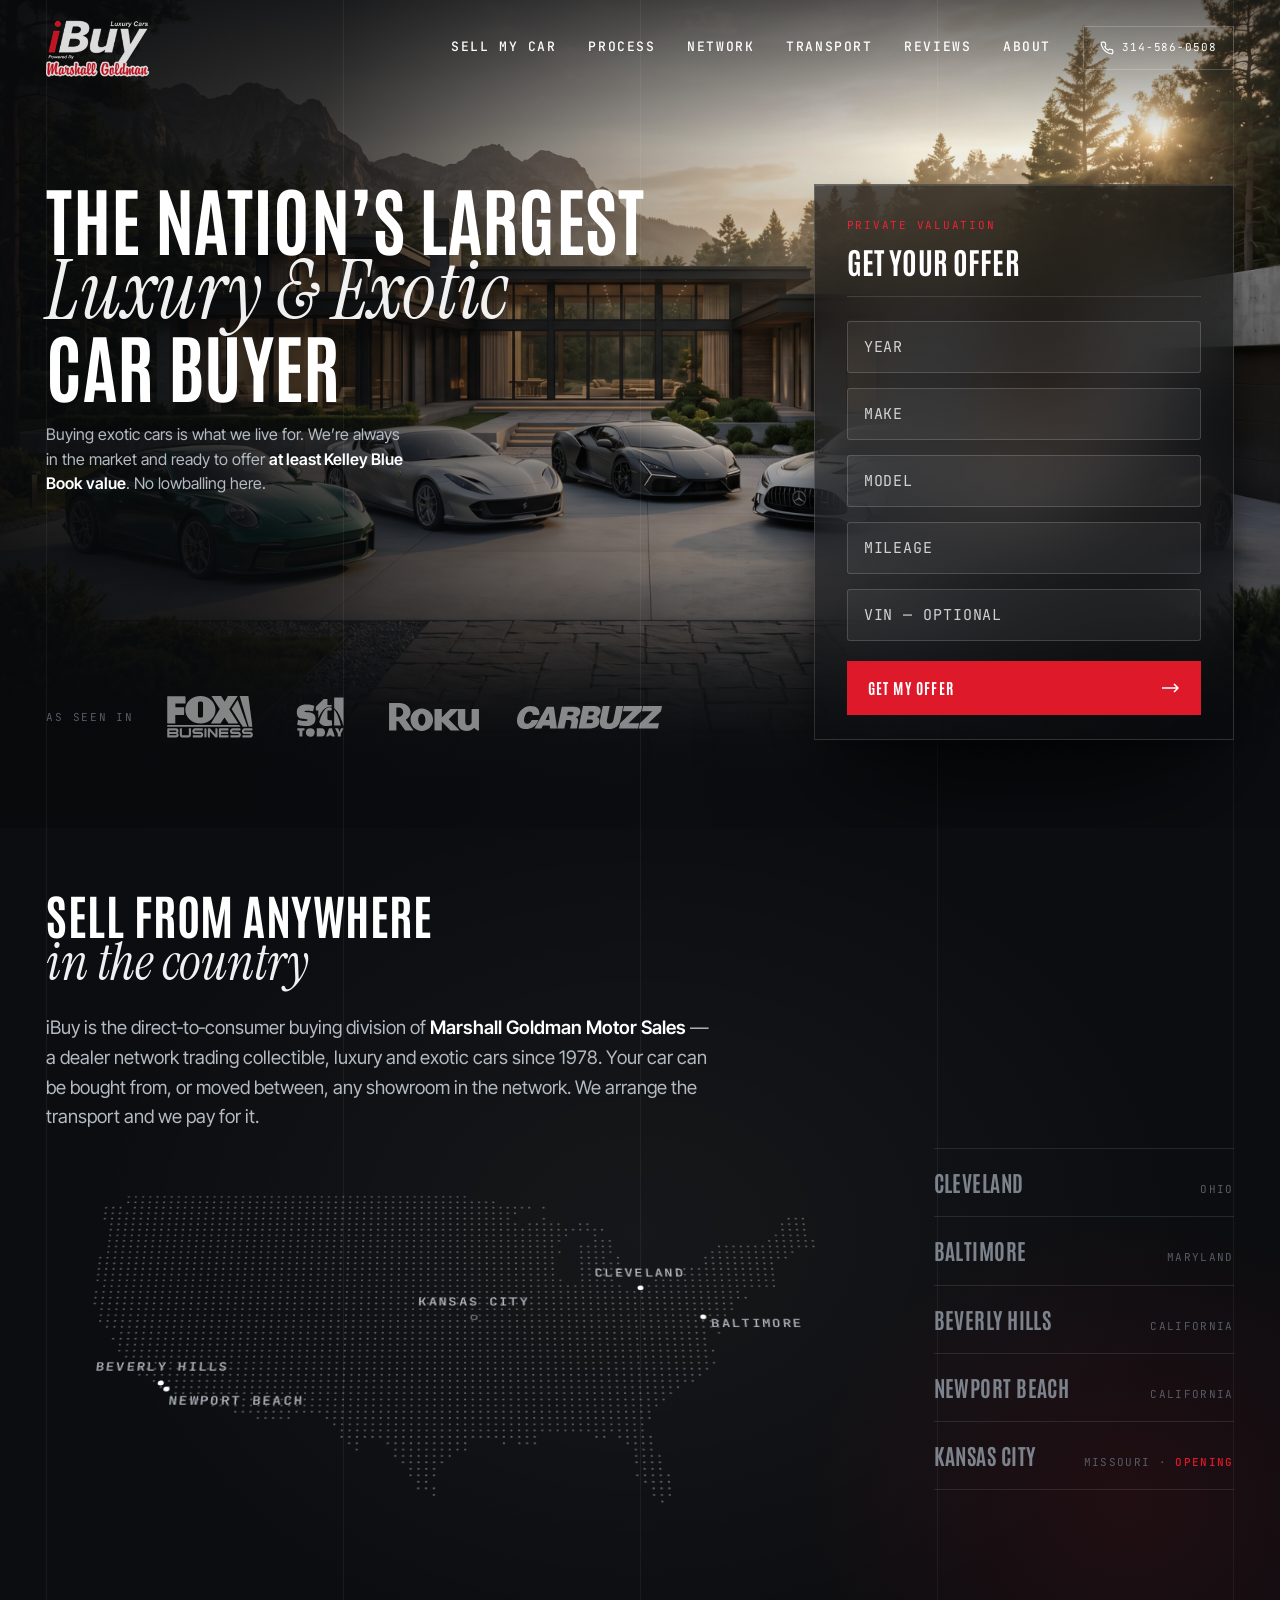
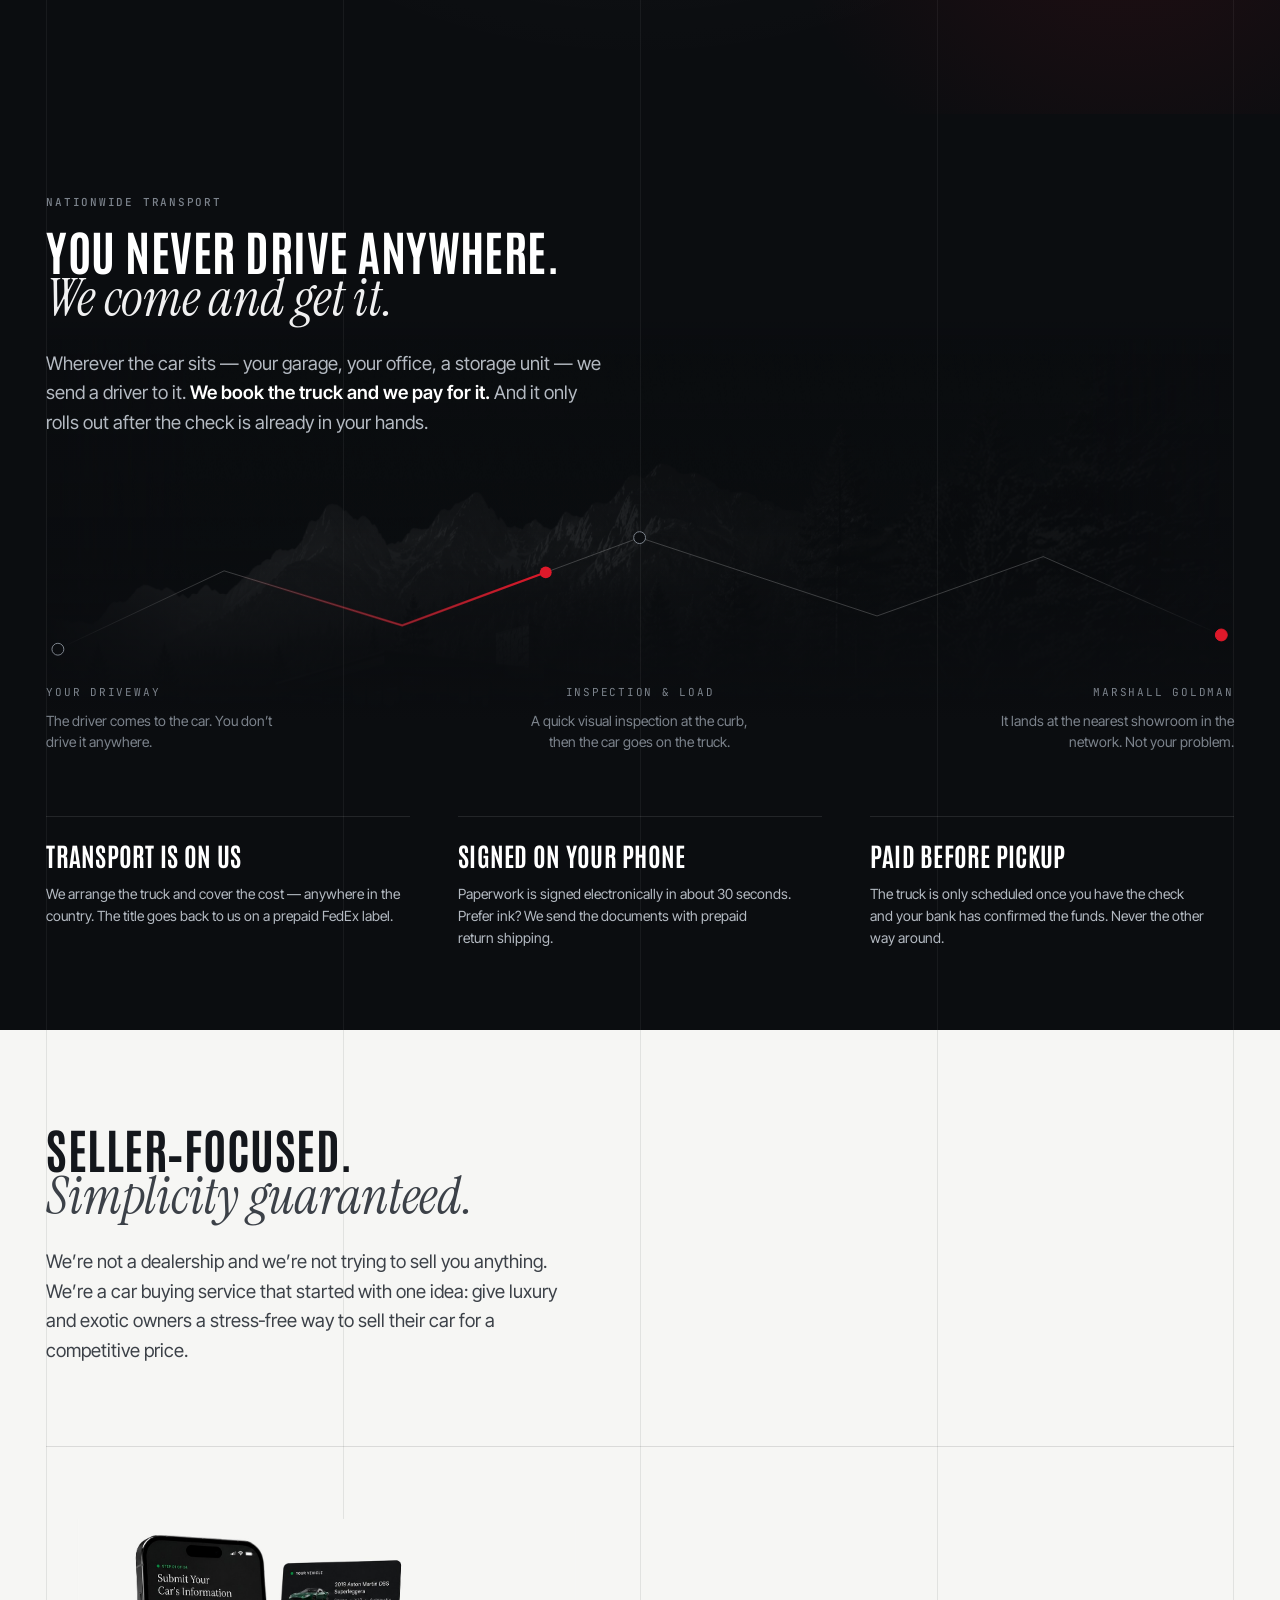
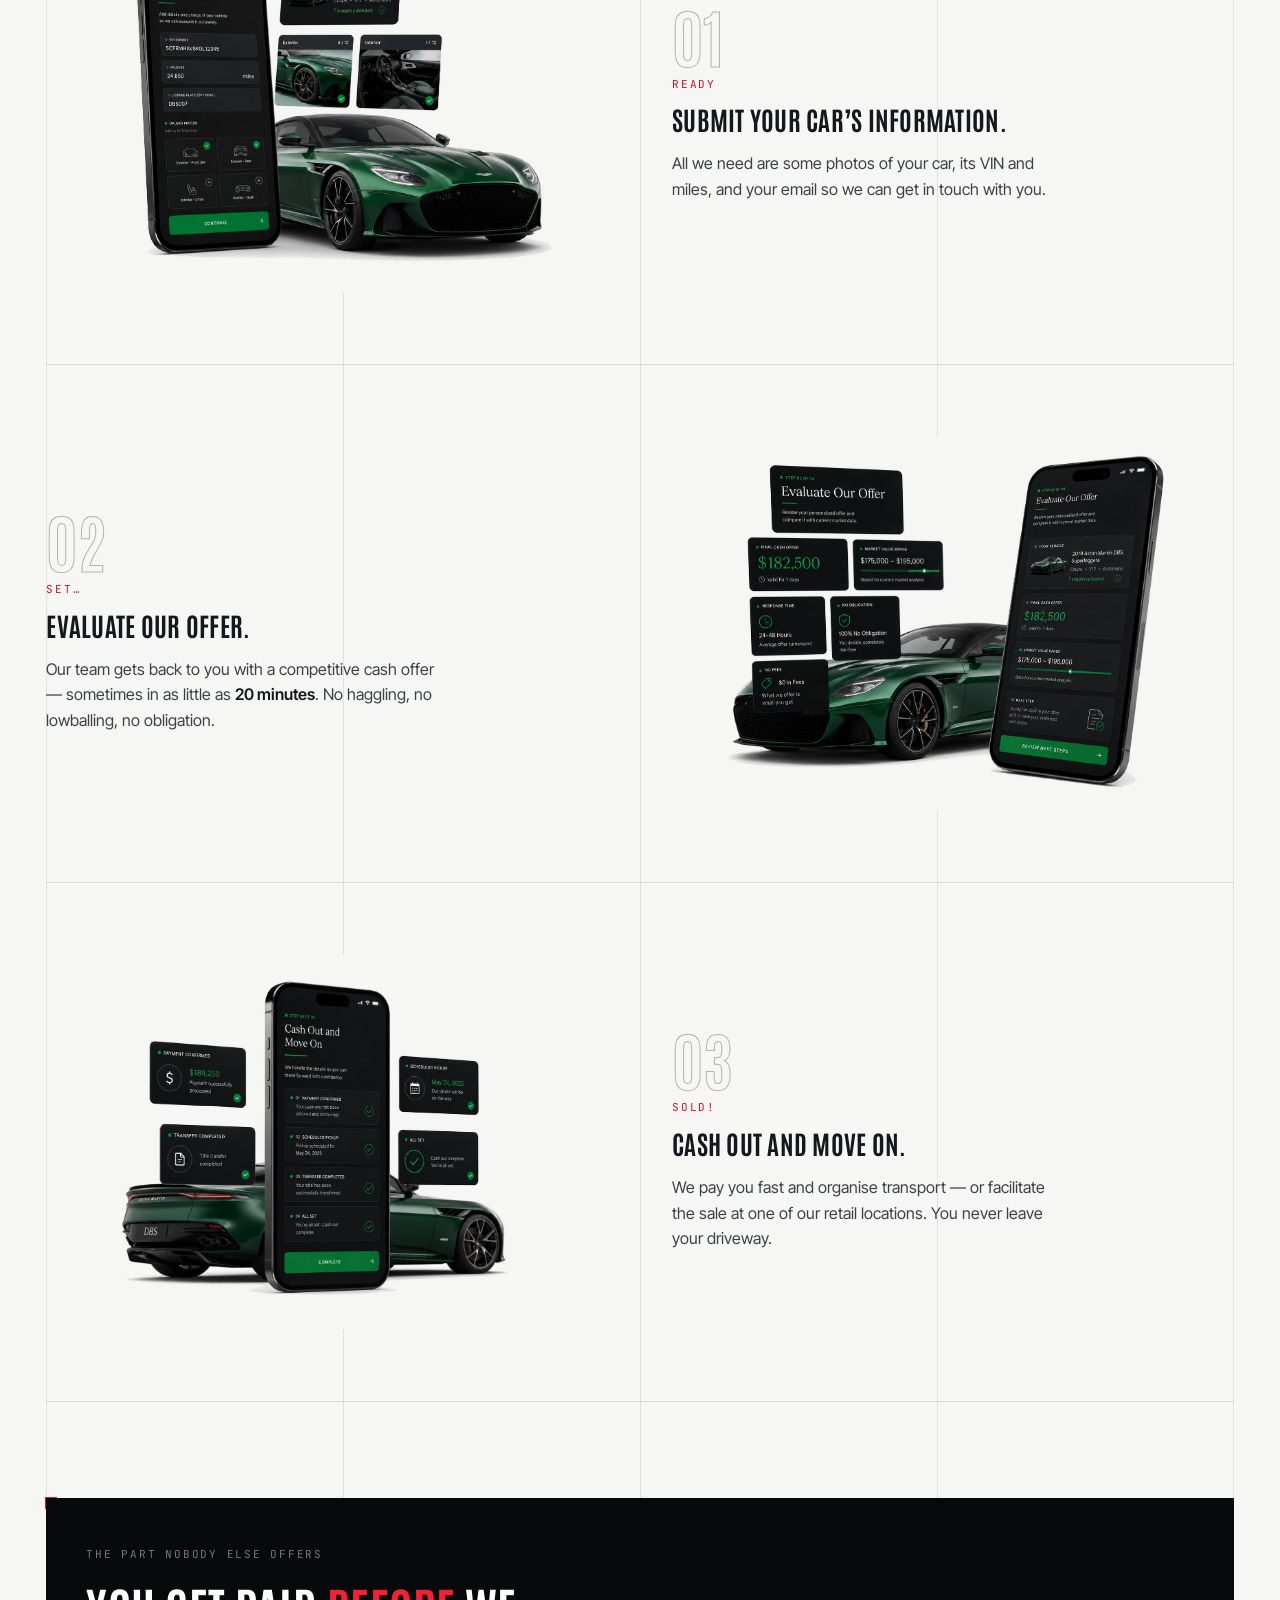
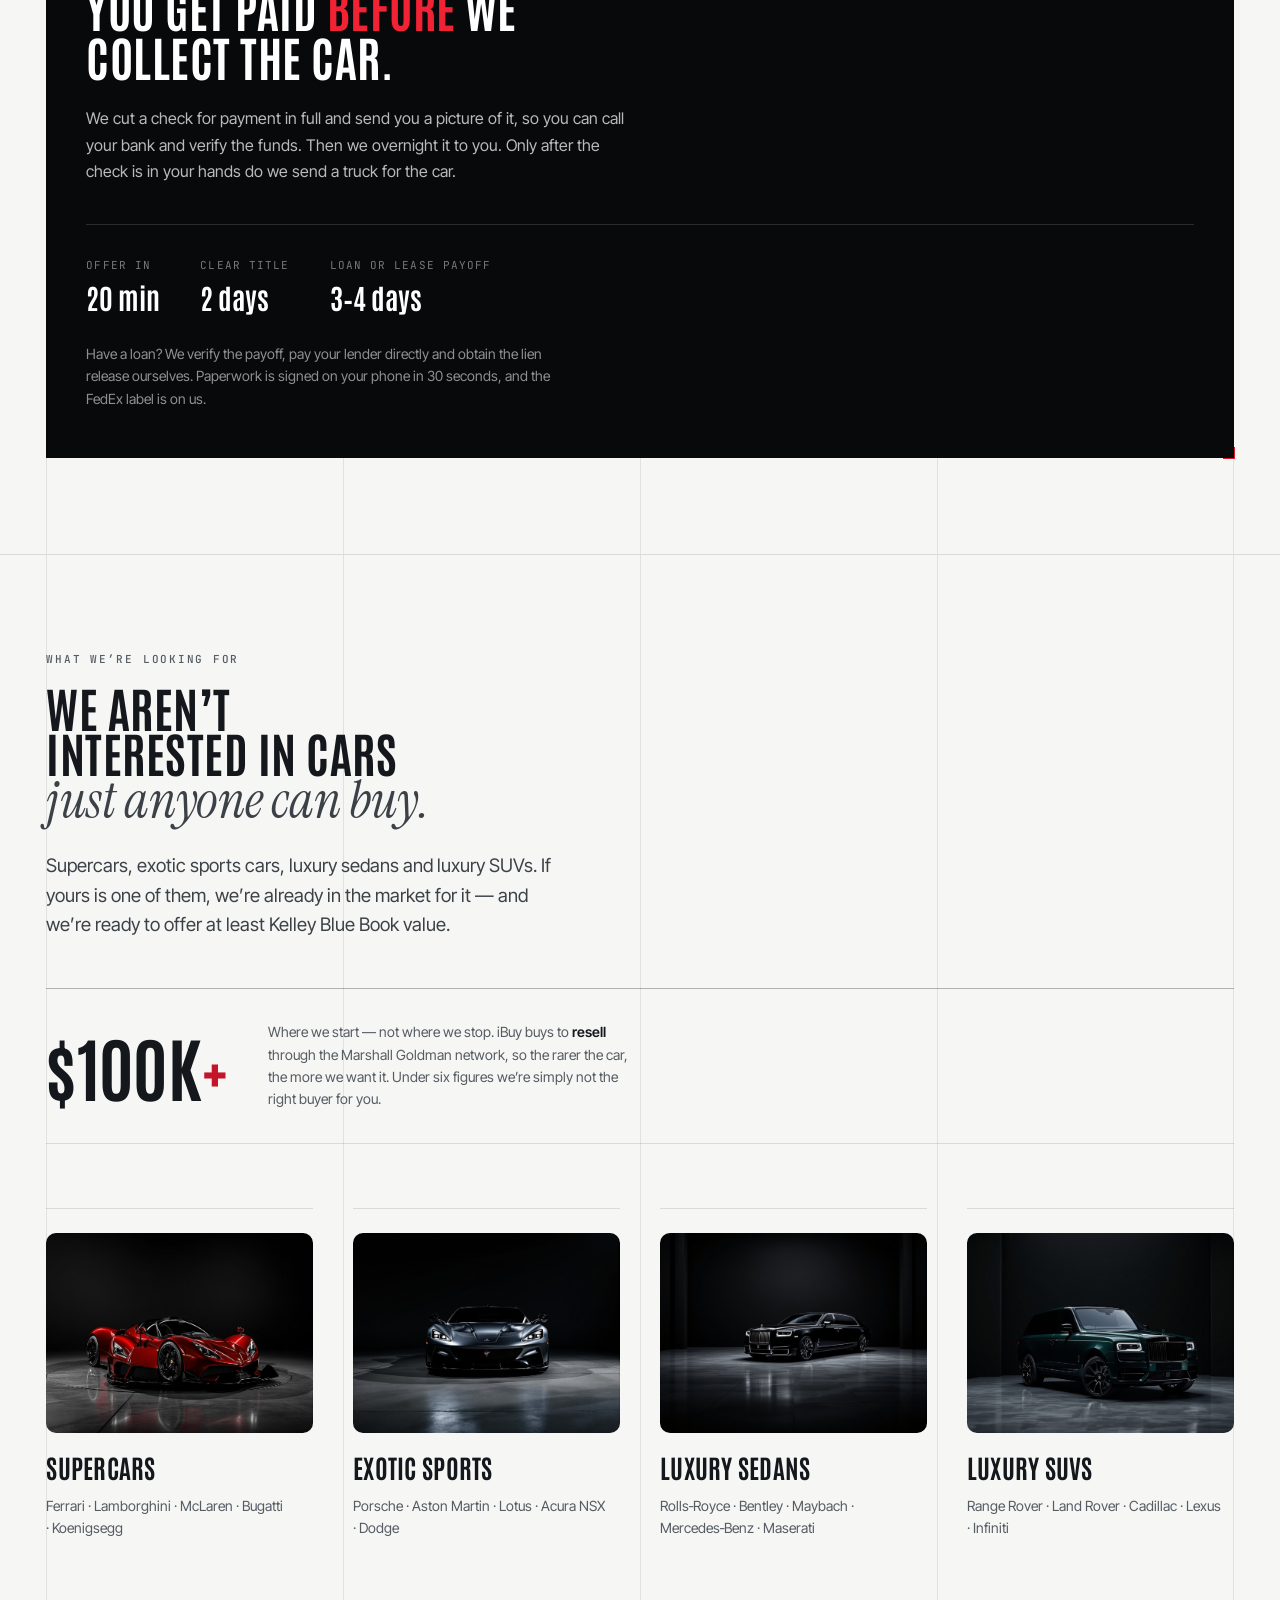
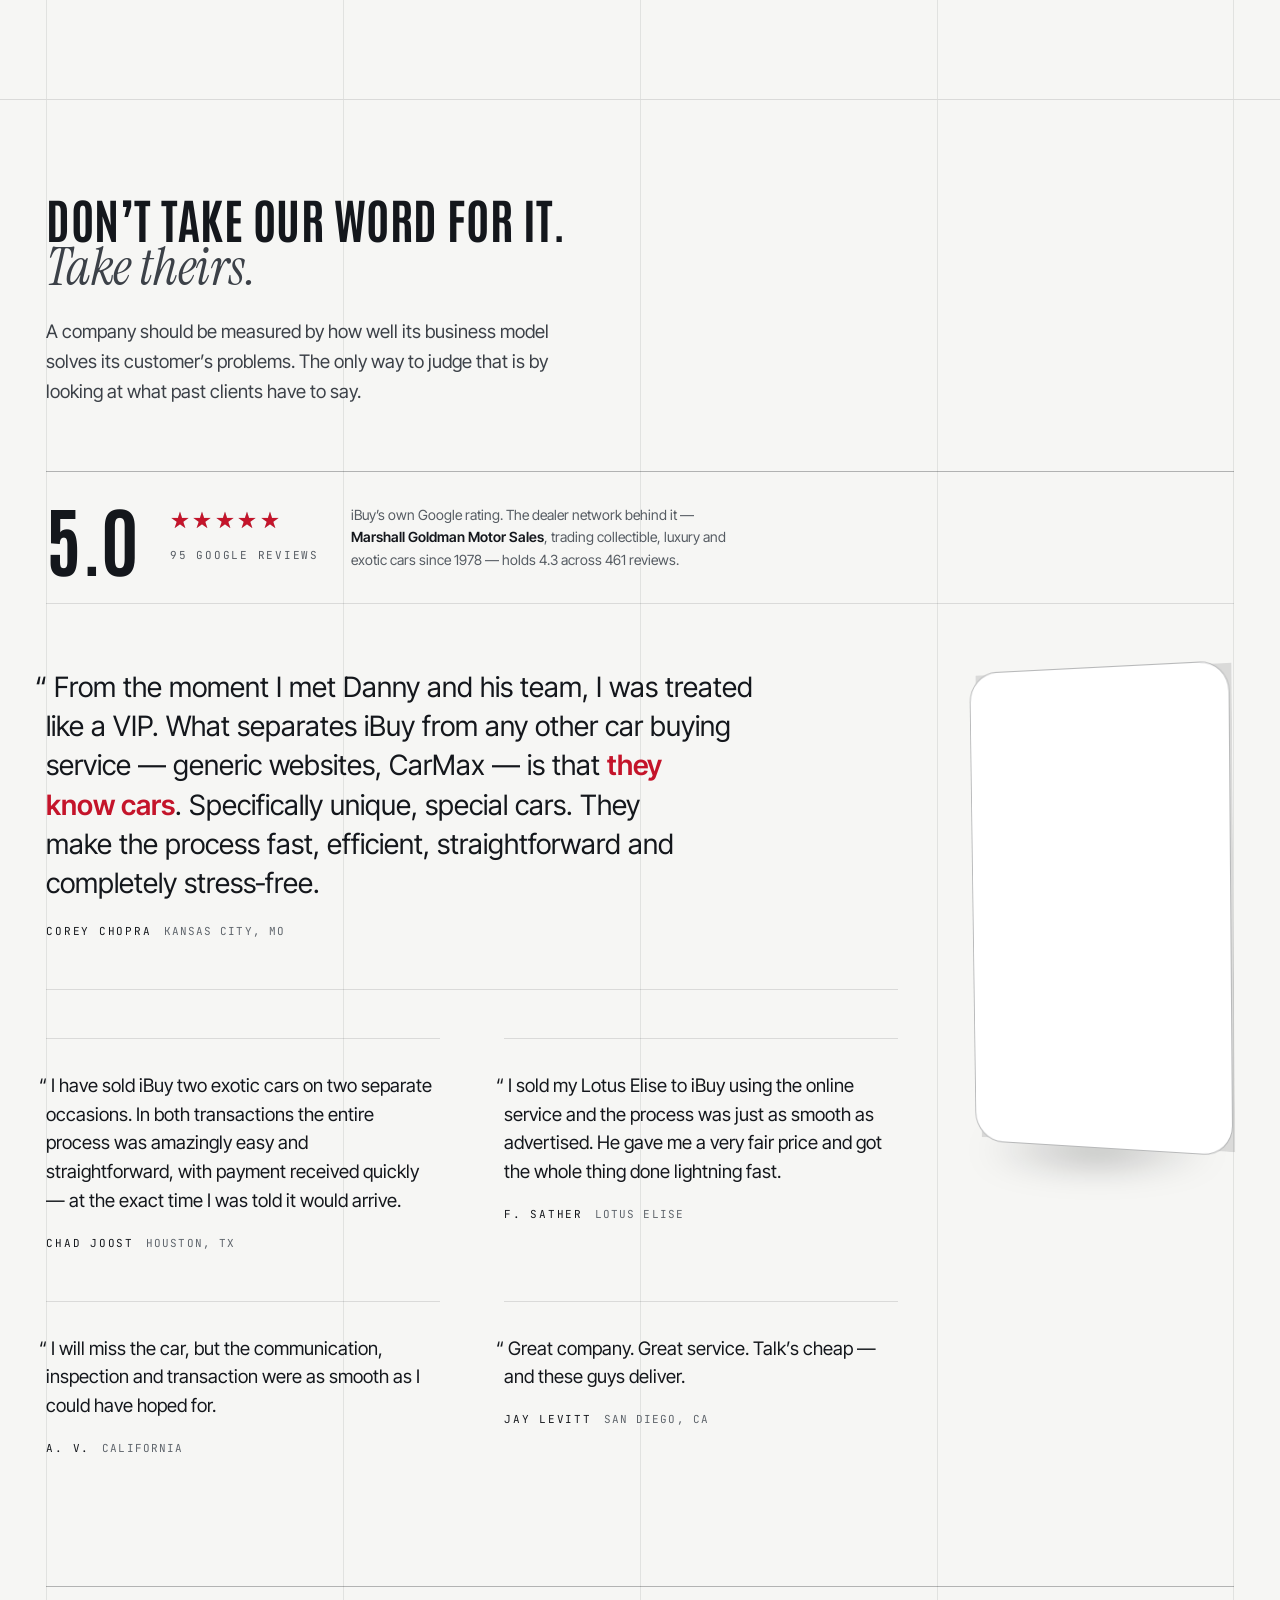
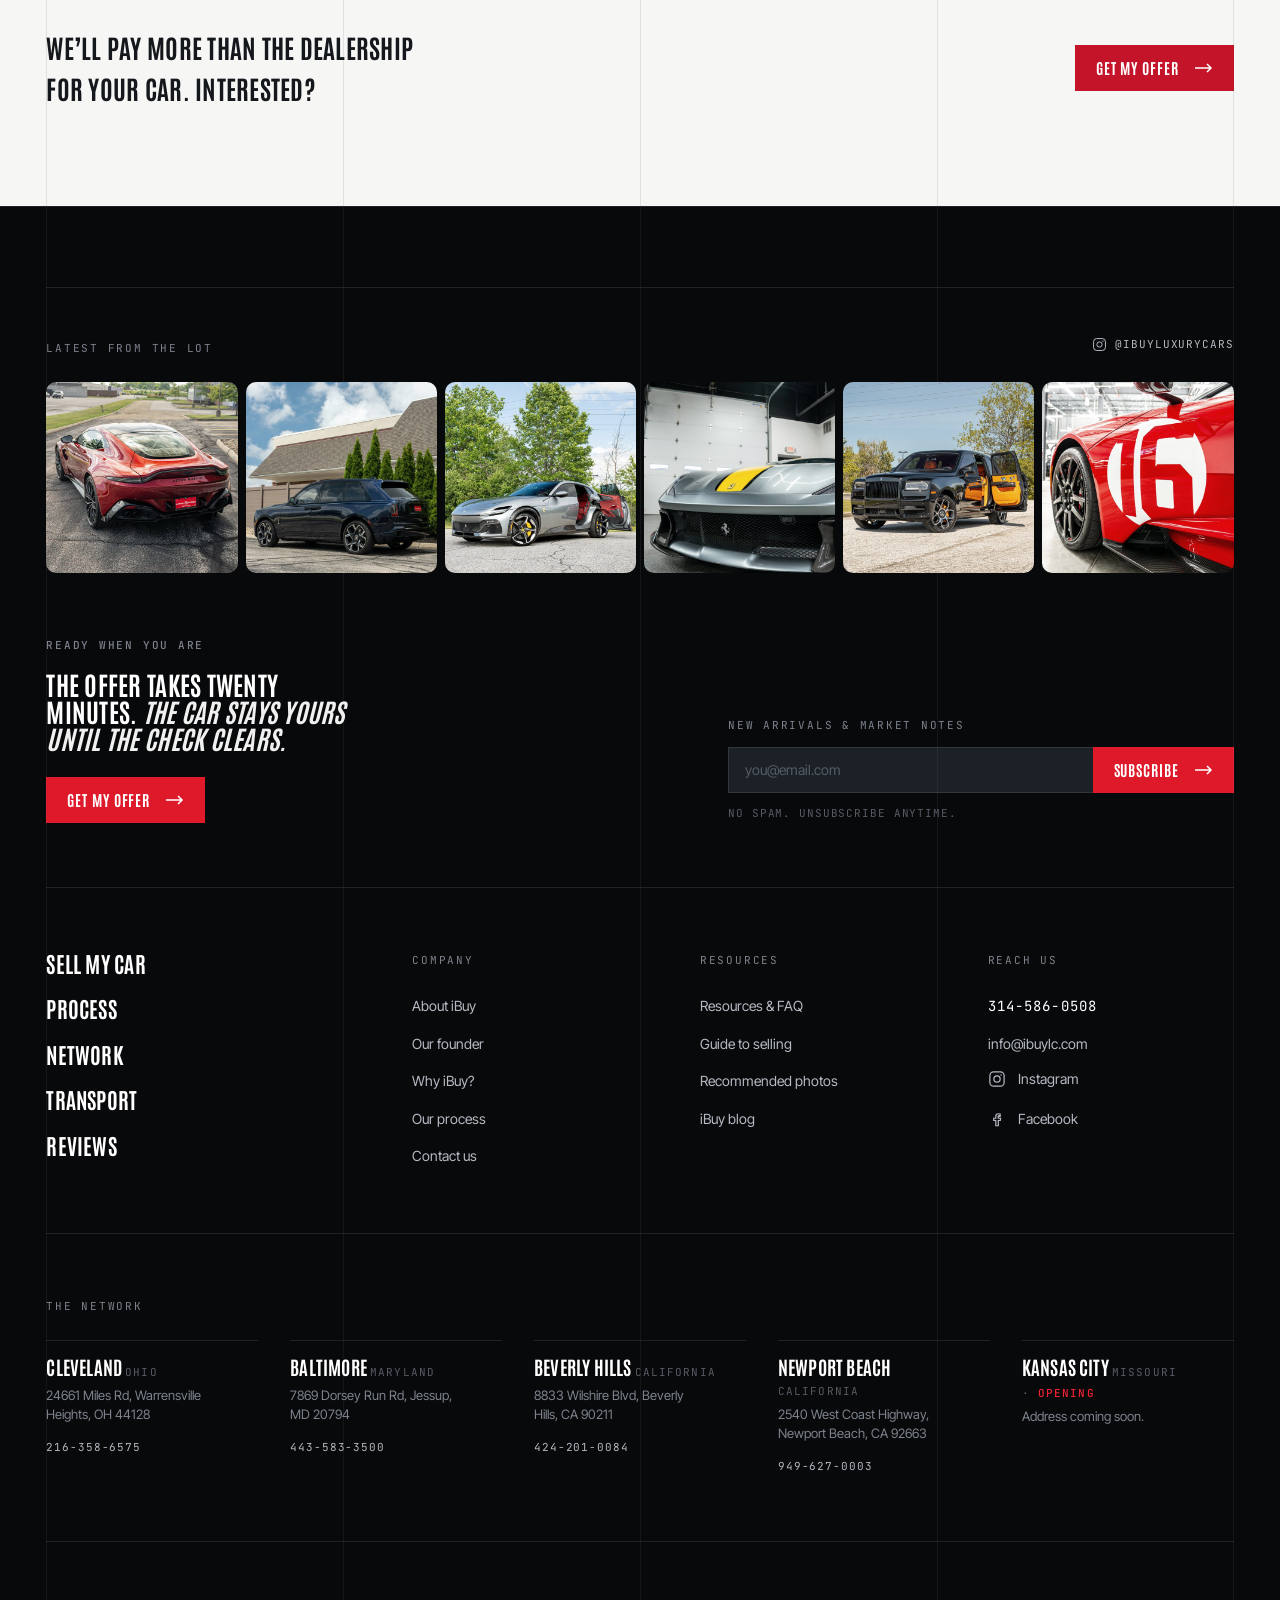
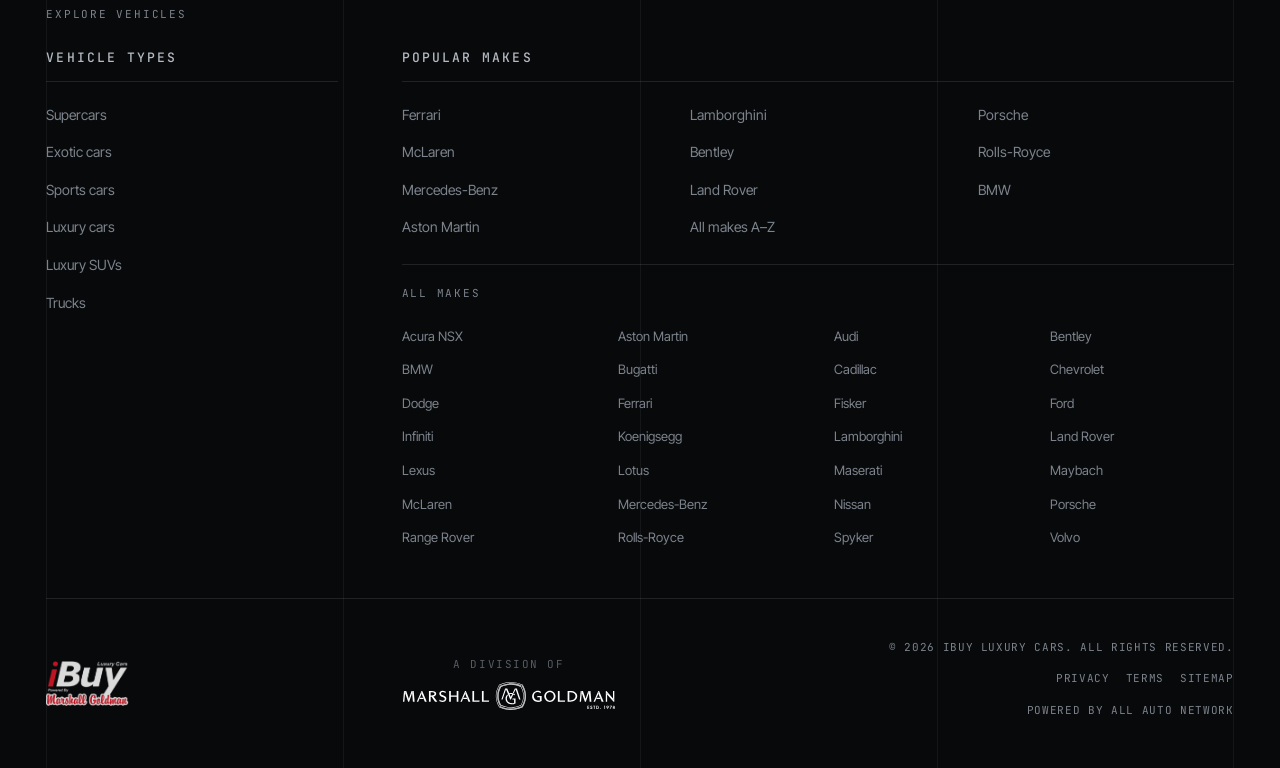
<file: index.html>
<!doctype html>
<html lang="en">
<head>
  <meta charset="utf-8">
  <meta name="viewport" content="width=device-width, initial-scale=1">

  <title>Sell Your Luxury or Exotic Car | iBuy Luxury Cars</title>
  <meta name="description" content="Get a real cash offer on your luxury or exotic car within 24 hours. No lowball offers, no consignment, no hoops. iBuy Luxury Cars — a division of Marshall Goldman Motor Sales.">

  <link rel="preconnect" href="https://fonts.googleapis.com">
  <link rel="preconnect" href="https://fonts.gstatic.com" crossorigin>
  <link href="https://fonts.googleapis.com/css2?family=Antonio:wght@400;600;700&family=Inter+Tight:wght@400;500;600&family=Instrument+Serif:ital@0;1&family=JetBrains+Mono:wght@400;500&display=swap" rel="stylesheet">

  <link rel="stylesheet" href="css/tokens.css">
  <link rel="stylesheet" href="css/base.css">
  <link rel="stylesheet" href="css/sections/hero.css">
  <link rel="stylesheet" href="css/sections/network.css">
  <link rel="stylesheet" href="css/sections/transport.css">
  <link rel="stylesheet" href="css/sections/process.css">
  <link rel="stylesheet" href="css/sections/buy.css">
  <link rel="stylesheet" href="css/sections/reviews.css">
  <link rel="stylesheet" href="css/sections/footer.css">
  <link rel="stylesheet" href="css/sections/quote-glass.css">
  <link rel="stylesheet" href="css/footer3.css">
</head>

<body>
  <a class="skip-link" href="#quote-form">Skip to offer form</a>

  <!-- ======================================================================
       HEADER
       ====================================================================== -->
  <header class="header" id="header">
    <div class="container header__inner">

      <a class="header__logo" href="/" aria-label="iBuy Luxury Cars — home">
        <img src="assets/img/logo.png" alt="iBuy Luxury Cars, powered by Marshall Goldman" width="183" height="102">
      </a>

      <nav class="header__nav" aria-label="Main">
        <a class="header__link" href="#quote-form">Sell my car</a>
        <a class="header__link" href="#process">Process</a>
        <a class="header__link" href="#network">Network</a>
        <a class="header__link" href="#transport">Transport</a>
        <a class="header__link" href="#reviews">Reviews</a>
        <a class="header__link" href="about.html">About</a>
      </nav>

      <a class="header__phone" href="tel:+13145860508">
        <svg viewBox="0 0 24 24" fill="none" stroke="currentColor" stroke-width="2" stroke-linecap="round" stroke-linejoin="round" aria-hidden="true">
          <path d="M22 16.92v3a2 2 0 0 1-2.18 2 19.79 19.79 0 0 1-8.63-3.07 19.5 19.5 0 0 1-6-6 19.79 19.79 0 0 1-3.07-8.67A2 2 0 0 1 4.11 2h3a2 2 0 0 1 2 1.72c.13.96.36 1.9.7 2.81a2 2 0 0 1-.45 2.11L8.09 9.91a16 16 0 0 0 6 6l1.27-1.27a2 2 0 0 1 2.11-.45c.9.34 1.85.57 2.81.7A2 2 0 0 1 22 16.92z"/>
        </svg>
        <span>314-586-0508</span>
      </a>

      <button class="header__burger" type="button" aria-label="Open menu" aria-expanded="false">
        <svg width="18" height="12" viewBox="0 0 18 12" fill="none" stroke="currentColor" stroke-width="1.5" aria-hidden="true">
          <path d="M0 1h18M0 6h18M0 11h18"/>
        </svg>
      </button>

    </div>
  </header>

  <main id="main">

    <!-- ====================================================================
         SECTION 01 — HERO
         Слева обещание, справа форма. Внизу пресса + подсказка скролла.
         ==================================================================== -->
    <section class="hero" aria-labelledby="hero-title">

      <!-- Клиент просил кинематографичный видео-герой; съёмка будет, когда
           достроят объект. Разметка уже видео-готовая: пока источника нет,
           браузер показывает poster — тот же кадр. Придёт footage — добавляем
           <source>, и больше ничего не трогаем. -->
      <div class="hero__media">
        <video poster="assets/img/hero-lineup.jpg"
               autoplay muted loop playsinline preload="none"
               aria-label="A lineup of luxury and exotic cars parked at a modern estate at sunset.">
          <!-- <source src="assets/video/hero.webm" type="video/webm"> -->
          <!-- <source src="assets/video/hero.mp4"  type="video/mp4"> -->
        </video>
      </div>

      <div class="hero__scrim" aria-hidden="true"></div>

      <!-- Колоночная сетка — видимая конструкция кадра -->
      <div class="hero__grid" aria-hidden="true">
        <span></span><span></span><span></span><span></span>
      </div>

      <!-- ЗЕМЛЯ.
           Телеметрия лежит на бетоне перед машинами, в перспективе — как цифры
           на поле в elemets.jpg и подписи по рельефу в MAP.jpg. Не наклейка
           поверх кадра: буквы живут в его пространстве.
           Вырез машин для этого не нужен — земля и так перед ними. -->
      <!-- Пустая в покое. Оживает только под цифру: наведение на машину или
           оценка. Дежурный текст тут был дублем секции 02 (она делает то же,
           но по-настоящему — картой) и просто лежал поперёк машин. -->
      <div class="hero__ground" aria-hidden="true">
        <div class="ground__plane">
          <p class="ground__line" data-slot="ground-label"></p>
          <p class="ground__figure" data-slot="ground-figure"></p>
          <p class="ground__line ground__line--sub" data-slot="ground-sub"></p>
        </div>
      </div>

      <div class="container hero__inner">

        <!-- Левая колонка -->
        <div class="hero__copy">

          <h1 class="hero__title" id="hero-title" data-rise="side">
            The Nation&rsquo;s Largest
            <em>Luxury &amp; Exotic</em>
            Car Buyer
          </h1>

          <!-- Текст с оригинала (ibuylc.com), сжатый. Свой лид я выбросил:
               у клиента формулировки точнее и это его голос, а не мой. -->
          <p class="hero__lead" data-rise>
            Buying exotic cars is what we live for. We&rsquo;re always in the market
            and ready to offer <strong>at least Kelley Blue Book value</strong>.
            No lowballing here.
          </p>

          <!-- TRUST BAR живёт в левой колонке и прижат к её низу (margin-top:
               auto). Колонка тянется до высоты формы, поэтому нижняя линия
               логотипов совпадает с нижним краем формы сама — без подгонки
               отступами, которая ломалась бы при смене высоты формы.

               Векторы Alex'а, прогнанные через svgo: было ~1 МБ, стало 20 КБ
               (Fox весил 712 КБ; Roku — 268 КБ, внутри семь base64-растров и
               ни одного viewBox). У Post-Dispatch снята красная подложка: иначе
               при перекраске в белый он превращался в сплошной прямоугольник.

               Цвет задаётся из CSS (filter), а не в файлах: логотипы обязаны
               быть монохромными, иначе фиолетовый Roku, красный CarBuzz и
               зелёный Trustpilot устроят радугу и подерутся с нашим
               единственным акцентом. -->
          <div class="trust" data-rise>
            <p class="trust__label">As seen in</p>
            <ul class="trust__list">
              <li><img class="trust__logo trust__logo--fox"  src="assets/img/logos/fox-business.svg"  alt="Fox Business"></li>
              <li><img class="trust__logo trust__logo--stl"  src="assets/img/logos/post-dispatch.svg" alt="St. Louis Post-Dispatch"></li>
              <li><img class="trust__logo trust__logo--roku" src="assets/img/logos/roku.svg"          alt="Roku"></li>
              <li><img class="trust__logo trust__logo--buzz" src="assets/img/logos/carbuzz.svg"       alt="CarBuzz"></li>

              <!-- TRUSTPILOT ОТКЛЮЧЁН. Проверено 13.07.2026 на самом Trustpilot:
                   у ibuylc.com профиль заявлен с июня 2021, но отзывов — НОЛЬ.
                   Страница так и называется: «Be the first to review ibuylc.com».
                   Логотип здесь обещал бы соцдоказательство, которого нет, а тот,
                   кто кликнет, упрётся в пустой профиль. Хуже, чем не иметь его.

                   Клиент в брифе просит GOOGLE Reviews — вот там отзывы реальные.
                   Появятся отзывы на Trustpilot — раскомментировать.

              <li><img class="trust__logo trust__logo--trust" src="assets/img/logos/trustpilot.svg" alt="Trustpilot"></li>
              -->
            </ul>
          </div>

        </div>

        <!-- Правая колонка: форма. Смысл всей секции.
             На текущем сайте она есть только на главной — на 30 SEO-лендингах
             формы нет вообще. -->
        <div class="quote" data-rise>

          <div class="quote__head">
            <p class="quote__eyebrow">Private valuation</p>
            <h2 class="quote__title">Get your offer</h2>
          </div>

          <form class="quote__form" id="quote-form" novalidate>

            <div class="quote__grid">

              <div class="field">
                <label class="field__label" for="q-year">Year</label>
                <input class="field__input" id="q-year" name="year" type="text"
                       inputmode="numeric" autocomplete="off" placeholder="Year" required>
                <span class="field__error" data-error-for="q-year" aria-live="polite"></span>
              </div>

              <div class="field">
                <label class="field__label" for="q-make">Make</label>
                <input class="field__input" id="q-make" name="make" type="text"
                       autocomplete="off" placeholder="Make" required>
                <span class="field__error" data-error-for="q-make" aria-live="polite"></span>
              </div>

              <div class="field">
                <label class="field__label" for="q-model">Model</label>
                <input class="field__input" id="q-model" name="model" type="text"
                       autocomplete="off" placeholder="Model" required>
                <span class="field__error" data-error-for="q-model" aria-live="polite"></span>
              </div>

              <div class="field">
                <label class="field__label" for="q-mileage">Mileage</label>
                <input class="field__input" id="q-mileage" name="mileage" type="text"
                       inputmode="numeric" autocomplete="off" placeholder="Mileage" required>
                <span class="field__error" data-error-for="q-mileage" aria-live="polite"></span>
              </div>

              <div class="field field--full">
                <label class="field__label" for="q-vin">
                  VIN <span class="field__optional">— optional</span>
                </label>
                <input class="field__input" id="q-vin" name="vin" type="text"
                       autocomplete="off" placeholder="VIN — optional">
                <span class="field__error" data-error-for="q-vin" aria-live="polite"></span>
              </div>

            </div>

            <button class="btn btn--primary btn--block" type="submit">
              Get my offer
              <svg width="18" height="10" viewBox="0 0 18 10" fill="none" stroke="currentColor" stroke-width="1.5" aria-hidden="true">
                <path d="M0 5h16M12 1l4 4-4 4"/>
              </svg>
            </button>

          </form>

        </div>

      </div>

      <!-- ====================================================================
           ВРЕМЕННО ОТКЛЮЧЕНО: приборный блок + лента выкупленных машин.
           На их месте сейчас trust bar (ниже).

           Живая оценка на бетоне при этом ПРОДОЛЖАЕТ работать: в main.js узлы
           readout и lineup стали необязательными. Раскомментируешь — оживёт
           обратно, править JS не нужно.

           ВНИМАНИЕ: внутри блока не должно быть вложенных комментариев и даже
           упоминания закрывающей последовательности. HTML-комментарии не
           вкладываются: первая же такая последовательность закроет внешний
           комментарий, часть разметки оживёт, а её остаток вылезет на страницу
           текстом. Ровно на это здесь уже наступили дважды.

      <div class="instrument">

        <div class="readout" id="readout" aria-live="polite">

          <div class="readout__pane is-active" data-pane="default">
            <ul class="readout__stats">
              <li><b>24 h</b><span>Cash offer</span></li>
              <li><b>KBB+</b><span>Minimum value</span></li>
              <li><b>50</b><span>States covered</span></li>
            </ul>
          </div>

          <div class="readout__pane" data-pane="car">
            <p class="readout__name" data-slot="name"></p>
            <dl class="readout__grid">
              <div><dt>Paid</dt><dd data-slot="paid"></dd></div>
              <div><dt>Acquired</dt><dd data-slot="where"></dd></div>
              <div><dt>Offer in</dt><dd data-slot="time"></dd></div>
            </dl>
          </div>

          <div class="readout__pane" data-pane="estimate">
            <p class="readout__name">
              Estimated offer
              <b class="readout__status" data-slot="status">Computing</b>
            </p>
            <p class="readout__figure" data-slot="range">&mdash;</p>
            <p class="readout__compare" data-slot="compare"></p>
          </div>

        </div>

        <div class="lineup">
          <span class="lineup__label">Recently acquired</span>

          <ul class="lineup__list" id="lineup">
            <li>
              <button class="lineup__item" type="button"
                      data-name="Ferrari 812 Superfast &mdash; 2021 &middot; 4,200 mi"
                      data-paid="$289,000" data-where="Beverly Hills" data-time="19 hours">
                812 Superfast
              </button>
            </li>
            <li>
              <button class="lineup__item" type="button"
                      data-name="Lamborghini Revuelto &mdash; 2024 &middot; 1,100 mi"
                      data-paid="$561,000" data-where="Newport Beach" data-time="11 hours">
                Revuelto
              </button>
            </li>
            <li>
              <button class="lineup__item" type="button"
                      data-name="Mercedes-AMG GT Black Series &mdash; 2022 &middot; 6,800 mi"
                      data-paid="$342,000" data-where="Cleveland" data-time="22 hours">
                AMG GT Black
              </button>
            </li>
            <li>
              <button class="lineup__item" type="button"
                      data-name="Porsche 911 GT3 Touring &mdash; 2023 &middot; 3,400 mi"
                      data-paid="$237,000" data-where="Kansas City" data-time="14 hours">
                911 GT3
              </button>
            </li>
            <li>
              <button class="lineup__item" type="button"
                      data-name="McLaren 720S Spider &mdash; 2021 &middot; 8,900 mi"
                      data-paid="$258,000" data-where="Maryland" data-time="16 hours">
                720S Spider
              </button>
            </li>
          </ul>
        </div>

      </div>

           ==================================================================== -->

    </section>


    <!-- ====================================================================
         SECTION 02 — NETWORK
         Требования клиента №3 и №4: сеть Marshall Goldman и перегон машин
         между локациями + доставка по стране.

         Адреса и телефоны — НАСТОЯЩИЕ, сняты с marshallgoldman.com.
         Kansas City клиент назвал в брифе, но на сайте Marshall Goldman его
         нет — вероятно, это и есть тот «новый объект, который достраивается».
         Адрес ему не выдуман: помечен как открывающийся.
         ==================================================================== -->
    <!-- ТЁМНАЯ. Карта работает кадром — светящиеся точки, дуги перегона, пинг
         источника — и на светлом теряет всю драму. Светлое начинается со
         следующей секции (см. .theme-light в tokens.css). -->
    <section class="network" id="network" aria-labelledby="network-title">

      <!-- Колоночная сетка. Та же, что в герое: конструкция листа идёт насквозь. -->
      <div class="gridlines" aria-hidden="true">
        <span></span><span></span><span></span><span></span>
      </div>
      <div class="container">

        <header class="network__head">
          <h2 class="network__title" id="network-title" data-rise="side">
            Sell from anywhere
            <em>in the country</em>
          </h2>

          <p class="network__lead" data-rise>
            iBuy is the direct&#8209;to&#8209;consumer buying division of
            <strong>Marshall Goldman Motor Sales</strong> &mdash; a dealer network
            trading collectible, luxury and exotic cars since 1978. Your car can be
            bought from, or moved between, any showroom in the network. We arrange
            the transport and we pay for it.
          </p>
        </header>

        <div class="network__body">

          <!-- Карта. Наклонена в перспективе: плоская читается как схема,
               наклонённая — как местность. Приём тот же, что у «земли» в герое.

               ДВА СЛОЯ, и это принципиально:
               · .map__stage — наклонён. В нём точки страны (canvas) и маркеры
                 с подписями (SVG). Подписи ложатся НА местность, кольца пинга
                 становятся эллипсами — так и должно быть на плоскости в перспективе.
               · .map__air — НЕ наклонён, лежит поверх. В нём дуги перегона.
                 Если бы они жили в наклонённой плоскости, то легли бы на землю
                 крашеными полосами. В отдельном слое они выгибаются НАД страной —
                 и только тогда читаются как маршруты.

               Концы дуг берутся из реальных экранных координат маркеров после
               3D-трансформа (см. network.js), а не считаются заново. -->
          <figure class="map">

            <div class="map__stage">
              <canvas class="map__dots" aria-hidden="true"></canvas>

              <svg class="map__svg" viewBox="0 0 1000 528" role="img"
                   aria-label="Map of the United States showing Marshall Goldman showrooms in Cleveland, Baltimore, Beverly Hills, Newport Beach, and a new Kansas City location.">
                <g class="map__markers">
                <g class="marker" data-city="cleveland" transform="translate(748.1 172.9)">
                  <circle class="marker__ping" r="4"></circle>
                  <circle class="marker__ping" r="4"></circle>
                  <circle class="marker__ping" r="4"></circle>
                  <circle class="marker__halo" r="14"></circle>
                  <circle class="marker__dot" r="4"></circle>
                  <text class="marker__label" x="0" y="-20">Cleveland</text>
                </g>
                <g class="marker" data-city="baltimore" transform="translate(830.2 222.7)">
                  <circle class="marker__ping" r="4"></circle>
                  <circle class="marker__ping" r="4"></circle>
                  <circle class="marker__ping" r="4"></circle>
                  <circle class="marker__halo" r="14"></circle>
                  <circle class="marker__dot" r="4"></circle>
                  <text class="marker__label" x="10" y="18">Baltimore</text>
                </g>
                <g class="marker" data-city="beverlyHills" transform="translate(109.2 333.3)">
                  <circle class="marker__ping" r="4"></circle>
                  <circle class="marker__ping" r="4"></circle>
                  <circle class="marker__ping" r="4"></circle>
                  <circle class="marker__halo" r="14"></circle>
                  <circle class="marker__dot" r="4"></circle>
                  <text class="marker__label" x="0" y="-20">Beverly Hills</text>
                </g>
                <g class="marker" data-city="newportBeach" transform="translate(117.4 343)">
                  <circle class="marker__ping" r="4"></circle>
                  <circle class="marker__ping" r="4"></circle>
                  <circle class="marker__ping" r="4"></circle>
                  <circle class="marker__halo" r="14"></circle>
                  <circle class="marker__dot" r="4"></circle>
                  <text class="marker__label" x="4" y="26">Newport Beach</text>
                </g>
                <g class="marker marker--soon" data-city="kansasCity" transform="translate(521.9 223.8)">
                  <circle class="marker__ping" r="4"></circle>
                  <circle class="marker__ping" r="4"></circle>
                  <circle class="marker__ping" r="4"></circle>
                  <circle class="marker__halo" r="14"></circle>
                  <circle class="marker__dot" r="4"></circle>
                  <text class="marker__label" x="0" y="-20">Kansas City</text>
                </g>
              </g>
              </svg>
            </div>

            <!-- Дуги перегона. Отдельный, НЕ наклонённый слой поверх плоскости —
                 иначе маршрут ляжет на землю. viewBox выставляется из JS
                 по реальному размеру карты в пикселях. -->
            <svg class="map__air" aria-hidden="true">
              <g class="map__arcs"></g>
            </svg>

          </figure>

          <!-- Список локаций -->
          <div class="network__side">
            <ul class="locs">

              <li>
                <button class="loc" type="button" data-city="cleveland"
                        data-name="Marshall Goldman Cleveland"
                        data-address="24661 Miles Rd, Warrensville Heights, OH 44128"
                        data-phone="216-358-6575">
                  <span class="loc__city">Cleveland</span>
                  <span class="loc__state">Ohio</span>
                </button>
              </li>

              <li>
                <button class="loc" type="button" data-city="baltimore"
                        data-name="Marshall Goldman Baltimore"
                        data-address="7869 Dorsey Run Rd, Jessup, MD 20794"
                        data-phone="443-583-3500">
                  <span class="loc__city">Baltimore</span>
                  <span class="loc__state">Maryland</span>
                </button>
              </li>

              <li>
                <button class="loc" type="button" data-city="beverlyHills"
                        data-name="Marshall Goldman Beverly Hills"
                        data-address="8833 Wilshire Blvd, Beverly Hills, CA 90211"
                        data-phone="424-201-0084">
                  <span class="loc__city">Beverly Hills</span>
                  <span class="loc__state">California</span>
                </button>
              </li>

              <li>
                <button class="loc" type="button" data-city="newportBeach"
                        data-name="Marshall Goldman Newport Beach"
                        data-address="2540 West Coast Highway, Newport Beach, CA 92663"
                        data-phone="949-627-0003">
                  <span class="loc__city">Newport Beach</span>
                  <span class="loc__state">California</span>
                </button>
              </li>

              <li>
                <button class="loc loc--soon" type="button" data-city="kansasCity"
                        data-name="Marshall Goldman Kansas City"
                        data-address="Opening soon — address to be confirmed">
                  <span class="loc__city">Kansas City</span>
                  <span class="loc__state">Missouri &middot; <b>Opening</b></span>
                </button>
              </li>

            </ul>

            <!-- Панель раскрывается при наведении на локацию -->
            <div class="locpanel" aria-live="polite">
              <p class="locpanel__name" data-slot="loc-name"></p>
              <p class="locpanel__address" data-slot="loc-address"></p>
              <a class="locpanel__phone" data-slot="loc-phone" href="#"></a>
            </div>

          </div>

        </div>

      </div>
    </section>


    <!-- ====================================================================
         SECTION 03 — TRANSPORT   (тёмная)
         Требование клиента №4: национальный конcierge и перевозка.

         Стоит сразу после карты намеренно: карта обещает «продавайте откуда
         угодно», и первый вопрос человека — «а как машина доедет из моего
         двора в Кливленд?». Здесь ответ, а не общие слова про concierge.

         ВСЕ ФАКТЫ — с ibuylc.com/our-process/, дословно по смыслу:
         «We send a driver to grab the car», грузовик заказывают и оплачивают
         они, водитель осматривает машину на месте, титул уезжает по
         предоплаченной FedEx-наклейке, бумаги подписываются с телефона
         (PandaDoc). Условия доставки — не то место, где можно выдумывать.
         ==================================================================== -->
    <section class="transport" id="transport" aria-labelledby="transport-title">

      <div class="gridlines" aria-hidden="true">
        <span></span><span></span><span></span><span></span>
      </div>

      <div class="container">

        <header class="transport__head">
          <p class="eyebrow">Nationwide transport</p>
          <h2 class="transport__title" id="transport-title" data-rise="side">
            You never drive anywhere.
            <em>We come and get it.</em>
          </h2>
          <p class="transport__lead" data-rise>
            Wherever the car sits &mdash; your garage, your office, a storage unit &mdash;
            we send a driver to it. <strong>We book the truck and we pay for it.</strong>
            And it only rolls out after the check is already in your hands.
          </p>
        </header>

        <!-- МАРШРУТ — ДУГА, а не прямая. Прямая читалась как полоса загрузки;
             дуга рифмуется с перегонами на карте выше (они там тоже выгнуты) и
             сразу говорит «это перелёт через страну», а не «шаг 1-2-3».

             Всё внутри SVG: и кривая, и точки, и каретка. Иначе не сходится —
             точка на прямой держится процентами, а на кривой её положение надо
             брать с самого пути. Каретку ведёт animateMotion по <mpath>: она
             идёт ровно по нарисованной линии при любой ширине экрана.

             Хвост — три «призрака», отстающих на 0.12/0.24/0.36с. На перегоне
             они растягиваются за кареткой в след, а на остановке догоняют её и
             сливаются — хвост пропадает сам, без отдельной анимации. -->
        <div class="rail" data-rise>

          <!-- Пейзаж ПОД маршрутом: каретка едет по горам, а не по пустоте.
               Кадр тот же, что в герое, только ночью — страница возвращается
               туда, откуда началась.

               Края растворены маской, поверх лежит скрим: подписи остановок
               идут прямо по кадру, и без него они бы тонули в кустах. -->
          <div class="rail__bg" aria-hidden="true">
            <img src="assets/img/transportation.png"
                 alt="" width="1920" height="805" loading="lazy">
          </div>

          <svg class="rail__svg" viewBox="0 0 1000 140" fill="none" aria-hidden="true">
            <defs>
              <!-- Линия растворяется к краям: маршрут приходит извне кадра и
                   уходит дальше — ровно то, что значит «по всей стране». -->
              <linearGradient id="rail-fade" x1="0" y1="0" x2="1" y2="0">
                <stop offset="0"    stop-color="currentColor" stop-opacity="0"/>
                <stop offset="0.14" stop-color="currentColor" stop-opacity="1"/>
                <stop offset="0.86" stop-color="currentColor" stop-opacity="1"/>
                <stop offset="1"    stop-color="currentColor" stop-opacity="0"/>
              </linearGradient>

              <!-- ЗАТУХАНИЕ СЛЕДА. Градиента ВДОЛЬ пути в SVG не существует —
                   линейный идёт по осям, а не по кривой. Поэтому хвост гасим не
                   обводкой, а МАСКОЙ: горизонтальный градиент, который едет
                   вместе с кареткой (x2 — её координата, x1 — на 260 позади).

                   Координаты головы посчитаны по времени, а не взяты линейно:
                   на ломаной длина пути и координата x расходятся (сегменты
                   разного наклона), и «на глаз» градиент отставал бы от каретки
                   на перегибах. -->
              <linearGradient id="trace-fade" gradientUnits="userSpaceOnUse"
                              x1="-250" y1="0" x2="10" y2="0">
                <stop offset="0" stop-color="#fff" stop-opacity="0"/>
                <stop offset="1" stop-color="#fff" stop-opacity="1"/>
                <animate attributeName="x2" dur="8s" repeatCount="indefinite" calcMode="linear"
                         keyTimes="0;0.125;0.1594;0.1938;0.2281;0.2625;0.2969;0.3313;0.3656;0.4;0.525;0.5594;0.5938;0.6281;0.6625;0.6969;0.7313;0.7656;0.8;1"
                         values="10; 10; 69; 129; 190; 253; 315; 376; 438; 499; 499; 561; 624; 686; 748; 809; 870; 930; 990; 990"/>
                <animate attributeName="x1" dur="8s" repeatCount="indefinite" calcMode="linear"
                         keyTimes="0;0.125;0.1594;0.1938;0.2281;0.2625;0.2969;0.3313;0.3656;0.4;0.525;0.5594;0.5938;0.6281;0.6625;0.6969;0.7313;0.7656;0.8;1"
                         values="-250; -250; -191; -131; -70; -7; 55; 116; 178; 239; 239; 301; 364; 426; 488; 549; 610; 670; 730; 730"/>
              </linearGradient>

              <mask id="trace-mask" maskUnits="userSpaceOnUse" x="0" y="0" width="1000" height="140">
                <rect x="0" y="0" width="1000" height="140" fill="url(#trace-fade)"/>
              </mask>
            </defs>

            <!-- ЛОМАНАЯ, а не гладкая дуга: маршрут прыгает по высотам, как
                 профиль перегона. Вершины между остановками — это не украшение,
                 а те самые «где-то там» между вашим двором и шоурумом.

                 Геометрия посчитана, а не подобрана: средняя остановка попадает
                 ровно на половину длины пути (0.5008), поэтому keyPoints каретки
                 остаются 0 / 0.5 / 1 и она встаёт точно в точку. -->
            <path id="rail-path" class="rail__curve"
                  d="M10 124 L150 58 L300 104 L500 30 L700 96 L840 46 L990 112"
                  stroke="url(#rail-fade)"/>

            <!-- Остановки сидят на вершинах ломаной: своя высота у каждой. -->
            <circle class="rail__ping"     cx="10"  cy="124" r="5" style="--i: 0"/>
            <circle class="rail__ping"     cx="500" cy="30"  r="5" style="--i: 1"/>
            <circle class="rail__ping"     cx="990" cy="112" r="5" style="--i: 2"/>

            <circle class="rail__stop" cx="10"  cy="124" r="5"/>
            <circle class="rail__stop" cx="500" cy="30"  r="5"/>
            <circle class="rail__stop rail__stop--end" cx="990" cy="112" r="5"/>

            <!-- СЛЕД. Два механизма, каждый делает своё:

                 1. dasharray/dashoffset — обрезают линию ВПЕРЕДИ каретки:
                    нарисован только пройденный участок. Доли те же, что у
                    каретки (0 → ½ → 1), поэтому голова линии всегда под ней.

                 2. Маска-градиент — гасит линию ПОЗАДИ: хвост длиной 260 плавно
                    уходит в ноль. Именно это даёт мягкий след вместо обрубка. -->
            <path class="rail__trace"
                  d="M10 124 L150 58 L300 104 L500 30 L700 96 L840 46 L990 112"
                  stroke-dasharray="1049"
                  mask="url(#trace-mask)">
              <animate attributeName="stroke-dashoffset" dur="8s" repeatCount="indefinite"
                       calcMode="linear" keyTimes="0;0.125;0.4;0.525;0.8;1"
                       values="1049; 1049; 524; 524; 0; 0"/>
            </path>

            <!-- Каретка. Держится 1с на каждой остановке: keyPoints повторяют
                 одно и то же значение, пока идёт стоянка. -->
            <circle class="rail__car" r="5" cx="0" cy="0">
              <animateMotion dur="8s" repeatCount="indefinite" calcMode="linear"
                             keyPoints="0;0;0.5;0.5;1;1" keyTimes="0;0.125;0.4;0.525;0.8;1">
                <mpath href="#rail-path"/>
              </animateMotion>
            </circle>
          </svg>

          <ol class="rail__stops">
            <li>
              <p class="rail__label">Your driveway</p>
              <p class="rail__note">
                The driver comes to the car. You don&rsquo;t drive it anywhere.
              </p>
            </li>
            <li>
              <p class="rail__label">Inspection &amp; load</p>
              <p class="rail__note">
                A quick visual inspection at the curb, then the car goes on the truck.
              </p>
            </li>
            <li>
              <p class="rail__label">Marshall Goldman</p>
              <p class="rail__note">
                It lands at the nearest showroom in the network. Not your problem.
              </p>
            </li>
          </ol>
        </div>

        <ul class="transport__facts" data-rise>
          <li>
            <h3 class="fact__title">Transport is on us</h3>
            <p class="fact__text">
              We arrange the truck and cover the cost &mdash; anywhere in the country.
              The title goes back to us on a prepaid FedEx label.
            </p>
          </li>
          <li>
            <h3 class="fact__title">Signed on your phone</h3>
            <p class="fact__text">
              Paperwork is signed electronically in about 30 seconds. Prefer ink?
              We send the documents with prepaid return shipping.
            </p>
          </li>
          <li>
            <h3 class="fact__title">Paid before pickup</h3>
            <p class="fact__text">
              The truck is only scheduled once you have the check and your bank has
              confirmed the funds. Never the other way around.
            </p>
          </li>
        </ul>

      </div>
    </section>


    <!-- ====================================================================
         SECTION 04 — HOW IT WORKS   (светлая)
         Требование клиента №4: прозрачный процесс.

         ВЕСЬ ТЕКСТ — с ibuylc.com/our-process/, ничего не выдумано.
         Фотографии — РЕАЛЬНЫЕ машины, выкупленные клиентом (ibuy-main/assets),
         водяной знак вырезан кадрированием. Оригиналы без знака надо запросить.

         Главное здесь — плашка «You get paid before we collect the car».
         Это их собственный порядок действий, закопанный в стену текста на
         странице, куда никто не заходит: чек приходит РАНЬШЕ эвакуатора.
         Ни один конкурент такого не обещает, а они об этом молчат.
         ==================================================================== -->
    <section class="process theme-light" id="process" aria-labelledby="process-title">

      <!-- Колоночная сетка. Та же, что в герое: конструкция листа идёт насквозь. -->
      <div class="gridlines" aria-hidden="true">
        <span></span><span></span><span></span><span></span>
      </div>
      <div class="container">

        <header class="process__head">
          <h2 class="process__title" id="process-title" data-rise="side">
            Seller&#8209;focused.
            <em>Simplicity guaranteed.</em>
          </h2>
          <p class="process__lead" data-rise>
            We&rsquo;re not a dealership and we&rsquo;re not trying to sell you anything.
            We&rsquo;re a car buying service that started with one idea: give luxury and
            exotic owners a stress&#8209;free way to sell their car for a competitive price.
          </p>
        </header>

        <ol class="steps">

          <li class="step">
            <!-- Финальная серия рендеров Alex'а (steps/final steps/). Три кадра
                 одного зелёного Aston DBS — единая серия под три шага. Фон
                 приведён к цвету секции: предмет на плашке, не в белой коробке.

                 object-fit: contain, а не cover: кадрирование срезало бы телефон,
                 ради которого рендер и взят. -->
            <figure class="step__media step__media--plate" data-rise="side">
              <img src="assets/img/steps/step-01-submit.jpg"
                   alt="A green Aston Martin DBS beside a phone showing the iBuy form: VIN, mileage and photos uploaded."
                   width="1448" height="1086" loading="lazy">
            </figure>
            <div class="step__body" data-rise>
              <p class="step__num">01</p>
              <p class="step__kicker">Ready</p>
              <h3 class="step__title">Submit your car&rsquo;s information.</h3>
              <p class="step__text">
                All we need are some photos of your car, its VIN and miles, and your
                email so we can get in touch with you.
              </p>
            </div>
          </li>

          <li class="step">
            <!-- ⚠️ ЦИФРЫ НА ЭКРАНЕ ВЫДУМАНЫ РЕНДЕРОМ: $182,500, вилка рынка,
                 «valid for 7 days». Двадцать минут (в тексте) — правда, их
                 заявление; суммы и срок оффера — нет. Перед показом клиенту
                 подтвердить или перерисовать. -->
            <figure class="step__media step__media--plate" data-rise="side-right">
              <img src="assets/img/steps/step-02-offer.jpg"
                   alt="A green Aston Martin DBS beside a phone showing the iBuy offer: final cash offer and market range."
                   width="1448" height="1086" loading="lazy">
            </figure>
            <div class="step__body" data-rise>
              <p class="step__num">02</p>
              <p class="step__kicker">Set&hellip;</p>
              <h3 class="step__title">Evaluate our offer.</h3>
              <p class="step__text">
                Our team gets back to you with a competitive cash offer &mdash;
                sometimes in as little as <strong>20 minutes</strong>. No haggling,
                no lowballing, no obligation.
              </p>
            </div>
          </li>

          <li class="step">
            <figure class="step__media step__media--plate" data-rise="side">
              <img src="assets/img/steps/step-03-collected.jpg"
                   alt="A green Aston Martin DBS beside a phone confirming payment, pickup date and title transfer complete."
                   width="1448" height="1086" loading="lazy">
            </figure>
            <div class="step__body" data-rise>
              <p class="step__num">03</p>
              <p class="step__kicker">Sold!</p>
              <h3 class="step__title">Cash out and move on.</h3>
              <p class="step__text">
                We pay you fast and organise transport &mdash; or facilitate the sale
                at one of our retail locations. You never leave your driveway.
              </p>
            </div>
          </li>

        </ol>

        <!-- Их собственный порядок действий. Сильнейший аргумент на сайте,
             и он закопан в стене текста на /our-process/. -->
        <aside class="pledge theme-dark">
          <p class="pledge__label">The part nobody else offers</p>
          <p class="pledge__claim">You get paid <em>before</em> we collect the car.</p>
          <p class="pledge__detail">
            We cut a check for payment in full and send you a picture of it, so you can
            call your bank and verify the funds. Then we overnight it to you. Only after
            the check is in your hands do we send a truck for the car.
          </p>

          <!-- Цифры набегают, когда блок входит в кадр. У диапазона считаются
               ОБА числа: если гнать только второе, на экране мелькает «3–0». -->
          <dl class="pledge__facts">
            <div>
              <dt>Offer in</dt>
              <dd><span data-count="20">20</span> min</dd>
            </div>
            <div>
              <dt>Clear title</dt>
              <dd><span data-count="2">2</span> days</dd>
            </div>
            <div>
              <dt>Loan or lease payoff</dt>
              <dd><span data-count="3">3</span>&ndash;<span data-count="4">4</span> days</dd>
            </div>
          </dl>

          <p class="pledge__note">
            Have a loan? We verify the payoff, pay your lender directly and obtain the
            lien release ourselves. Paperwork is signed on your phone in 30 seconds, and
            the FedEx label is on us.
          </p>
        </aside>

      </div>
    </section>


    <!-- ====================================================================
         SECTION 05 — WHAT WE'RE LOOKING FOR   (светлая)

         Дыры не было ни в брифе, ни в макете — она есть на живом сайте, и она
         рабочая: человек нигде не узнаёт, ЧТО именно они покупают и от какой
         суммы. Блок отсеивает мусорные заявки: владелец Camry не должен доходить
         до формы, а владелец 812 Superfast обязан увидеть себя в списке.

         Порог ($100,000), четыре типа кузова и все 28 марок — с ibuylc.com,
         дословно. Заголовок — их собственная фраза «we aren't interested in cars
         just anyone can buy»: она честнее и злее любой, которую написал бы я.

         КАРТОЧКИ ТИПОВ ГОТОВЫ ПОД ФОТО. Придут кадры — <img> встаёт в
         .type__media, CSS уже написан. Пока кадров нет, карточка живёт
         типографикой: это печатная полоса, а не дырка с надписью «здесь фото».
         ==================================================================== -->
    <section class="buy theme-light" id="what-we-buy" aria-labelledby="buy-title">

      <div class="gridlines" aria-hidden="true">
        <span></span><span></span><span></span><span></span>
      </div>

      <div class="container">

        <header class="buy__head">
          <p class="eyebrow">What we&rsquo;re looking for</p>
          <h2 class="buy__title" id="buy-title" data-rise="side">
            We aren&rsquo;t interested in cars
            <em>just anyone can buy.</em>
          </h2>
          <p class="buy__lead" data-rise>
            Supercars, exotic sports cars, luxury sedans and luxury SUVs. If yours is
            one of them, we&rsquo;re already in the market for it &mdash; and we&rsquo;re
            ready to offer at least Kelley Blue Book value.
          </p>
        </header>

        <!-- Порог остался (он отсекает мусорные заявки), но развёрнут другой
             стороной. Раньше секция открывалась гигантским «$100,000 — that's
             the floor»: для владельца 812 это ничего не значит, а для остальных
             читается как отказ. Секция не должна начинаться с «вам тут не рады».

             Теперь это не потолок, а СТАРТ: «100K+», где плюс — красный, наш
             единственный акцент, и он означает движение вверх. Отсечка ушла в
             последнюю фразу, тихо. -->
        <div class="floor" data-rise>
          <p class="floor__num">
            $<span data-count="100">100</span>K<em>+</em>
          </p>
          <p class="floor__note">
            Where we start &mdash; not where we stop. iBuy buys to
            <strong>resell</strong> through the Marshall Goldman network, so the rarer
            the car, the more we want it. Under six figures we&rsquo;re simply not the
            right buyer for you.
          </p>
        </div>

        <ul class="types">
          <li data-rise>
            <figure class="type__media">
              <img src="assets/img/types/supercars.jpg" alt="A red mid-engine supercar in a dark studio." width="1400" height="1059" loading="lazy">
            </figure>
            <h3 class="type__title">Supercars</h3>
            <p class="type__makes">
              Ferrari &middot; Lamborghini &middot; McLaren &middot; Bugatti &middot; Koenigsegg
            </p>
          </li>
          <li data-rise>
            <figure class="type__media">
              <img src="assets/img/types/exotic.jpg" alt="A graphite sports coupe in a dark studio." width="1400" height="1059" loading="lazy">
            </figure>
            <h3 class="type__title">Exotic sports</h3>
            <p class="type__makes">
              Porsche &middot; Aston Martin &middot; Lotus &middot; Acura NSX &middot; Dodge
            </p>
          </li>
          <li data-rise>
            <figure class="type__media">
              <img src="assets/img/types/sedans.jpg" alt="A black ultra-luxury saloon in a dark studio." width="1400" height="1059" loading="lazy">
            </figure>
            <h3 class="type__title">Luxury sedans</h3>
            <p class="type__makes">
              Rolls&#8209;Royce &middot; Bentley &middot; Maybach &middot; Mercedes&#8209;Benz &middot; Maserati
            </p>
          </li>
          <li data-rise>
            <figure class="type__media">
              <img src="assets/img/types/suvs.jpg" alt="A dark green full-size luxury SUV in a dark studio." width="1400" height="1059" loading="lazy">
            </figure>
            <h3 class="type__title">Luxury SUVs</h3>
            <p class="type__makes">
              Range Rover &middot; Land Rover &middot; Cadillac &middot; Lexus &middot; Infiniti
            </p>
          </li>
        </ul>

      </div>
    </section>



    <!-- ====================================================================
         SECTION 06 — REVIEWS   (светлая)
         Требование клиента №2: Google Reviews на видном месте.

         ЧЕСТНОСТЬ ЗДЕСЬ КРИТИЧНА, и мой первый расклад был НЕВЕРЕН. Проверено
         14.07.2026 повторно:
         · у iBuy ЕСТЬ свой профиль в Google — 5.0★ по 95 отзывам;
         · 4.3★ / 461 — это отдельная цифра MARSHALL GOLDMAN, другой компании.

         Прежний вывод («у iBuy отзывов нет») стоял на странице Kansas City с
         тремя отзывами, которую я принял за всю компанию. Поэтому рейтинг тут
         СВОЙ, а цифра сети стоит рядом отдельной строкой — смешивать нельзя.

         Тексты отзывов — с ibuylc.com/testimonials/: они про ПРОДАЖУ машины и
         отвечают на настоящий страх продавца, а отзывы Marshall Goldman писали
         те, кто машину покупал.
         ==================================================================== -->
    <section class="reviews theme-light" id="reviews" aria-labelledby="reviews-title">

      <!-- Колоночная сетка. Та же, что в герое: конструкция листа идёт насквозь. -->
      <div class="gridlines" aria-hidden="true">
        <span></span><span></span><span></span><span></span>
      </div>
      <div class="container">

        <header class="reviews__head">
          <h2 class="reviews__title" id="reviews-title" data-rise="side">
            Don&rsquo;t take our word for it.
            <em>Take theirs.</em>
          </h2>
          <p class="reviews__lead" data-rise>
            A company should be measured by how well its business model solves its
            customer&rsquo;s problems. The only way to judge that is by looking at
            what past clients have to say.
          </p>
        </header>

        <!-- Рейтинг iBuy — СВОЙ, а не занятый у материнской компании: 5.0 по 95
             отзывам в Google. Рейтинг Marshall Goldman стоит рядом отдельной
             строкой, потому что это другая компания и другие цифры. -->
        <div class="rating" data-rise>
          <p class="rating__score">5.0</p>

          <div class="rating__meta">
            <div class="stars" role="img" aria-label="Rated 5.0 out of 5">
              <div class="stars__base" aria-hidden="true">★★★★★</div>
              <div class="stars__fill" style="width: 100%" aria-hidden="true">★★★★★</div>
            </div>
            <p class="rating__count">95 Google reviews</p>
          </div>

          <p class="rating__attrib">
            iBuy&rsquo;s own Google rating. The dealer network behind it &mdash;
            <strong>Marshall Goldman Motor Sales</strong>, trading collectible, luxury
            and exotic cars since 1978 &mdash; holds 4.3 across 461 reviews.
          </p>
        </div>

        <div class="reviews__body" data-rise>

        <div class="reviews__main">

        <!-- Развёрнутый отзыв. Единственный, где человек прямо сравнивает
             iBuy с CarMax — поэтому он и вынесен вперёд. -->
        <figure class="review review--lead">
          <blockquote class="review__quote">
            From the moment I met Danny and his team, I was treated like a VIP. What
            separates iBuy from any other car buying service &mdash; generic websites,
            CarMax &mdash; is that <em>they know cars</em>. Specifically unique, special
            cars. They make the process fast, efficient, straightforward and completely
            stress&#8209;free.
          </blockquote>
          <figcaption class="review__by">
            <span class="review__name">Corey Chopra</span>
            <span class="review__where">Kansas City, MO</span>
          </figcaption>
        </figure>

        <ul class="reviews__grid">

          <li>
            <figure class="review">
              <blockquote class="review__quote">
                I have sold iBuy two exotic cars on two separate occasions. In both
                transactions the entire process was amazingly easy and straightforward,
                with payment received quickly &mdash; at the exact time I was told it
                would arrive.
              </blockquote>
              <figcaption class="review__by">
                <span class="review__name">Chad Joost</span>
                <span class="review__where">Houston, TX</span>
              </figcaption>
            </figure>
          </li>

          <li>
            <figure class="review">
              <blockquote class="review__quote">
                I sold my Lotus Elise to iBuy using the online service and the process
                was just as smooth as advertised. He gave me a very fair price and got
                the whole thing done lightning fast.
              </blockquote>
              <figcaption class="review__by">
                <span class="review__name">F. Sather</span>
                <span class="review__where">Lotus Elise</span>
              </figcaption>
            </figure>
          </li>

          <li>
            <figure class="review">
              <blockquote class="review__quote">
                I will miss the car, but the communication, inspection and transaction
                were as smooth as I could have hoped for.
              </blockquote>
              <figcaption class="review__by">
                <span class="review__name">A. V.</span>
                <span class="review__where">California</span>
              </figcaption>
            </figure>
          </li>

          <li>
            <figure class="review">
              <blockquote class="review__quote">
                Great company. Great service. Talk&rsquo;s cheap &mdash; and these guys
                deliver.
              </blockquote>
              <figcaption class="review__by">
                <span class="review__name">Jay Levitt</span>
                <span class="review__where">San Diego, CA</span>
              </figcaption>
            </figure>
          </li>

        </ul>

        </div>

        <!-- ТЕЛЕФОН.
             Отзывы уже набраны слева — повторять их тут же на экране было бы
             дублированием в пределах одного взгляда. Поэтому телефон показывает
             не ленту, а РЕЗУЛЬТАТ: пять звёзд собираются и превращаются в галочку.

             Цвета — гугловские (синий, красный, жёлтый, зелёный). Это не «яркости
             ради»: 5.0 по 95 отзывам — это именно рейтинг iBuy в Google, и палитра
             называет источник, не подделывая логотип.

             Корпус нарисован нашим языком: волосяной контур, без бликов, глянца и
             теней. Фотореалистичный макет — ровно то, за что старый сайт получил
             в аудите. -->
        <aside class="phone" aria-label="iBuy is rated 5.0 out of 5 across 95 Google reviews">
          <div class="phone__frame">
            <div class="phone__notch" aria-hidden="true"></div>

            <div class="phone__screen">
              <p class="phone__label">Google reviews</p>

              <div class="verdict is-stars" id="verdict">

                <div class="verdict__stage" aria-hidden="true">
                  <div class="verdict__glow"></div>

                  <!-- Пять звёзд. У каждой свой цвет и свой шаг задержки: они
                       зажигаются по одной, как считающийся результат. -->
                  <ul class="verdict__stars">
                    <li style="--i: 0"><svg viewBox="0 0 24 24" aria-hidden="true"><path d="M12 2.4l2.9 5.9 6.5.9-4.7 4.6 1.1 6.5-5.8-3-5.8 3 1.1-6.5-4.7-4.6 6.5-.9z"/></svg></li>
                    <li style="--i: 1"><svg viewBox="0 0 24 24" aria-hidden="true"><path d="M12 2.4l2.9 5.9 6.5.9-4.7 4.6 1.1 6.5-5.8-3-5.8 3 1.1-6.5-4.7-4.6 6.5-.9z"/></svg></li>
                    <li style="--i: 2"><svg viewBox="0 0 24 24" aria-hidden="true"><path d="M12 2.4l2.9 5.9 6.5.9-4.7 4.6 1.1 6.5-5.8-3-5.8 3 1.1-6.5-4.7-4.6 6.5-.9z"/></svg></li>
                    <li style="--i: 3"><svg viewBox="0 0 24 24" aria-hidden="true"><path d="M12 2.4l2.9 5.9 6.5.9-4.7 4.6 1.1 6.5-5.8-3-5.8 3 1.1-6.5-4.7-4.6 6.5-.9z"/></svg></li>
                    <li style="--i: 4"><svg viewBox="0 0 24 24" aria-hidden="true"><path d="M12 2.4l2.9 5.9 6.5.9-4.7 4.6 1.1 6.5-5.8-3-5.8 3 1.1-6.5-4.7-4.6 6.5-.9z"/></svg></li>
                  </ul>

                  <!-- Кольцо обводится градиентом из тех же четырёх цветов,
                       галочка дорисовывается следом. Обе — обводка по длине пути,
                       поэтому анимация идёт в обе стороны и цикл замыкается. -->
                  <svg class="verdict__check" viewBox="0 0 100 100">
                    <defs>
                      <linearGradient id="g-ring" x1="0" y1="0" x2="1" y2="1">
                        <stop offset="0"    stop-color="#4285F4"/>
                        <stop offset="0.34" stop-color="#EA4335"/>
                        <stop offset="0.67" stop-color="#FBBC05"/>
                        <stop offset="1"    stop-color="#34A853"/>
                      </linearGradient>
                    </defs>
                    <circle class="verdict__ring" cx="50" cy="50" r="42"/>
                    <path class="verdict__tick" d="M31 51 L44 64 L69 36"/>
                  </svg>
                </div>

                <!-- Цифры набегают: 5.0 — пока зажигаются звёзды, 95 — пока
                     обводится кольцо. Тогда кольцо читается как «просмотрено
                     95 отзывов», а галочка как итог. -->
                <p class="verdict__score" id="verdict-score">5.0</p>
                <p class="verdict__meta">
                  <span id="verdict-count">95</span> reviews &middot; iBuy Luxury Cars
                </p>
              </div>

              <!-- Блик. Одна полоса света, проходящая по стеклу в момент
                   галочки. Не глянец стокового макета — короткий свет,
                   сообщающий «щёлкнуло». -->
              <div class="phone__sheen" aria-hidden="true"></div>
            </div>
          </div>
        </aside>

        </div>

        <!-- Их собственная строка со страницы отзывов. Возвращаем человека
             к форме: доверие уже построено, действие должно быть под рукой. -->
        <div class="reviews__cta" data-rise>
          <p class="reviews__ask">
            We&rsquo;ll pay more than the dealership for your car. Interested?
          </p>
          <a class="btn btn--primary" href="#quote-form">
            Get my offer
            <svg width="18" height="10" viewBox="0 0 18 10" fill="none" stroke="currentColor" stroke-width="1.5" aria-hidden="true">
              <path d="M0 5h16M12 1l4 4-4 4"/>
            </svg>
          </a>
        </div>

      </div>
    </section>

  </main>

  <!-- ======================================================================
       FOOTER

       Три требования клиента сходятся тут: сеть Marshall Goldman (№3) — пятью
       адресами текстом, а не только точками на карте; связь с материнским
       брендом — вордмарком MARSHALL GOLDMAN (клиент просил обязательно); и
       возврат к действию — крупной строкой + формой подписки.

       Адреса и телефоны — те же, что на карте (data-address из секции сети),
       ничего не выдумано. Kansas City без адреса: его ещё нет.

       ⚠️ Подписка НИКУДА НЕ УХОДИТ: у нас нет эндпоинта, как и у главной формы.
       Поле свёрстано, но клиент должен дать Mailchimp/CRM. Помечено ниже. -->
  <footer class="footer theme-dark" role="contentinfo">

    <div class="gridlines" aria-hidden="true">
      <span></span><span></span><span></span><span></span>
    </div>

    <div class="container">

      <!-- Лента Instagram — реальные машины, выкупленные клиентом (их же снимки
           из inventory, водяной знак срезан кадрированием). Не живой виджет:
           официальное API закрыто, а сторонние виджеты тащат чужой JS и точку
           отказа. Это отобранная полоса, обновляется руками — для лидогенератора
           нормально. Каждая плитка ведёт в их аккаунт. -->
      <div class="iglive">
        <div class="iglive__head">
          <p class="footer__head">Latest from the lot</p>
          <a class="iglive__handle" href="https://www.instagram.com/ibuyluxurycars/" target="_blank" rel="noopener">
            <svg width="15" height="15" viewBox="0 0 24 24" fill="none" stroke="currentColor" stroke-width="1.6" aria-hidden="true">
              <rect x="2.5" y="2.5" width="19" height="19" rx="5"/>
              <circle cx="12" cy="12" r="4.2"/>
              <circle cx="17.4" cy="6.6" r="1" fill="currentColor" stroke="none"/>
            </svg>
            @ibuyluxurycars
          </a>
        </div>
        <ul class="iglive__grid">
          <li><a href="https://www.instagram.com/ibuyluxurycars/" target="_blank" rel="noopener"><img src="assets/img/social/ig-1.jpg" alt="A red Lamborghini bought by iBuy" width="560" height="560" loading="lazy"></a></li>
          <li><a href="https://www.instagram.com/ibuyluxurycars/" target="_blank" rel="noopener"><img src="assets/img/social/ig-2.jpg" alt="A black convertible bought by iBuy" width="560" height="560" loading="lazy"></a></li>
          <li><a href="https://www.instagram.com/ibuyluxurycars/" target="_blank" rel="noopener"><img src="assets/img/social/ig-3.jpg" alt="A grey Aston Martin Vantage bought by iBuy" width="560" height="560" loading="lazy"></a></li>
          <li><a href="https://www.instagram.com/ibuyluxurycars/" target="_blank" rel="noopener"><img src="assets/img/social/ig-4.jpg" alt="A silver Aston Martin DBS bought by iBuy" width="560" height="560" loading="lazy"></a></li>
          <li><a href="https://www.instagram.com/ibuyluxurycars/" target="_blank" rel="noopener"><img src="assets/img/social/ig-5.jpg" alt="A grey Porsche 911 bought by iBuy" width="560" height="560" loading="lazy"></a></li>
          <li><a href="https://www.instagram.com/ibuyluxurycars/" target="_blank" rel="noopener"><img src="assets/img/social/ig-6.jpg" alt="A grey Mercedes-AMG GT bought by iBuy" width="560" height="560" loading="lazy"></a></li>
        </ul>
      </div>


      <!-- Возврат к действию + подписка -->
      <div class="footer__top">
        <div class="footer__cta">
          <p class="eyebrow">Ready when you are</p>
          <p class="footer__ask">
            The offer takes twenty minutes.
            <em>The car stays yours until the check clears.</em>
          </p>
          <a class="btn btn--primary" href="#quote-form">
            Get my offer
            <svg width="18" height="10" viewBox="0 0 18 10" fill="none" stroke="currentColor" stroke-width="1.5" aria-hidden="true">
              <path d="M0 5h16M12 1l4 4-4 4"/>
            </svg>
          </a>
        </div>

        <!-- ⚠️ Эндпоинта нет — форма пока только визуальная. -->
        <form class="signup" novalidate aria-label="Newsletter signup">
          <p class="signup__label">New arrivals &amp; market notes</p>
          <div class="signup__row">
            <input class="signup__input" type="email" name="email"
                   placeholder="you@email.com" autocomplete="email" required>
            <button class="btn btn--primary" type="submit">
              Subscribe
              <svg width="18" height="10" viewBox="0 0 18 10" fill="none" stroke="currentColor" stroke-width="1.5" aria-hidden="true">
                <path d="M0 5h16M12 1l4 4-4 4"/>
              </svg>
            </button>
          </div>
          <p class="signup__note">No spam. Unsubscribe anytime.</p>
        </form>
      </div>

      <!-- ======================================================================
           УРОВЕНЬ 1 — основная навигация. «Sell your car» = навигация нового
           одностраничника, у неё сильнейшая иерархия (ярче и крупнее). Company /
           Resources / Reach — тише. Все ссылки одностраничника — на реальные id
           секций; ссылки на отдельные страницы — точные URL с ibuylc.com.
           ====================================================================== -->
      <div class="fnav">
        <nav class="fnav__group fnav__group--primary" aria-label="Main menu">
          <ul class="flinks flinks--lead">
            <li><a href="#quote-form">Sell my car</a></li>
            <li><a href="#process">Process</a></li>
            <li><a href="#network">Network</a></li>
            <li><a href="#transport">Transport</a></li>
            <li><a href="#reviews">Reviews</a></li>
          </ul>
        </nav>

        <nav class="fnav__group" aria-label="Company">
          <p class="footer__head">Company</p>
          <ul class="flinks">
            <li><a href="about.html">About iBuy</a></li>
            <li><a href="https://www.ibuylc.com/our-team/">Our founder</a></li>
            <li><a href="https://www.ibuylc.com/why-ibuy/">Why iBuy?</a></li>
            <li><a href="https://www.ibuylc.com/our-process/">Our process</a></li>
            <li><a href="https://www.ibuylc.com/contact-us/">Contact us</a></li>
          </ul>
        </nav>

        <nav class="fnav__group" aria-label="Resources">
          <p class="footer__head">Resources</p>
          <ul class="flinks">
            <li><a href="https://www.ibuylc.com/resources/">Resources &amp; FAQ</a></li>
            <li><a href="https://www.ibuylc.com/guide-to-selling-your-car-privately/">Guide to selling</a></li>
            <li><a href="https://www.ibuylc.com/recommended-photos/">Recommended photos</a></li>
            <li><a href="https://www.ibuylc.com/iblc-news/">iBuy blog</a></li>
          </ul>
        </nav>

        <div class="fnav__group fnav__group--reach">
          <p class="footer__head">Reach us</p>
          <ul class="flinks">
            <li><a class="flinks__strong" href="tel:+13145860508">314-586-0508</a></li>
            <li><a href="mailto:info@ibuylc.com">info@ibuylc.com</a></li>
            <li>
              <a href="https://www.instagram.com/ibuyluxurycars/" target="_blank" rel="noopener" aria-label="iBuy on Instagram">
                <svg class="flinks__ig" width="18" height="18" viewBox="0 0 24 24" fill="none" stroke="currentColor" stroke-width="1.6" aria-hidden="true"><rect x="2.5" y="2.5" width="19" height="19" rx="5"/><circle cx="12" cy="12" r="4.2"/><circle cx="17.4" cy="6.6" r="1" fill="currentColor" stroke="none"/></svg>
                Instagram
              </a>
            </li>
            <li>
              <a href="https://www.facebook.com/ibuyluxurycars/" target="_blank" rel="noopener" aria-label="iBuy on Facebook">
                <svg class="flinks__ig" width="18" height="18" viewBox="0 0 24 24" fill="none" stroke="currentColor" stroke-width="1.6" aria-hidden="true"><path d="M14 8.5h2.2V5.3C15.8 5.2 14.9 5 13.9 5c-2.1 0-3.5 1.3-3.5 3.6V11H7.6v3h2.8v7h3.3v-7h2.7l.4-3h-3.1V8.9c0-.8.2-1.4 1.3-1.4z"/></svg>
                Facebook
              </a>
            </li>
          </ul>
        </div>
      </div>


      <!-- ======================================================================
           УРОВЕНЬ 2 — СЕТЬ. Полноширинная полоса, пять локаций, разделены
           волосяными линейками (не карточки). Адреса/телефоны — те же, что на
           карте. Kansas City сохраняет статус Opening / «address coming soon».
           ====================================================================== -->
      <section class="fnet-wide" aria-label="The Marshall Goldman network">
        <p class="footer__head">The network</p>
        <ul class="fnet fnet--row">
          <li>
            <p class="fnet__city">Cleveland <span>Ohio</span></p>
            <p class="fnet__addr">24661 Miles Rd, Warrensville Heights, OH 44128</p>
            <a class="fnet__phone" href="tel:+12163586575">216-358-6575</a>
          </li>
          <li>
            <p class="fnet__city">Baltimore <span>Maryland</span></p>
            <p class="fnet__addr">7869 Dorsey Run Rd, Jessup, MD 20794</p>
            <a class="fnet__phone" href="tel:+14435833500">443-583-3500</a>
          </li>
          <li>
            <p class="fnet__city">Beverly Hills <span>California</span></p>
            <p class="fnet__addr">8833 Wilshire Blvd, Beverly Hills, CA 90211</p>
            <a class="fnet__phone" href="tel:+14242010084">424-201-0084</a>
          </li>
          <li>
            <p class="fnet__city">Newport Beach <span>California</span></p>
            <p class="fnet__addr">2540 West Coast Highway, Newport Beach, CA 92663</p>
            <a class="fnet__phone" href="tel:+19496270003">949-627-0003</a>
          </li>
          <li>
            <p class="fnet__city">Kansas City <span>Missouri &middot; <b>Opening</b></span></p>
            <p class="fnet__addr fnet__addr--soon">Address coming soon.</p>
          </li>
        </ul>
      </section>


      <!-- ======================================================================
           УРОВЕНЬ 3 — SEO-каталог. Тише основной навигации: приглушённый цвет,
           мельче, отдельно от продающего пути. Полный список марок раскрыт статично (без дропдауна) — все ссылки
           в DOM, доступны и краулятся. URL —
           точные с ibuylc.com; марки без своей страницы (Acura NSX, Koenigsegg,
           Lotus, Spyker) — простой текст, не ссылки.
           ====================================================================== -->
      <section class="fdir" aria-label="Explore vehicles">
        <p class="footer__head footer__head--quiet">Explore vehicles</p>

        <div class="fdir__grid">
          <div class="fdir__col">
            <p class="fdir__label">Vehicle types</p>
            <ul class="fdir__links">
              <li><a href="https://www.ibuylc.com/supercar/">Supercars</a></li>
              <li><a href="https://www.ibuylc.com/exotic-car/">Exotic cars</a></li>
              <li><a href="https://www.ibuylc.com/sports-car/">Sports cars</a></li>
              <li><a href="https://www.ibuylc.com/luxury-car/">Luxury cars</a></li>
              <li><a href="https://www.ibuylc.com/suv/">Luxury SUVs</a></li>
              <li><a href="https://www.ibuylc.com/truck/">Trucks</a></li>
            </ul>
          </div>

          <div class="fdir__col fdir__col--makes">
            <p class="fdir__label">Popular makes</p>
            <ul class="fdir__links fdir__links--makes">
              <li><a href="https://www.ibuylc.com/sell-my-ferrari/">Ferrari</a></li>
              <li><a href="https://www.ibuylc.com/sell-my-lamborghini/">Lamborghini</a></li>
              <li><a href="https://www.ibuylc.com/sell-my-porsche/">Porsche</a></li>
              <li><a href="https://www.ibuylc.com/make/mclaren/">McLaren</a></li>
              <li><a href="https://www.ibuylc.com/sell-my-bentley/">Bentley</a></li>
              <li><a href="https://www.ibuylc.com/sell-my-rolls-royce/">Rolls-Royce</a></li>
              <li><a href="https://www.ibuylc.com/mercedes-benz/">Mercedes-Benz</a></li>
              <li><a href="https://www.ibuylc.com/sell-my-land-rover/">Land Rover</a></li>
              <li><a href="https://www.ibuylc.com/sell-my-bmw/">BMW</a></li>
              <li><a href="https://www.ibuylc.com/sell-my-aston-martin/">Aston Martin</a></li>
              <li><a href="https://www.ibuylc.com/make/">All makes A&ndash;Z</a></li>
            </ul>

            <div class="fdir__all">
              <p class="fdir__sublabel">All makes</p>
              <ul class="fdir__links fdir__links--all">
                <li><span>Acura NSX</span></li>
                <li><a href="https://www.ibuylc.com/sell-my-aston-martin/">Aston Martin</a></li>
                <li><a href="make-audi.html">Audi</a></li>
                <li><a href="https://www.ibuylc.com/sell-my-bentley/">Bentley</a></li>
                <li><a href="https://www.ibuylc.com/sell-my-bmw/">BMW</a></li>
                <li><a href="https://www.ibuylc.com/make/bugatti/">Bugatti</a></li>
                <li><a href="https://www.ibuylc.com/make/cadillac/">Cadillac</a></li>
                <li><a href="https://www.ibuylc.com/make/chevrolet/">Chevrolet</a></li>
                <li><a href="https://www.ibuylc.com/make/dodge/">Dodge</a></li>
                <li><a href="https://www.ibuylc.com/sell-my-ferrari/">Ferrari</a></li>
                <li><a href="https://www.ibuylc.com/make/fisker/">Fisker</a></li>
                <li><a href="https://www.ibuylc.com/make/ford/">Ford</a></li>
                <li><a href="https://www.ibuylc.com/make/infiniti/">Infiniti</a></li>
                <li><span>Koenigsegg</span></li>
                <li><a href="https://www.ibuylc.com/sell-my-lamborghini/">Lamborghini</a></li>
                <li><a href="https://www.ibuylc.com/sell-my-land-rover/">Land Rover</a></li>
                <li><a href="https://www.ibuylc.com/make/lexus/">Lexus</a></li>
                <li><span>Lotus</span></li>
                <li><a href="https://www.ibuylc.com/sell-my-maserati/">Maserati</a></li>
                <li><a href="https://www.ibuylc.com/make/maybach/">Maybach</a></li>
                <li><a href="https://www.ibuylc.com/make/mclaren/">McLaren</a></li>
                <li><a href="https://www.ibuylc.com/mercedes-benz/">Mercedes-Benz</a></li>
                <li><a href="https://www.ibuylc.com/make/nissan/">Nissan</a></li>
                <li><a href="https://www.ibuylc.com/sell-my-porsche/">Porsche</a></li>
                <li><a href="https://www.ibuylc.com/sell-my-range-rover/">Range Rover</a></li>
                <li><a href="https://www.ibuylc.com/sell-my-rolls-royce/">Rolls-Royce</a></li>
                <li><span>Spyker</span></li>
                <li><a href="https://www.ibuylc.com/make/volvo/">Volvo</a></li>
              </ul>
            </div>
          </div>
        </div>
      </section>


      <!-- Нижняя строка: связь с материнским брендом обязательна -->
      <div class="footer__base">
        <a class="footer__logo" href="/" aria-label="iBuy Luxury Cars — home">
          <img src="assets/img/logo.png" alt="iBuy Luxury Cars" width="183" height="102">
        </a>

        <!-- Настоящий вордмарк Marshall Goldman (goldman_logo.svg, монохром белым)
             — клиент требовал логотип обязательно. Над ним тихая подпись связи. -->
        <a class="mglock" href="https://www.marshallgoldmanoh.com/" target="_blank" rel="noopener"
           aria-label="A division of Marshall Goldman Motor Sales">
          <span class="mglock__div">A division of</span>
          <img class="mglock__mark" src="assets/img/goldman_logo.svg"
               alt="Marshall Goldman Motor Sales" width="415" height="55">
        </a>

        <div class="footer__legal">
          <p>&copy; 2026 iBuy Luxury Cars. All rights reserved.</p>
          <nav aria-label="Legal">
            <a href="https://www.ibuylc.com/privacy-policy/">Privacy</a>
            <a href="https://www.ibuylc.com/terms-of-use/">Terms</a>
            <a href="https://www.ibuylc.com/sitemap/">Sitemap</a>
          </nav>
          <p class="footer__powered">Powered by <a href="https://www.allautonetwork.com/" target="_blank" rel="noopener">All Auto Network</a></p>
        </div>
      </div>

    </div>
  </footer>

  <!-- type="module" — карта импортирует свои данные из us-map.js.
       Модули и так откладываются, defer не нужен. -->
  <script type="module" src="js/main.js"></script>
</body>
</html>
</file>
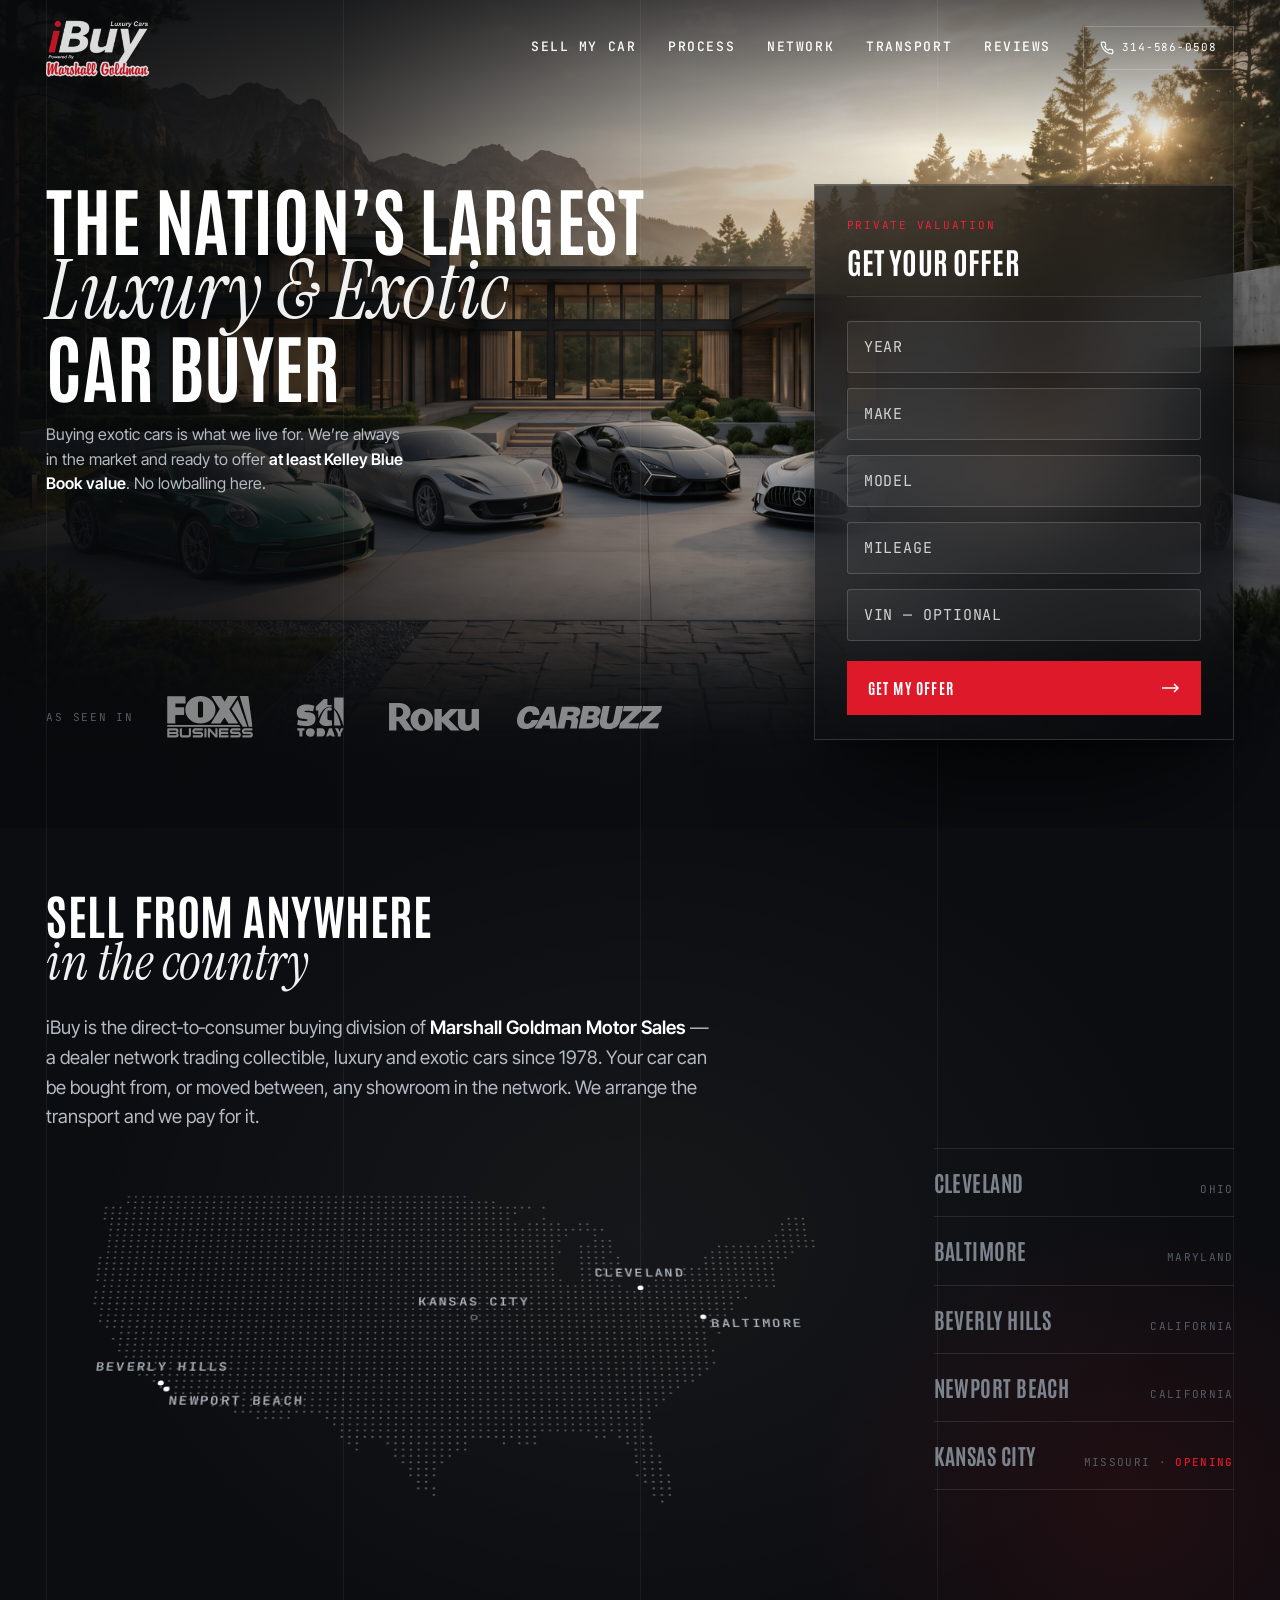
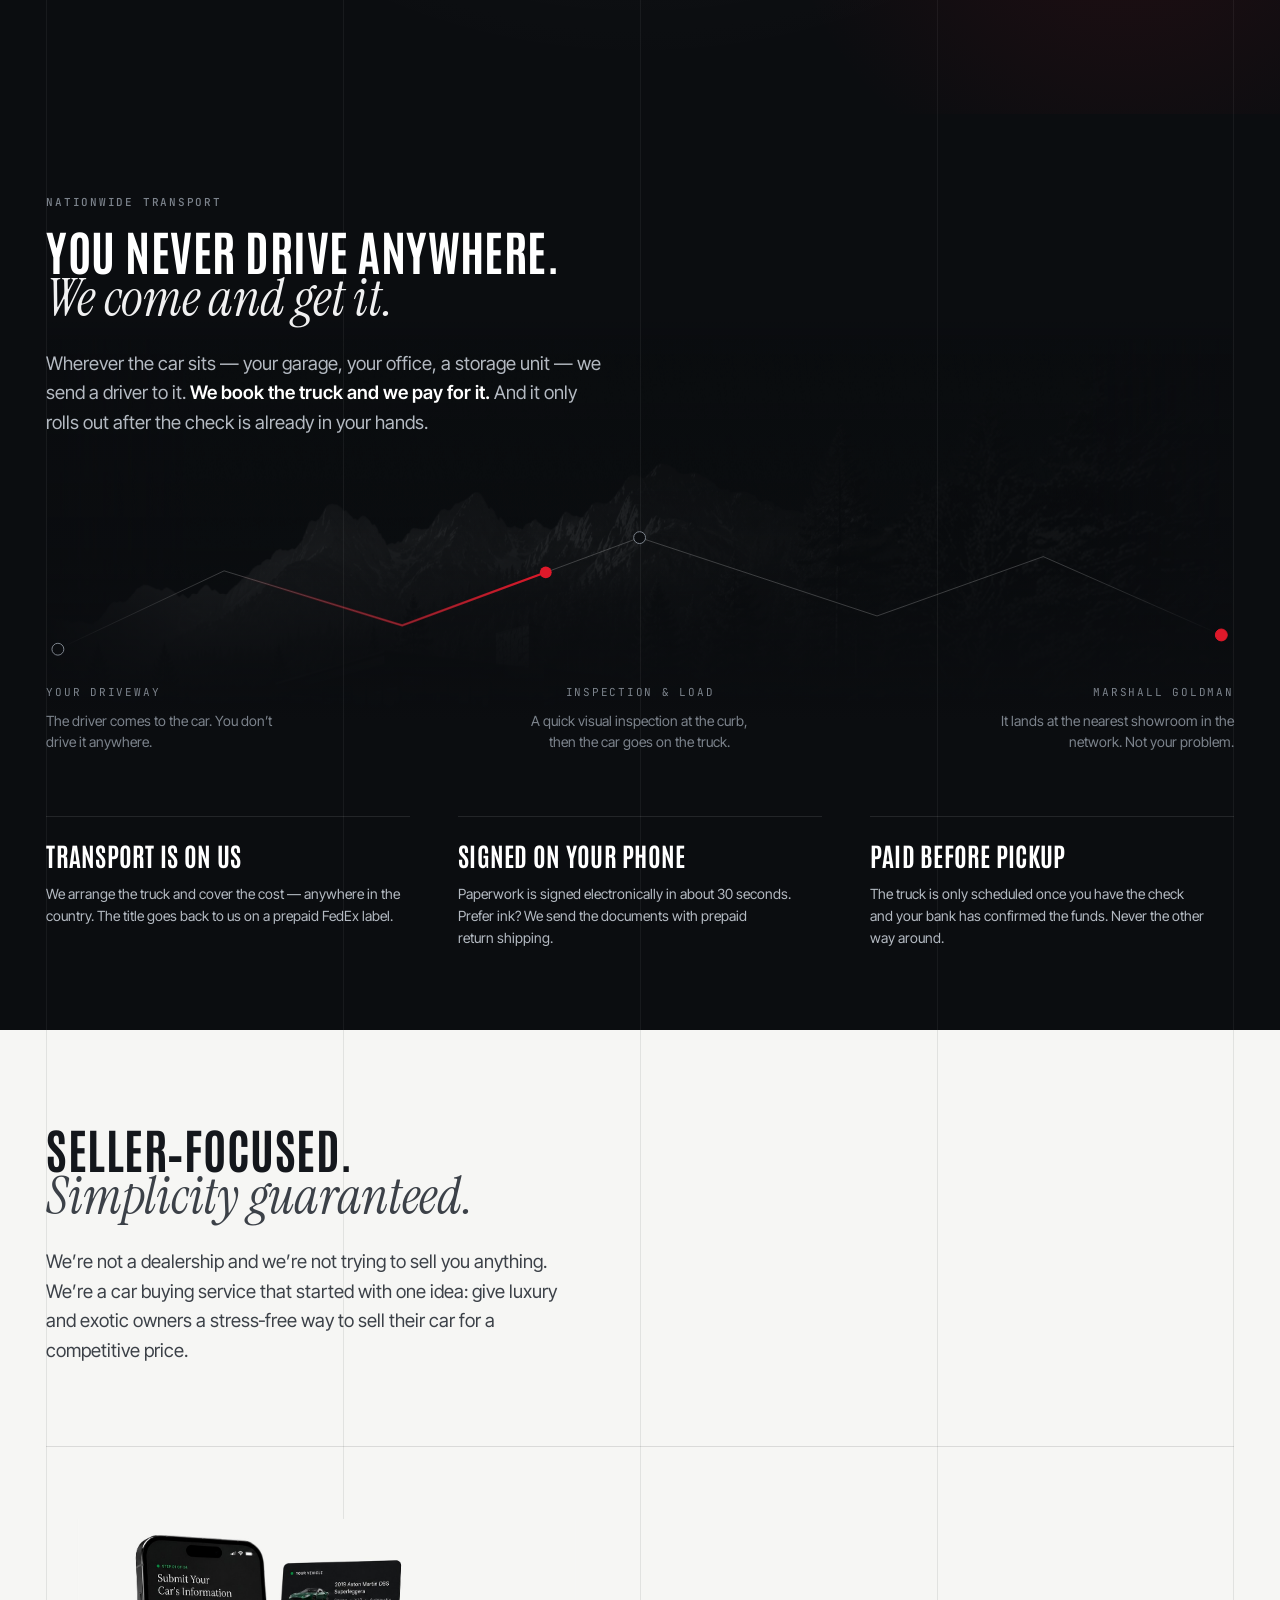
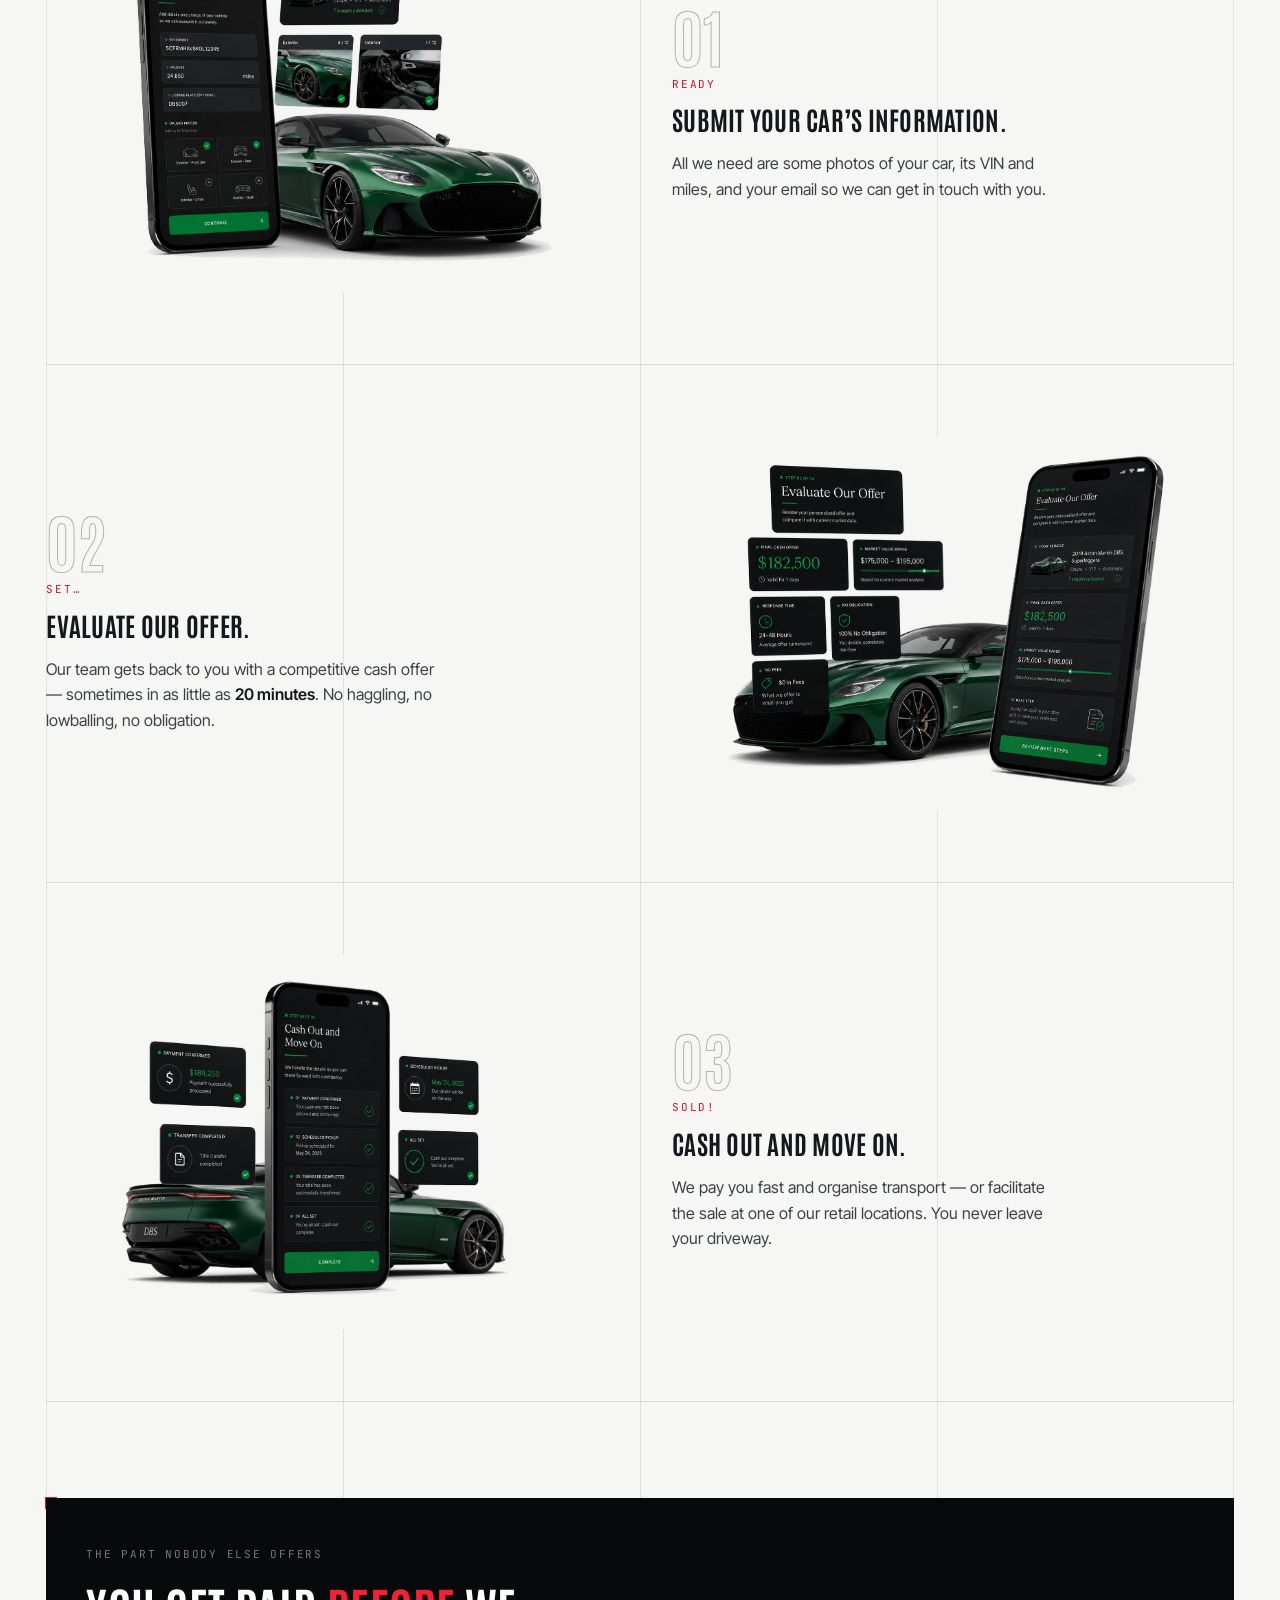
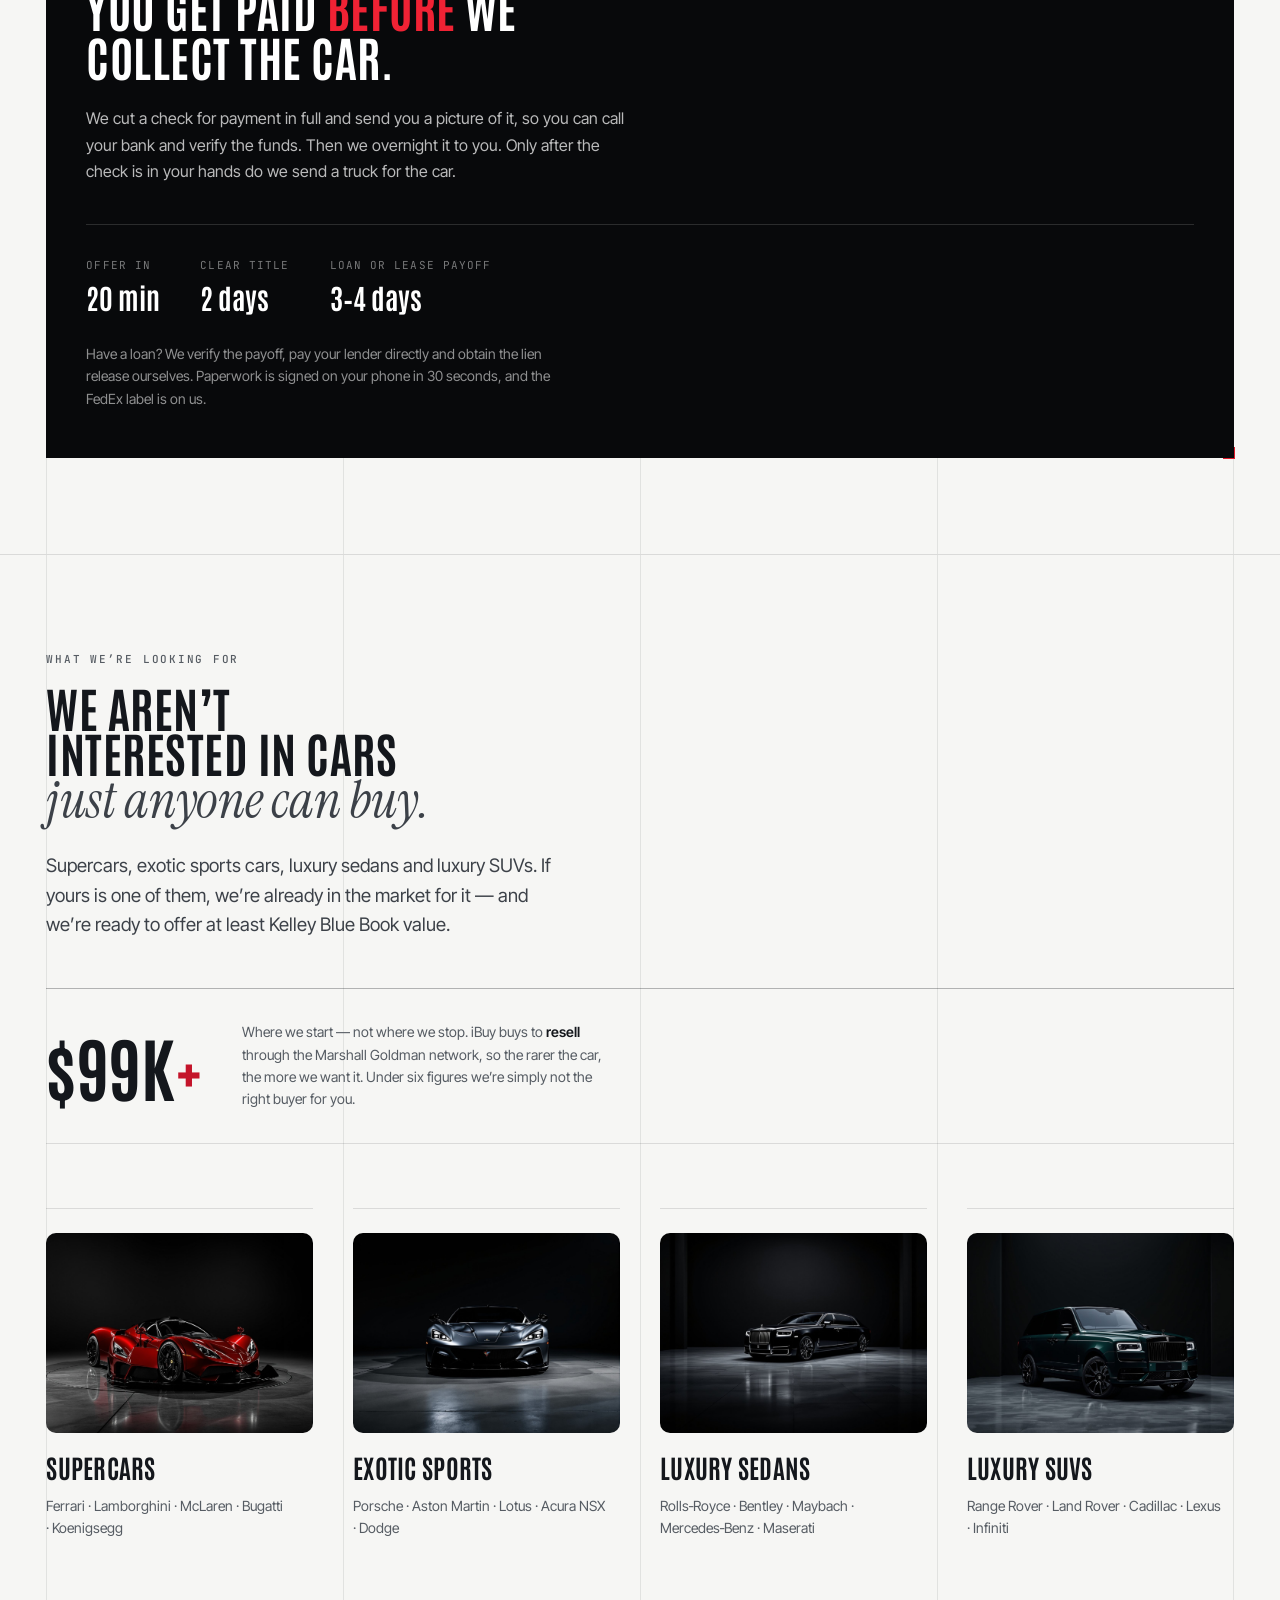
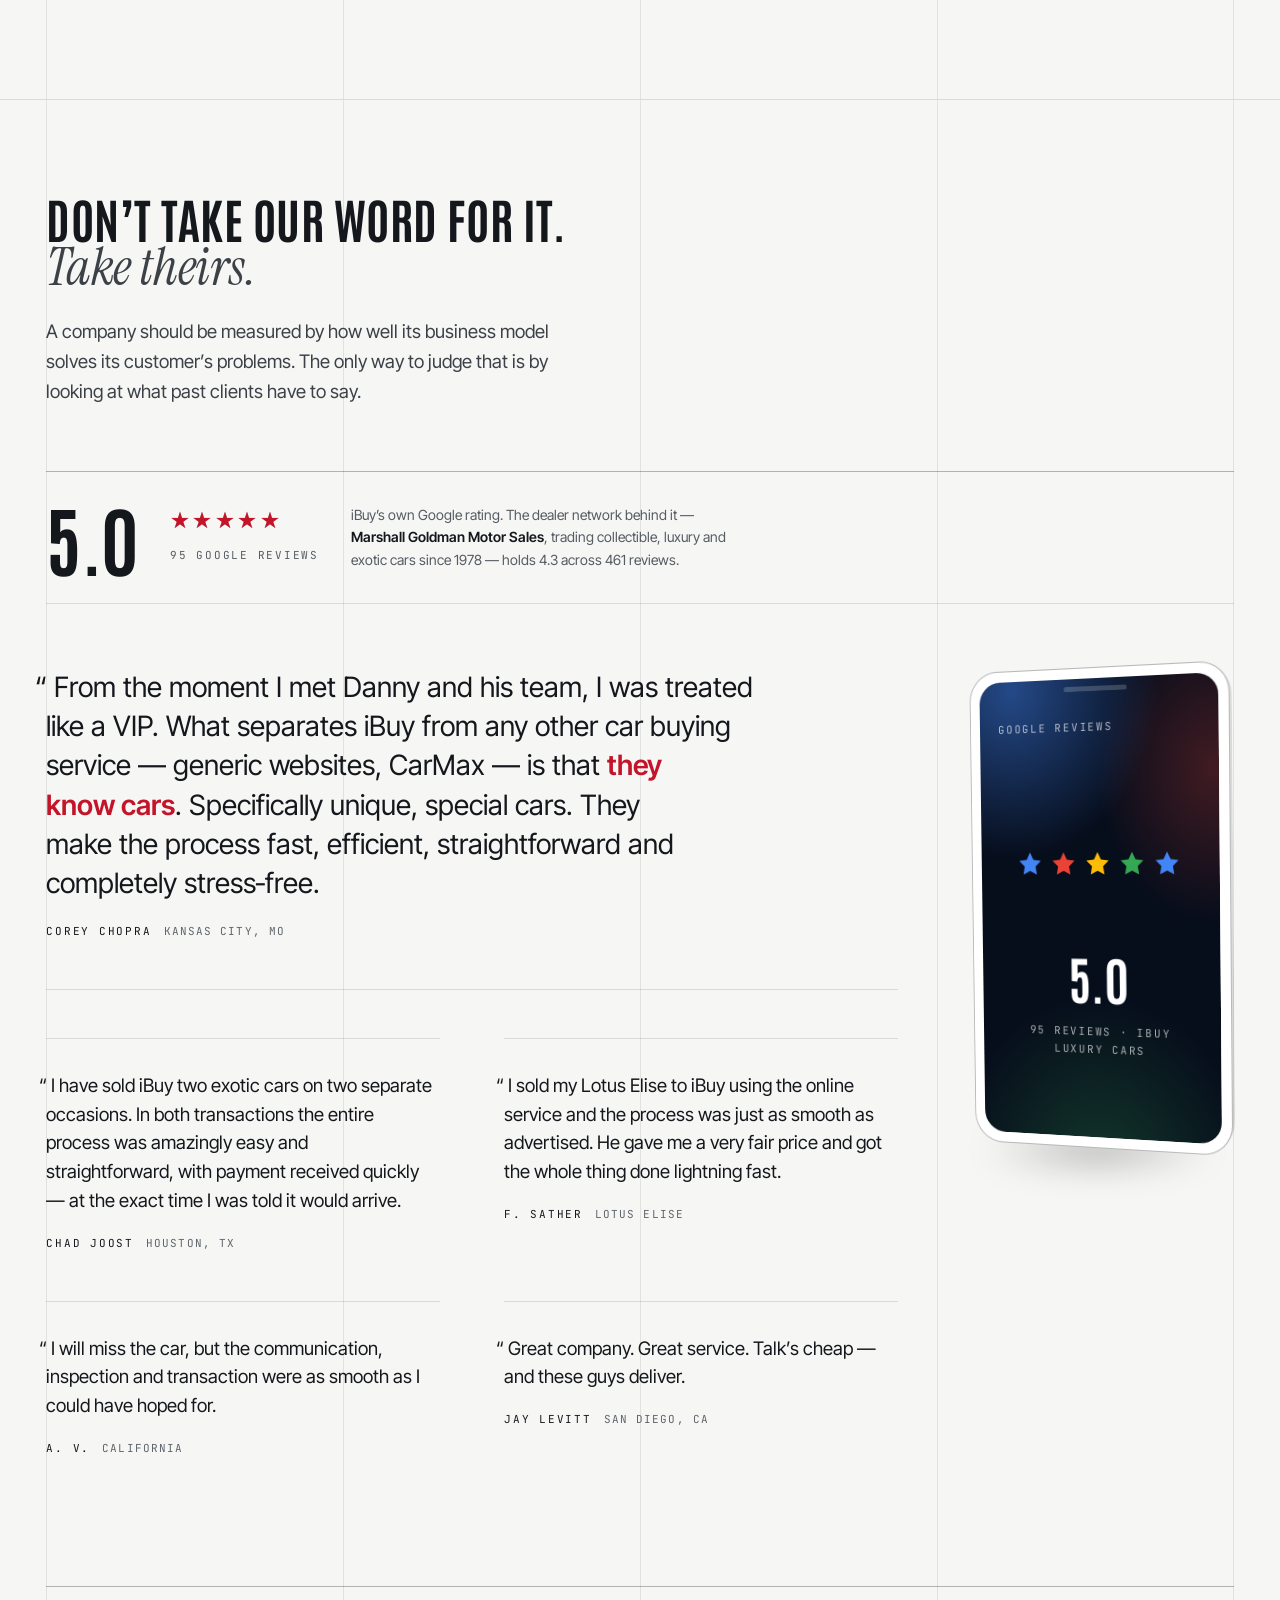
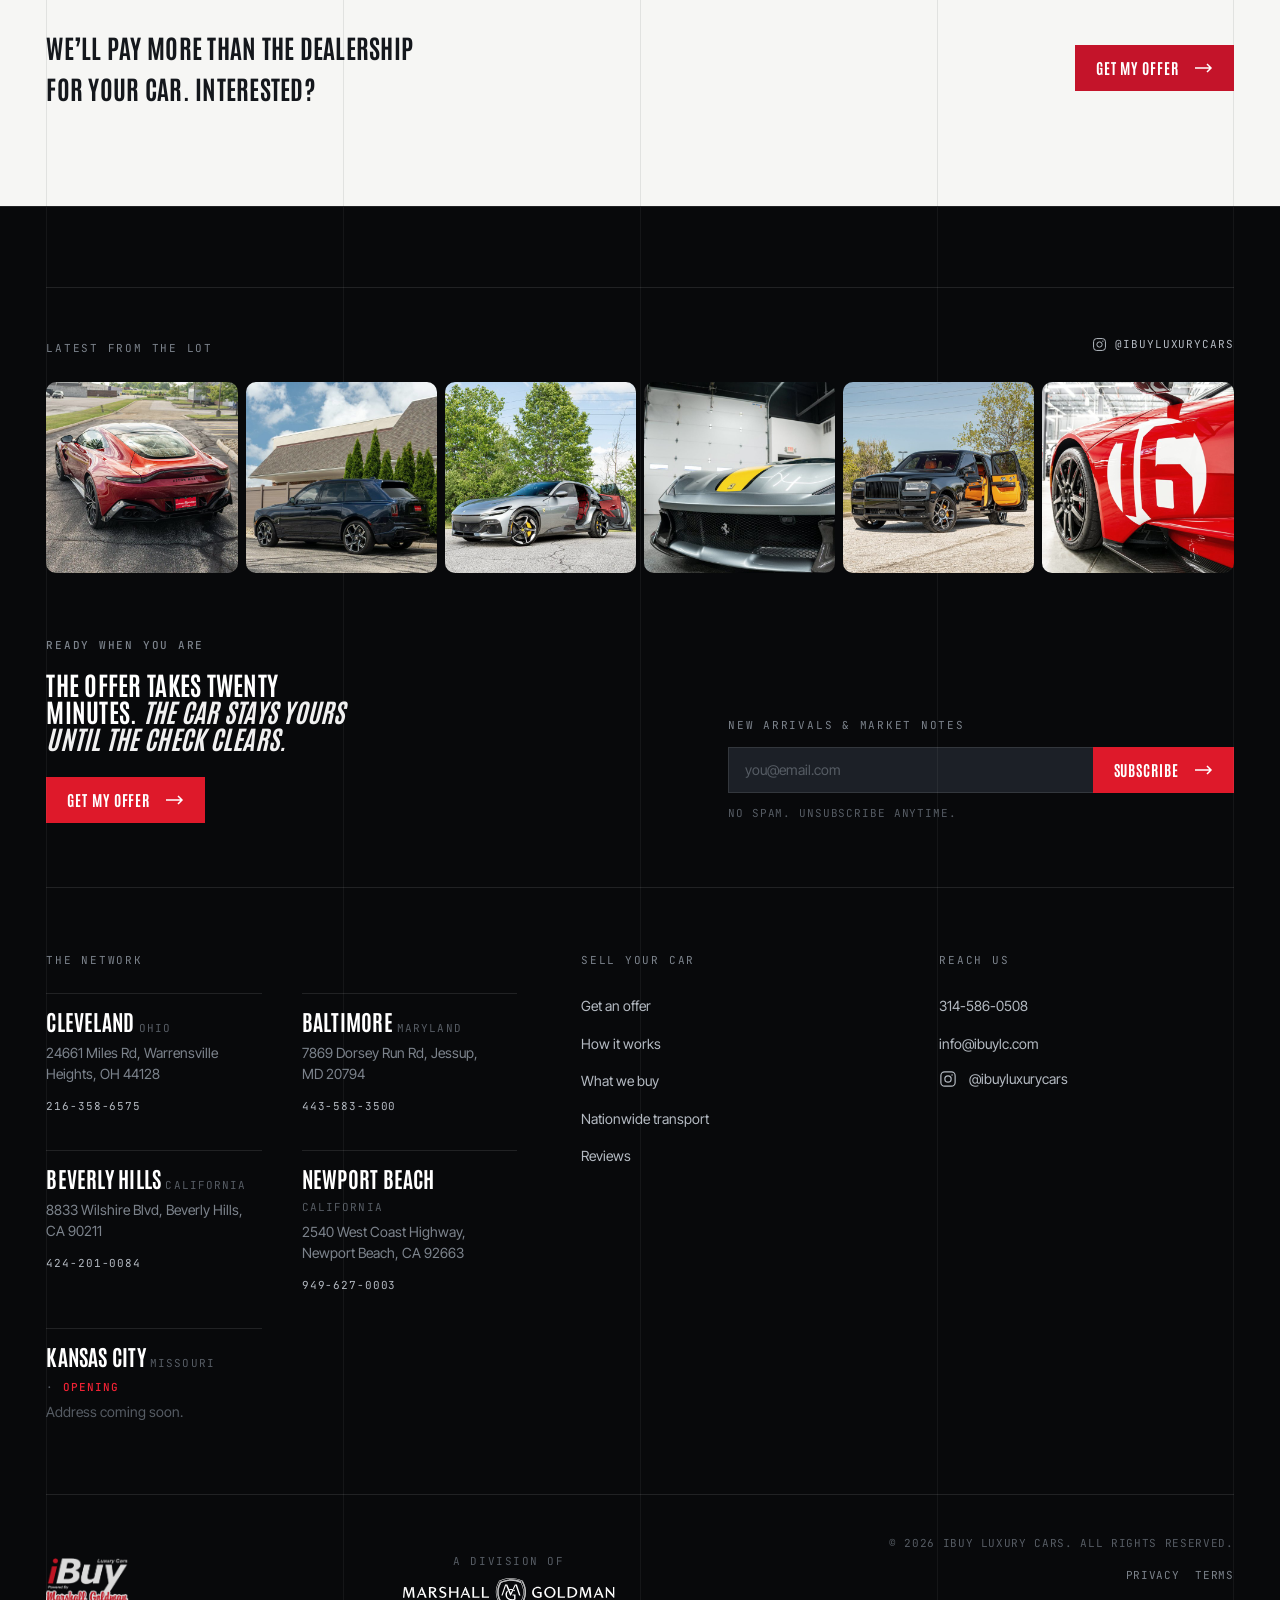
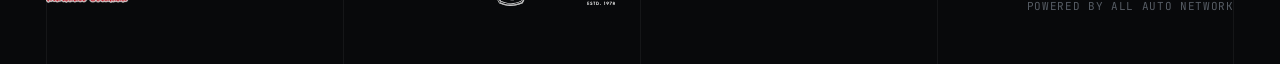
<file: 04-build/index.html>
<!doctype html>
<html lang="en">
<head>
  <meta charset="utf-8">
  <meta name="viewport" content="width=device-width, initial-scale=1">

  <title>Sell Your Luxury or Exotic Car | iBuy Luxury Cars</title>
  <meta name="description" content="Get a real cash offer on your luxury or exotic car within 24 hours. No lowball offers, no consignment, no hoops. iBuy Luxury Cars — a division of Marshall Goldman Motor Sales.">

  <link rel="preconnect" href="https://fonts.googleapis.com">
  <link rel="preconnect" href="https://fonts.gstatic.com" crossorigin>
  <link href="https://fonts.googleapis.com/css2?family=Antonio:wght@400;600;700&family=Inter+Tight:wght@400;500;600&family=Instrument+Serif:ital@0;1&family=JetBrains+Mono:wght@400;500&display=swap" rel="stylesheet">

  <link rel="stylesheet" href="css/tokens.css">
  <link rel="stylesheet" href="css/base.css">
  <link rel="stylesheet" href="css/sections/hero.css">
  <link rel="stylesheet" href="css/sections/network.css">
  <link rel="stylesheet" href="css/sections/transport.css">
  <link rel="stylesheet" href="css/sections/process.css">
  <link rel="stylesheet" href="css/sections/buy.css">
  <link rel="stylesheet" href="css/sections/reviews.css">
  <link rel="stylesheet" href="css/sections/footer.css">
  <link rel="stylesheet" href="css/sections/quote-glass.css">
</head>

<body>
  <a class="skip-link" href="#quote-form">Skip to offer form</a>

  <!-- ======================================================================
       HEADER
       ====================================================================== -->
  <header class="header" id="header">
    <div class="container header__inner">

      <a class="header__logo" href="/" aria-label="iBuy Luxury Cars — home">
        <img src="assets/img/logo.png" alt="iBuy Luxury Cars, powered by Marshall Goldman" width="183" height="102">
      </a>

      <nav class="header__nav" aria-label="Main">
        <a class="header__link" href="#quote-form">Sell my car</a>
        <a class="header__link" href="#process">Process</a>
        <a class="header__link" href="#network">Network</a>
        <a class="header__link" href="#transport">Transport</a>
        <a class="header__link" href="#reviews">Reviews</a>
      </nav>

      <a class="header__phone" href="tel:+13145860508">
        <svg viewBox="0 0 24 24" fill="none" stroke="currentColor" stroke-width="2" stroke-linecap="round" stroke-linejoin="round" aria-hidden="true">
          <path d="M22 16.92v3a2 2 0 0 1-2.18 2 19.79 19.79 0 0 1-8.63-3.07 19.5 19.5 0 0 1-6-6 19.79 19.79 0 0 1-3.07-8.67A2 2 0 0 1 4.11 2h3a2 2 0 0 1 2 1.72c.13.96.36 1.9.7 2.81a2 2 0 0 1-.45 2.11L8.09 9.91a16 16 0 0 0 6 6l1.27-1.27a2 2 0 0 1 2.11-.45c.9.34 1.85.57 2.81.7A2 2 0 0 1 22 16.92z"/>
        </svg>
        <span>314-586-0508</span>
      </a>

      <button class="header__burger" type="button" aria-label="Open menu" aria-expanded="false">
        <svg width="18" height="12" viewBox="0 0 18 12" fill="none" stroke="currentColor" stroke-width="1.5" aria-hidden="true">
          <path d="M0 1h18M0 6h18M0 11h18"/>
        </svg>
      </button>

    </div>
  </header>

  <main id="main">

    <!-- ====================================================================
         SECTION 01 — HERO
         Слева обещание, справа форма. Внизу пресса + подсказка скролла.
         ==================================================================== -->
    <section class="hero" aria-labelledby="hero-title">

      <!-- Клиент просил кинематографичный видео-герой; съёмка будет, когда
           достроят объект. Разметка уже видео-готовая: пока источника нет,
           браузер показывает poster — тот же кадр. Придёт footage — добавляем
           <source>, и больше ничего не трогаем. -->
      <div class="hero__media">
        <video poster="assets/img/hero-lineup.jpg"
               autoplay muted loop playsinline preload="none"
               aria-label="A lineup of luxury and exotic cars parked at a modern estate at sunset.">
          <!-- <source src="assets/video/hero.webm" type="video/webm"> -->
          <!-- <source src="assets/video/hero.mp4"  type="video/mp4"> -->
        </video>
      </div>

      <div class="hero__scrim" aria-hidden="true"></div>

      <!-- Колоночная сетка — видимая конструкция кадра -->
      <div class="hero__grid" aria-hidden="true">
        <span></span><span></span><span></span><span></span>
      </div>

      <!-- ЗЕМЛЯ.
           Телеметрия лежит на бетоне перед машинами, в перспективе — как цифры
           на поле в elemets.jpg и подписи по рельефу в MAP.jpg. Не наклейка
           поверх кадра: буквы живут в его пространстве.
           Вырез машин для этого не нужен — земля и так перед ними. -->
      <!-- Пустая в покое. Оживает только под цифру: наведение на машину или
           оценка. Дежурный текст тут был дублем секции 02 (она делает то же,
           но по-настоящему — картой) и просто лежал поперёк машин. -->
      <div class="hero__ground" aria-hidden="true">
        <div class="ground__plane">
          <p class="ground__line" data-slot="ground-label"></p>
          <p class="ground__figure" data-slot="ground-figure"></p>
          <p class="ground__line ground__line--sub" data-slot="ground-sub"></p>
        </div>
      </div>

      <div class="container hero__inner">

        <!-- Левая колонка -->
        <div class="hero__copy">

          <h1 class="hero__title" id="hero-title" data-rise="side">
            The Nation&rsquo;s Largest
            <em>Luxury &amp; Exotic</em>
            Car Buyer
          </h1>

          <!-- Текст с оригинала (ibuylc.com), сжатый. Свой лид я выбросил:
               у клиента формулировки точнее и это его голос, а не мой. -->
          <p class="hero__lead" data-rise>
            Buying exotic cars is what we live for. We&rsquo;re always in the market
            and ready to offer <strong>at least Kelley Blue Book value</strong>.
            No lowballing here.
          </p>

          <!-- TRUST BAR живёт в левой колонке и прижат к её низу (margin-top:
               auto). Колонка тянется до высоты формы, поэтому нижняя линия
               логотипов совпадает с нижним краем формы сама — без подгонки
               отступами, которая ломалась бы при смене высоты формы.

               Векторы Alex'а, прогнанные через svgo: было ~1 МБ, стало 20 КБ
               (Fox весил 712 КБ; Roku — 268 КБ, внутри семь base64-растров и
               ни одного viewBox). У Post-Dispatch снята красная подложка: иначе
               при перекраске в белый он превращался в сплошной прямоугольник.

               Цвет задаётся из CSS (filter), а не в файлах: логотипы обязаны
               быть монохромными, иначе фиолетовый Roku, красный CarBuzz и
               зелёный Trustpilot устроят радугу и подерутся с нашим
               единственным акцентом. -->
          <div class="trust" data-rise>
            <p class="trust__label">As seen in</p>
            <ul class="trust__list">
              <li><img class="trust__logo trust__logo--fox"  src="assets/img/logos/fox-business.svg"  alt="Fox Business"></li>
              <li><img class="trust__logo trust__logo--stl"  src="assets/img/logos/post-dispatch.svg" alt="St. Louis Post-Dispatch"></li>
              <li><img class="trust__logo trust__logo--roku" src="assets/img/logos/roku.svg"          alt="Roku"></li>
              <li><img class="trust__logo trust__logo--buzz" src="assets/img/logos/carbuzz.svg"       alt="CarBuzz"></li>

              <!-- TRUSTPILOT ОТКЛЮЧЁН. Проверено 13.07.2026 на самом Trustpilot:
                   у ibuylc.com профиль заявлен с июня 2021, но отзывов — НОЛЬ.
                   Страница так и называется: «Be the first to review ibuylc.com».
                   Логотип здесь обещал бы соцдоказательство, которого нет, а тот,
                   кто кликнет, упрётся в пустой профиль. Хуже, чем не иметь его.

                   Клиент в брифе просит GOOGLE Reviews — вот там отзывы реальные.
                   Появятся отзывы на Trustpilot — раскомментировать.

              <li><img class="trust__logo trust__logo--trust" src="assets/img/logos/trustpilot.svg" alt="Trustpilot"></li>
              -->
            </ul>
          </div>

        </div>

        <!-- Правая колонка: форма. Смысл всей секции.
             На текущем сайте она есть только на главной — на 30 SEO-лендингах
             формы нет вообще. -->
        <div class="quote" data-rise>

          <div class="quote__head">
            <p class="quote__eyebrow">Private valuation</p>
            <h2 class="quote__title">Get your offer</h2>
          </div>

          <form class="quote__form" id="quote-form" novalidate>

            <div class="quote__grid">

              <div class="field">
                <label class="field__label" for="q-year">Year</label>
                <input class="field__input" id="q-year" name="year" type="text"
                       inputmode="numeric" autocomplete="off" placeholder="Year" required>
                <span class="field__error" data-error-for="q-year" aria-live="polite"></span>
              </div>

              <div class="field">
                <label class="field__label" for="q-make">Make</label>
                <input class="field__input" id="q-make" name="make" type="text"
                       autocomplete="off" placeholder="Make" required>
                <span class="field__error" data-error-for="q-make" aria-live="polite"></span>
              </div>

              <div class="field">
                <label class="field__label" for="q-model">Model</label>
                <input class="field__input" id="q-model" name="model" type="text"
                       autocomplete="off" placeholder="Model" required>
                <span class="field__error" data-error-for="q-model" aria-live="polite"></span>
              </div>

              <div class="field">
                <label class="field__label" for="q-mileage">Mileage</label>
                <input class="field__input" id="q-mileage" name="mileage" type="text"
                       inputmode="numeric" autocomplete="off" placeholder="Mileage" required>
                <span class="field__error" data-error-for="q-mileage" aria-live="polite"></span>
              </div>

              <div class="field field--full">
                <label class="field__label" for="q-vin">
                  VIN <span class="field__optional">— optional</span>
                </label>
                <input class="field__input" id="q-vin" name="vin" type="text"
                       autocomplete="off" placeholder="VIN — optional">
                <span class="field__error" data-error-for="q-vin" aria-live="polite"></span>
              </div>

            </div>

            <button class="btn btn--primary btn--block" type="submit">
              Get my offer
              <svg width="18" height="10" viewBox="0 0 18 10" fill="none" stroke="currentColor" stroke-width="1.5" aria-hidden="true">
                <path d="M0 5h16M12 1l4 4-4 4"/>
              </svg>
            </button>

          </form>

        </div>

      </div>

      <!-- ====================================================================
           ВРЕМЕННО ОТКЛЮЧЕНО: приборный блок + лента выкупленных машин.
           На их месте сейчас trust bar (ниже).

           Живая оценка на бетоне при этом ПРОДОЛЖАЕТ работать: в main.js узлы
           readout и lineup стали необязательными. Раскомментируешь — оживёт
           обратно, править JS не нужно.

           ВНИМАНИЕ: внутри блока не должно быть вложенных комментариев и даже
           упоминания закрывающей последовательности. HTML-комментарии не
           вкладываются: первая же такая последовательность закроет внешний
           комментарий, часть разметки оживёт, а её остаток вылезет на страницу
           текстом. Ровно на это здесь уже наступили дважды.

      <div class="instrument">

        <div class="readout" id="readout" aria-live="polite">

          <div class="readout__pane is-active" data-pane="default">
            <ul class="readout__stats">
              <li><b>24 h</b><span>Cash offer</span></li>
              <li><b>KBB+</b><span>Minimum value</span></li>
              <li><b>50</b><span>States covered</span></li>
            </ul>
          </div>

          <div class="readout__pane" data-pane="car">
            <p class="readout__name" data-slot="name"></p>
            <dl class="readout__grid">
              <div><dt>Paid</dt><dd data-slot="paid"></dd></div>
              <div><dt>Acquired</dt><dd data-slot="where"></dd></div>
              <div><dt>Offer in</dt><dd data-slot="time"></dd></div>
            </dl>
          </div>

          <div class="readout__pane" data-pane="estimate">
            <p class="readout__name">
              Estimated offer
              <b class="readout__status" data-slot="status">Computing</b>
            </p>
            <p class="readout__figure" data-slot="range">&mdash;</p>
            <p class="readout__compare" data-slot="compare"></p>
          </div>

        </div>

        <div class="lineup">
          <span class="lineup__label">Recently acquired</span>

          <ul class="lineup__list" id="lineup">
            <li>
              <button class="lineup__item" type="button"
                      data-name="Ferrari 812 Superfast &mdash; 2021 &middot; 4,200 mi"
                      data-paid="$289,000" data-where="Beverly Hills" data-time="19 hours">
                812 Superfast
              </button>
            </li>
            <li>
              <button class="lineup__item" type="button"
                      data-name="Lamborghini Revuelto &mdash; 2024 &middot; 1,100 mi"
                      data-paid="$561,000" data-where="Newport Beach" data-time="11 hours">
                Revuelto
              </button>
            </li>
            <li>
              <button class="lineup__item" type="button"
                      data-name="Mercedes-AMG GT Black Series &mdash; 2022 &middot; 6,800 mi"
                      data-paid="$342,000" data-where="Cleveland" data-time="22 hours">
                AMG GT Black
              </button>
            </li>
            <li>
              <button class="lineup__item" type="button"
                      data-name="Porsche 911 GT3 Touring &mdash; 2023 &middot; 3,400 mi"
                      data-paid="$237,000" data-where="Kansas City" data-time="14 hours">
                911 GT3
              </button>
            </li>
            <li>
              <button class="lineup__item" type="button"
                      data-name="McLaren 720S Spider &mdash; 2021 &middot; 8,900 mi"
                      data-paid="$258,000" data-where="Maryland" data-time="16 hours">
                720S Spider
              </button>
            </li>
          </ul>
        </div>

      </div>

           ==================================================================== -->

    </section>


    <!-- ====================================================================
         SECTION 02 — NETWORK
         Требования клиента №3 и №4: сеть Marshall Goldman и перегон машин
         между локациями + доставка по стране.

         Адреса и телефоны — НАСТОЯЩИЕ, сняты с marshallgoldman.com.
         Kansas City клиент назвал в брифе, но на сайте Marshall Goldman его
         нет — вероятно, это и есть тот «новый объект, который достраивается».
         Адрес ему не выдуман: помечен как открывающийся.
         ==================================================================== -->
    <!-- ТЁМНАЯ. Карта работает кадром — светящиеся точки, дуги перегона, пинг
         источника — и на светлом теряет всю драму. Светлое начинается со
         следующей секции (см. .theme-light в tokens.css). -->
    <section class="network" id="network" aria-labelledby="network-title">

      <!-- Колоночная сетка. Та же, что в герое: конструкция листа идёт насквозь. -->
      <div class="gridlines" aria-hidden="true">
        <span></span><span></span><span></span><span></span>
      </div>
      <div class="container">

        <header class="network__head">
          <h2 class="network__title" id="network-title" data-rise="side">
            Sell from anywhere
            <em>in the country</em>
          </h2>

          <p class="network__lead" data-rise>
            iBuy is the direct&#8209;to&#8209;consumer buying division of
            <strong>Marshall Goldman Motor Sales</strong> &mdash; a dealer network
            trading collectible, luxury and exotic cars since 1978. Your car can be
            bought from, or moved between, any showroom in the network. We arrange
            the transport and we pay for it.
          </p>
        </header>

        <div class="network__body">

          <!-- Карта. Наклонена в перспективе: плоская читается как схема,
               наклонённая — как местность. Приём тот же, что у «земли» в герое.

               ДВА СЛОЯ, и это принципиально:
               · .map__stage — наклонён. В нём точки страны (canvas) и маркеры
                 с подписями (SVG). Подписи ложатся НА местность, кольца пинга
                 становятся эллипсами — так и должно быть на плоскости в перспективе.
               · .map__air — НЕ наклонён, лежит поверх. В нём дуги перегона.
                 Если бы они жили в наклонённой плоскости, то легли бы на землю
                 крашеными полосами. В отдельном слое они выгибаются НАД страной —
                 и только тогда читаются как маршруты.

               Концы дуг берутся из реальных экранных координат маркеров после
               3D-трансформа (см. network.js), а не считаются заново. -->
          <figure class="map">

            <div class="map__stage">
              <canvas class="map__dots" aria-hidden="true"></canvas>

              <svg class="map__svg" viewBox="0 0 1000 528" role="img"
                   aria-label="Map of the United States showing Marshall Goldman showrooms in Cleveland, Baltimore, Beverly Hills, Newport Beach, and a new Kansas City location.">
                <g class="map__markers">
                <g class="marker" data-city="cleveland" transform="translate(748.1 172.9)">
                  <circle class="marker__ping" r="4"></circle>
                  <circle class="marker__ping" r="4"></circle>
                  <circle class="marker__ping" r="4"></circle>
                  <circle class="marker__halo" r="14"></circle>
                  <circle class="marker__dot" r="4"></circle>
                  <text class="marker__label" x="0" y="-20">Cleveland</text>
                </g>
                <g class="marker" data-city="baltimore" transform="translate(830.2 222.7)">
                  <circle class="marker__ping" r="4"></circle>
                  <circle class="marker__ping" r="4"></circle>
                  <circle class="marker__ping" r="4"></circle>
                  <circle class="marker__halo" r="14"></circle>
                  <circle class="marker__dot" r="4"></circle>
                  <text class="marker__label" x="10" y="18">Baltimore</text>
                </g>
                <g class="marker" data-city="beverlyHills" transform="translate(109.2 333.3)">
                  <circle class="marker__ping" r="4"></circle>
                  <circle class="marker__ping" r="4"></circle>
                  <circle class="marker__ping" r="4"></circle>
                  <circle class="marker__halo" r="14"></circle>
                  <circle class="marker__dot" r="4"></circle>
                  <text class="marker__label" x="0" y="-20">Beverly Hills</text>
                </g>
                <g class="marker" data-city="newportBeach" transform="translate(117.4 343)">
                  <circle class="marker__ping" r="4"></circle>
                  <circle class="marker__ping" r="4"></circle>
                  <circle class="marker__ping" r="4"></circle>
                  <circle class="marker__halo" r="14"></circle>
                  <circle class="marker__dot" r="4"></circle>
                  <text class="marker__label" x="4" y="26">Newport Beach</text>
                </g>
                <g class="marker marker--soon" data-city="kansasCity" transform="translate(521.9 223.8)">
                  <circle class="marker__ping" r="4"></circle>
                  <circle class="marker__ping" r="4"></circle>
                  <circle class="marker__ping" r="4"></circle>
                  <circle class="marker__halo" r="14"></circle>
                  <circle class="marker__dot" r="4"></circle>
                  <text class="marker__label" x="0" y="-20">Kansas City</text>
                </g>
              </g>
              </svg>
            </div>

            <!-- Дуги перегона. Отдельный, НЕ наклонённый слой поверх плоскости —
                 иначе маршрут ляжет на землю. viewBox выставляется из JS
                 по реальному размеру карты в пикселях. -->
            <svg class="map__air" aria-hidden="true">
              <g class="map__arcs"></g>
            </svg>

          </figure>

          <!-- Список локаций -->
          <div class="network__side">
            <ul class="locs">

              <li>
                <button class="loc" type="button" data-city="cleveland"
                        data-name="Marshall Goldman Cleveland"
                        data-address="24661 Miles Rd, Warrensville Heights, OH 44128"
                        data-phone="216-358-6575">
                  <span class="loc__city">Cleveland</span>
                  <span class="loc__state">Ohio</span>
                </button>
              </li>

              <li>
                <button class="loc" type="button" data-city="baltimore"
                        data-name="Marshall Goldman Baltimore"
                        data-address="7869 Dorsey Run Rd, Jessup, MD 20794"
                        data-phone="443-583-3500">
                  <span class="loc__city">Baltimore</span>
                  <span class="loc__state">Maryland</span>
                </button>
              </li>

              <li>
                <button class="loc" type="button" data-city="beverlyHills"
                        data-name="Marshall Goldman Beverly Hills"
                        data-address="8833 Wilshire Blvd, Beverly Hills, CA 90211"
                        data-phone="424-201-0084">
                  <span class="loc__city">Beverly Hills</span>
                  <span class="loc__state">California</span>
                </button>
              </li>

              <li>
                <button class="loc" type="button" data-city="newportBeach"
                        data-name="Marshall Goldman Newport Beach"
                        data-address="2540 West Coast Highway, Newport Beach, CA 92663"
                        data-phone="949-627-0003">
                  <span class="loc__city">Newport Beach</span>
                  <span class="loc__state">California</span>
                </button>
              </li>

              <li>
                <button class="loc loc--soon" type="button" data-city="kansasCity"
                        data-name="Marshall Goldman Kansas City"
                        data-address="Opening soon — address to be confirmed">
                  <span class="loc__city">Kansas City</span>
                  <span class="loc__state">Missouri &middot; <b>Opening</b></span>
                </button>
              </li>

            </ul>

            <!-- Панель раскрывается при наведении на локацию -->
            <div class="locpanel" aria-live="polite">
              <p class="locpanel__name" data-slot="loc-name"></p>
              <p class="locpanel__address" data-slot="loc-address"></p>
              <a class="locpanel__phone" data-slot="loc-phone" href="#"></a>
            </div>

          </div>

        </div>

      </div>
    </section>


    <!-- ====================================================================
         SECTION 03 — TRANSPORT   (тёмная)
         Требование клиента №4: национальный конcierge и перевозка.

         Стоит сразу после карты намеренно: карта обещает «продавайте откуда
         угодно», и первый вопрос человека — «а как машина доедет из моего
         двора в Кливленд?». Здесь ответ, а не общие слова про concierge.

         ВСЕ ФАКТЫ — с ibuylc.com/our-process/, дословно по смыслу:
         «We send a driver to grab the car», грузовик заказывают и оплачивают
         они, водитель осматривает машину на месте, титул уезжает по
         предоплаченной FedEx-наклейке, бумаги подписываются с телефона
         (PandaDoc). Условия доставки — не то место, где можно выдумывать.
         ==================================================================== -->
    <section class="transport" id="transport" aria-labelledby="transport-title">

      <div class="gridlines" aria-hidden="true">
        <span></span><span></span><span></span><span></span>
      </div>

      <div class="container">

        <header class="transport__head">
          <p class="eyebrow">Nationwide transport</p>
          <h2 class="transport__title" id="transport-title" data-rise="side">
            You never drive anywhere.
            <em>We come and get it.</em>
          </h2>
          <p class="transport__lead" data-rise>
            Wherever the car sits &mdash; your garage, your office, a storage unit &mdash;
            we send a driver to it. <strong>We book the truck and we pay for it.</strong>
            And it only rolls out after the check is already in your hands.
          </p>
        </header>

        <!-- МАРШРУТ — ДУГА, а не прямая. Прямая читалась как полоса загрузки;
             дуга рифмуется с перегонами на карте выше (они там тоже выгнуты) и
             сразу говорит «это перелёт через страну», а не «шаг 1-2-3».

             Всё внутри SVG: и кривая, и точки, и каретка. Иначе не сходится —
             точка на прямой держится процентами, а на кривой её положение надо
             брать с самого пути. Каретку ведёт animateMotion по <mpath>: она
             идёт ровно по нарисованной линии при любой ширине экрана.

             Хвост — три «призрака», отстающих на 0.12/0.24/0.36с. На перегоне
             они растягиваются за кареткой в след, а на остановке догоняют её и
             сливаются — хвост пропадает сам, без отдельной анимации. -->
        <div class="rail" data-rise>

          <!-- Пейзаж ПОД маршрутом: каретка едет по горам, а не по пустоте.
               Кадр тот же, что в герое, только ночью — страница возвращается
               туда, откуда началась.

               Края растворены маской, поверх лежит скрим: подписи остановок
               идут прямо по кадру, и без него они бы тонули в кустах. -->
          <div class="rail__bg" aria-hidden="true">
            <img src="assets/img/transportation.png"
                 alt="" width="1920" height="805" loading="lazy">
          </div>

          <svg class="rail__svg" viewBox="0 0 1000 140" fill="none" aria-hidden="true">
            <defs>
              <!-- Линия растворяется к краям: маршрут приходит извне кадра и
                   уходит дальше — ровно то, что значит «по всей стране». -->
              <linearGradient id="rail-fade" x1="0" y1="0" x2="1" y2="0">
                <stop offset="0"    stop-color="currentColor" stop-opacity="0"/>
                <stop offset="0.14" stop-color="currentColor" stop-opacity="1"/>
                <stop offset="0.86" stop-color="currentColor" stop-opacity="1"/>
                <stop offset="1"    stop-color="currentColor" stop-opacity="0"/>
              </linearGradient>

              <!-- ЗАТУХАНИЕ СЛЕДА. Градиента ВДОЛЬ пути в SVG не существует —
                   линейный идёт по осям, а не по кривой. Поэтому хвост гасим не
                   обводкой, а МАСКОЙ: горизонтальный градиент, который едет
                   вместе с кареткой (x2 — её координата, x1 — на 260 позади).

                   Координаты головы посчитаны по времени, а не взяты линейно:
                   на ломаной длина пути и координата x расходятся (сегменты
                   разного наклона), и «на глаз» градиент отставал бы от каретки
                   на перегибах. -->
              <linearGradient id="trace-fade" gradientUnits="userSpaceOnUse"
                              x1="-250" y1="0" x2="10" y2="0">
                <stop offset="0" stop-color="#fff" stop-opacity="0"/>
                <stop offset="1" stop-color="#fff" stop-opacity="1"/>
                <animate attributeName="x2" dur="8s" repeatCount="indefinite" calcMode="linear"
                         keyTimes="0;0.125;0.1594;0.1938;0.2281;0.2625;0.2969;0.3313;0.3656;0.4;0.525;0.5594;0.5938;0.6281;0.6625;0.6969;0.7313;0.7656;0.8;1"
                         values="10; 10; 69; 129; 190; 253; 315; 376; 438; 499; 499; 561; 624; 686; 748; 809; 870; 930; 990; 990"/>
                <animate attributeName="x1" dur="8s" repeatCount="indefinite" calcMode="linear"
                         keyTimes="0;0.125;0.1594;0.1938;0.2281;0.2625;0.2969;0.3313;0.3656;0.4;0.525;0.5594;0.5938;0.6281;0.6625;0.6969;0.7313;0.7656;0.8;1"
                         values="-250; -250; -191; -131; -70; -7; 55; 116; 178; 239; 239; 301; 364; 426; 488; 549; 610; 670; 730; 730"/>
              </linearGradient>

              <mask id="trace-mask" maskUnits="userSpaceOnUse" x="0" y="0" width="1000" height="140">
                <rect x="0" y="0" width="1000" height="140" fill="url(#trace-fade)"/>
              </mask>
            </defs>

            <!-- ЛОМАНАЯ, а не гладкая дуга: маршрут прыгает по высотам, как
                 профиль перегона. Вершины между остановками — это не украшение,
                 а те самые «где-то там» между вашим двором и шоурумом.

                 Геометрия посчитана, а не подобрана: средняя остановка попадает
                 ровно на половину длины пути (0.5008), поэтому keyPoints каретки
                 остаются 0 / 0.5 / 1 и она встаёт точно в точку. -->
            <path id="rail-path" class="rail__curve"
                  d="M10 124 L150 58 L300 104 L500 30 L700 96 L840 46 L990 112"
                  stroke="url(#rail-fade)"/>

            <!-- Остановки сидят на вершинах ломаной: своя высота у каждой. -->
            <circle class="rail__ping"     cx="10"  cy="124" r="5" style="--i: 0"/>
            <circle class="rail__ping"     cx="500" cy="30"  r="5" style="--i: 1"/>
            <circle class="rail__ping"     cx="990" cy="112" r="5" style="--i: 2"/>

            <circle class="rail__stop" cx="10"  cy="124" r="5"/>
            <circle class="rail__stop" cx="500" cy="30"  r="5"/>
            <circle class="rail__stop rail__stop--end" cx="990" cy="112" r="5"/>

            <!-- СЛЕД. Два механизма, каждый делает своё:

                 1. dasharray/dashoffset — обрезают линию ВПЕРЕДИ каретки:
                    нарисован только пройденный участок. Доли те же, что у
                    каретки (0 → ½ → 1), поэтому голова линии всегда под ней.

                 2. Маска-градиент — гасит линию ПОЗАДИ: хвост длиной 260 плавно
                    уходит в ноль. Именно это даёт мягкий след вместо обрубка. -->
            <path class="rail__trace"
                  d="M10 124 L150 58 L300 104 L500 30 L700 96 L840 46 L990 112"
                  stroke-dasharray="1049"
                  mask="url(#trace-mask)">
              <animate attributeName="stroke-dashoffset" dur="8s" repeatCount="indefinite"
                       calcMode="linear" keyTimes="0;0.125;0.4;0.525;0.8;1"
                       values="1049; 1049; 524; 524; 0; 0"/>
            </path>

            <!-- Каретка. Держится 1с на каждой остановке: keyPoints повторяют
                 одно и то же значение, пока идёт стоянка. -->
            <circle class="rail__car" r="5" cx="0" cy="0">
              <animateMotion dur="8s" repeatCount="indefinite" calcMode="linear"
                             keyPoints="0;0;0.5;0.5;1;1" keyTimes="0;0.125;0.4;0.525;0.8;1">
                <mpath href="#rail-path"/>
              </animateMotion>
            </circle>
          </svg>

          <ol class="rail__stops">
            <li>
              <p class="rail__label">Your driveway</p>
              <p class="rail__note">
                The driver comes to the car. You don&rsquo;t drive it anywhere.
              </p>
            </li>
            <li>
              <p class="rail__label">Inspection &amp; load</p>
              <p class="rail__note">
                A quick visual inspection at the curb, then the car goes on the truck.
              </p>
            </li>
            <li>
              <p class="rail__label">Marshall Goldman</p>
              <p class="rail__note">
                It lands at the nearest showroom in the network. Not your problem.
              </p>
            </li>
          </ol>
        </div>

        <ul class="transport__facts" data-rise>
          <li>
            <h3 class="fact__title">Transport is on us</h3>
            <p class="fact__text">
              We arrange the truck and cover the cost &mdash; anywhere in the country.
              The title goes back to us on a prepaid FedEx label.
            </p>
          </li>
          <li>
            <h3 class="fact__title">Signed on your phone</h3>
            <p class="fact__text">
              Paperwork is signed electronically in about 30 seconds. Prefer ink?
              We send the documents with prepaid return shipping.
            </p>
          </li>
          <li>
            <h3 class="fact__title">Paid before pickup</h3>
            <p class="fact__text">
              The truck is only scheduled once you have the check and your bank has
              confirmed the funds. Never the other way around.
            </p>
          </li>
        </ul>

      </div>
    </section>


    <!-- ====================================================================
         SECTION 04 — HOW IT WORKS   (светлая)
         Требование клиента №4: прозрачный процесс.

         ВЕСЬ ТЕКСТ — с ibuylc.com/our-process/, ничего не выдумано.
         Фотографии — РЕАЛЬНЫЕ машины, выкупленные клиентом (ibuy-main/assets),
         водяной знак вырезан кадрированием. Оригиналы без знака надо запросить.

         Главное здесь — плашка «You get paid before we collect the car».
         Это их собственный порядок действий, закопанный в стену текста на
         странице, куда никто не заходит: чек приходит РАНЬШЕ эвакуатора.
         Ни один конкурент такого не обещает, а они об этом молчат.
         ==================================================================== -->
    <section class="process theme-light" id="process" aria-labelledby="process-title">

      <!-- Колоночная сетка. Та же, что в герое: конструкция листа идёт насквозь. -->
      <div class="gridlines" aria-hidden="true">
        <span></span><span></span><span></span><span></span>
      </div>
      <div class="container">

        <header class="process__head">
          <h2 class="process__title" id="process-title" data-rise="side">
            Seller&#8209;focused.
            <em>Simplicity guaranteed.</em>
          </h2>
          <p class="process__lead" data-rise>
            We&rsquo;re not a dealership and we&rsquo;re not trying to sell you anything.
            We&rsquo;re a car buying service that started with one idea: give luxury and
            exotic owners a stress&#8209;free way to sell their car for a competitive price.
          </p>
        </header>

        <ol class="steps">

          <li class="step">
            <!-- Финальная серия рендеров Alex'а (steps/final steps/). Три кадра
                 одного зелёного Aston DBS — единая серия под три шага. Фон
                 приведён к цвету секции: предмет на плашке, не в белой коробке.

                 object-fit: contain, а не cover: кадрирование срезало бы телефон,
                 ради которого рендер и взят. -->
            <figure class="step__media step__media--plate" data-rise="side">
              <img src="assets/img/steps/step-01-submit.jpg"
                   alt="A green Aston Martin DBS beside a phone showing the iBuy form: VIN, mileage and photos uploaded."
                   width="1448" height="1086" loading="lazy">
            </figure>
            <div class="step__body" data-rise>
              <p class="step__num">01</p>
              <p class="step__kicker">Ready</p>
              <h3 class="step__title">Submit your car&rsquo;s information.</h3>
              <p class="step__text">
                All we need are some photos of your car, its VIN and miles, and your
                email so we can get in touch with you.
              </p>
            </div>
          </li>

          <li class="step">
            <!-- ⚠️ ЦИФРЫ НА ЭКРАНЕ ВЫДУМАНЫ РЕНДЕРОМ: $182,500, вилка рынка,
                 «valid for 7 days». Двадцать минут (в тексте) — правда, их
                 заявление; суммы и срок оффера — нет. Перед показом клиенту
                 подтвердить или перерисовать. -->
            <figure class="step__media step__media--plate" data-rise="side-right">
              <img src="assets/img/steps/step-02-offer.jpg"
                   alt="A green Aston Martin DBS beside a phone showing the iBuy offer: final cash offer and market range."
                   width="1448" height="1086" loading="lazy">
            </figure>
            <div class="step__body" data-rise>
              <p class="step__num">02</p>
              <p class="step__kicker">Set&hellip;</p>
              <h3 class="step__title">Evaluate our offer.</h3>
              <p class="step__text">
                Our team gets back to you with a competitive cash offer &mdash;
                sometimes in as little as <strong>20 minutes</strong>. No haggling,
                no lowballing, no obligation.
              </p>
            </div>
          </li>

          <li class="step">
            <figure class="step__media step__media--plate" data-rise="side">
              <img src="assets/img/steps/step-03-collected.jpg"
                   alt="A green Aston Martin DBS beside a phone confirming payment, pickup date and title transfer complete."
                   width="1448" height="1086" loading="lazy">
            </figure>
            <div class="step__body" data-rise>
              <p class="step__num">03</p>
              <p class="step__kicker">Sold!</p>
              <h3 class="step__title">Cash out and move on.</h3>
              <p class="step__text">
                We pay you fast and organise transport &mdash; or facilitate the sale
                at one of our retail locations. You never leave your driveway.
              </p>
            </div>
          </li>

        </ol>

        <!-- Их собственный порядок действий. Сильнейший аргумент на сайте,
             и он закопан в стене текста на /our-process/. -->
        <aside class="pledge theme-dark">
          <p class="pledge__label">The part nobody else offers</p>
          <p class="pledge__claim">You get paid <em>before</em> we collect the car.</p>
          <p class="pledge__detail">
            We cut a check for payment in full and send you a picture of it, so you can
            call your bank and verify the funds. Then we overnight it to you. Only after
            the check is in your hands do we send a truck for the car.
          </p>

          <!-- Цифры набегают, когда блок входит в кадр. У диапазона считаются
               ОБА числа: если гнать только второе, на экране мелькает «3–0». -->
          <dl class="pledge__facts">
            <div>
              <dt>Offer in</dt>
              <dd><span data-count="20">20</span> min</dd>
            </div>
            <div>
              <dt>Clear title</dt>
              <dd><span data-count="2">2</span> days</dd>
            </div>
            <div>
              <dt>Loan or lease payoff</dt>
              <dd><span data-count="3">3</span>&ndash;<span data-count="4">4</span> days</dd>
            </div>
          </dl>

          <p class="pledge__note">
            Have a loan? We verify the payoff, pay your lender directly and obtain the
            lien release ourselves. Paperwork is signed on your phone in 30 seconds, and
            the FedEx label is on us.
          </p>
        </aside>

      </div>
    </section>


    <!-- ====================================================================
         SECTION 05 — WHAT WE'RE LOOKING FOR   (светлая)

         Дыры не было ни в брифе, ни в макете — она есть на живом сайте, и она
         рабочая: человек нигде не узнаёт, ЧТО именно они покупают и от какой
         суммы. Блок отсеивает мусорные заявки: владелец Camry не должен доходить
         до формы, а владелец 812 Superfast обязан увидеть себя в списке.

         Порог ($100,000), четыре типа кузова и все 28 марок — с ibuylc.com,
         дословно. Заголовок — их собственная фраза «we aren't interested in cars
         just anyone can buy»: она честнее и злее любой, которую написал бы я.

         КАРТОЧКИ ТИПОВ ГОТОВЫ ПОД ФОТО. Придут кадры — <img> встаёт в
         .type__media, CSS уже написан. Пока кадров нет, карточка живёт
         типографикой: это печатная полоса, а не дырка с надписью «здесь фото».
         ==================================================================== -->
    <section class="buy theme-light" id="what-we-buy" aria-labelledby="buy-title">

      <div class="gridlines" aria-hidden="true">
        <span></span><span></span><span></span><span></span>
      </div>

      <div class="container">

        <header class="buy__head">
          <p class="eyebrow">What we&rsquo;re looking for</p>
          <h2 class="buy__title" id="buy-title" data-rise="side">
            We aren&rsquo;t interested in cars
            <em>just anyone can buy.</em>
          </h2>
          <p class="buy__lead" data-rise>
            Supercars, exotic sports cars, luxury sedans and luxury SUVs. If yours is
            one of them, we&rsquo;re already in the market for it &mdash; and we&rsquo;re
            ready to offer at least Kelley Blue Book value.
          </p>
        </header>

        <!-- Порог остался (он отсекает мусорные заявки), но развёрнут другой
             стороной. Раньше секция открывалась гигантским «$100,000 — that's
             the floor»: для владельца 812 это ничего не значит, а для остальных
             читается как отказ. Секция не должна начинаться с «вам тут не рады».

             Теперь это не потолок, а СТАРТ: «100K+», где плюс — красный, наш
             единственный акцент, и он означает движение вверх. Отсечка ушла в
             последнюю фразу, тихо. -->
        <div class="floor" data-rise>
          <p class="floor__num">
            $<span data-count="100">100</span>K<em>+</em>
          </p>
          <p class="floor__note">
            Where we start &mdash; not where we stop. iBuy buys to
            <strong>resell</strong> through the Marshall Goldman network, so the rarer
            the car, the more we want it. Under six figures we&rsquo;re simply not the
            right buyer for you.
          </p>
        </div>

        <ul class="types">
          <li data-rise>
            <figure class="type__media">
              <img src="assets/img/types/supercars.jpg" alt="A red mid-engine supercar in a dark studio." width="1400" height="1059" loading="lazy">
            </figure>
            <h3 class="type__title">Supercars</h3>
            <p class="type__makes">
              Ferrari &middot; Lamborghini &middot; McLaren &middot; Bugatti &middot; Koenigsegg
            </p>
          </li>
          <li data-rise>
            <figure class="type__media">
              <img src="assets/img/types/exotic.jpg" alt="A graphite sports coupe in a dark studio." width="1400" height="1059" loading="lazy">
            </figure>
            <h3 class="type__title">Exotic sports</h3>
            <p class="type__makes">
              Porsche &middot; Aston Martin &middot; Lotus &middot; Acura NSX &middot; Dodge
            </p>
          </li>
          <li data-rise>
            <figure class="type__media">
              <img src="assets/img/types/sedans.jpg" alt="A black ultra-luxury saloon in a dark studio." width="1400" height="1059" loading="lazy">
            </figure>
            <h3 class="type__title">Luxury sedans</h3>
            <p class="type__makes">
              Rolls&#8209;Royce &middot; Bentley &middot; Maybach &middot; Mercedes&#8209;Benz &middot; Maserati
            </p>
          </li>
          <li data-rise>
            <figure class="type__media">
              <img src="assets/img/types/suvs.jpg" alt="A dark green full-size luxury SUV in a dark studio." width="1400" height="1059" loading="lazy">
            </figure>
            <h3 class="type__title">Luxury SUVs</h3>
            <p class="type__makes">
              Range Rover &middot; Land Rover &middot; Cadillac &middot; Lexus &middot; Infiniti
            </p>
          </li>
        </ul>

      </div>
    </section>



    <!-- ====================================================================
         SECTION 06 — REVIEWS   (светлая)
         Требование клиента №2: Google Reviews на видном месте.

         ЧЕСТНОСТЬ ЗДЕСЬ КРИТИЧНА, и мой первый расклад был НЕВЕРЕН. Проверено
         14.07.2026 повторно:
         · у iBuy ЕСТЬ свой профиль в Google — 5.0★ по 95 отзывам;
         · 4.3★ / 461 — это отдельная цифра MARSHALL GOLDMAN, другой компании.

         Прежний вывод («у iBuy отзывов нет») стоял на странице Kansas City с
         тремя отзывами, которую я принял за всю компанию. Поэтому рейтинг тут
         СВОЙ, а цифра сети стоит рядом отдельной строкой — смешивать нельзя.

         Тексты отзывов — с ibuylc.com/testimonials/: они про ПРОДАЖУ машины и
         отвечают на настоящий страх продавца, а отзывы Marshall Goldman писали
         те, кто машину покупал.
         ==================================================================== -->
    <section class="reviews theme-light" id="reviews" aria-labelledby="reviews-title">

      <!-- Колоночная сетка. Та же, что в герое: конструкция листа идёт насквозь. -->
      <div class="gridlines" aria-hidden="true">
        <span></span><span></span><span></span><span></span>
      </div>
      <div class="container">

        <header class="reviews__head">
          <h2 class="reviews__title" id="reviews-title" data-rise="side">
            Don&rsquo;t take our word for it.
            <em>Take theirs.</em>
          </h2>
          <p class="reviews__lead" data-rise>
            A company should be measured by how well its business model solves its
            customer&rsquo;s problems. The only way to judge that is by looking at
            what past clients have to say.
          </p>
        </header>

        <!-- Рейтинг iBuy — СВОЙ, а не занятый у материнской компании: 5.0 по 95
             отзывам в Google. Рейтинг Marshall Goldman стоит рядом отдельной
             строкой, потому что это другая компания и другие цифры. -->
        <div class="rating" data-rise>
          <p class="rating__score">5.0</p>

          <div class="rating__meta">
            <div class="stars" role="img" aria-label="Rated 5.0 out of 5">
              <div class="stars__base" aria-hidden="true">★★★★★</div>
              <div class="stars__fill" style="width: 100%" aria-hidden="true">★★★★★</div>
            </div>
            <p class="rating__count">95 Google reviews</p>
          </div>

          <p class="rating__attrib">
            iBuy&rsquo;s own Google rating. The dealer network behind it &mdash;
            <strong>Marshall Goldman Motor Sales</strong>, trading collectible, luxury
            and exotic cars since 1978 &mdash; holds 4.3 across 461 reviews.
          </p>
        </div>

        <div class="reviews__body" data-rise>

        <div class="reviews__main">

        <!-- Развёрнутый отзыв. Единственный, где человек прямо сравнивает
             iBuy с CarMax — поэтому он и вынесен вперёд. -->
        <figure class="review review--lead">
          <blockquote class="review__quote">
            From the moment I met Danny and his team, I was treated like a VIP. What
            separates iBuy from any other car buying service &mdash; generic websites,
            CarMax &mdash; is that <em>they know cars</em>. Specifically unique, special
            cars. They make the process fast, efficient, straightforward and completely
            stress&#8209;free.
          </blockquote>
          <figcaption class="review__by">
            <span class="review__name">Corey Chopra</span>
            <span class="review__where">Kansas City, MO</span>
          </figcaption>
        </figure>

        <ul class="reviews__grid">

          <li>
            <figure class="review">
              <blockquote class="review__quote">
                I have sold iBuy two exotic cars on two separate occasions. In both
                transactions the entire process was amazingly easy and straightforward,
                with payment received quickly &mdash; at the exact time I was told it
                would arrive.
              </blockquote>
              <figcaption class="review__by">
                <span class="review__name">Chad Joost</span>
                <span class="review__where">Houston, TX</span>
              </figcaption>
            </figure>
          </li>

          <li>
            <figure class="review">
              <blockquote class="review__quote">
                I sold my Lotus Elise to iBuy using the online service and the process
                was just as smooth as advertised. He gave me a very fair price and got
                the whole thing done lightning fast.
              </blockquote>
              <figcaption class="review__by">
                <span class="review__name">F. Sather</span>
                <span class="review__where">Lotus Elise</span>
              </figcaption>
            </figure>
          </li>

          <li>
            <figure class="review">
              <blockquote class="review__quote">
                I will miss the car, but the communication, inspection and transaction
                were as smooth as I could have hoped for.
              </blockquote>
              <figcaption class="review__by">
                <span class="review__name">A. V.</span>
                <span class="review__where">California</span>
              </figcaption>
            </figure>
          </li>

          <li>
            <figure class="review">
              <blockquote class="review__quote">
                Great company. Great service. Talk&rsquo;s cheap &mdash; and these guys
                deliver.
              </blockquote>
              <figcaption class="review__by">
                <span class="review__name">Jay Levitt</span>
                <span class="review__where">San Diego, CA</span>
              </figcaption>
            </figure>
          </li>

        </ul>

        </div>

        <!-- ТЕЛЕФОН.
             Отзывы уже набраны слева — повторять их тут же на экране было бы
             дублированием в пределах одного взгляда. Поэтому телефон показывает
             не ленту, а РЕЗУЛЬТАТ: пять звёзд собираются и превращаются в галочку.

             Цвета — гугловские (синий, красный, жёлтый, зелёный). Это не «яркости
             ради»: 5.0 по 95 отзывам — это именно рейтинг iBuy в Google, и палитра
             называет источник, не подделывая логотип.

             Корпус нарисован нашим языком: волосяной контур, без бликов, глянца и
             теней. Фотореалистичный макет — ровно то, за что старый сайт получил
             в аудите. -->
        <aside class="phone" aria-label="iBuy is rated 5.0 out of 5 across 95 Google reviews">
          <div class="phone__frame">
            <div class="phone__notch" aria-hidden="true"></div>

            <div class="phone__screen">
              <p class="phone__label">Google reviews</p>

              <div class="verdict is-stars" id="verdict">

                <div class="verdict__stage" aria-hidden="true">
                  <div class="verdict__glow"></div>

                  <!-- Пять звёзд. У каждой свой цвет и свой шаг задержки: они
                       зажигаются по одной, как считающийся результат. -->
                  <ul class="verdict__stars">
                    <li style="--i: 0"><svg viewBox="0 0 24 24" aria-hidden="true"><path d="M12 2.4l2.9 5.9 6.5.9-4.7 4.6 1.1 6.5-5.8-3-5.8 3 1.1-6.5-4.7-4.6 6.5-.9z"/></svg></li>
                    <li style="--i: 1"><svg viewBox="0 0 24 24" aria-hidden="true"><path d="M12 2.4l2.9 5.9 6.5.9-4.7 4.6 1.1 6.5-5.8-3-5.8 3 1.1-6.5-4.7-4.6 6.5-.9z"/></svg></li>
                    <li style="--i: 2"><svg viewBox="0 0 24 24" aria-hidden="true"><path d="M12 2.4l2.9 5.9 6.5.9-4.7 4.6 1.1 6.5-5.8-3-5.8 3 1.1-6.5-4.7-4.6 6.5-.9z"/></svg></li>
                    <li style="--i: 3"><svg viewBox="0 0 24 24" aria-hidden="true"><path d="M12 2.4l2.9 5.9 6.5.9-4.7 4.6 1.1 6.5-5.8-3-5.8 3 1.1-6.5-4.7-4.6 6.5-.9z"/></svg></li>
                    <li style="--i: 4"><svg viewBox="0 0 24 24" aria-hidden="true"><path d="M12 2.4l2.9 5.9 6.5.9-4.7 4.6 1.1 6.5-5.8-3-5.8 3 1.1-6.5-4.7-4.6 6.5-.9z"/></svg></li>
                  </ul>

                  <!-- Кольцо обводится градиентом из тех же четырёх цветов,
                       галочка дорисовывается следом. Обе — обводка по длине пути,
                       поэтому анимация идёт в обе стороны и цикл замыкается. -->
                  <svg class="verdict__check" viewBox="0 0 100 100">
                    <defs>
                      <linearGradient id="g-ring" x1="0" y1="0" x2="1" y2="1">
                        <stop offset="0"    stop-color="#4285F4"/>
                        <stop offset="0.34" stop-color="#EA4335"/>
                        <stop offset="0.67" stop-color="#FBBC05"/>
                        <stop offset="1"    stop-color="#34A853"/>
                      </linearGradient>
                    </defs>
                    <circle class="verdict__ring" cx="50" cy="50" r="42"/>
                    <path class="verdict__tick" d="M31 51 L44 64 L69 36"/>
                  </svg>
                </div>

                <!-- Цифры набегают: 5.0 — пока зажигаются звёзды, 95 — пока
                     обводится кольцо. Тогда кольцо читается как «просмотрено
                     95 отзывов», а галочка как итог. -->
                <p class="verdict__score" id="verdict-score">5.0</p>
                <p class="verdict__meta">
                  <span id="verdict-count">95</span> reviews &middot; iBuy Luxury Cars
                </p>
              </div>

              <!-- Блик. Одна полоса света, проходящая по стеклу в момент
                   галочки. Не глянец стокового макета — короткий свет,
                   сообщающий «щёлкнуло». -->
              <div class="phone__sheen" aria-hidden="true"></div>
            </div>
          </div>
        </aside>

        </div>

        <!-- Их собственная строка со страницы отзывов. Возвращаем человека
             к форме: доверие уже построено, действие должно быть под рукой. -->
        <div class="reviews__cta" data-rise>
          <p class="reviews__ask">
            We&rsquo;ll pay more than the dealership for your car. Interested?
          </p>
          <a class="btn btn--primary" href="#quote-form">
            Get my offer
            <svg width="18" height="10" viewBox="0 0 18 10" fill="none" stroke="currentColor" stroke-width="1.5" aria-hidden="true">
              <path d="M0 5h16M12 1l4 4-4 4"/>
            </svg>
          </a>
        </div>

      </div>
    </section>

  </main>

  <!-- ======================================================================
       FOOTER

       Три требования клиента сходятся тут: сеть Marshall Goldman (№3) — пятью
       адресами текстом, а не только точками на карте; связь с материнским
       брендом — вордмарком MARSHALL GOLDMAN (клиент просил обязательно); и
       возврат к действию — крупной строкой + формой подписки.

       Адреса и телефоны — те же, что на карте (data-address из секции сети),
       ничего не выдумано. Kansas City без адреса: его ещё нет.

       ⚠️ Подписка НИКУДА НЕ УХОДИТ: у нас нет эндпоинта, как и у главной формы.
       Поле свёрстано, но клиент должен дать Mailchimp/CRM. Помечено ниже. -->
  <footer class="footer theme-dark" role="contentinfo">

    <div class="gridlines" aria-hidden="true">
      <span></span><span></span><span></span><span></span>
    </div>

    <div class="container">

      <!-- Лента Instagram — реальные машины, выкупленные клиентом (их же снимки
           из inventory, водяной знак срезан кадрированием). Не живой виджет:
           официальное API закрыто, а сторонние виджеты тащат чужой JS и точку
           отказа. Это отобранная полоса, обновляется руками — для лидогенератора
           нормально. Каждая плитка ведёт в их аккаунт. -->
      <div class="iglive">
        <div class="iglive__head">
          <p class="footer__head">Latest from the lot</p>
          <a class="iglive__handle" href="https://www.instagram.com/ibuyluxurycars/" target="_blank" rel="noopener">
            <svg width="15" height="15" viewBox="0 0 24 24" fill="none" stroke="currentColor" stroke-width="1.6" aria-hidden="true">
              <rect x="2.5" y="2.5" width="19" height="19" rx="5"/>
              <circle cx="12" cy="12" r="4.2"/>
              <circle cx="17.4" cy="6.6" r="1" fill="currentColor" stroke="none"/>
            </svg>
            @ibuyluxurycars
          </a>
        </div>
        <ul class="iglive__grid">
          <li><a href="https://www.instagram.com/ibuyluxurycars/" target="_blank" rel="noopener"><img src="assets/img/social/ig-1.jpg" alt="A red Lamborghini bought by iBuy" width="560" height="560" loading="lazy"></a></li>
          <li><a href="https://www.instagram.com/ibuyluxurycars/" target="_blank" rel="noopener"><img src="assets/img/social/ig-2.jpg" alt="A black convertible bought by iBuy" width="560" height="560" loading="lazy"></a></li>
          <li><a href="https://www.instagram.com/ibuyluxurycars/" target="_blank" rel="noopener"><img src="assets/img/social/ig-3.jpg" alt="A grey Aston Martin Vantage bought by iBuy" width="560" height="560" loading="lazy"></a></li>
          <li><a href="https://www.instagram.com/ibuyluxurycars/" target="_blank" rel="noopener"><img src="assets/img/social/ig-4.jpg" alt="A silver Aston Martin DBS bought by iBuy" width="560" height="560" loading="lazy"></a></li>
          <li><a href="https://www.instagram.com/ibuyluxurycars/" target="_blank" rel="noopener"><img src="assets/img/social/ig-5.jpg" alt="A grey Porsche 911 bought by iBuy" width="560" height="560" loading="lazy"></a></li>
          <li><a href="https://www.instagram.com/ibuyluxurycars/" target="_blank" rel="noopener"><img src="assets/img/social/ig-6.jpg" alt="A grey Mercedes-AMG GT bought by iBuy" width="560" height="560" loading="lazy"></a></li>
        </ul>
      </div>


      <!-- Возврат к действию + подписка -->
      <div class="footer__top">
        <div class="footer__cta">
          <p class="eyebrow">Ready when you are</p>
          <p class="footer__ask">
            The offer takes twenty minutes.
            <em>The car stays yours until the check clears.</em>
          </p>
          <a class="btn btn--primary" href="#quote-form">
            Get my offer
            <svg width="18" height="10" viewBox="0 0 18 10" fill="none" stroke="currentColor" stroke-width="1.5" aria-hidden="true">
              <path d="M0 5h16M12 1l4 4-4 4"/>
            </svg>
          </a>
        </div>

        <!-- ⚠️ Эндпоинта нет — форма пока только визуальная. -->
        <form class="signup" novalidate aria-label="Newsletter signup">
          <p class="signup__label">New arrivals &amp; market notes</p>
          <div class="signup__row">
            <input class="signup__input" type="email" name="email"
                   placeholder="you@email.com" autocomplete="email" required>
            <button class="btn btn--primary" type="submit">
              Subscribe
              <svg width="18" height="10" viewBox="0 0 18 10" fill="none" stroke="currentColor" stroke-width="1.5" aria-hidden="true">
                <path d="M0 5h16M12 1l4 4-4 4"/>
              </svg>
            </button>
          </div>
          <p class="signup__note">No spam. Unsubscribe anytime.</p>
        </form>
      </div>

      <!-- Сеть + навигация + соцсети -->
      <div class="footer__cols">

        <div class="footer__col footer__col--net">
          <p class="footer__head">The network</p>
          <ul class="fnet">
            <li>
              <p class="fnet__city">Cleveland <span>Ohio</span></p>
              <p class="fnet__addr">24661 Miles Rd, Warrensville Heights, OH 44128</p>
              <a class="fnet__phone" href="tel:+12163586575">216-358-6575</a>
            </li>
            <li>
              <p class="fnet__city">Baltimore <span>Maryland</span></p>
              <p class="fnet__addr">7869 Dorsey Run Rd, Jessup, MD 20794</p>
              <a class="fnet__phone" href="tel:+14435833500">443-583-3500</a>
            </li>
            <li>
              <p class="fnet__city">Beverly Hills <span>California</span></p>
              <p class="fnet__addr">8833 Wilshire Blvd, Beverly Hills, CA 90211</p>
              <a class="fnet__phone" href="tel:+14242010084">424-201-0084</a>
            </li>
            <li>
              <p class="fnet__city">Newport Beach <span>California</span></p>
              <p class="fnet__addr">2540 West Coast Highway, Newport Beach, CA 92663</p>
              <a class="fnet__phone" href="tel:+19496270003">949-627-0003</a>
            </li>
            <li>
              <p class="fnet__city">Kansas City <span>Missouri &middot; <b>Opening</b></span></p>
              <p class="fnet__addr fnet__addr--soon">Address coming soon.</p>
            </li>
          </ul>
        </div>

        <div class="footer__col">
          <p class="footer__head">Sell your car</p>
          <ul class="flinks">
            <li><a href="#quote-form">Get an offer</a></li>
            <li><a href="#process">How it works</a></li>
            <li><a href="#what-we-buy">What we buy</a></li>
            <li><a href="#transport">Nationwide transport</a></li>
            <li><a href="#reviews">Reviews</a></li>
          </ul>
        </div>

        <div class="footer__col">
          <p class="footer__head">Reach us</p>
          <ul class="flinks">
            <li><a href="tel:+13145860508">314-586-0508</a></li>
            <li><a href="mailto:info@ibuylc.com">info@ibuylc.com</a></li>
            <li>
              <a href="https://www.instagram.com/ibuyluxurycars/" target="_blank" rel="noopener">
                <svg class="flinks__ig" width="18" height="18" viewBox="0 0 24 24" fill="none" stroke="currentColor" stroke-width="1.6" aria-hidden="true">
                  <rect x="2.5" y="2.5" width="19" height="19" rx="5"/>
                  <circle cx="12" cy="12" r="4.2"/>
                  <circle cx="17.4" cy="6.6" r="1" fill="currentColor" stroke="none"/>
                </svg>
                @ibuyluxurycars
              </a>
            </li>
          </ul>
        </div>
      </div>

      <!-- Нижняя строка: связь с материнским брендом обязательна -->
      <div class="footer__base">
        <a class="footer__logo" href="/" aria-label="iBuy Luxury Cars — home">
          <img src="assets/img/logo.png" alt="iBuy Luxury Cars" width="183" height="102">
        </a>

        <!-- Настоящий вордмарк Marshall Goldman (goldman_logo.svg, монохром белым)
             — клиент требовал логотип обязательно. Над ним тихая подпись связи. -->
        <a class="mglock" href="https://www.marshallgoldman.com/" target="_blank" rel="noopener"
           aria-label="A division of Marshall Goldman Motor Sales">
          <span class="mglock__div">A division of</span>
          <img class="mglock__mark" src="assets/img/goldman_logo.svg"
               alt="Marshall Goldman Motor Sales" width="415" height="55">
        </a>

        <div class="footer__legal">
          <p>&copy; 2026 iBuy Luxury Cars. All rights reserved.</p>
          <nav aria-label="Legal">
            <a href="/privacy/">Privacy</a>
            <a href="/terms/">Terms</a>
          </nav>
          <p class="footer__powered">Powered by All Auto Network</p>
        </div>
      </div>

    </div>
  </footer>

  <!-- type="module" — карта импортирует свои данные из us-map.js.
       Модули и так откладываются, defer не нужен. -->
  <script type="module" src="js/main.js"></script>
</body>
</html>
</file>
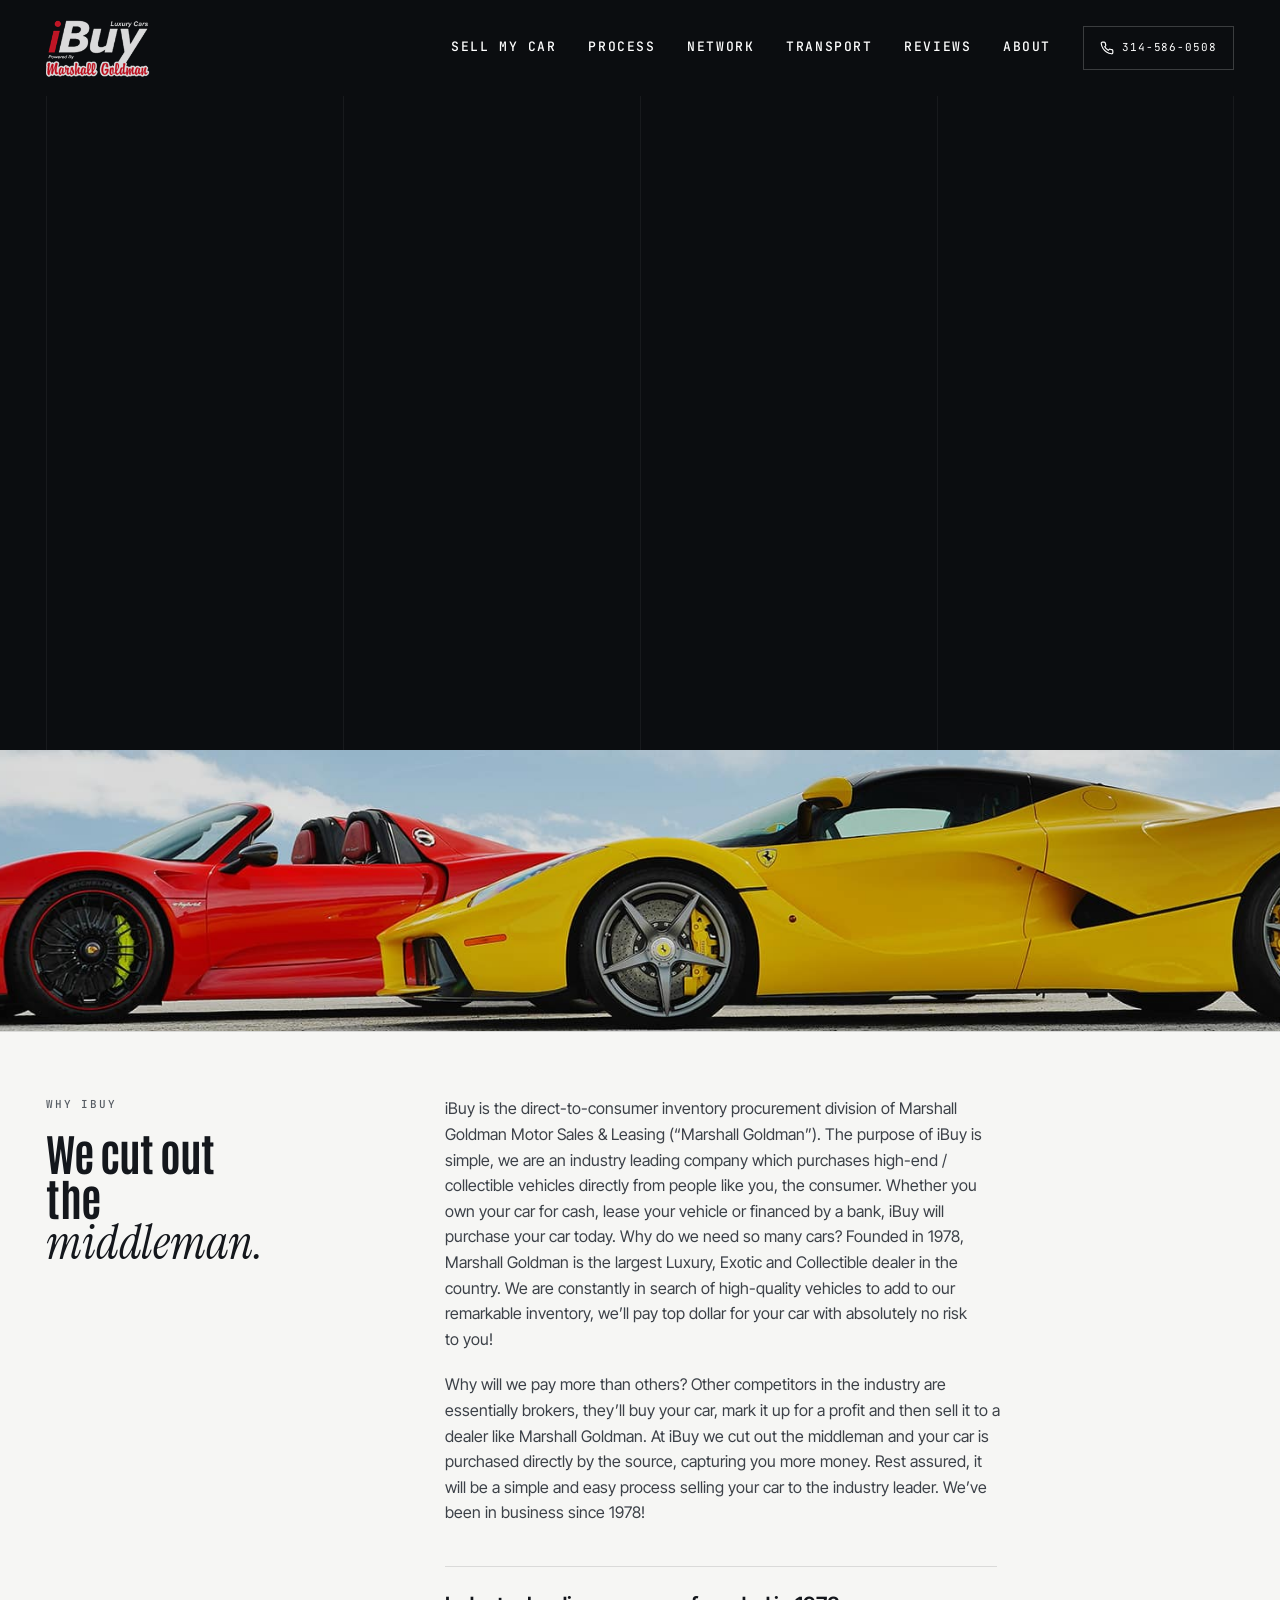
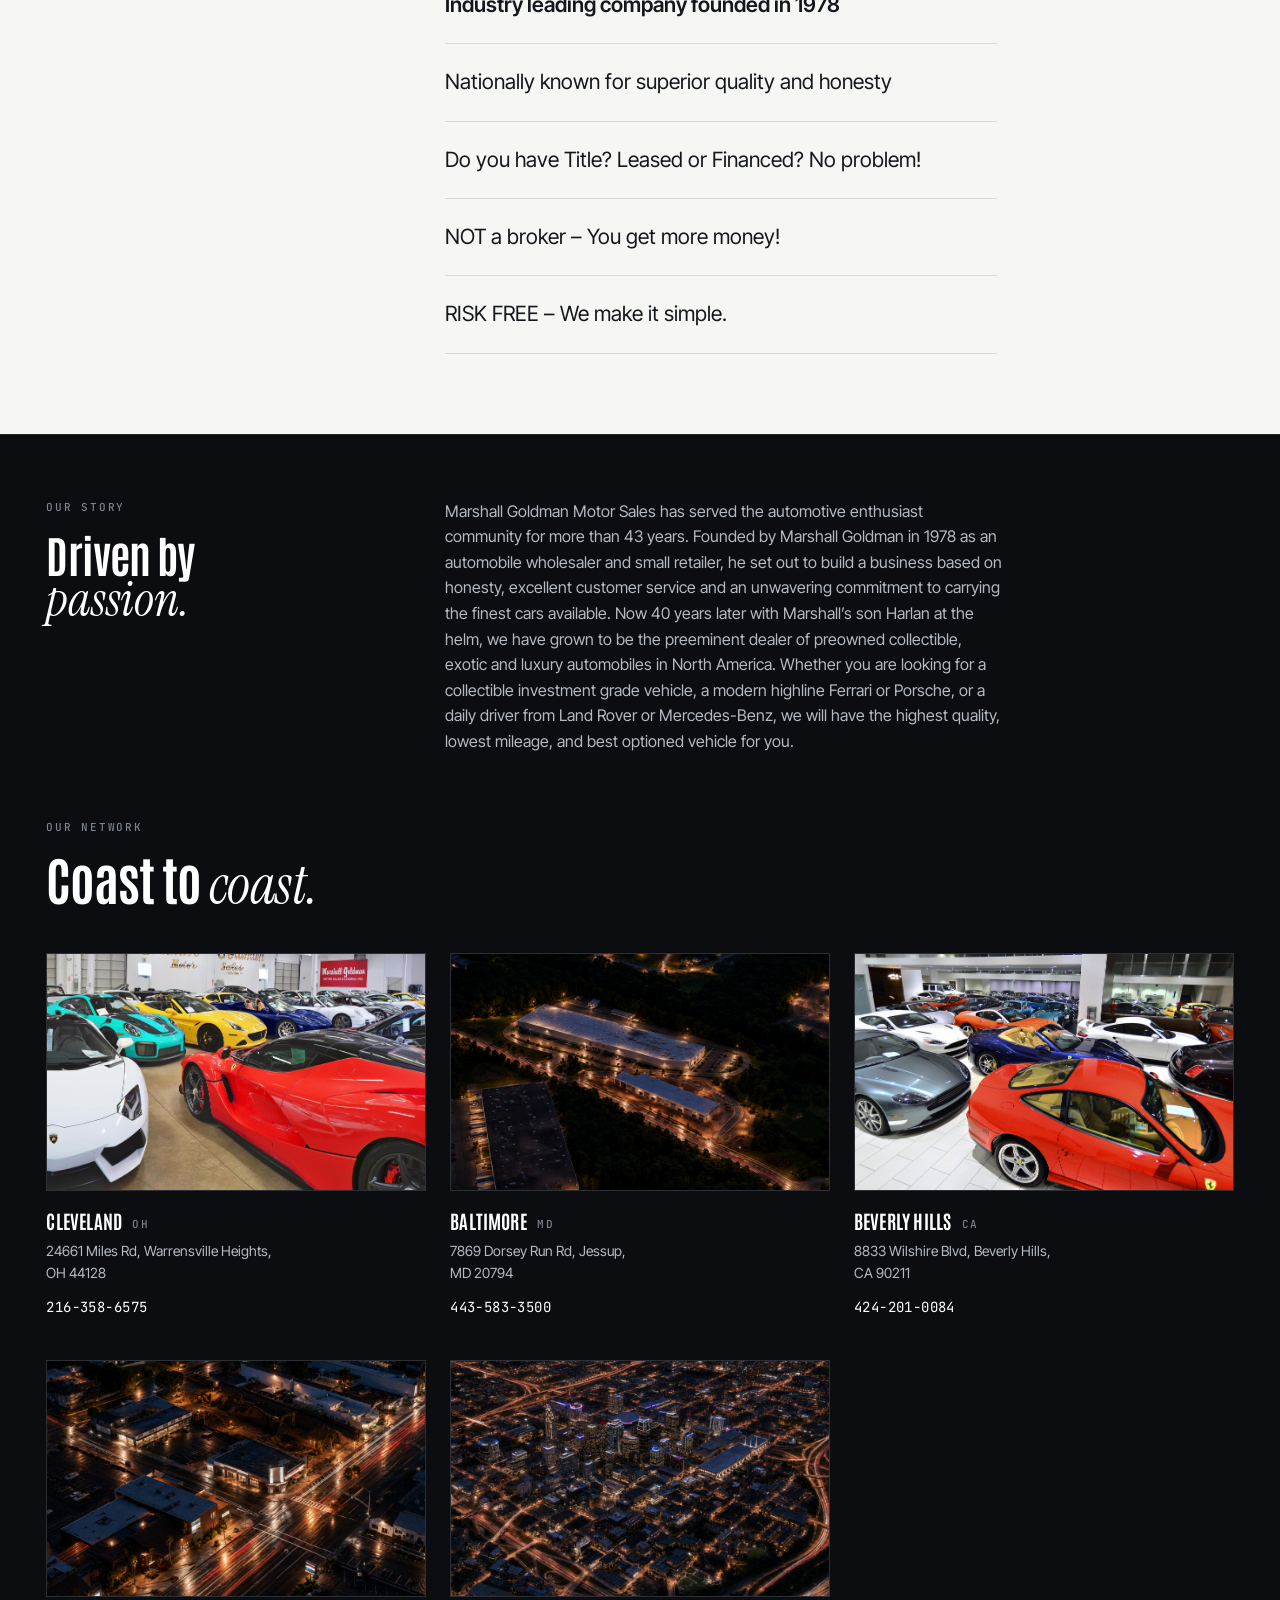
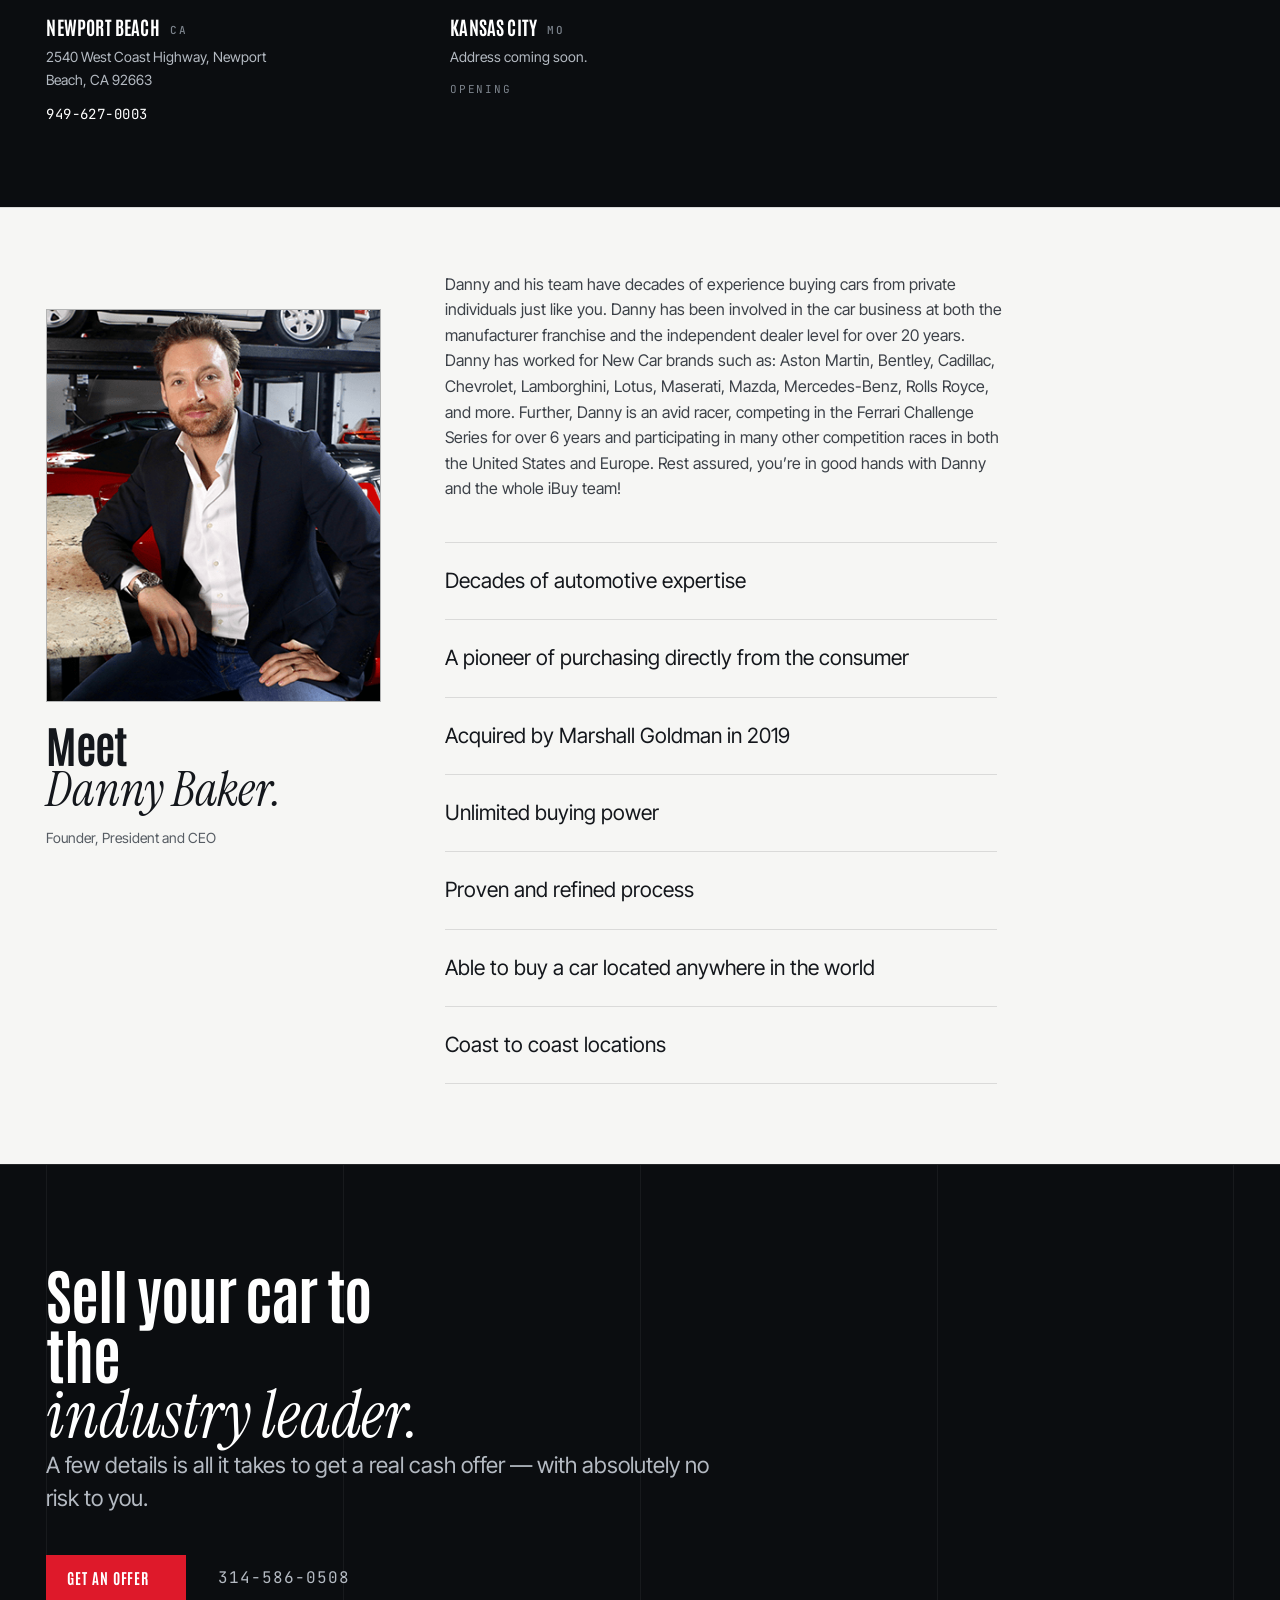
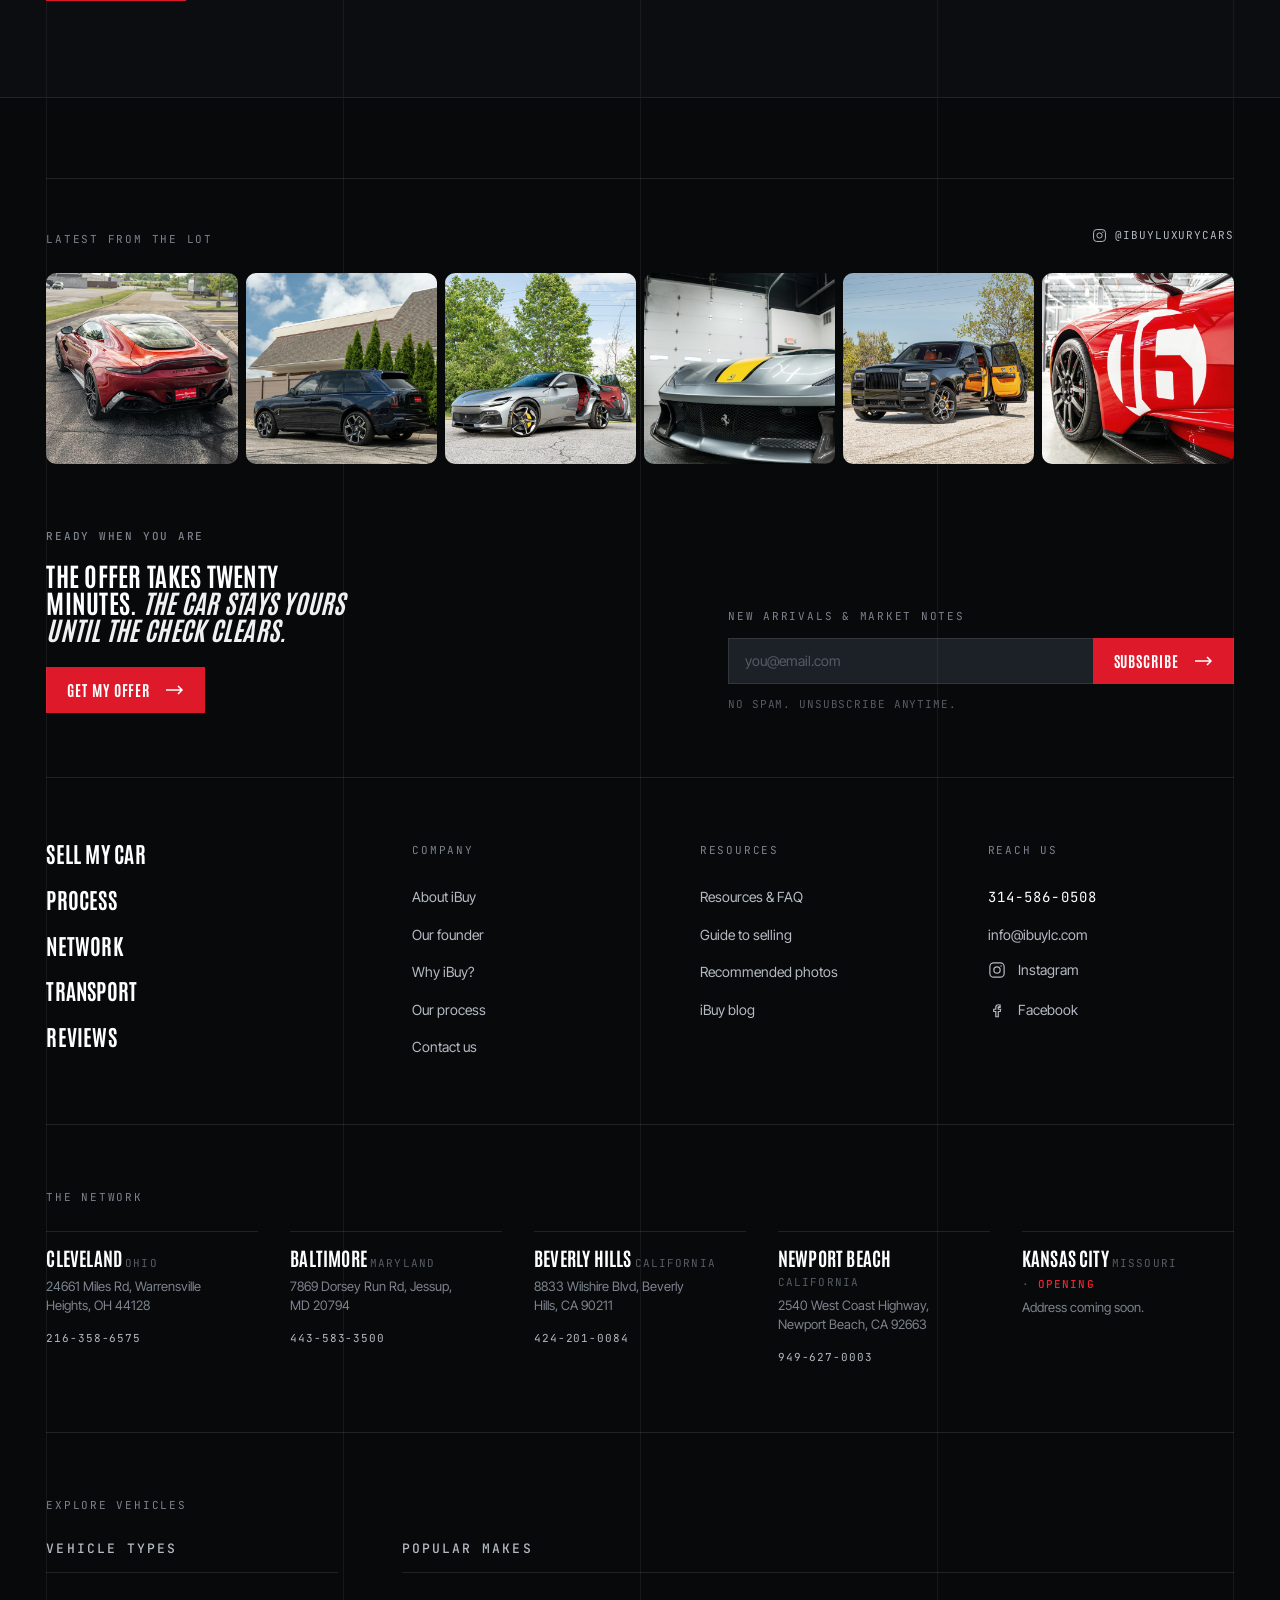
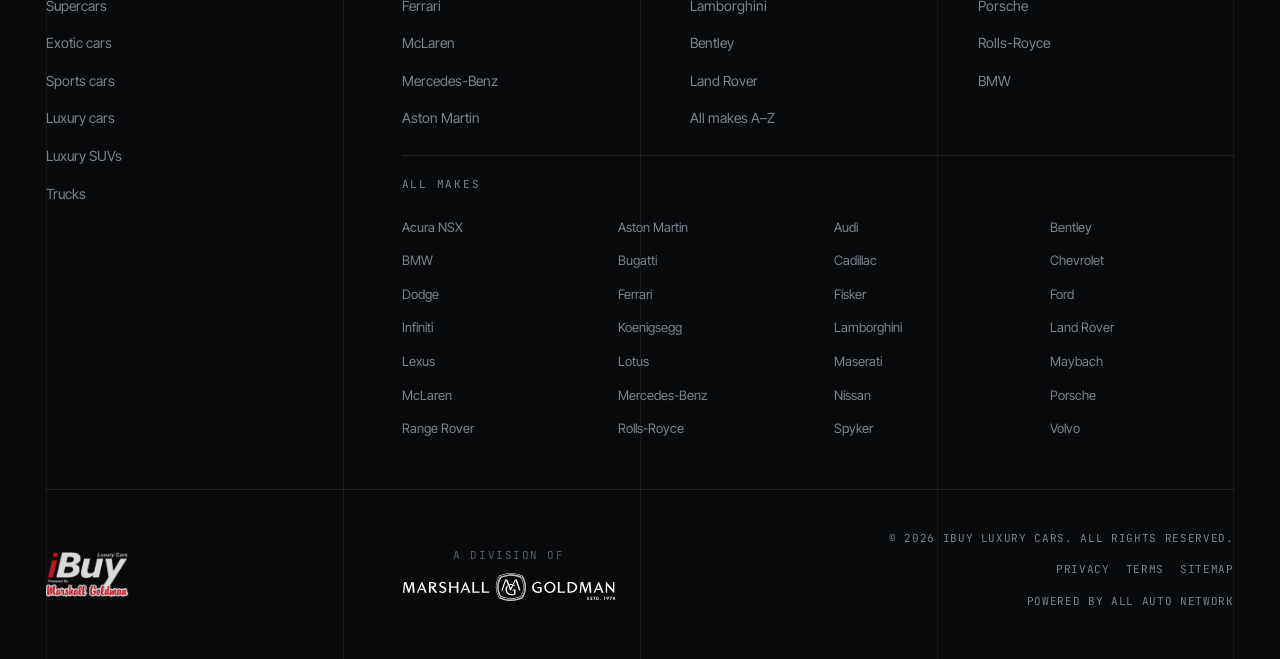
<file: about.html>
<!doctype html>
<html lang="en">
<head>
  <meta charset="utf-8">
  <meta name="viewport" content="width=device-width, initial-scale=1">

  <title>About iBuy &mdash; Direct Buyers of Luxury &amp; Exotic Cars | iBuy Luxury Cars</title>
  <meta name="description" content="iBuy is the direct-to-consumer buying division of Marshall Goldman Motor Sales & Leasing — founded 1978. We buy luxury and exotic cars directly from owners, nationwide. Meet the company and its founder, Danny Baker.">

  <link rel="preconnect" href="https://fonts.googleapis.com">
  <link rel="preconnect" href="https://fonts.gstatic.com" crossorigin>
  <link href="https://fonts.googleapis.com/css2?family=Antonio:wght@400;600;700&family=Inter+Tight:wght@400;500;600&family=Instrument+Serif:ital@0;1&family=JetBrains+Mono:wght@400;500&display=swap" rel="stylesheet">

  <link rel="stylesheet" href="css/tokens.css">
  <link rel="stylesheet" href="css/base.css">
  <link rel="stylesheet" href="css/sections/hero.css">
  <link rel="stylesheet" href="css/sections/network.css">
  <link rel="stylesheet" href="css/sections/transport.css">
  <link rel="stylesheet" href="css/sections/process.css">
  <link rel="stylesheet" href="css/sections/buy.css">
  <link rel="stylesheet" href="css/sections/reviews.css">
  <link rel="stylesheet" href="css/sections/footer.css">
  <link rel="stylesheet" href="css/sections/quote-glass.css">
  <link rel="stylesheet" href="css/footer3.css">
  <link rel="stylesheet" href="css/page.css">
</head>
<body>
  <a class="skip-link" href="#main">Skip to content</a>

  <!-- ======================================================================
       HEADER
       ====================================================================== -->
  <header class="header" id="header">
    <div class="container header__inner">

      <a class="header__logo" href="index.html" aria-label="iBuy Luxury Cars — home">
        <img src="assets/img/logo.png" alt="iBuy Luxury Cars, powered by Marshall Goldman" width="183" height="102">
      </a>

      <nav class="header__nav" aria-label="Main">
        <a class="header__link" href="index.html#quote-form">Sell my car</a>
        <a class="header__link" href="index.html#process">Process</a>
        <a class="header__link" href="index.html#network">Network</a>
        <a class="header__link" href="index.html#transport">Transport</a>
        <a class="header__link" href="index.html#reviews">Reviews</a>
        <a class="header__link" href="about.html" aria-current="page">About</a>
      </nav>

      <a class="header__phone" href="tel:+13145860508">
        <svg viewBox="0 0 24 24" fill="none" stroke="currentColor" stroke-width="2" stroke-linecap="round" stroke-linejoin="round" aria-hidden="true">
          <path d="M22 16.92v3a2 2 0 0 1-2.18 2 19.79 19.79 0 0 1-8.63-3.07 19.5 19.5 0 0 1-6-6 19.79 19.79 0 0 1-3.07-8.67A2 2 0 0 1 4.11 2h3a2 2 0 0 1 2 1.72c.13.96.36 1.9.7 2.81a2 2 0 0 1-.45 2.11L8.09 9.91a16 16 0 0 0 6 6l1.27-1.27a2 2 0 0 1 2.11-.45c.9.34 1.85.57 2.81.7A2 2 0 0 1 22 16.92z"/>
        </svg>
        <span>314-586-0508</span>
      </a>

      <button class="header__burger" type="button" aria-label="Open menu" aria-expanded="false">
        <svg width="18" height="12" viewBox="0 0 18 12" fill="none" stroke="currentColor" stroke-width="1.5" aria-hidden="true">
          <path d="M0 1h18M0 6h18M0 11h18"/>
        </svg>
      </button>

    </div>
  </header>

  <main class="page" id="main">

    <!-- ГЕРОЙ -->
    <section class="phero">
      <div class="gridlines" aria-hidden="true"><span></span><span></span><span></span><span></span></div>
      <div class="container">
        <div class="phero__inner">
          <p class="eyebrow" data-rise="side">About Us</p>
          <h1 data-rise="side">The industry leader<br>since <em>1978.</em></h1>
          <p class="prose prose--lead" data-rise>iBuy is the direct-to-consumer inventory procurement division of Marshall Goldman Motor Sales &amp; Leasing.</p>
          <div class="phero__cta" data-rise>
            <a class="btn btn--primary" href="index.html#quote-form">Get an offer <svg viewBox="0 0 24 24" fill="none" stroke="currentColor" stroke-width="2" stroke-linecap="round" stroke-linejoin="round" aria-hidden="true"><path d="M5 12h14M13 6l6 6-6 6"/></svg></a>
            <a class="btn btn--ghost" href="index.html#network">Our network</a>
          </div>
        </div>
      </div>
    </section>

    <!-- ПАНОРАМА (luxury-cars.jpg) -->
    <figure class="pbanner">
      <img src="assets/img/about/luxury-cars.jpg" alt="Marshall Goldman luxury, exotic and collectible inventory" width="1920" height="320" loading="lazy">
    </figure>

    <!-- КОМПАНИЯ / ПОЧЕМУ БОЛЬШЕ (дословно) — СВЕТЛАЯ -->
    <section class="psection theme-light">
      <div class="container">
        <div class="prow">
          <div class="prow__aside">
            <p class="eyebrow" data-rise="side">Why iBuy</p>
            <h2 class="prow__head" data-rise="side">We cut out<br>the <em>middleman.</em></h2>
          </div>
          <div class="prow__body">
            <div class="prose" data-rise>
              <p>iBuy is the direct-to-consumer inventory procurement division of Marshall Goldman Motor Sales &amp; Leasing (&ldquo;Marshall Goldman&rdquo;). The purpose of iBuy is simple, we are an industry leading company which purchases high-end / collectible vehicles directly from people like you, the consumer. Whether you own your car for cash, lease your vehicle or financed by a bank, iBuy will purchase your car today. Why do we need so many cars? Founded in 1978, Marshall Goldman is the largest Luxury, Exotic and Collectible dealer in the country. We are constantly in search of high-quality vehicles to add to our remarkable inventory, we&rsquo;ll pay top dollar for your car with absolutely no risk to you!</p>
              <p>Why will we pay more than others? Other competitors in the industry are essentially brokers, they&rsquo;ll buy your car, mark it up for a profit and then sell it to a dealer like Marshall Goldman. At iBuy we cut out the middleman and your car is purchased directly by the source, capturing you more money. Rest assured, it will be a simple and easy process selling your car to the industry leader. We&rsquo;ve been in business since 1978!</p>
            </div>
            <ul class="pfeatures" data-rise>
              <li class="pfeat"><b>Industry leading company founded in 1978</b></li>
              <li class="pfeat">Nationally known for superior quality and honesty</li>
              <li class="pfeat">Do you have Title? Leased or Financed? No problem!</li>
              <li class="pfeat">NOT a broker &ndash; You get more money!</li>
              <li class="pfeat">RISK FREE &ndash; We make it simple.</li>
            </ul>
          </div>
        </div>
      </div>
    </section>

    <!-- DRIVEN BY PASSION (дословно) + локации с фото -->
    <section class="psection">
      <div class="container">
        <div class="prow">
          <div class="prow__aside">
            <p class="eyebrow" data-rise="side">Our story</p>
            <h2 class="prow__head" data-rise="side">Driven by<br><em>passion.</em></h2>
          </div>
          <div class="prow__body">
            <div class="prose" data-rise>
              <p>Marshall Goldman Motor Sales has served the automotive enthusiast community for more than 43 years. Founded by Marshall Goldman in 1978 as an automobile wholesaler and small retailer, he set out to build a business based on honesty, excellent customer service and an unwavering commitment to carrying the finest cars available. Now 40 years later with Marshall&rsquo;s son Harlan at the helm, we have grown to be the preeminent dealer of preowned collectible, exotic and luxury automobiles in North America. Whether you are looking for a collectible investment grade vehicle, a modern highline Ferrari or Porsche, or a daily driver from Land Rover or Mercedes-Benz, we will have the highest quality, lowest mileage, and best optioned vehicle for you.</p>
            </div>
          </div>
        </div>

        <!-- СЕТЬ — 5 карточек локаций, у каждой своё фото (плейсхолдеры → заменить реальными) -->
        <div class="netgrid" data-rise>
          <div class="netgrid__head">
            <p class="eyebrow">Our network</p>
            <p class="netblock__head">Coast to <span class="netblock__accent">coast.</span></p>
          </div>
          <ul class="loccards">
            <li class="loccard">
              <figure class="loccard__media"><img src="assets/img/about/ohio.jpg" alt="Marshall Goldman showroom in Cleveland, Ohio" width="1920" height="1080" loading="lazy"></figure>
              <p class="loccard__city">Cleveland <span>OH</span></p>
              <p class="loccard__addr">24661 Miles Rd, Warrensville Heights, OH 44128</p>
              <a class="loccard__phone" href="tel:+12163586575">216-358-6575</a>
            </li>
            <li class="loccard">
              <figure class="loccard__media"><img src="assets/img/about/baltimore.jpg" alt="Marshall Goldman showroom in Jessup, Maryland" width="1056" height="594" loading="lazy"></figure>
              <p class="loccard__city">Baltimore <span>MD</span></p>
              <p class="loccard__addr">7869 Dorsey Run Rd, Jessup, MD 20794</p>
              <a class="loccard__phone" href="tel:+14435833500">443-583-3500</a>
            </li>
            <li class="loccard">
              <figure class="loccard__media"><img src="assets/img/about/beverly-hills.jpg" alt="Marshall Goldman showroom in Beverly Hills, California" width="1920" height="1080" loading="lazy"></figure>
              <p class="loccard__city">Beverly Hills <span>CA</span></p>
              <p class="loccard__addr">8833 Wilshire Blvd, Beverly Hills, CA 90211</p>
              <a class="loccard__phone" href="tel:+14242010084">424-201-0084</a>
            </li>
            <li class="loccard">
              <figure class="loccard__media"><img src="assets/img/about/newport-beach.jpg" alt="Marshall Goldman showroom in Newport Beach, California" width="1056" height="594" loading="lazy"></figure>
              <p class="loccard__city">Newport Beach <span>CA</span></p>
              <p class="loccard__addr">2540 West Coast Highway, Newport Beach, CA 92663</p>
              <a class="loccard__phone" href="tel:+19496270003">949-627-0003</a>
            </li>
            <li class="loccard loccard--soon">
              <figure class="loccard__media"><img src="assets/img/about/kansas-city.jpg" alt="iBuy location in Kansas City, Missouri" width="1056" height="594" loading="lazy"></figure>
              <p class="loccard__city">Kansas City <span>MO</span></p>
              <p class="loccard__addr">Address coming soon.</p>
              <p class="loccard__badge">Opening</p>
            </li>
          </ul>
        </div>
      </div>
    </section>

    <!-- HOW IT STARTED / ОСНОВАТЕЛЬ (дословно) + фото Danny — СВЕТЛАЯ -->
    <section class="psection theme-light">
      <div class="container">
        <div class="prow">
          <div class="prow__aside">
            <p class="eyebrow" data-rise="side">How it started</p>
            <figure class="pfounder__photo" data-rise>
              <img src="assets/img/about/danny-baker.png" alt="Danny Baker, Founder, President and CEO of iBuy" width="366" height="430" loading="lazy">
            </figure>
            <h2 class="prow__head" data-rise="side">Meet <em>Danny Baker.</em></h2>
            <p class="prole" data-rise>Founder, President and CEO</p>
          </div>
          <div class="prow__body">
            <div class="prose" data-rise>
              <p>Danny and his team have decades of experience buying cars from private individuals just like you. Danny has been involved in the car business at both the manufacturer franchise and the independent dealer level for over 20 years. Danny has worked for New Car brands such as: Aston Martin, Bentley, Cadillac, Chevrolet, Lamborghini, Lotus, Maserati, Mazda, Mercedes-Benz, Rolls Royce, and more. Further, Danny is an avid racer, competing in the Ferrari Challenge Series for over 6 years and participating in many other competition races in both the United States and Europe. Rest assured, you&rsquo;re in good hands with Danny and the whole iBuy team!</p>
            </div>
            <ul class="pfeatures" data-rise>
              <li class="pfeat">Decades of automotive expertise</li>
              <li class="pfeat">A pioneer of purchasing directly from the consumer</li>
              <li class="pfeat">Acquired by Marshall Goldman in 2019</li>
              <li class="pfeat">Unlimited buying power</li>
              <li class="pfeat">Proven and refined process</li>
              <li class="pfeat">Able to buy a car located anywhere in the world</li>
              <li class="pfeat">Coast to coast locations</li>
            </ul>
          </div>
        </div>
      </div>
    </section>

    <!-- ПРИЗЫВ -->
    <section class="pcta">
      <div class="gridlines" aria-hidden="true"><span></span><span></span><span></span><span></span></div>
      <div class="container">
        <div class="pcta__inner">
          <p class="eyebrow" data-rise="side">Ready when you are</p>
          <h2 data-rise="side">Sell your car to<br>the <em>industry leader.</em></h2>
          <p class="prose prose--lead" data-rise>A few details is all it takes to get a real cash offer &mdash; with absolutely no risk to you.</p>
          <div class="pcta__row" data-rise>
            <a class="btn btn--primary" href="index.html#quote-form">Get an offer <svg viewBox="0 0 24 24" fill="none" stroke="currentColor" stroke-width="2" stroke-linecap="round" stroke-linejoin="round" aria-hidden="true"><path d="M5 12h14M13 6l6 6-6 6"/></svg></a>
            <a class="pcta__phone" href="tel:+13145860508">314-586-0508</a>
          </div>
        </div>
      </div>
    </section>

  </main>

<footer class="footer theme-dark" role="contentinfo">

    <div class="gridlines" aria-hidden="true">
      <span></span><span></span><span></span><span></span>
    </div>

    <div class="container">

      <!-- Лента Instagram — реальные машины, выкупленные клиентом (их же снимки
           из inventory, водяной знак срезан кадрированием). Не живой виджет:
           официальное API закрыто, а сторонние виджеты тащат чужой JS и точку
           отказа. Это отобранная полоса, обновляется руками — для лидогенератора
           нормально. Каждая плитка ведёт в их аккаунт. -->
      <div class="iglive">
        <div class="iglive__head">
          <p class="footer__head">Latest from the lot</p>
          <a class="iglive__handle" href="https://www.instagram.com/ibuyluxurycars/" target="_blank" rel="noopener">
            <svg width="15" height="15" viewBox="0 0 24 24" fill="none" stroke="currentColor" stroke-width="1.6" aria-hidden="true">
              <rect x="2.5" y="2.5" width="19" height="19" rx="5"/>
              <circle cx="12" cy="12" r="4.2"/>
              <circle cx="17.4" cy="6.6" r="1" fill="currentColor" stroke="none"/>
            </svg>
            @ibuyluxurycars
          </a>
        </div>
        <ul class="iglive__grid">
          <li><a href="https://www.instagram.com/ibuyluxurycars/" target="_blank" rel="noopener"><img src="assets/img/social/ig-1.jpg" alt="A red Lamborghini bought by iBuy" width="560" height="560" loading="lazy"></a></li>
          <li><a href="https://www.instagram.com/ibuyluxurycars/" target="_blank" rel="noopener"><img src="assets/img/social/ig-2.jpg" alt="A black convertible bought by iBuy" width="560" height="560" loading="lazy"></a></li>
          <li><a href="https://www.instagram.com/ibuyluxurycars/" target="_blank" rel="noopener"><img src="assets/img/social/ig-3.jpg" alt="A grey Aston Martin Vantage bought by iBuy" width="560" height="560" loading="lazy"></a></li>
          <li><a href="https://www.instagram.com/ibuyluxurycars/" target="_blank" rel="noopener"><img src="assets/img/social/ig-4.jpg" alt="A silver Aston Martin DBS bought by iBuy" width="560" height="560" loading="lazy"></a></li>
          <li><a href="https://www.instagram.com/ibuyluxurycars/" target="_blank" rel="noopener"><img src="assets/img/social/ig-5.jpg" alt="A grey Porsche 911 bought by iBuy" width="560" height="560" loading="lazy"></a></li>
          <li><a href="https://www.instagram.com/ibuyluxurycars/" target="_blank" rel="noopener"><img src="assets/img/social/ig-6.jpg" alt="A grey Mercedes-AMG GT bought by iBuy" width="560" height="560" loading="lazy"></a></li>
        </ul>
      </div>


      <!-- Возврат к действию + подписка -->
      <div class="footer__top">
        <div class="footer__cta">
          <p class="eyebrow">Ready when you are</p>
          <p class="footer__ask">
            The offer takes twenty minutes.
            <em>The car stays yours until the check clears.</em>
          </p>
          <a class="btn btn--primary" href="index.html#quote-form">
            Get my offer
            <svg width="18" height="10" viewBox="0 0 18 10" fill="none" stroke="currentColor" stroke-width="1.5" aria-hidden="true">
              <path d="M0 5h16M12 1l4 4-4 4"/>
            </svg>
          </a>
        </div>

        <!-- ⚠️ Эндпоинта нет — форма пока только визуальная. -->
        <form class="signup" novalidate aria-label="Newsletter signup">
          <p class="signup__label">New arrivals &amp; market notes</p>
          <div class="signup__row">
            <input class="signup__input" type="email" name="email"
                   placeholder="you@email.com" autocomplete="email" required>
            <button class="btn btn--primary" type="submit">
              Subscribe
              <svg width="18" height="10" viewBox="0 0 18 10" fill="none" stroke="currentColor" stroke-width="1.5" aria-hidden="true">
                <path d="M0 5h16M12 1l4 4-4 4"/>
              </svg>
            </button>
          </div>
          <p class="signup__note">No spam. Unsubscribe anytime.</p>
        </form>
      </div>

      <!-- ======================================================================
           УРОВЕНЬ 1 — основная навигация. «Sell your car» = навигация нового
           одностраничника, у неё сильнейшая иерархия (ярче и крупнее). Company /
           Resources / Reach — тише. Все ссылки одностраничника — на реальные id
           секций; ссылки на отдельные страницы — точные URL с ibuylc.com.
           ====================================================================== -->
      <div class="fnav">
        <nav class="fnav__group fnav__group--primary" aria-label="Main menu">
          <ul class="flinks flinks--lead">
            <li><a href="index.html#quote-form">Sell my car</a></li>
            <li><a href="index.html#process">Process</a></li>
            <li><a href="index.html#network">Network</a></li>
            <li><a href="index.html#transport">Transport</a></li>
            <li><a href="index.html#reviews">Reviews</a></li>
          </ul>
        </nav>

        <nav class="fnav__group" aria-label="Company">
          <p class="footer__head">Company</p>
          <ul class="flinks">
            <li><a href="about.html">About iBuy</a></li>
            <li><a href="https://www.ibuylc.com/our-team/">Our founder</a></li>
            <li><a href="https://www.ibuylc.com/why-ibuy/">Why iBuy?</a></li>
            <li><a href="https://www.ibuylc.com/our-process/">Our process</a></li>
            <li><a href="https://www.ibuylc.com/contact-us/">Contact us</a></li>
          </ul>
        </nav>

        <nav class="fnav__group" aria-label="Resources">
          <p class="footer__head">Resources</p>
          <ul class="flinks">
            <li><a href="https://www.ibuylc.com/resources/">Resources &amp; FAQ</a></li>
            <li><a href="https://www.ibuylc.com/guide-to-selling-your-car-privately/">Guide to selling</a></li>
            <li><a href="https://www.ibuylc.com/recommended-photos/">Recommended photos</a></li>
            <li><a href="https://www.ibuylc.com/iblc-news/">iBuy blog</a></li>
          </ul>
        </nav>

        <div class="fnav__group fnav__group--reach">
          <p class="footer__head">Reach us</p>
          <ul class="flinks">
            <li><a class="flinks__strong" href="tel:+13145860508">314-586-0508</a></li>
            <li><a href="mailto:info@ibuylc.com">info@ibuylc.com</a></li>
            <li>
              <a href="https://www.instagram.com/ibuyluxurycars/" target="_blank" rel="noopener" aria-label="iBuy on Instagram">
                <svg class="flinks__ig" width="18" height="18" viewBox="0 0 24 24" fill="none" stroke="currentColor" stroke-width="1.6" aria-hidden="true"><rect x="2.5" y="2.5" width="19" height="19" rx="5"/><circle cx="12" cy="12" r="4.2"/><circle cx="17.4" cy="6.6" r="1" fill="currentColor" stroke="none"/></svg>
                Instagram
              </a>
            </li>
            <li>
              <a href="https://www.facebook.com/ibuyluxurycars/" target="_blank" rel="noopener" aria-label="iBuy on Facebook">
                <svg class="flinks__ig" width="18" height="18" viewBox="0 0 24 24" fill="none" stroke="currentColor" stroke-width="1.6" aria-hidden="true"><path d="M14 8.5h2.2V5.3C15.8 5.2 14.9 5 13.9 5c-2.1 0-3.5 1.3-3.5 3.6V11H7.6v3h2.8v7h3.3v-7h2.7l.4-3h-3.1V8.9c0-.8.2-1.4 1.3-1.4z"/></svg>
                Facebook
              </a>
            </li>
          </ul>
        </div>
      </div>


      <!-- ======================================================================
           УРОВЕНЬ 2 — СЕТЬ. Полноширинная полоса, пять локаций, разделены
           волосяными линейками (не карточки). Адреса/телефоны — те же, что на
           карте. Kansas City сохраняет статус Opening / «address coming soon».
           ====================================================================== -->
      <section class="fnet-wide" aria-label="The Marshall Goldman network">
        <p class="footer__head">The network</p>
        <ul class="fnet fnet--row">
          <li>
            <p class="fnet__city">Cleveland <span>Ohio</span></p>
            <p class="fnet__addr">24661 Miles Rd, Warrensville Heights, OH 44128</p>
            <a class="fnet__phone" href="tel:+12163586575">216-358-6575</a>
          </li>
          <li>
            <p class="fnet__city">Baltimore <span>Maryland</span></p>
            <p class="fnet__addr">7869 Dorsey Run Rd, Jessup, MD 20794</p>
            <a class="fnet__phone" href="tel:+14435833500">443-583-3500</a>
          </li>
          <li>
            <p class="fnet__city">Beverly Hills <span>California</span></p>
            <p class="fnet__addr">8833 Wilshire Blvd, Beverly Hills, CA 90211</p>
            <a class="fnet__phone" href="tel:+14242010084">424-201-0084</a>
          </li>
          <li>
            <p class="fnet__city">Newport Beach <span>California</span></p>
            <p class="fnet__addr">2540 West Coast Highway, Newport Beach, CA 92663</p>
            <a class="fnet__phone" href="tel:+19496270003">949-627-0003</a>
          </li>
          <li>
            <p class="fnet__city">Kansas City <span>Missouri &middot; <b>Opening</b></span></p>
            <p class="fnet__addr fnet__addr--soon">Address coming soon.</p>
          </li>
        </ul>
      </section>


      <!-- ======================================================================
           УРОВЕНЬ 3 — SEO-каталог. Тише основной навигации: приглушённый цвет,
           мельче, отдельно от продающего пути. Полный список марок раскрыт статично (без дропдауна) — все ссылки
           в DOM, доступны и краулятся. URL —
           точные с ibuylc.com; марки без своей страницы (Acura NSX, Koenigsegg,
           Lotus, Spyker) — простой текст, не ссылки.
           ====================================================================== -->
      <section class="fdir" aria-label="Explore vehicles">
        <p class="footer__head footer__head--quiet">Explore vehicles</p>

        <div class="fdir__grid">
          <div class="fdir__col">
            <p class="fdir__label">Vehicle types</p>
            <ul class="fdir__links">
              <li><a href="https://www.ibuylc.com/supercar/">Supercars</a></li>
              <li><a href="https://www.ibuylc.com/exotic-car/">Exotic cars</a></li>
              <li><a href="https://www.ibuylc.com/sports-car/">Sports cars</a></li>
              <li><a href="https://www.ibuylc.com/luxury-car/">Luxury cars</a></li>
              <li><a href="https://www.ibuylc.com/suv/">Luxury SUVs</a></li>
              <li><a href="https://www.ibuylc.com/truck/">Trucks</a></li>
            </ul>
          </div>

          <div class="fdir__col fdir__col--makes">
            <p class="fdir__label">Popular makes</p>
            <ul class="fdir__links fdir__links--makes">
              <li><a href="https://www.ibuylc.com/sell-my-ferrari/">Ferrari</a></li>
              <li><a href="https://www.ibuylc.com/sell-my-lamborghini/">Lamborghini</a></li>
              <li><a href="https://www.ibuylc.com/sell-my-porsche/">Porsche</a></li>
              <li><a href="https://www.ibuylc.com/make/mclaren/">McLaren</a></li>
              <li><a href="https://www.ibuylc.com/sell-my-bentley/">Bentley</a></li>
              <li><a href="https://www.ibuylc.com/sell-my-rolls-royce/">Rolls-Royce</a></li>
              <li><a href="https://www.ibuylc.com/mercedes-benz/">Mercedes-Benz</a></li>
              <li><a href="https://www.ibuylc.com/sell-my-land-rover/">Land Rover</a></li>
              <li><a href="https://www.ibuylc.com/sell-my-bmw/">BMW</a></li>
              <li><a href="https://www.ibuylc.com/sell-my-aston-martin/">Aston Martin</a></li>
              <li><a href="https://www.ibuylc.com/make/">All makes A&ndash;Z</a></li>
            </ul>

            <div class="fdir__all">
              <p class="fdir__sublabel">All makes</p>
              <ul class="fdir__links fdir__links--all">
                <li><span>Acura NSX</span></li>
                <li><a href="https://www.ibuylc.com/sell-my-aston-martin/">Aston Martin</a></li>
                <li><a href="make-audi.html">Audi</a></li>
                <li><a href="https://www.ibuylc.com/sell-my-bentley/">Bentley</a></li>
                <li><a href="https://www.ibuylc.com/sell-my-bmw/">BMW</a></li>
                <li><a href="https://www.ibuylc.com/make/bugatti/">Bugatti</a></li>
                <li><a href="https://www.ibuylc.com/make/cadillac/">Cadillac</a></li>
                <li><a href="https://www.ibuylc.com/make/chevrolet/">Chevrolet</a></li>
                <li><a href="https://www.ibuylc.com/make/dodge/">Dodge</a></li>
                <li><a href="https://www.ibuylc.com/sell-my-ferrari/">Ferrari</a></li>
                <li><a href="https://www.ibuylc.com/make/fisker/">Fisker</a></li>
                <li><a href="https://www.ibuylc.com/make/ford/">Ford</a></li>
                <li><a href="https://www.ibuylc.com/make/infiniti/">Infiniti</a></li>
                <li><span>Koenigsegg</span></li>
                <li><a href="https://www.ibuylc.com/sell-my-lamborghini/">Lamborghini</a></li>
                <li><a href="https://www.ibuylc.com/sell-my-land-rover/">Land Rover</a></li>
                <li><a href="https://www.ibuylc.com/make/lexus/">Lexus</a></li>
                <li><span>Lotus</span></li>
                <li><a href="https://www.ibuylc.com/sell-my-maserati/">Maserati</a></li>
                <li><a href="https://www.ibuylc.com/make/maybach/">Maybach</a></li>
                <li><a href="https://www.ibuylc.com/make/mclaren/">McLaren</a></li>
                <li><a href="https://www.ibuylc.com/mercedes-benz/">Mercedes-Benz</a></li>
                <li><a href="https://www.ibuylc.com/make/nissan/">Nissan</a></li>
                <li><a href="https://www.ibuylc.com/sell-my-porsche/">Porsche</a></li>
                <li><a href="https://www.ibuylc.com/sell-my-range-rover/">Range Rover</a></li>
                <li><a href="https://www.ibuylc.com/sell-my-rolls-royce/">Rolls-Royce</a></li>
                <li><span>Spyker</span></li>
                <li><a href="https://www.ibuylc.com/make/volvo/">Volvo</a></li>
              </ul>
            </div>
          </div>
        </div>
      </section>


      <!-- Нижняя строка: связь с материнским брендом обязательна -->
      <div class="footer__base">
        <a class="footer__logo" href="/" aria-label="iBuy Luxury Cars — home">
          <img src="assets/img/logo.png" alt="iBuy Luxury Cars" width="183" height="102">
        </a>

        <!-- Настоящий вордмарк Marshall Goldman (goldman_logo.svg, монохром белым)
             — клиент требовал логотип обязательно. Над ним тихая подпись связи. -->
        <a class="mglock" href="https://www.marshallgoldmanoh.com/" target="_blank" rel="noopener"
           aria-label="A division of Marshall Goldman Motor Sales">
          <span class="mglock__div">A division of</span>
          <img class="mglock__mark" src="assets/img/goldman_logo.svg"
               alt="Marshall Goldman Motor Sales" width="415" height="55">
        </a>

        <div class="footer__legal">
          <p>&copy; 2026 iBuy Luxury Cars. All rights reserved.</p>
          <nav aria-label="Legal">
            <a href="https://www.ibuylc.com/privacy-policy/">Privacy</a>
            <a href="https://www.ibuylc.com/terms-of-use/">Terms</a>
            <a href="https://www.ibuylc.com/sitemap/">Sitemap</a>
          </nav>
          <p class="footer__powered">Powered by <a href="https://www.allautonetwork.com/" target="_blank" rel="noopener">All Auto Network</a></p>
        </div>
      </div>

    </div>
  </footer>

  <!-- type="module" — main.js подхватывает data-rise, шапку, бургер. -->
  <script type="module" src="js/main.js"></script>
</body>
</html>
</file>
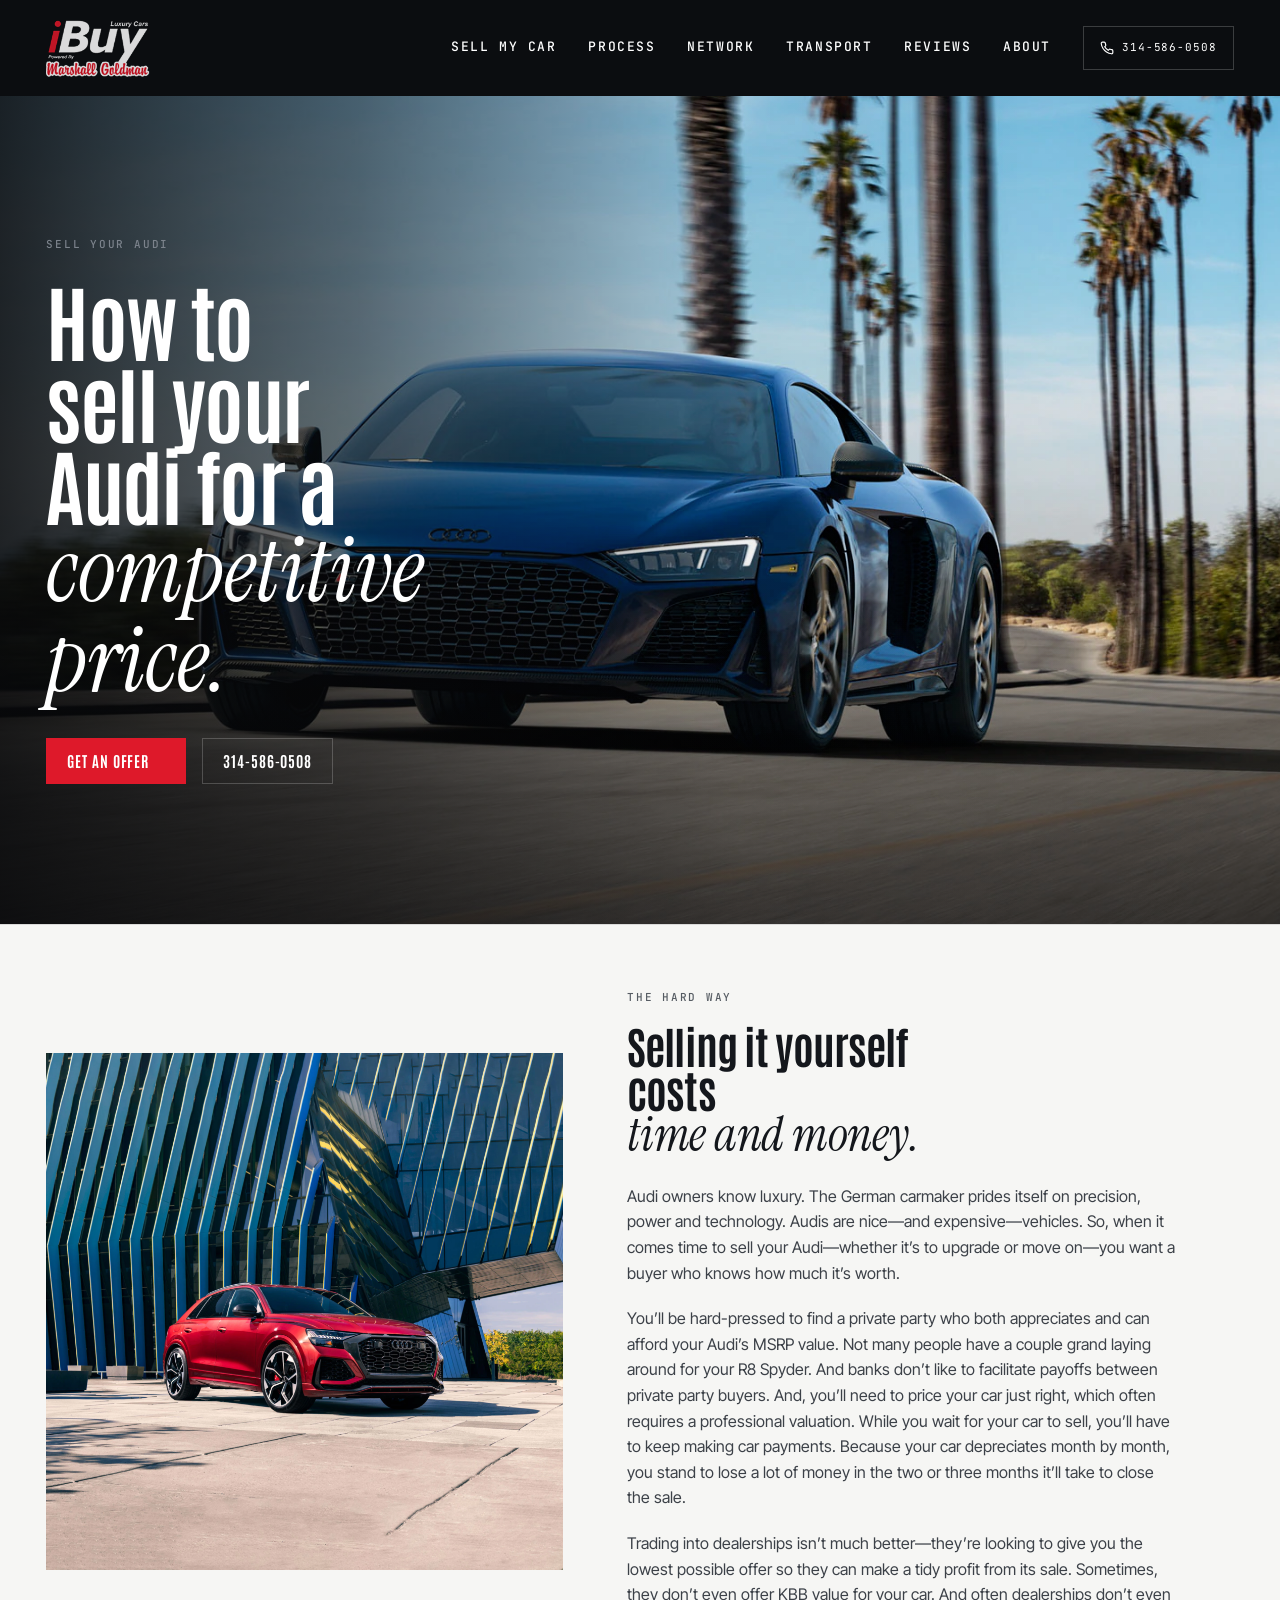
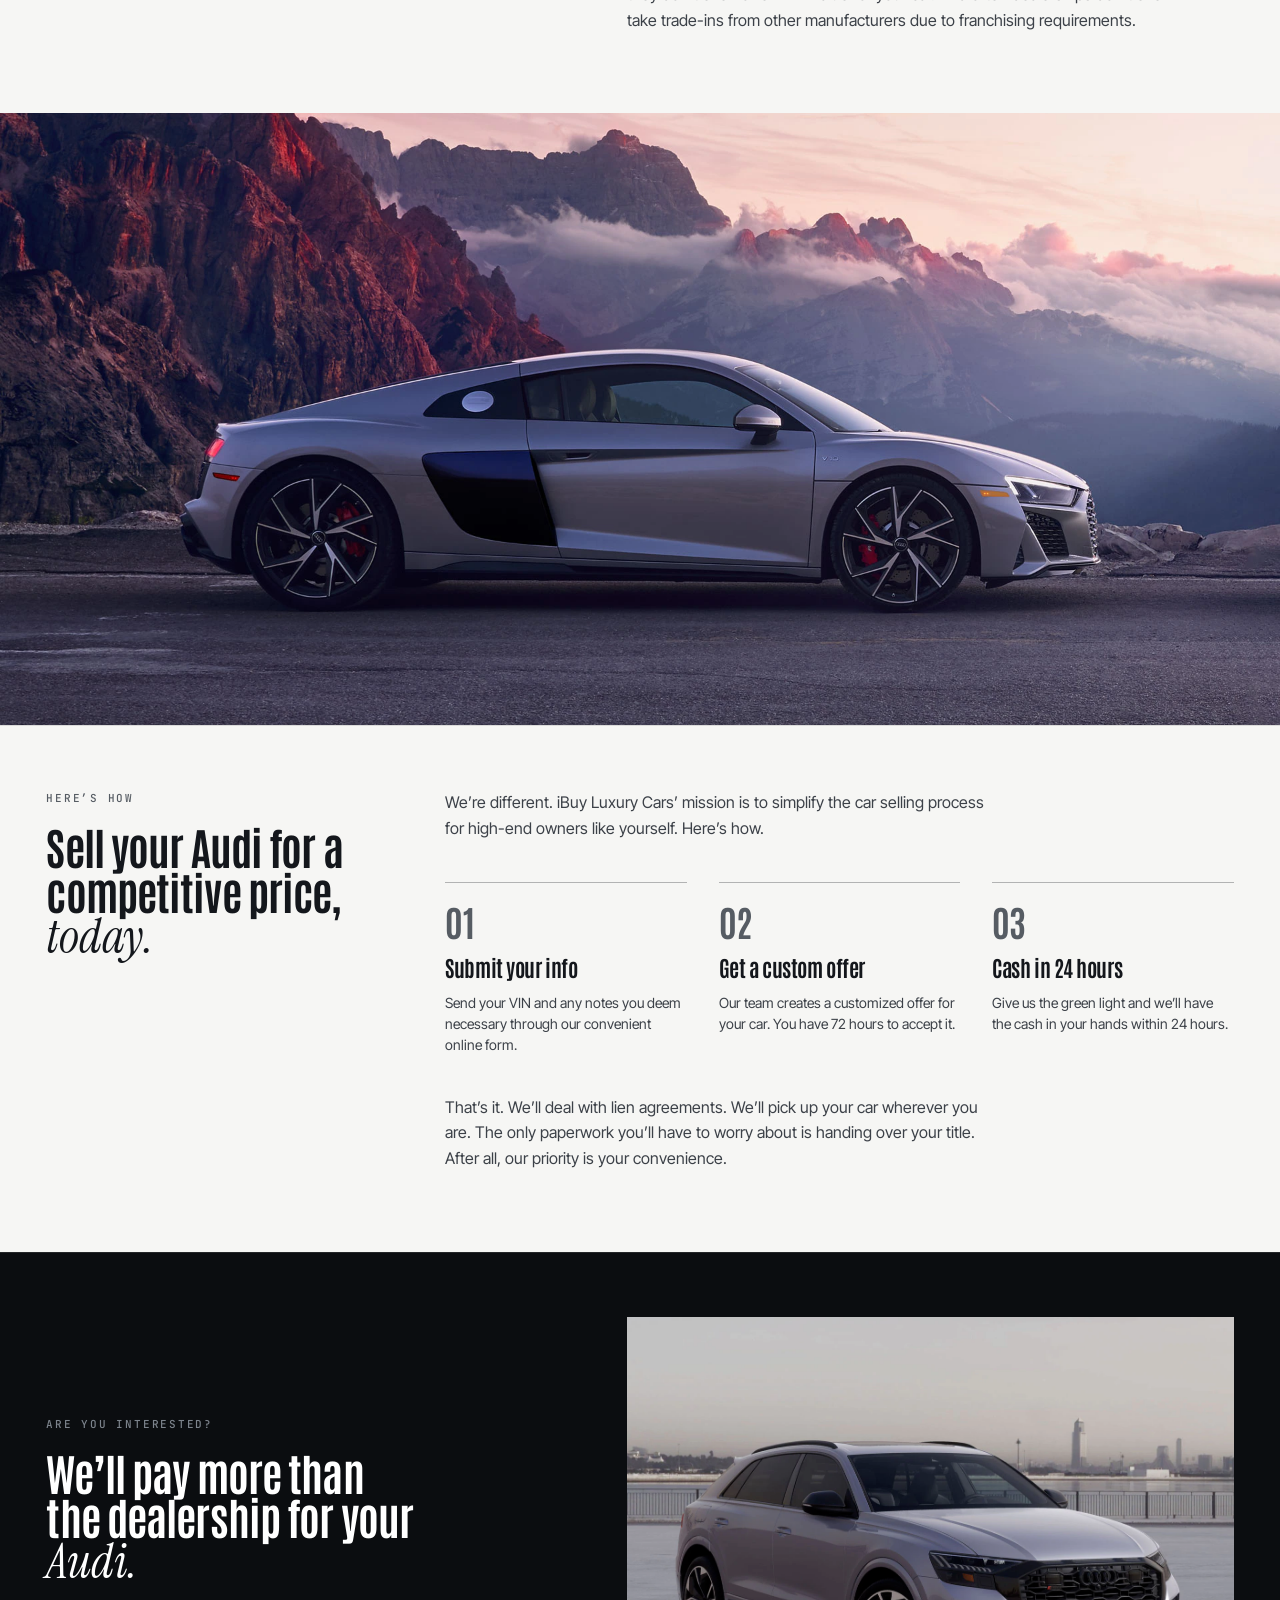
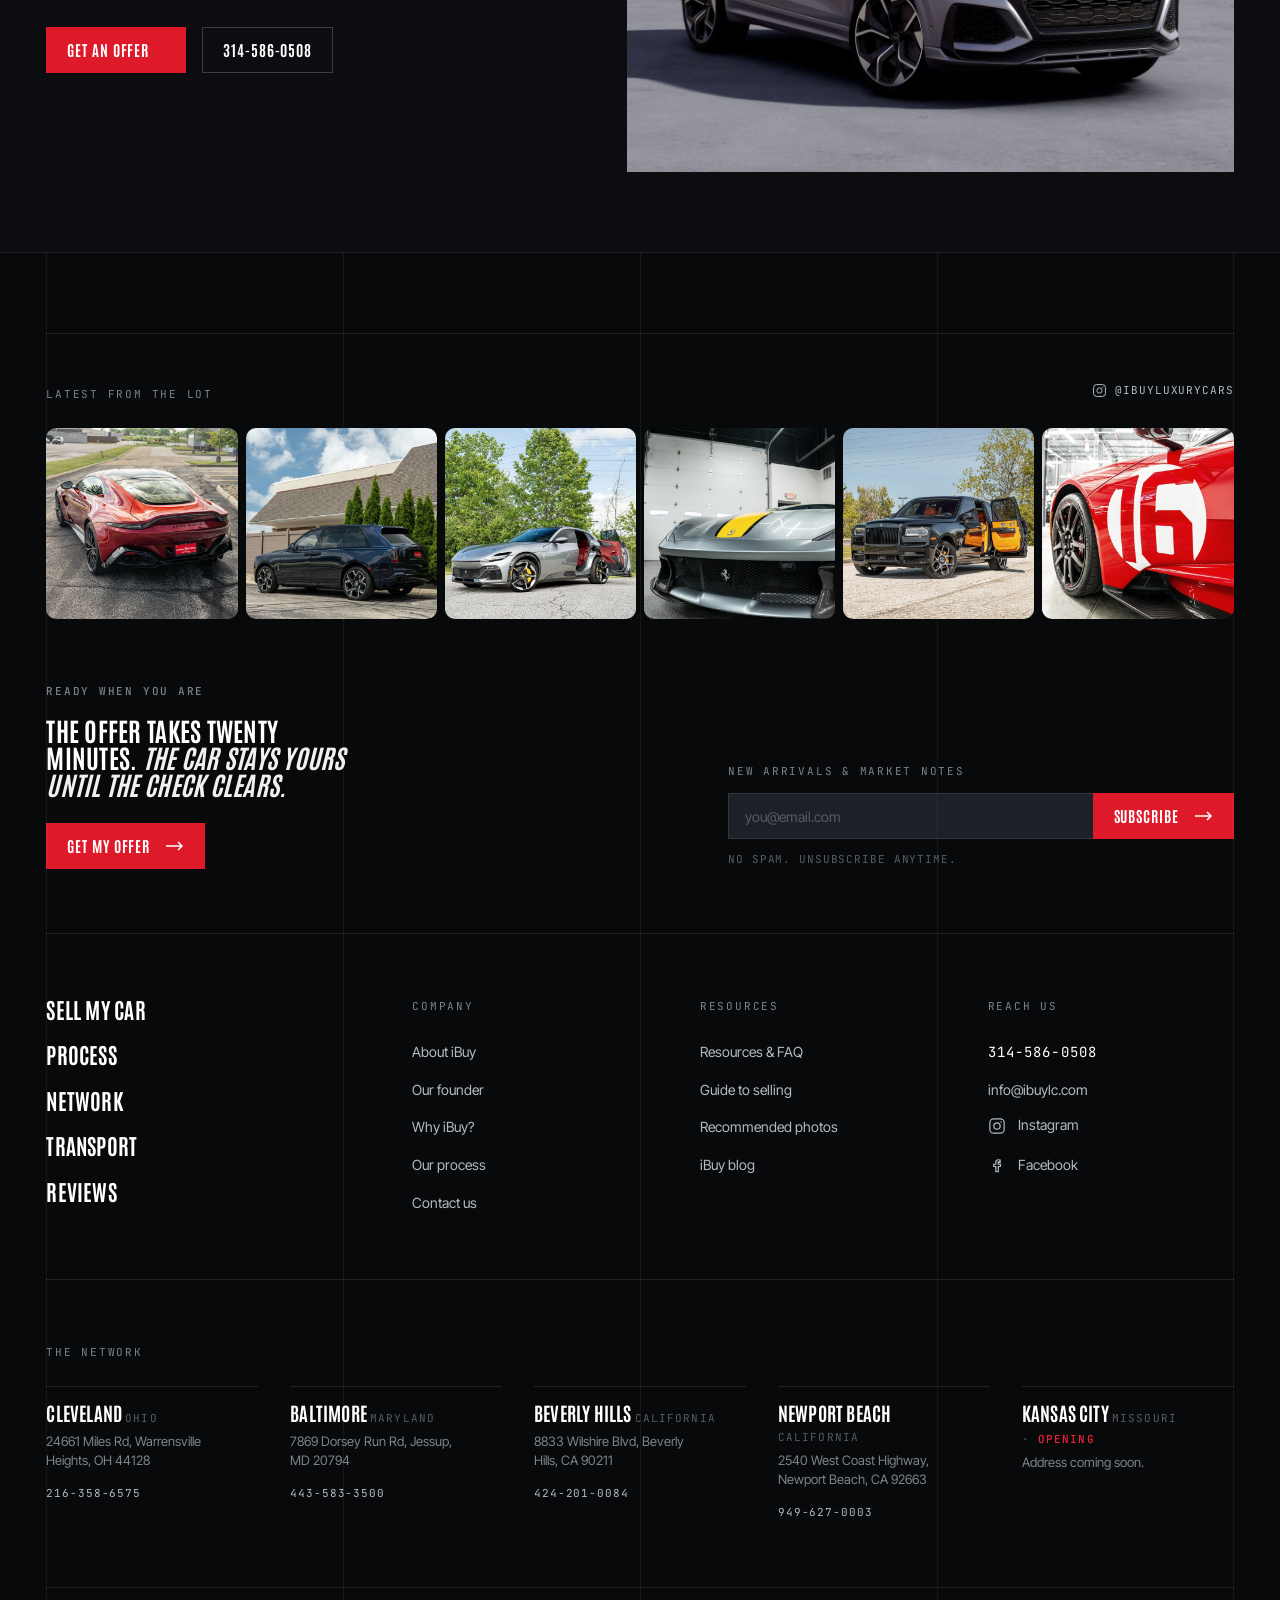
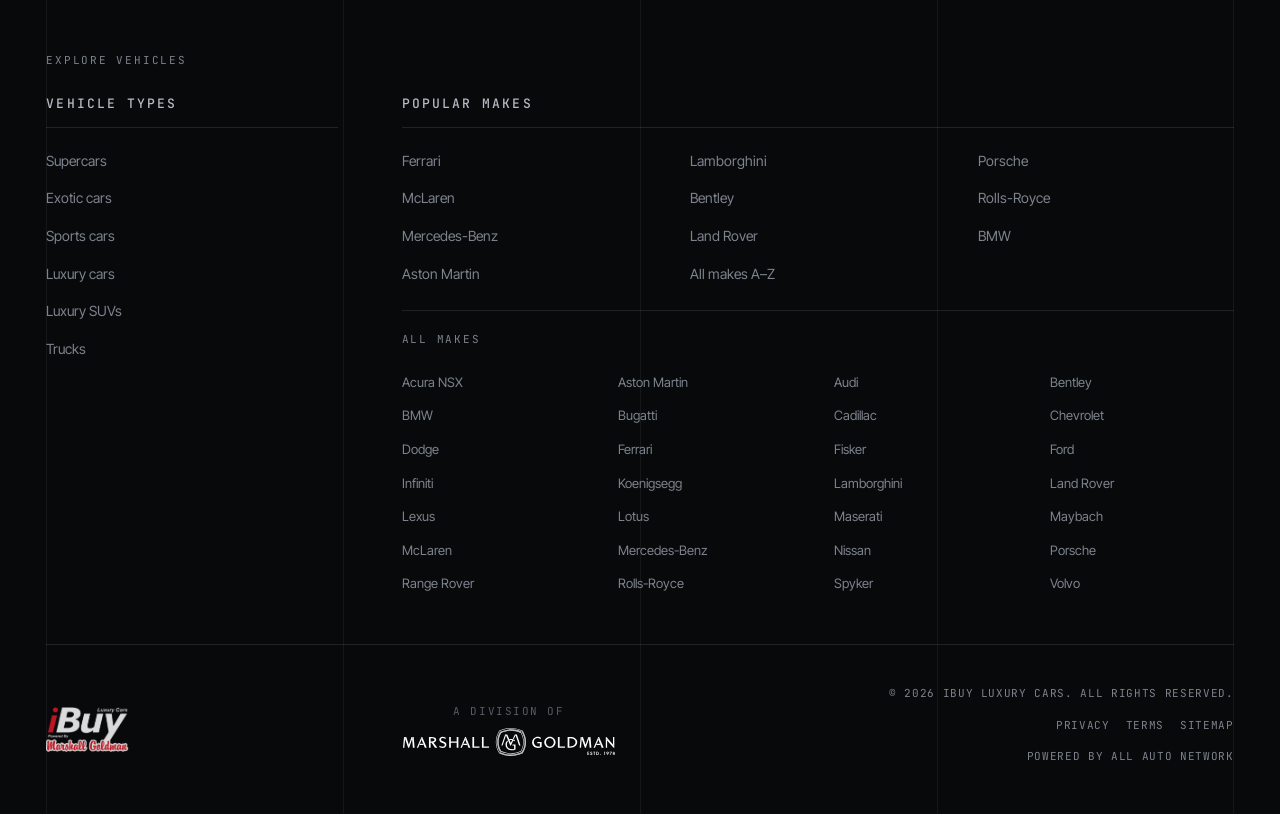
<file: make-audi.html>
<!doctype html>
<html lang="en">
<head>
  <meta charset="utf-8">
  <meta name="viewport" content="width=device-width, initial-scale=1">

  <title>Sell My Audi &mdash; iBuy Luxury Cars</title>
  <meta name="description" content="Sell your Audi for a competitive price. iBuy Luxury Cars pays more than the dealership — send your VIN, get a custom offer in 72 hours, and cash in hand within 24.">

  <link rel="preconnect" href="https://fonts.googleapis.com">
  <link rel="preconnect" href="https://fonts.gstatic.com" crossorigin>
  <link href="https://fonts.googleapis.com/css2?family=Antonio:wght@400;600;700&family=Inter+Tight:wght@400;500;600&family=Instrument+Serif:ital@0;1&family=JetBrains+Mono:wght@400;500&display=swap" rel="stylesheet">

  <link rel="stylesheet" href="css/tokens.css">
  <link rel="stylesheet" href="css/base.css">
  <link rel="stylesheet" href="css/sections/hero.css">
  <link rel="stylesheet" href="css/sections/network.css">
  <link rel="stylesheet" href="css/sections/transport.css">
  <link rel="stylesheet" href="css/sections/process.css">
  <link rel="stylesheet" href="css/sections/buy.css">
  <link rel="stylesheet" href="css/sections/reviews.css">
  <link rel="stylesheet" href="css/sections/footer.css">
  <link rel="stylesheet" href="css/sections/quote-glass.css">
  <link rel="stylesheet" href="css/footer3.css">
  <link rel="stylesheet" href="css/page.css">
</head>
<body>
  <a class="skip-link" href="#main">Skip to content</a>

  <!-- ======================================================================
       HEADER
       ====================================================================== -->
  <header class="header" id="header">
    <div class="container header__inner">

      <a class="header__logo" href="index.html" aria-label="iBuy Luxury Cars — home">
        <img src="assets/img/logo.png" alt="iBuy Luxury Cars, powered by Marshall Goldman" width="183" height="102">
      </a>

      <nav class="header__nav" aria-label="Main">
        <a class="header__link" href="index.html#quote-form">Sell my car</a>
        <a class="header__link" href="index.html#process">Process</a>
        <a class="header__link" href="index.html#network">Network</a>
        <a class="header__link" href="index.html#transport">Transport</a>
        <a class="header__link" href="index.html#reviews">Reviews</a>
        <a class="header__link" href="about.html">About</a>
      </nav>

      <a class="header__phone" href="tel:+13145860508">
        <svg viewBox="0 0 24 24" fill="none" stroke="currentColor" stroke-width="2" stroke-linecap="round" stroke-linejoin="round" aria-hidden="true">
          <path d="M22 16.92v3a2 2 0 0 1-2.18 2 19.79 19.79 0 0 1-8.63-3.07 19.5 19.5 0 0 1-6-6 19.79 19.79 0 0 1-3.07-8.67A2 2 0 0 1 4.11 2h3a2 2 0 0 1 2 1.72c.13.96.36 1.9.7 2.81a2 2 0 0 1-.45 2.11L8.09 9.91a16 16 0 0 0 6 6l1.27-1.27a2 2 0 0 1 2.11-.45c.9.34 1.85.57 2.81.7A2 2 0 0 1 22 16.92z"/>
        </svg>
        <span>314-586-0508</span>
      </a>

      <button class="header__burger" type="button" aria-label="Open menu" aria-expanded="false">
        <svg width="18" height="12" viewBox="0 0 18 12" fill="none" stroke="currentColor" stroke-width="1.5" aria-hidden="true">
          <path d="M0 1h18M0 6h18M0 11h18"/>
        </svg>
      </button>

    </div>
  </header>

  <main class="page" id="main">

    <!-- ГЕРОЙ: кинематографичный фулл-блид (Audi R8), текст поверх -->
    <section class="chero">
      <figure class="chero__media">
        <img src="assets/img/make/audi-r8-1.png" alt="Audi R8 driving on a palm-lined road" width="1920" height="926" loading="eager">
      </figure>
      <div class="container">
        <div class="chero__inner">
          <p class="eyebrow" data-rise="side">Sell your Audi</p>
          <h1 data-rise="side">How to sell your Audi for a <em>competitive price.</em></h1>
          <div class="chero__cta" data-rise>
            <a class="btn btn--primary" href="index.html#quote-form">Get an offer <svg viewBox="0 0 24 24" fill="none" stroke="currentColor" stroke-width="2" stroke-linecap="round" stroke-linejoin="round" aria-hidden="true"><path d="M5 12h14M13 6l6 6-6 6"/></svg></a>
            <a class="btn btn--ghost" href="tel:+13145860508">314-586-0508</a>
          </div>
        </div>
      </div>
    </section>

    <!-- ПРОБЛЕМА (светлая) — красный RS Q8 ведёт + 3 абзаца дословно -->
    <section class="psection theme-light">
      <div class="container">
        <div class="msplit">
          <figure class="msplit__media" data-rise="side">
            <img src="assets/img/make/audi-1.png" alt="Audi RS Q8 in red outside a glass building" width="1024" height="1024" loading="lazy">
          </figure>
          <div class="msplit__text">
            <p class="eyebrow" data-rise>The hard way</p>
            <h2 class="prow__head" data-rise>Selling it yourself<br>costs <em>time and money.</em></h2>
            <div class="prose" data-rise>
              <p>Audi owners know luxury. The German carmaker prides itself on precision, power and technology. Audis are nice&mdash;and expensive&mdash;vehicles. So, when it comes time to sell your Audi&mdash;whether it&rsquo;s to upgrade or move on&mdash;you want a buyer who knows how much it&rsquo;s worth.</p>
              <p>You&rsquo;ll be hard-pressed to find a private party who both appreciates and can afford your Audi&rsquo;s MSRP value. Not many people have a couple grand laying around for your R8 Spyder. And banks don&rsquo;t like to facilitate payoffs between private party buyers. And, you&rsquo;ll need to price your car just right, which often requires a professional valuation. While you wait for your car to sell, you&rsquo;ll have to keep making car payments. Because your car depreciates month by month, you stand to lose a lot of money in the two or three months it&rsquo;ll take to close the sale.</p>
              <p>Trading into dealerships isn&rsquo;t much better&mdash;they&rsquo;re looking to give you the lowest possible offer so they can make a tidy profit from its sale. Sometimes, they don&rsquo;t even offer KBB value for your car. And often dealerships don&rsquo;t even take trade-ins from other manufacturers due to franchising requirements.</p>
            </div>
          </div>
        </div>
      </div>
    </section>

    <!-- КИНЕМАТОГРАФИЧНАЯ ПЛАШКА (серебристый R8, горы) -->
    <figure class="cplate">
      <img src="assets/img/make/audi-r8-2.png" alt="Audi R8 V10 in silver against sunset mountains" width="1920" height="1080" loading="lazy">
    </figure>

    <!-- КАК ЭТО РАБОТАЕТ (светлая) — дословно + 3 шага -->
    <section class="psection theme-light">
      <div class="container">
        <div class="prow">
          <div class="prow__aside">
            <p class="eyebrow" data-rise="side">Here&rsquo;s how</p>
            <h2 class="prow__head" data-rise="side">Sell your Audi for a<br>competitive price, <em>today.</em></h2>
          </div>
          <div class="prow__body">
            <div class="prose" data-rise>
              <p>We&rsquo;re different. iBuy Luxury Cars&rsquo; mission is to simplify the car selling process for high-end owners like yourself. Here&rsquo;s how.</p>
            </div>
            <ol class="psteps" data-rise>
              <li class="pstep">
                <p class="pstep__n">01</p>
                <h3 class="pstep__t">Submit your info</h3>
                <p class="pstep__b">Send your VIN and any notes you deem necessary through our convenient online form.</p>
              </li>
              <li class="pstep">
                <p class="pstep__n">02</p>
                <h3 class="pstep__t">Get a custom offer</h3>
                <p class="pstep__b">Our team creates a customized offer for your car. You have 72 hours to accept it.</p>
              </li>
              <li class="pstep">
                <p class="pstep__n">03</p>
                <h3 class="pstep__t">Cash in 24 hours</h3>
                <p class="pstep__b">Give us the green light and we&rsquo;ll have the cash in your hands within 24 hours.</p>
              </li>
            </ol>
            <p class="prose" data-rise>That&rsquo;s it. We&rsquo;ll deal with lien agreements. We&rsquo;ll pick up your car wherever you are. The only paperwork you&rsquo;ll have to worry about is handing over your title. After all, our priority is your convenience.</p>
          </div>
        </div>
      </div>
    </section>

    <!-- CTA (тёмная) — серебристый RS Q8 + призыв дословно -->
    <section class="psection">
      <div class="container">
        <div class="msplit">
          <div class="msplit__text">
            <p class="eyebrow" data-rise>Are you interested?</p>
            <h2 class="prow__head" data-rise>We&rsquo;ll pay more than the dealership for your <em>Audi.</em></h2>
            <div class="phero__cta" data-rise>
              <a class="btn btn--primary" href="index.html#quote-form">Get an offer <svg viewBox="0 0 24 24" fill="none" stroke="currentColor" stroke-width="2" stroke-linecap="round" stroke-linejoin="round" aria-hidden="true"><path d="M5 12h14M13 6l6 6-6 6"/></svg></a>
              <a class="btn btn--ghost" href="tel:+13145860508">314-586-0508</a>
            </div>
          </div>
          <figure class="msplit__media" data-rise="side-right">
            <img src="assets/img/make/audi-2.png" alt="Audi RS Q8 in silver against a city skyline" width="1329" height="998" loading="lazy">
          </figure>
        </div>
      </div>
    </section>

  </main>

<footer class="footer theme-dark" role="contentinfo">

    <div class="gridlines" aria-hidden="true">
      <span></span><span></span><span></span><span></span>
    </div>

    <div class="container">

      <!-- Лента Instagram — реальные машины, выкупленные клиентом (их же снимки
           из inventory, водяной знак срезан кадрированием). Не живой виджет:
           официальное API закрыто, а сторонние виджеты тащат чужой JS и точку
           отказа. Это отобранная полоса, обновляется руками — для лидогенератора
           нормально. Каждая плитка ведёт в их аккаунт. -->
      <div class="iglive">
        <div class="iglive__head">
          <p class="footer__head">Latest from the lot</p>
          <a class="iglive__handle" href="https://www.instagram.com/ibuyluxurycars/" target="_blank" rel="noopener">
            <svg width="15" height="15" viewBox="0 0 24 24" fill="none" stroke="currentColor" stroke-width="1.6" aria-hidden="true">
              <rect x="2.5" y="2.5" width="19" height="19" rx="5"/>
              <circle cx="12" cy="12" r="4.2"/>
              <circle cx="17.4" cy="6.6" r="1" fill="currentColor" stroke="none"/>
            </svg>
            @ibuyluxurycars
          </a>
        </div>
        <ul class="iglive__grid">
          <li><a href="https://www.instagram.com/ibuyluxurycars/" target="_blank" rel="noopener"><img src="assets/img/social/ig-1.jpg" alt="A red Lamborghini bought by iBuy" width="560" height="560" loading="lazy"></a></li>
          <li><a href="https://www.instagram.com/ibuyluxurycars/" target="_blank" rel="noopener"><img src="assets/img/social/ig-2.jpg" alt="A black convertible bought by iBuy" width="560" height="560" loading="lazy"></a></li>
          <li><a href="https://www.instagram.com/ibuyluxurycars/" target="_blank" rel="noopener"><img src="assets/img/social/ig-3.jpg" alt="A grey Aston Martin Vantage bought by iBuy" width="560" height="560" loading="lazy"></a></li>
          <li><a href="https://www.instagram.com/ibuyluxurycars/" target="_blank" rel="noopener"><img src="assets/img/social/ig-4.jpg" alt="A silver Aston Martin DBS bought by iBuy" width="560" height="560" loading="lazy"></a></li>
          <li><a href="https://www.instagram.com/ibuyluxurycars/" target="_blank" rel="noopener"><img src="assets/img/social/ig-5.jpg" alt="A grey Porsche 911 bought by iBuy" width="560" height="560" loading="lazy"></a></li>
          <li><a href="https://www.instagram.com/ibuyluxurycars/" target="_blank" rel="noopener"><img src="assets/img/social/ig-6.jpg" alt="A grey Mercedes-AMG GT bought by iBuy" width="560" height="560" loading="lazy"></a></li>
        </ul>
      </div>


      <!-- Возврат к действию + подписка -->
      <div class="footer__top">
        <div class="footer__cta">
          <p class="eyebrow">Ready when you are</p>
          <p class="footer__ask">
            The offer takes twenty minutes.
            <em>The car stays yours until the check clears.</em>
          </p>
          <a class="btn btn--primary" href="index.html#quote-form">
            Get my offer
            <svg width="18" height="10" viewBox="0 0 18 10" fill="none" stroke="currentColor" stroke-width="1.5" aria-hidden="true">
              <path d="M0 5h16M12 1l4 4-4 4"/>
            </svg>
          </a>
        </div>

        <!-- ⚠️ Эндпоинта нет — форма пока только визуальная. -->
        <form class="signup" novalidate aria-label="Newsletter signup">
          <p class="signup__label">New arrivals &amp; market notes</p>
          <div class="signup__row">
            <input class="signup__input" type="email" name="email"
                   placeholder="you@email.com" autocomplete="email" required>
            <button class="btn btn--primary" type="submit">
              Subscribe
              <svg width="18" height="10" viewBox="0 0 18 10" fill="none" stroke="currentColor" stroke-width="1.5" aria-hidden="true">
                <path d="M0 5h16M12 1l4 4-4 4"/>
              </svg>
            </button>
          </div>
          <p class="signup__note">No spam. Unsubscribe anytime.</p>
        </form>
      </div>

      <!-- ======================================================================
           УРОВЕНЬ 1 — основная навигация. «Sell your car» = навигация нового
           одностраничника, у неё сильнейшая иерархия (ярче и крупнее). Company /
           Resources / Reach — тише. Все ссылки одностраничника — на реальные id
           секций; ссылки на отдельные страницы — точные URL с ibuylc.com.
           ====================================================================== -->
      <div class="fnav">
        <nav class="fnav__group fnav__group--primary" aria-label="Main menu">
          <ul class="flinks flinks--lead">
            <li><a href="index.html#quote-form">Sell my car</a></li>
            <li><a href="index.html#process">Process</a></li>
            <li><a href="index.html#network">Network</a></li>
            <li><a href="index.html#transport">Transport</a></li>
            <li><a href="index.html#reviews">Reviews</a></li>
          </ul>
        </nav>

        <nav class="fnav__group" aria-label="Company">
          <p class="footer__head">Company</p>
          <ul class="flinks">
            <li><a href="about.html">About iBuy</a></li>
            <li><a href="https://www.ibuylc.com/our-team/">Our founder</a></li>
            <li><a href="https://www.ibuylc.com/why-ibuy/">Why iBuy?</a></li>
            <li><a href="https://www.ibuylc.com/our-process/">Our process</a></li>
            <li><a href="https://www.ibuylc.com/contact-us/">Contact us</a></li>
          </ul>
        </nav>

        <nav class="fnav__group" aria-label="Resources">
          <p class="footer__head">Resources</p>
          <ul class="flinks">
            <li><a href="https://www.ibuylc.com/resources/">Resources &amp; FAQ</a></li>
            <li><a href="https://www.ibuylc.com/guide-to-selling-your-car-privately/">Guide to selling</a></li>
            <li><a href="https://www.ibuylc.com/recommended-photos/">Recommended photos</a></li>
            <li><a href="https://www.ibuylc.com/iblc-news/">iBuy blog</a></li>
          </ul>
        </nav>

        <div class="fnav__group fnav__group--reach">
          <p class="footer__head">Reach us</p>
          <ul class="flinks">
            <li><a class="flinks__strong" href="tel:+13145860508">314-586-0508</a></li>
            <li><a href="mailto:info@ibuylc.com">info@ibuylc.com</a></li>
            <li>
              <a href="https://www.instagram.com/ibuyluxurycars/" target="_blank" rel="noopener" aria-label="iBuy on Instagram">
                <svg class="flinks__ig" width="18" height="18" viewBox="0 0 24 24" fill="none" stroke="currentColor" stroke-width="1.6" aria-hidden="true"><rect x="2.5" y="2.5" width="19" height="19" rx="5"/><circle cx="12" cy="12" r="4.2"/><circle cx="17.4" cy="6.6" r="1" fill="currentColor" stroke="none"/></svg>
                Instagram
              </a>
            </li>
            <li>
              <a href="https://www.facebook.com/ibuyluxurycars/" target="_blank" rel="noopener" aria-label="iBuy on Facebook">
                <svg class="flinks__ig" width="18" height="18" viewBox="0 0 24 24" fill="none" stroke="currentColor" stroke-width="1.6" aria-hidden="true"><path d="M14 8.5h2.2V5.3C15.8 5.2 14.9 5 13.9 5c-2.1 0-3.5 1.3-3.5 3.6V11H7.6v3h2.8v7h3.3v-7h2.7l.4-3h-3.1V8.9c0-.8.2-1.4 1.3-1.4z"/></svg>
                Facebook
              </a>
            </li>
          </ul>
        </div>
      </div>


      <!-- ======================================================================
           УРОВЕНЬ 2 — СЕТЬ. Полноширинная полоса, пять локаций, разделены
           волосяными линейками (не карточки). Адреса/телефоны — те же, что на
           карте. Kansas City сохраняет статус Opening / «address coming soon».
           ====================================================================== -->
      <section class="fnet-wide" aria-label="The Marshall Goldman network">
        <p class="footer__head">The network</p>
        <ul class="fnet fnet--row">
          <li>
            <p class="fnet__city">Cleveland <span>Ohio</span></p>
            <p class="fnet__addr">24661 Miles Rd, Warrensville Heights, OH 44128</p>
            <a class="fnet__phone" href="tel:+12163586575">216-358-6575</a>
          </li>
          <li>
            <p class="fnet__city">Baltimore <span>Maryland</span></p>
            <p class="fnet__addr">7869 Dorsey Run Rd, Jessup, MD 20794</p>
            <a class="fnet__phone" href="tel:+14435833500">443-583-3500</a>
          </li>
          <li>
            <p class="fnet__city">Beverly Hills <span>California</span></p>
            <p class="fnet__addr">8833 Wilshire Blvd, Beverly Hills, CA 90211</p>
            <a class="fnet__phone" href="tel:+14242010084">424-201-0084</a>
          </li>
          <li>
            <p class="fnet__city">Newport Beach <span>California</span></p>
            <p class="fnet__addr">2540 West Coast Highway, Newport Beach, CA 92663</p>
            <a class="fnet__phone" href="tel:+19496270003">949-627-0003</a>
          </li>
          <li>
            <p class="fnet__city">Kansas City <span>Missouri &middot; <b>Opening</b></span></p>
            <p class="fnet__addr fnet__addr--soon">Address coming soon.</p>
          </li>
        </ul>
      </section>


      <!-- ======================================================================
           УРОВЕНЬ 3 — SEO-каталог. Тише основной навигации: приглушённый цвет,
           мельче, отдельно от продающего пути. Полный список марок раскрыт статично (без дропдауна) — все ссылки
           в DOM, доступны и краулятся. URL —
           точные с ibuylc.com; марки без своей страницы (Acura NSX, Koenigsegg,
           Lotus, Spyker) — простой текст, не ссылки.
           ====================================================================== -->
      <section class="fdir" aria-label="Explore vehicles">
        <p class="footer__head footer__head--quiet">Explore vehicles</p>

        <div class="fdir__grid">
          <div class="fdir__col">
            <p class="fdir__label">Vehicle types</p>
            <ul class="fdir__links">
              <li><a href="https://www.ibuylc.com/supercar/">Supercars</a></li>
              <li><a href="https://www.ibuylc.com/exotic-car/">Exotic cars</a></li>
              <li><a href="https://www.ibuylc.com/sports-car/">Sports cars</a></li>
              <li><a href="https://www.ibuylc.com/luxury-car/">Luxury cars</a></li>
              <li><a href="https://www.ibuylc.com/suv/">Luxury SUVs</a></li>
              <li><a href="https://www.ibuylc.com/truck/">Trucks</a></li>
            </ul>
          </div>

          <div class="fdir__col fdir__col--makes">
            <p class="fdir__label">Popular makes</p>
            <ul class="fdir__links fdir__links--makes">
              <li><a href="https://www.ibuylc.com/sell-my-ferrari/">Ferrari</a></li>
              <li><a href="https://www.ibuylc.com/sell-my-lamborghini/">Lamborghini</a></li>
              <li><a href="https://www.ibuylc.com/sell-my-porsche/">Porsche</a></li>
              <li><a href="https://www.ibuylc.com/make/mclaren/">McLaren</a></li>
              <li><a href="https://www.ibuylc.com/sell-my-bentley/">Bentley</a></li>
              <li><a href="https://www.ibuylc.com/sell-my-rolls-royce/">Rolls-Royce</a></li>
              <li><a href="https://www.ibuylc.com/mercedes-benz/">Mercedes-Benz</a></li>
              <li><a href="https://www.ibuylc.com/sell-my-land-rover/">Land Rover</a></li>
              <li><a href="https://www.ibuylc.com/sell-my-bmw/">BMW</a></li>
              <li><a href="https://www.ibuylc.com/sell-my-aston-martin/">Aston Martin</a></li>
              <li><a href="https://www.ibuylc.com/make/">All makes A&ndash;Z</a></li>
            </ul>

            <div class="fdir__all">
              <p class="fdir__sublabel">All makes</p>
              <ul class="fdir__links fdir__links--all">
                <li><span>Acura NSX</span></li>
                <li><a href="https://www.ibuylc.com/sell-my-aston-martin/">Aston Martin</a></li>
                <li><a href="make-audi.html">Audi</a></li>
                <li><a href="https://www.ibuylc.com/sell-my-bentley/">Bentley</a></li>
                <li><a href="https://www.ibuylc.com/sell-my-bmw/">BMW</a></li>
                <li><a href="https://www.ibuylc.com/make/bugatti/">Bugatti</a></li>
                <li><a href="https://www.ibuylc.com/make/cadillac/">Cadillac</a></li>
                <li><a href="https://www.ibuylc.com/make/chevrolet/">Chevrolet</a></li>
                <li><a href="https://www.ibuylc.com/make/dodge/">Dodge</a></li>
                <li><a href="https://www.ibuylc.com/sell-my-ferrari/">Ferrari</a></li>
                <li><a href="https://www.ibuylc.com/make/fisker/">Fisker</a></li>
                <li><a href="https://www.ibuylc.com/make/ford/">Ford</a></li>
                <li><a href="https://www.ibuylc.com/make/infiniti/">Infiniti</a></li>
                <li><span>Koenigsegg</span></li>
                <li><a href="https://www.ibuylc.com/sell-my-lamborghini/">Lamborghini</a></li>
                <li><a href="https://www.ibuylc.com/sell-my-land-rover/">Land Rover</a></li>
                <li><a href="https://www.ibuylc.com/make/lexus/">Lexus</a></li>
                <li><span>Lotus</span></li>
                <li><a href="https://www.ibuylc.com/sell-my-maserati/">Maserati</a></li>
                <li><a href="https://www.ibuylc.com/make/maybach/">Maybach</a></li>
                <li><a href="https://www.ibuylc.com/make/mclaren/">McLaren</a></li>
                <li><a href="https://www.ibuylc.com/mercedes-benz/">Mercedes-Benz</a></li>
                <li><a href="https://www.ibuylc.com/make/nissan/">Nissan</a></li>
                <li><a href="https://www.ibuylc.com/sell-my-porsche/">Porsche</a></li>
                <li><a href="https://www.ibuylc.com/sell-my-range-rover/">Range Rover</a></li>
                <li><a href="https://www.ibuylc.com/sell-my-rolls-royce/">Rolls-Royce</a></li>
                <li><span>Spyker</span></li>
                <li><a href="https://www.ibuylc.com/make/volvo/">Volvo</a></li>
              </ul>
            </div>
          </div>
        </div>
      </section>


      <!-- Нижняя строка: связь с материнским брендом обязательна -->
      <div class="footer__base">
        <a class="footer__logo" href="/" aria-label="iBuy Luxury Cars — home">
          <img src="assets/img/logo.png" alt="iBuy Luxury Cars" width="183" height="102">
        </a>

        <!-- Настоящий вордмарк Marshall Goldman (goldman_logo.svg, монохром белым)
             — клиент требовал логотип обязательно. Над ним тихая подпись связи. -->
        <a class="mglock" href="https://www.marshallgoldmanoh.com/" target="_blank" rel="noopener"
           aria-label="A division of Marshall Goldman Motor Sales">
          <span class="mglock__div">A division of</span>
          <img class="mglock__mark" src="assets/img/goldman_logo.svg"
               alt="Marshall Goldman Motor Sales" width="415" height="55">
        </a>

        <div class="footer__legal">
          <p>&copy; 2026 iBuy Luxury Cars. All rights reserved.</p>
          <nav aria-label="Legal">
            <a href="https://www.ibuylc.com/privacy-policy/">Privacy</a>
            <a href="https://www.ibuylc.com/terms-of-use/">Terms</a>
            <a href="https://www.ibuylc.com/sitemap/">Sitemap</a>
          </nav>
          <p class="footer__powered">Powered by <a href="https://www.allautonetwork.com/" target="_blank" rel="noopener">All Auto Network</a></p>
        </div>
      </div>

    </div>
  </footer>

  <!-- type="module" — main.js подхватывает data-rise, шапку, бургер. -->
  <script type="module" src="js/main.js"></script>
</body>
</html>
</file>
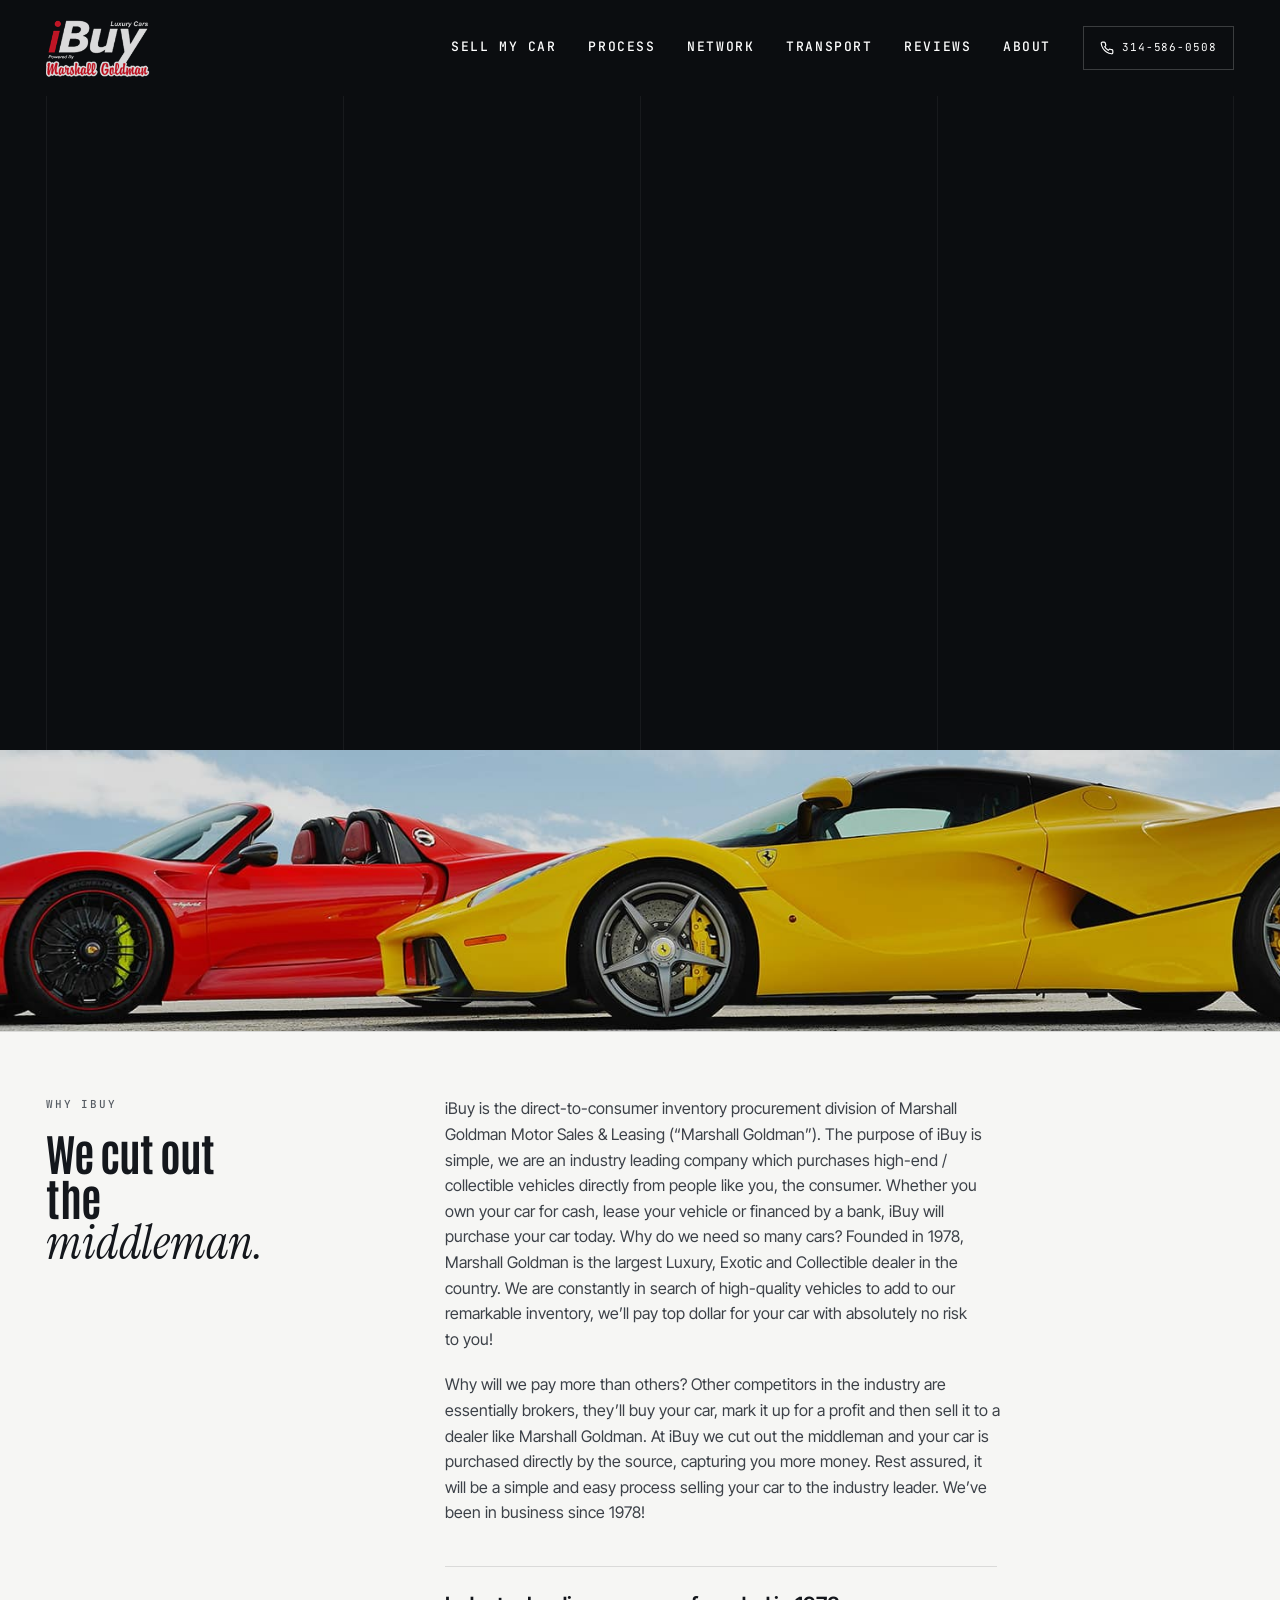
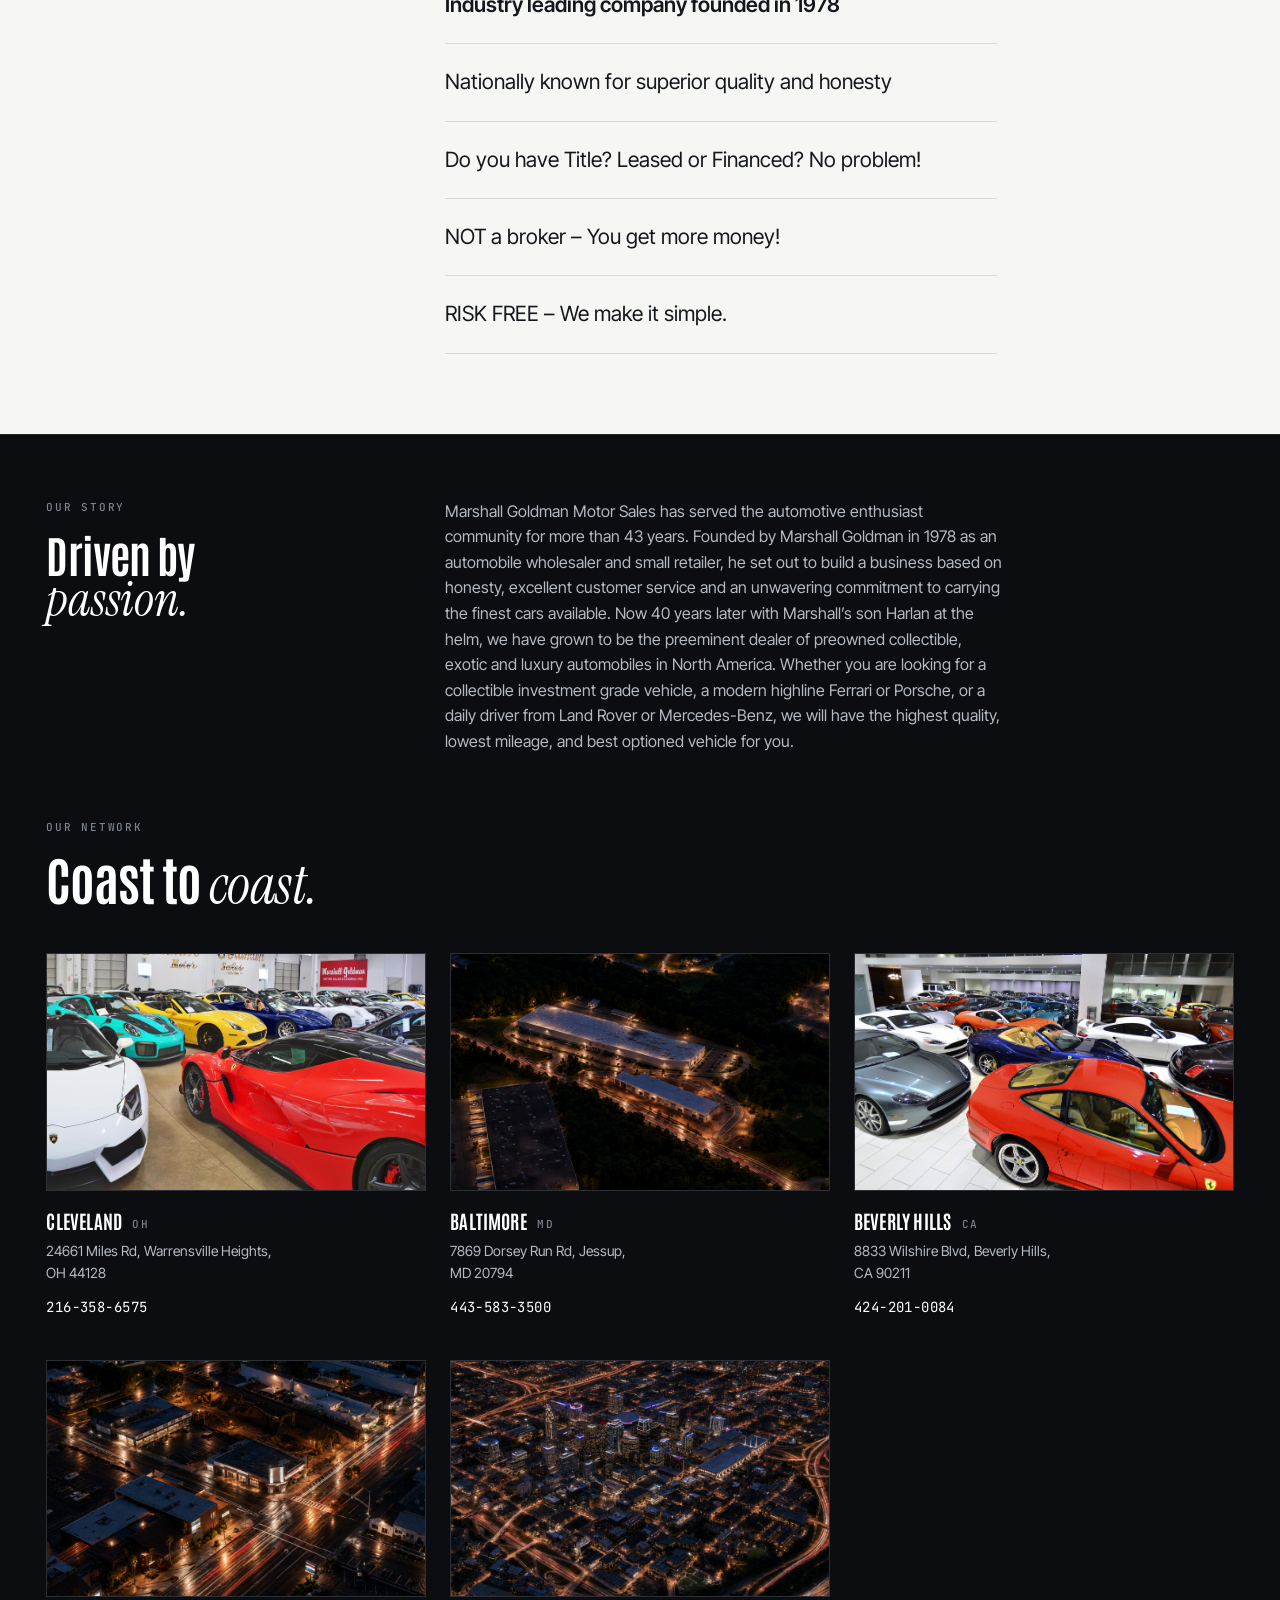
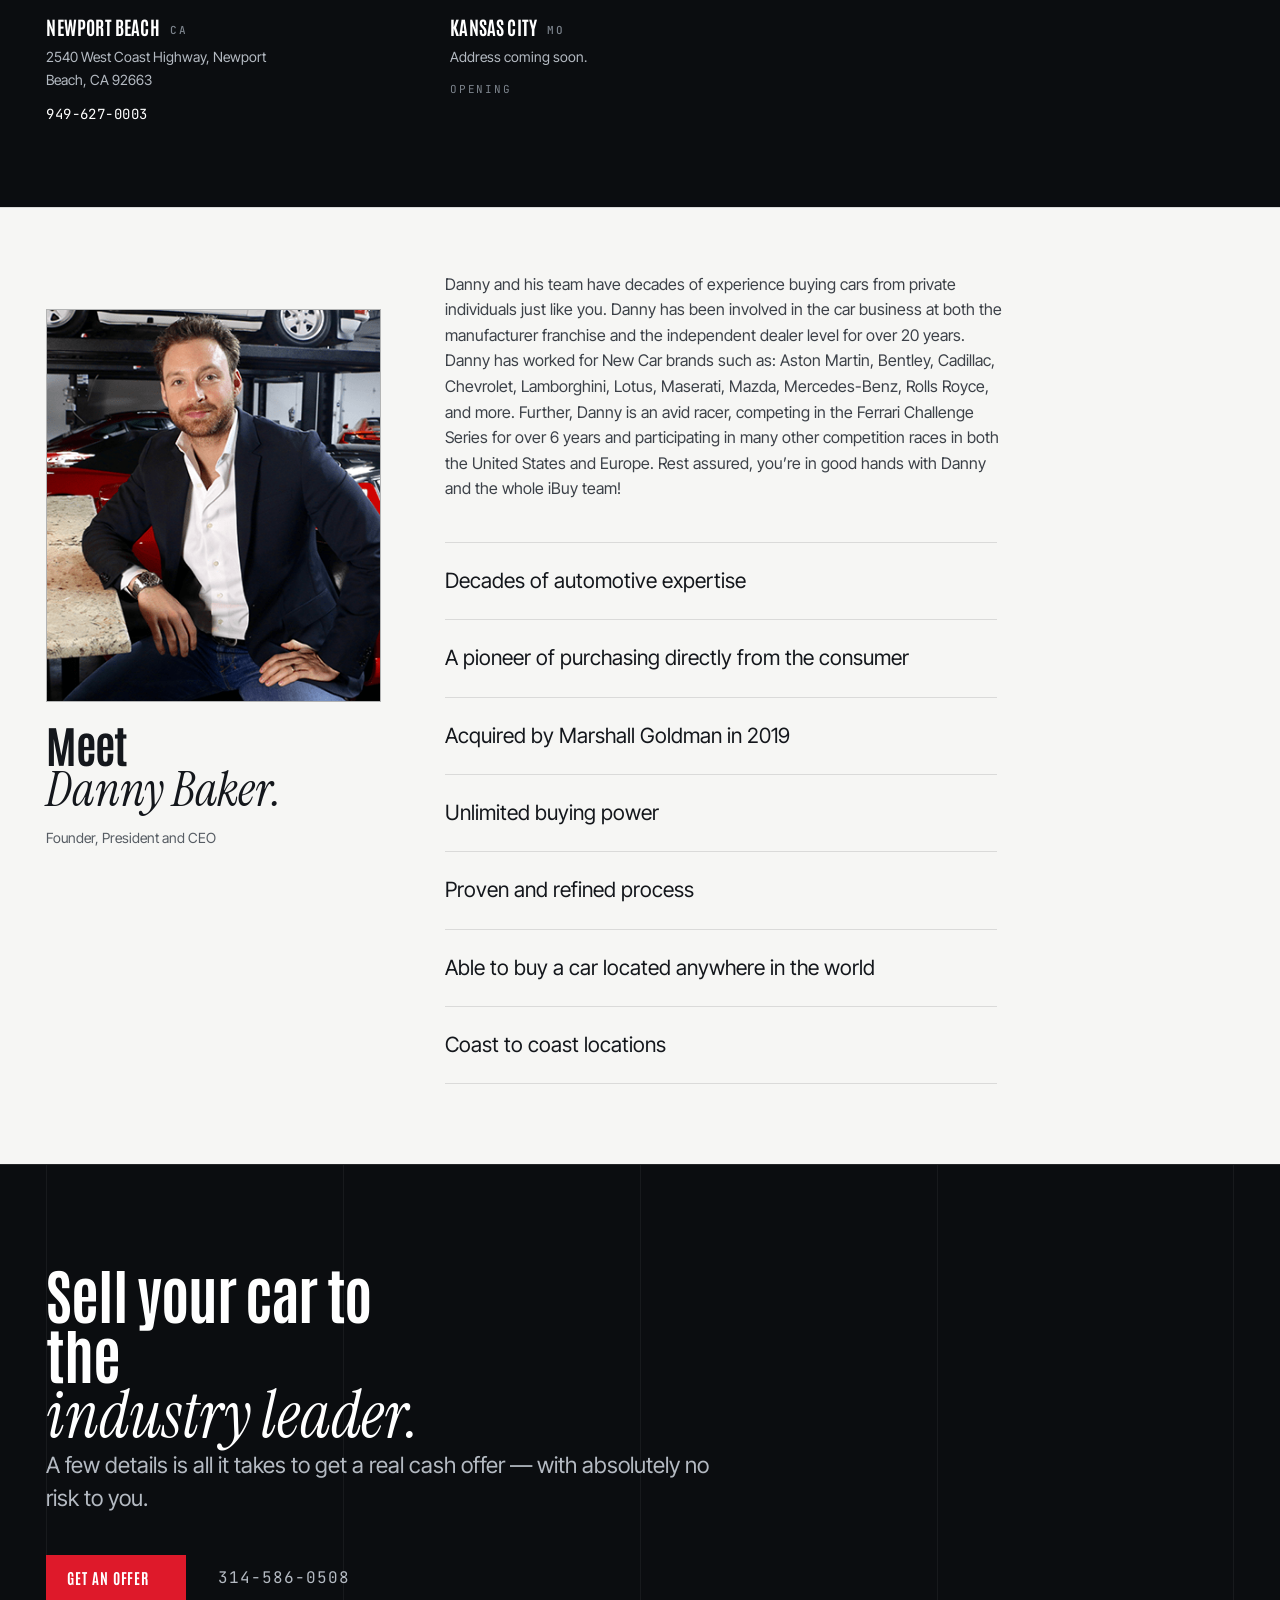
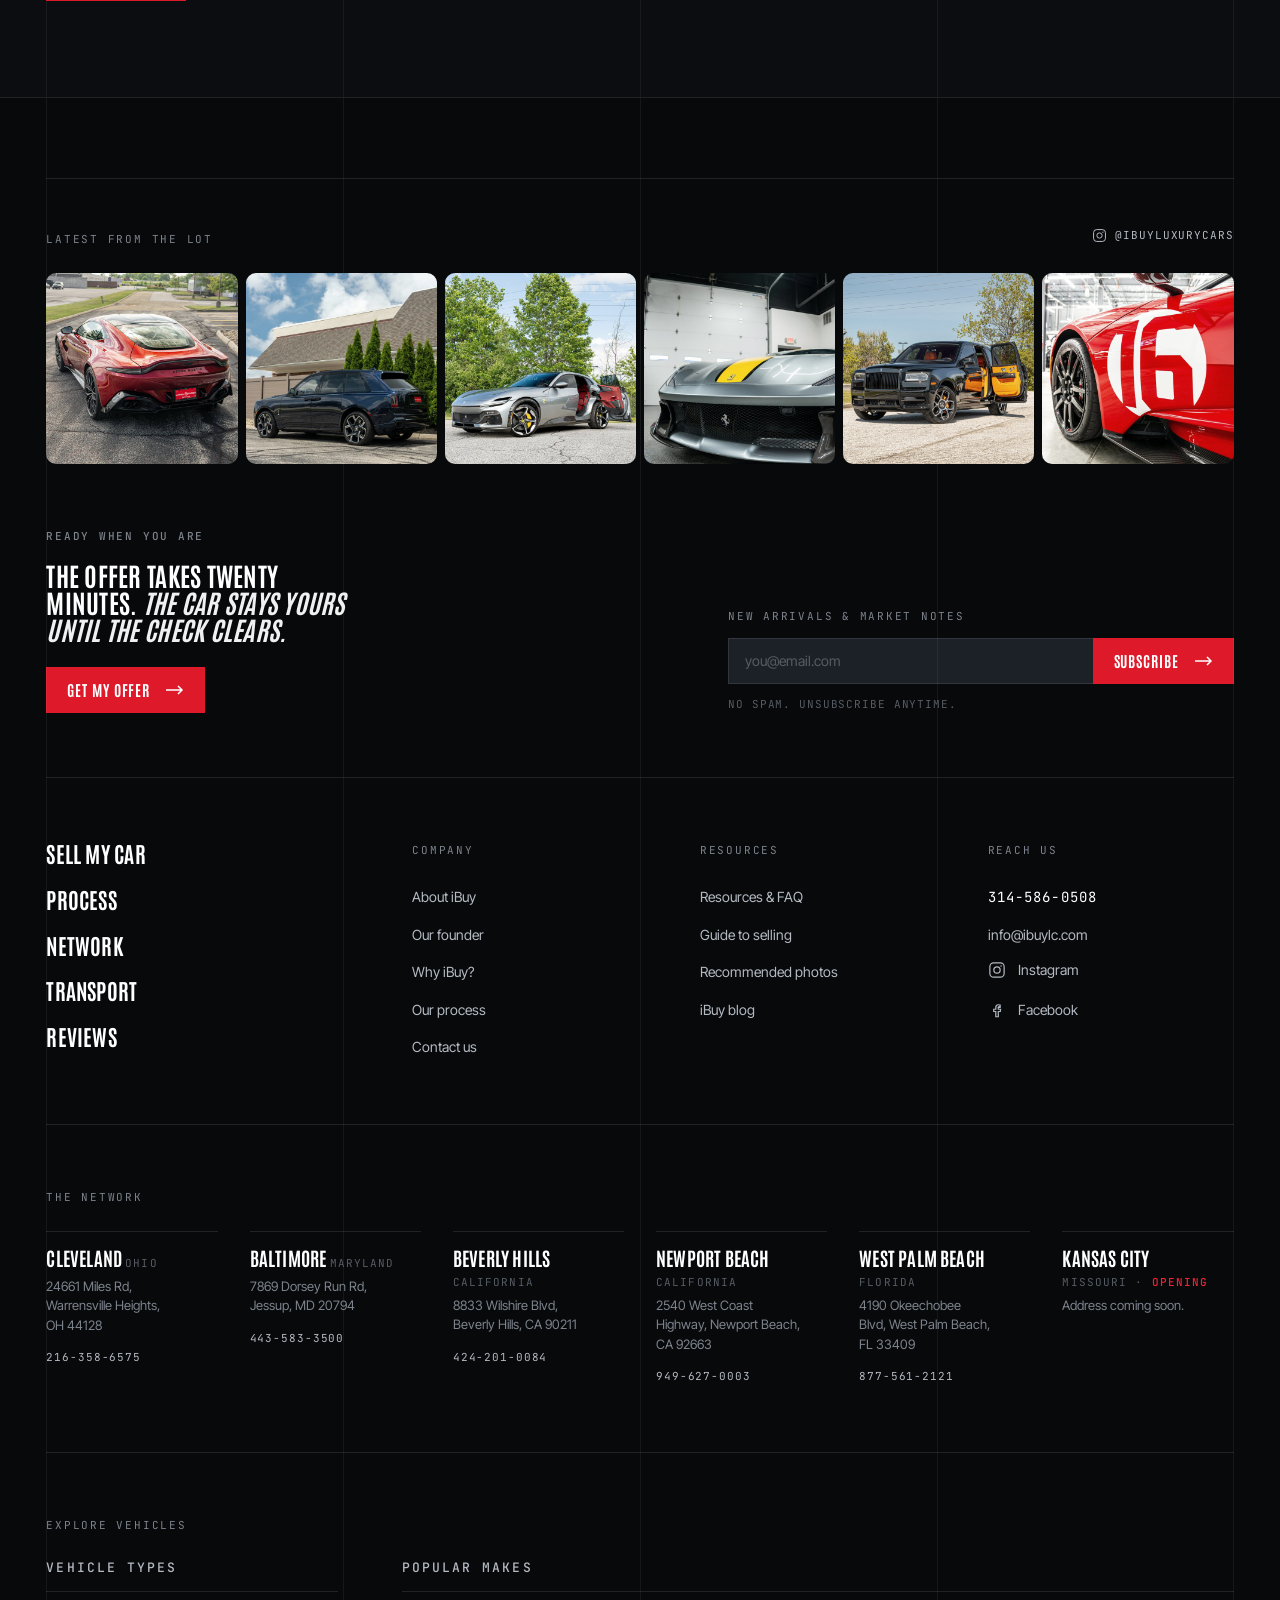
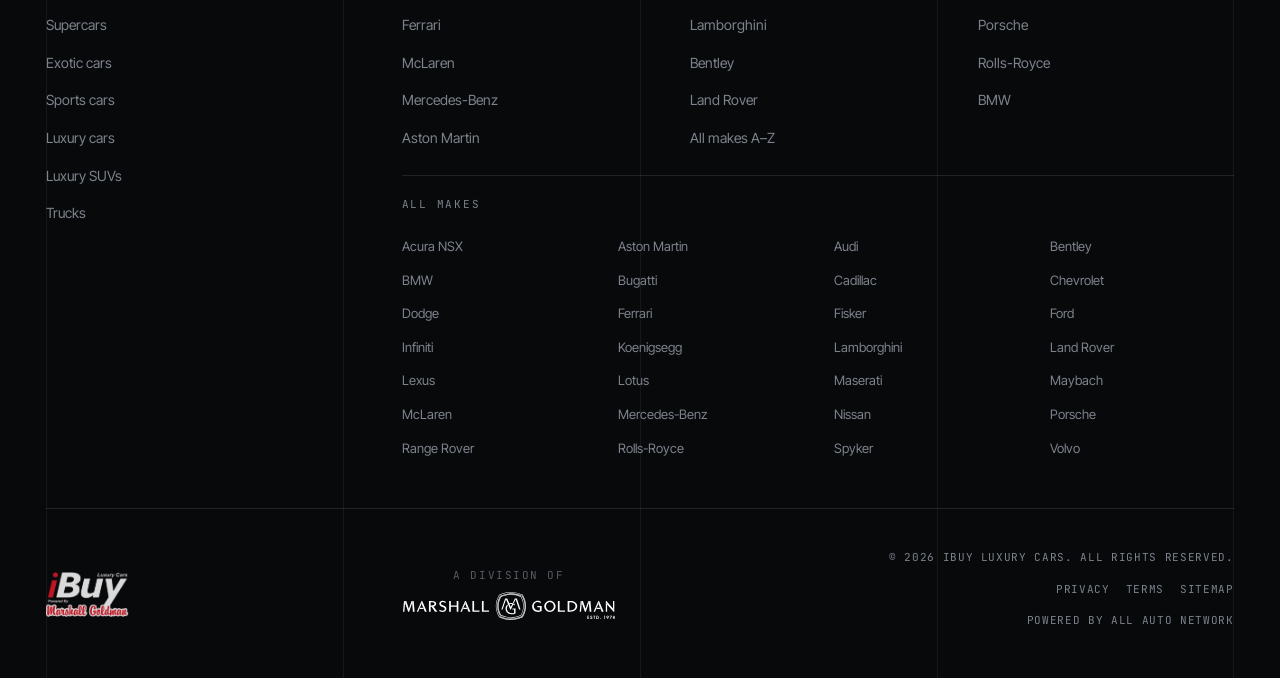
<file: 04-build/about.html>
<!doctype html>
<html lang="en">
<head>
  <meta charset="utf-8">
  <meta name="viewport" content="width=device-width, initial-scale=1">

  <title>About iBuy &mdash; Direct Buyers of Luxury &amp; Exotic Cars | iBuy Luxury Cars</title>
  <meta name="description" content="iBuy is the direct-to-consumer buying division of Marshall Goldman Motor Sales & Leasing — founded 1978. We buy luxury and exotic cars directly from owners, nationwide. Meet the company and its founder, Danny Baker.">

  <link rel="preconnect" href="https://fonts.googleapis.com">
  <link rel="preconnect" href="https://fonts.gstatic.com" crossorigin>
  <link href="https://fonts.googleapis.com/css2?family=Antonio:wght@400;600;700&family=Inter+Tight:wght@400;500;600&family=Instrument+Serif:ital@0;1&family=JetBrains+Mono:wght@400;500&display=swap" rel="stylesheet">

  <link rel="stylesheet" href="css/tokens.css">
  <link rel="stylesheet" href="css/base.css">
  <link rel="stylesheet" href="css/sections/hero.css">
  <link rel="stylesheet" href="css/sections/network.css">
  <link rel="stylesheet" href="css/sections/transport.css">
  <link rel="stylesheet" href="css/sections/process.css">
  <link rel="stylesheet" href="css/sections/buy.css">
  <link rel="stylesheet" href="css/sections/reviews.css">
  <link rel="stylesheet" href="css/sections/footer.css">
  <link rel="stylesheet" href="css/sections/quote-glass.css">
  <link rel="stylesheet" href="css/footer3.css">
  <link rel="stylesheet" href="css/page.css">
</head>
<body>
  <a class="skip-link" href="#main">Skip to content</a>

  <!-- ======================================================================
       HEADER
       ====================================================================== -->
  <header class="header" id="header">
    <div class="container header__inner">

      <a class="header__logo" href="index_3.html" aria-label="iBuy Luxury Cars — home">
        <img src="assets/img/logo.png" alt="iBuy Luxury Cars, powered by Marshall Goldman" width="183" height="102">
      </a>

      <nav class="header__nav" aria-label="Main">
        <a class="header__link" href="index_3.html#quote-form">Sell my car</a>
        <a class="header__link" href="index_3.html#process">Process</a>
        <a class="header__link" href="index_3.html#network">Network</a>
        <a class="header__link" href="index_3.html#transport">Transport</a>
        <a class="header__link" href="index_3.html#reviews">Reviews</a>
        <a class="header__link" href="about.html" aria-current="page">About</a>
      </nav>

      <a class="header__phone" href="tel:+13145860508">
        <svg viewBox="0 0 24 24" fill="none" stroke="currentColor" stroke-width="2" stroke-linecap="round" stroke-linejoin="round" aria-hidden="true">
          <path d="M22 16.92v3a2 2 0 0 1-2.18 2 19.79 19.79 0 0 1-8.63-3.07 19.5 19.5 0 0 1-6-6 19.79 19.79 0 0 1-3.07-8.67A2 2 0 0 1 4.11 2h3a2 2 0 0 1 2 1.72c.13.96.36 1.9.7 2.81a2 2 0 0 1-.45 2.11L8.09 9.91a16 16 0 0 0 6 6l1.27-1.27a2 2 0 0 1 2.11-.45c.9.34 1.85.57 2.81.7A2 2 0 0 1 22 16.92z"/>
        </svg>
        <span>314-586-0508</span>
      </a>

      <button class="header__burger" type="button" aria-label="Open menu" aria-expanded="false">
        <svg width="18" height="12" viewBox="0 0 18 12" fill="none" stroke="currentColor" stroke-width="1.5" aria-hidden="true">
          <path d="M0 1h18M0 6h18M0 11h18"/>
        </svg>
      </button>

    </div>
  </header>

  <main class="page" id="main">

    <!-- ГЕРОЙ -->
    <section class="phero">
      <div class="gridlines" aria-hidden="true"><span></span><span></span><span></span><span></span></div>
      <div class="container">
        <div class="phero__inner">
          <p class="eyebrow" data-rise="side">About Us</p>
          <h1 data-rise="side">The industry leader<br>since <em>1978.</em></h1>
          <p class="prose prose--lead" data-rise>iBuy is the direct-to-consumer inventory procurement division of Marshall Goldman Motor Sales &amp; Leasing.</p>
          <div class="phero__cta" data-rise>
            <a class="btn btn--primary" href="index_3.html#quote-form">Get an offer <svg viewBox="0 0 24 24" fill="none" stroke="currentColor" stroke-width="2" stroke-linecap="round" stroke-linejoin="round" aria-hidden="true"><path d="M5 12h14M13 6l6 6-6 6"/></svg></a>
            <a class="btn btn--ghost" href="index_3.html#network">Our network</a>
          </div>
        </div>
      </div>
    </section>

    <!-- ПАНОРАМА (luxury-cars.jpg) -->
    <figure class="pbanner">
      <img src="assets/img/about/luxury-cars.jpg" alt="Marshall Goldman luxury, exotic and collectible inventory" width="1920" height="320" loading="lazy">
    </figure>

    <!-- КОМПАНИЯ / ПОЧЕМУ БОЛЬШЕ (дословно) — СВЕТЛАЯ -->
    <section class="psection theme-light">
      <div class="container">
        <div class="prow">
          <div class="prow__aside">
            <p class="eyebrow" data-rise="side">Why iBuy</p>
            <h2 class="prow__head" data-rise="side">We cut out<br>the <em>middleman.</em></h2>
          </div>
          <div class="prow__body">
            <div class="prose" data-rise>
              <p>iBuy is the direct-to-consumer inventory procurement division of Marshall Goldman Motor Sales &amp; Leasing (&ldquo;Marshall Goldman&rdquo;). The purpose of iBuy is simple, we are an industry leading company which purchases high-end / collectible vehicles directly from people like you, the consumer. Whether you own your car for cash, lease your vehicle or financed by a bank, iBuy will purchase your car today. Why do we need so many cars? Founded in 1978, Marshall Goldman is the largest Luxury, Exotic and Collectible dealer in the country. We are constantly in search of high-quality vehicles to add to our remarkable inventory, we&rsquo;ll pay top dollar for your car with absolutely no risk to you!</p>
              <p>Why will we pay more than others? Other competitors in the industry are essentially brokers, they&rsquo;ll buy your car, mark it up for a profit and then sell it to a dealer like Marshall Goldman. At iBuy we cut out the middleman and your car is purchased directly by the source, capturing you more money. Rest assured, it will be a simple and easy process selling your car to the industry leader. We&rsquo;ve been in business since 1978!</p>
            </div>
            <ul class="pfeatures" data-rise>
              <li class="pfeat"><b>Industry leading company founded in 1978</b></li>
              <li class="pfeat">Nationally known for superior quality and honesty</li>
              <li class="pfeat">Do you have Title? Leased or Financed? No problem!</li>
              <li class="pfeat">NOT a broker &ndash; You get more money!</li>
              <li class="pfeat">RISK FREE &ndash; We make it simple.</li>
            </ul>
          </div>
        </div>
      </div>
    </section>

    <!-- DRIVEN BY PASSION (дословно) + локации с фото -->
    <section class="psection">
      <div class="container">
        <div class="prow">
          <div class="prow__aside">
            <p class="eyebrow" data-rise="side">Our story</p>
            <h2 class="prow__head" data-rise="side">Driven by<br><em>passion.</em></h2>
          </div>
          <div class="prow__body">
            <div class="prose" data-rise>
              <p>Marshall Goldman Motor Sales has served the automotive enthusiast community for more than 43 years. Founded by Marshall Goldman in 1978 as an automobile wholesaler and small retailer, he set out to build a business based on honesty, excellent customer service and an unwavering commitment to carrying the finest cars available. Now 40 years later with Marshall&rsquo;s son Harlan at the helm, we have grown to be the preeminent dealer of preowned collectible, exotic and luxury automobiles in North America. Whether you are looking for a collectible investment grade vehicle, a modern highline Ferrari or Porsche, or a daily driver from Land Rover or Mercedes-Benz, we will have the highest quality, lowest mileage, and best optioned vehicle for you.</p>
            </div>
          </div>
        </div>

        <!-- СЕТЬ — 5 карточек локаций, у каждой своё фото (плейсхолдеры → заменить реальными) -->
        <div class="netgrid" data-rise>
          <div class="netgrid__head">
            <p class="eyebrow">Our network</p>
            <p class="netblock__head">Coast to <span class="netblock__accent">coast.</span></p>
          </div>
          <ul class="loccards">
            <li class="loccard">
              <figure class="loccard__media"><img src="assets/img/about/ohio.jpg" alt="Marshall Goldman showroom in Cleveland, Ohio" width="1920" height="1080" loading="lazy"></figure>
              <p class="loccard__city">Cleveland <span>OH</span></p>
              <p class="loccard__addr">24661 Miles Rd, Warrensville Heights, OH 44128</p>
              <a class="loccard__phone" href="tel:+12163586575">216-358-6575</a>
            </li>
            <li class="loccard">
              <figure class="loccard__media"><img src="assets/img/about/baltimore.jpg" alt="Marshall Goldman showroom in Jessup, Maryland" width="1056" height="594" loading="lazy"></figure>
              <p class="loccard__city">Baltimore <span>MD</span></p>
              <p class="loccard__addr">7869 Dorsey Run Rd, Jessup, MD 20794</p>
              <a class="loccard__phone" href="tel:+14435833500">443-583-3500</a>
            </li>
            <li class="loccard">
              <figure class="loccard__media"><img src="assets/img/about/beverly-hills.jpg" alt="Marshall Goldman showroom in Beverly Hills, California" width="1920" height="1080" loading="lazy"></figure>
              <p class="loccard__city">Beverly Hills <span>CA</span></p>
              <p class="loccard__addr">8833 Wilshire Blvd, Beverly Hills, CA 90211</p>
              <a class="loccard__phone" href="tel:+14242010084">424-201-0084</a>
            </li>
            <li class="loccard">
              <figure class="loccard__media"><img src="assets/img/about/newport-beach.jpg" alt="Marshall Goldman showroom in Newport Beach, California" width="1056" height="594" loading="lazy"></figure>
              <p class="loccard__city">Newport Beach <span>CA</span></p>
              <p class="loccard__addr">2540 West Coast Highway, Newport Beach, CA 92663</p>
              <a class="loccard__phone" href="tel:+19496270003">949-627-0003</a>
            </li>
            <li class="loccard loccard--soon">
              <figure class="loccard__media"><img src="assets/img/about/kansas-city.jpg" alt="iBuy location in Kansas City, Missouri" width="1056" height="594" loading="lazy"></figure>
              <p class="loccard__city">Kansas City <span>MO</span></p>
              <p class="loccard__addr">Address coming soon.</p>
              <p class="loccard__badge">Opening</p>
            </li>
          </ul>
        </div>
      </div>
    </section>

    <!-- HOW IT STARTED / ОСНОВАТЕЛЬ (дословно) + фото Danny — СВЕТЛАЯ -->
    <section class="psection theme-light">
      <div class="container">
        <div class="prow">
          <div class="prow__aside">
            <p class="eyebrow" data-rise="side">How it started</p>
            <figure class="pfounder__photo" data-rise>
              <img src="assets/img/about/danny-baker.png" alt="Danny Baker, Founder, President and CEO of iBuy" width="366" height="430" loading="lazy">
            </figure>
            <h2 class="prow__head" data-rise="side">Meet <em>Danny Baker.</em></h2>
            <p class="prole" data-rise>Founder, President and CEO</p>
          </div>
          <div class="prow__body">
            <div class="prose" data-rise>
              <p>Danny and his team have decades of experience buying cars from private individuals just like you. Danny has been involved in the car business at both the manufacturer franchise and the independent dealer level for over 20 years. Danny has worked for New Car brands such as: Aston Martin, Bentley, Cadillac, Chevrolet, Lamborghini, Lotus, Maserati, Mazda, Mercedes-Benz, Rolls Royce, and more. Further, Danny is an avid racer, competing in the Ferrari Challenge Series for over 6 years and participating in many other competition races in both the United States and Europe. Rest assured, you&rsquo;re in good hands with Danny and the whole iBuy team!</p>
            </div>
            <ul class="pfeatures" data-rise>
              <li class="pfeat">Decades of automotive expertise</li>
              <li class="pfeat">A pioneer of purchasing directly from the consumer</li>
              <li class="pfeat">Acquired by Marshall Goldman in 2019</li>
              <li class="pfeat">Unlimited buying power</li>
              <li class="pfeat">Proven and refined process</li>
              <li class="pfeat">Able to buy a car located anywhere in the world</li>
              <li class="pfeat">Coast to coast locations</li>
            </ul>
          </div>
        </div>
      </div>
    </section>

    <!-- ПРИЗЫВ -->
    <section class="pcta">
      <div class="gridlines" aria-hidden="true"><span></span><span></span><span></span><span></span></div>
      <div class="container">
        <div class="pcta__inner">
          <p class="eyebrow" data-rise="side">Ready when you are</p>
          <h2 data-rise="side">Sell your car to<br>the <em>industry leader.</em></h2>
          <p class="prose prose--lead" data-rise>A few details is all it takes to get a real cash offer &mdash; with absolutely no risk to you.</p>
          <div class="pcta__row" data-rise>
            <a class="btn btn--primary" href="index_3.html#quote-form">Get an offer <svg viewBox="0 0 24 24" fill="none" stroke="currentColor" stroke-width="2" stroke-linecap="round" stroke-linejoin="round" aria-hidden="true"><path d="M5 12h14M13 6l6 6-6 6"/></svg></a>
            <a class="pcta__phone" href="tel:+13145860508">314-586-0508</a>
          </div>
        </div>
      </div>
    </section>

  </main>

<footer class="footer theme-dark" role="contentinfo">

    <div class="gridlines" aria-hidden="true">
      <span></span><span></span><span></span><span></span>
    </div>

    <div class="container">

      <!-- Лента Instagram — реальные машины, выкупленные клиентом (их же снимки
           из inventory, водяной знак срезан кадрированием). Не живой виджет:
           официальное API закрыто, а сторонние виджеты тащат чужой JS и точку
           отказа. Это отобранная полоса, обновляется руками — для лидогенератора
           нормально. Каждая плитка ведёт в их аккаунт. -->
      <div class="iglive">
        <div class="iglive__head">
          <p class="footer__head">Latest from the lot</p>
          <a class="iglive__handle" href="https://www.instagram.com/ibuyluxurycars/" target="_blank" rel="noopener">
            <svg width="15" height="15" viewBox="0 0 24 24" fill="none" stroke="currentColor" stroke-width="1.6" aria-hidden="true">
              <rect x="2.5" y="2.5" width="19" height="19" rx="5"/>
              <circle cx="12" cy="12" r="4.2"/>
              <circle cx="17.4" cy="6.6" r="1" fill="currentColor" stroke="none"/>
            </svg>
            @ibuyluxurycars
          </a>
        </div>
        <ul class="iglive__grid">
          <li><a href="https://www.instagram.com/ibuyluxurycars/" target="_blank" rel="noopener"><img src="assets/img/social/ig-1.jpg" alt="A red Lamborghini bought by iBuy" width="560" height="560" loading="lazy"></a></li>
          <li><a href="https://www.instagram.com/ibuyluxurycars/" target="_blank" rel="noopener"><img src="assets/img/social/ig-2.jpg" alt="A black convertible bought by iBuy" width="560" height="560" loading="lazy"></a></li>
          <li><a href="https://www.instagram.com/ibuyluxurycars/" target="_blank" rel="noopener"><img src="assets/img/social/ig-3.jpg" alt="A grey Aston Martin Vantage bought by iBuy" width="560" height="560" loading="lazy"></a></li>
          <li><a href="https://www.instagram.com/ibuyluxurycars/" target="_blank" rel="noopener"><img src="assets/img/social/ig-4.jpg" alt="A silver Aston Martin DBS bought by iBuy" width="560" height="560" loading="lazy"></a></li>
          <li><a href="https://www.instagram.com/ibuyluxurycars/" target="_blank" rel="noopener"><img src="assets/img/social/ig-5.jpg" alt="A grey Porsche 911 bought by iBuy" width="560" height="560" loading="lazy"></a></li>
          <li><a href="https://www.instagram.com/ibuyluxurycars/" target="_blank" rel="noopener"><img src="assets/img/social/ig-6.jpg" alt="A grey Mercedes-AMG GT bought by iBuy" width="560" height="560" loading="lazy"></a></li>
        </ul>
      </div>


      <!-- Возврат к действию + подписка -->
      <div class="footer__top">
        <div class="footer__cta">
          <p class="eyebrow">Ready when you are</p>
          <p class="footer__ask">
            The offer takes twenty minutes.
            <em>The car stays yours until the check clears.</em>
          </p>
          <a class="btn btn--primary" href="index_3.html#quote-form">
            Get my offer
            <svg width="18" height="10" viewBox="0 0 18 10" fill="none" stroke="currentColor" stroke-width="1.5" aria-hidden="true">
              <path d="M0 5h16M12 1l4 4-4 4"/>
            </svg>
          </a>
        </div>

        <!-- ⚠️ Эндпоинта нет — форма пока только визуальная. -->
        <form class="signup" novalidate aria-label="Newsletter signup">
          <p class="signup__label">New arrivals &amp; market notes</p>
          <div class="signup__row">
            <input class="signup__input" type="email" name="email"
                   placeholder="you@email.com" autocomplete="email" required>
            <button class="btn btn--primary" type="submit">
              Subscribe
              <svg width="18" height="10" viewBox="0 0 18 10" fill="none" stroke="currentColor" stroke-width="1.5" aria-hidden="true">
                <path d="M0 5h16M12 1l4 4-4 4"/>
              </svg>
            </button>
          </div>
          <p class="signup__note">No spam. Unsubscribe anytime.</p>
        </form>
      </div>

      <!-- ======================================================================
           УРОВЕНЬ 1 — основная навигация. «Sell your car» = навигация нового
           одностраничника, у неё сильнейшая иерархия (ярче и крупнее). Company /
           Resources / Reach — тише. Все ссылки одностраничника — на реальные id
           секций; ссылки на отдельные страницы — точные URL с ibuylc.com.
           ====================================================================== -->
      <div class="fnav">
        <nav class="fnav__group fnav__group--primary" aria-label="Main menu">
          <ul class="flinks flinks--lead">
            <li><a href="index_3.html#quote-form">Sell my car</a></li>
            <li><a href="index_3.html#process">Process</a></li>
            <li><a href="index_3.html#network">Network</a></li>
            <li><a href="index_3.html#transport">Transport</a></li>
            <li><a href="index_3.html#reviews">Reviews</a></li>
          </ul>
        </nav>

        <nav class="fnav__group" aria-label="Company">
          <p class="footer__head">Company</p>
          <ul class="flinks">
            <li><a href="about.html">About iBuy</a></li>
            <li><a href="https://www.ibuylc.com/our-team/">Our founder</a></li>
            <li><a href="https://www.ibuylc.com/why-ibuy/">Why iBuy?</a></li>
            <li><a href="https://www.ibuylc.com/our-process/">Our process</a></li>
            <li><a href="https://www.ibuylc.com/contact-us/">Contact us</a></li>
          </ul>
        </nav>

        <nav class="fnav__group" aria-label="Resources">
          <p class="footer__head">Resources</p>
          <ul class="flinks">
            <li><a href="https://www.ibuylc.com/resources/">Resources &amp; FAQ</a></li>
            <li><a href="https://www.ibuylc.com/guide-to-selling-your-car-privately/">Guide to selling</a></li>
            <li><a href="https://www.ibuylc.com/recommended-photos/">Recommended photos</a></li>
            <li><a href="https://www.ibuylc.com/iblc-news/">iBuy blog</a></li>
          </ul>
        </nav>

        <div class="fnav__group fnav__group--reach">
          <p class="footer__head">Reach us</p>
          <ul class="flinks">
            <li><a class="flinks__strong" href="tel:+13145860508">314-586-0508</a></li>
            <li><a href="mailto:info@ibuylc.com">info@ibuylc.com</a></li>
            <li>
              <a href="https://www.instagram.com/ibuyluxurycars/" target="_blank" rel="noopener" aria-label="iBuy on Instagram">
                <svg class="flinks__ig" width="18" height="18" viewBox="0 0 24 24" fill="none" stroke="currentColor" stroke-width="1.6" aria-hidden="true"><rect x="2.5" y="2.5" width="19" height="19" rx="5"/><circle cx="12" cy="12" r="4.2"/><circle cx="17.4" cy="6.6" r="1" fill="currentColor" stroke="none"/></svg>
                Instagram
              </a>
            </li>
            <li>
              <a href="https://www.facebook.com/ibuyluxurycars/" target="_blank" rel="noopener" aria-label="iBuy on Facebook">
                <svg class="flinks__ig" width="18" height="18" viewBox="0 0 24 24" fill="none" stroke="currentColor" stroke-width="1.6" aria-hidden="true"><path d="M14 8.5h2.2V5.3C15.8 5.2 14.9 5 13.9 5c-2.1 0-3.5 1.3-3.5 3.6V11H7.6v3h2.8v7h3.3v-7h2.7l.4-3h-3.1V8.9c0-.8.2-1.4 1.3-1.4z"/></svg>
                Facebook
              </a>
            </li>
          </ul>
        </div>
      </div>


      <!-- ======================================================================
           УРОВЕНЬ 2 — СЕТЬ. Полноширинная полоса, пять локаций, разделены
           волосяными линейками (не карточки). Адреса/телефоны — те же, что на
           карте. Kansas City сохраняет статус Opening / «address coming soon».
           ====================================================================== -->
      <section class="fnet-wide" aria-label="The Marshall Goldman network">
        <p class="footer__head">The network</p>
        <ul class="fnet fnet--row">
          <li>
            <p class="fnet__city">Cleveland <span>Ohio</span></p>
            <p class="fnet__addr">24661 Miles Rd, Warrensville Heights, OH 44128</p>
            <a class="fnet__phone" href="tel:+12163586575">216-358-6575</a>
          </li>
          <li>
            <p class="fnet__city">Baltimore <span>Maryland</span></p>
            <p class="fnet__addr">7869 Dorsey Run Rd, Jessup, MD 20794</p>
            <a class="fnet__phone" href="tel:+14435833500">443-583-3500</a>
          </li>
          <li>
            <p class="fnet__city">Beverly Hills <span>California</span></p>
            <p class="fnet__addr">8833 Wilshire Blvd, Beverly Hills, CA 90211</p>
            <a class="fnet__phone" href="tel:+14242010084">424-201-0084</a>
          </li>
          <li>
            <p class="fnet__city">Newport Beach <span>California</span></p>
            <p class="fnet__addr">2540 West Coast Highway, Newport Beach, CA 92663</p>
            <a class="fnet__phone" href="tel:+19496270003">949-627-0003</a>
          </li>
          <li>
            <p class="fnet__city">West Palm Beach <span>Florida</span></p>
            <p class="fnet__addr">4190 Okeechobee Blvd, West Palm Beach, FL 33409</p>
            <a class="fnet__phone" href="tel:+18775612121">877-561-2121</a>
          </li>
          <li>
            <p class="fnet__city">Kansas City <span>Missouri &middot; <b>Opening</b></span></p>
            <p class="fnet__addr fnet__addr--soon">Address coming soon.</p>
          </li>
        </ul>
      </section>


      <!-- ======================================================================
           УРОВЕНЬ 3 — SEO-каталог. Тише основной навигации: приглушённый цвет,
           мельче, отдельно от продающего пути. Полный список марок раскрыт статично (без дропдауна) — все ссылки
           в DOM, доступны и краулятся. URL —
           точные с ibuylc.com; марки без своей страницы (Acura NSX, Koenigsegg,
           Lotus, Spyker) — простой текст, не ссылки.
           ====================================================================== -->
      <section class="fdir" aria-label="Explore vehicles">
        <p class="footer__head footer__head--quiet">Explore vehicles</p>

        <div class="fdir__grid">
          <div class="fdir__col">
            <p class="fdir__label">Vehicle types</p>
            <ul class="fdir__links">
              <li><a href="https://www.ibuylc.com/supercar/">Supercars</a></li>
              <li><a href="https://www.ibuylc.com/exotic-car/">Exotic cars</a></li>
              <li><a href="https://www.ibuylc.com/sports-car/">Sports cars</a></li>
              <li><a href="https://www.ibuylc.com/luxury-car/">Luxury cars</a></li>
              <li><a href="https://www.ibuylc.com/suv/">Luxury SUVs</a></li>
              <li><a href="https://www.ibuylc.com/truck/">Trucks</a></li>
            </ul>
          </div>

          <div class="fdir__col fdir__col--makes">
            <p class="fdir__label">Popular makes</p>
            <ul class="fdir__links fdir__links--makes">
              <li><a href="https://www.ibuylc.com/sell-my-ferrari/">Ferrari</a></li>
              <li><a href="https://www.ibuylc.com/sell-my-lamborghini/">Lamborghini</a></li>
              <li><a href="https://www.ibuylc.com/sell-my-porsche/">Porsche</a></li>
              <li><a href="https://www.ibuylc.com/make/mclaren/">McLaren</a></li>
              <li><a href="https://www.ibuylc.com/sell-my-bentley/">Bentley</a></li>
              <li><a href="https://www.ibuylc.com/sell-my-rolls-royce/">Rolls-Royce</a></li>
              <li><a href="https://www.ibuylc.com/mercedes-benz/">Mercedes-Benz</a></li>
              <li><a href="https://www.ibuylc.com/sell-my-land-rover/">Land Rover</a></li>
              <li><a href="https://www.ibuylc.com/sell-my-bmw/">BMW</a></li>
              <li><a href="https://www.ibuylc.com/sell-my-aston-martin/">Aston Martin</a></li>
              <li><a href="https://www.ibuylc.com/make/">All makes A&ndash;Z</a></li>
            </ul>

            <div class="fdir__all">
              <p class="fdir__sublabel">All makes</p>
              <ul class="fdir__links fdir__links--all">
                <li><span>Acura NSX</span></li>
                <li><a href="https://www.ibuylc.com/sell-my-aston-martin/">Aston Martin</a></li>
                <li><a href="make-audi.html">Audi</a></li>
                <li><a href="https://www.ibuylc.com/sell-my-bentley/">Bentley</a></li>
                <li><a href="https://www.ibuylc.com/sell-my-bmw/">BMW</a></li>
                <li><a href="https://www.ibuylc.com/make/bugatti/">Bugatti</a></li>
                <li><a href="https://www.ibuylc.com/make/cadillac/">Cadillac</a></li>
                <li><a href="https://www.ibuylc.com/make/chevrolet/">Chevrolet</a></li>
                <li><a href="https://www.ibuylc.com/make/dodge/">Dodge</a></li>
                <li><a href="https://www.ibuylc.com/sell-my-ferrari/">Ferrari</a></li>
                <li><a href="https://www.ibuylc.com/make/fisker/">Fisker</a></li>
                <li><a href="https://www.ibuylc.com/make/ford/">Ford</a></li>
                <li><a href="https://www.ibuylc.com/make/infiniti/">Infiniti</a></li>
                <li><span>Koenigsegg</span></li>
                <li><a href="https://www.ibuylc.com/sell-my-lamborghini/">Lamborghini</a></li>
                <li><a href="https://www.ibuylc.com/sell-my-land-rover/">Land Rover</a></li>
                <li><a href="https://www.ibuylc.com/make/lexus/">Lexus</a></li>
                <li><span>Lotus</span></li>
                <li><a href="https://www.ibuylc.com/sell-my-maserati/">Maserati</a></li>
                <li><a href="https://www.ibuylc.com/make/maybach/">Maybach</a></li>
                <li><a href="https://www.ibuylc.com/make/mclaren/">McLaren</a></li>
                <li><a href="https://www.ibuylc.com/mercedes-benz/">Mercedes-Benz</a></li>
                <li><a href="https://www.ibuylc.com/make/nissan/">Nissan</a></li>
                <li><a href="https://www.ibuylc.com/sell-my-porsche/">Porsche</a></li>
                <li><a href="https://www.ibuylc.com/sell-my-range-rover/">Range Rover</a></li>
                <li><a href="https://www.ibuylc.com/sell-my-rolls-royce/">Rolls-Royce</a></li>
                <li><span>Spyker</span></li>
                <li><a href="https://www.ibuylc.com/make/volvo/">Volvo</a></li>
              </ul>
            </div>
          </div>
        </div>
      </section>


      <!-- Нижняя строка: связь с материнским брендом обязательна -->
      <div class="footer__base">
        <a class="footer__logo" href="/" aria-label="iBuy Luxury Cars — home">
          <img src="assets/img/logo.png" alt="iBuy Luxury Cars" width="183" height="102">
        </a>

        <!-- Настоящий вордмарк Marshall Goldman (goldman_logo.svg, монохром белым)
             — клиент требовал логотип обязательно. Над ним тихая подпись связи. -->
        <a class="mglock" href="https://www.marshallgoldmanoh.com/" target="_blank" rel="noopener"
           aria-label="A division of Marshall Goldman Motor Sales">
          <span class="mglock__div">A division of</span>
          <img class="mglock__mark" src="assets/img/goldman_logo.svg"
               alt="Marshall Goldman Motor Sales" width="415" height="55">
        </a>

        <div class="footer__legal">
          <p>&copy; 2026 iBuy Luxury Cars. All rights reserved.</p>
          <nav aria-label="Legal">
            <a href="https://www.ibuylc.com/privacy-policy/">Privacy</a>
            <a href="https://www.ibuylc.com/terms-of-use/">Terms</a>
            <a href="https://www.ibuylc.com/sitemap/">Sitemap</a>
          </nav>
          <p class="footer__powered">Powered by <a href="https://www.allautonetwork.com/" target="_blank" rel="noopener">All Auto Network</a></p>
        </div>
      </div>

    </div>
  </footer>

  <!-- type="module" — main.js подхватывает data-rise, шапку, бургер. -->
  <script type="module" src="js/main.js"></script>
</body>
</html>
</file>
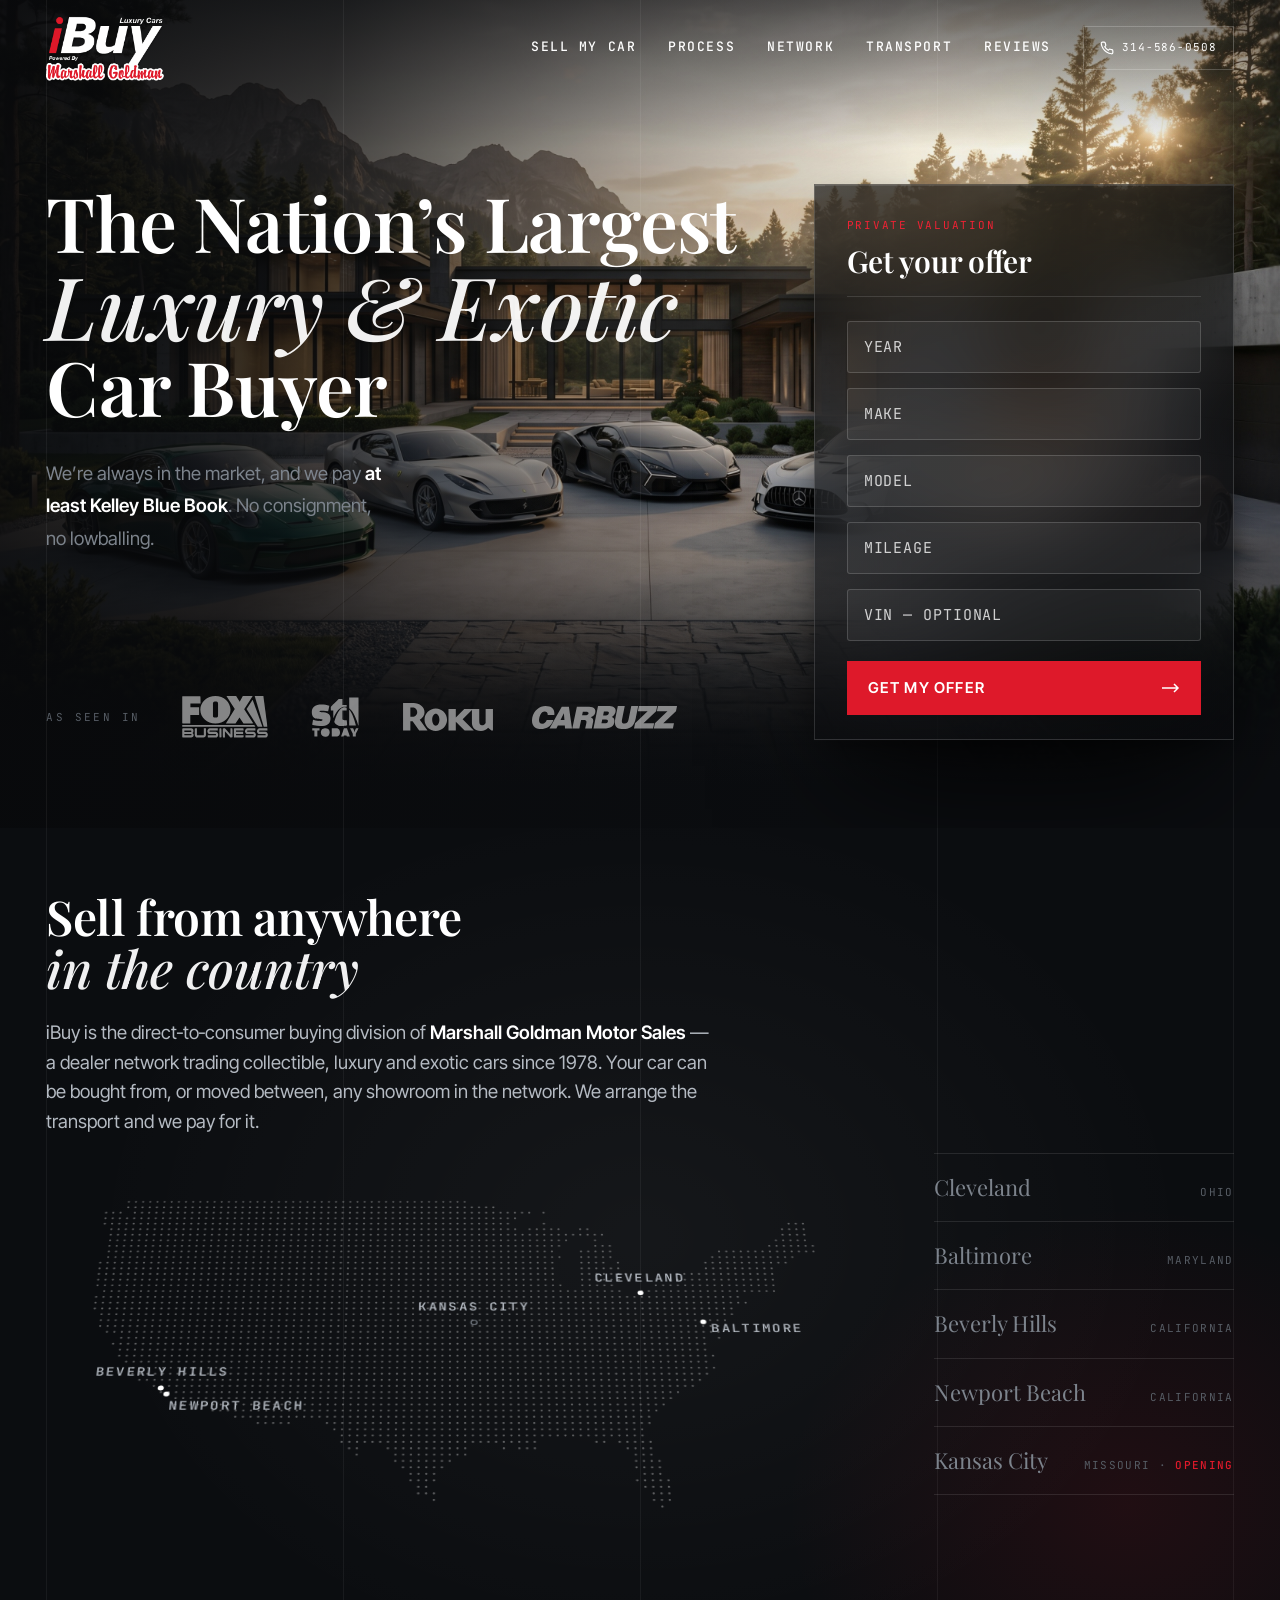
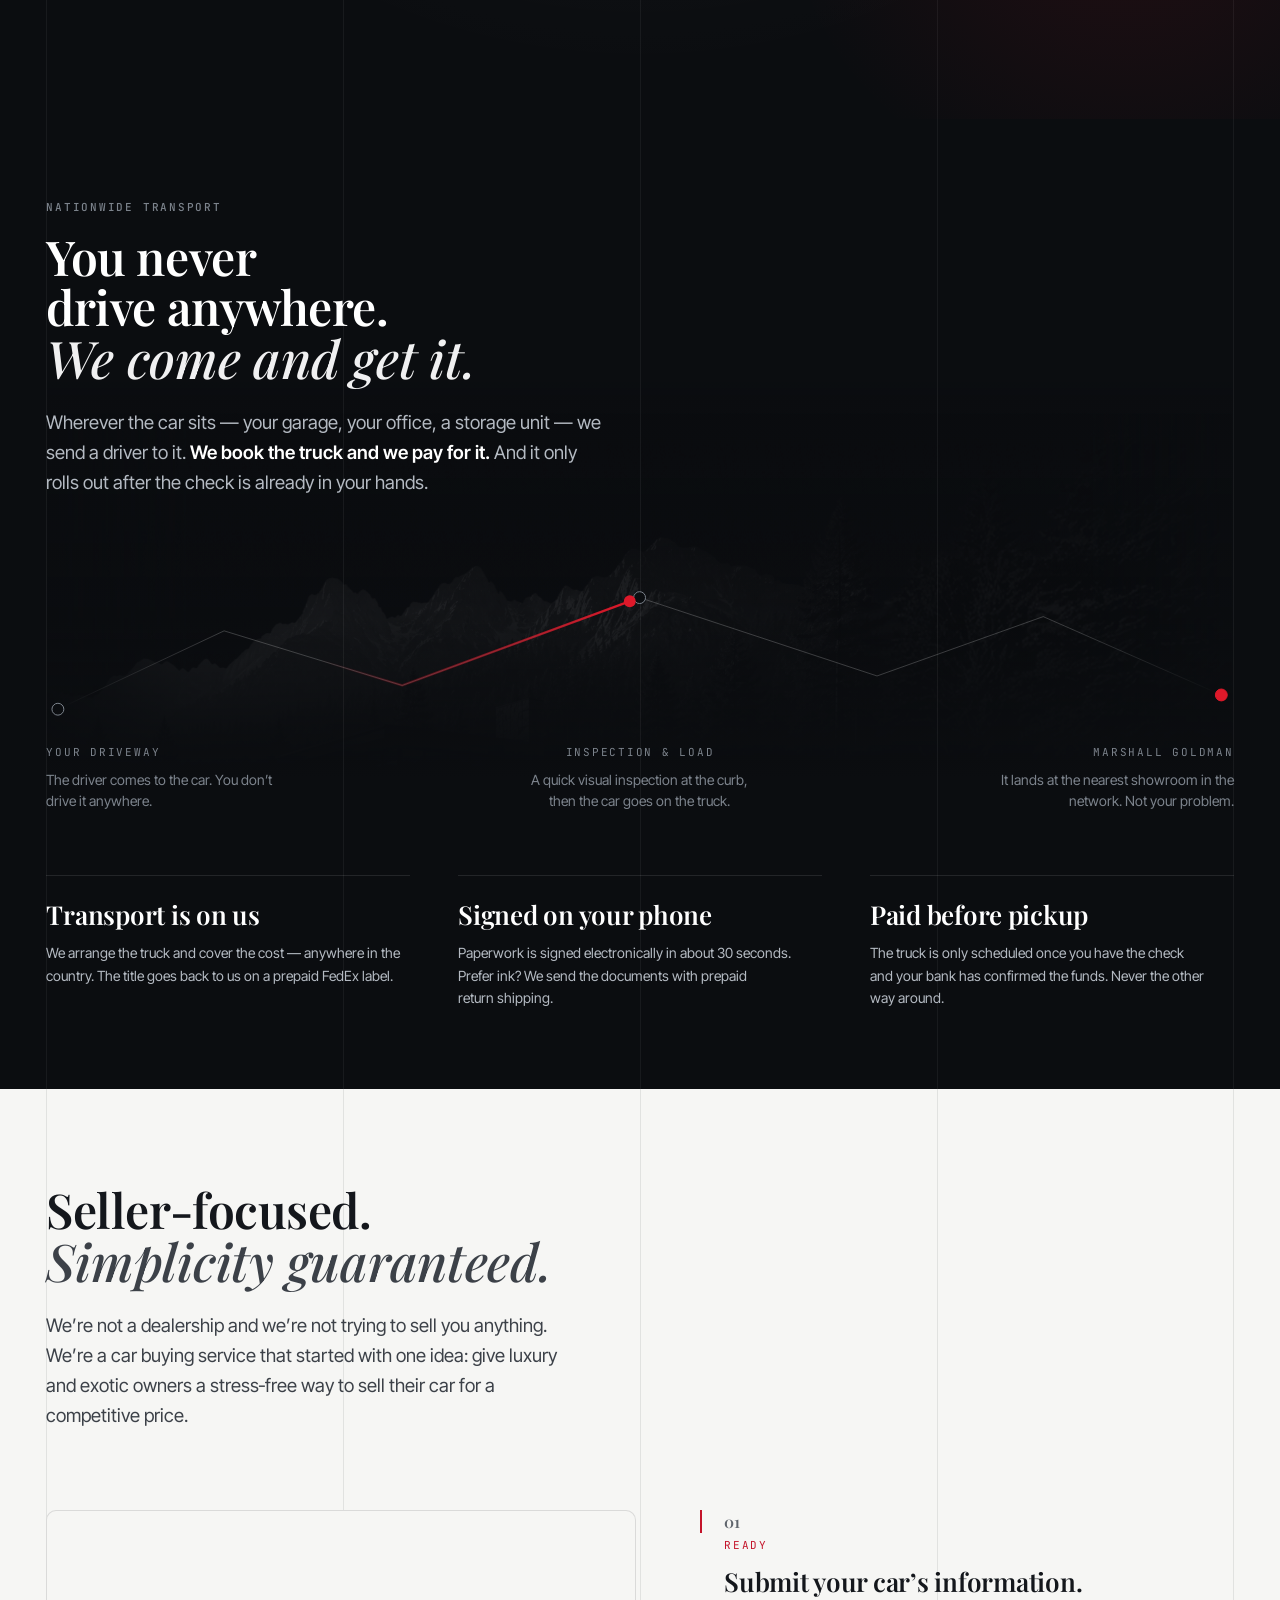
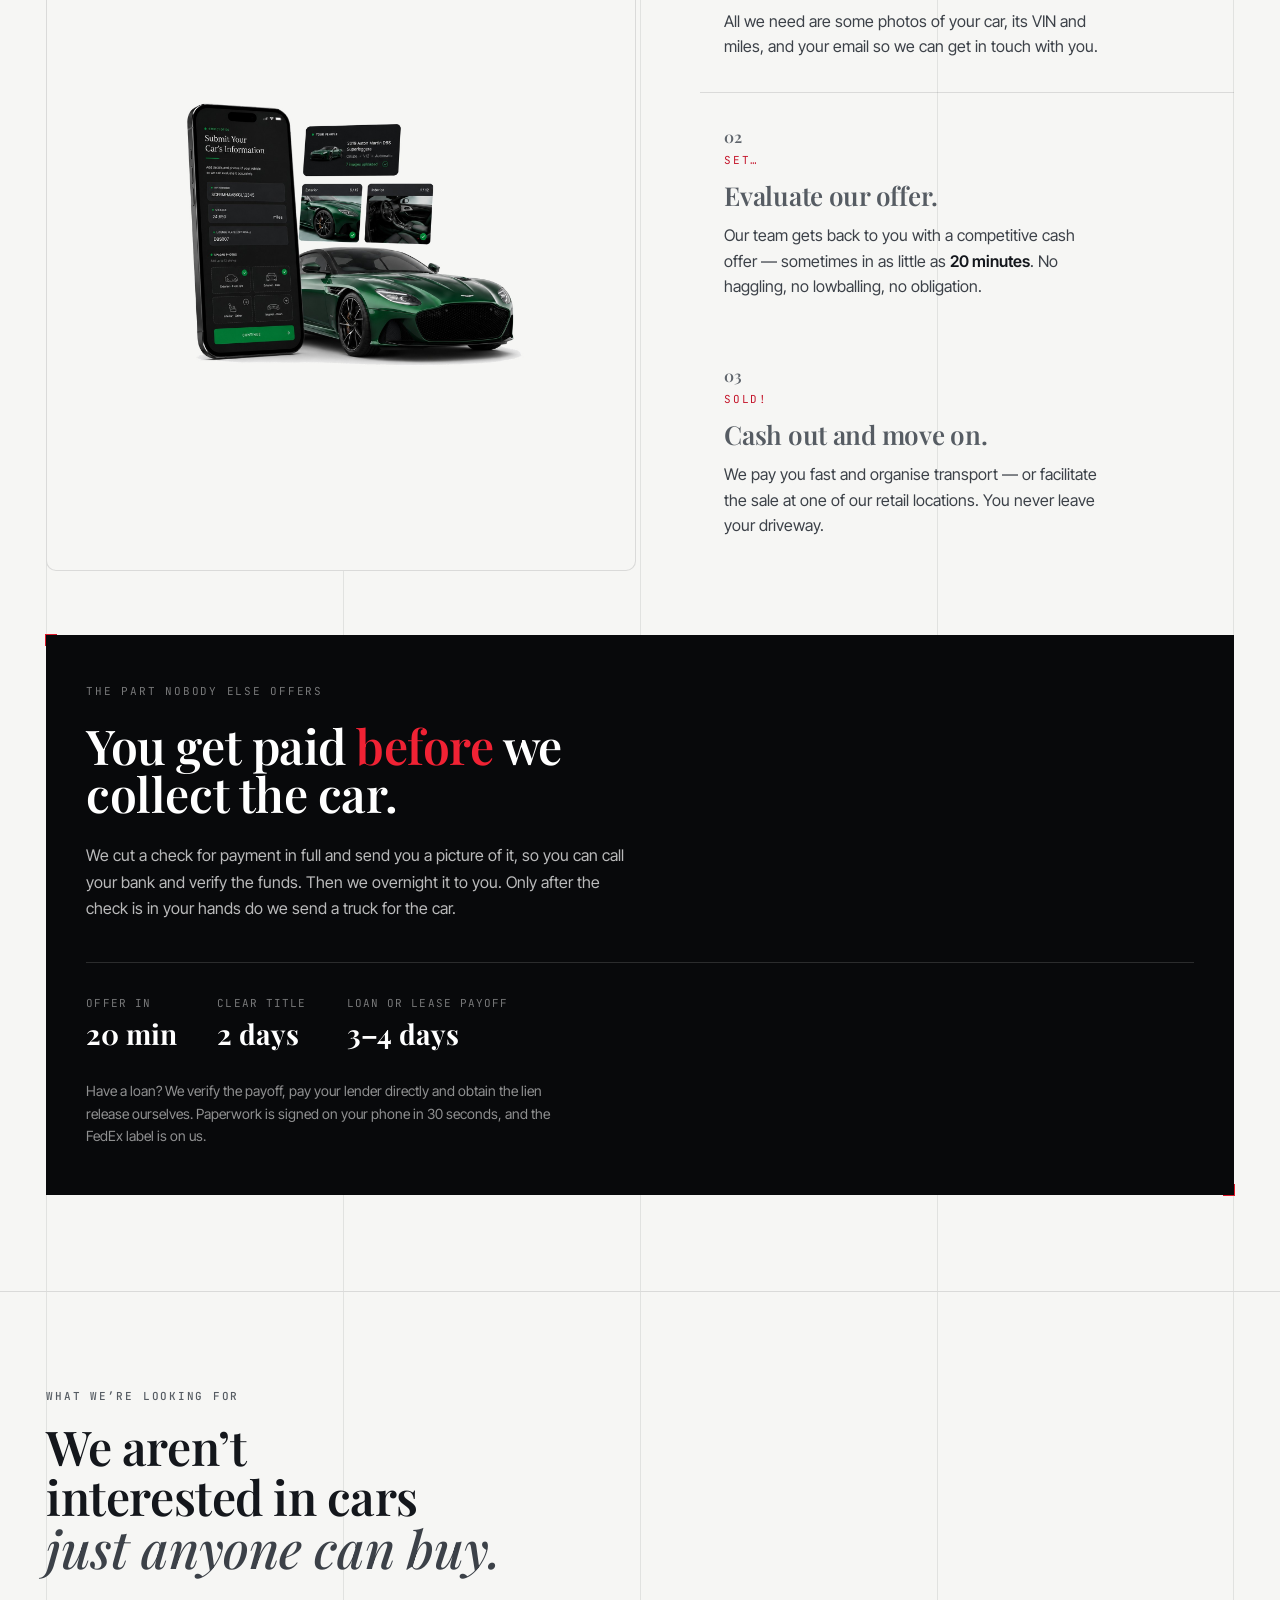
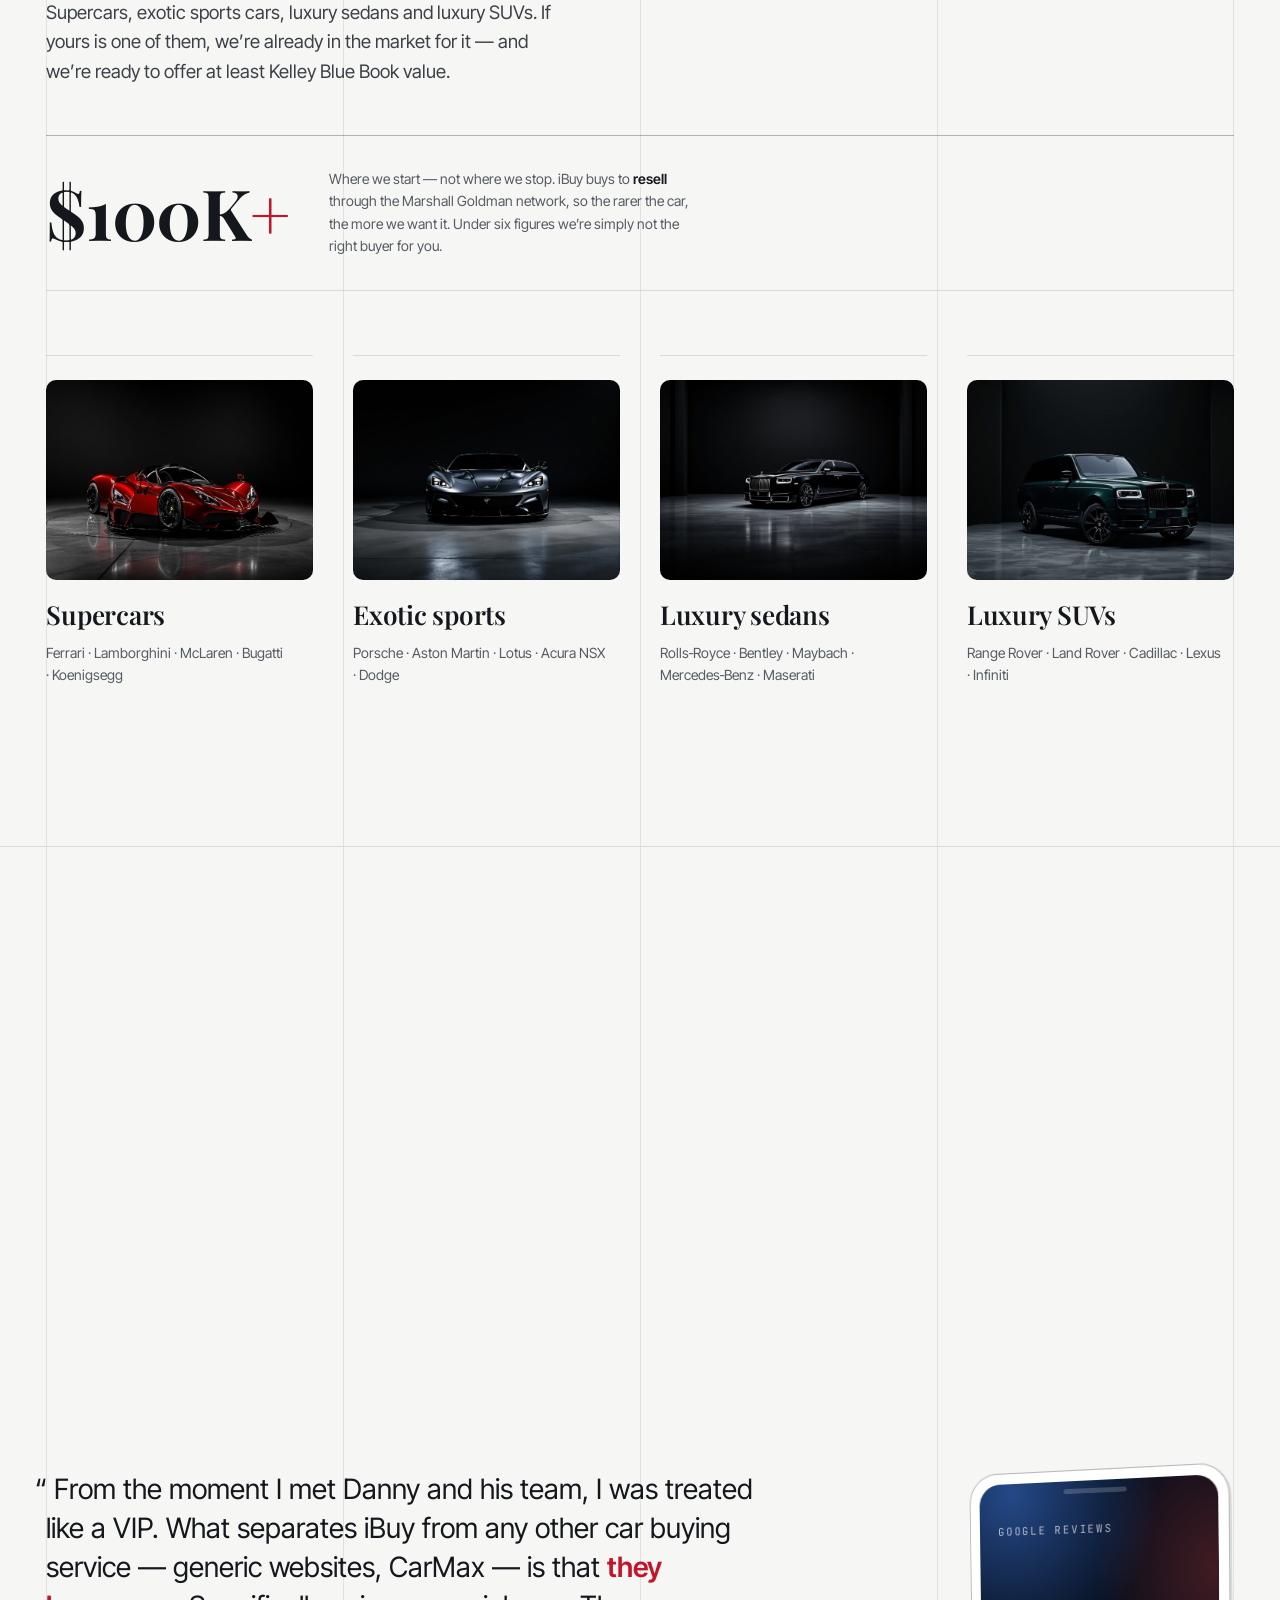
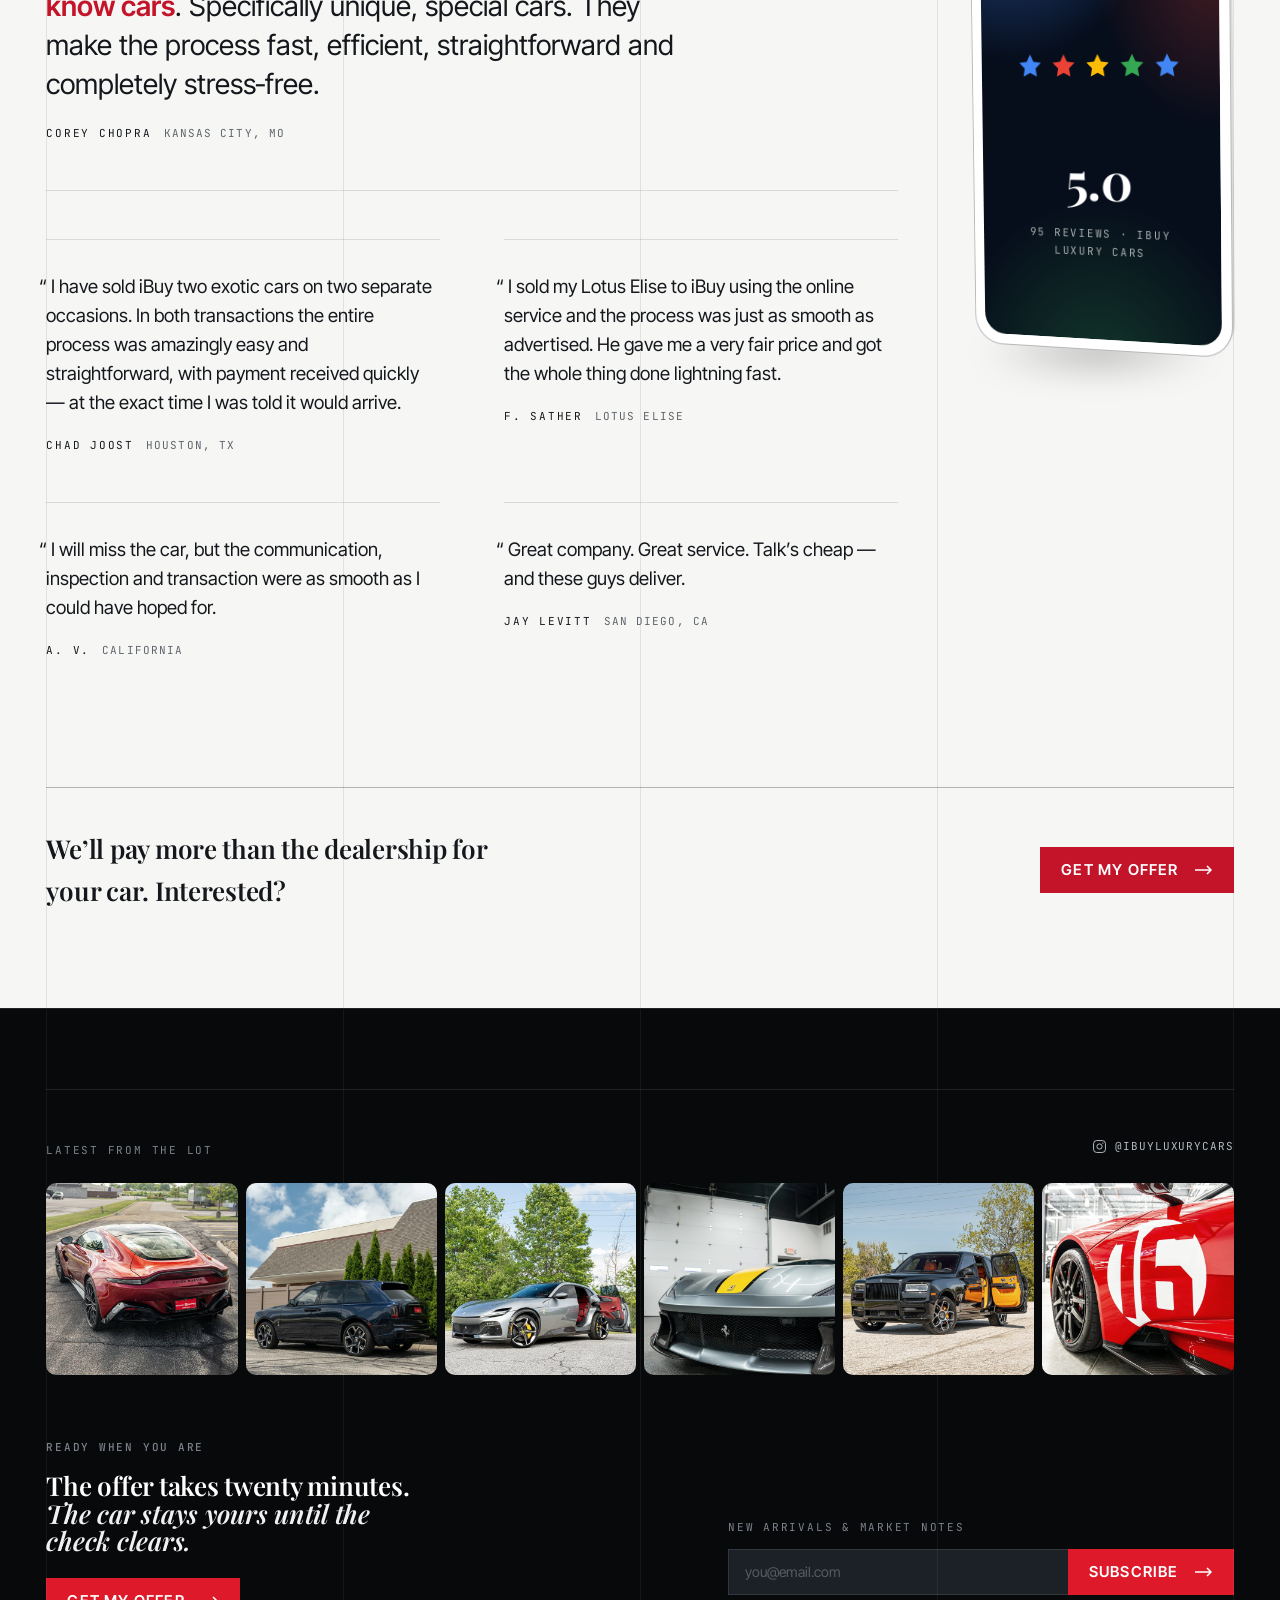
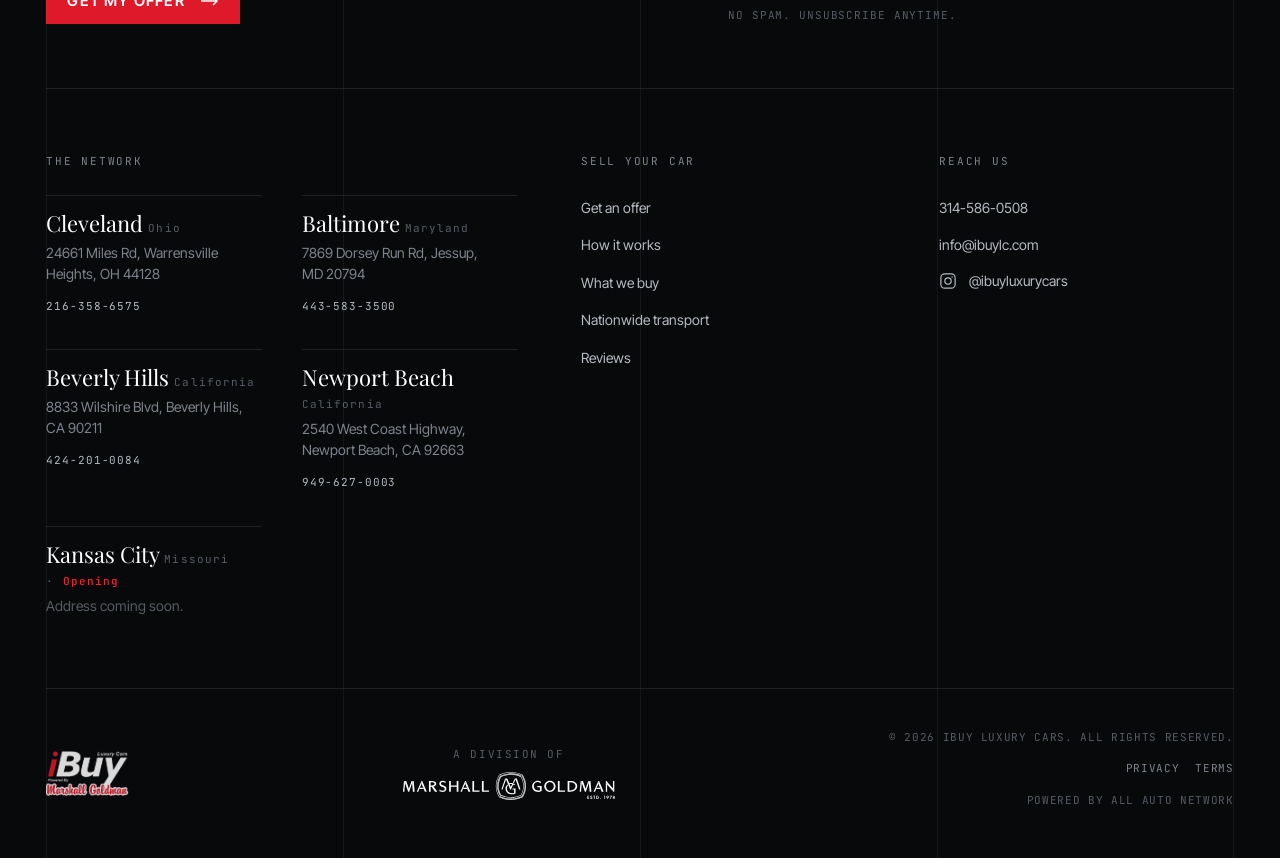
<file: 04-build/index_2.html>
<!doctype html>
<html lang="en">
<head>
  <meta charset="utf-8">
  <meta name="viewport" content="width=device-width, initial-scale=1">

  <title>Sell Your Luxury or Exotic Car | iBuy Luxury Cars</title>
  <meta name="description" content="Get a real cash offer on your luxury or exotic car within 24 hours. No lowball offers, no consignment, no hoops. iBuy Luxury Cars — a division of Marshall Goldman Motor Sales.">

  <link rel="preconnect" href="https://fonts.googleapis.com">
  <link rel="preconnect" href="https://fonts.gstatic.com" crossorigin>
  <link href="https://fonts.googleapis.com/css2?family=Antonio:wght@400;600;700&family=Playfair+Display:ital,wght@0,400..800;1,400..700&family=Inter+Tight:wght@400;500;600&family=Instrument+Serif:ital@0;1&family=JetBrains+Mono:wght@400;500&display=swap" rel="stylesheet">

  <link rel="stylesheet" href="css/tokens.css">
  <link rel="stylesheet" href="css/base.css">
  <link rel="stylesheet" href="css/sections/hero.css">
  <link rel="stylesheet" href="css/sections/network.css">
  <link rel="stylesheet" href="css/sections/transport.css">
  <link rel="stylesheet" href="css/sections/process.css">
  <link rel="stylesheet" href="css/sections/buy.css">
  <link rel="stylesheet" href="css/sections/reviews.css">
  <link rel="stylesheet" href="css/sections/footer.css">
  <link rel="stylesheet" href="css/sections/quote-glass.css">

  <!-- Слой правок клиента — только на этой странице. -->
  <link rel="stylesheet" href="css/v2.css">
</head>

<body>
  <a class="skip-link" href="#quote-form">Skip to offer form</a>

  <!-- ======================================================================
       HEADER
       ====================================================================== -->
  <header class="header" id="header">
    <div class="container header__inner">

      <a class="header__logo" href="/" aria-label="iBuy Luxury Cars — home">
        <img src="assets/img/logo-hi.png" alt="iBuy Luxury Cars, powered by Marshall Goldman" width="207" height="115">
      </a>

      <nav class="header__nav" aria-label="Main">
        <a class="header__link" href="#quote-form">Sell my car</a>
        <a class="header__link" href="#process">Process</a>
        <a class="header__link" href="#network">Network</a>
        <a class="header__link" href="#transport">Transport</a>
        <a class="header__link" href="#reviews">Reviews</a>
      </nav>

      <a class="header__phone" href="tel:+13145860508">
        <svg viewBox="0 0 24 24" fill="none" stroke="currentColor" stroke-width="2" stroke-linecap="round" stroke-linejoin="round" aria-hidden="true">
          <path d="M22 16.92v3a2 2 0 0 1-2.18 2 19.79 19.79 0 0 1-8.63-3.07 19.5 19.5 0 0 1-6-6 19.79 19.79 0 0 1-3.07-8.67A2 2 0 0 1 4.11 2h3a2 2 0 0 1 2 1.72c.13.96.36 1.9.7 2.81a2 2 0 0 1-.45 2.11L8.09 9.91a16 16 0 0 0 6 6l1.27-1.27a2 2 0 0 1 2.11-.45c.9.34 1.85.57 2.81.7A2 2 0 0 1 22 16.92z"/>
        </svg>
        <span>314-586-0508</span>
      </a>

      <button class="header__burger" type="button" aria-label="Open menu" aria-expanded="false">
        <svg width="18" height="12" viewBox="0 0 18 12" fill="none" stroke="currentColor" stroke-width="1.5" aria-hidden="true">
          <path d="M0 1h18M0 6h18M0 11h18"/>
        </svg>
      </button>

    </div>
  </header>

  <main id="main">

    <!-- ====================================================================
         SECTION 01 — HERO
         Слева обещание, справа форма. Внизу пресса + подсказка скролла.
         ==================================================================== -->
    <section class="hero" aria-labelledby="hero-title">

      <!-- Клиент просил кинематографичный видео-герой; съёмка будет, когда
           достроят объект. Разметка уже видео-готовая: пока источника нет,
           браузер показывает poster — тот же кадр. Придёт footage — добавляем
           <source>, и больше ничего не трогаем. -->
      <div class="hero__media">
        <video poster="assets/img/hero-lineup.jpg"
               autoplay muted loop playsinline preload="none"
               aria-label="A lineup of luxury and exotic cars parked at a modern estate at sunset.">
          <!-- <source src="assets/video/hero.webm" type="video/webm"> -->
          <!-- <source src="assets/video/hero.mp4"  type="video/mp4"> -->
        </video>
      </div>

      <div class="hero__scrim" aria-hidden="true"></div>

      <!-- Колоночная сетка — видимая конструкция кадра -->
      <div class="hero__grid" aria-hidden="true">
        <span></span><span></span><span></span><span></span>
      </div>

      <!-- ЗЕМЛЯ.
           Телеметрия лежит на бетоне перед машинами, в перспективе — как цифры
           на поле в elemets.jpg и подписи по рельефу в MAP.jpg. Не наклейка
           поверх кадра: буквы живут в его пространстве.
           Вырез машин для этого не нужен — земля и так перед ними. -->
      <!-- Пустая в покое. Оживает только под цифру: наведение на машину или
           оценка. Дежурный текст тут был дублем секции 02 (она делает то же,
           но по-настоящему — картой) и просто лежал поперёк машин. -->
      <div class="hero__ground" aria-hidden="true">
        <div class="ground__plane">
          <p class="ground__line" data-slot="ground-label"></p>
          <p class="ground__figure" data-slot="ground-figure"></p>
          <p class="ground__line ground__line--sub" data-slot="ground-sub"></p>
        </div>
      </div>

      <div class="container hero__inner">

        <!-- Левая колонка -->
        <div class="hero__copy">

          <h1 class="hero__title" id="hero-title" data-rise="side">
            The Nation&rsquo;s Largest
            <em>Luxury &amp; Exotic</em>
            Car Buyer
          </h1>

          <!-- Текст с оригинала (ibuylc.com), сжатый. Свой лид я выбросил:
               у клиента формулировки точнее и это его голос, а не мой. -->
          <p class="hero__lead" data-rise>
            We&rsquo;re always in the market, and we pay
            <strong>at least Kelley Blue Book</strong>. No consignment, no lowballing.
          </p>

          <!-- TRUST BAR живёт в левой колонке и прижат к её низу (margin-top:
               auto). Колонка тянется до высоты формы, поэтому нижняя линия
               логотипов совпадает с нижним краем формы сама — без подгонки
               отступами, которая ломалась бы при смене высоты формы.

               Векторы Alex'а, прогнанные через svgo: было ~1 МБ, стало 20 КБ
               (Fox весил 712 КБ; Roku — 268 КБ, внутри семь base64-растров и
               ни одного viewBox). У Post-Dispatch снята красная подложка: иначе
               при перекраске в белый он превращался в сплошной прямоугольник.

               Цвет задаётся из CSS (filter), а не в файлах: логотипы обязаны
               быть монохромными, иначе фиолетовый Roku, красный CarBuzz и
               зелёный Trustpilot устроят радугу и подерутся с нашим
               единственным акцентом. -->
          <div class="trust" data-rise>
            <p class="trust__label">As seen in</p>
            <ul class="trust__list">
              <li><img class="trust__logo trust__logo--fox"  src="assets/img/logos/fox-business.svg"  alt="Fox Business"></li>
              <li><img class="trust__logo trust__logo--stl"  src="assets/img/logos/post-dispatch.svg" alt="St. Louis Post-Dispatch"></li>
              <li><img class="trust__logo trust__logo--roku" src="assets/img/logos/roku.svg"          alt="Roku"></li>
              <li><img class="trust__logo trust__logo--buzz" src="assets/img/logos/carbuzz.svg"       alt="CarBuzz"></li>

              <!-- TRUSTPILOT ОТКЛЮЧЁН. Проверено 13.07.2026 на самом Trustpilot:
                   у ibuylc.com профиль заявлен с июня 2021, но отзывов — НОЛЬ.
                   Страница так и называется: «Be the first to review ibuylc.com».
                   Логотип здесь обещал бы соцдоказательство, которого нет, а тот,
                   кто кликнет, упрётся в пустой профиль. Хуже, чем не иметь его.

                   Клиент в брифе просит GOOGLE Reviews — вот там отзывы реальные.
                   Появятся отзывы на Trustpilot — раскомментировать.

              <li><img class="trust__logo trust__logo--trust" src="assets/img/logos/trustpilot.svg" alt="Trustpilot"></li>
              -->
            </ul>
          </div>

        </div>

        <!-- Правая колонка: форма. Смысл всей секции.
             На текущем сайте она есть только на главной — на 30 SEO-лендингах
             формы нет вообще. -->
        <div class="quote" data-rise>

          <div class="quote__head">
            <p class="quote__eyebrow">Private valuation</p>
            <h2 class="quote__title">Get your offer</h2>
          </div>

          <form class="quote__form" id="quote-form" novalidate>

            <div class="quote__grid">

              <div class="field">
                <label class="field__label" for="q-year">Year</label>
                <input class="field__input" id="q-year" name="year" type="text"
                       inputmode="numeric" autocomplete="off" placeholder="Year" required>
                <span class="field__error" data-error-for="q-year" aria-live="polite"></span>
              </div>

              <div class="field">
                <label class="field__label" for="q-make">Make</label>
                <input class="field__input" id="q-make" name="make" type="text"
                       autocomplete="off" placeholder="Make" required>
                <span class="field__error" data-error-for="q-make" aria-live="polite"></span>
              </div>

              <div class="field">
                <label class="field__label" for="q-model">Model</label>
                <input class="field__input" id="q-model" name="model" type="text"
                       autocomplete="off" placeholder="Model" required>
                <span class="field__error" data-error-for="q-model" aria-live="polite"></span>
              </div>

              <div class="field">
                <label class="field__label" for="q-mileage">Mileage</label>
                <input class="field__input" id="q-mileage" name="mileage" type="text"
                       inputmode="numeric" autocomplete="off" placeholder="Mileage" required>
                <span class="field__error" data-error-for="q-mileage" aria-live="polite"></span>
              </div>

              <div class="field field--full">
                <label class="field__label" for="q-vin">
                  VIN <span class="field__optional">— optional</span>
                </label>
                <input class="field__input" id="q-vin" name="vin" type="text"
                       autocomplete="off" placeholder="VIN — optional">
                <span class="field__error" data-error-for="q-vin" aria-live="polite"></span>
              </div>

            </div>

            <button class="btn btn--primary btn--block" type="submit">
              Get my offer
              <svg width="18" height="10" viewBox="0 0 18 10" fill="none" stroke="currentColor" stroke-width="1.5" aria-hidden="true">
                <path d="M0 5h16M12 1l4 4-4 4"/>
              </svg>
            </button>

          </form>

        </div>

      </div>

      <!-- ====================================================================
           ВРЕМЕННО ОТКЛЮЧЕНО: приборный блок + лента выкупленных машин.
           На их месте сейчас trust bar (ниже).

           Живая оценка на бетоне при этом ПРОДОЛЖАЕТ работать: в main.js узлы
           readout и lineup стали необязательными. Раскомментируешь — оживёт
           обратно, править JS не нужно.

           ВНИМАНИЕ: внутри блока не должно быть вложенных комментариев и даже
           упоминания закрывающей последовательности. HTML-комментарии не
           вкладываются: первая же такая последовательность закроет внешний
           комментарий, часть разметки оживёт, а её остаток вылезет на страницу
           текстом. Ровно на это здесь уже наступили дважды.

      <div class="instrument">

        <div class="readout" id="readout" aria-live="polite">

          <div class="readout__pane is-active" data-pane="default">
            <ul class="readout__stats">
              <li><b>24 h</b><span>Cash offer</span></li>
              <li><b>KBB+</b><span>Minimum value</span></li>
              <li><b>50</b><span>States covered</span></li>
            </ul>
          </div>

          <div class="readout__pane" data-pane="car">
            <p class="readout__name" data-slot="name"></p>
            <dl class="readout__grid">
              <div><dt>Paid</dt><dd data-slot="paid"></dd></div>
              <div><dt>Acquired</dt><dd data-slot="where"></dd></div>
              <div><dt>Offer in</dt><dd data-slot="time"></dd></div>
            </dl>
          </div>

          <div class="readout__pane" data-pane="estimate">
            <p class="readout__name">
              Estimated offer
              <b class="readout__status" data-slot="status">Computing</b>
            </p>
            <p class="readout__figure" data-slot="range">&mdash;</p>
            <p class="readout__compare" data-slot="compare"></p>
          </div>

        </div>

        <div class="lineup">
          <span class="lineup__label">Recently acquired</span>

          <ul class="lineup__list" id="lineup">
            <li>
              <button class="lineup__item" type="button"
                      data-name="Ferrari 812 Superfast &mdash; 2021 &middot; 4,200 mi"
                      data-paid="$289,000" data-where="Beverly Hills" data-time="19 hours">
                812 Superfast
              </button>
            </li>
            <li>
              <button class="lineup__item" type="button"
                      data-name="Lamborghini Revuelto &mdash; 2024 &middot; 1,100 mi"
                      data-paid="$561,000" data-where="Newport Beach" data-time="11 hours">
                Revuelto
              </button>
            </li>
            <li>
              <button class="lineup__item" type="button"
                      data-name="Mercedes-AMG GT Black Series &mdash; 2022 &middot; 6,800 mi"
                      data-paid="$342,000" data-where="Cleveland" data-time="22 hours">
                AMG GT Black
              </button>
            </li>
            <li>
              <button class="lineup__item" type="button"
                      data-name="Porsche 911 GT3 Touring &mdash; 2023 &middot; 3,400 mi"
                      data-paid="$237,000" data-where="Kansas City" data-time="14 hours">
                911 GT3
              </button>
            </li>
            <li>
              <button class="lineup__item" type="button"
                      data-name="McLaren 720S Spider &mdash; 2021 &middot; 8,900 mi"
                      data-paid="$258,000" data-where="Maryland" data-time="16 hours">
                720S Spider
              </button>
            </li>
          </ul>
        </div>

      </div>

           ==================================================================== -->

    </section>


    <!-- ====================================================================
         SECTION 02 — NETWORK
         Требования клиента №3 и №4: сеть Marshall Goldman и перегон машин
         между локациями + доставка по стране.

         Адреса и телефоны — НАСТОЯЩИЕ, сняты с marshallgoldman.com.
         Kansas City клиент назвал в брифе, но на сайте Marshall Goldman его
         нет — вероятно, это и есть тот «новый объект, который достраивается».
         Адрес ему не выдуман: помечен как открывающийся.
         ==================================================================== -->
    <!-- ТЁМНАЯ. Карта работает кадром — светящиеся точки, дуги перегона, пинг
         источника — и на светлом теряет всю драму. Светлое начинается со
         следующей секции (см. .theme-light в tokens.css). -->
    <section class="network" id="network" aria-labelledby="network-title">

      <!-- Колоночная сетка. Та же, что в герое: конструкция листа идёт насквозь. -->
      <div class="gridlines" aria-hidden="true">
        <span></span><span></span><span></span><span></span>
      </div>
      <div class="container">

        <header class="network__head">
          <h2 class="network__title" id="network-title" data-rise="side">
            Sell from anywhere
            <em>in the country</em>
          </h2>

          <p class="network__lead" data-rise>
            iBuy is the direct&#8209;to&#8209;consumer buying division of
            <strong>Marshall Goldman Motor Sales</strong> &mdash; a dealer network
            trading collectible, luxury and exotic cars since 1978. Your car can be
            bought from, or moved between, any showroom in the network. We arrange
            the transport and we pay for it.
          </p>
        </header>

        <div class="network__body">

          <!-- Карта. Наклонена в перспективе: плоская читается как схема,
               наклонённая — как местность. Приём тот же, что у «земли» в герое.

               ДВА СЛОЯ, и это принципиально:
               · .map__stage — наклонён. В нём точки страны (canvas) и маркеры
                 с подписями (SVG). Подписи ложатся НА местность, кольца пинга
                 становятся эллипсами — так и должно быть на плоскости в перспективе.
               · .map__air — НЕ наклонён, лежит поверх. В нём дуги перегона.
                 Если бы они жили в наклонённой плоскости, то легли бы на землю
                 крашеными полосами. В отдельном слое они выгибаются НАД страной —
                 и только тогда читаются как маршруты.

               Концы дуг берутся из реальных экранных координат маркеров после
               3D-трансформа (см. network.js), а не считаются заново. -->
          <figure class="map">

            <div class="map__stage">
              <canvas class="map__dots" aria-hidden="true"></canvas>

              <svg class="map__svg" viewBox="0 0 1000 528" role="img"
                   aria-label="Map of the United States showing Marshall Goldman showrooms in Cleveland, Baltimore, Beverly Hills, Newport Beach, and a new Kansas City location.">
                <g class="map__markers">
                <g class="marker" data-city="cleveland" transform="translate(748.1 172.9)">
                  <circle class="marker__ping" r="4"></circle>
                  <circle class="marker__ping" r="4"></circle>
                  <circle class="marker__ping" r="4"></circle>
                  <circle class="marker__halo" r="14"></circle>
                  <circle class="marker__dot" r="4"></circle>
                  <text class="marker__label" x="0" y="-20">Cleveland</text>
                </g>
                <g class="marker" data-city="baltimore" transform="translate(830.2 222.7)">
                  <circle class="marker__ping" r="4"></circle>
                  <circle class="marker__ping" r="4"></circle>
                  <circle class="marker__ping" r="4"></circle>
                  <circle class="marker__halo" r="14"></circle>
                  <circle class="marker__dot" r="4"></circle>
                  <text class="marker__label" x="10" y="18">Baltimore</text>
                </g>
                <g class="marker" data-city="beverlyHills" transform="translate(109.2 333.3)">
                  <circle class="marker__ping" r="4"></circle>
                  <circle class="marker__ping" r="4"></circle>
                  <circle class="marker__ping" r="4"></circle>
                  <circle class="marker__halo" r="14"></circle>
                  <circle class="marker__dot" r="4"></circle>
                  <text class="marker__label" x="0" y="-20">Beverly Hills</text>
                </g>
                <g class="marker" data-city="newportBeach" transform="translate(117.4 343)">
                  <circle class="marker__ping" r="4"></circle>
                  <circle class="marker__ping" r="4"></circle>
                  <circle class="marker__ping" r="4"></circle>
                  <circle class="marker__halo" r="14"></circle>
                  <circle class="marker__dot" r="4"></circle>
                  <text class="marker__label" x="4" y="26">Newport Beach</text>
                </g>
                <g class="marker marker--soon" data-city="kansasCity" transform="translate(521.9 223.8)">
                  <circle class="marker__ping" r="4"></circle>
                  <circle class="marker__ping" r="4"></circle>
                  <circle class="marker__ping" r="4"></circle>
                  <circle class="marker__halo" r="14"></circle>
                  <circle class="marker__dot" r="4"></circle>
                  <text class="marker__label" x="0" y="-20">Kansas City</text>
                </g>
              </g>
              </svg>
            </div>

            <!-- Дуги перегона. Отдельный, НЕ наклонённый слой поверх плоскости —
                 иначе маршрут ляжет на землю. viewBox выставляется из JS
                 по реальному размеру карты в пикселях. -->
            <svg class="map__air" aria-hidden="true">
              <g class="map__arcs"></g>
            </svg>

          </figure>

          <!-- Список локаций -->
          <div class="network__side">
            <ul class="locs">

              <li>
                <button class="loc" type="button" data-city="cleveland"
                        data-name="Marshall Goldman Cleveland"
                        data-address="24661 Miles Rd, Warrensville Heights, OH 44128"
                        data-phone="216-358-6575">
                  <span class="loc__city">Cleveland</span>
                  <span class="loc__state">Ohio</span>
                </button>
              </li>

              <li>
                <button class="loc" type="button" data-city="baltimore"
                        data-name="Marshall Goldman Baltimore"
                        data-address="7869 Dorsey Run Rd, Jessup, MD 20794"
                        data-phone="443-583-3500">
                  <span class="loc__city">Baltimore</span>
                  <span class="loc__state">Maryland</span>
                </button>
              </li>

              <li>
                <button class="loc" type="button" data-city="beverlyHills"
                        data-name="Marshall Goldman Beverly Hills"
                        data-address="8833 Wilshire Blvd, Beverly Hills, CA 90211"
                        data-phone="424-201-0084">
                  <span class="loc__city">Beverly Hills</span>
                  <span class="loc__state">California</span>
                </button>
              </li>

              <li>
                <button class="loc" type="button" data-city="newportBeach"
                        data-name="Marshall Goldman Newport Beach"
                        data-address="2540 West Coast Highway, Newport Beach, CA 92663"
                        data-phone="949-627-0003">
                  <span class="loc__city">Newport Beach</span>
                  <span class="loc__state">California</span>
                </button>
              </li>

              <li>
                <button class="loc loc--soon" type="button" data-city="kansasCity"
                        data-name="Marshall Goldman Kansas City"
                        data-address="Opening soon — address to be confirmed">
                  <span class="loc__city">Kansas City</span>
                  <span class="loc__state">Missouri &middot; <b>Opening</b></span>
                </button>
              </li>

            </ul>

            <!-- Панель раскрывается при наведении на локацию -->
            <div class="locpanel" aria-live="polite">
              <p class="locpanel__name" data-slot="loc-name"></p>
              <p class="locpanel__address" data-slot="loc-address"></p>
              <a class="locpanel__phone" data-slot="loc-phone" href="#"></a>
            </div>

          </div>

        </div>

      </div>
    </section>


    <!-- ====================================================================
         SECTION 03 — TRANSPORT   (тёмная)
         Требование клиента №4: национальный конcierge и перевозка.

         Стоит сразу после карты намеренно: карта обещает «продавайте откуда
         угодно», и первый вопрос человека — «а как машина доедет из моего
         двора в Кливленд?». Здесь ответ, а не общие слова про concierge.

         ВСЕ ФАКТЫ — с ibuylc.com/our-process/, дословно по смыслу:
         «We send a driver to grab the car», грузовик заказывают и оплачивают
         они, водитель осматривает машину на месте, титул уезжает по
         предоплаченной FedEx-наклейке, бумаги подписываются с телефона
         (PandaDoc). Условия доставки — не то место, где можно выдумывать.
         ==================================================================== -->
    <section class="transport" id="transport" aria-labelledby="transport-title">

      <div class="gridlines" aria-hidden="true">
        <span></span><span></span><span></span><span></span>
      </div>

      <div class="container">

        <header class="transport__head">
          <p class="eyebrow">Nationwide transport</p>
          <h2 class="transport__title" id="transport-title" data-rise="side">
            You never drive anywhere.
            <em>We come and get it.</em>
          </h2>
          <p class="transport__lead" data-rise>
            Wherever the car sits &mdash; your garage, your office, a storage unit &mdash;
            we send a driver to it. <strong>We book the truck and we pay for it.</strong>
            And it only rolls out after the check is already in your hands.
          </p>
        </header>

        <!-- МАРШРУТ — ДУГА, а не прямая. Прямая читалась как полоса загрузки;
             дуга рифмуется с перегонами на карте выше (они там тоже выгнуты) и
             сразу говорит «это перелёт через страну», а не «шаг 1-2-3».

             Всё внутри SVG: и кривая, и точки, и каретка. Иначе не сходится —
             точка на прямой держится процентами, а на кривой её положение надо
             брать с самого пути. Каретку ведёт animateMotion по <mpath>: она
             идёт ровно по нарисованной линии при любой ширине экрана.

             Хвост — три «призрака», отстающих на 0.12/0.24/0.36с. На перегоне
             они растягиваются за кареткой в след, а на остановке догоняют её и
             сливаются — хвост пропадает сам, без отдельной анимации. -->
        <div class="rail" data-rise>

          <!-- Пейзаж ПОД маршрутом: каретка едет по горам, а не по пустоте.
               Кадр тот же, что в герое, только ночью — страница возвращается
               туда, откуда началась.

               Края растворены маской, поверх лежит скрим: подписи остановок
               идут прямо по кадру, и без него они бы тонули в кустах. -->
          <div class="rail__bg" aria-hidden="true">
            <img src="assets/img/transportation.png"
                 alt="" width="1920" height="805" loading="lazy">
          </div>

          <svg class="rail__svg" viewBox="0 0 1000 140" fill="none" aria-hidden="true">
            <defs>
              <!-- Линия растворяется к краям: маршрут приходит извне кадра и
                   уходит дальше — ровно то, что значит «по всей стране». -->
              <linearGradient id="rail-fade" x1="0" y1="0" x2="1" y2="0">
                <stop offset="0"    stop-color="currentColor" stop-opacity="0"/>
                <stop offset="0.14" stop-color="currentColor" stop-opacity="1"/>
                <stop offset="0.86" stop-color="currentColor" stop-opacity="1"/>
                <stop offset="1"    stop-color="currentColor" stop-opacity="0"/>
              </linearGradient>

              <!-- ЗАТУХАНИЕ СЛЕДА. Градиента ВДОЛЬ пути в SVG не существует —
                   линейный идёт по осям, а не по кривой. Поэтому хвост гасим не
                   обводкой, а МАСКОЙ: горизонтальный градиент, который едет
                   вместе с кареткой (x2 — её координата, x1 — на 260 позади).

                   Координаты головы посчитаны по времени, а не взяты линейно:
                   на ломаной длина пути и координата x расходятся (сегменты
                   разного наклона), и «на глаз» градиент отставал бы от каретки
                   на перегибах. -->
              <linearGradient id="trace-fade" gradientUnits="userSpaceOnUse"
                              x1="-250" y1="0" x2="10" y2="0">
                <stop offset="0" stop-color="#fff" stop-opacity="0"/>
                <stop offset="1" stop-color="#fff" stop-opacity="1"/>
                <animate attributeName="x2" dur="8s" repeatCount="indefinite" calcMode="linear"
                         keyTimes="0;0.125;0.1594;0.1938;0.2281;0.2625;0.2969;0.3313;0.3656;0.4;0.525;0.5594;0.5938;0.6281;0.6625;0.6969;0.7313;0.7656;0.8;1"
                         values="10; 10; 69; 129; 190; 253; 315; 376; 438; 499; 499; 561; 624; 686; 748; 809; 870; 930; 990; 990"/>
                <animate attributeName="x1" dur="8s" repeatCount="indefinite" calcMode="linear"
                         keyTimes="0;0.125;0.1594;0.1938;0.2281;0.2625;0.2969;0.3313;0.3656;0.4;0.525;0.5594;0.5938;0.6281;0.6625;0.6969;0.7313;0.7656;0.8;1"
                         values="-250; -250; -191; -131; -70; -7; 55; 116; 178; 239; 239; 301; 364; 426; 488; 549; 610; 670; 730; 730"/>
              </linearGradient>

              <mask id="trace-mask" maskUnits="userSpaceOnUse" x="0" y="0" width="1000" height="140">
                <rect x="0" y="0" width="1000" height="140" fill="url(#trace-fade)"/>
              </mask>
            </defs>

            <!-- ЛОМАНАЯ, а не гладкая дуга: маршрут прыгает по высотам, как
                 профиль перегона. Вершины между остановками — это не украшение,
                 а те самые «где-то там» между вашим двором и шоурумом.

                 Геометрия посчитана, а не подобрана: средняя остановка попадает
                 ровно на половину длины пути (0.5008), поэтому keyPoints каретки
                 остаются 0 / 0.5 / 1 и она встаёт точно в точку. -->
            <path id="rail-path" class="rail__curve"
                  d="M10 124 L150 58 L300 104 L500 30 L700 96 L840 46 L990 112"
                  stroke="url(#rail-fade)"/>

            <!-- Остановки сидят на вершинах ломаной: своя высота у каждой. -->
            <circle class="rail__ping"     cx="10"  cy="124" r="5" style="--i: 0"/>
            <circle class="rail__ping"     cx="500" cy="30"  r="5" style="--i: 1"/>
            <circle class="rail__ping"     cx="990" cy="112" r="5" style="--i: 2"/>

            <circle class="rail__stop" cx="10"  cy="124" r="5"/>
            <circle class="rail__stop" cx="500" cy="30"  r="5"/>
            <circle class="rail__stop rail__stop--end" cx="990" cy="112" r="5"/>

            <!-- СЛЕД. Два механизма, каждый делает своё:

                 1. dasharray/dashoffset — обрезают линию ВПЕРЕДИ каретки:
                    нарисован только пройденный участок. Доли те же, что у
                    каретки (0 → ½ → 1), поэтому голова линии всегда под ней.

                 2. Маска-градиент — гасит линию ПОЗАДИ: хвост длиной 260 плавно
                    уходит в ноль. Именно это даёт мягкий след вместо обрубка. -->
            <path class="rail__trace"
                  d="M10 124 L150 58 L300 104 L500 30 L700 96 L840 46 L990 112"
                  stroke-dasharray="1049"
                  mask="url(#trace-mask)">
              <animate attributeName="stroke-dashoffset" dur="8s" repeatCount="indefinite"
                       calcMode="linear" keyTimes="0;0.125;0.4;0.525;0.8;1"
                       values="1049; 1049; 524; 524; 0; 0"/>
            </path>

            <!-- Каретка. Держится 1с на каждой остановке: keyPoints повторяют
                 одно и то же значение, пока идёт стоянка. -->
            <circle class="rail__car" r="5" cx="0" cy="0">
              <animateMotion dur="8s" repeatCount="indefinite" calcMode="linear"
                             keyPoints="0;0;0.5;0.5;1;1" keyTimes="0;0.125;0.4;0.525;0.8;1">
                <mpath href="#rail-path"/>
              </animateMotion>
            </circle>
          </svg>

          <ol class="rail__stops">
            <li>
              <p class="rail__label">Your driveway</p>
              <p class="rail__note">
                The driver comes to the car. You don&rsquo;t drive it anywhere.
              </p>
            </li>
            <li>
              <p class="rail__label">Inspection &amp; load</p>
              <p class="rail__note">
                A quick visual inspection at the curb, then the car goes on the truck.
              </p>
            </li>
            <li>
              <p class="rail__label">Marshall Goldman</p>
              <p class="rail__note">
                It lands at the nearest showroom in the network. Not your problem.
              </p>
            </li>
          </ol>
        </div>

        <ul class="transport__facts" data-rise>
          <li>
            <h3 class="fact__title">Transport is on us</h3>
            <p class="fact__text">
              We arrange the truck and cover the cost &mdash; anywhere in the country.
              The title goes back to us on a prepaid FedEx label.
            </p>
          </li>
          <li>
            <h3 class="fact__title">Signed on your phone</h3>
            <p class="fact__text">
              Paperwork is signed electronically in about 30 seconds. Prefer ink?
              We send the documents with prepaid return shipping.
            </p>
          </li>
          <li>
            <h3 class="fact__title">Paid before pickup</h3>
            <p class="fact__text">
              The truck is only scheduled once you have the check and your bank has
              confirmed the funds. Never the other way around.
            </p>
          </li>
        </ul>

      </div>
    </section>


    <!-- ====================================================================
         SECTION 04 — HOW IT WORKS   (светлая)
         Требование клиента №4: прозрачный процесс.

         ВЕСЬ ТЕКСТ — с ibuylc.com/our-process/, ничего не выдумано.
         Фотографии — РЕАЛЬНЫЕ машины, выкупленные клиентом (ibuy-main/assets),
         водяной знак вырезан кадрированием. Оригиналы без знака надо запросить.

         Главное здесь — плашка «You get paid before we collect the car».
         Это их собственный порядок действий, закопанный в стену текста на
         странице, куда никто не заходит: чек приходит РАНЬШЕ эвакуатора.
         Ни один конкурент такого не обещает, а они об этом молчат.
         ==================================================================== -->
    <section class="process theme-light" id="process" aria-labelledby="process-title">

      <!-- Колоночная сетка. Та же, что в герое: конструкция листа идёт насквозь. -->
      <div class="gridlines" aria-hidden="true">
        <span></span><span></span><span></span><span></span>
      </div>
      <div class="container">

        <header class="process__head">
          <h2 class="process__title" id="process-title" data-rise="side">
            Seller&#8209;focused.
            <em>Simplicity guaranteed.</em>
          </h2>
          <p class="process__lead" data-rise>
            We&rsquo;re not a dealership and we&rsquo;re not trying to sell you anything.
            We&rsquo;re a car buying service that started with one idea: give luxury and
            exotic owners a stress&#8209;free way to sell their car for a competitive price.
          </p>
        </header>

        <!-- Сплит: одно фото слева, шаги справа. Фото меняется при наведении
             на шаг (одно в кадре, все три задействованы). Скрипт внизу страницы. -->
        <div class="proc-split">

          <figure class="proc-figure" aria-hidden="true">
            <img class="proc-figure__img is-active" data-step="1" src="assets/img/steps/step-01-submit.jpg" alt="" width="1448" height="1086">
            <img class="proc-figure__img"           data-step="2" src="assets/img/steps/step-02-offer.jpg"   alt="" width="1448" height="1086">
            <img class="proc-figure__img"           data-step="3" src="assets/img/steps/step-03-collected.jpg" alt="" width="1448" height="1086">
          </figure>

        <ol class="steps">

          <li class="step is-current">
            <!-- Финальная серия рендеров Alex'а (steps/final steps/). Три кадра
                 одного зелёного Aston DBS — единая серия под три шага. Фон
                 приведён к цвету секции: предмет на плашке, не в белой коробке.

                 object-fit: contain, а не cover: кадрирование срезало бы телефон,
                 ради которого рендер и взят. -->
            <figure class="step__media step__media--plate">
              <img src="assets/img/steps/step-01-submit.jpg"
                   alt="A green Aston Martin DBS beside a phone showing the iBuy form: VIN, mileage and photos uploaded."
                   width="1448" height="1086" loading="lazy">
            </figure>
            <div class="step__body">
              <p class="step__num">01</p>
              <p class="step__kicker">Ready</p>
              <h3 class="step__title">Submit your car&rsquo;s information.</h3>
              <p class="step__text">
                All we need are some photos of your car, its VIN and miles, and your
                email so we can get in touch with you.
              </p>
            </div>
          </li>

          <li class="step">
            <!-- ⚠️ ЦИФРЫ НА ЭКРАНЕ ВЫДУМАНЫ РЕНДЕРОМ: $182,500, вилка рынка,
                 «valid for 7 days». Двадцать минут (в тексте) — правда, их
                 заявление; суммы и срок оффера — нет. Перед показом клиенту
                 подтвердить или перерисовать. -->
            <figure class="step__media step__media--plate">
              <img src="assets/img/steps/step-02-offer.jpg"
                   alt="A green Aston Martin DBS beside a phone showing the iBuy offer: final cash offer and market range."
                   width="1448" height="1086" loading="lazy">
            </figure>
            <div class="step__body">
              <p class="step__num">02</p>
              <p class="step__kicker">Set&hellip;</p>
              <h3 class="step__title">Evaluate our offer.</h3>
              <p class="step__text">
                Our team gets back to you with a competitive cash offer &mdash;
                sometimes in as little as <strong>20 minutes</strong>. No haggling,
                no lowballing, no obligation.
              </p>
            </div>
          </li>

          <li class="step">
            <figure class="step__media step__media--plate">
              <img src="assets/img/steps/step-03-collected.jpg"
                   alt="A green Aston Martin DBS beside a phone confirming payment, pickup date and title transfer complete."
                   width="1448" height="1086" loading="lazy">
            </figure>
            <div class="step__body">
              <p class="step__num">03</p>
              <p class="step__kicker">Sold!</p>
              <h3 class="step__title">Cash out and move on.</h3>
              <p class="step__text">
                We pay you fast and organise transport &mdash; or facilitate the sale
                at one of our retail locations. You never leave your driveway.
              </p>
            </div>
          </li>

        </ol>
        </div>

        <!-- Их собственный порядок действий. Сильнейший аргумент на сайте,
             и он закопан в стене текста на /our-process/. -->
        <aside class="pledge theme-dark">
          <p class="pledge__label">The part nobody else offers</p>
          <p class="pledge__claim">You get paid <em>before</em> we collect the car.</p>
          <p class="pledge__detail">
            We cut a check for payment in full and send you a picture of it, so you can
            call your bank and verify the funds. Then we overnight it to you. Only after
            the check is in your hands do we send a truck for the car.
          </p>

          <!-- Цифры набегают, когда блок входит в кадр. У диапазона считаются
               ОБА числа: если гнать только второе, на экране мелькает «3–0». -->
          <dl class="pledge__facts">
            <div>
              <dt>Offer in</dt>
              <dd><span data-count="20">20</span> min</dd>
            </div>
            <div>
              <dt>Clear title</dt>
              <dd><span data-count="2">2</span> days</dd>
            </div>
            <div>
              <dt>Loan or lease payoff</dt>
              <dd><span data-count="3">3</span>&ndash;<span data-count="4">4</span> days</dd>
            </div>
          </dl>

          <p class="pledge__note">
            Have a loan? We verify the payoff, pay your lender directly and obtain the
            lien release ourselves. Paperwork is signed on your phone in 30 seconds, and
            the FedEx label is on us.
          </p>
        </aside>

      </div>
    </section>


    <!-- ====================================================================
         SECTION 05 — WHAT WE'RE LOOKING FOR   (светлая)

         Дыры не было ни в брифе, ни в макете — она есть на живом сайте, и она
         рабочая: человек нигде не узнаёт, ЧТО именно они покупают и от какой
         суммы. Блок отсеивает мусорные заявки: владелец Camry не должен доходить
         до формы, а владелец 812 Superfast обязан увидеть себя в списке.

         Порог ($100,000), четыре типа кузова и все 28 марок — с ibuylc.com,
         дословно. Заголовок — их собственная фраза «we aren't interested in cars
         just anyone can buy»: она честнее и злее любой, которую написал бы я.

         КАРТОЧКИ ТИПОВ ГОТОВЫ ПОД ФОТО. Придут кадры — <img> встаёт в
         .type__media, CSS уже написан. Пока кадров нет, карточка живёт
         типографикой: это печатная полоса, а не дырка с надписью «здесь фото».
         ==================================================================== -->
    <section class="buy theme-light" id="what-we-buy" aria-labelledby="buy-title">

      <div class="gridlines" aria-hidden="true">
        <span></span><span></span><span></span><span></span>
      </div>

      <div class="container">

        <header class="buy__head">
          <p class="eyebrow">What we&rsquo;re looking for</p>
          <h2 class="buy__title" id="buy-title" data-rise="side">
            We aren&rsquo;t interested in cars
            <em>just anyone can buy.</em>
          </h2>
          <p class="buy__lead" data-rise>
            Supercars, exotic sports cars, luxury sedans and luxury SUVs. If yours is
            one of them, we&rsquo;re already in the market for it &mdash; and we&rsquo;re
            ready to offer at least Kelley Blue Book value.
          </p>
        </header>

        <!-- Порог остался (он отсекает мусорные заявки), но развёрнут другой
             стороной. Раньше секция открывалась гигантским «$100,000 — that's
             the floor»: для владельца 812 это ничего не значит, а для остальных
             читается как отказ. Секция не должна начинаться с «вам тут не рады».

             Теперь это не потолок, а СТАРТ: «100K+», где плюс — красный, наш
             единственный акцент, и он означает движение вверх. Отсечка ушла в
             последнюю фразу, тихо. -->
        <div class="floor" data-rise>
          <p class="floor__num">
            $<span data-count="100">100</span>K<em>+</em>
          </p>
          <p class="floor__note">
            Where we start &mdash; not where we stop. iBuy buys to
            <strong>resell</strong> through the Marshall Goldman network, so the rarer
            the car, the more we want it. Under six figures we&rsquo;re simply not the
            right buyer for you.
          </p>
        </div>

        <ul class="types">
          <li data-rise>
            <figure class="type__media">
              <img src="assets/img/types/supercars.jpg" alt="A red mid-engine supercar in a dark studio." width="1400" height="1059" loading="lazy">
            </figure>
            <h3 class="type__title">Supercars</h3>
            <p class="type__makes">
              Ferrari &middot; Lamborghini &middot; McLaren &middot; Bugatti &middot; Koenigsegg
            </p>
          </li>
          <li data-rise>
            <figure class="type__media">
              <img src="assets/img/types/exotic.jpg" alt="A graphite sports coupe in a dark studio." width="1400" height="1059" loading="lazy">
            </figure>
            <h3 class="type__title">Exotic sports</h3>
            <p class="type__makes">
              Porsche &middot; Aston Martin &middot; Lotus &middot; Acura NSX &middot; Dodge
            </p>
          </li>
          <li data-rise>
            <figure class="type__media">
              <img src="assets/img/types/sedans.jpg" alt="A black ultra-luxury saloon in a dark studio." width="1400" height="1059" loading="lazy">
            </figure>
            <h3 class="type__title">Luxury sedans</h3>
            <p class="type__makes">
              Rolls&#8209;Royce &middot; Bentley &middot; Maybach &middot; Mercedes&#8209;Benz &middot; Maserati
            </p>
          </li>
          <li data-rise>
            <figure class="type__media">
              <img src="assets/img/types/suvs.jpg" alt="A dark green full-size luxury SUV in a dark studio." width="1400" height="1059" loading="lazy">
            </figure>
            <h3 class="type__title">Luxury SUVs</h3>
            <p class="type__makes">
              Range Rover &middot; Land Rover &middot; Cadillac &middot; Lexus &middot; Infiniti
            </p>
          </li>
        </ul>

      </div>
    </section>



    <!-- ====================================================================
         SECTION 06 — REVIEWS   (светлая)
         Требование клиента №2: Google Reviews на видном месте.

         ЧЕСТНОСТЬ ЗДЕСЬ КРИТИЧНА, и мой первый расклад был НЕВЕРЕН. Проверено
         14.07.2026 повторно:
         · у iBuy ЕСТЬ свой профиль в Google — 5.0★ по 95 отзывам;
         · 4.3★ / 461 — это отдельная цифра MARSHALL GOLDMAN, другой компании.

         Прежний вывод («у iBuy отзывов нет») стоял на странице Kansas City с
         тремя отзывами, которую я принял за всю компанию. Поэтому рейтинг тут
         СВОЙ, а цифра сети стоит рядом отдельной строкой — смешивать нельзя.

         Тексты отзывов — с ibuylc.com/testimonials/: они про ПРОДАЖУ машины и
         отвечают на настоящий страх продавца, а отзывы Marshall Goldman писали
         те, кто машину покупал.
         ==================================================================== -->
    <section class="reviews theme-light" id="reviews" aria-labelledby="reviews-title">

      <!-- Колоночная сетка. Та же, что в герое: конструкция листа идёт насквозь. -->
      <div class="gridlines" aria-hidden="true">
        <span></span><span></span><span></span><span></span>
      </div>
      <div class="container">

        <header class="reviews__head">
          <h2 class="reviews__title" id="reviews-title" data-rise="side">
            Don&rsquo;t take our word for it.
            <em>Take theirs.</em>
          </h2>
          <p class="reviews__lead" data-rise>
            A company should be measured by how well its business model solves its
            customer&rsquo;s problems. The only way to judge that is by looking at
            what past clients have to say.
          </p>
        </header>

        <!-- Рейтинг iBuy — СВОЙ, а не занятый у материнской компании: 5.0 по 95
             отзывам в Google. Рейтинг Marshall Goldman стоит рядом отдельной
             строкой, потому что это другая компания и другие цифры. -->
        <div class="rating" data-rise>
          <p class="rating__score">5.0</p>

          <div class="rating__meta">
            <div class="stars" role="img" aria-label="Rated 5.0 out of 5">
              <div class="stars__base" aria-hidden="true">★★★★★</div>
              <div class="stars__fill" style="width: 100%" aria-hidden="true">★★★★★</div>
            </div>
            <p class="rating__count">95 Google reviews</p>
          </div>

          <p class="rating__attrib">
            iBuy&rsquo;s own Google rating. The dealer network behind it &mdash;
            <strong>Marshall Goldman Motor Sales</strong>, trading collectible, luxury
            and exotic cars since 1978 &mdash; holds 4.3 across 461 reviews.
          </p>
        </div>

        <div class="reviews__body" data-rise>

        <div class="reviews__main">

        <!-- Развёрнутый отзыв. Единственный, где человек прямо сравнивает
             iBuy с CarMax — поэтому он и вынесен вперёд. -->
        <figure class="review review--lead">
          <blockquote class="review__quote">
            From the moment I met Danny and his team, I was treated like a VIP. What
            separates iBuy from any other car buying service &mdash; generic websites,
            CarMax &mdash; is that <em>they know cars</em>. Specifically unique, special
            cars. They make the process fast, efficient, straightforward and completely
            stress&#8209;free.
          </blockquote>
          <figcaption class="review__by">
            <span class="review__name">Corey Chopra</span>
            <span class="review__where">Kansas City, MO</span>
          </figcaption>
        </figure>

        <ul class="reviews__grid">

          <li>
            <figure class="review">
              <blockquote class="review__quote">
                I have sold iBuy two exotic cars on two separate occasions. In both
                transactions the entire process was amazingly easy and straightforward,
                with payment received quickly &mdash; at the exact time I was told it
                would arrive.
              </blockquote>
              <figcaption class="review__by">
                <span class="review__name">Chad Joost</span>
                <span class="review__where">Houston, TX</span>
              </figcaption>
            </figure>
          </li>

          <li>
            <figure class="review">
              <blockquote class="review__quote">
                I sold my Lotus Elise to iBuy using the online service and the process
                was just as smooth as advertised. He gave me a very fair price and got
                the whole thing done lightning fast.
              </blockquote>
              <figcaption class="review__by">
                <span class="review__name">F. Sather</span>
                <span class="review__where">Lotus Elise</span>
              </figcaption>
            </figure>
          </li>

          <li>
            <figure class="review">
              <blockquote class="review__quote">
                I will miss the car, but the communication, inspection and transaction
                were as smooth as I could have hoped for.
              </blockquote>
              <figcaption class="review__by">
                <span class="review__name">A. V.</span>
                <span class="review__where">California</span>
              </figcaption>
            </figure>
          </li>

          <li>
            <figure class="review">
              <blockquote class="review__quote">
                Great company. Great service. Talk&rsquo;s cheap &mdash; and these guys
                deliver.
              </blockquote>
              <figcaption class="review__by">
                <span class="review__name">Jay Levitt</span>
                <span class="review__where">San Diego, CA</span>
              </figcaption>
            </figure>
          </li>

        </ul>

        </div>

        <!-- ТЕЛЕФОН.
             Отзывы уже набраны слева — повторять их тут же на экране было бы
             дублированием в пределах одного взгляда. Поэтому телефон показывает
             не ленту, а РЕЗУЛЬТАТ: пять звёзд собираются и превращаются в галочку.

             Цвета — гугловские (синий, красный, жёлтый, зелёный). Это не «яркости
             ради»: 5.0 по 95 отзывам — это именно рейтинг iBuy в Google, и палитра
             называет источник, не подделывая логотип.

             Корпус нарисован нашим языком: волосяной контур, без бликов, глянца и
             теней. Фотореалистичный макет — ровно то, за что старый сайт получил
             в аудите. -->
        <aside class="phone" aria-label="iBuy is rated 5.0 out of 5 across 95 Google reviews">
          <div class="phone__frame">
            <div class="phone__notch" aria-hidden="true"></div>

            <div class="phone__screen">
              <p class="phone__label">Google reviews</p>

              <div class="verdict is-stars" id="verdict">

                <div class="verdict__stage" aria-hidden="true">
                  <div class="verdict__glow"></div>

                  <!-- Пять звёзд. У каждой свой цвет и свой шаг задержки: они
                       зажигаются по одной, как считающийся результат. -->
                  <ul class="verdict__stars">
                    <li style="--i: 0"><svg viewBox="0 0 24 24" aria-hidden="true"><path d="M12 2.4l2.9 5.9 6.5.9-4.7 4.6 1.1 6.5-5.8-3-5.8 3 1.1-6.5-4.7-4.6 6.5-.9z"/></svg></li>
                    <li style="--i: 1"><svg viewBox="0 0 24 24" aria-hidden="true"><path d="M12 2.4l2.9 5.9 6.5.9-4.7 4.6 1.1 6.5-5.8-3-5.8 3 1.1-6.5-4.7-4.6 6.5-.9z"/></svg></li>
                    <li style="--i: 2"><svg viewBox="0 0 24 24" aria-hidden="true"><path d="M12 2.4l2.9 5.9 6.5.9-4.7 4.6 1.1 6.5-5.8-3-5.8 3 1.1-6.5-4.7-4.6 6.5-.9z"/></svg></li>
                    <li style="--i: 3"><svg viewBox="0 0 24 24" aria-hidden="true"><path d="M12 2.4l2.9 5.9 6.5.9-4.7 4.6 1.1 6.5-5.8-3-5.8 3 1.1-6.5-4.7-4.6 6.5-.9z"/></svg></li>
                    <li style="--i: 4"><svg viewBox="0 0 24 24" aria-hidden="true"><path d="M12 2.4l2.9 5.9 6.5.9-4.7 4.6 1.1 6.5-5.8-3-5.8 3 1.1-6.5-4.7-4.6 6.5-.9z"/></svg></li>
                  </ul>

                  <!-- Кольцо обводится градиентом из тех же четырёх цветов,
                       галочка дорисовывается следом. Обе — обводка по длине пути,
                       поэтому анимация идёт в обе стороны и цикл замыкается. -->
                  <svg class="verdict__check" viewBox="0 0 100 100">
                    <defs>
                      <linearGradient id="g-ring" x1="0" y1="0" x2="1" y2="1">
                        <stop offset="0"    stop-color="#4285F4"/>
                        <stop offset="0.34" stop-color="#EA4335"/>
                        <stop offset="0.67" stop-color="#FBBC05"/>
                        <stop offset="1"    stop-color="#34A853"/>
                      </linearGradient>
                    </defs>
                    <circle class="verdict__ring" cx="50" cy="50" r="42"/>
                    <path class="verdict__tick" d="M31 51 L44 64 L69 36"/>
                  </svg>
                </div>

                <!-- Цифры набегают: 5.0 — пока зажигаются звёзды, 95 — пока
                     обводится кольцо. Тогда кольцо читается как «просмотрено
                     95 отзывов», а галочка как итог. -->
                <p class="verdict__score" id="verdict-score">5.0</p>
                <p class="verdict__meta">
                  <span id="verdict-count">95</span> reviews &middot; iBuy Luxury Cars
                </p>
              </div>

              <!-- Блик. Одна полоса света, проходящая по стеклу в момент
                   галочки. Не глянец стокового макета — короткий свет,
                   сообщающий «щёлкнуло». -->
              <div class="phone__sheen" aria-hidden="true"></div>
            </div>
          </div>
        </aside>

        </div>

        <!-- Их собственная строка со страницы отзывов. Возвращаем человека
             к форме: доверие уже построено, действие должно быть под рукой. -->
        <div class="reviews__cta" data-rise>
          <p class="reviews__ask">
            We&rsquo;ll pay more than the dealership for your car. Interested?
          </p>
          <a class="btn btn--primary" href="#quote-form">
            Get my offer
            <svg width="18" height="10" viewBox="0 0 18 10" fill="none" stroke="currentColor" stroke-width="1.5" aria-hidden="true">
              <path d="M0 5h16M12 1l4 4-4 4"/>
            </svg>
          </a>
        </div>

      </div>
    </section>

  </main>

  <!-- ======================================================================
       FOOTER

       Три требования клиента сходятся тут: сеть Marshall Goldman (№3) — пятью
       адресами текстом, а не только точками на карте; связь с материнским
       брендом — вордмарком MARSHALL GOLDMAN (клиент просил обязательно); и
       возврат к действию — крупной строкой + формой подписки.

       Адреса и телефоны — те же, что на карте (data-address из секции сети),
       ничего не выдумано. Kansas City без адреса: его ещё нет.

       ⚠️ Подписка НИКУДА НЕ УХОДИТ: у нас нет эндпоинта, как и у главной формы.
       Поле свёрстано, но клиент должен дать Mailchimp/CRM. Помечено ниже. -->
  <footer class="footer theme-dark" role="contentinfo">

    <div class="gridlines" aria-hidden="true">
      <span></span><span></span><span></span><span></span>
    </div>

    <div class="container">

      <!-- Лента Instagram — реальные машины, выкупленные клиентом (их же снимки
           из inventory, водяной знак срезан кадрированием). Не живой виджет:
           официальное API закрыто, а сторонние виджеты тащат чужой JS и точку
           отказа. Это отобранная полоса, обновляется руками — для лидогенератора
           нормально. Каждая плитка ведёт в их аккаунт. -->
      <div class="iglive">
        <div class="iglive__head">
          <p class="footer__head">Latest from the lot</p>
          <a class="iglive__handle" href="https://www.instagram.com/ibuyluxurycars/" target="_blank" rel="noopener">
            <svg width="15" height="15" viewBox="0 0 24 24" fill="none" stroke="currentColor" stroke-width="1.6" aria-hidden="true">
              <rect x="2.5" y="2.5" width="19" height="19" rx="5"/>
              <circle cx="12" cy="12" r="4.2"/>
              <circle cx="17.4" cy="6.6" r="1" fill="currentColor" stroke="none"/>
            </svg>
            @ibuyluxurycars
          </a>
        </div>
        <ul class="iglive__grid">
          <li><a href="https://www.instagram.com/ibuyluxurycars/" target="_blank" rel="noopener"><img src="assets/img/social/ig-1.jpg" alt="A red Lamborghini bought by iBuy" width="560" height="560" loading="lazy"></a></li>
          <li><a href="https://www.instagram.com/ibuyluxurycars/" target="_blank" rel="noopener"><img src="assets/img/social/ig-2.jpg" alt="A black convertible bought by iBuy" width="560" height="560" loading="lazy"></a></li>
          <li><a href="https://www.instagram.com/ibuyluxurycars/" target="_blank" rel="noopener"><img src="assets/img/social/ig-3.jpg" alt="A grey Aston Martin Vantage bought by iBuy" width="560" height="560" loading="lazy"></a></li>
          <li><a href="https://www.instagram.com/ibuyluxurycars/" target="_blank" rel="noopener"><img src="assets/img/social/ig-4.jpg" alt="A silver Aston Martin DBS bought by iBuy" width="560" height="560" loading="lazy"></a></li>
          <li><a href="https://www.instagram.com/ibuyluxurycars/" target="_blank" rel="noopener"><img src="assets/img/social/ig-5.jpg" alt="A grey Porsche 911 bought by iBuy" width="560" height="560" loading="lazy"></a></li>
          <li><a href="https://www.instagram.com/ibuyluxurycars/" target="_blank" rel="noopener"><img src="assets/img/social/ig-6.jpg" alt="A grey Mercedes-AMG GT bought by iBuy" width="560" height="560" loading="lazy"></a></li>
        </ul>
      </div>


      <!-- Возврат к действию + подписка -->
      <div class="footer__top">
        <div class="footer__cta">
          <p class="eyebrow">Ready when you are</p>
          <p class="footer__ask">
            The offer takes twenty minutes.
            <em>The car stays yours until the check clears.</em>
          </p>
          <a class="btn btn--primary" href="#quote-form">
            Get my offer
            <svg width="18" height="10" viewBox="0 0 18 10" fill="none" stroke="currentColor" stroke-width="1.5" aria-hidden="true">
              <path d="M0 5h16M12 1l4 4-4 4"/>
            </svg>
          </a>
        </div>

        <!-- ⚠️ Эндпоинта нет — форма пока только визуальная. -->
        <form class="signup" novalidate aria-label="Newsletter signup">
          <p class="signup__label">New arrivals &amp; market notes</p>
          <div class="signup__row">
            <input class="signup__input" type="email" name="email"
                   placeholder="you@email.com" autocomplete="email" required>
            <button class="btn btn--primary" type="submit">
              Subscribe
              <svg width="18" height="10" viewBox="0 0 18 10" fill="none" stroke="currentColor" stroke-width="1.5" aria-hidden="true">
                <path d="M0 5h16M12 1l4 4-4 4"/>
              </svg>
            </button>
          </div>
          <p class="signup__note">No spam. Unsubscribe anytime.</p>
        </form>
      </div>

      <!-- Сеть + навигация + соцсети -->
      <div class="footer__cols">

        <div class="footer__col footer__col--net">
          <p class="footer__head">The network</p>
          <ul class="fnet">
            <li>
              <p class="fnet__city">Cleveland <span>Ohio</span></p>
              <p class="fnet__addr">24661 Miles Rd, Warrensville Heights, OH 44128</p>
              <a class="fnet__phone" href="tel:+12163586575">216-358-6575</a>
            </li>
            <li>
              <p class="fnet__city">Baltimore <span>Maryland</span></p>
              <p class="fnet__addr">7869 Dorsey Run Rd, Jessup, MD 20794</p>
              <a class="fnet__phone" href="tel:+14435833500">443-583-3500</a>
            </li>
            <li>
              <p class="fnet__city">Beverly Hills <span>California</span></p>
              <p class="fnet__addr">8833 Wilshire Blvd, Beverly Hills, CA 90211</p>
              <a class="fnet__phone" href="tel:+14242010084">424-201-0084</a>
            </li>
            <li>
              <p class="fnet__city">Newport Beach <span>California</span></p>
              <p class="fnet__addr">2540 West Coast Highway, Newport Beach, CA 92663</p>
              <a class="fnet__phone" href="tel:+19496270003">949-627-0003</a>
            </li>
            <li>
              <p class="fnet__city">Kansas City <span>Missouri &middot; <b>Opening</b></span></p>
              <p class="fnet__addr fnet__addr--soon">Address coming soon.</p>
            </li>
          </ul>
        </div>

        <div class="footer__col">
          <p class="footer__head">Sell your car</p>
          <ul class="flinks">
            <li><a href="#quote-form">Get an offer</a></li>
            <li><a href="#process">How it works</a></li>
            <li><a href="#what-we-buy">What we buy</a></li>
            <li><a href="#transport">Nationwide transport</a></li>
            <li><a href="#reviews">Reviews</a></li>
          </ul>
        </div>

        <div class="footer__col">
          <p class="footer__head">Reach us</p>
          <ul class="flinks">
            <li><a href="tel:+13145860508">314-586-0508</a></li>
            <li><a href="mailto:info@ibuylc.com">info@ibuylc.com</a></li>
            <li>
              <a href="https://www.instagram.com/ibuyluxurycars/" target="_blank" rel="noopener">
                <svg class="flinks__ig" width="18" height="18" viewBox="0 0 24 24" fill="none" stroke="currentColor" stroke-width="1.6" aria-hidden="true">
                  <rect x="2.5" y="2.5" width="19" height="19" rx="5"/>
                  <circle cx="12" cy="12" r="4.2"/>
                  <circle cx="17.4" cy="6.6" r="1" fill="currentColor" stroke="none"/>
                </svg>
                @ibuyluxurycars
              </a>
            </li>
          </ul>
        </div>
      </div>

      <!-- Нижняя строка: связь с материнским брендом обязательна -->
      <div class="footer__base">
        <a class="footer__logo" href="/" aria-label="iBuy Luxury Cars — home">
          <img src="assets/img/logo.png" alt="iBuy Luxury Cars" width="183" height="102">
        </a>

        <!-- Настоящий вордмарк Marshall Goldman (goldman_logo.svg, монохром белым)
             — клиент требовал логотип обязательно. Над ним тихая подпись связи. -->
        <a class="mglock" href="https://www.marshallgoldman.com/" target="_blank" rel="noopener"
           aria-label="A division of Marshall Goldman Motor Sales">
          <span class="mglock__div">A division of</span>
          <img class="mglock__mark" src="assets/img/goldman_logo.svg"
               alt="Marshall Goldman Motor Sales" width="415" height="55">
        </a>

        <div class="footer__legal">
          <p>&copy; 2026 iBuy Luxury Cars. All rights reserved.</p>
          <nav aria-label="Legal">
            <a href="/privacy/">Privacy</a>
            <a href="/terms/">Terms</a>
          </nav>
          <p class="footer__powered">Powered by All Auto Network</p>
        </div>
      </div>

    </div>
  </footer>

  <!-- type="module" — карта импортирует свои данные из us-map.js.
       Модули и так откладываются, defer не нужен. -->
  <!-- Смена левого фото при наведении на шаг (только на этой странице). -->
  <script>
    (function () {
      var steps = document.querySelectorAll('#process .step');
      var imgs = document.querySelectorAll('.proc-figure__img');
      if (!steps.length || !imgs.length) return;
      function show(n) {
        imgs.forEach(function (im) { im.classList.toggle('is-active', im.dataset.step === String(n)); });
        steps.forEach(function (s, i) { s.classList.toggle('is-current', i + 1 === n); });
      }
      steps.forEach(function (st, i) {
        st.addEventListener('mouseenter', function () { show(i + 1); });
        st.addEventListener('focusin', function () { show(i + 1); });
      });
    })();
  </script>
  <script type="module" src="js/main.js"></script>
</body>
</html>
</file>
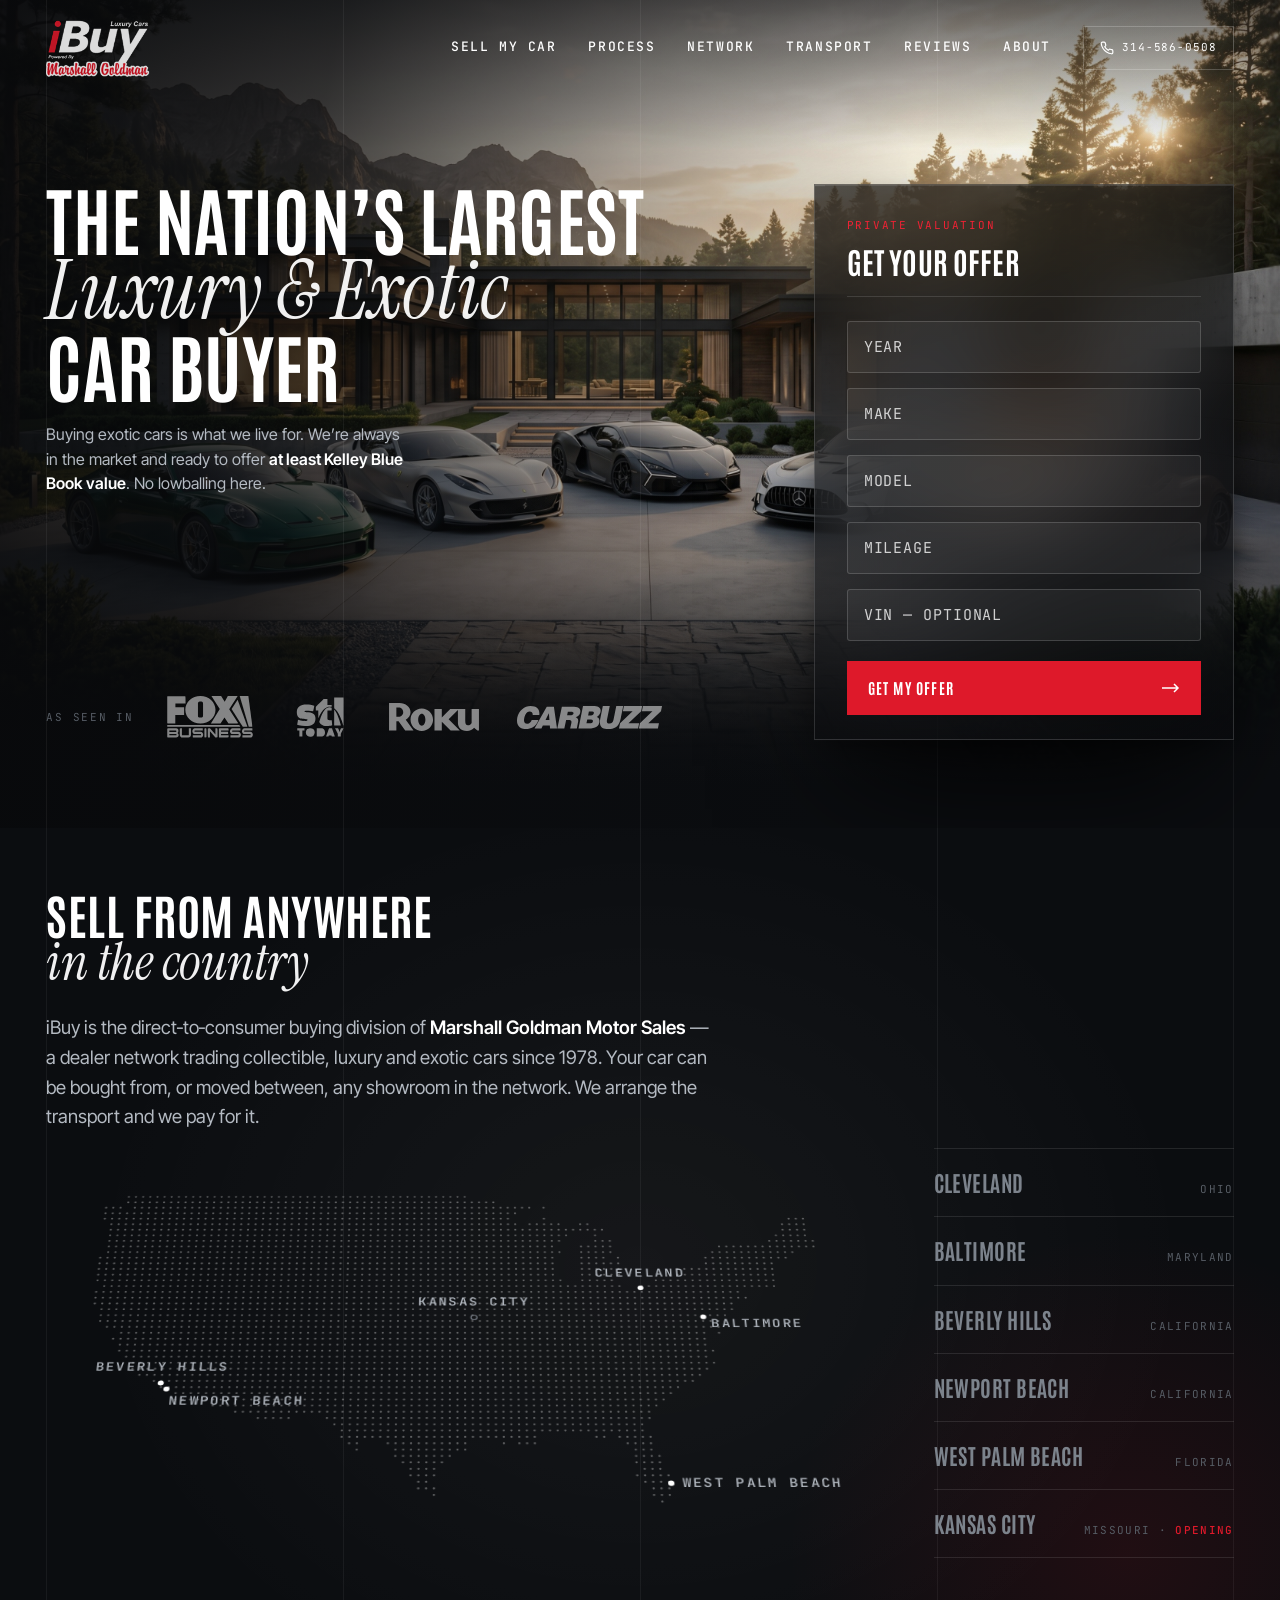
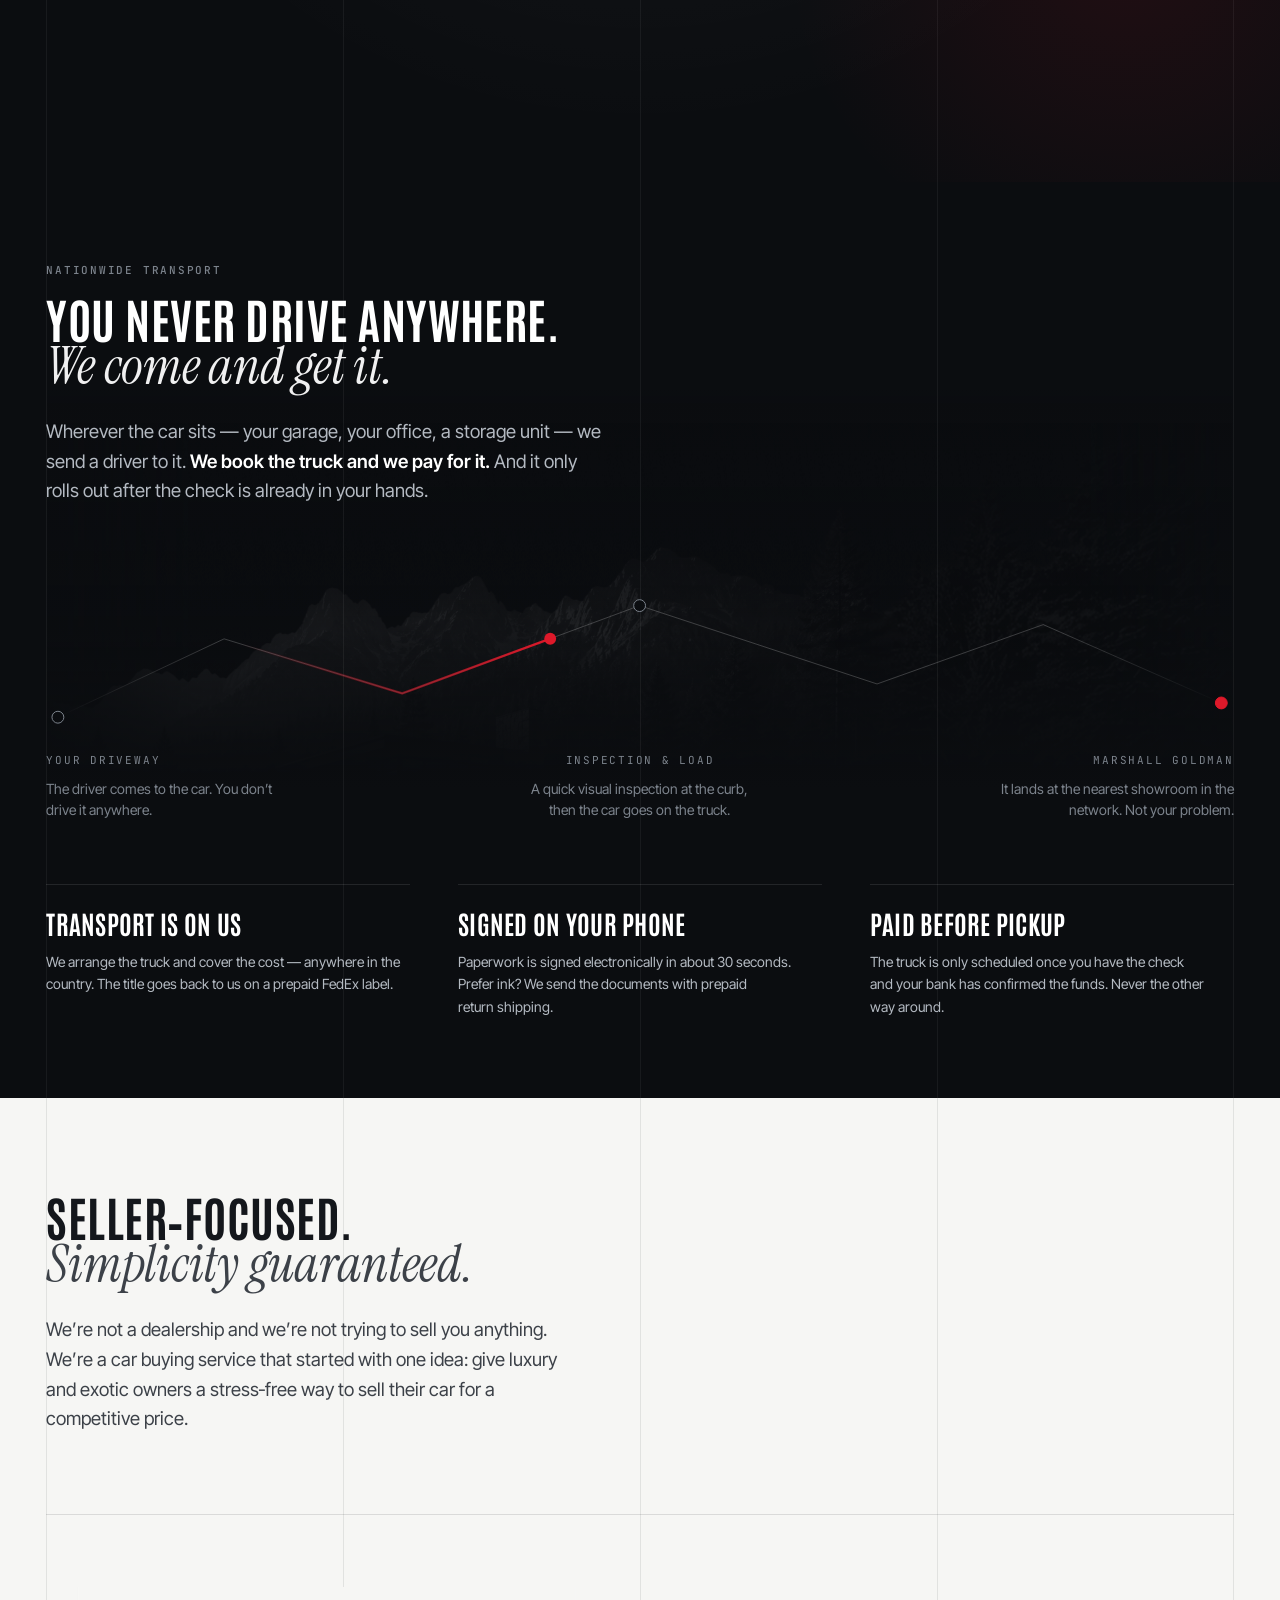
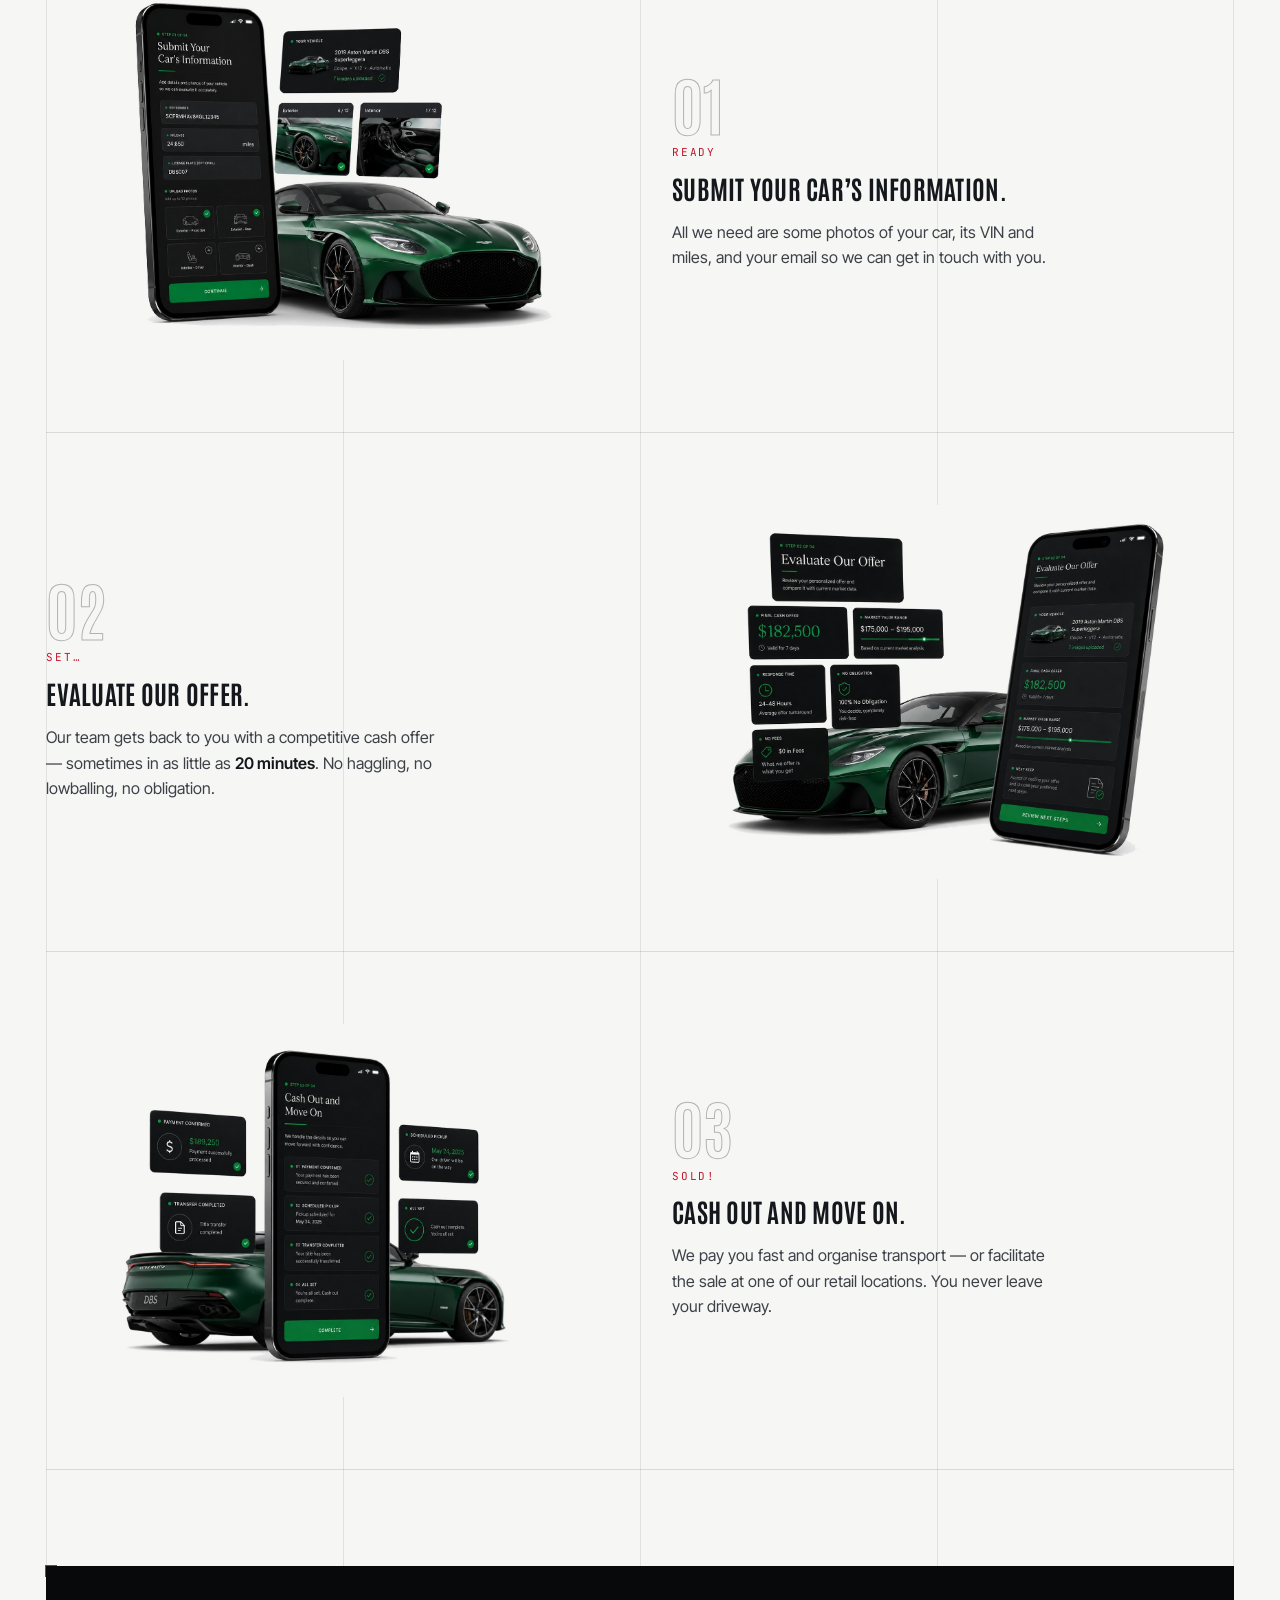
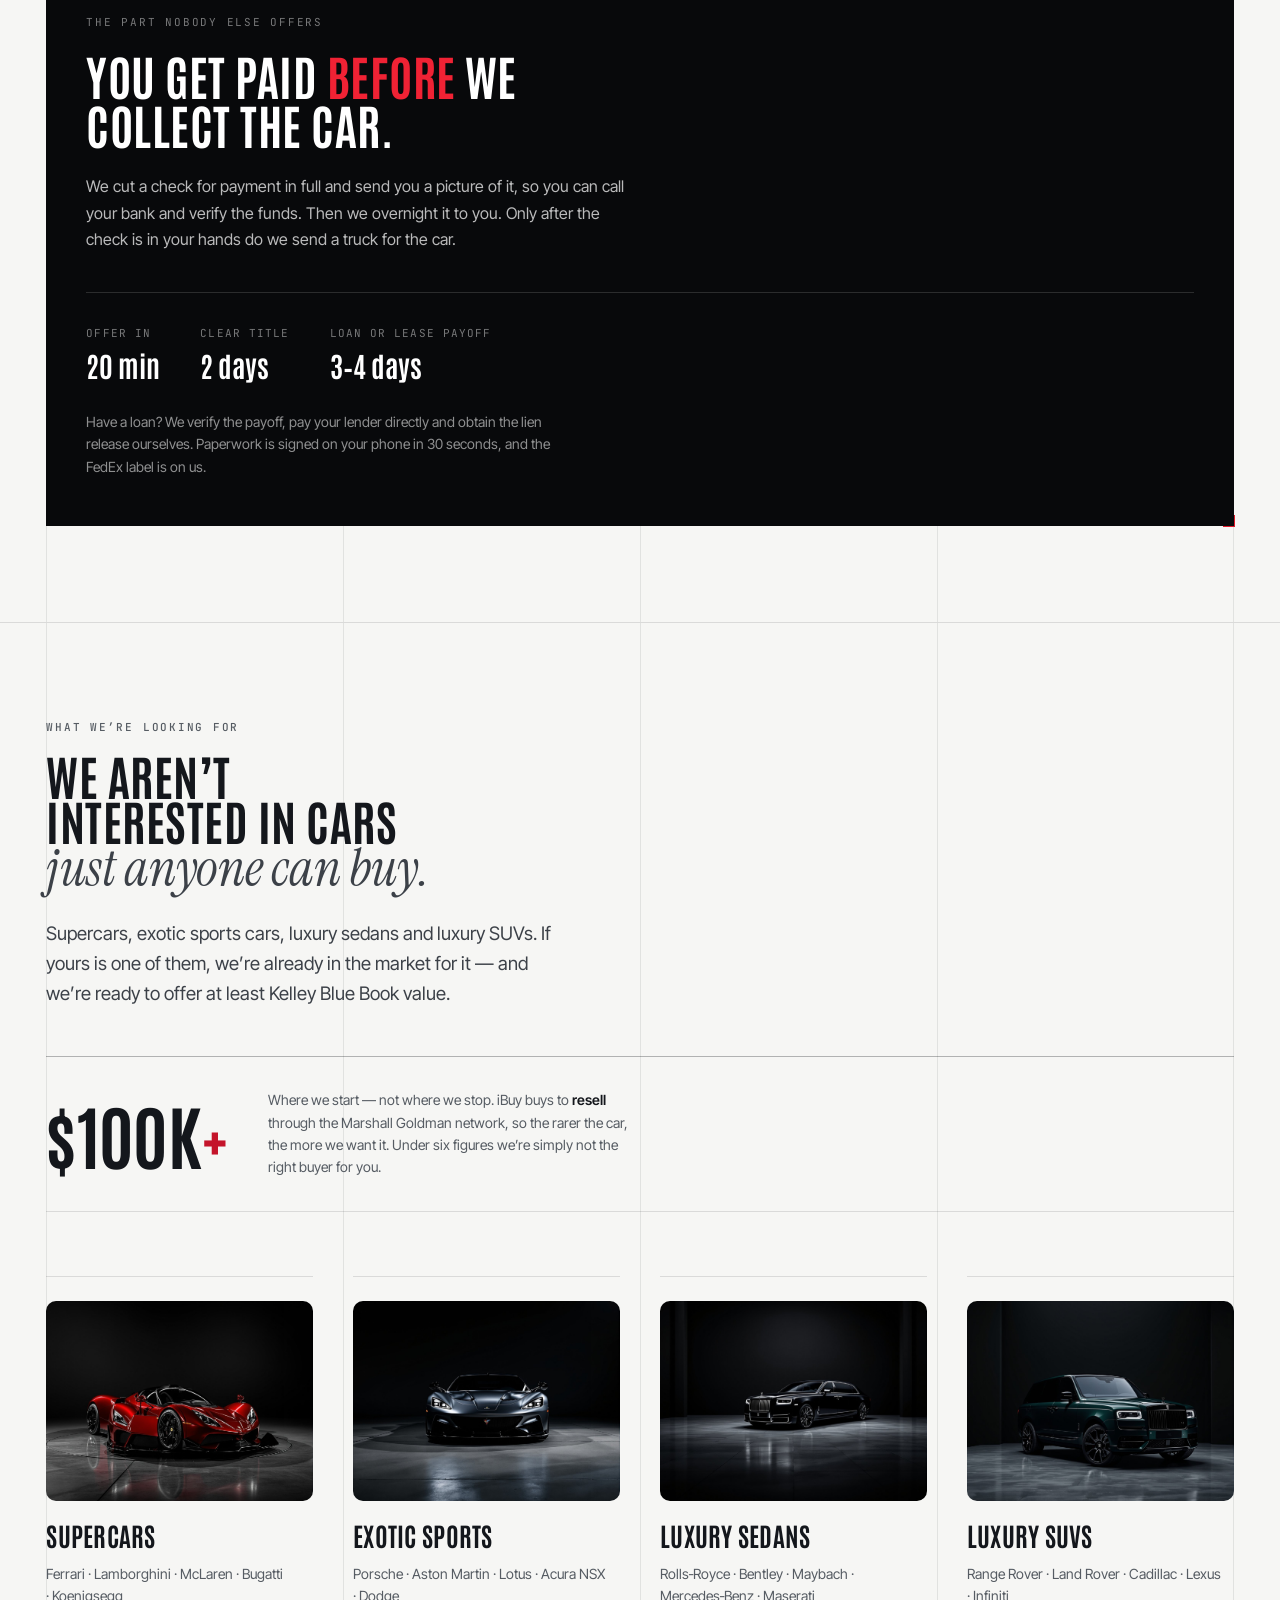
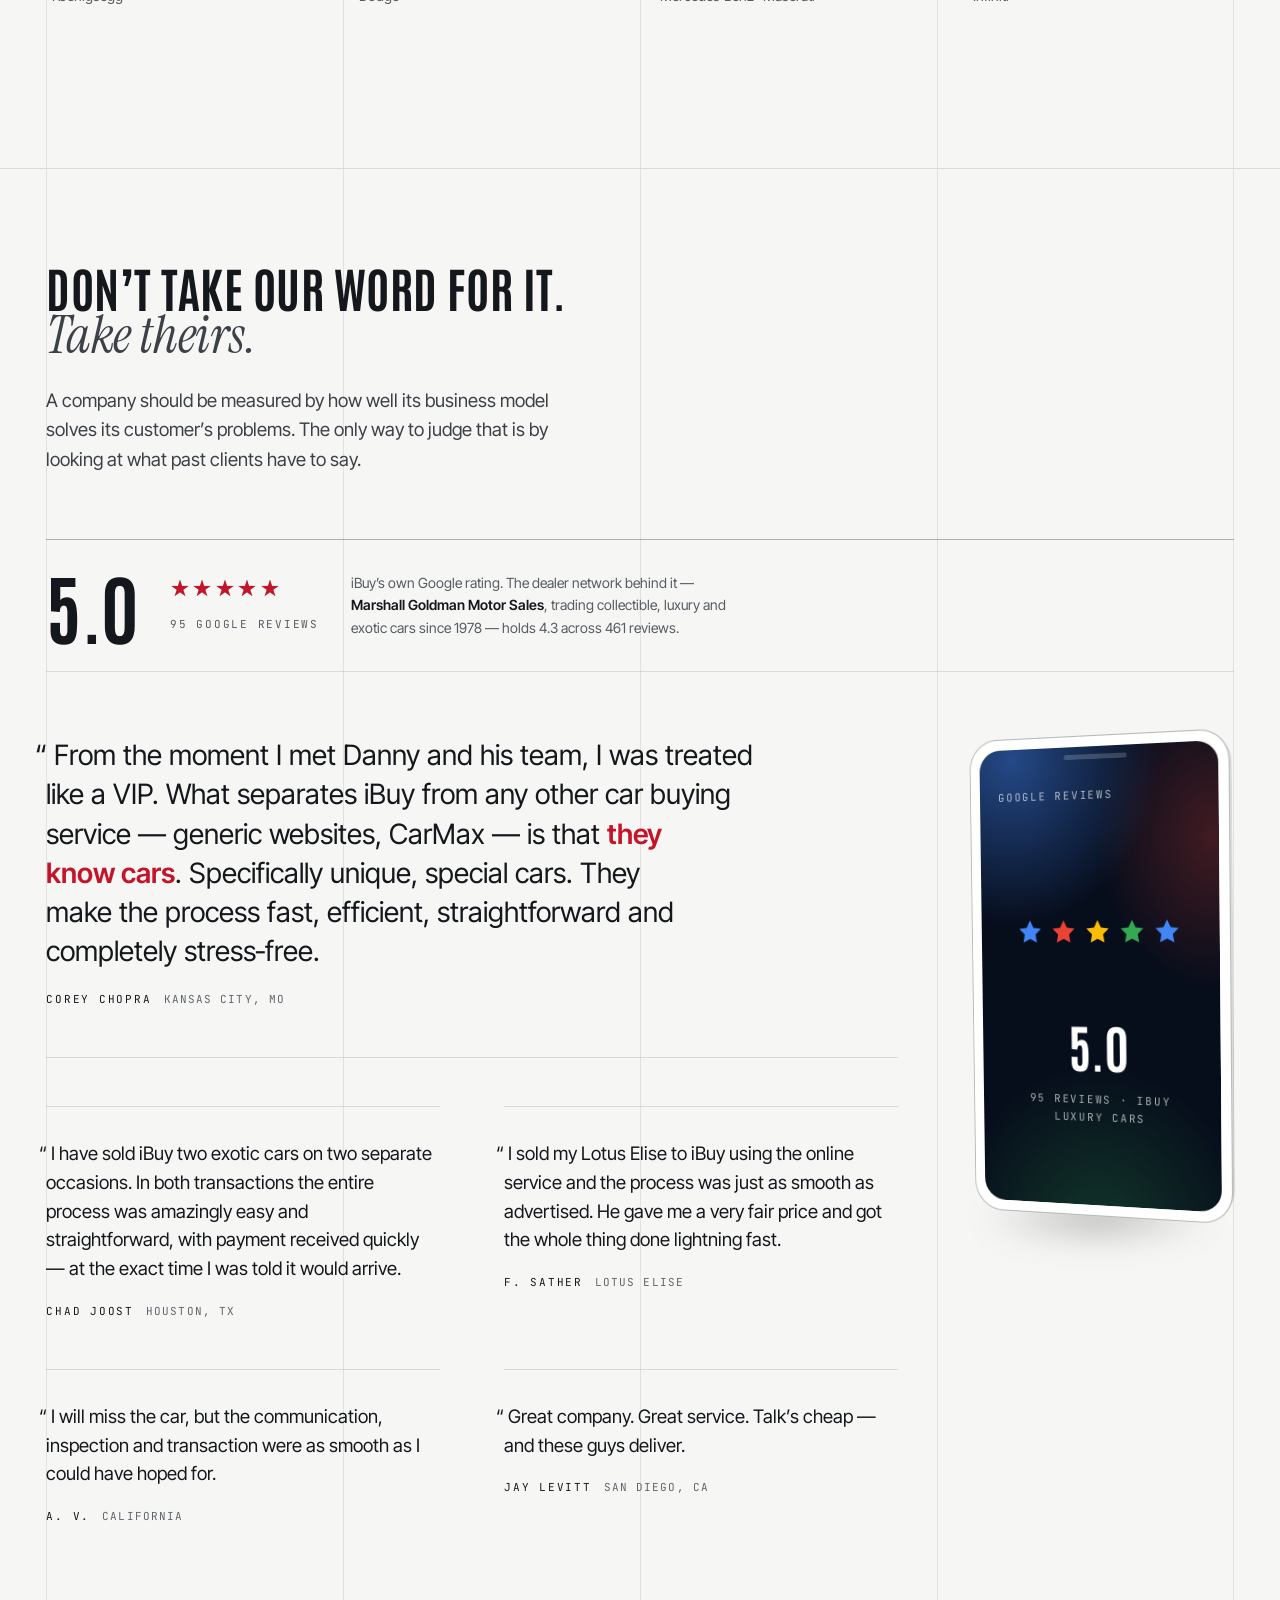
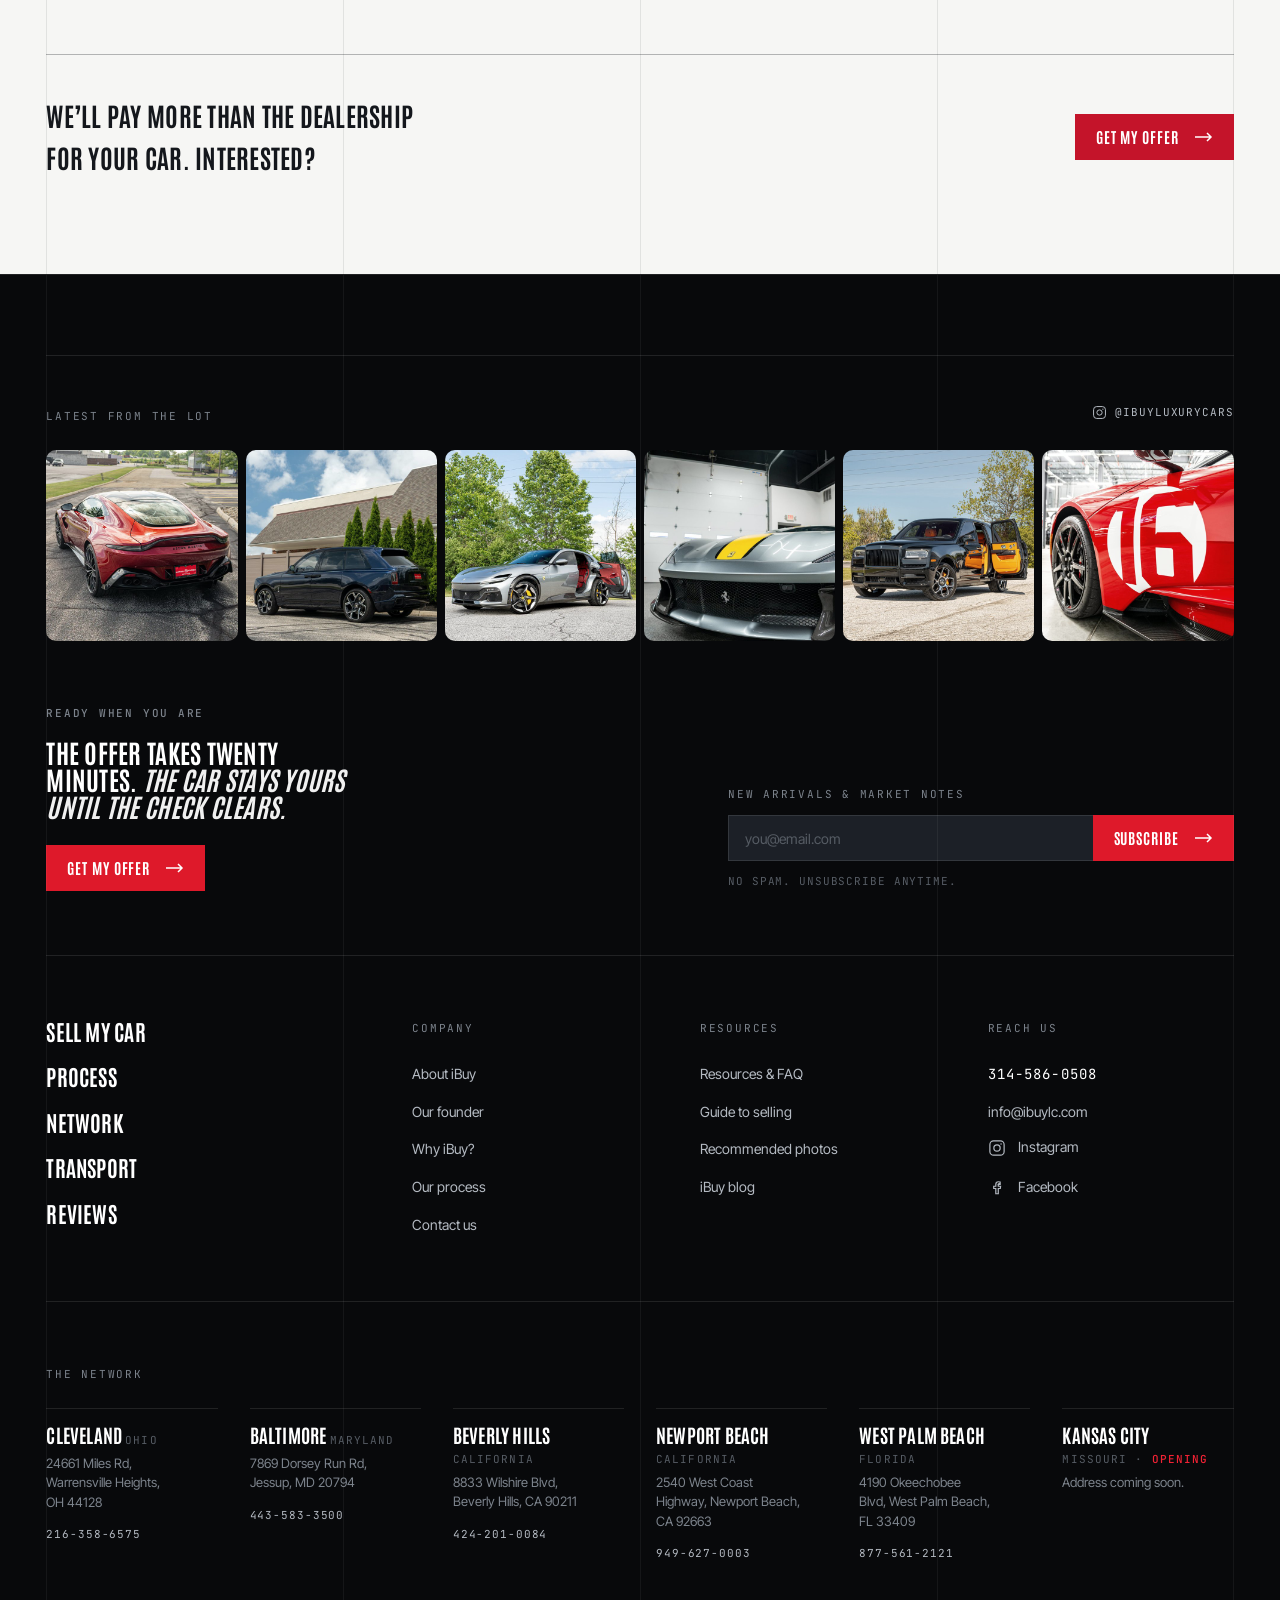
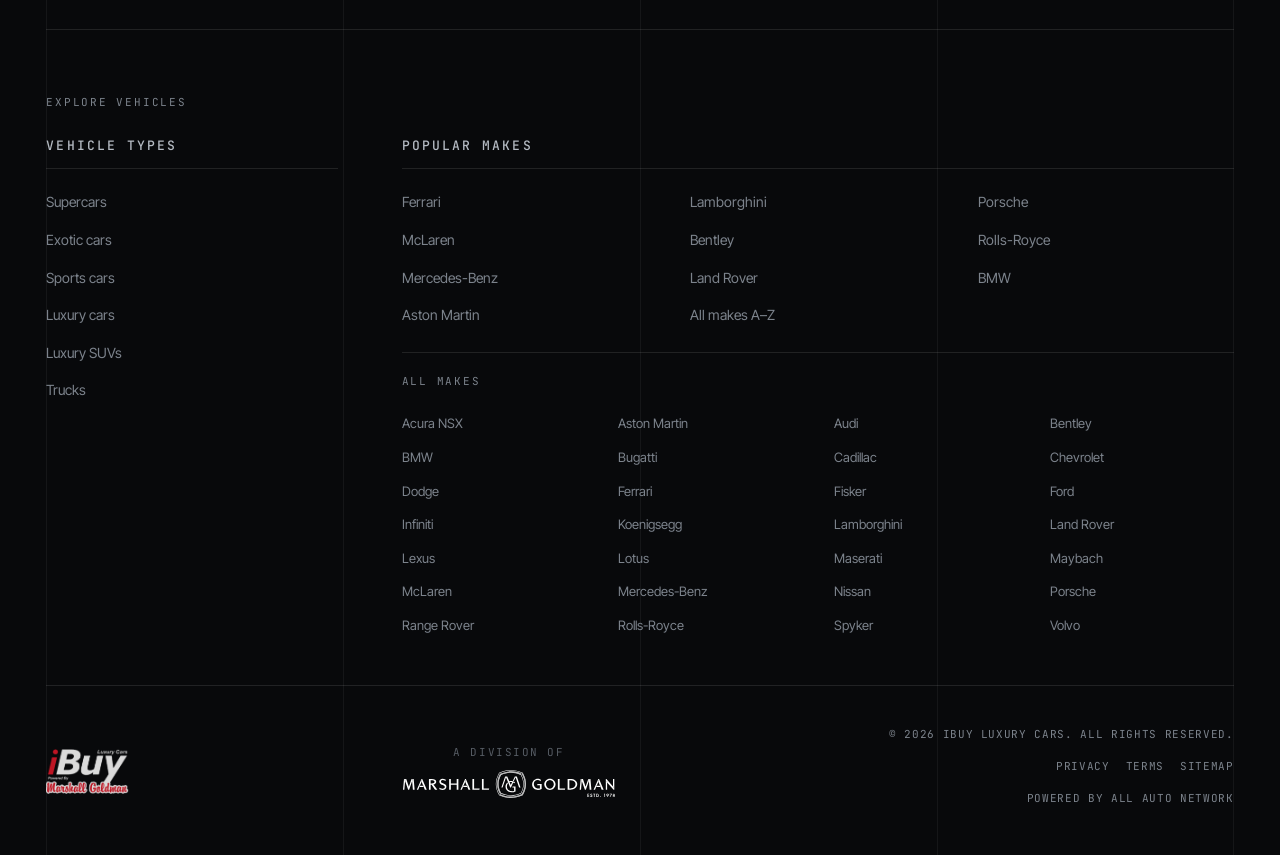
<file: 04-build/index_3.html>
<!doctype html>
<html lang="en">
<head>
  <meta charset="utf-8">
  <meta name="viewport" content="width=device-width, initial-scale=1">

  <title>Sell Your Luxury or Exotic Car | iBuy Luxury Cars</title>
  <meta name="description" content="Get a real cash offer on your luxury or exotic car within 24 hours. No lowball offers, no consignment, no hoops. iBuy Luxury Cars — a division of Marshall Goldman Motor Sales.">

  <link rel="preconnect" href="https://fonts.googleapis.com">
  <link rel="preconnect" href="https://fonts.gstatic.com" crossorigin>
  <link href="https://fonts.googleapis.com/css2?family=Antonio:wght@400;600;700&family=Inter+Tight:wght@400;500;600&family=Instrument+Serif:ital@0;1&family=JetBrains+Mono:wght@400;500&display=swap" rel="stylesheet">

  <link rel="stylesheet" href="css/tokens.css">
  <link rel="stylesheet" href="css/base.css">
  <link rel="stylesheet" href="css/sections/hero.css">
  <link rel="stylesheet" href="css/sections/network.css">
  <link rel="stylesheet" href="css/sections/transport.css">
  <link rel="stylesheet" href="css/sections/process.css">
  <link rel="stylesheet" href="css/sections/buy.css">
  <link rel="stylesheet" href="css/sections/reviews.css">
  <link rel="stylesheet" href="css/sections/footer.css">
  <link rel="stylesheet" href="css/sections/quote-glass.css">
  <link rel="stylesheet" href="css/footer3.css">
</head>

<body>
  <a class="skip-link" href="#quote-form">Skip to offer form</a>

  <!-- ======================================================================
       HEADER
       ====================================================================== -->
  <header class="header" id="header">
    <div class="container header__inner">

      <a class="header__logo" href="/" aria-label="iBuy Luxury Cars — home">
        <img src="assets/img/logo.png" alt="iBuy Luxury Cars, powered by Marshall Goldman" width="183" height="102">
      </a>

      <nav class="header__nav" aria-label="Main">
        <a class="header__link" href="#quote-form">Sell my car</a>
        <a class="header__link" href="#process">Process</a>
        <a class="header__link" href="#network">Network</a>
        <a class="header__link" href="#transport">Transport</a>
        <a class="header__link" href="#reviews">Reviews</a>
        <a class="header__link" href="about.html">About</a>
      </nav>

      <a class="header__phone" href="tel:+13145860508">
        <svg viewBox="0 0 24 24" fill="none" stroke="currentColor" stroke-width="2" stroke-linecap="round" stroke-linejoin="round" aria-hidden="true">
          <path d="M22 16.92v3a2 2 0 0 1-2.18 2 19.79 19.79 0 0 1-8.63-3.07 19.5 19.5 0 0 1-6-6 19.79 19.79 0 0 1-3.07-8.67A2 2 0 0 1 4.11 2h3a2 2 0 0 1 2 1.72c.13.96.36 1.9.7 2.81a2 2 0 0 1-.45 2.11L8.09 9.91a16 16 0 0 0 6 6l1.27-1.27a2 2 0 0 1 2.11-.45c.9.34 1.85.57 2.81.7A2 2 0 0 1 22 16.92z"/>
        </svg>
        <span>314-586-0508</span>
      </a>

      <button class="header__burger" type="button" aria-label="Open menu" aria-expanded="false">
        <svg width="18" height="12" viewBox="0 0 18 12" fill="none" stroke="currentColor" stroke-width="1.5" aria-hidden="true">
          <path d="M0 1h18M0 6h18M0 11h18"/>
        </svg>
      </button>

    </div>
  </header>

  <main id="main">

    <!-- ====================================================================
         SECTION 01 — HERO
         Слева обещание, справа форма. Внизу пресса + подсказка скролла.
         ==================================================================== -->
    <section class="hero" aria-labelledby="hero-title">

      <!-- Клиент просил кинематографичный видео-герой; съёмка будет, когда
           достроят объект. Разметка уже видео-готовая: пока источника нет,
           браузер показывает poster — тот же кадр. Придёт footage — добавляем
           <source>, и больше ничего не трогаем. -->
      <div class="hero__media">
        <video poster="assets/img/hero-lineup.jpg"
               autoplay muted loop playsinline preload="none"
               aria-label="A lineup of luxury and exotic cars parked at a modern estate at sunset.">
          <!-- <source src="assets/video/hero.webm" type="video/webm"> -->
          <!-- <source src="assets/video/hero.mp4"  type="video/mp4"> -->
        </video>
      </div>

      <div class="hero__scrim" aria-hidden="true"></div>

      <!-- Колоночная сетка — видимая конструкция кадра -->
      <div class="hero__grid" aria-hidden="true">
        <span></span><span></span><span></span><span></span>
      </div>

      <!-- ЗЕМЛЯ.
           Телеметрия лежит на бетоне перед машинами, в перспективе — как цифры
           на поле в elemets.jpg и подписи по рельефу в MAP.jpg. Не наклейка
           поверх кадра: буквы живут в его пространстве.
           Вырез машин для этого не нужен — земля и так перед ними. -->
      <!-- Пустая в покое. Оживает только под цифру: наведение на машину или
           оценка. Дежурный текст тут был дублем секции 02 (она делает то же,
           но по-настоящему — картой) и просто лежал поперёк машин. -->
      <div class="hero__ground" aria-hidden="true">
        <div class="ground__plane">
          <p class="ground__line" data-slot="ground-label"></p>
          <p class="ground__figure" data-slot="ground-figure"></p>
          <p class="ground__line ground__line--sub" data-slot="ground-sub"></p>
        </div>
      </div>

      <div class="container hero__inner">

        <!-- Левая колонка -->
        <div class="hero__copy">

          <h1 class="hero__title" id="hero-title" data-rise="side">
            The Nation&rsquo;s Largest
            <em>Luxury &amp; Exotic</em>
            Car Buyer
          </h1>

          <!-- Текст с оригинала (ibuylc.com), сжатый. Свой лид я выбросил:
               у клиента формулировки точнее и это его голос, а не мой. -->
          <p class="hero__lead" data-rise>
            Buying exotic cars is what we live for. We&rsquo;re always in the market
            and ready to offer <strong>at least Kelley Blue Book value</strong>.
            No lowballing here.
          </p>

          <!-- TRUST BAR живёт в левой колонке и прижат к её низу (margin-top:
               auto). Колонка тянется до высоты формы, поэтому нижняя линия
               логотипов совпадает с нижним краем формы сама — без подгонки
               отступами, которая ломалась бы при смене высоты формы.

               Векторы Alex'а, прогнанные через svgo: было ~1 МБ, стало 20 КБ
               (Fox весил 712 КБ; Roku — 268 КБ, внутри семь base64-растров и
               ни одного viewBox). У Post-Dispatch снята красная подложка: иначе
               при перекраске в белый он превращался в сплошной прямоугольник.

               Цвет задаётся из CSS (filter), а не в файлах: логотипы обязаны
               быть монохромными, иначе фиолетовый Roku, красный CarBuzz и
               зелёный Trustpilot устроят радугу и подерутся с нашим
               единственным акцентом. -->
          <div class="trust" data-rise>
            <p class="trust__label">As seen in</p>
            <ul class="trust__list">
              <li><img class="trust__logo trust__logo--fox"  src="assets/img/logos/fox-business.svg"  alt="Fox Business"></li>
              <li><img class="trust__logo trust__logo--stl"  src="assets/img/logos/post-dispatch.svg" alt="St. Louis Post-Dispatch"></li>
              <li><img class="trust__logo trust__logo--roku" src="assets/img/logos/roku.svg"          alt="Roku"></li>
              <li><img class="trust__logo trust__logo--buzz" src="assets/img/logos/carbuzz.svg"       alt="CarBuzz"></li>

              <!-- TRUSTPILOT ОТКЛЮЧЁН. Проверено 13.07.2026 на самом Trustpilot:
                   у ibuylc.com профиль заявлен с июня 2021, но отзывов — НОЛЬ.
                   Страница так и называется: «Be the first to review ibuylc.com».
                   Логотип здесь обещал бы соцдоказательство, которого нет, а тот,
                   кто кликнет, упрётся в пустой профиль. Хуже, чем не иметь его.

                   Клиент в брифе просит GOOGLE Reviews — вот там отзывы реальные.
                   Появятся отзывы на Trustpilot — раскомментировать.

              <li><img class="trust__logo trust__logo--trust" src="assets/img/logos/trustpilot.svg" alt="Trustpilot"></li>
              -->
            </ul>
          </div>

        </div>

        <!-- Правая колонка: форма. Смысл всей секции.
             На текущем сайте она есть только на главной — на 30 SEO-лендингах
             формы нет вообще. -->
        <div class="quote" data-rise>

          <div class="quote__head">
            <p class="quote__eyebrow">Private valuation</p>
            <h2 class="quote__title">Get your offer</h2>
          </div>

          <form class="quote__form" id="quote-form" novalidate>

            <div class="quote__grid">

              <div class="field">
                <label class="field__label" for="q-year">Year</label>
                <input class="field__input" id="q-year" name="year" type="text"
                       inputmode="numeric" autocomplete="off" placeholder="Year" required>
                <span class="field__error" data-error-for="q-year" aria-live="polite"></span>
              </div>

              <div class="field">
                <label class="field__label" for="q-make">Make</label>
                <input class="field__input" id="q-make" name="make" type="text"
                       autocomplete="off" placeholder="Make" required>
                <span class="field__error" data-error-for="q-make" aria-live="polite"></span>
              </div>

              <div class="field">
                <label class="field__label" for="q-model">Model</label>
                <input class="field__input" id="q-model" name="model" type="text"
                       autocomplete="off" placeholder="Model" required>
                <span class="field__error" data-error-for="q-model" aria-live="polite"></span>
              </div>

              <div class="field">
                <label class="field__label" for="q-mileage">Mileage</label>
                <input class="field__input" id="q-mileage" name="mileage" type="text"
                       inputmode="numeric" autocomplete="off" placeholder="Mileage" required>
                <span class="field__error" data-error-for="q-mileage" aria-live="polite"></span>
              </div>

              <div class="field field--full">
                <label class="field__label" for="q-vin">
                  VIN <span class="field__optional">— optional</span>
                </label>
                <input class="field__input" id="q-vin" name="vin" type="text"
                       autocomplete="off" placeholder="VIN — optional">
                <span class="field__error" data-error-for="q-vin" aria-live="polite"></span>
              </div>

            </div>

            <button class="btn btn--primary btn--block" type="submit">
              Get my offer
              <svg width="18" height="10" viewBox="0 0 18 10" fill="none" stroke="currentColor" stroke-width="1.5" aria-hidden="true">
                <path d="M0 5h16M12 1l4 4-4 4"/>
              </svg>
            </button>

          </form>

        </div>

      </div>

      <!-- ====================================================================
           ВРЕМЕННО ОТКЛЮЧЕНО: приборный блок + лента выкупленных машин.
           На их месте сейчас trust bar (ниже).

           Живая оценка на бетоне при этом ПРОДОЛЖАЕТ работать: в main.js узлы
           readout и lineup стали необязательными. Раскомментируешь — оживёт
           обратно, править JS не нужно.

           ВНИМАНИЕ: внутри блока не должно быть вложенных комментариев и даже
           упоминания закрывающей последовательности. HTML-комментарии не
           вкладываются: первая же такая последовательность закроет внешний
           комментарий, часть разметки оживёт, а её остаток вылезет на страницу
           текстом. Ровно на это здесь уже наступили дважды.

      <div class="instrument">

        <div class="readout" id="readout" aria-live="polite">

          <div class="readout__pane is-active" data-pane="default">
            <ul class="readout__stats">
              <li><b>24 h</b><span>Cash offer</span></li>
              <li><b>KBB+</b><span>Minimum value</span></li>
              <li><b>50</b><span>States covered</span></li>
            </ul>
          </div>

          <div class="readout__pane" data-pane="car">
            <p class="readout__name" data-slot="name"></p>
            <dl class="readout__grid">
              <div><dt>Paid</dt><dd data-slot="paid"></dd></div>
              <div><dt>Acquired</dt><dd data-slot="where"></dd></div>
              <div><dt>Offer in</dt><dd data-slot="time"></dd></div>
            </dl>
          </div>

          <div class="readout__pane" data-pane="estimate">
            <p class="readout__name">
              Estimated offer
              <b class="readout__status" data-slot="status">Computing</b>
            </p>
            <p class="readout__figure" data-slot="range">&mdash;</p>
            <p class="readout__compare" data-slot="compare"></p>
          </div>

        </div>

        <div class="lineup">
          <span class="lineup__label">Recently acquired</span>

          <ul class="lineup__list" id="lineup">
            <li>
              <button class="lineup__item" type="button"
                      data-name="Ferrari 812 Superfast &mdash; 2021 &middot; 4,200 mi"
                      data-paid="$289,000" data-where="Beverly Hills" data-time="19 hours">
                812 Superfast
              </button>
            </li>
            <li>
              <button class="lineup__item" type="button"
                      data-name="Lamborghini Revuelto &mdash; 2024 &middot; 1,100 mi"
                      data-paid="$561,000" data-where="Newport Beach" data-time="11 hours">
                Revuelto
              </button>
            </li>
            <li>
              <button class="lineup__item" type="button"
                      data-name="Mercedes-AMG GT Black Series &mdash; 2022 &middot; 6,800 mi"
                      data-paid="$342,000" data-where="Cleveland" data-time="22 hours">
                AMG GT Black
              </button>
            </li>
            <li>
              <button class="lineup__item" type="button"
                      data-name="Porsche 911 GT3 Touring &mdash; 2023 &middot; 3,400 mi"
                      data-paid="$237,000" data-where="Kansas City" data-time="14 hours">
                911 GT3
              </button>
            </li>
            <li>
              <button class="lineup__item" type="button"
                      data-name="McLaren 720S Spider &mdash; 2021 &middot; 8,900 mi"
                      data-paid="$258,000" data-where="Maryland" data-time="16 hours">
                720S Spider
              </button>
            </li>
          </ul>
        </div>

      </div>

           ==================================================================== -->

    </section>


    <!-- ====================================================================
         SECTION 02 — NETWORK
         Требования клиента №3 и №4: сеть Marshall Goldman и перегон машин
         между локациями + доставка по стране.

         Адреса и телефоны — НАСТОЯЩИЕ, сняты с marshallgoldman.com.
         Kansas City клиент назвал в брифе, но на сайте Marshall Goldman его
         нет — вероятно, это и есть тот «новый объект, который достраивается».
         Адрес ему не выдуман: помечен как открывающийся.
         ==================================================================== -->
    <!-- ТЁМНАЯ. Карта работает кадром — светящиеся точки, дуги перегона, пинг
         источника — и на светлом теряет всю драму. Светлое начинается со
         следующей секции (см. .theme-light в tokens.css). -->
    <section class="network" id="network" aria-labelledby="network-title">

      <!-- Колоночная сетка. Та же, что в герое: конструкция листа идёт насквозь. -->
      <div class="gridlines" aria-hidden="true">
        <span></span><span></span><span></span><span></span>
      </div>
      <div class="container">

        <header class="network__head">
          <h2 class="network__title" id="network-title" data-rise="side">
            Sell from anywhere
            <em>in the country</em>
          </h2>

          <p class="network__lead" data-rise>
            iBuy is the direct&#8209;to&#8209;consumer buying division of
            <strong>Marshall Goldman Motor Sales</strong> &mdash; a dealer network
            trading collectible, luxury and exotic cars since 1978. Your car can be
            bought from, or moved between, any showroom in the network. We arrange
            the transport and we pay for it.
          </p>
        </header>

        <div class="network__body">

          <!-- Карта. Наклонена в перспективе: плоская читается как схема,
               наклонённая — как местность. Приём тот же, что у «земли» в герое.

               ДВА СЛОЯ, и это принципиально:
               · .map__stage — наклонён. В нём точки страны (canvas) и маркеры
                 с подписями (SVG). Подписи ложатся НА местность, кольца пинга
                 становятся эллипсами — так и должно быть на плоскости в перспективе.
               · .map__air — НЕ наклонён, лежит поверх. В нём дуги перегона.
                 Если бы они жили в наклонённой плоскости, то легли бы на землю
                 крашеными полосами. В отдельном слое они выгибаются НАД страной —
                 и только тогда читаются как маршруты.

               Концы дуг берутся из реальных экранных координат маркеров после
               3D-трансформа (см. network.js), а не считаются заново. -->
          <figure class="map">

            <div class="map__stage">
              <canvas class="map__dots" aria-hidden="true"></canvas>

              <svg class="map__svg" viewBox="0 0 1000 528" role="img"
                   aria-label="Map of the United States showing Marshall Goldman showrooms in Cleveland, Baltimore, Beverly Hills, Newport Beach, West Palm Beach, and a new Kansas City location.">
                <g class="map__markers">
                <g class="marker" data-city="cleveland" transform="translate(748.1 172.9)">
                  <circle class="marker__ping" r="4"></circle>
                  <circle class="marker__ping" r="4"></circle>
                  <circle class="marker__ping" r="4"></circle>
                  <circle class="marker__halo" r="14"></circle>
                  <circle class="marker__dot" r="4"></circle>
                  <text class="marker__label" x="0" y="-20">Cleveland</text>
                </g>
                <g class="marker" data-city="baltimore" transform="translate(830.2 222.7)">
                  <circle class="marker__ping" r="4"></circle>
                  <circle class="marker__ping" r="4"></circle>
                  <circle class="marker__ping" r="4"></circle>
                  <circle class="marker__halo" r="14"></circle>
                  <circle class="marker__dot" r="4"></circle>
                  <text class="marker__label" x="10" y="18">Baltimore</text>
                </g>
                <g class="marker" data-city="beverlyHills" transform="translate(109.2 333.3)">
                  <circle class="marker__ping" r="4"></circle>
                  <circle class="marker__ping" r="4"></circle>
                  <circle class="marker__ping" r="4"></circle>
                  <circle class="marker__halo" r="14"></circle>
                  <circle class="marker__dot" r="4"></circle>
                  <text class="marker__label" x="0" y="-20">Beverly Hills</text>
                </g>
                <g class="marker" data-city="newportBeach" transform="translate(117.4 343)">
                  <circle class="marker__ping" r="4"></circle>
                  <circle class="marker__ping" r="4"></circle>
                  <circle class="marker__ping" r="4"></circle>
                  <circle class="marker__halo" r="14"></circle>
                  <circle class="marker__dot" r="4"></circle>
                  <text class="marker__label" x="4" y="26">Newport Beach</text>
                </g>
                <g class="marker" data-city="westPalmBeach" transform="translate(772.5 492)">
                  <circle class="marker__ping" r="4"></circle>
                  <circle class="marker__ping" r="4"></circle>
                  <circle class="marker__ping" r="4"></circle>
                  <circle class="marker__halo" r="14"></circle>
                  <circle class="marker__dot" r="4"></circle>
                  <text class="marker__label" x="14" y="6">West Palm Beach</text>
                </g>
                <g class="marker marker--soon" data-city="kansasCity" transform="translate(521.9 223.8)">
                  <circle class="marker__ping" r="4"></circle>
                  <circle class="marker__ping" r="4"></circle>
                  <circle class="marker__ping" r="4"></circle>
                  <circle class="marker__halo" r="14"></circle>
                  <circle class="marker__dot" r="4"></circle>
                  <text class="marker__label" x="0" y="-20">Kansas City</text>
                </g>
              </g>
              </svg>
            </div>

            <!-- Дуги перегона. Отдельный, НЕ наклонённый слой поверх плоскости —
                 иначе маршрут ляжет на землю. viewBox выставляется из JS
                 по реальному размеру карты в пикселях. -->
            <svg class="map__air" aria-hidden="true">
              <g class="map__arcs"></g>
            </svg>

          </figure>

          <!-- Список локаций -->
          <div class="network__side">
            <ul class="locs">

              <li>
                <button class="loc" type="button" data-city="cleveland"
                        data-name="Marshall Goldman Cleveland"
                        data-address="24661 Miles Rd, Warrensville Heights, OH 44128"
                        data-phone="216-358-6575">
                  <span class="loc__city">Cleveland</span>
                  <span class="loc__state">Ohio</span>
                </button>
              </li>

              <li>
                <button class="loc" type="button" data-city="baltimore"
                        data-name="Marshall Goldman Baltimore"
                        data-address="7869 Dorsey Run Rd, Jessup, MD 20794"
                        data-phone="443-583-3500">
                  <span class="loc__city">Baltimore</span>
                  <span class="loc__state">Maryland</span>
                </button>
              </li>

              <li>
                <button class="loc" type="button" data-city="beverlyHills"
                        data-name="Marshall Goldman Beverly Hills"
                        data-address="8833 Wilshire Blvd, Beverly Hills, CA 90211"
                        data-phone="424-201-0084">
                  <span class="loc__city">Beverly Hills</span>
                  <span class="loc__state">California</span>
                </button>
              </li>

              <li>
                <button class="loc" type="button" data-city="newportBeach"
                        data-name="Marshall Goldman Newport Beach"
                        data-address="2540 West Coast Highway, Newport Beach, CA 92663"
                        data-phone="949-627-0003">
                  <span class="loc__city">Newport Beach</span>
                  <span class="loc__state">California</span>
                </button>
              </li>

              <li>
                <button class="loc" type="button" data-city="westPalmBeach"
                        data-name="Marshall Goldman West Palm Beach"
                        data-address="4190 Okeechobee Blvd, West Palm Beach, FL 33409"
                        data-phone="877-561-2121">
                  <span class="loc__city">West Palm Beach</span>
                  <span class="loc__state">Florida</span>
                </button>
              </li>

              <li>
                <button class="loc loc--soon" type="button" data-city="kansasCity"
                        data-name="Marshall Goldman Kansas City"
                        data-address="Opening soon — address to be confirmed">
                  <span class="loc__city">Kansas City</span>
                  <span class="loc__state">Missouri &middot; <b>Opening</b></span>
                </button>
              </li>

            </ul>

            <!-- Панель раскрывается при наведении на локацию -->
            <div class="locpanel" aria-live="polite">
              <p class="locpanel__name" data-slot="loc-name"></p>
              <p class="locpanel__address" data-slot="loc-address"></p>
              <a class="locpanel__phone" data-slot="loc-phone" href="#"></a>
            </div>

          </div>

        </div>

      </div>
    </section>


    <!-- ====================================================================
         SECTION 03 — TRANSPORT   (тёмная)
         Требование клиента №4: национальный конcierge и перевозка.

         Стоит сразу после карты намеренно: карта обещает «продавайте откуда
         угодно», и первый вопрос человека — «а как машина доедет из моего
         двора в Кливленд?». Здесь ответ, а не общие слова про concierge.

         ВСЕ ФАКТЫ — с ibuylc.com/our-process/, дословно по смыслу:
         «We send a driver to grab the car», грузовик заказывают и оплачивают
         они, водитель осматривает машину на месте, титул уезжает по
         предоплаченной FedEx-наклейке, бумаги подписываются с телефона
         (PandaDoc). Условия доставки — не то место, где можно выдумывать.
         ==================================================================== -->
    <section class="transport" id="transport" aria-labelledby="transport-title">

      <div class="gridlines" aria-hidden="true">
        <span></span><span></span><span></span><span></span>
      </div>

      <div class="container">

        <header class="transport__head">
          <p class="eyebrow">Nationwide transport</p>
          <h2 class="transport__title" id="transport-title" data-rise="side">
            You never drive anywhere.
            <em>We come and get it.</em>
          </h2>
          <p class="transport__lead" data-rise>
            Wherever the car sits &mdash; your garage, your office, a storage unit &mdash;
            we send a driver to it. <strong>We book the truck and we pay for it.</strong>
            And it only rolls out after the check is already in your hands.
          </p>
        </header>

        <!-- МАРШРУТ — ДУГА, а не прямая. Прямая читалась как полоса загрузки;
             дуга рифмуется с перегонами на карте выше (они там тоже выгнуты) и
             сразу говорит «это перелёт через страну», а не «шаг 1-2-3».

             Всё внутри SVG: и кривая, и точки, и каретка. Иначе не сходится —
             точка на прямой держится процентами, а на кривой её положение надо
             брать с самого пути. Каретку ведёт animateMotion по <mpath>: она
             идёт ровно по нарисованной линии при любой ширине экрана.

             Хвост — три «призрака», отстающих на 0.12/0.24/0.36с. На перегоне
             они растягиваются за кареткой в след, а на остановке догоняют её и
             сливаются — хвост пропадает сам, без отдельной анимации. -->
        <div class="rail" data-rise>

          <!-- Пейзаж ПОД маршрутом: каретка едет по горам, а не по пустоте.
               Кадр тот же, что в герое, только ночью — страница возвращается
               туда, откуда началась.

               Края растворены маской, поверх лежит скрим: подписи остановок
               идут прямо по кадру, и без него они бы тонули в кустах. -->
          <div class="rail__bg" aria-hidden="true">
            <img src="assets/img/transportation.png"
                 alt="" width="1920" height="805" loading="lazy">
          </div>

          <svg class="rail__svg" viewBox="0 0 1000 140" fill="none" aria-hidden="true">
            <defs>
              <!-- Линия растворяется к краям: маршрут приходит извне кадра и
                   уходит дальше — ровно то, что значит «по всей стране». -->
              <linearGradient id="rail-fade" x1="0" y1="0" x2="1" y2="0">
                <stop offset="0"    stop-color="currentColor" stop-opacity="0"/>
                <stop offset="0.14" stop-color="currentColor" stop-opacity="1"/>
                <stop offset="0.86" stop-color="currentColor" stop-opacity="1"/>
                <stop offset="1"    stop-color="currentColor" stop-opacity="0"/>
              </linearGradient>

              <!-- ЗАТУХАНИЕ СЛЕДА. Градиента ВДОЛЬ пути в SVG не существует —
                   линейный идёт по осям, а не по кривой. Поэтому хвост гасим не
                   обводкой, а МАСКОЙ: горизонтальный градиент, который едет
                   вместе с кареткой (x2 — её координата, x1 — на 260 позади).

                   Координаты головы посчитаны по времени, а не взяты линейно:
                   на ломаной длина пути и координата x расходятся (сегменты
                   разного наклона), и «на глаз» градиент отставал бы от каретки
                   на перегибах. -->
              <linearGradient id="trace-fade" gradientUnits="userSpaceOnUse"
                              x1="-250" y1="0" x2="10" y2="0">
                <stop offset="0" stop-color="#fff" stop-opacity="0"/>
                <stop offset="1" stop-color="#fff" stop-opacity="1"/>
                <animate attributeName="x2" dur="8s" repeatCount="indefinite" calcMode="linear"
                         keyTimes="0;0.125;0.1594;0.1938;0.2281;0.2625;0.2969;0.3313;0.3656;0.4;0.525;0.5594;0.5938;0.6281;0.6625;0.6969;0.7313;0.7656;0.8;1"
                         values="10; 10; 69; 129; 190; 253; 315; 376; 438; 499; 499; 561; 624; 686; 748; 809; 870; 930; 990; 990"/>
                <animate attributeName="x1" dur="8s" repeatCount="indefinite" calcMode="linear"
                         keyTimes="0;0.125;0.1594;0.1938;0.2281;0.2625;0.2969;0.3313;0.3656;0.4;0.525;0.5594;0.5938;0.6281;0.6625;0.6969;0.7313;0.7656;0.8;1"
                         values="-250; -250; -191; -131; -70; -7; 55; 116; 178; 239; 239; 301; 364; 426; 488; 549; 610; 670; 730; 730"/>
              </linearGradient>

              <mask id="trace-mask" maskUnits="userSpaceOnUse" x="0" y="0" width="1000" height="140">
                <rect x="0" y="0" width="1000" height="140" fill="url(#trace-fade)"/>
              </mask>
            </defs>

            <!-- ЛОМАНАЯ, а не гладкая дуга: маршрут прыгает по высотам, как
                 профиль перегона. Вершины между остановками — это не украшение,
                 а те самые «где-то там» между вашим двором и шоурумом.

                 Геометрия посчитана, а не подобрана: средняя остановка попадает
                 ровно на половину длины пути (0.5008), поэтому keyPoints каретки
                 остаются 0 / 0.5 / 1 и она встаёт точно в точку. -->
            <path id="rail-path" class="rail__curve"
                  d="M10 124 L150 58 L300 104 L500 30 L700 96 L840 46 L990 112"
                  stroke="url(#rail-fade)"/>

            <!-- Остановки сидят на вершинах ломаной: своя высота у каждой. -->
            <circle class="rail__ping"     cx="10"  cy="124" r="5" style="--i: 0"/>
            <circle class="rail__ping"     cx="500" cy="30"  r="5" style="--i: 1"/>
            <circle class="rail__ping"     cx="990" cy="112" r="5" style="--i: 2"/>

            <circle class="rail__stop" cx="10"  cy="124" r="5"/>
            <circle class="rail__stop" cx="500" cy="30"  r="5"/>
            <circle class="rail__stop rail__stop--end" cx="990" cy="112" r="5"/>

            <!-- СЛЕД. Два механизма, каждый делает своё:

                 1. dasharray/dashoffset — обрезают линию ВПЕРЕДИ каретки:
                    нарисован только пройденный участок. Доли те же, что у
                    каретки (0 → ½ → 1), поэтому голова линии всегда под ней.

                 2. Маска-градиент — гасит линию ПОЗАДИ: хвост длиной 260 плавно
                    уходит в ноль. Именно это даёт мягкий след вместо обрубка. -->
            <path class="rail__trace"
                  d="M10 124 L150 58 L300 104 L500 30 L700 96 L840 46 L990 112"
                  stroke-dasharray="1049"
                  mask="url(#trace-mask)">
              <animate attributeName="stroke-dashoffset" dur="8s" repeatCount="indefinite"
                       calcMode="linear" keyTimes="0;0.125;0.4;0.525;0.8;1"
                       values="1049; 1049; 524; 524; 0; 0"/>
            </path>

            <!-- Каретка. Держится 1с на каждой остановке: keyPoints повторяют
                 одно и то же значение, пока идёт стоянка. -->
            <circle class="rail__car" r="5" cx="0" cy="0">
              <animateMotion dur="8s" repeatCount="indefinite" calcMode="linear"
                             keyPoints="0;0;0.5;0.5;1;1" keyTimes="0;0.125;0.4;0.525;0.8;1">
                <mpath href="#rail-path"/>
              </animateMotion>
            </circle>
          </svg>

          <ol class="rail__stops">
            <li>
              <p class="rail__label">Your driveway</p>
              <p class="rail__note">
                The driver comes to the car. You don&rsquo;t drive it anywhere.
              </p>
            </li>
            <li>
              <p class="rail__label">Inspection &amp; load</p>
              <p class="rail__note">
                A quick visual inspection at the curb, then the car goes on the truck.
              </p>
            </li>
            <li>
              <p class="rail__label">Marshall Goldman</p>
              <p class="rail__note">
                It lands at the nearest showroom in the network. Not your problem.
              </p>
            </li>
          </ol>
        </div>

        <ul class="transport__facts" data-rise>
          <li>
            <h3 class="fact__title">Transport is on us</h3>
            <p class="fact__text">
              We arrange the truck and cover the cost &mdash; anywhere in the country.
              The title goes back to us on a prepaid FedEx label.
            </p>
          </li>
          <li>
            <h3 class="fact__title">Signed on your phone</h3>
            <p class="fact__text">
              Paperwork is signed electronically in about 30 seconds. Prefer ink?
              We send the documents with prepaid return shipping.
            </p>
          </li>
          <li>
            <h3 class="fact__title">Paid before pickup</h3>
            <p class="fact__text">
              The truck is only scheduled once you have the check and your bank has
              confirmed the funds. Never the other way around.
            </p>
          </li>
        </ul>

      </div>
    </section>


    <!-- ====================================================================
         SECTION 04 — HOW IT WORKS   (светлая)
         Требование клиента №4: прозрачный процесс.

         ВЕСЬ ТЕКСТ — с ibuylc.com/our-process/, ничего не выдумано.
         Фотографии — РЕАЛЬНЫЕ машины, выкупленные клиентом (ibuy-main/assets),
         водяной знак вырезан кадрированием. Оригиналы без знака надо запросить.

         Главное здесь — плашка «You get paid before we collect the car».
         Это их собственный порядок действий, закопанный в стену текста на
         странице, куда никто не заходит: чек приходит РАНЬШЕ эвакуатора.
         Ни один конкурент такого не обещает, а они об этом молчат.
         ==================================================================== -->
    <section class="process theme-light" id="process" aria-labelledby="process-title">

      <!-- Колоночная сетка. Та же, что в герое: конструкция листа идёт насквозь. -->
      <div class="gridlines" aria-hidden="true">
        <span></span><span></span><span></span><span></span>
      </div>
      <div class="container">

        <header class="process__head">
          <h2 class="process__title" id="process-title" data-rise="side">
            Seller&#8209;focused.
            <em>Simplicity guaranteed.</em>
          </h2>
          <p class="process__lead" data-rise>
            We&rsquo;re not a dealership and we&rsquo;re not trying to sell you anything.
            We&rsquo;re a car buying service that started with one idea: give luxury and
            exotic owners a stress&#8209;free way to sell their car for a competitive price.
          </p>
        </header>

        <ol class="steps">

          <li class="step">
            <!-- Финальная серия рендеров Alex'а (steps/final steps/). Три кадра
                 одного зелёного Aston DBS — единая серия под три шага. Фон
                 приведён к цвету секции: предмет на плашке, не в белой коробке.

                 object-fit: contain, а не cover: кадрирование срезало бы телефон,
                 ради которого рендер и взят. -->
            <figure class="step__media step__media--plate" data-rise="side">
              <img src="assets/img/steps/step-01-submit.jpg"
                   alt="A green Aston Martin DBS beside a phone showing the iBuy form: VIN, mileage and photos uploaded."
                   width="1448" height="1086" loading="lazy">
            </figure>
            <div class="step__body" data-rise>
              <p class="step__num">01</p>
              <p class="step__kicker">Ready</p>
              <h3 class="step__title">Submit your car&rsquo;s information.</h3>
              <p class="step__text">
                All we need are some photos of your car, its VIN and miles, and your
                email so we can get in touch with you.
              </p>
            </div>
          </li>

          <li class="step">
            <!-- ⚠️ ЦИФРЫ НА ЭКРАНЕ ВЫДУМАНЫ РЕНДЕРОМ: $182,500, вилка рынка,
                 «valid for 7 days». Двадцать минут (в тексте) — правда, их
                 заявление; суммы и срок оффера — нет. Перед показом клиенту
                 подтвердить или перерисовать. -->
            <figure class="step__media step__media--plate" data-rise="side-right">
              <img src="assets/img/steps/step-02-offer.jpg"
                   alt="A green Aston Martin DBS beside a phone showing the iBuy offer: final cash offer and market range."
                   width="1448" height="1086" loading="lazy">
            </figure>
            <div class="step__body" data-rise>
              <p class="step__num">02</p>
              <p class="step__kicker">Set&hellip;</p>
              <h3 class="step__title">Evaluate our offer.</h3>
              <p class="step__text">
                Our team gets back to you with a competitive cash offer &mdash;
                sometimes in as little as <strong>20 minutes</strong>. No haggling,
                no lowballing, no obligation.
              </p>
            </div>
          </li>

          <li class="step">
            <figure class="step__media step__media--plate" data-rise="side">
              <img src="assets/img/steps/step-03-collected.jpg"
                   alt="A green Aston Martin DBS beside a phone confirming payment, pickup date and title transfer complete."
                   width="1448" height="1086" loading="lazy">
            </figure>
            <div class="step__body" data-rise>
              <p class="step__num">03</p>
              <p class="step__kicker">Sold!</p>
              <h3 class="step__title">Cash out and move on.</h3>
              <p class="step__text">
                We pay you fast and organise transport &mdash; or facilitate the sale
                at one of our retail locations. You never leave your driveway.
              </p>
            </div>
          </li>

        </ol>

        <!-- Их собственный порядок действий. Сильнейший аргумент на сайте,
             и он закопан в стене текста на /our-process/. -->
        <aside class="pledge theme-dark">
          <p class="pledge__label">The part nobody else offers</p>
          <p class="pledge__claim">You get paid <em>before</em> we collect the car.</p>
          <p class="pledge__detail">
            We cut a check for payment in full and send you a picture of it, so you can
            call your bank and verify the funds. Then we overnight it to you. Only after
            the check is in your hands do we send a truck for the car.
          </p>

          <!-- Цифры набегают, когда блок входит в кадр. У диапазона считаются
               ОБА числа: если гнать только второе, на экране мелькает «3–0». -->
          <dl class="pledge__facts">
            <div>
              <dt>Offer in</dt>
              <dd><span data-count="20">20</span> min</dd>
            </div>
            <div>
              <dt>Clear title</dt>
              <dd><span data-count="2">2</span> days</dd>
            </div>
            <div>
              <dt>Loan or lease payoff</dt>
              <dd><span data-count="3">3</span>&ndash;<span data-count="4">4</span> days</dd>
            </div>
          </dl>

          <p class="pledge__note">
            Have a loan? We verify the payoff, pay your lender directly and obtain the
            lien release ourselves. Paperwork is signed on your phone in 30 seconds, and
            the FedEx label is on us.
          </p>
        </aside>

      </div>
    </section>


    <!-- ====================================================================
         SECTION 05 — WHAT WE'RE LOOKING FOR   (светлая)

         Дыры не было ни в брифе, ни в макете — она есть на живом сайте, и она
         рабочая: человек нигде не узнаёт, ЧТО именно они покупают и от какой
         суммы. Блок отсеивает мусорные заявки: владелец Camry не должен доходить
         до формы, а владелец 812 Superfast обязан увидеть себя в списке.

         Порог ($100,000), четыре типа кузова и все 28 марок — с ibuylc.com,
         дословно. Заголовок — их собственная фраза «we aren't interested in cars
         just anyone can buy»: она честнее и злее любой, которую написал бы я.

         КАРТОЧКИ ТИПОВ ГОТОВЫ ПОД ФОТО. Придут кадры — <img> встаёт в
         .type__media, CSS уже написан. Пока кадров нет, карточка живёт
         типографикой: это печатная полоса, а не дырка с надписью «здесь фото».
         ==================================================================== -->
    <section class="buy theme-light" id="what-we-buy" aria-labelledby="buy-title">

      <div class="gridlines" aria-hidden="true">
        <span></span><span></span><span></span><span></span>
      </div>

      <div class="container">

        <header class="buy__head">
          <p class="eyebrow">What we&rsquo;re looking for</p>
          <h2 class="buy__title" id="buy-title" data-rise="side">
            We aren&rsquo;t interested in cars
            <em>just anyone can buy.</em>
          </h2>
          <p class="buy__lead" data-rise>
            Supercars, exotic sports cars, luxury sedans and luxury SUVs. If yours is
            one of them, we&rsquo;re already in the market for it &mdash; and we&rsquo;re
            ready to offer at least Kelley Blue Book value.
          </p>
        </header>

        <!-- Порог остался (он отсекает мусорные заявки), но развёрнут другой
             стороной. Раньше секция открывалась гигантским «$100,000 — that's
             the floor»: для владельца 812 это ничего не значит, а для остальных
             читается как отказ. Секция не должна начинаться с «вам тут не рады».

             Теперь это не потолок, а СТАРТ: «100K+», где плюс — красный, наш
             единственный акцент, и он означает движение вверх. Отсечка ушла в
             последнюю фразу, тихо. -->
        <div class="floor" data-rise>
          <p class="floor__num">
            $<span data-count="100">100</span>K<em>+</em>
          </p>
          <p class="floor__note">
            Where we start &mdash; not where we stop. iBuy buys to
            <strong>resell</strong> through the Marshall Goldman network, so the rarer
            the car, the more we want it. Under six figures we&rsquo;re simply not the
            right buyer for you.
          </p>
        </div>

        <ul class="types">
          <li data-rise>
            <figure class="type__media">
              <img src="assets/img/types/supercars.jpg" alt="A red mid-engine supercar in a dark studio." width="1400" height="1059" loading="lazy">
            </figure>
            <h3 class="type__title">Supercars</h3>
            <p class="type__makes">
              Ferrari &middot; Lamborghini &middot; McLaren &middot; Bugatti &middot; Koenigsegg
            </p>
          </li>
          <li data-rise>
            <figure class="type__media">
              <img src="assets/img/types/exotic.jpg" alt="A graphite sports coupe in a dark studio." width="1400" height="1059" loading="lazy">
            </figure>
            <h3 class="type__title">Exotic sports</h3>
            <p class="type__makes">
              Porsche &middot; Aston Martin &middot; Lotus &middot; Acura NSX &middot; Dodge
            </p>
          </li>
          <li data-rise>
            <figure class="type__media">
              <img src="assets/img/types/sedans.jpg" alt="A black ultra-luxury saloon in a dark studio." width="1400" height="1059" loading="lazy">
            </figure>
            <h3 class="type__title">Luxury sedans</h3>
            <p class="type__makes">
              Rolls&#8209;Royce &middot; Bentley &middot; Maybach &middot; Mercedes&#8209;Benz &middot; Maserati
            </p>
          </li>
          <li data-rise>
            <figure class="type__media">
              <img src="assets/img/types/suvs.jpg" alt="A dark green full-size luxury SUV in a dark studio." width="1400" height="1059" loading="lazy">
            </figure>
            <h3 class="type__title">Luxury SUVs</h3>
            <p class="type__makes">
              Range Rover &middot; Land Rover &middot; Cadillac &middot; Lexus &middot; Infiniti
            </p>
          </li>
        </ul>

      </div>
    </section>



    <!-- ====================================================================
         SECTION 06 — REVIEWS   (светлая)
         Требование клиента №2: Google Reviews на видном месте.

         ЧЕСТНОСТЬ ЗДЕСЬ КРИТИЧНА, и мой первый расклад был НЕВЕРЕН. Проверено
         14.07.2026 повторно:
         · у iBuy ЕСТЬ свой профиль в Google — 5.0★ по 95 отзывам;
         · 4.3★ / 461 — это отдельная цифра MARSHALL GOLDMAN, другой компании.

         Прежний вывод («у iBuy отзывов нет») стоял на странице Kansas City с
         тремя отзывами, которую я принял за всю компанию. Поэтому рейтинг тут
         СВОЙ, а цифра сети стоит рядом отдельной строкой — смешивать нельзя.

         Тексты отзывов — с ibuylc.com/testimonials/: они про ПРОДАЖУ машины и
         отвечают на настоящий страх продавца, а отзывы Marshall Goldman писали
         те, кто машину покупал.
         ==================================================================== -->
    <section class="reviews theme-light" id="reviews" aria-labelledby="reviews-title">

      <!-- Колоночная сетка. Та же, что в герое: конструкция листа идёт насквозь. -->
      <div class="gridlines" aria-hidden="true">
        <span></span><span></span><span></span><span></span>
      </div>
      <div class="container">

        <header class="reviews__head">
          <h2 class="reviews__title" id="reviews-title" data-rise="side">
            Don&rsquo;t take our word for it.
            <em>Take theirs.</em>
          </h2>
          <p class="reviews__lead" data-rise>
            A company should be measured by how well its business model solves its
            customer&rsquo;s problems. The only way to judge that is by looking at
            what past clients have to say.
          </p>
        </header>

        <!-- Рейтинг iBuy — СВОЙ, а не занятый у материнской компании: 5.0 по 95
             отзывам в Google. Рейтинг Marshall Goldman стоит рядом отдельной
             строкой, потому что это другая компания и другие цифры. -->
        <div class="rating" data-rise>
          <p class="rating__score">5.0</p>

          <div class="rating__meta">
            <div class="stars" role="img" aria-label="Rated 5.0 out of 5">
              <div class="stars__base" aria-hidden="true">★★★★★</div>
              <div class="stars__fill" style="width: 100%" aria-hidden="true">★★★★★</div>
            </div>
            <p class="rating__count">95 Google reviews</p>
          </div>

          <p class="rating__attrib">
            iBuy&rsquo;s own Google rating. The dealer network behind it &mdash;
            <strong>Marshall Goldman Motor Sales</strong>, trading collectible, luxury
            and exotic cars since 1978 &mdash; holds 4.3 across 461 reviews.
          </p>
        </div>

        <div class="reviews__body" data-rise>

        <div class="reviews__main">

        <!-- Развёрнутый отзыв. Единственный, где человек прямо сравнивает
             iBuy с CarMax — поэтому он и вынесен вперёд. -->
        <figure class="review review--lead">
          <blockquote class="review__quote">
            From the moment I met Danny and his team, I was treated like a VIP. What
            separates iBuy from any other car buying service &mdash; generic websites,
            CarMax &mdash; is that <em>they know cars</em>. Specifically unique, special
            cars. They make the process fast, efficient, straightforward and completely
            stress&#8209;free.
          </blockquote>
          <figcaption class="review__by">
            <span class="review__name">Corey Chopra</span>
            <span class="review__where">Kansas City, MO</span>
          </figcaption>
        </figure>

        <ul class="reviews__grid">

          <li>
            <figure class="review">
              <blockquote class="review__quote">
                I have sold iBuy two exotic cars on two separate occasions. In both
                transactions the entire process was amazingly easy and straightforward,
                with payment received quickly &mdash; at the exact time I was told it
                would arrive.
              </blockquote>
              <figcaption class="review__by">
                <span class="review__name">Chad Joost</span>
                <span class="review__where">Houston, TX</span>
              </figcaption>
            </figure>
          </li>

          <li>
            <figure class="review">
              <blockquote class="review__quote">
                I sold my Lotus Elise to iBuy using the online service and the process
                was just as smooth as advertised. He gave me a very fair price and got
                the whole thing done lightning fast.
              </blockquote>
              <figcaption class="review__by">
                <span class="review__name">F. Sather</span>
                <span class="review__where">Lotus Elise</span>
              </figcaption>
            </figure>
          </li>

          <li>
            <figure class="review">
              <blockquote class="review__quote">
                I will miss the car, but the communication, inspection and transaction
                were as smooth as I could have hoped for.
              </blockquote>
              <figcaption class="review__by">
                <span class="review__name">A. V.</span>
                <span class="review__where">California</span>
              </figcaption>
            </figure>
          </li>

          <li>
            <figure class="review">
              <blockquote class="review__quote">
                Great company. Great service. Talk&rsquo;s cheap &mdash; and these guys
                deliver.
              </blockquote>
              <figcaption class="review__by">
                <span class="review__name">Jay Levitt</span>
                <span class="review__where">San Diego, CA</span>
              </figcaption>
            </figure>
          </li>

        </ul>

        </div>

        <!-- ТЕЛЕФОН.
             Отзывы уже набраны слева — повторять их тут же на экране было бы
             дублированием в пределах одного взгляда. Поэтому телефон показывает
             не ленту, а РЕЗУЛЬТАТ: пять звёзд собираются и превращаются в галочку.

             Цвета — гугловские (синий, красный, жёлтый, зелёный). Это не «яркости
             ради»: 5.0 по 95 отзывам — это именно рейтинг iBuy в Google, и палитра
             называет источник, не подделывая логотип.

             Корпус нарисован нашим языком: волосяной контур, без бликов, глянца и
             теней. Фотореалистичный макет — ровно то, за что старый сайт получил
             в аудите. -->
        <aside class="phone" aria-label="iBuy is rated 5.0 out of 5 across 95 Google reviews">
          <div class="phone__frame">
            <div class="phone__notch" aria-hidden="true"></div>

            <div class="phone__screen">
              <p class="phone__label">Google reviews</p>

              <div class="verdict is-stars" id="verdict">

                <div class="verdict__stage" aria-hidden="true">
                  <div class="verdict__glow"></div>

                  <!-- Пять звёзд. У каждой свой цвет и свой шаг задержки: они
                       зажигаются по одной, как считающийся результат. -->
                  <ul class="verdict__stars">
                    <li style="--i: 0"><svg viewBox="0 0 24 24" aria-hidden="true"><path d="M12 2.4l2.9 5.9 6.5.9-4.7 4.6 1.1 6.5-5.8-3-5.8 3 1.1-6.5-4.7-4.6 6.5-.9z"/></svg></li>
                    <li style="--i: 1"><svg viewBox="0 0 24 24" aria-hidden="true"><path d="M12 2.4l2.9 5.9 6.5.9-4.7 4.6 1.1 6.5-5.8-3-5.8 3 1.1-6.5-4.7-4.6 6.5-.9z"/></svg></li>
                    <li style="--i: 2"><svg viewBox="0 0 24 24" aria-hidden="true"><path d="M12 2.4l2.9 5.9 6.5.9-4.7 4.6 1.1 6.5-5.8-3-5.8 3 1.1-6.5-4.7-4.6 6.5-.9z"/></svg></li>
                    <li style="--i: 3"><svg viewBox="0 0 24 24" aria-hidden="true"><path d="M12 2.4l2.9 5.9 6.5.9-4.7 4.6 1.1 6.5-5.8-3-5.8 3 1.1-6.5-4.7-4.6 6.5-.9z"/></svg></li>
                    <li style="--i: 4"><svg viewBox="0 0 24 24" aria-hidden="true"><path d="M12 2.4l2.9 5.9 6.5.9-4.7 4.6 1.1 6.5-5.8-3-5.8 3 1.1-6.5-4.7-4.6 6.5-.9z"/></svg></li>
                  </ul>

                  <!-- Кольцо обводится градиентом из тех же четырёх цветов,
                       галочка дорисовывается следом. Обе — обводка по длине пути,
                       поэтому анимация идёт в обе стороны и цикл замыкается. -->
                  <svg class="verdict__check" viewBox="0 0 100 100">
                    <defs>
                      <linearGradient id="g-ring" x1="0" y1="0" x2="1" y2="1">
                        <stop offset="0"    stop-color="#4285F4"/>
                        <stop offset="0.34" stop-color="#EA4335"/>
                        <stop offset="0.67" stop-color="#FBBC05"/>
                        <stop offset="1"    stop-color="#34A853"/>
                      </linearGradient>
                    </defs>
                    <circle class="verdict__ring" cx="50" cy="50" r="42"/>
                    <path class="verdict__tick" d="M31 51 L44 64 L69 36"/>
                  </svg>
                </div>

                <!-- Цифры набегают: 5.0 — пока зажигаются звёзды, 95 — пока
                     обводится кольцо. Тогда кольцо читается как «просмотрено
                     95 отзывов», а галочка как итог. -->
                <p class="verdict__score" id="verdict-score">5.0</p>
                <p class="verdict__meta">
                  <span id="verdict-count">95</span> reviews &middot; iBuy Luxury Cars
                </p>
              </div>

              <!-- Блик. Одна полоса света, проходящая по стеклу в момент
                   галочки. Не глянец стокового макета — короткий свет,
                   сообщающий «щёлкнуло». -->
              <div class="phone__sheen" aria-hidden="true"></div>
            </div>
          </div>
        </aside>

        </div>

        <!-- Их собственная строка со страницы отзывов. Возвращаем человека
             к форме: доверие уже построено, действие должно быть под рукой. -->
        <div class="reviews__cta" data-rise>
          <p class="reviews__ask">
            We&rsquo;ll pay more than the dealership for your car. Interested?
          </p>
          <a class="btn btn--primary" href="#quote-form">
            Get my offer
            <svg width="18" height="10" viewBox="0 0 18 10" fill="none" stroke="currentColor" stroke-width="1.5" aria-hidden="true">
              <path d="M0 5h16M12 1l4 4-4 4"/>
            </svg>
          </a>
        </div>

      </div>
    </section>

  </main>

  <!-- ======================================================================
       FOOTER

       Три требования клиента сходятся тут: сеть Marshall Goldman (№3) — пятью
       адресами текстом, а не только точками на карте; связь с материнским
       брендом — вордмарком MARSHALL GOLDMAN (клиент просил обязательно); и
       возврат к действию — крупной строкой + формой подписки.

       Адреса и телефоны — те же, что на карте (data-address из секции сети),
       ничего не выдумано. Kansas City без адреса: его ещё нет.

       ⚠️ Подписка НИКУДА НЕ УХОДИТ: у нас нет эндпоинта, как и у главной формы.
       Поле свёрстано, но клиент должен дать Mailchimp/CRM. Помечено ниже. -->
  <footer class="footer theme-dark" role="contentinfo">

    <div class="gridlines" aria-hidden="true">
      <span></span><span></span><span></span><span></span>
    </div>

    <div class="container">

      <!-- Лента Instagram — реальные машины, выкупленные клиентом (их же снимки
           из inventory, водяной знак срезан кадрированием). Не живой виджет:
           официальное API закрыто, а сторонние виджеты тащат чужой JS и точку
           отказа. Это отобранная полоса, обновляется руками — для лидогенератора
           нормально. Каждая плитка ведёт в их аккаунт. -->
      <div class="iglive">
        <div class="iglive__head">
          <p class="footer__head">Latest from the lot</p>
          <a class="iglive__handle" href="https://www.instagram.com/ibuyluxurycars/" target="_blank" rel="noopener">
            <svg width="15" height="15" viewBox="0 0 24 24" fill="none" stroke="currentColor" stroke-width="1.6" aria-hidden="true">
              <rect x="2.5" y="2.5" width="19" height="19" rx="5"/>
              <circle cx="12" cy="12" r="4.2"/>
              <circle cx="17.4" cy="6.6" r="1" fill="currentColor" stroke="none"/>
            </svg>
            @ibuyluxurycars
          </a>
        </div>
        <ul class="iglive__grid">
          <li><a href="https://www.instagram.com/ibuyluxurycars/" target="_blank" rel="noopener"><img src="assets/img/social/ig-1.jpg" alt="A red Lamborghini bought by iBuy" width="560" height="560" loading="lazy"></a></li>
          <li><a href="https://www.instagram.com/ibuyluxurycars/" target="_blank" rel="noopener"><img src="assets/img/social/ig-2.jpg" alt="A black convertible bought by iBuy" width="560" height="560" loading="lazy"></a></li>
          <li><a href="https://www.instagram.com/ibuyluxurycars/" target="_blank" rel="noopener"><img src="assets/img/social/ig-3.jpg" alt="A grey Aston Martin Vantage bought by iBuy" width="560" height="560" loading="lazy"></a></li>
          <li><a href="https://www.instagram.com/ibuyluxurycars/" target="_blank" rel="noopener"><img src="assets/img/social/ig-4.jpg" alt="A silver Aston Martin DBS bought by iBuy" width="560" height="560" loading="lazy"></a></li>
          <li><a href="https://www.instagram.com/ibuyluxurycars/" target="_blank" rel="noopener"><img src="assets/img/social/ig-5.jpg" alt="A grey Porsche 911 bought by iBuy" width="560" height="560" loading="lazy"></a></li>
          <li><a href="https://www.instagram.com/ibuyluxurycars/" target="_blank" rel="noopener"><img src="assets/img/social/ig-6.jpg" alt="A grey Mercedes-AMG GT bought by iBuy" width="560" height="560" loading="lazy"></a></li>
        </ul>
      </div>


      <!-- Возврат к действию + подписка -->
      <div class="footer__top">
        <div class="footer__cta">
          <p class="eyebrow">Ready when you are</p>
          <p class="footer__ask">
            The offer takes twenty minutes.
            <em>The car stays yours until the check clears.</em>
          </p>
          <a class="btn btn--primary" href="#quote-form">
            Get my offer
            <svg width="18" height="10" viewBox="0 0 18 10" fill="none" stroke="currentColor" stroke-width="1.5" aria-hidden="true">
              <path d="M0 5h16M12 1l4 4-4 4"/>
            </svg>
          </a>
        </div>

        <!-- ⚠️ Эндпоинта нет — форма пока только визуальная. -->
        <form class="signup" novalidate aria-label="Newsletter signup">
          <p class="signup__label">New arrivals &amp; market notes</p>
          <div class="signup__row">
            <input class="signup__input" type="email" name="email"
                   placeholder="you@email.com" autocomplete="email" required>
            <button class="btn btn--primary" type="submit">
              Subscribe
              <svg width="18" height="10" viewBox="0 0 18 10" fill="none" stroke="currentColor" stroke-width="1.5" aria-hidden="true">
                <path d="M0 5h16M12 1l4 4-4 4"/>
              </svg>
            </button>
          </div>
          <p class="signup__note">No spam. Unsubscribe anytime.</p>
        </form>
      </div>

      <!-- ======================================================================
           УРОВЕНЬ 1 — основная навигация. «Sell your car» = навигация нового
           одностраничника, у неё сильнейшая иерархия (ярче и крупнее). Company /
           Resources / Reach — тише. Все ссылки одностраничника — на реальные id
           секций; ссылки на отдельные страницы — точные URL с ibuylc.com.
           ====================================================================== -->
      <div class="fnav">
        <nav class="fnav__group fnav__group--primary" aria-label="Main menu">
          <ul class="flinks flinks--lead">
            <li><a href="#quote-form">Sell my car</a></li>
            <li><a href="#process">Process</a></li>
            <li><a href="#network">Network</a></li>
            <li><a href="#transport">Transport</a></li>
            <li><a href="#reviews">Reviews</a></li>
          </ul>
        </nav>

        <nav class="fnav__group" aria-label="Company">
          <p class="footer__head">Company</p>
          <ul class="flinks">
            <li><a href="about.html">About iBuy</a></li>
            <li><a href="https://www.ibuylc.com/our-team/">Our founder</a></li>
            <li><a href="https://www.ibuylc.com/why-ibuy/">Why iBuy?</a></li>
            <li><a href="https://www.ibuylc.com/our-process/">Our process</a></li>
            <li><a href="https://www.ibuylc.com/contact-us/">Contact us</a></li>
          </ul>
        </nav>

        <nav class="fnav__group" aria-label="Resources">
          <p class="footer__head">Resources</p>
          <ul class="flinks">
            <li><a href="https://www.ibuylc.com/resources/">Resources &amp; FAQ</a></li>
            <li><a href="https://www.ibuylc.com/guide-to-selling-your-car-privately/">Guide to selling</a></li>
            <li><a href="https://www.ibuylc.com/recommended-photos/">Recommended photos</a></li>
            <li><a href="https://www.ibuylc.com/iblc-news/">iBuy blog</a></li>
          </ul>
        </nav>

        <div class="fnav__group fnav__group--reach">
          <p class="footer__head">Reach us</p>
          <ul class="flinks">
            <li><a class="flinks__strong" href="tel:+13145860508">314-586-0508</a></li>
            <li><a href="mailto:info@ibuylc.com">info@ibuylc.com</a></li>
            <li>
              <a href="https://www.instagram.com/ibuyluxurycars/" target="_blank" rel="noopener" aria-label="iBuy on Instagram">
                <svg class="flinks__ig" width="18" height="18" viewBox="0 0 24 24" fill="none" stroke="currentColor" stroke-width="1.6" aria-hidden="true"><rect x="2.5" y="2.5" width="19" height="19" rx="5"/><circle cx="12" cy="12" r="4.2"/><circle cx="17.4" cy="6.6" r="1" fill="currentColor" stroke="none"/></svg>
                Instagram
              </a>
            </li>
            <li>
              <a href="https://www.facebook.com/ibuyluxurycars/" target="_blank" rel="noopener" aria-label="iBuy on Facebook">
                <svg class="flinks__ig" width="18" height="18" viewBox="0 0 24 24" fill="none" stroke="currentColor" stroke-width="1.6" aria-hidden="true"><path d="M14 8.5h2.2V5.3C15.8 5.2 14.9 5 13.9 5c-2.1 0-3.5 1.3-3.5 3.6V11H7.6v3h2.8v7h3.3v-7h2.7l.4-3h-3.1V8.9c0-.8.2-1.4 1.3-1.4z"/></svg>
                Facebook
              </a>
            </li>
          </ul>
        </div>
      </div>


      <!-- ======================================================================
           УРОВЕНЬ 2 — СЕТЬ. Полноширинная полоса, пять локаций, разделены
           волосяными линейками (не карточки). Адреса/телефоны — те же, что на
           карте. Kansas City сохраняет статус Opening / «address coming soon».
           ====================================================================== -->
      <section class="fnet-wide" aria-label="The Marshall Goldman network">
        <p class="footer__head">The network</p>
        <ul class="fnet fnet--row">
          <li>
            <p class="fnet__city">Cleveland <span>Ohio</span></p>
            <p class="fnet__addr">24661 Miles Rd, Warrensville Heights, OH 44128</p>
            <a class="fnet__phone" href="tel:+12163586575">216-358-6575</a>
          </li>
          <li>
            <p class="fnet__city">Baltimore <span>Maryland</span></p>
            <p class="fnet__addr">7869 Dorsey Run Rd, Jessup, MD 20794</p>
            <a class="fnet__phone" href="tel:+14435833500">443-583-3500</a>
          </li>
          <li>
            <p class="fnet__city">Beverly Hills <span>California</span></p>
            <p class="fnet__addr">8833 Wilshire Blvd, Beverly Hills, CA 90211</p>
            <a class="fnet__phone" href="tel:+14242010084">424-201-0084</a>
          </li>
          <li>
            <p class="fnet__city">Newport Beach <span>California</span></p>
            <p class="fnet__addr">2540 West Coast Highway, Newport Beach, CA 92663</p>
            <a class="fnet__phone" href="tel:+19496270003">949-627-0003</a>
          </li>
          <li>
            <p class="fnet__city">West Palm Beach <span>Florida</span></p>
            <p class="fnet__addr">4190 Okeechobee Blvd, West Palm Beach, FL 33409</p>
            <a class="fnet__phone" href="tel:+18775612121">877-561-2121</a>
          </li>
          <li>
            <p class="fnet__city">Kansas City <span>Missouri &middot; <b>Opening</b></span></p>
            <p class="fnet__addr fnet__addr--soon">Address coming soon.</p>
          </li>
        </ul>
      </section>


      <!-- ======================================================================
           УРОВЕНЬ 3 — SEO-каталог. Тише основной навигации: приглушённый цвет,
           мельче, отдельно от продающего пути. Полный список марок раскрыт статично (без дропдауна) — все ссылки
           в DOM, доступны и краулятся. URL —
           точные с ibuylc.com; марки без своей страницы (Acura NSX, Koenigsegg,
           Lotus, Spyker) — простой текст, не ссылки.
           ====================================================================== -->
      <section class="fdir" aria-label="Explore vehicles">
        <p class="footer__head footer__head--quiet">Explore vehicles</p>

        <div class="fdir__grid">
          <div class="fdir__col">
            <p class="fdir__label">Vehicle types</p>
            <ul class="fdir__links">
              <li><a href="https://www.ibuylc.com/supercar/">Supercars</a></li>
              <li><a href="https://www.ibuylc.com/exotic-car/">Exotic cars</a></li>
              <li><a href="https://www.ibuylc.com/sports-car/">Sports cars</a></li>
              <li><a href="https://www.ibuylc.com/luxury-car/">Luxury cars</a></li>
              <li><a href="https://www.ibuylc.com/suv/">Luxury SUVs</a></li>
              <li><a href="https://www.ibuylc.com/truck/">Trucks</a></li>
            </ul>
          </div>

          <div class="fdir__col fdir__col--makes">
            <p class="fdir__label">Popular makes</p>
            <ul class="fdir__links fdir__links--makes">
              <li><a href="https://www.ibuylc.com/sell-my-ferrari/">Ferrari</a></li>
              <li><a href="https://www.ibuylc.com/sell-my-lamborghini/">Lamborghini</a></li>
              <li><a href="https://www.ibuylc.com/sell-my-porsche/">Porsche</a></li>
              <li><a href="https://www.ibuylc.com/make/mclaren/">McLaren</a></li>
              <li><a href="https://www.ibuylc.com/sell-my-bentley/">Bentley</a></li>
              <li><a href="https://www.ibuylc.com/sell-my-rolls-royce/">Rolls-Royce</a></li>
              <li><a href="https://www.ibuylc.com/mercedes-benz/">Mercedes-Benz</a></li>
              <li><a href="https://www.ibuylc.com/sell-my-land-rover/">Land Rover</a></li>
              <li><a href="https://www.ibuylc.com/sell-my-bmw/">BMW</a></li>
              <li><a href="https://www.ibuylc.com/sell-my-aston-martin/">Aston Martin</a></li>
              <li><a href="https://www.ibuylc.com/make/">All makes A&ndash;Z</a></li>
            </ul>

            <div class="fdir__all">
              <p class="fdir__sublabel">All makes</p>
              <ul class="fdir__links fdir__links--all">
                <li><span>Acura NSX</span></li>
                <li><a href="https://www.ibuylc.com/sell-my-aston-martin/">Aston Martin</a></li>
                <li><a href="make-audi.html">Audi</a></li>
                <li><a href="https://www.ibuylc.com/sell-my-bentley/">Bentley</a></li>
                <li><a href="https://www.ibuylc.com/sell-my-bmw/">BMW</a></li>
                <li><a href="https://www.ibuylc.com/make/bugatti/">Bugatti</a></li>
                <li><a href="https://www.ibuylc.com/make/cadillac/">Cadillac</a></li>
                <li><a href="https://www.ibuylc.com/make/chevrolet/">Chevrolet</a></li>
                <li><a href="https://www.ibuylc.com/make/dodge/">Dodge</a></li>
                <li><a href="https://www.ibuylc.com/sell-my-ferrari/">Ferrari</a></li>
                <li><a href="https://www.ibuylc.com/make/fisker/">Fisker</a></li>
                <li><a href="https://www.ibuylc.com/make/ford/">Ford</a></li>
                <li><a href="https://www.ibuylc.com/make/infiniti/">Infiniti</a></li>
                <li><span>Koenigsegg</span></li>
                <li><a href="https://www.ibuylc.com/sell-my-lamborghini/">Lamborghini</a></li>
                <li><a href="https://www.ibuylc.com/sell-my-land-rover/">Land Rover</a></li>
                <li><a href="https://www.ibuylc.com/make/lexus/">Lexus</a></li>
                <li><span>Lotus</span></li>
                <li><a href="https://www.ibuylc.com/sell-my-maserati/">Maserati</a></li>
                <li><a href="https://www.ibuylc.com/make/maybach/">Maybach</a></li>
                <li><a href="https://www.ibuylc.com/make/mclaren/">McLaren</a></li>
                <li><a href="https://www.ibuylc.com/mercedes-benz/">Mercedes-Benz</a></li>
                <li><a href="https://www.ibuylc.com/make/nissan/">Nissan</a></li>
                <li><a href="https://www.ibuylc.com/sell-my-porsche/">Porsche</a></li>
                <li><a href="https://www.ibuylc.com/sell-my-range-rover/">Range Rover</a></li>
                <li><a href="https://www.ibuylc.com/sell-my-rolls-royce/">Rolls-Royce</a></li>
                <li><span>Spyker</span></li>
                <li><a href="https://www.ibuylc.com/make/volvo/">Volvo</a></li>
              </ul>
            </div>
          </div>
        </div>
      </section>


      <!-- Нижняя строка: связь с материнским брендом обязательна -->
      <div class="footer__base">
        <a class="footer__logo" href="/" aria-label="iBuy Luxury Cars — home">
          <img src="assets/img/logo.png" alt="iBuy Luxury Cars" width="183" height="102">
        </a>

        <!-- Настоящий вордмарк Marshall Goldman (goldman_logo.svg, монохром белым)
             — клиент требовал логотип обязательно. Над ним тихая подпись связи. -->
        <a class="mglock" href="https://www.marshallgoldmanoh.com/" target="_blank" rel="noopener"
           aria-label="A division of Marshall Goldman Motor Sales">
          <span class="mglock__div">A division of</span>
          <img class="mglock__mark" src="assets/img/goldman_logo.svg"
               alt="Marshall Goldman Motor Sales" width="415" height="55">
        </a>

        <div class="footer__legal">
          <p>&copy; 2026 iBuy Luxury Cars. All rights reserved.</p>
          <nav aria-label="Legal">
            <a href="https://www.ibuylc.com/privacy-policy/">Privacy</a>
            <a href="https://www.ibuylc.com/terms-of-use/">Terms</a>
            <a href="https://www.ibuylc.com/sitemap/">Sitemap</a>
          </nav>
          <p class="footer__powered">Powered by <a href="https://www.allautonetwork.com/" target="_blank" rel="noopener">All Auto Network</a></p>
        </div>
      </div>

    </div>
  </footer>

  <!-- type="module" — карта импортирует свои данные из us-map.js.
       Модули и так откладываются, defer не нужен. -->
  <script type="module" src="js/main.js"></script>
</body>
</html>
</file>
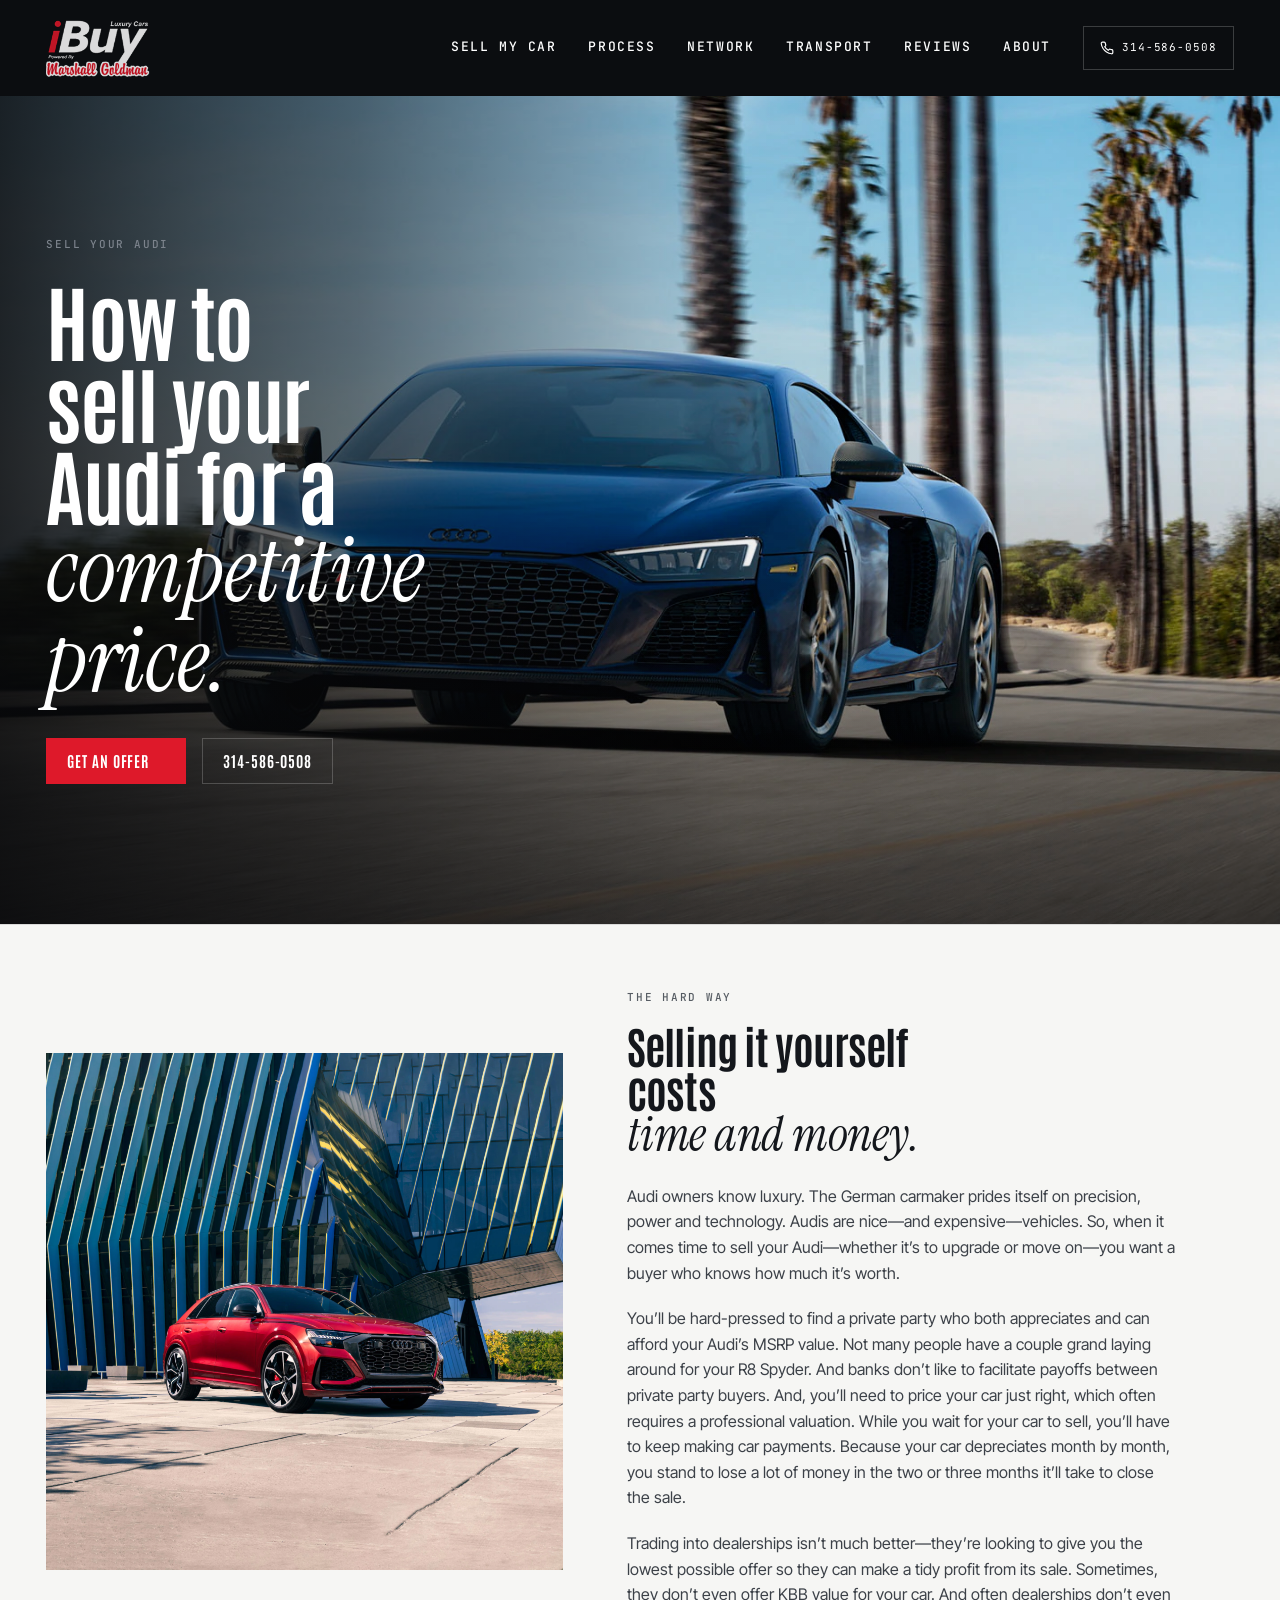
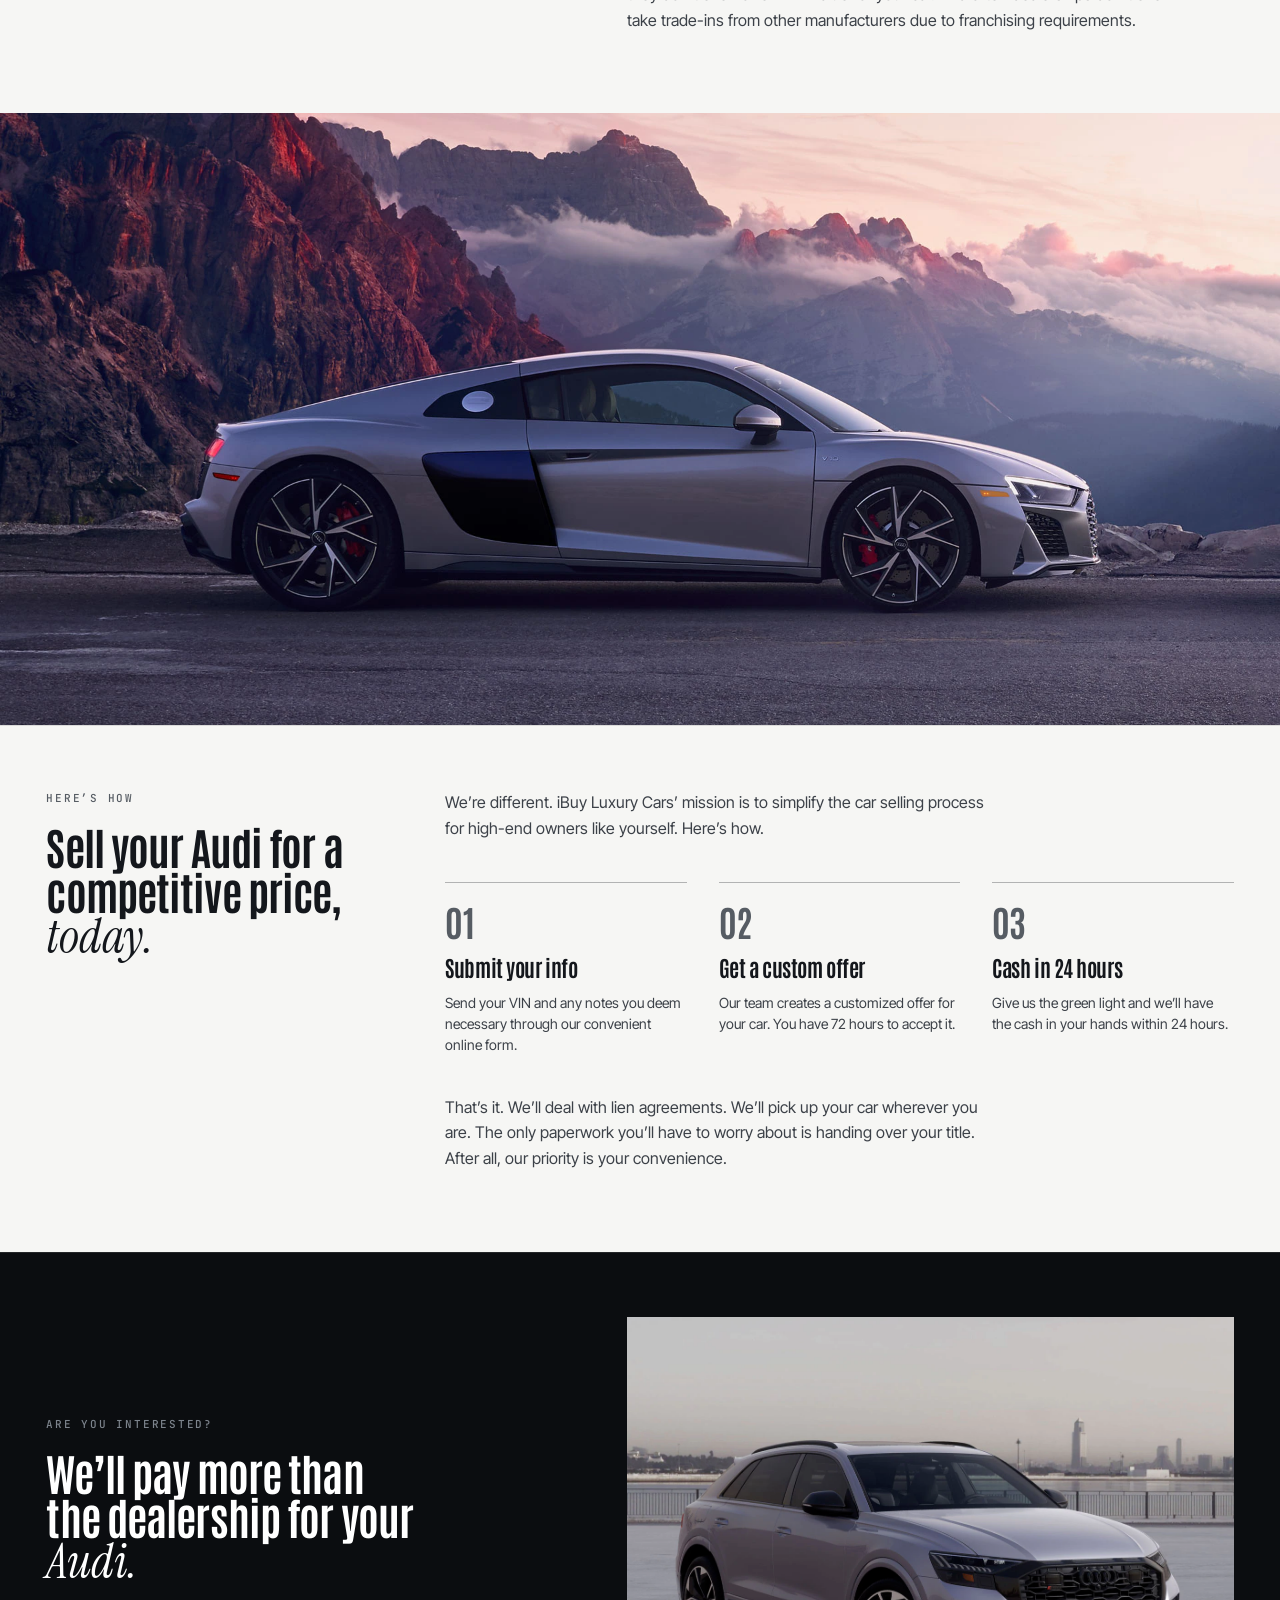
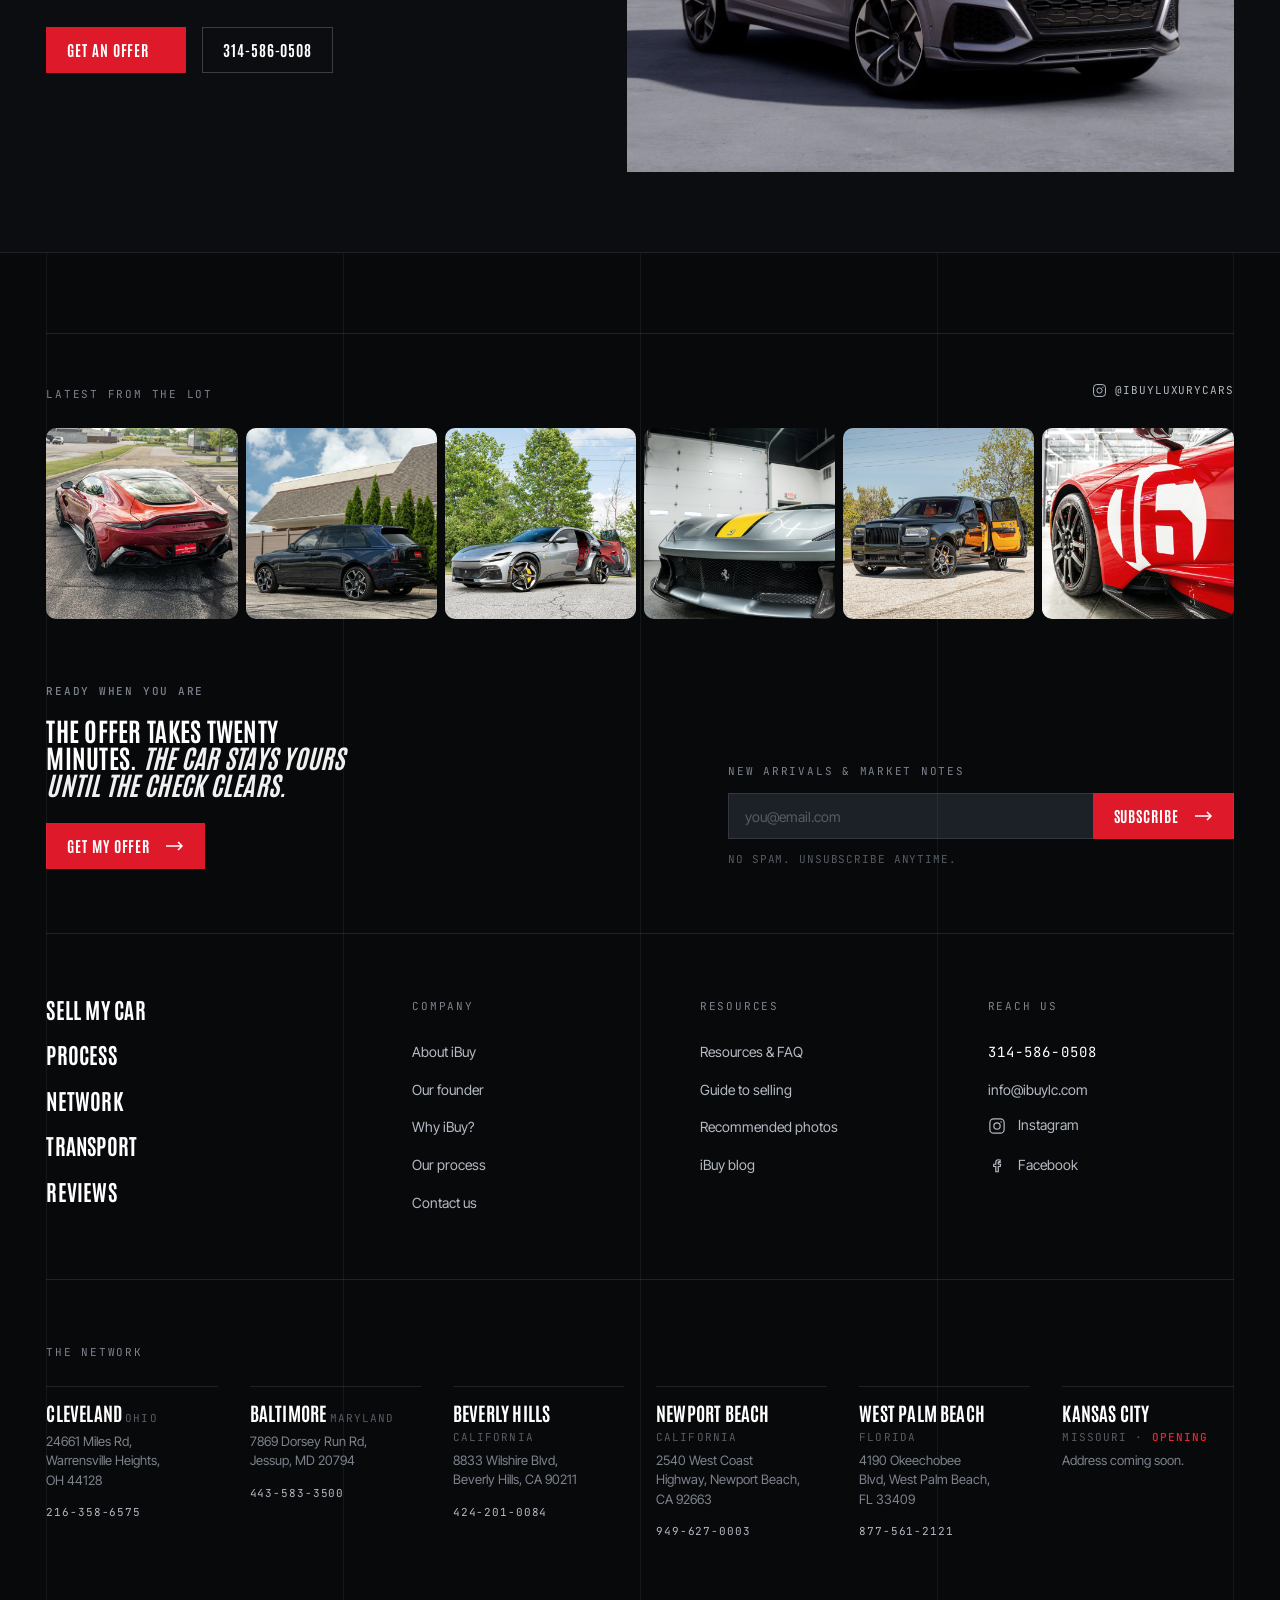
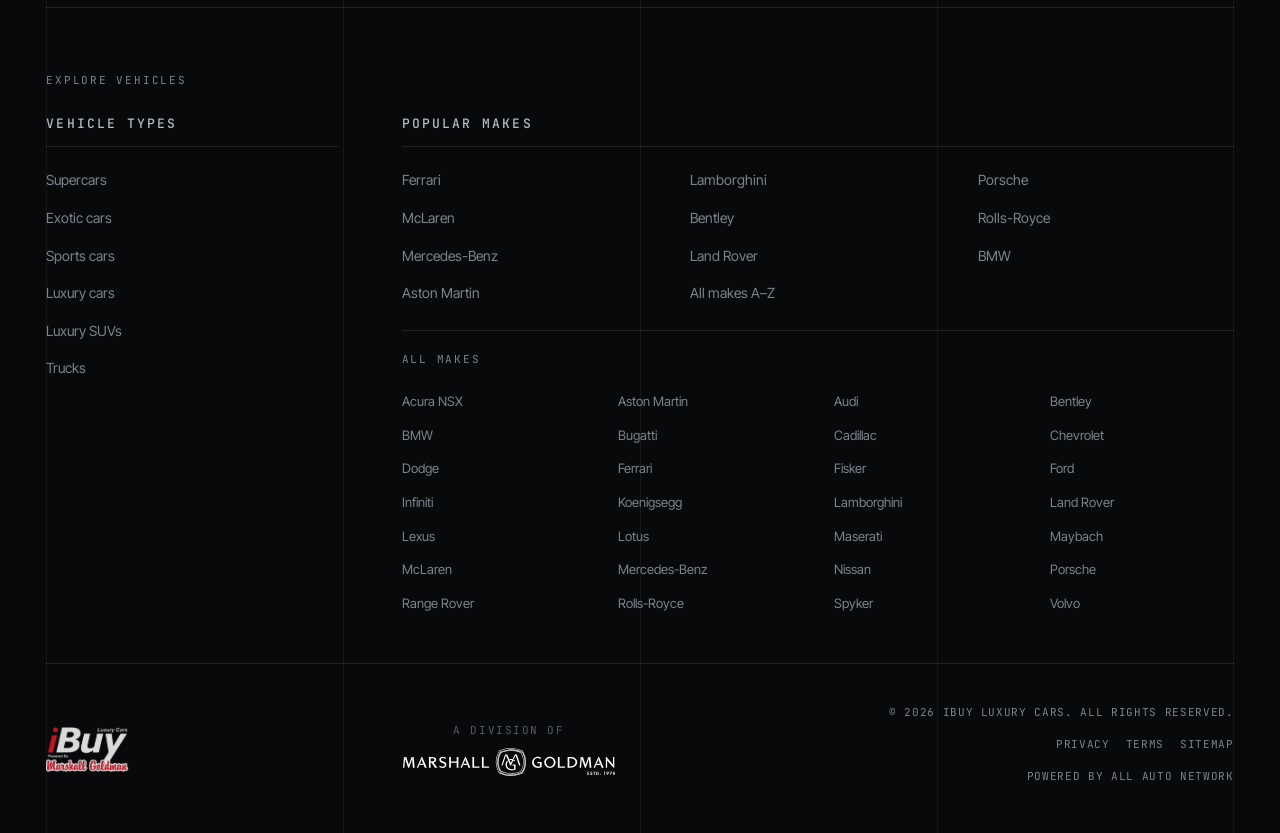
<file: 04-build/make-audi.html>
<!doctype html>
<html lang="en">
<head>
  <meta charset="utf-8">
  <meta name="viewport" content="width=device-width, initial-scale=1">

  <title>Sell My Audi &mdash; iBuy Luxury Cars</title>
  <meta name="description" content="Sell your Audi for a competitive price. iBuy Luxury Cars pays more than the dealership — send your VIN, get a custom offer in 72 hours, and cash in hand within 24.">

  <link rel="preconnect" href="https://fonts.googleapis.com">
  <link rel="preconnect" href="https://fonts.gstatic.com" crossorigin>
  <link href="https://fonts.googleapis.com/css2?family=Antonio:wght@400;600;700&family=Inter+Tight:wght@400;500;600&family=Instrument+Serif:ital@0;1&family=JetBrains+Mono:wght@400;500&display=swap" rel="stylesheet">

  <link rel="stylesheet" href="css/tokens.css">
  <link rel="stylesheet" href="css/base.css">
  <link rel="stylesheet" href="css/sections/hero.css">
  <link rel="stylesheet" href="css/sections/network.css">
  <link rel="stylesheet" href="css/sections/transport.css">
  <link rel="stylesheet" href="css/sections/process.css">
  <link rel="stylesheet" href="css/sections/buy.css">
  <link rel="stylesheet" href="css/sections/reviews.css">
  <link rel="stylesheet" href="css/sections/footer.css">
  <link rel="stylesheet" href="css/sections/quote-glass.css">
  <link rel="stylesheet" href="css/footer3.css">
  <link rel="stylesheet" href="css/page.css">
</head>
<body>
  <a class="skip-link" href="#main">Skip to content</a>

  <!-- ======================================================================
       HEADER
       ====================================================================== -->
  <header class="header" id="header">
    <div class="container header__inner">

      <a class="header__logo" href="index_3.html" aria-label="iBuy Luxury Cars — home">
        <img src="assets/img/logo.png" alt="iBuy Luxury Cars, powered by Marshall Goldman" width="183" height="102">
      </a>

      <nav class="header__nav" aria-label="Main">
        <a class="header__link" href="index_3.html#quote-form">Sell my car</a>
        <a class="header__link" href="index_3.html#process">Process</a>
        <a class="header__link" href="index_3.html#network">Network</a>
        <a class="header__link" href="index_3.html#transport">Transport</a>
        <a class="header__link" href="index_3.html#reviews">Reviews</a>
        <a class="header__link" href="about.html">About</a>
      </nav>

      <a class="header__phone" href="tel:+13145860508">
        <svg viewBox="0 0 24 24" fill="none" stroke="currentColor" stroke-width="2" stroke-linecap="round" stroke-linejoin="round" aria-hidden="true">
          <path d="M22 16.92v3a2 2 0 0 1-2.18 2 19.79 19.79 0 0 1-8.63-3.07 19.5 19.5 0 0 1-6-6 19.79 19.79 0 0 1-3.07-8.67A2 2 0 0 1 4.11 2h3a2 2 0 0 1 2 1.72c.13.96.36 1.9.7 2.81a2 2 0 0 1-.45 2.11L8.09 9.91a16 16 0 0 0 6 6l1.27-1.27a2 2 0 0 1 2.11-.45c.9.34 1.85.57 2.81.7A2 2 0 0 1 22 16.92z"/>
        </svg>
        <span>314-586-0508</span>
      </a>

      <button class="header__burger" type="button" aria-label="Open menu" aria-expanded="false">
        <svg width="18" height="12" viewBox="0 0 18 12" fill="none" stroke="currentColor" stroke-width="1.5" aria-hidden="true">
          <path d="M0 1h18M0 6h18M0 11h18"/>
        </svg>
      </button>

    </div>
  </header>

  <main class="page" id="main">

    <!-- ГЕРОЙ: кинематографичный фулл-блид (Audi R8), текст поверх -->
    <section class="chero">
      <figure class="chero__media">
        <img src="assets/img/make/audi-r8-1.png" alt="Audi R8 driving on a palm-lined road" width="1920" height="926" loading="eager">
      </figure>
      <div class="container">
        <div class="chero__inner">
          <p class="eyebrow" data-rise="side">Sell your Audi</p>
          <h1 data-rise="side">How to sell your Audi for a <em>competitive price.</em></h1>
          <div class="chero__cta" data-rise>
            <a class="btn btn--primary" href="index_3.html#quote-form">Get an offer <svg viewBox="0 0 24 24" fill="none" stroke="currentColor" stroke-width="2" stroke-linecap="round" stroke-linejoin="round" aria-hidden="true"><path d="M5 12h14M13 6l6 6-6 6"/></svg></a>
            <a class="btn btn--ghost" href="tel:+13145860508">314-586-0508</a>
          </div>
        </div>
      </div>
    </section>

    <!-- ПРОБЛЕМА (светлая) — красный RS Q8 ведёт + 3 абзаца дословно -->
    <section class="psection theme-light">
      <div class="container">
        <div class="msplit">
          <figure class="msplit__media" data-rise="side">
            <img src="assets/img/make/audi-1.png" alt="Audi RS Q8 in red outside a glass building" width="1024" height="1024" loading="lazy">
          </figure>
          <div class="msplit__text">
            <p class="eyebrow" data-rise>The hard way</p>
            <h2 class="prow__head" data-rise>Selling it yourself<br>costs <em>time and money.</em></h2>
            <div class="prose" data-rise>
              <p>Audi owners know luxury. The German carmaker prides itself on precision, power and technology. Audis are nice&mdash;and expensive&mdash;vehicles. So, when it comes time to sell your Audi&mdash;whether it&rsquo;s to upgrade or move on&mdash;you want a buyer who knows how much it&rsquo;s worth.</p>
              <p>You&rsquo;ll be hard-pressed to find a private party who both appreciates and can afford your Audi&rsquo;s MSRP value. Not many people have a couple grand laying around for your R8 Spyder. And banks don&rsquo;t like to facilitate payoffs between private party buyers. And, you&rsquo;ll need to price your car just right, which often requires a professional valuation. While you wait for your car to sell, you&rsquo;ll have to keep making car payments. Because your car depreciates month by month, you stand to lose a lot of money in the two or three months it&rsquo;ll take to close the sale.</p>
              <p>Trading into dealerships isn&rsquo;t much better&mdash;they&rsquo;re looking to give you the lowest possible offer so they can make a tidy profit from its sale. Sometimes, they don&rsquo;t even offer KBB value for your car. And often dealerships don&rsquo;t even take trade-ins from other manufacturers due to franchising requirements.</p>
            </div>
          </div>
        </div>
      </div>
    </section>

    <!-- КИНЕМАТОГРАФИЧНАЯ ПЛАШКА (серебристый R8, горы) -->
    <figure class="cplate">
      <img src="assets/img/make/audi-r8-2.png" alt="Audi R8 V10 in silver against sunset mountains" width="1920" height="1080" loading="lazy">
    </figure>

    <!-- КАК ЭТО РАБОТАЕТ (светлая) — дословно + 3 шага -->
    <section class="psection theme-light">
      <div class="container">
        <div class="prow">
          <div class="prow__aside">
            <p class="eyebrow" data-rise="side">Here&rsquo;s how</p>
            <h2 class="prow__head" data-rise="side">Sell your Audi for a<br>competitive price, <em>today.</em></h2>
          </div>
          <div class="prow__body">
            <div class="prose" data-rise>
              <p>We&rsquo;re different. iBuy Luxury Cars&rsquo; mission is to simplify the car selling process for high-end owners like yourself. Here&rsquo;s how.</p>
            </div>
            <ol class="psteps" data-rise>
              <li class="pstep">
                <p class="pstep__n">01</p>
                <h3 class="pstep__t">Submit your info</h3>
                <p class="pstep__b">Send your VIN and any notes you deem necessary through our convenient online form.</p>
              </li>
              <li class="pstep">
                <p class="pstep__n">02</p>
                <h3 class="pstep__t">Get a custom offer</h3>
                <p class="pstep__b">Our team creates a customized offer for your car. You have 72 hours to accept it.</p>
              </li>
              <li class="pstep">
                <p class="pstep__n">03</p>
                <h3 class="pstep__t">Cash in 24 hours</h3>
                <p class="pstep__b">Give us the green light and we&rsquo;ll have the cash in your hands within 24 hours.</p>
              </li>
            </ol>
            <p class="prose" data-rise>That&rsquo;s it. We&rsquo;ll deal with lien agreements. We&rsquo;ll pick up your car wherever you are. The only paperwork you&rsquo;ll have to worry about is handing over your title. After all, our priority is your convenience.</p>
          </div>
        </div>
      </div>
    </section>

    <!-- CTA (тёмная) — серебристый RS Q8 + призыв дословно -->
    <section class="psection">
      <div class="container">
        <div class="msplit">
          <div class="msplit__text">
            <p class="eyebrow" data-rise>Are you interested?</p>
            <h2 class="prow__head" data-rise>We&rsquo;ll pay more than the dealership for your <em>Audi.</em></h2>
            <div class="phero__cta" data-rise>
              <a class="btn btn--primary" href="index_3.html#quote-form">Get an offer <svg viewBox="0 0 24 24" fill="none" stroke="currentColor" stroke-width="2" stroke-linecap="round" stroke-linejoin="round" aria-hidden="true"><path d="M5 12h14M13 6l6 6-6 6"/></svg></a>
              <a class="btn btn--ghost" href="tel:+13145860508">314-586-0508</a>
            </div>
          </div>
          <figure class="msplit__media" data-rise="side-right">
            <img src="assets/img/make/audi-2.png" alt="Audi RS Q8 in silver against a city skyline" width="1329" height="998" loading="lazy">
          </figure>
        </div>
      </div>
    </section>

  </main>

<footer class="footer theme-dark" role="contentinfo">

    <div class="gridlines" aria-hidden="true">
      <span></span><span></span><span></span><span></span>
    </div>

    <div class="container">

      <!-- Лента Instagram — реальные машины, выкупленные клиентом (их же снимки
           из inventory, водяной знак срезан кадрированием). Не живой виджет:
           официальное API закрыто, а сторонние виджеты тащат чужой JS и точку
           отказа. Это отобранная полоса, обновляется руками — для лидогенератора
           нормально. Каждая плитка ведёт в их аккаунт. -->
      <div class="iglive">
        <div class="iglive__head">
          <p class="footer__head">Latest from the lot</p>
          <a class="iglive__handle" href="https://www.instagram.com/ibuyluxurycars/" target="_blank" rel="noopener">
            <svg width="15" height="15" viewBox="0 0 24 24" fill="none" stroke="currentColor" stroke-width="1.6" aria-hidden="true">
              <rect x="2.5" y="2.5" width="19" height="19" rx="5"/>
              <circle cx="12" cy="12" r="4.2"/>
              <circle cx="17.4" cy="6.6" r="1" fill="currentColor" stroke="none"/>
            </svg>
            @ibuyluxurycars
          </a>
        </div>
        <ul class="iglive__grid">
          <li><a href="https://www.instagram.com/ibuyluxurycars/" target="_blank" rel="noopener"><img src="assets/img/social/ig-1.jpg" alt="A red Lamborghini bought by iBuy" width="560" height="560" loading="lazy"></a></li>
          <li><a href="https://www.instagram.com/ibuyluxurycars/" target="_blank" rel="noopener"><img src="assets/img/social/ig-2.jpg" alt="A black convertible bought by iBuy" width="560" height="560" loading="lazy"></a></li>
          <li><a href="https://www.instagram.com/ibuyluxurycars/" target="_blank" rel="noopener"><img src="assets/img/social/ig-3.jpg" alt="A grey Aston Martin Vantage bought by iBuy" width="560" height="560" loading="lazy"></a></li>
          <li><a href="https://www.instagram.com/ibuyluxurycars/" target="_blank" rel="noopener"><img src="assets/img/social/ig-4.jpg" alt="A silver Aston Martin DBS bought by iBuy" width="560" height="560" loading="lazy"></a></li>
          <li><a href="https://www.instagram.com/ibuyluxurycars/" target="_blank" rel="noopener"><img src="assets/img/social/ig-5.jpg" alt="A grey Porsche 911 bought by iBuy" width="560" height="560" loading="lazy"></a></li>
          <li><a href="https://www.instagram.com/ibuyluxurycars/" target="_blank" rel="noopener"><img src="assets/img/social/ig-6.jpg" alt="A grey Mercedes-AMG GT bought by iBuy" width="560" height="560" loading="lazy"></a></li>
        </ul>
      </div>


      <!-- Возврат к действию + подписка -->
      <div class="footer__top">
        <div class="footer__cta">
          <p class="eyebrow">Ready when you are</p>
          <p class="footer__ask">
            The offer takes twenty minutes.
            <em>The car stays yours until the check clears.</em>
          </p>
          <a class="btn btn--primary" href="index_3.html#quote-form">
            Get my offer
            <svg width="18" height="10" viewBox="0 0 18 10" fill="none" stroke="currentColor" stroke-width="1.5" aria-hidden="true">
              <path d="M0 5h16M12 1l4 4-4 4"/>
            </svg>
          </a>
        </div>

        <!-- ⚠️ Эндпоинта нет — форма пока только визуальная. -->
        <form class="signup" novalidate aria-label="Newsletter signup">
          <p class="signup__label">New arrivals &amp; market notes</p>
          <div class="signup__row">
            <input class="signup__input" type="email" name="email"
                   placeholder="you@email.com" autocomplete="email" required>
            <button class="btn btn--primary" type="submit">
              Subscribe
              <svg width="18" height="10" viewBox="0 0 18 10" fill="none" stroke="currentColor" stroke-width="1.5" aria-hidden="true">
                <path d="M0 5h16M12 1l4 4-4 4"/>
              </svg>
            </button>
          </div>
          <p class="signup__note">No spam. Unsubscribe anytime.</p>
        </form>
      </div>

      <!-- ======================================================================
           УРОВЕНЬ 1 — основная навигация. «Sell your car» = навигация нового
           одностраничника, у неё сильнейшая иерархия (ярче и крупнее). Company /
           Resources / Reach — тише. Все ссылки одностраничника — на реальные id
           секций; ссылки на отдельные страницы — точные URL с ibuylc.com.
           ====================================================================== -->
      <div class="fnav">
        <nav class="fnav__group fnav__group--primary" aria-label="Main menu">
          <ul class="flinks flinks--lead">
            <li><a href="index_3.html#quote-form">Sell my car</a></li>
            <li><a href="index_3.html#process">Process</a></li>
            <li><a href="index_3.html#network">Network</a></li>
            <li><a href="index_3.html#transport">Transport</a></li>
            <li><a href="index_3.html#reviews">Reviews</a></li>
          </ul>
        </nav>

        <nav class="fnav__group" aria-label="Company">
          <p class="footer__head">Company</p>
          <ul class="flinks">
            <li><a href="about.html">About iBuy</a></li>
            <li><a href="https://www.ibuylc.com/our-team/">Our founder</a></li>
            <li><a href="https://www.ibuylc.com/why-ibuy/">Why iBuy?</a></li>
            <li><a href="https://www.ibuylc.com/our-process/">Our process</a></li>
            <li><a href="https://www.ibuylc.com/contact-us/">Contact us</a></li>
          </ul>
        </nav>

        <nav class="fnav__group" aria-label="Resources">
          <p class="footer__head">Resources</p>
          <ul class="flinks">
            <li><a href="https://www.ibuylc.com/resources/">Resources &amp; FAQ</a></li>
            <li><a href="https://www.ibuylc.com/guide-to-selling-your-car-privately/">Guide to selling</a></li>
            <li><a href="https://www.ibuylc.com/recommended-photos/">Recommended photos</a></li>
            <li><a href="https://www.ibuylc.com/iblc-news/">iBuy blog</a></li>
          </ul>
        </nav>

        <div class="fnav__group fnav__group--reach">
          <p class="footer__head">Reach us</p>
          <ul class="flinks">
            <li><a class="flinks__strong" href="tel:+13145860508">314-586-0508</a></li>
            <li><a href="mailto:info@ibuylc.com">info@ibuylc.com</a></li>
            <li>
              <a href="https://www.instagram.com/ibuyluxurycars/" target="_blank" rel="noopener" aria-label="iBuy on Instagram">
                <svg class="flinks__ig" width="18" height="18" viewBox="0 0 24 24" fill="none" stroke="currentColor" stroke-width="1.6" aria-hidden="true"><rect x="2.5" y="2.5" width="19" height="19" rx="5"/><circle cx="12" cy="12" r="4.2"/><circle cx="17.4" cy="6.6" r="1" fill="currentColor" stroke="none"/></svg>
                Instagram
              </a>
            </li>
            <li>
              <a href="https://www.facebook.com/ibuyluxurycars/" target="_blank" rel="noopener" aria-label="iBuy on Facebook">
                <svg class="flinks__ig" width="18" height="18" viewBox="0 0 24 24" fill="none" stroke="currentColor" stroke-width="1.6" aria-hidden="true"><path d="M14 8.5h2.2V5.3C15.8 5.2 14.9 5 13.9 5c-2.1 0-3.5 1.3-3.5 3.6V11H7.6v3h2.8v7h3.3v-7h2.7l.4-3h-3.1V8.9c0-.8.2-1.4 1.3-1.4z"/></svg>
                Facebook
              </a>
            </li>
          </ul>
        </div>
      </div>


      <!-- ======================================================================
           УРОВЕНЬ 2 — СЕТЬ. Полноширинная полоса, пять локаций, разделены
           волосяными линейками (не карточки). Адреса/телефоны — те же, что на
           карте. Kansas City сохраняет статус Opening / «address coming soon».
           ====================================================================== -->
      <section class="fnet-wide" aria-label="The Marshall Goldman network">
        <p class="footer__head">The network</p>
        <ul class="fnet fnet--row">
          <li>
            <p class="fnet__city">Cleveland <span>Ohio</span></p>
            <p class="fnet__addr">24661 Miles Rd, Warrensville Heights, OH 44128</p>
            <a class="fnet__phone" href="tel:+12163586575">216-358-6575</a>
          </li>
          <li>
            <p class="fnet__city">Baltimore <span>Maryland</span></p>
            <p class="fnet__addr">7869 Dorsey Run Rd, Jessup, MD 20794</p>
            <a class="fnet__phone" href="tel:+14435833500">443-583-3500</a>
          </li>
          <li>
            <p class="fnet__city">Beverly Hills <span>California</span></p>
            <p class="fnet__addr">8833 Wilshire Blvd, Beverly Hills, CA 90211</p>
            <a class="fnet__phone" href="tel:+14242010084">424-201-0084</a>
          </li>
          <li>
            <p class="fnet__city">Newport Beach <span>California</span></p>
            <p class="fnet__addr">2540 West Coast Highway, Newport Beach, CA 92663</p>
            <a class="fnet__phone" href="tel:+19496270003">949-627-0003</a>
          </li>
          <li>
            <p class="fnet__city">West Palm Beach <span>Florida</span></p>
            <p class="fnet__addr">4190 Okeechobee Blvd, West Palm Beach, FL 33409</p>
            <a class="fnet__phone" href="tel:+18775612121">877-561-2121</a>
          </li>
          <li>
            <p class="fnet__city">Kansas City <span>Missouri &middot; <b>Opening</b></span></p>
            <p class="fnet__addr fnet__addr--soon">Address coming soon.</p>
          </li>
        </ul>
      </section>


      <!-- ======================================================================
           УРОВЕНЬ 3 — SEO-каталог. Тише основной навигации: приглушённый цвет,
           мельче, отдельно от продающего пути. Полный список марок раскрыт статично (без дропдауна) — все ссылки
           в DOM, доступны и краулятся. URL —
           точные с ibuylc.com; марки без своей страницы (Acura NSX, Koenigsegg,
           Lotus, Spyker) — простой текст, не ссылки.
           ====================================================================== -->
      <section class="fdir" aria-label="Explore vehicles">
        <p class="footer__head footer__head--quiet">Explore vehicles</p>

        <div class="fdir__grid">
          <div class="fdir__col">
            <p class="fdir__label">Vehicle types</p>
            <ul class="fdir__links">
              <li><a href="https://www.ibuylc.com/supercar/">Supercars</a></li>
              <li><a href="https://www.ibuylc.com/exotic-car/">Exotic cars</a></li>
              <li><a href="https://www.ibuylc.com/sports-car/">Sports cars</a></li>
              <li><a href="https://www.ibuylc.com/luxury-car/">Luxury cars</a></li>
              <li><a href="https://www.ibuylc.com/suv/">Luxury SUVs</a></li>
              <li><a href="https://www.ibuylc.com/truck/">Trucks</a></li>
            </ul>
          </div>

          <div class="fdir__col fdir__col--makes">
            <p class="fdir__label">Popular makes</p>
            <ul class="fdir__links fdir__links--makes">
              <li><a href="https://www.ibuylc.com/sell-my-ferrari/">Ferrari</a></li>
              <li><a href="https://www.ibuylc.com/sell-my-lamborghini/">Lamborghini</a></li>
              <li><a href="https://www.ibuylc.com/sell-my-porsche/">Porsche</a></li>
              <li><a href="https://www.ibuylc.com/make/mclaren/">McLaren</a></li>
              <li><a href="https://www.ibuylc.com/sell-my-bentley/">Bentley</a></li>
              <li><a href="https://www.ibuylc.com/sell-my-rolls-royce/">Rolls-Royce</a></li>
              <li><a href="https://www.ibuylc.com/mercedes-benz/">Mercedes-Benz</a></li>
              <li><a href="https://www.ibuylc.com/sell-my-land-rover/">Land Rover</a></li>
              <li><a href="https://www.ibuylc.com/sell-my-bmw/">BMW</a></li>
              <li><a href="https://www.ibuylc.com/sell-my-aston-martin/">Aston Martin</a></li>
              <li><a href="https://www.ibuylc.com/make/">All makes A&ndash;Z</a></li>
            </ul>

            <div class="fdir__all">
              <p class="fdir__sublabel">All makes</p>
              <ul class="fdir__links fdir__links--all">
                <li><span>Acura NSX</span></li>
                <li><a href="https://www.ibuylc.com/sell-my-aston-martin/">Aston Martin</a></li>
                <li><a href="make-audi.html">Audi</a></li>
                <li><a href="https://www.ibuylc.com/sell-my-bentley/">Bentley</a></li>
                <li><a href="https://www.ibuylc.com/sell-my-bmw/">BMW</a></li>
                <li><a href="https://www.ibuylc.com/make/bugatti/">Bugatti</a></li>
                <li><a href="https://www.ibuylc.com/make/cadillac/">Cadillac</a></li>
                <li><a href="https://www.ibuylc.com/make/chevrolet/">Chevrolet</a></li>
                <li><a href="https://www.ibuylc.com/make/dodge/">Dodge</a></li>
                <li><a href="https://www.ibuylc.com/sell-my-ferrari/">Ferrari</a></li>
                <li><a href="https://www.ibuylc.com/make/fisker/">Fisker</a></li>
                <li><a href="https://www.ibuylc.com/make/ford/">Ford</a></li>
                <li><a href="https://www.ibuylc.com/make/infiniti/">Infiniti</a></li>
                <li><span>Koenigsegg</span></li>
                <li><a href="https://www.ibuylc.com/sell-my-lamborghini/">Lamborghini</a></li>
                <li><a href="https://www.ibuylc.com/sell-my-land-rover/">Land Rover</a></li>
                <li><a href="https://www.ibuylc.com/make/lexus/">Lexus</a></li>
                <li><span>Lotus</span></li>
                <li><a href="https://www.ibuylc.com/sell-my-maserati/">Maserati</a></li>
                <li><a href="https://www.ibuylc.com/make/maybach/">Maybach</a></li>
                <li><a href="https://www.ibuylc.com/make/mclaren/">McLaren</a></li>
                <li><a href="https://www.ibuylc.com/mercedes-benz/">Mercedes-Benz</a></li>
                <li><a href="https://www.ibuylc.com/make/nissan/">Nissan</a></li>
                <li><a href="https://www.ibuylc.com/sell-my-porsche/">Porsche</a></li>
                <li><a href="https://www.ibuylc.com/sell-my-range-rover/">Range Rover</a></li>
                <li><a href="https://www.ibuylc.com/sell-my-rolls-royce/">Rolls-Royce</a></li>
                <li><span>Spyker</span></li>
                <li><a href="https://www.ibuylc.com/make/volvo/">Volvo</a></li>
              </ul>
            </div>
          </div>
        </div>
      </section>


      <!-- Нижняя строка: связь с материнским брендом обязательна -->
      <div class="footer__base">
        <a class="footer__logo" href="/" aria-label="iBuy Luxury Cars — home">
          <img src="assets/img/logo.png" alt="iBuy Luxury Cars" width="183" height="102">
        </a>

        <!-- Настоящий вордмарк Marshall Goldman (goldman_logo.svg, монохром белым)
             — клиент требовал логотип обязательно. Над ним тихая подпись связи. -->
        <a class="mglock" href="https://www.marshallgoldmanoh.com/" target="_blank" rel="noopener"
           aria-label="A division of Marshall Goldman Motor Sales">
          <span class="mglock__div">A division of</span>
          <img class="mglock__mark" src="assets/img/goldman_logo.svg"
               alt="Marshall Goldman Motor Sales" width="415" height="55">
        </a>

        <div class="footer__legal">
          <p>&copy; 2026 iBuy Luxury Cars. All rights reserved.</p>
          <nav aria-label="Legal">
            <a href="https://www.ibuylc.com/privacy-policy/">Privacy</a>
            <a href="https://www.ibuylc.com/terms-of-use/">Terms</a>
            <a href="https://www.ibuylc.com/sitemap/">Sitemap</a>
          </nav>
          <p class="footer__powered">Powered by <a href="https://www.allautonetwork.com/" target="_blank" rel="noopener">All Auto Network</a></p>
        </div>
      </div>

    </div>
  </footer>

  <!-- type="module" — main.js подхватывает data-rise, шапку, бургер. -->
  <script type="module" src="js/main.js"></script>
</body>
</html>
</file>
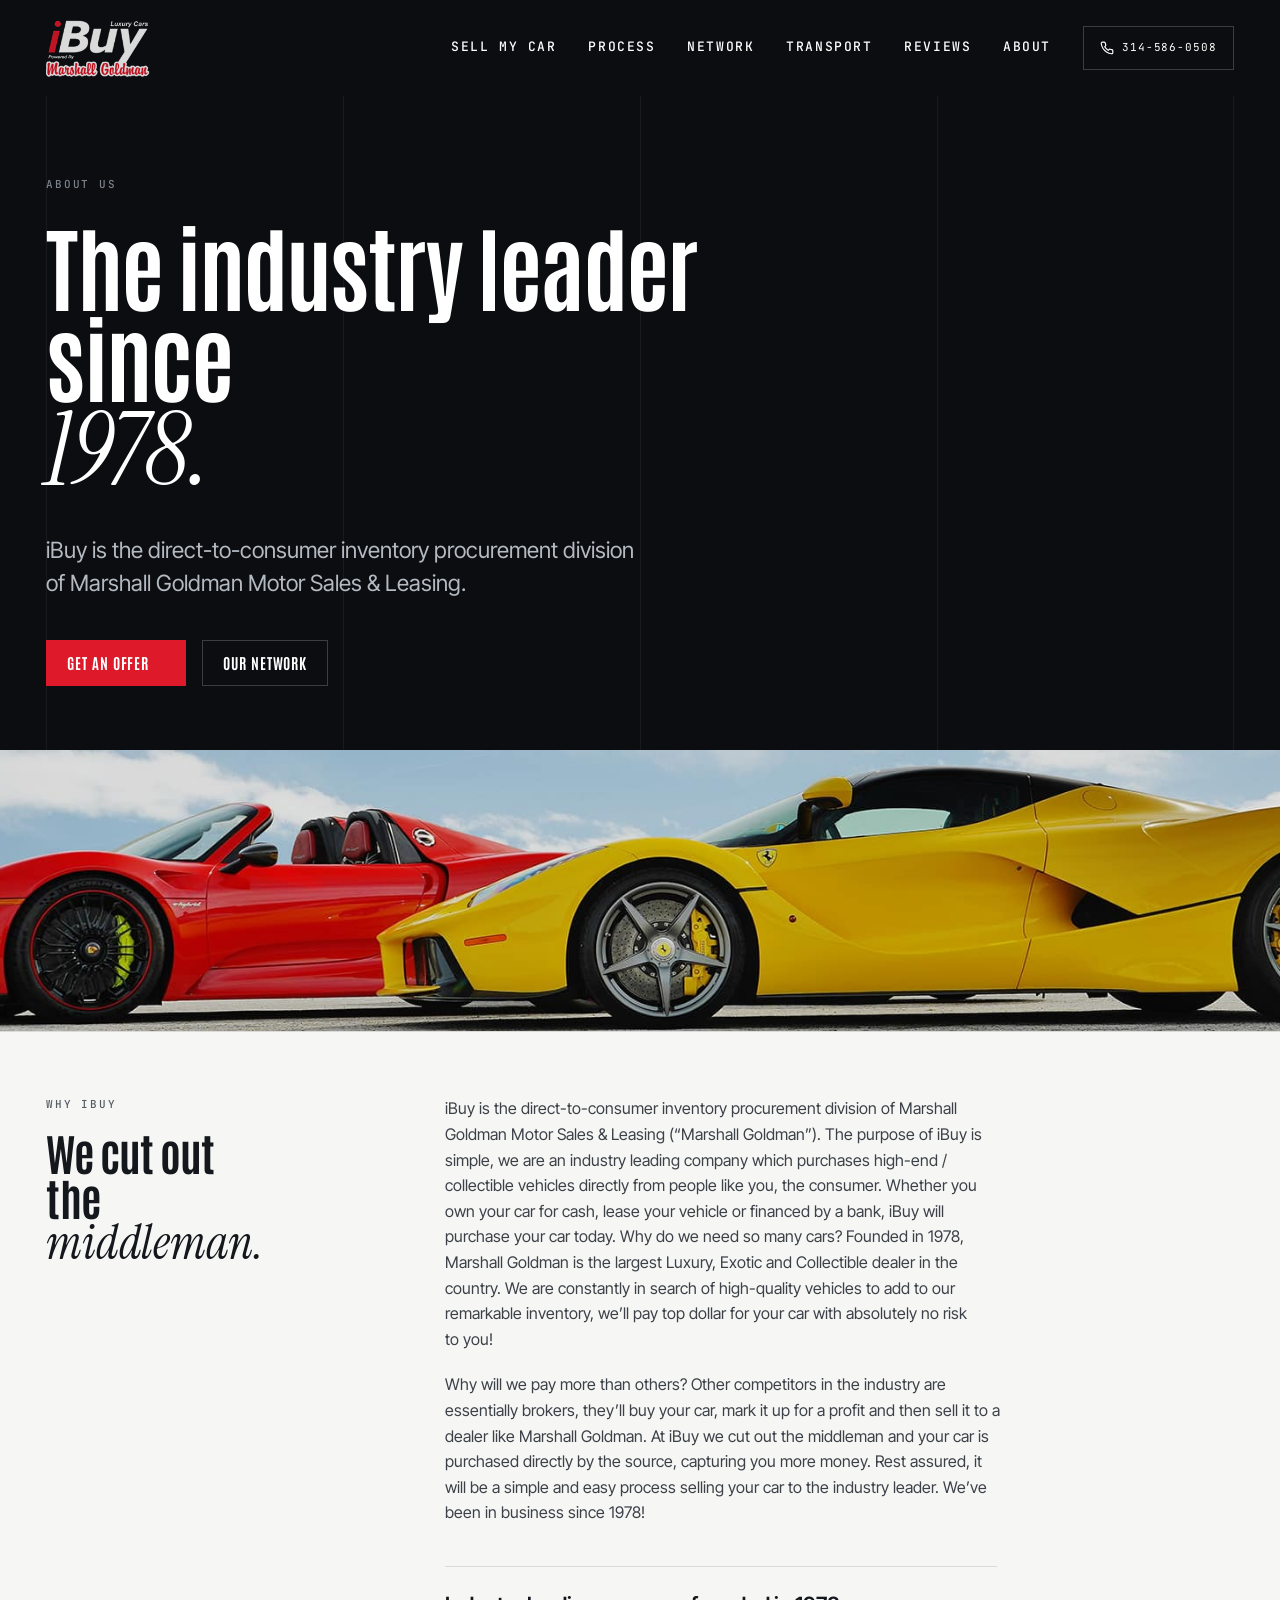
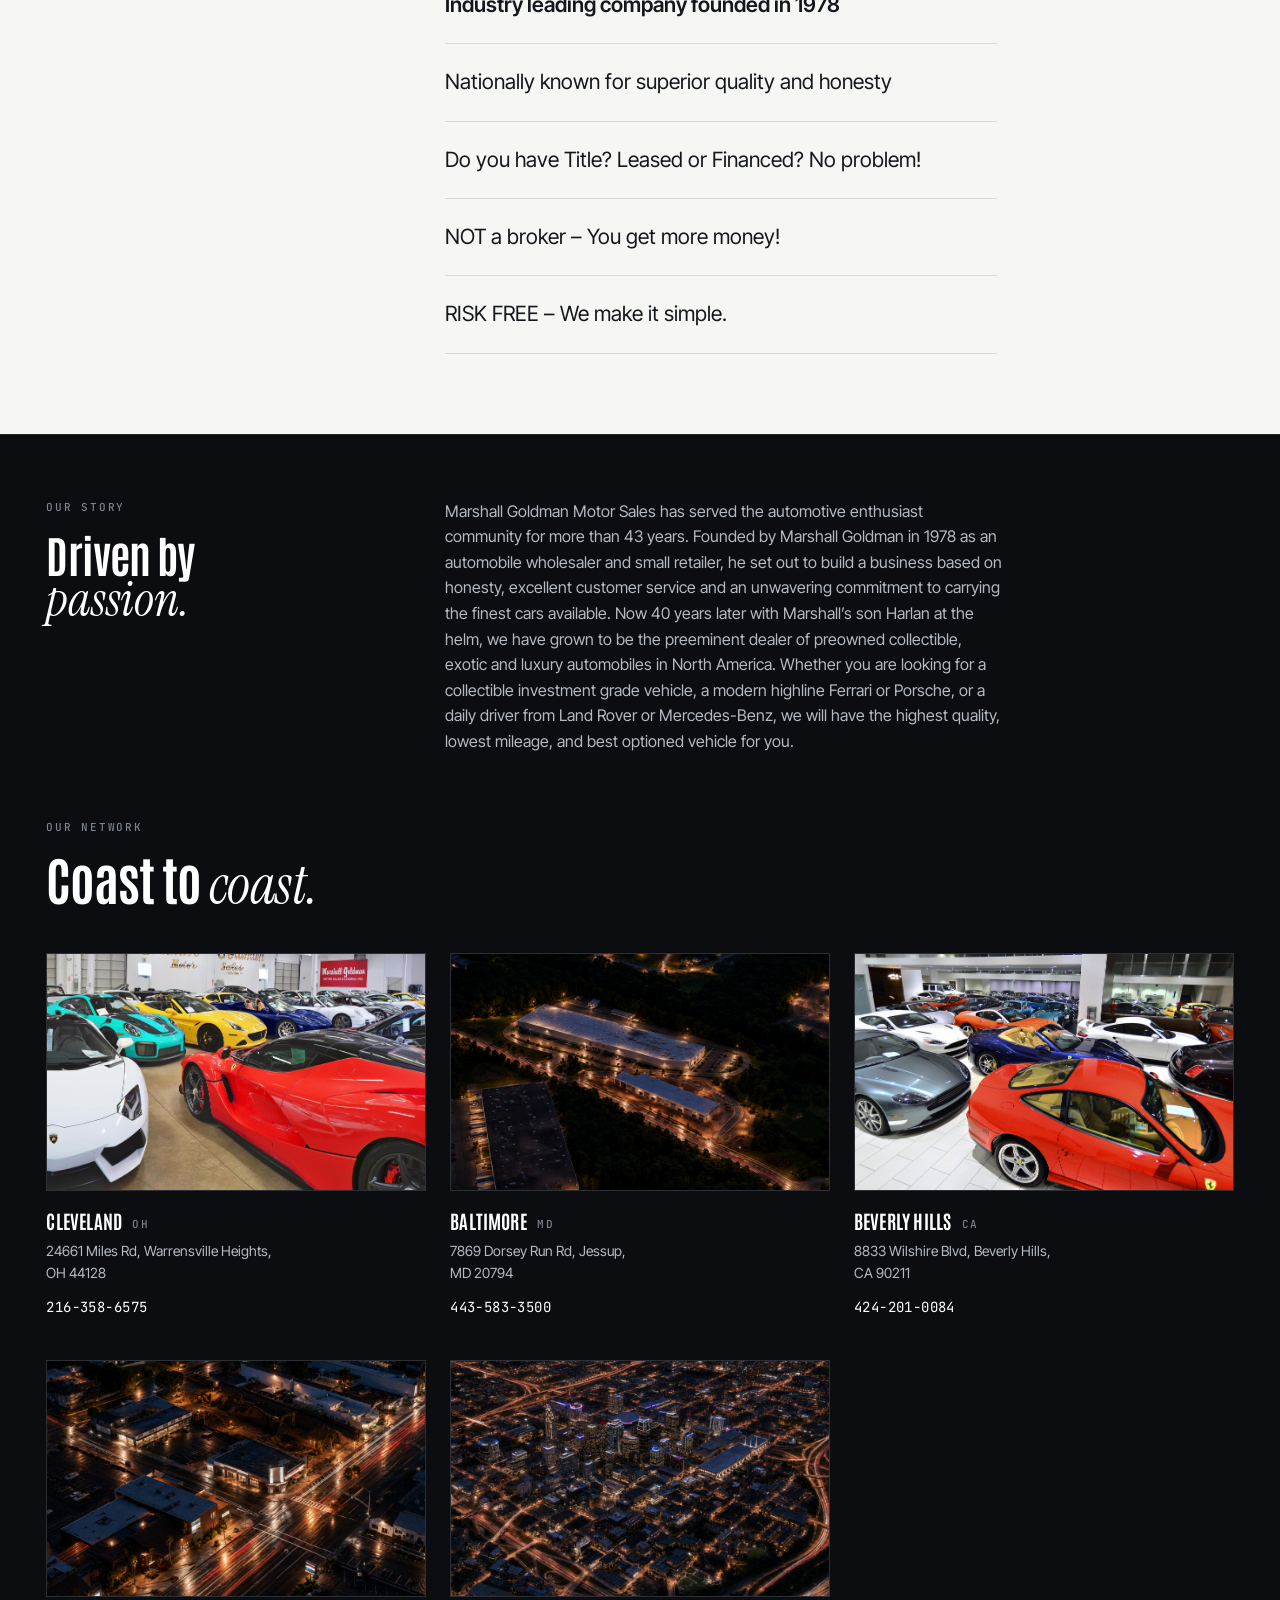
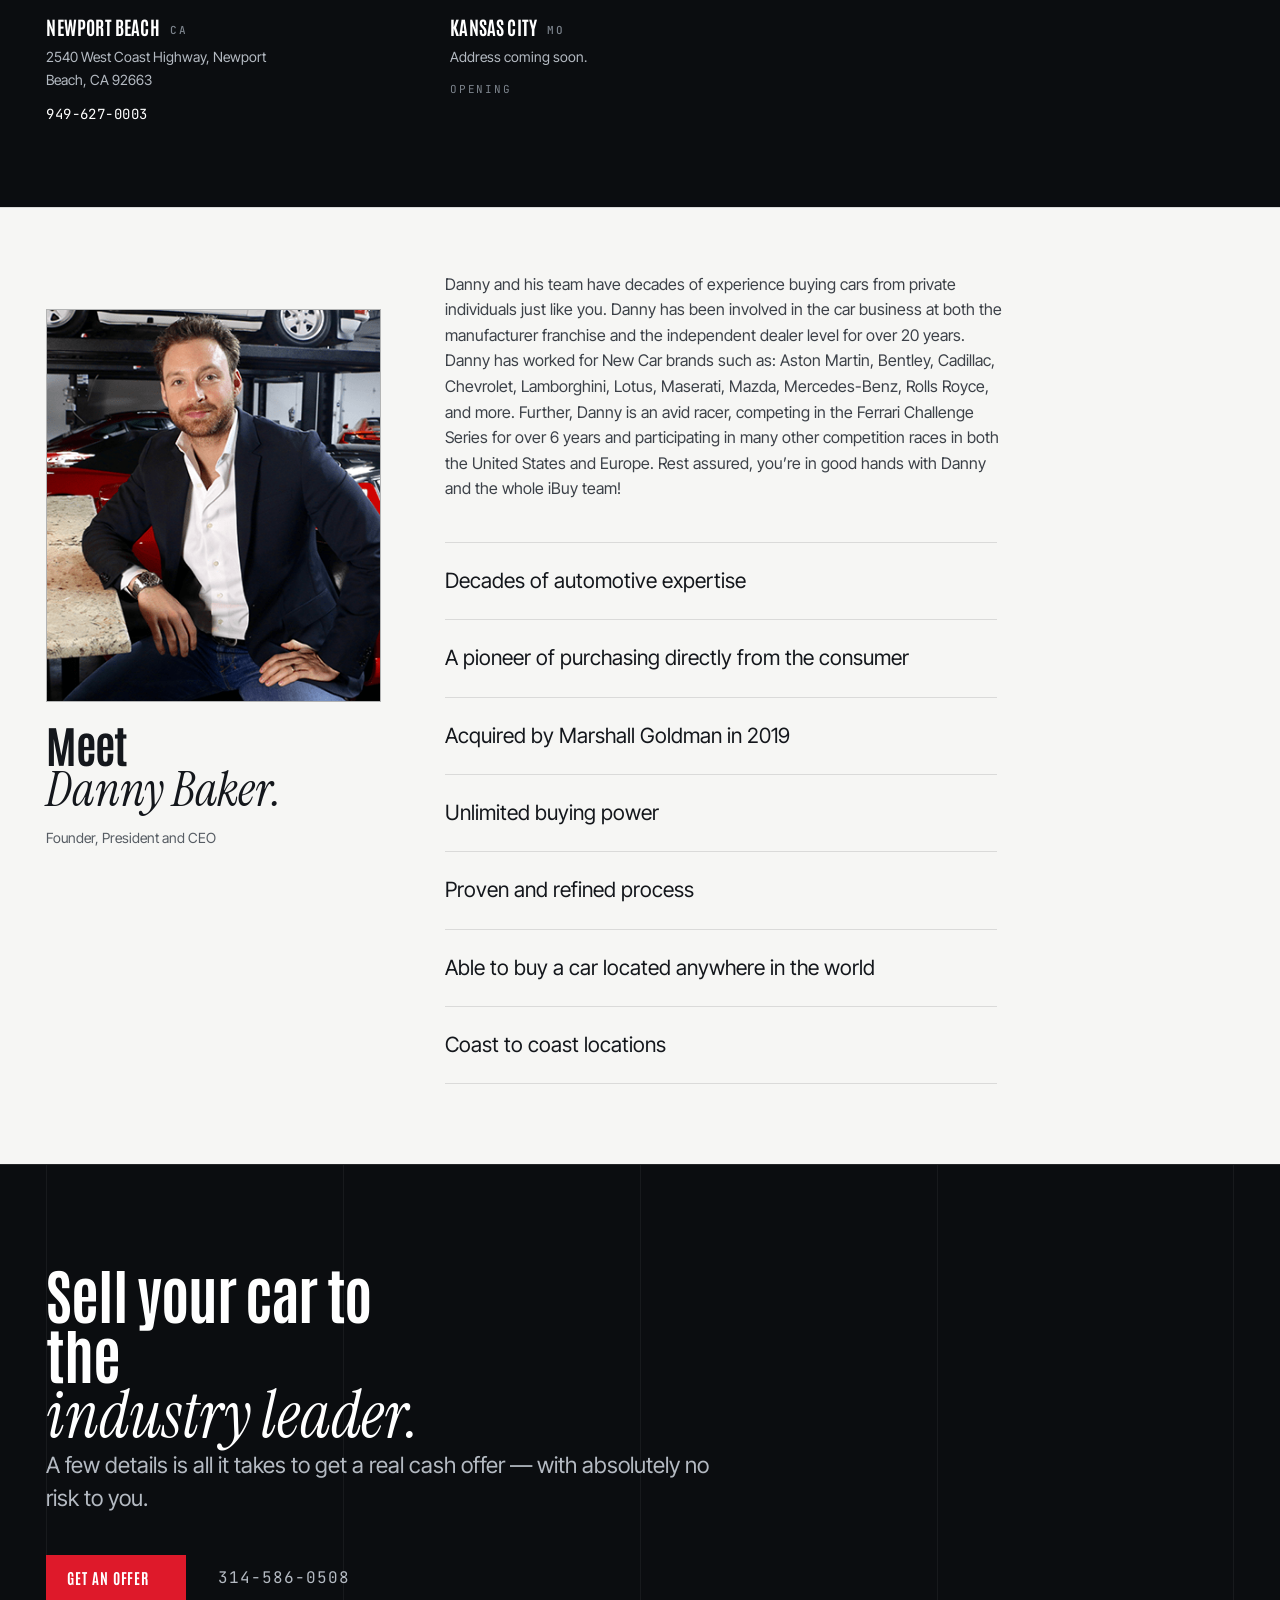
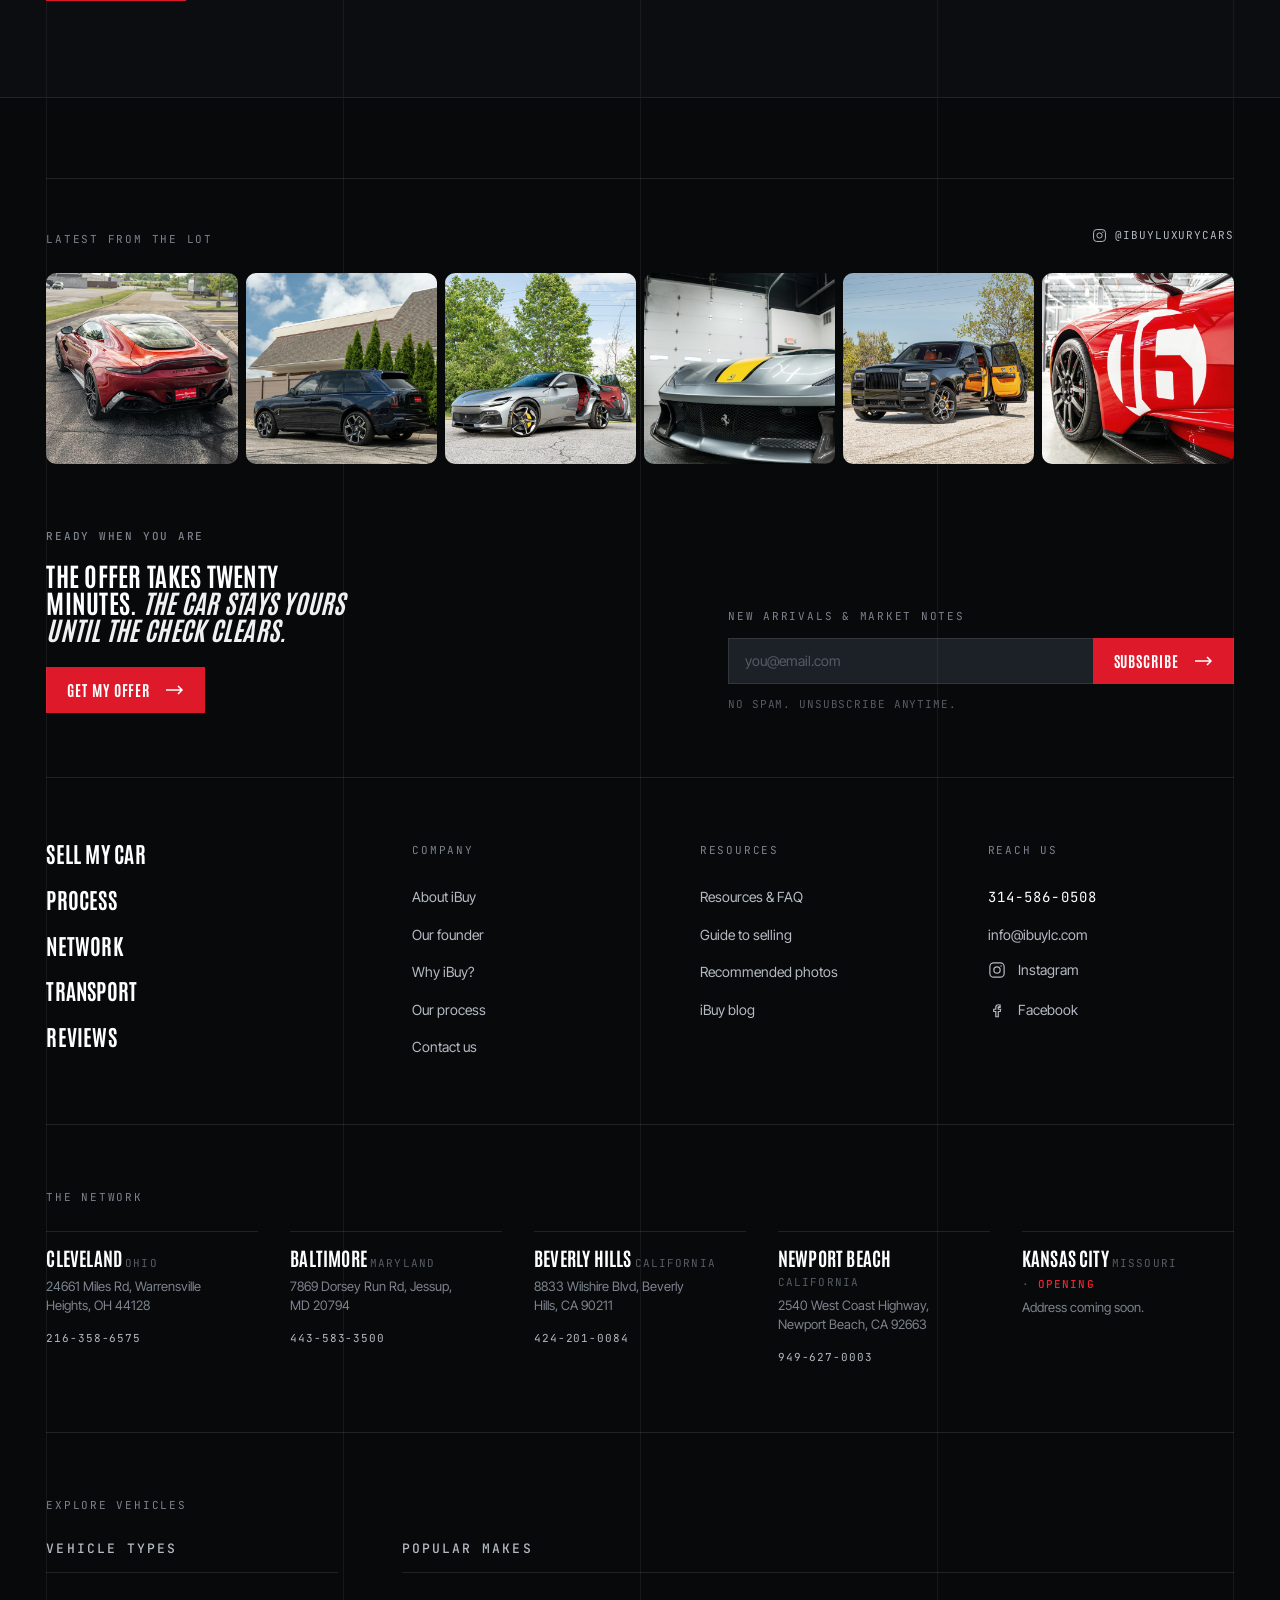
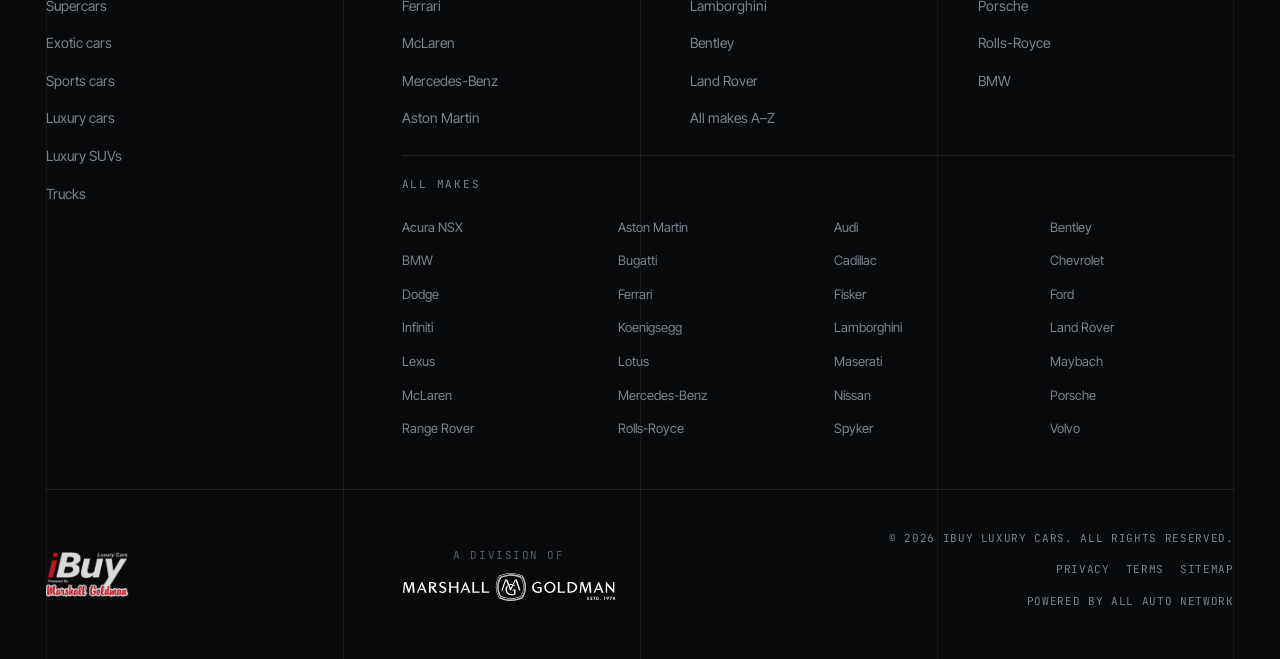
<file: redesign/about.html>
<!doctype html>
<html lang="en">
<head>
  <meta charset="utf-8">
  <meta name="viewport" content="width=device-width, initial-scale=1">

  <title>About iBuy &mdash; Direct Buyers of Luxury &amp; Exotic Cars | iBuy Luxury Cars</title>
  <meta name="description" content="iBuy is the direct-to-consumer buying division of Marshall Goldman Motor Sales & Leasing — founded 1978. We buy luxury and exotic cars directly from owners, nationwide. Meet the company and its founder, Danny Baker.">

  <link rel="preconnect" href="https://fonts.googleapis.com">
  <link rel="preconnect" href="https://fonts.gstatic.com" crossorigin>
  <link href="https://fonts.googleapis.com/css2?family=Antonio:wght@400;600;700&family=Inter+Tight:wght@400;500;600&family=Instrument+Serif:ital@0;1&family=JetBrains+Mono:wght@400;500&display=swap" rel="stylesheet">

  <link rel="stylesheet" href="css/tokens.css">
  <link rel="stylesheet" href="css/base.css">
  <link rel="stylesheet" href="css/sections/hero.css">
  <link rel="stylesheet" href="css/sections/network.css">
  <link rel="stylesheet" href="css/sections/transport.css">
  <link rel="stylesheet" href="css/sections/process.css">
  <link rel="stylesheet" href="css/sections/buy.css">
  <link rel="stylesheet" href="css/sections/reviews.css">
  <link rel="stylesheet" href="css/sections/footer.css">
  <link rel="stylesheet" href="css/sections/quote-glass.css">
  <link rel="stylesheet" href="css/footer3.css">
  <link rel="stylesheet" href="css/page.css">
</head>
<body>
  <a class="skip-link" href="#main">Skip to content</a>

  <!-- ======================================================================
       HEADER
       ====================================================================== -->
  <header class="header" id="header">
    <div class="container header__inner">

      <a class="header__logo" href="index_3.html" aria-label="iBuy Luxury Cars — home">
        <img src="assets/img/logo.png" alt="iBuy Luxury Cars, powered by Marshall Goldman" width="183" height="102">
      </a>

      <nav class="header__nav" aria-label="Main">
        <a class="header__link" href="index_3.html#quote-form">Sell my car</a>
        <a class="header__link" href="index_3.html#process">Process</a>
        <a class="header__link" href="index_3.html#network">Network</a>
        <a class="header__link" href="index_3.html#transport">Transport</a>
        <a class="header__link" href="index_3.html#reviews">Reviews</a>
        <a class="header__link" href="about.html" aria-current="page">About</a>
      </nav>

      <a class="header__phone" href="tel:+13145860508">
        <svg viewBox="0 0 24 24" fill="none" stroke="currentColor" stroke-width="2" stroke-linecap="round" stroke-linejoin="round" aria-hidden="true">
          <path d="M22 16.92v3a2 2 0 0 1-2.18 2 19.79 19.79 0 0 1-8.63-3.07 19.5 19.5 0 0 1-6-6 19.79 19.79 0 0 1-3.07-8.67A2 2 0 0 1 4.11 2h3a2 2 0 0 1 2 1.72c.13.96.36 1.9.7 2.81a2 2 0 0 1-.45 2.11L8.09 9.91a16 16 0 0 0 6 6l1.27-1.27a2 2 0 0 1 2.11-.45c.9.34 1.85.57 2.81.7A2 2 0 0 1 22 16.92z"/>
        </svg>
        <span>314-586-0508</span>
      </a>

      <button class="header__burger" type="button" aria-label="Open menu" aria-expanded="false">
        <svg width="18" height="12" viewBox="0 0 18 12" fill="none" stroke="currentColor" stroke-width="1.5" aria-hidden="true">
          <path d="M0 1h18M0 6h18M0 11h18"/>
        </svg>
      </button>

    </div>
  </header>

  <main class="page" id="main">

    <!-- ГЕРОЙ -->
    <section class="phero">
      <div class="gridlines" aria-hidden="true"><span></span><span></span><span></span><span></span></div>
      <div class="container">
        <div class="phero__inner">
          <p class="eyebrow" data-rise="side">About Us</p>
          <h1 data-rise="side">The industry leader<br>since <em>1978.</em></h1>
          <p class="prose prose--lead" data-rise>iBuy is the direct-to-consumer inventory procurement division of Marshall Goldman Motor Sales &amp; Leasing.</p>
          <div class="phero__cta" data-rise>
            <a class="btn btn--primary" href="index_3.html#quote-form">Get an offer <svg viewBox="0 0 24 24" fill="none" stroke="currentColor" stroke-width="2" stroke-linecap="round" stroke-linejoin="round" aria-hidden="true"><path d="M5 12h14M13 6l6 6-6 6"/></svg></a>
            <a class="btn btn--ghost" href="index_3.html#network">Our network</a>
          </div>
        </div>
      </div>
    </section>

    <!-- ПАНОРАМА (luxury-cars.jpg) -->
    <figure class="pbanner">
      <img src="assets/img/about/luxury-cars.jpg" alt="Marshall Goldman luxury, exotic and collectible inventory" width="1920" height="320" loading="lazy">
    </figure>

    <!-- КОМПАНИЯ / ПОЧЕМУ БОЛЬШЕ (дословно) — СВЕТЛАЯ -->
    <section class="psection theme-light">
      <div class="container">
        <div class="prow">
          <div class="prow__aside">
            <p class="eyebrow" data-rise="side">Why iBuy</p>
            <h2 class="prow__head" data-rise="side">We cut out<br>the <em>middleman.</em></h2>
          </div>
          <div class="prow__body">
            <div class="prose" data-rise>
              <p>iBuy is the direct-to-consumer inventory procurement division of Marshall Goldman Motor Sales &amp; Leasing (&ldquo;Marshall Goldman&rdquo;). The purpose of iBuy is simple, we are an industry leading company which purchases high-end / collectible vehicles directly from people like you, the consumer. Whether you own your car for cash, lease your vehicle or financed by a bank, iBuy will purchase your car today. Why do we need so many cars? Founded in 1978, Marshall Goldman is the largest Luxury, Exotic and Collectible dealer in the country. We are constantly in search of high-quality vehicles to add to our remarkable inventory, we&rsquo;ll pay top dollar for your car with absolutely no risk to you!</p>
              <p>Why will we pay more than others? Other competitors in the industry are essentially brokers, they&rsquo;ll buy your car, mark it up for a profit and then sell it to a dealer like Marshall Goldman. At iBuy we cut out the middleman and your car is purchased directly by the source, capturing you more money. Rest assured, it will be a simple and easy process selling your car to the industry leader. We&rsquo;ve been in business since 1978!</p>
            </div>
            <ul class="pfeatures" data-rise>
              <li class="pfeat"><b>Industry leading company founded in 1978</b></li>
              <li class="pfeat">Nationally known for superior quality and honesty</li>
              <li class="pfeat">Do you have Title? Leased or Financed? No problem!</li>
              <li class="pfeat">NOT a broker &ndash; You get more money!</li>
              <li class="pfeat">RISK FREE &ndash; We make it simple.</li>
            </ul>
          </div>
        </div>
      </div>
    </section>

    <!-- DRIVEN BY PASSION (дословно) + локации с фото -->
    <section class="psection">
      <div class="container">
        <div class="prow">
          <div class="prow__aside">
            <p class="eyebrow" data-rise="side">Our story</p>
            <h2 class="prow__head" data-rise="side">Driven by<br><em>passion.</em></h2>
          </div>
          <div class="prow__body">
            <div class="prose" data-rise>
              <p>Marshall Goldman Motor Sales has served the automotive enthusiast community for more than 43 years. Founded by Marshall Goldman in 1978 as an automobile wholesaler and small retailer, he set out to build a business based on honesty, excellent customer service and an unwavering commitment to carrying the finest cars available. Now 40 years later with Marshall&rsquo;s son Harlan at the helm, we have grown to be the preeminent dealer of preowned collectible, exotic and luxury automobiles in North America. Whether you are looking for a collectible investment grade vehicle, a modern highline Ferrari or Porsche, or a daily driver from Land Rover or Mercedes-Benz, we will have the highest quality, lowest mileage, and best optioned vehicle for you.</p>
            </div>
          </div>
        </div>

        <!-- СЕТЬ — 5 карточек локаций, у каждой своё фото (плейсхолдеры → заменить реальными) -->
        <div class="netgrid" data-rise>
          <div class="netgrid__head">
            <p class="eyebrow">Our network</p>
            <p class="netblock__head">Coast to <span class="netblock__accent">coast.</span></p>
          </div>
          <ul class="loccards">
            <li class="loccard">
              <figure class="loccard__media"><img src="assets/img/about/ohio.jpg" alt="Marshall Goldman showroom in Cleveland, Ohio" width="1920" height="1080" loading="lazy"></figure>
              <p class="loccard__city">Cleveland <span>OH</span></p>
              <p class="loccard__addr">24661 Miles Rd, Warrensville Heights, OH 44128</p>
              <a class="loccard__phone" href="tel:+12163586575">216-358-6575</a>
            </li>
            <li class="loccard">
              <figure class="loccard__media"><img src="assets/img/about/baltimore.jpg" alt="Marshall Goldman showroom in Jessup, Maryland" width="1056" height="594" loading="lazy"></figure>
              <p class="loccard__city">Baltimore <span>MD</span></p>
              <p class="loccard__addr">7869 Dorsey Run Rd, Jessup, MD 20794</p>
              <a class="loccard__phone" href="tel:+14435833500">443-583-3500</a>
            </li>
            <li class="loccard">
              <figure class="loccard__media"><img src="assets/img/about/beverly-hills.jpg" alt="Marshall Goldman showroom in Beverly Hills, California" width="1920" height="1080" loading="lazy"></figure>
              <p class="loccard__city">Beverly Hills <span>CA</span></p>
              <p class="loccard__addr">8833 Wilshire Blvd, Beverly Hills, CA 90211</p>
              <a class="loccard__phone" href="tel:+14242010084">424-201-0084</a>
            </li>
            <li class="loccard">
              <figure class="loccard__media"><img src="assets/img/about/newport-beach.jpg" alt="Marshall Goldman showroom in Newport Beach, California" width="1056" height="594" loading="lazy"></figure>
              <p class="loccard__city">Newport Beach <span>CA</span></p>
              <p class="loccard__addr">2540 West Coast Highway, Newport Beach, CA 92663</p>
              <a class="loccard__phone" href="tel:+19496270003">949-627-0003</a>
            </li>
            <li class="loccard loccard--soon">
              <figure class="loccard__media"><img src="assets/img/about/kansas-city.jpg" alt="iBuy location in Kansas City, Missouri" width="1056" height="594" loading="lazy"></figure>
              <p class="loccard__city">Kansas City <span>MO</span></p>
              <p class="loccard__addr">Address coming soon.</p>
              <p class="loccard__badge">Opening</p>
            </li>
          </ul>
        </div>
      </div>
    </section>

    <!-- HOW IT STARTED / ОСНОВАТЕЛЬ (дословно) + фото Danny — СВЕТЛАЯ -->
    <section class="psection theme-light">
      <div class="container">
        <div class="prow">
          <div class="prow__aside">
            <p class="eyebrow" data-rise="side">How it started</p>
            <figure class="pfounder__photo" data-rise>
              <img src="assets/img/about/danny-baker.png" alt="Danny Baker, Founder, President and CEO of iBuy" width="366" height="430" loading="lazy">
            </figure>
            <h2 class="prow__head" data-rise="side">Meet <em>Danny Baker.</em></h2>
            <p class="prole" data-rise>Founder, President and CEO</p>
          </div>
          <div class="prow__body">
            <div class="prose" data-rise>
              <p>Danny and his team have decades of experience buying cars from private individuals just like you. Danny has been involved in the car business at both the manufacturer franchise and the independent dealer level for over 20 years. Danny has worked for New Car brands such as: Aston Martin, Bentley, Cadillac, Chevrolet, Lamborghini, Lotus, Maserati, Mazda, Mercedes-Benz, Rolls Royce, and more. Further, Danny is an avid racer, competing in the Ferrari Challenge Series for over 6 years and participating in many other competition races in both the United States and Europe. Rest assured, you&rsquo;re in good hands with Danny and the whole iBuy team!</p>
            </div>
            <ul class="pfeatures" data-rise>
              <li class="pfeat">Decades of automotive expertise</li>
              <li class="pfeat">A pioneer of purchasing directly from the consumer</li>
              <li class="pfeat">Acquired by Marshall Goldman in 2019</li>
              <li class="pfeat">Unlimited buying power</li>
              <li class="pfeat">Proven and refined process</li>
              <li class="pfeat">Able to buy a car located anywhere in the world</li>
              <li class="pfeat">Coast to coast locations</li>
            </ul>
          </div>
        </div>
      </div>
    </section>

    <!-- ПРИЗЫВ -->
    <section class="pcta">
      <div class="gridlines" aria-hidden="true"><span></span><span></span><span></span><span></span></div>
      <div class="container">
        <div class="pcta__inner">
          <p class="eyebrow" data-rise="side">Ready when you are</p>
          <h2 data-rise="side">Sell your car to<br>the <em>industry leader.</em></h2>
          <p class="prose prose--lead" data-rise>A few details is all it takes to get a real cash offer &mdash; with absolutely no risk to you.</p>
          <div class="pcta__row" data-rise>
            <a class="btn btn--primary" href="index_3.html#quote-form">Get an offer <svg viewBox="0 0 24 24" fill="none" stroke="currentColor" stroke-width="2" stroke-linecap="round" stroke-linejoin="round" aria-hidden="true"><path d="M5 12h14M13 6l6 6-6 6"/></svg></a>
            <a class="pcta__phone" href="tel:+13145860508">314-586-0508</a>
          </div>
        </div>
      </div>
    </section>

  </main>

<footer class="footer theme-dark" role="contentinfo">

    <div class="gridlines" aria-hidden="true">
      <span></span><span></span><span></span><span></span>
    </div>

    <div class="container">

      <!-- Лента Instagram — реальные машины, выкупленные клиентом (их же снимки
           из inventory, водяной знак срезан кадрированием). Не живой виджет:
           официальное API закрыто, а сторонние виджеты тащат чужой JS и точку
           отказа. Это отобранная полоса, обновляется руками — для лидогенератора
           нормально. Каждая плитка ведёт в их аккаунт. -->
      <div class="iglive">
        <div class="iglive__head">
          <p class="footer__head">Latest from the lot</p>
          <a class="iglive__handle" href="https://www.instagram.com/ibuyluxurycars/" target="_blank" rel="noopener">
            <svg width="15" height="15" viewBox="0 0 24 24" fill="none" stroke="currentColor" stroke-width="1.6" aria-hidden="true">
              <rect x="2.5" y="2.5" width="19" height="19" rx="5"/>
              <circle cx="12" cy="12" r="4.2"/>
              <circle cx="17.4" cy="6.6" r="1" fill="currentColor" stroke="none"/>
            </svg>
            @ibuyluxurycars
          </a>
        </div>
        <ul class="iglive__grid">
          <li><a href="https://www.instagram.com/ibuyluxurycars/" target="_blank" rel="noopener"><img src="assets/img/social/ig-1.jpg" alt="A red Lamborghini bought by iBuy" width="560" height="560" loading="lazy"></a></li>
          <li><a href="https://www.instagram.com/ibuyluxurycars/" target="_blank" rel="noopener"><img src="assets/img/social/ig-2.jpg" alt="A black convertible bought by iBuy" width="560" height="560" loading="lazy"></a></li>
          <li><a href="https://www.instagram.com/ibuyluxurycars/" target="_blank" rel="noopener"><img src="assets/img/social/ig-3.jpg" alt="A grey Aston Martin Vantage bought by iBuy" width="560" height="560" loading="lazy"></a></li>
          <li><a href="https://www.instagram.com/ibuyluxurycars/" target="_blank" rel="noopener"><img src="assets/img/social/ig-4.jpg" alt="A silver Aston Martin DBS bought by iBuy" width="560" height="560" loading="lazy"></a></li>
          <li><a href="https://www.instagram.com/ibuyluxurycars/" target="_blank" rel="noopener"><img src="assets/img/social/ig-5.jpg" alt="A grey Porsche 911 bought by iBuy" width="560" height="560" loading="lazy"></a></li>
          <li><a href="https://www.instagram.com/ibuyluxurycars/" target="_blank" rel="noopener"><img src="assets/img/social/ig-6.jpg" alt="A grey Mercedes-AMG GT bought by iBuy" width="560" height="560" loading="lazy"></a></li>
        </ul>
      </div>


      <!-- Возврат к действию + подписка -->
      <div class="footer__top">
        <div class="footer__cta">
          <p class="eyebrow">Ready when you are</p>
          <p class="footer__ask">
            The offer takes twenty minutes.
            <em>The car stays yours until the check clears.</em>
          </p>
          <a class="btn btn--primary" href="index_3.html#quote-form">
            Get my offer
            <svg width="18" height="10" viewBox="0 0 18 10" fill="none" stroke="currentColor" stroke-width="1.5" aria-hidden="true">
              <path d="M0 5h16M12 1l4 4-4 4"/>
            </svg>
          </a>
        </div>

        <!-- ⚠️ Эндпоинта нет — форма пока только визуальная. -->
        <form class="signup" novalidate aria-label="Newsletter signup">
          <p class="signup__label">New arrivals &amp; market notes</p>
          <div class="signup__row">
            <input class="signup__input" type="email" name="email"
                   placeholder="you@email.com" autocomplete="email" required>
            <button class="btn btn--primary" type="submit">
              Subscribe
              <svg width="18" height="10" viewBox="0 0 18 10" fill="none" stroke="currentColor" stroke-width="1.5" aria-hidden="true">
                <path d="M0 5h16M12 1l4 4-4 4"/>
              </svg>
            </button>
          </div>
          <p class="signup__note">No spam. Unsubscribe anytime.</p>
        </form>
      </div>

      <!-- ======================================================================
           УРОВЕНЬ 1 — основная навигация. «Sell your car» = навигация нового
           одностраничника, у неё сильнейшая иерархия (ярче и крупнее). Company /
           Resources / Reach — тише. Все ссылки одностраничника — на реальные id
           секций; ссылки на отдельные страницы — точные URL с ibuylc.com.
           ====================================================================== -->
      <div class="fnav">
        <nav class="fnav__group fnav__group--primary" aria-label="Main menu">
          <ul class="flinks flinks--lead">
            <li><a href="index_3.html#quote-form">Sell my car</a></li>
            <li><a href="index_3.html#process">Process</a></li>
            <li><a href="index_3.html#network">Network</a></li>
            <li><a href="index_3.html#transport">Transport</a></li>
            <li><a href="index_3.html#reviews">Reviews</a></li>
          </ul>
        </nav>

        <nav class="fnav__group" aria-label="Company">
          <p class="footer__head">Company</p>
          <ul class="flinks">
            <li><a href="about.html">About iBuy</a></li>
            <li><a href="https://www.ibuylc.com/our-team/">Our founder</a></li>
            <li><a href="https://www.ibuylc.com/why-ibuy/">Why iBuy?</a></li>
            <li><a href="https://www.ibuylc.com/our-process/">Our process</a></li>
            <li><a href="https://www.ibuylc.com/contact-us/">Contact us</a></li>
          </ul>
        </nav>

        <nav class="fnav__group" aria-label="Resources">
          <p class="footer__head">Resources</p>
          <ul class="flinks">
            <li><a href="https://www.ibuylc.com/resources/">Resources &amp; FAQ</a></li>
            <li><a href="https://www.ibuylc.com/guide-to-selling-your-car-privately/">Guide to selling</a></li>
            <li><a href="https://www.ibuylc.com/recommended-photos/">Recommended photos</a></li>
            <li><a href="https://www.ibuylc.com/iblc-news/">iBuy blog</a></li>
          </ul>
        </nav>

        <div class="fnav__group fnav__group--reach">
          <p class="footer__head">Reach us</p>
          <ul class="flinks">
            <li><a class="flinks__strong" href="tel:+13145860508">314-586-0508</a></li>
            <li><a href="mailto:info@ibuylc.com">info@ibuylc.com</a></li>
            <li>
              <a href="https://www.instagram.com/ibuyluxurycars/" target="_blank" rel="noopener" aria-label="iBuy on Instagram">
                <svg class="flinks__ig" width="18" height="18" viewBox="0 0 24 24" fill="none" stroke="currentColor" stroke-width="1.6" aria-hidden="true"><rect x="2.5" y="2.5" width="19" height="19" rx="5"/><circle cx="12" cy="12" r="4.2"/><circle cx="17.4" cy="6.6" r="1" fill="currentColor" stroke="none"/></svg>
                Instagram
              </a>
            </li>
            <li>
              <a href="https://www.facebook.com/ibuyluxurycars/" target="_blank" rel="noopener" aria-label="iBuy on Facebook">
                <svg class="flinks__ig" width="18" height="18" viewBox="0 0 24 24" fill="none" stroke="currentColor" stroke-width="1.6" aria-hidden="true"><path d="M14 8.5h2.2V5.3C15.8 5.2 14.9 5 13.9 5c-2.1 0-3.5 1.3-3.5 3.6V11H7.6v3h2.8v7h3.3v-7h2.7l.4-3h-3.1V8.9c0-.8.2-1.4 1.3-1.4z"/></svg>
                Facebook
              </a>
            </li>
          </ul>
        </div>
      </div>


      <!-- ======================================================================
           УРОВЕНЬ 2 — СЕТЬ. Полноширинная полоса, пять локаций, разделены
           волосяными линейками (не карточки). Адреса/телефоны — те же, что на
           карте. Kansas City сохраняет статус Opening / «address coming soon».
           ====================================================================== -->
      <section class="fnet-wide" aria-label="The Marshall Goldman network">
        <p class="footer__head">The network</p>
        <ul class="fnet fnet--row">
          <li>
            <p class="fnet__city">Cleveland <span>Ohio</span></p>
            <p class="fnet__addr">24661 Miles Rd, Warrensville Heights, OH 44128</p>
            <a class="fnet__phone" href="tel:+12163586575">216-358-6575</a>
          </li>
          <li>
            <p class="fnet__city">Baltimore <span>Maryland</span></p>
            <p class="fnet__addr">7869 Dorsey Run Rd, Jessup, MD 20794</p>
            <a class="fnet__phone" href="tel:+14435833500">443-583-3500</a>
          </li>
          <li>
            <p class="fnet__city">Beverly Hills <span>California</span></p>
            <p class="fnet__addr">8833 Wilshire Blvd, Beverly Hills, CA 90211</p>
            <a class="fnet__phone" href="tel:+14242010084">424-201-0084</a>
          </li>
          <li>
            <p class="fnet__city">Newport Beach <span>California</span></p>
            <p class="fnet__addr">2540 West Coast Highway, Newport Beach, CA 92663</p>
            <a class="fnet__phone" href="tel:+19496270003">949-627-0003</a>
          </li>
          <li>
            <p class="fnet__city">Kansas City <span>Missouri &middot; <b>Opening</b></span></p>
            <p class="fnet__addr fnet__addr--soon">Address coming soon.</p>
          </li>
        </ul>
      </section>


      <!-- ======================================================================
           УРОВЕНЬ 3 — SEO-каталог. Тише основной навигации: приглушённый цвет,
           мельче, отдельно от продающего пути. Полный список марок раскрыт статично (без дропдауна) — все ссылки
           в DOM, доступны и краулятся. URL —
           точные с ibuylc.com; марки без своей страницы (Acura NSX, Koenigsegg,
           Lotus, Spyker) — простой текст, не ссылки.
           ====================================================================== -->
      <section class="fdir" aria-label="Explore vehicles">
        <p class="footer__head footer__head--quiet">Explore vehicles</p>

        <div class="fdir__grid">
          <div class="fdir__col">
            <p class="fdir__label">Vehicle types</p>
            <ul class="fdir__links">
              <li><a href="https://www.ibuylc.com/supercar/">Supercars</a></li>
              <li><a href="https://www.ibuylc.com/exotic-car/">Exotic cars</a></li>
              <li><a href="https://www.ibuylc.com/sports-car/">Sports cars</a></li>
              <li><a href="https://www.ibuylc.com/luxury-car/">Luxury cars</a></li>
              <li><a href="https://www.ibuylc.com/suv/">Luxury SUVs</a></li>
              <li><a href="https://www.ibuylc.com/truck/">Trucks</a></li>
            </ul>
          </div>

          <div class="fdir__col fdir__col--makes">
            <p class="fdir__label">Popular makes</p>
            <ul class="fdir__links fdir__links--makes">
              <li><a href="https://www.ibuylc.com/sell-my-ferrari/">Ferrari</a></li>
              <li><a href="https://www.ibuylc.com/sell-my-lamborghini/">Lamborghini</a></li>
              <li><a href="https://www.ibuylc.com/sell-my-porsche/">Porsche</a></li>
              <li><a href="https://www.ibuylc.com/make/mclaren/">McLaren</a></li>
              <li><a href="https://www.ibuylc.com/sell-my-bentley/">Bentley</a></li>
              <li><a href="https://www.ibuylc.com/sell-my-rolls-royce/">Rolls-Royce</a></li>
              <li><a href="https://www.ibuylc.com/mercedes-benz/">Mercedes-Benz</a></li>
              <li><a href="https://www.ibuylc.com/sell-my-land-rover/">Land Rover</a></li>
              <li><a href="https://www.ibuylc.com/sell-my-bmw/">BMW</a></li>
              <li><a href="https://www.ibuylc.com/sell-my-aston-martin/">Aston Martin</a></li>
              <li><a href="https://www.ibuylc.com/make/">All makes A&ndash;Z</a></li>
            </ul>

            <div class="fdir__all">
              <p class="fdir__sublabel">All makes</p>
              <ul class="fdir__links fdir__links--all">
                <li><span>Acura NSX</span></li>
                <li><a href="https://www.ibuylc.com/sell-my-aston-martin/">Aston Martin</a></li>
                <li><a href="make-audi.html">Audi</a></li>
                <li><a href="https://www.ibuylc.com/sell-my-bentley/">Bentley</a></li>
                <li><a href="https://www.ibuylc.com/sell-my-bmw/">BMW</a></li>
                <li><a href="https://www.ibuylc.com/make/bugatti/">Bugatti</a></li>
                <li><a href="https://www.ibuylc.com/make/cadillac/">Cadillac</a></li>
                <li><a href="https://www.ibuylc.com/make/chevrolet/">Chevrolet</a></li>
                <li><a href="https://www.ibuylc.com/make/dodge/">Dodge</a></li>
                <li><a href="https://www.ibuylc.com/sell-my-ferrari/">Ferrari</a></li>
                <li><a href="https://www.ibuylc.com/make/fisker/">Fisker</a></li>
                <li><a href="https://www.ibuylc.com/make/ford/">Ford</a></li>
                <li><a href="https://www.ibuylc.com/make/infiniti/">Infiniti</a></li>
                <li><span>Koenigsegg</span></li>
                <li><a href="https://www.ibuylc.com/sell-my-lamborghini/">Lamborghini</a></li>
                <li><a href="https://www.ibuylc.com/sell-my-land-rover/">Land Rover</a></li>
                <li><a href="https://www.ibuylc.com/make/lexus/">Lexus</a></li>
                <li><span>Lotus</span></li>
                <li><a href="https://www.ibuylc.com/sell-my-maserati/">Maserati</a></li>
                <li><a href="https://www.ibuylc.com/make/maybach/">Maybach</a></li>
                <li><a href="https://www.ibuylc.com/make/mclaren/">McLaren</a></li>
                <li><a href="https://www.ibuylc.com/mercedes-benz/">Mercedes-Benz</a></li>
                <li><a href="https://www.ibuylc.com/make/nissan/">Nissan</a></li>
                <li><a href="https://www.ibuylc.com/sell-my-porsche/">Porsche</a></li>
                <li><a href="https://www.ibuylc.com/sell-my-range-rover/">Range Rover</a></li>
                <li><a href="https://www.ibuylc.com/sell-my-rolls-royce/">Rolls-Royce</a></li>
                <li><span>Spyker</span></li>
                <li><a href="https://www.ibuylc.com/make/volvo/">Volvo</a></li>
              </ul>
            </div>
          </div>
        </div>
      </section>


      <!-- Нижняя строка: связь с материнским брендом обязательна -->
      <div class="footer__base">
        <a class="footer__logo" href="/" aria-label="iBuy Luxury Cars — home">
          <img src="assets/img/logo.png" alt="iBuy Luxury Cars" width="183" height="102">
        </a>

        <!-- Настоящий вордмарк Marshall Goldman (goldman_logo.svg, монохром белым)
             — клиент требовал логотип обязательно. Над ним тихая подпись связи. -->
        <a class="mglock" href="https://www.marshallgoldmanoh.com/" target="_blank" rel="noopener"
           aria-label="A division of Marshall Goldman Motor Sales">
          <span class="mglock__div">A division of</span>
          <img class="mglock__mark" src="assets/img/goldman_logo.svg"
               alt="Marshall Goldman Motor Sales" width="415" height="55">
        </a>

        <div class="footer__legal">
          <p>&copy; 2026 iBuy Luxury Cars. All rights reserved.</p>
          <nav aria-label="Legal">
            <a href="https://www.ibuylc.com/privacy-policy/">Privacy</a>
            <a href="https://www.ibuylc.com/terms-of-use/">Terms</a>
            <a href="https://www.ibuylc.com/sitemap/">Sitemap</a>
          </nav>
          <p class="footer__powered">Powered by <a href="https://www.allautonetwork.com/" target="_blank" rel="noopener">All Auto Network</a></p>
        </div>
      </div>

    </div>
  </footer>

  <!-- type="module" — main.js подхватывает data-rise, шапку, бургер. -->
  <script type="module" src="js/main.js"></script>
</body>
</html>
</file>
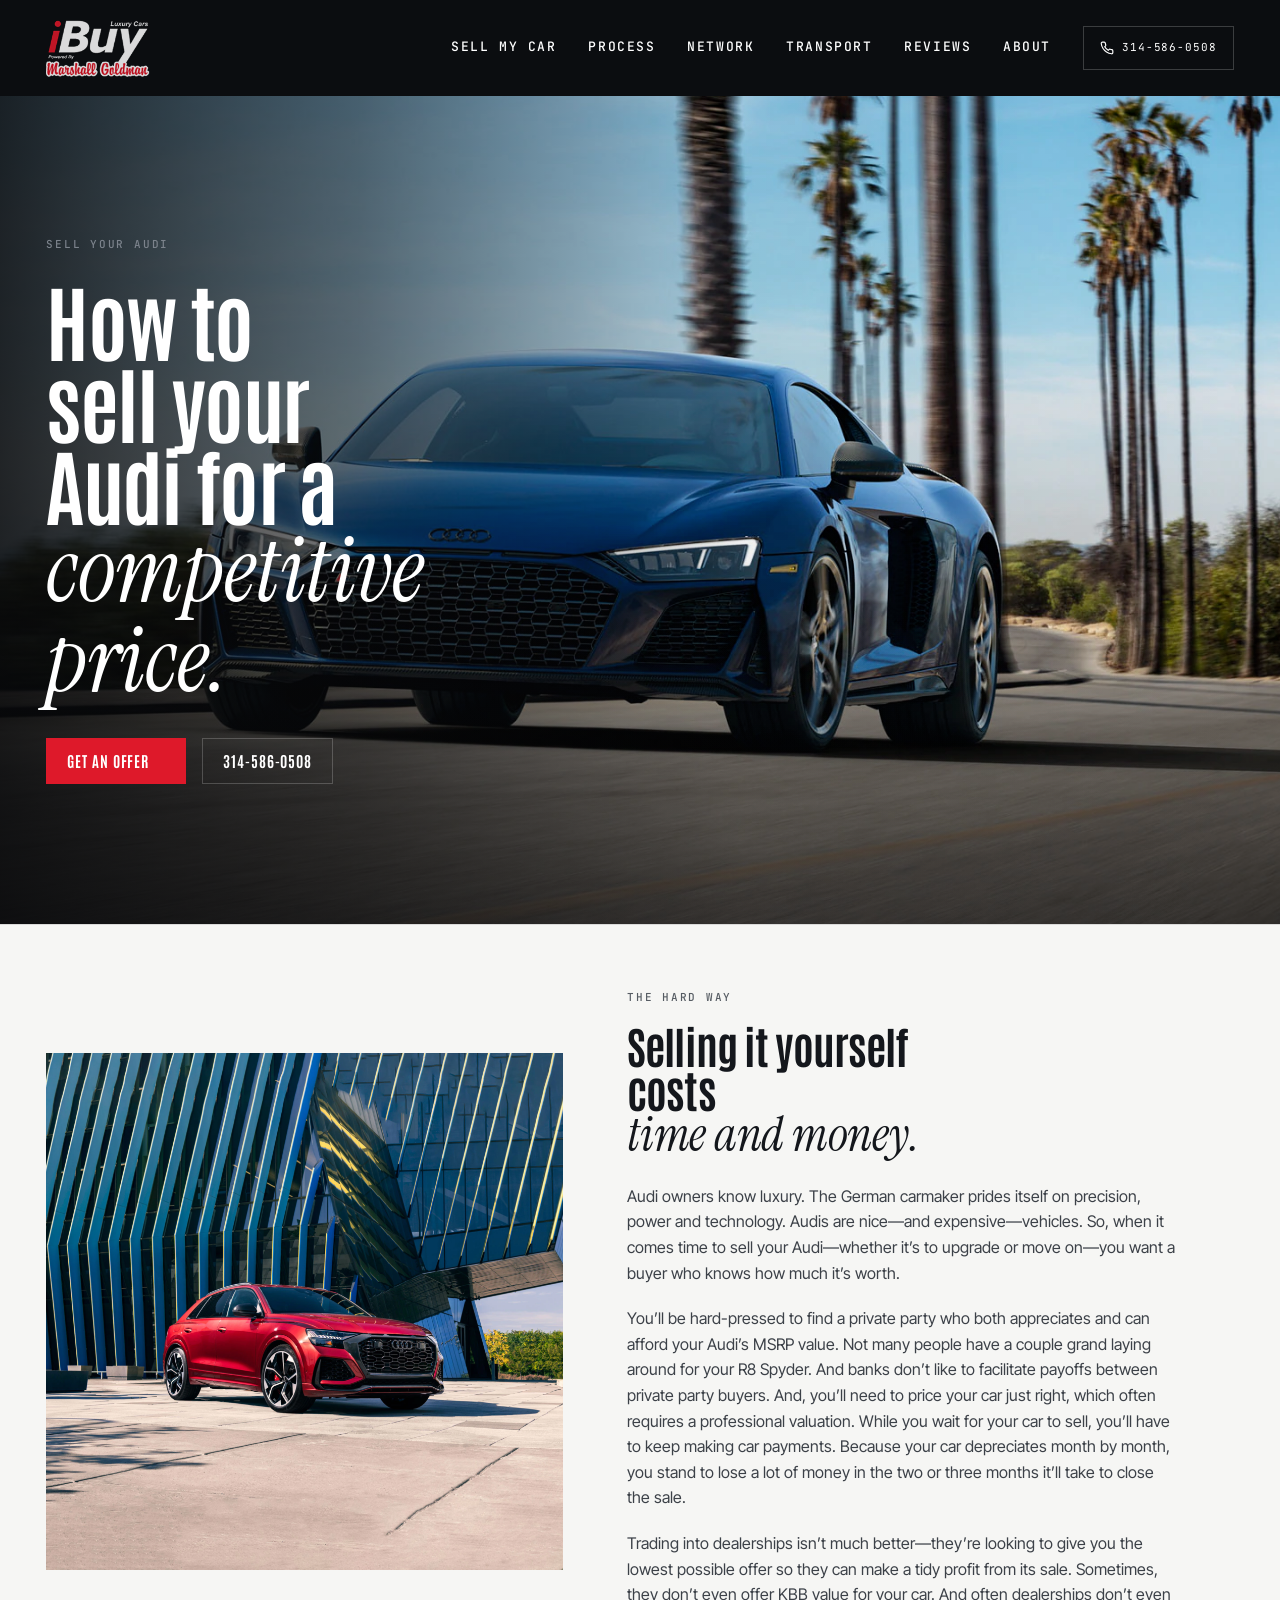
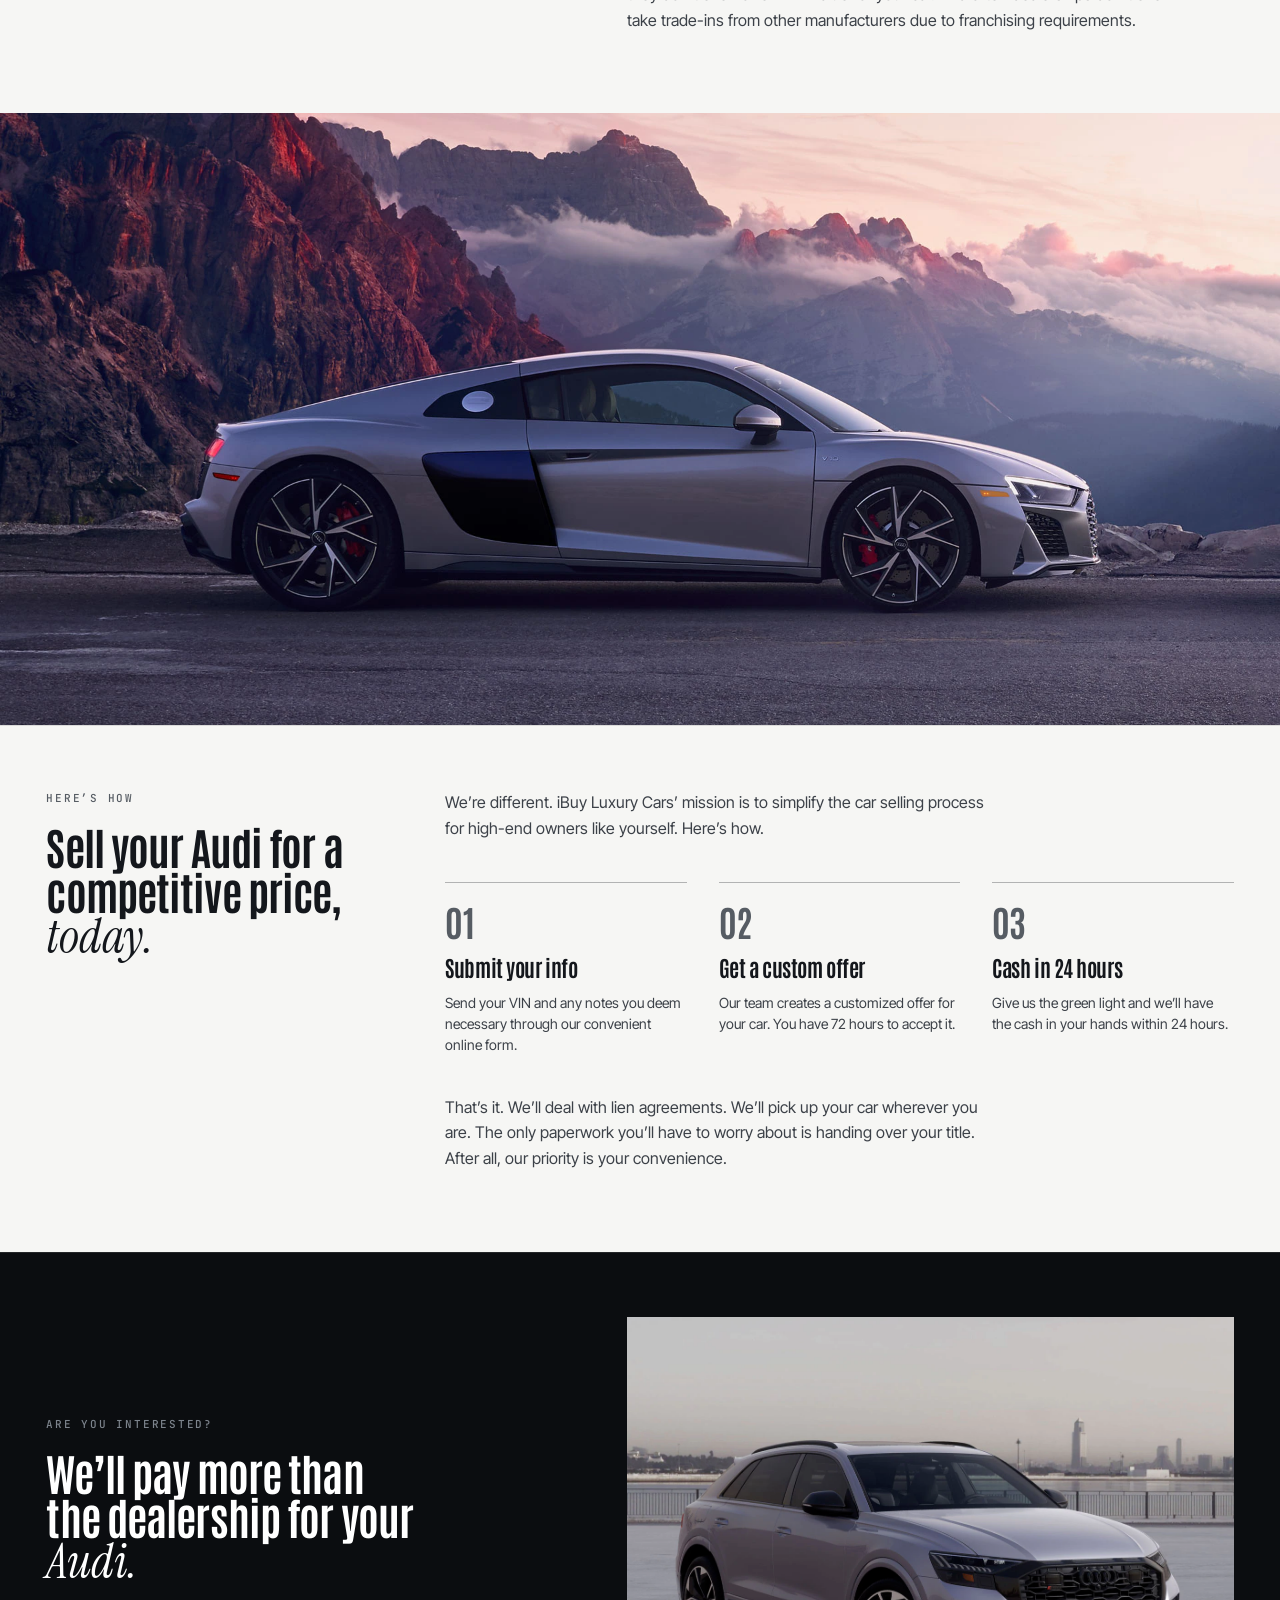
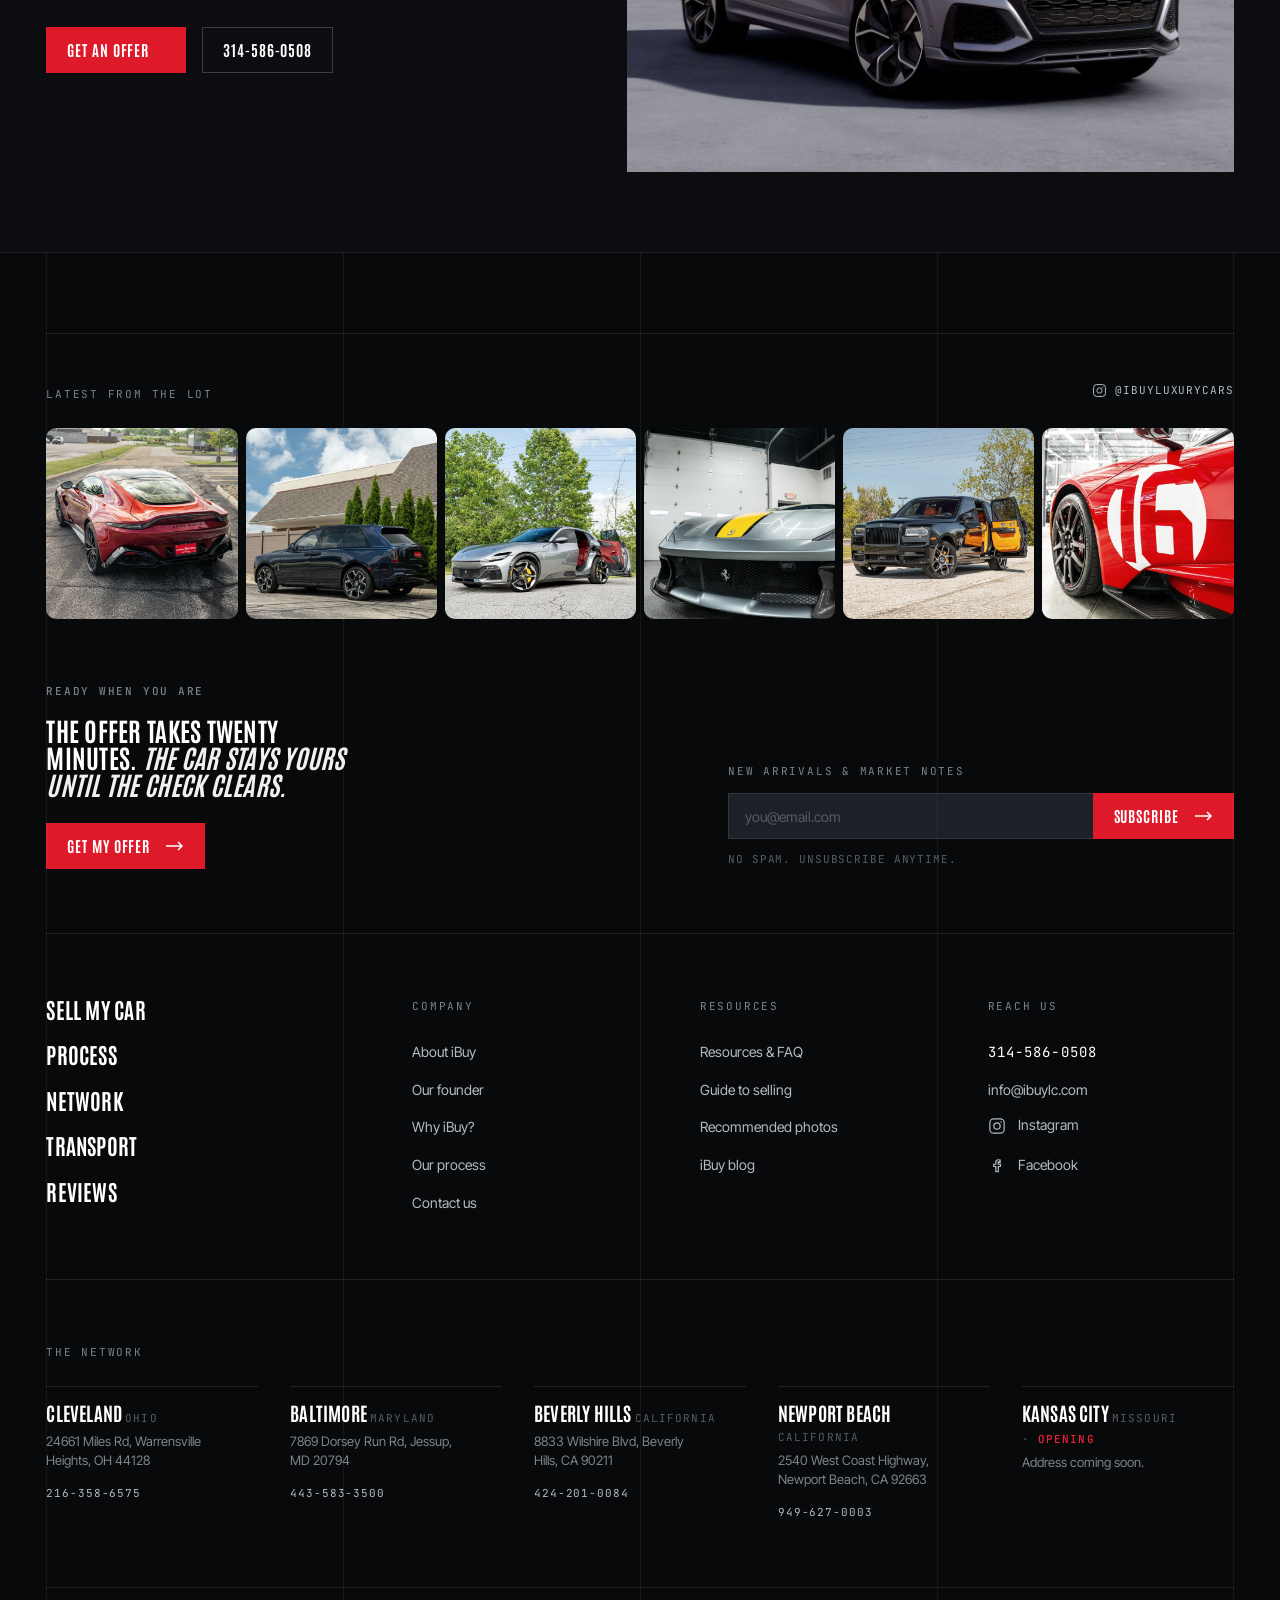
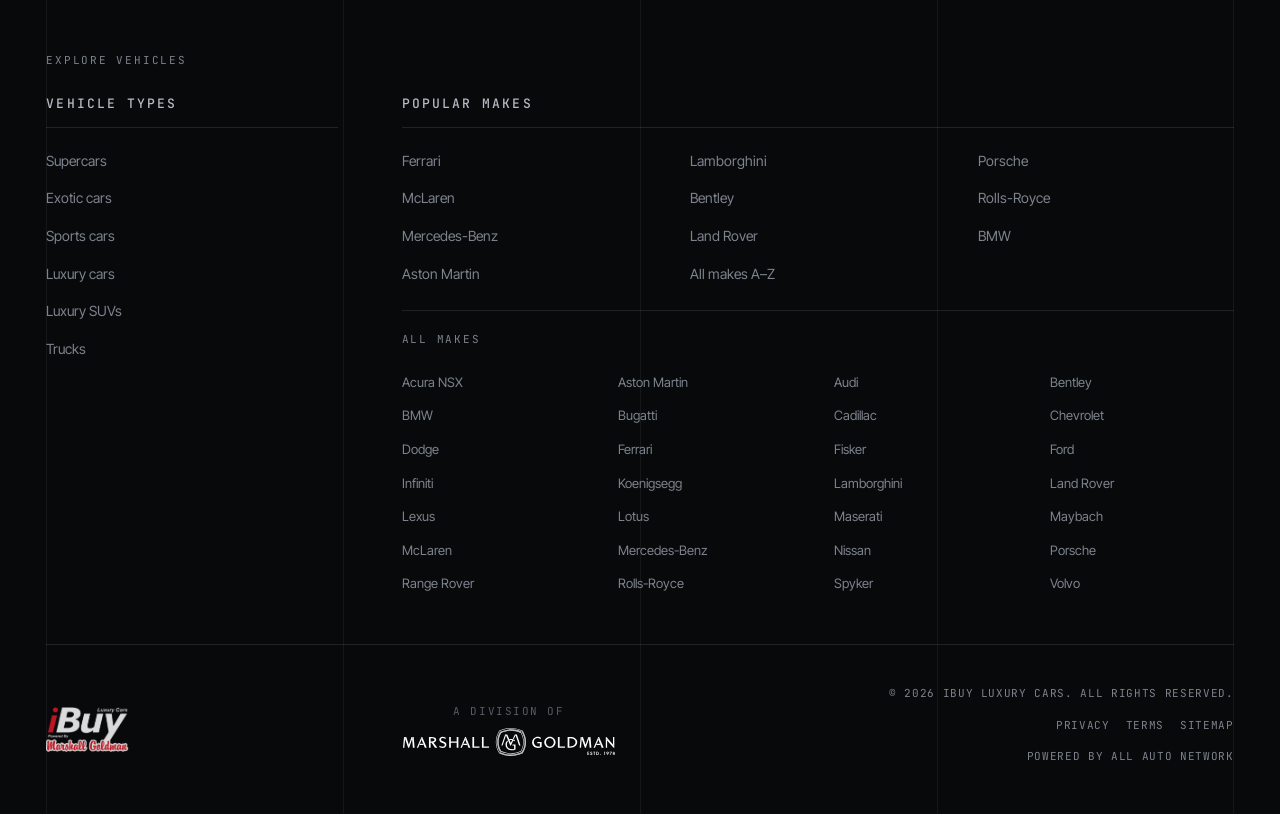
<file: redesign/make-audi.html>
<!doctype html>
<html lang="en">
<head>
  <meta charset="utf-8">
  <meta name="viewport" content="width=device-width, initial-scale=1">

  <title>Sell My Audi &mdash; iBuy Luxury Cars</title>
  <meta name="description" content="Sell your Audi for a competitive price. iBuy Luxury Cars pays more than the dealership — send your VIN, get a custom offer in 72 hours, and cash in hand within 24.">

  <link rel="preconnect" href="https://fonts.googleapis.com">
  <link rel="preconnect" href="https://fonts.gstatic.com" crossorigin>
  <link href="https://fonts.googleapis.com/css2?family=Antonio:wght@400;600;700&family=Inter+Tight:wght@400;500;600&family=Instrument+Serif:ital@0;1&family=JetBrains+Mono:wght@400;500&display=swap" rel="stylesheet">

  <link rel="stylesheet" href="css/tokens.css">
  <link rel="stylesheet" href="css/base.css">
  <link rel="stylesheet" href="css/sections/hero.css">
  <link rel="stylesheet" href="css/sections/network.css">
  <link rel="stylesheet" href="css/sections/transport.css">
  <link rel="stylesheet" href="css/sections/process.css">
  <link rel="stylesheet" href="css/sections/buy.css">
  <link rel="stylesheet" href="css/sections/reviews.css">
  <link rel="stylesheet" href="css/sections/footer.css">
  <link rel="stylesheet" href="css/sections/quote-glass.css">
  <link rel="stylesheet" href="css/footer3.css">
  <link rel="stylesheet" href="css/page.css">
</head>
<body>
  <a class="skip-link" href="#main">Skip to content</a>

  <!-- ======================================================================
       HEADER
       ====================================================================== -->
  <header class="header" id="header">
    <div class="container header__inner">

      <a class="header__logo" href="index_3.html" aria-label="iBuy Luxury Cars — home">
        <img src="assets/img/logo.png" alt="iBuy Luxury Cars, powered by Marshall Goldman" width="183" height="102">
      </a>

      <nav class="header__nav" aria-label="Main">
        <a class="header__link" href="index_3.html#quote-form">Sell my car</a>
        <a class="header__link" href="index_3.html#process">Process</a>
        <a class="header__link" href="index_3.html#network">Network</a>
        <a class="header__link" href="index_3.html#transport">Transport</a>
        <a class="header__link" href="index_3.html#reviews">Reviews</a>
        <a class="header__link" href="about.html">About</a>
      </nav>

      <a class="header__phone" href="tel:+13145860508">
        <svg viewBox="0 0 24 24" fill="none" stroke="currentColor" stroke-width="2" stroke-linecap="round" stroke-linejoin="round" aria-hidden="true">
          <path d="M22 16.92v3a2 2 0 0 1-2.18 2 19.79 19.79 0 0 1-8.63-3.07 19.5 19.5 0 0 1-6-6 19.79 19.79 0 0 1-3.07-8.67A2 2 0 0 1 4.11 2h3a2 2 0 0 1 2 1.72c.13.96.36 1.9.7 2.81a2 2 0 0 1-.45 2.11L8.09 9.91a16 16 0 0 0 6 6l1.27-1.27a2 2 0 0 1 2.11-.45c.9.34 1.85.57 2.81.7A2 2 0 0 1 22 16.92z"/>
        </svg>
        <span>314-586-0508</span>
      </a>

      <button class="header__burger" type="button" aria-label="Open menu" aria-expanded="false">
        <svg width="18" height="12" viewBox="0 0 18 12" fill="none" stroke="currentColor" stroke-width="1.5" aria-hidden="true">
          <path d="M0 1h18M0 6h18M0 11h18"/>
        </svg>
      </button>

    </div>
  </header>

  <main class="page" id="main">

    <!-- ГЕРОЙ: кинематографичный фулл-блид (Audi R8), текст поверх -->
    <section class="chero">
      <figure class="chero__media">
        <img src="assets/img/make/audi-r8-1.png" alt="Audi R8 driving on a palm-lined road" width="1920" height="926" loading="eager">
      </figure>
      <div class="container">
        <div class="chero__inner">
          <p class="eyebrow" data-rise="side">Sell your Audi</p>
          <h1 data-rise="side">How to sell your Audi for a <em>competitive price.</em></h1>
          <div class="chero__cta" data-rise>
            <a class="btn btn--primary" href="index_3.html#quote-form">Get an offer <svg viewBox="0 0 24 24" fill="none" stroke="currentColor" stroke-width="2" stroke-linecap="round" stroke-linejoin="round" aria-hidden="true"><path d="M5 12h14M13 6l6 6-6 6"/></svg></a>
            <a class="btn btn--ghost" href="tel:+13145860508">314-586-0508</a>
          </div>
        </div>
      </div>
    </section>

    <!-- ПРОБЛЕМА (светлая) — красный RS Q8 ведёт + 3 абзаца дословно -->
    <section class="psection theme-light">
      <div class="container">
        <div class="msplit">
          <figure class="msplit__media" data-rise="side">
            <img src="assets/img/make/audi-1.png" alt="Audi RS Q8 in red outside a glass building" width="1024" height="1024" loading="lazy">
          </figure>
          <div class="msplit__text">
            <p class="eyebrow" data-rise>The hard way</p>
            <h2 class="prow__head" data-rise>Selling it yourself<br>costs <em>time and money.</em></h2>
            <div class="prose" data-rise>
              <p>Audi owners know luxury. The German carmaker prides itself on precision, power and technology. Audis are nice&mdash;and expensive&mdash;vehicles. So, when it comes time to sell your Audi&mdash;whether it&rsquo;s to upgrade or move on&mdash;you want a buyer who knows how much it&rsquo;s worth.</p>
              <p>You&rsquo;ll be hard-pressed to find a private party who both appreciates and can afford your Audi&rsquo;s MSRP value. Not many people have a couple grand laying around for your R8 Spyder. And banks don&rsquo;t like to facilitate payoffs between private party buyers. And, you&rsquo;ll need to price your car just right, which often requires a professional valuation. While you wait for your car to sell, you&rsquo;ll have to keep making car payments. Because your car depreciates month by month, you stand to lose a lot of money in the two or three months it&rsquo;ll take to close the sale.</p>
              <p>Trading into dealerships isn&rsquo;t much better&mdash;they&rsquo;re looking to give you the lowest possible offer so they can make a tidy profit from its sale. Sometimes, they don&rsquo;t even offer KBB value for your car. And often dealerships don&rsquo;t even take trade-ins from other manufacturers due to franchising requirements.</p>
            </div>
          </div>
        </div>
      </div>
    </section>

    <!-- КИНЕМАТОГРАФИЧНАЯ ПЛАШКА (серебристый R8, горы) -->
    <figure class="cplate">
      <img src="assets/img/make/audi-r8-2.png" alt="Audi R8 V10 in silver against sunset mountains" width="1920" height="1080" loading="lazy">
    </figure>

    <!-- КАК ЭТО РАБОТАЕТ (светлая) — дословно + 3 шага -->
    <section class="psection theme-light">
      <div class="container">
        <div class="prow">
          <div class="prow__aside">
            <p class="eyebrow" data-rise="side">Here&rsquo;s how</p>
            <h2 class="prow__head" data-rise="side">Sell your Audi for a<br>competitive price, <em>today.</em></h2>
          </div>
          <div class="prow__body">
            <div class="prose" data-rise>
              <p>We&rsquo;re different. iBuy Luxury Cars&rsquo; mission is to simplify the car selling process for high-end owners like yourself. Here&rsquo;s how.</p>
            </div>
            <ol class="psteps" data-rise>
              <li class="pstep">
                <p class="pstep__n">01</p>
                <h3 class="pstep__t">Submit your info</h3>
                <p class="pstep__b">Send your VIN and any notes you deem necessary through our convenient online form.</p>
              </li>
              <li class="pstep">
                <p class="pstep__n">02</p>
                <h3 class="pstep__t">Get a custom offer</h3>
                <p class="pstep__b">Our team creates a customized offer for your car. You have 72 hours to accept it.</p>
              </li>
              <li class="pstep">
                <p class="pstep__n">03</p>
                <h3 class="pstep__t">Cash in 24 hours</h3>
                <p class="pstep__b">Give us the green light and we&rsquo;ll have the cash in your hands within 24 hours.</p>
              </li>
            </ol>
            <p class="prose" data-rise>That&rsquo;s it. We&rsquo;ll deal with lien agreements. We&rsquo;ll pick up your car wherever you are. The only paperwork you&rsquo;ll have to worry about is handing over your title. After all, our priority is your convenience.</p>
          </div>
        </div>
      </div>
    </section>

    <!-- CTA (тёмная) — серебристый RS Q8 + призыв дословно -->
    <section class="psection">
      <div class="container">
        <div class="msplit">
          <div class="msplit__text">
            <p class="eyebrow" data-rise>Are you interested?</p>
            <h2 class="prow__head" data-rise>We&rsquo;ll pay more than the dealership for your <em>Audi.</em></h2>
            <div class="phero__cta" data-rise>
              <a class="btn btn--primary" href="index_3.html#quote-form">Get an offer <svg viewBox="0 0 24 24" fill="none" stroke="currentColor" stroke-width="2" stroke-linecap="round" stroke-linejoin="round" aria-hidden="true"><path d="M5 12h14M13 6l6 6-6 6"/></svg></a>
              <a class="btn btn--ghost" href="tel:+13145860508">314-586-0508</a>
            </div>
          </div>
          <figure class="msplit__media" data-rise="side-right">
            <img src="assets/img/make/audi-2.png" alt="Audi RS Q8 in silver against a city skyline" width="1329" height="998" loading="lazy">
          </figure>
        </div>
      </div>
    </section>

  </main>

<footer class="footer theme-dark" role="contentinfo">

    <div class="gridlines" aria-hidden="true">
      <span></span><span></span><span></span><span></span>
    </div>

    <div class="container">

      <!-- Лента Instagram — реальные машины, выкупленные клиентом (их же снимки
           из inventory, водяной знак срезан кадрированием). Не живой виджет:
           официальное API закрыто, а сторонние виджеты тащат чужой JS и точку
           отказа. Это отобранная полоса, обновляется руками — для лидогенератора
           нормально. Каждая плитка ведёт в их аккаунт. -->
      <div class="iglive">
        <div class="iglive__head">
          <p class="footer__head">Latest from the lot</p>
          <a class="iglive__handle" href="https://www.instagram.com/ibuyluxurycars/" target="_blank" rel="noopener">
            <svg width="15" height="15" viewBox="0 0 24 24" fill="none" stroke="currentColor" stroke-width="1.6" aria-hidden="true">
              <rect x="2.5" y="2.5" width="19" height="19" rx="5"/>
              <circle cx="12" cy="12" r="4.2"/>
              <circle cx="17.4" cy="6.6" r="1" fill="currentColor" stroke="none"/>
            </svg>
            @ibuyluxurycars
          </a>
        </div>
        <ul class="iglive__grid">
          <li><a href="https://www.instagram.com/ibuyluxurycars/" target="_blank" rel="noopener"><img src="assets/img/social/ig-1.jpg" alt="A red Lamborghini bought by iBuy" width="560" height="560" loading="lazy"></a></li>
          <li><a href="https://www.instagram.com/ibuyluxurycars/" target="_blank" rel="noopener"><img src="assets/img/social/ig-2.jpg" alt="A black convertible bought by iBuy" width="560" height="560" loading="lazy"></a></li>
          <li><a href="https://www.instagram.com/ibuyluxurycars/" target="_blank" rel="noopener"><img src="assets/img/social/ig-3.jpg" alt="A grey Aston Martin Vantage bought by iBuy" width="560" height="560" loading="lazy"></a></li>
          <li><a href="https://www.instagram.com/ibuyluxurycars/" target="_blank" rel="noopener"><img src="assets/img/social/ig-4.jpg" alt="A silver Aston Martin DBS bought by iBuy" width="560" height="560" loading="lazy"></a></li>
          <li><a href="https://www.instagram.com/ibuyluxurycars/" target="_blank" rel="noopener"><img src="assets/img/social/ig-5.jpg" alt="A grey Porsche 911 bought by iBuy" width="560" height="560" loading="lazy"></a></li>
          <li><a href="https://www.instagram.com/ibuyluxurycars/" target="_blank" rel="noopener"><img src="assets/img/social/ig-6.jpg" alt="A grey Mercedes-AMG GT bought by iBuy" width="560" height="560" loading="lazy"></a></li>
        </ul>
      </div>


      <!-- Возврат к действию + подписка -->
      <div class="footer__top">
        <div class="footer__cta">
          <p class="eyebrow">Ready when you are</p>
          <p class="footer__ask">
            The offer takes twenty minutes.
            <em>The car stays yours until the check clears.</em>
          </p>
          <a class="btn btn--primary" href="index_3.html#quote-form">
            Get my offer
            <svg width="18" height="10" viewBox="0 0 18 10" fill="none" stroke="currentColor" stroke-width="1.5" aria-hidden="true">
              <path d="M0 5h16M12 1l4 4-4 4"/>
            </svg>
          </a>
        </div>

        <!-- ⚠️ Эндпоинта нет — форма пока только визуальная. -->
        <form class="signup" novalidate aria-label="Newsletter signup">
          <p class="signup__label">New arrivals &amp; market notes</p>
          <div class="signup__row">
            <input class="signup__input" type="email" name="email"
                   placeholder="you@email.com" autocomplete="email" required>
            <button class="btn btn--primary" type="submit">
              Subscribe
              <svg width="18" height="10" viewBox="0 0 18 10" fill="none" stroke="currentColor" stroke-width="1.5" aria-hidden="true">
                <path d="M0 5h16M12 1l4 4-4 4"/>
              </svg>
            </button>
          </div>
          <p class="signup__note">No spam. Unsubscribe anytime.</p>
        </form>
      </div>

      <!-- ======================================================================
           УРОВЕНЬ 1 — основная навигация. «Sell your car» = навигация нового
           одностраничника, у неё сильнейшая иерархия (ярче и крупнее). Company /
           Resources / Reach — тише. Все ссылки одностраничника — на реальные id
           секций; ссылки на отдельные страницы — точные URL с ibuylc.com.
           ====================================================================== -->
      <div class="fnav">
        <nav class="fnav__group fnav__group--primary" aria-label="Main menu">
          <ul class="flinks flinks--lead">
            <li><a href="index_3.html#quote-form">Sell my car</a></li>
            <li><a href="index_3.html#process">Process</a></li>
            <li><a href="index_3.html#network">Network</a></li>
            <li><a href="index_3.html#transport">Transport</a></li>
            <li><a href="index_3.html#reviews">Reviews</a></li>
          </ul>
        </nav>

        <nav class="fnav__group" aria-label="Company">
          <p class="footer__head">Company</p>
          <ul class="flinks">
            <li><a href="about.html">About iBuy</a></li>
            <li><a href="https://www.ibuylc.com/our-team/">Our founder</a></li>
            <li><a href="https://www.ibuylc.com/why-ibuy/">Why iBuy?</a></li>
            <li><a href="https://www.ibuylc.com/our-process/">Our process</a></li>
            <li><a href="https://www.ibuylc.com/contact-us/">Contact us</a></li>
          </ul>
        </nav>

        <nav class="fnav__group" aria-label="Resources">
          <p class="footer__head">Resources</p>
          <ul class="flinks">
            <li><a href="https://www.ibuylc.com/resources/">Resources &amp; FAQ</a></li>
            <li><a href="https://www.ibuylc.com/guide-to-selling-your-car-privately/">Guide to selling</a></li>
            <li><a href="https://www.ibuylc.com/recommended-photos/">Recommended photos</a></li>
            <li><a href="https://www.ibuylc.com/iblc-news/">iBuy blog</a></li>
          </ul>
        </nav>

        <div class="fnav__group fnav__group--reach">
          <p class="footer__head">Reach us</p>
          <ul class="flinks">
            <li><a class="flinks__strong" href="tel:+13145860508">314-586-0508</a></li>
            <li><a href="mailto:info@ibuylc.com">info@ibuylc.com</a></li>
            <li>
              <a href="https://www.instagram.com/ibuyluxurycars/" target="_blank" rel="noopener" aria-label="iBuy on Instagram">
                <svg class="flinks__ig" width="18" height="18" viewBox="0 0 24 24" fill="none" stroke="currentColor" stroke-width="1.6" aria-hidden="true"><rect x="2.5" y="2.5" width="19" height="19" rx="5"/><circle cx="12" cy="12" r="4.2"/><circle cx="17.4" cy="6.6" r="1" fill="currentColor" stroke="none"/></svg>
                Instagram
              </a>
            </li>
            <li>
              <a href="https://www.facebook.com/ibuyluxurycars/" target="_blank" rel="noopener" aria-label="iBuy on Facebook">
                <svg class="flinks__ig" width="18" height="18" viewBox="0 0 24 24" fill="none" stroke="currentColor" stroke-width="1.6" aria-hidden="true"><path d="M14 8.5h2.2V5.3C15.8 5.2 14.9 5 13.9 5c-2.1 0-3.5 1.3-3.5 3.6V11H7.6v3h2.8v7h3.3v-7h2.7l.4-3h-3.1V8.9c0-.8.2-1.4 1.3-1.4z"/></svg>
                Facebook
              </a>
            </li>
          </ul>
        </div>
      </div>


      <!-- ======================================================================
           УРОВЕНЬ 2 — СЕТЬ. Полноширинная полоса, пять локаций, разделены
           волосяными линейками (не карточки). Адреса/телефоны — те же, что на
           карте. Kansas City сохраняет статус Opening / «address coming soon».
           ====================================================================== -->
      <section class="fnet-wide" aria-label="The Marshall Goldman network">
        <p class="footer__head">The network</p>
        <ul class="fnet fnet--row">
          <li>
            <p class="fnet__city">Cleveland <span>Ohio</span></p>
            <p class="fnet__addr">24661 Miles Rd, Warrensville Heights, OH 44128</p>
            <a class="fnet__phone" href="tel:+12163586575">216-358-6575</a>
          </li>
          <li>
            <p class="fnet__city">Baltimore <span>Maryland</span></p>
            <p class="fnet__addr">7869 Dorsey Run Rd, Jessup, MD 20794</p>
            <a class="fnet__phone" href="tel:+14435833500">443-583-3500</a>
          </li>
          <li>
            <p class="fnet__city">Beverly Hills <span>California</span></p>
            <p class="fnet__addr">8833 Wilshire Blvd, Beverly Hills, CA 90211</p>
            <a class="fnet__phone" href="tel:+14242010084">424-201-0084</a>
          </li>
          <li>
            <p class="fnet__city">Newport Beach <span>California</span></p>
            <p class="fnet__addr">2540 West Coast Highway, Newport Beach, CA 92663</p>
            <a class="fnet__phone" href="tel:+19496270003">949-627-0003</a>
          </li>
          <li>
            <p class="fnet__city">Kansas City <span>Missouri &middot; <b>Opening</b></span></p>
            <p class="fnet__addr fnet__addr--soon">Address coming soon.</p>
          </li>
        </ul>
      </section>


      <!-- ======================================================================
           УРОВЕНЬ 3 — SEO-каталог. Тише основной навигации: приглушённый цвет,
           мельче, отдельно от продающего пути. Полный список марок раскрыт статично (без дропдауна) — все ссылки
           в DOM, доступны и краулятся. URL —
           точные с ibuylc.com; марки без своей страницы (Acura NSX, Koenigsegg,
           Lotus, Spyker) — простой текст, не ссылки.
           ====================================================================== -->
      <section class="fdir" aria-label="Explore vehicles">
        <p class="footer__head footer__head--quiet">Explore vehicles</p>

        <div class="fdir__grid">
          <div class="fdir__col">
            <p class="fdir__label">Vehicle types</p>
            <ul class="fdir__links">
              <li><a href="https://www.ibuylc.com/supercar/">Supercars</a></li>
              <li><a href="https://www.ibuylc.com/exotic-car/">Exotic cars</a></li>
              <li><a href="https://www.ibuylc.com/sports-car/">Sports cars</a></li>
              <li><a href="https://www.ibuylc.com/luxury-car/">Luxury cars</a></li>
              <li><a href="https://www.ibuylc.com/suv/">Luxury SUVs</a></li>
              <li><a href="https://www.ibuylc.com/truck/">Trucks</a></li>
            </ul>
          </div>

          <div class="fdir__col fdir__col--makes">
            <p class="fdir__label">Popular makes</p>
            <ul class="fdir__links fdir__links--makes">
              <li><a href="https://www.ibuylc.com/sell-my-ferrari/">Ferrari</a></li>
              <li><a href="https://www.ibuylc.com/sell-my-lamborghini/">Lamborghini</a></li>
              <li><a href="https://www.ibuylc.com/sell-my-porsche/">Porsche</a></li>
              <li><a href="https://www.ibuylc.com/make/mclaren/">McLaren</a></li>
              <li><a href="https://www.ibuylc.com/sell-my-bentley/">Bentley</a></li>
              <li><a href="https://www.ibuylc.com/sell-my-rolls-royce/">Rolls-Royce</a></li>
              <li><a href="https://www.ibuylc.com/mercedes-benz/">Mercedes-Benz</a></li>
              <li><a href="https://www.ibuylc.com/sell-my-land-rover/">Land Rover</a></li>
              <li><a href="https://www.ibuylc.com/sell-my-bmw/">BMW</a></li>
              <li><a href="https://www.ibuylc.com/sell-my-aston-martin/">Aston Martin</a></li>
              <li><a href="https://www.ibuylc.com/make/">All makes A&ndash;Z</a></li>
            </ul>

            <div class="fdir__all">
              <p class="fdir__sublabel">All makes</p>
              <ul class="fdir__links fdir__links--all">
                <li><span>Acura NSX</span></li>
                <li><a href="https://www.ibuylc.com/sell-my-aston-martin/">Aston Martin</a></li>
                <li><a href="make-audi.html">Audi</a></li>
                <li><a href="https://www.ibuylc.com/sell-my-bentley/">Bentley</a></li>
                <li><a href="https://www.ibuylc.com/sell-my-bmw/">BMW</a></li>
                <li><a href="https://www.ibuylc.com/make/bugatti/">Bugatti</a></li>
                <li><a href="https://www.ibuylc.com/make/cadillac/">Cadillac</a></li>
                <li><a href="https://www.ibuylc.com/make/chevrolet/">Chevrolet</a></li>
                <li><a href="https://www.ibuylc.com/make/dodge/">Dodge</a></li>
                <li><a href="https://www.ibuylc.com/sell-my-ferrari/">Ferrari</a></li>
                <li><a href="https://www.ibuylc.com/make/fisker/">Fisker</a></li>
                <li><a href="https://www.ibuylc.com/make/ford/">Ford</a></li>
                <li><a href="https://www.ibuylc.com/make/infiniti/">Infiniti</a></li>
                <li><span>Koenigsegg</span></li>
                <li><a href="https://www.ibuylc.com/sell-my-lamborghini/">Lamborghini</a></li>
                <li><a href="https://www.ibuylc.com/sell-my-land-rover/">Land Rover</a></li>
                <li><a href="https://www.ibuylc.com/make/lexus/">Lexus</a></li>
                <li><span>Lotus</span></li>
                <li><a href="https://www.ibuylc.com/sell-my-maserati/">Maserati</a></li>
                <li><a href="https://www.ibuylc.com/make/maybach/">Maybach</a></li>
                <li><a href="https://www.ibuylc.com/make/mclaren/">McLaren</a></li>
                <li><a href="https://www.ibuylc.com/mercedes-benz/">Mercedes-Benz</a></li>
                <li><a href="https://www.ibuylc.com/make/nissan/">Nissan</a></li>
                <li><a href="https://www.ibuylc.com/sell-my-porsche/">Porsche</a></li>
                <li><a href="https://www.ibuylc.com/sell-my-range-rover/">Range Rover</a></li>
                <li><a href="https://www.ibuylc.com/sell-my-rolls-royce/">Rolls-Royce</a></li>
                <li><span>Spyker</span></li>
                <li><a href="https://www.ibuylc.com/make/volvo/">Volvo</a></li>
              </ul>
            </div>
          </div>
        </div>
      </section>


      <!-- Нижняя строка: связь с материнским брендом обязательна -->
      <div class="footer__base">
        <a class="footer__logo" href="/" aria-label="iBuy Luxury Cars — home">
          <img src="assets/img/logo.png" alt="iBuy Luxury Cars" width="183" height="102">
        </a>

        <!-- Настоящий вордмарк Marshall Goldman (goldman_logo.svg, монохром белым)
             — клиент требовал логотип обязательно. Над ним тихая подпись связи. -->
        <a class="mglock" href="https://www.marshallgoldmanoh.com/" target="_blank" rel="noopener"
           aria-label="A division of Marshall Goldman Motor Sales">
          <span class="mglock__div">A division of</span>
          <img class="mglock__mark" src="assets/img/goldman_logo.svg"
               alt="Marshall Goldman Motor Sales" width="415" height="55">
        </a>

        <div class="footer__legal">
          <p>&copy; 2026 iBuy Luxury Cars. All rights reserved.</p>
          <nav aria-label="Legal">
            <a href="https://www.ibuylc.com/privacy-policy/">Privacy</a>
            <a href="https://www.ibuylc.com/terms-of-use/">Terms</a>
            <a href="https://www.ibuylc.com/sitemap/">Sitemap</a>
          </nav>
          <p class="footer__powered">Powered by <a href="https://www.allautonetwork.com/" target="_blank" rel="noopener">All Auto Network</a></p>
        </div>
      </div>

    </div>
  </footer>

  <!-- type="module" — main.js подхватывает data-rise, шапку, бургер. -->
  <script type="module" src="js/main.js"></script>
</body>
</html>
</file>
<file: css/tokens.css>
/* ==========================================================================
   iBuy — Design Tokens
   Единственный источник правды по цвету, типографике, ритму.
   Секции не хардкодят значения — только var().
   ========================================================================== */

:root {
  /* --- Цвет ---------------------------------------------------------------
     Тёмный кинематографичный холст. Красный — ТОЛЬКО на действии (CTA).
     Нигде больше: ни подчёркиваний, ни рамок, ни иконок. Это и держит премиум. */

  --c-void:          #08090B;   /* самый тёмный — за всем */
  --c-bg:            #0B0D10;   /* основной холст */
  --c-surface:       #14171C;   /* приподнятая поверхность (карточки) */
  --c-surface-2:     #1C2027;   /* инпуты, вложенные плашки */

  --c-glass:         rgba(11, 13, 16, 0.62);   /* стеклянная панель поверх фото */
  --c-glass-edge:    rgba(255, 255, 255, 0.10);

  --c-line:          rgba(255, 255, 255, 0.10);
  --c-line-strong:   rgba(255, 255, 255, 0.20);

  /* Вертикали колоночной сетки. Идут через всю страницу, поэтому цвет —
     отдельный токен: на светлых секциях белая линия невидима, и её надо
     перевернуть в тёмную. Живёт вместе с темой, как и все остальные. */
  --grid-line:       rgba(255, 255, 255, 0.055);

  --c-text:          #FFFFFF;
  --c-text-soft:     #B4BAC2;   /* подзаголовки, body на тёмном */
  --c-text-muted:    #7C838C;   /* второстепенное */
  --c-text-dim:      #565C64;   /* микро-лейблы, дисклеймеры */

  /* Бренд. #DE192A — исходный красный iBuy, сохраняем узнаваемость. */
  --c-brand:         #DE192A;
  --c-brand-hover:   #F02234;
  --c-brand-press:   #B3121F;
  --c-brand-glow:    rgba(222, 25, 42, 0.30);

  --c-focus:         #6FA8FF;   /* фокус-ринг — намеренно НЕ красный, чтобы читался поверх CTA */

  /* Карта. Точки рисует canvas, а не CSS, — он не знает про тему и обязан
     спросить цвет отсюда (см. network.js). Поэтому это токен, а не литерал. */
  --map-dot:      rgba(255, 255, 255, 0.34);
  --map-halo:     rgba(255, 255, 255, 0.08);
  --section-glow: rgba(255, 255, 255, 0.045);

  /* --- Светлая панель ------------------------------------------------------
     Форма — единственное место сделки на тёмном кадре. Тёмная плашка на тёмном
     фото просто растворяется, а вдобавок «тёмное + красное» там, где просят VIN
     и телефон, читается настороженно. Светлая поверхность и выстреливает,
     и внушает доверие. */
  --c-panel:        #FFFFFF;
  --c-panel-ink:    #14171C;
  /* Панель полупрозрачная (матовое стекло), поэтому её фактический фон темнее
     чистого белого. Прежний #6B7178 давал на лейблах 3.79 — ниже порога AA.
     Затемнено до контраста ≥4.5 в худшем месте кадра. */
  --c-panel-muted:  #565C63;
  --c-panel-dim:    #878D95;
  --c-panel-line:   rgba(20, 23, 28, 0.16);
  --c-panel-line-2: rgba(20, 23, 28, 0.38);

  /* --- Типографика --------------------------------------------------------
     Четыре роли, четыре гарнитуры:
     display — заголовки (плотный гротеск, уверенный)
     accent  — вторая строка заголовка: контрастная антиква, курсив
     sans    — текст и интерфейс
     mono    — микро-лейблы «телеметрией» (взято из референсов 4bd226 / 9a9da1)

     Про accent. Раньше вторую строку отделяли контуром (-webkit-text-stroke), и
     это не работало: на фотографии в герое контур тонул в светлом небе, на
     светлых секциях в 30% чёрного не читался вовсе. Контраст должен нести сам
     шрифт, а не трюк с обводкой. Instrument Serif — высококонтрастная антиква с
     тонкими засечками: против плотного конденсированного Antonio она звучит как
     другой голос, а не как тот же голос шёпотом. */

  --f-display: 'Antonio', 'Oswald', 'Helvetica Neue', sans-serif;
  --f-accent:  'Instrument Serif', 'Times New Roman', Georgia, serif;
  --f-sans:    'Inter Tight', -apple-system, BlinkMacSystemFont, 'Segoe UI', sans-serif;
  --f-mono:    'JetBrains Mono', ui-monospace, 'SF Mono', Menlo, monospace;

  /* Шкала. Fluid — герой должен дышать на 1440 и не ломаться на 390.
     Antonio конденсированный, поэтому кегль выше обычного: в ширину он не лезет. */
  --fs-display:  clamp(2.75rem, 1.35rem + 4.2vw, 5.25rem);
  --fs-h2:       clamp(1.85rem, 1.2rem + 2.4vw, 3rem);
  --fs-h3:       clamp(1.25rem, 1.05rem + 0.8vw, 1.625rem);
  --fs-lead:     clamp(1rem, 0.94rem + 0.28vw, 1.1875rem);
  --fs-body:     1rem;
  --fs-sm:       0.875rem;
  --fs-xs:       0.8125rem;
  --fs-mono:     0.6875rem;   /* 11px — микро-лейблы */

  --lh-display:  0.96;
  --lh-tight:    1.15;
  --lh-body:     1.6;

  --ls-display:  -0.035em;    /* плотный трекинг = дороже выглядит */
  --ls-tight:    -0.02em;
  --ls-mono:     0.16em;      /* разрядка для мелких капсов */

  /* --- Ритм (4px база) ---------------------------------------------------- */
  --s-1:  0.25rem;   --s-2:  0.5rem;    --s-3:  0.75rem;   --s-4:  1rem;
  --s-5:  1.25rem;   --s-6:  1.5rem;    --s-8:  2rem;      --s-10: 2.5rem;
  --s-12: 3rem;      --s-16: 4rem;      --s-20: 5rem;      --s-24: 6rem;
  --s-32: 8rem;

  /* --- Раскладка ---------------------------------------------------------- */
  --container:      1440px;
  --gutter:         clamp(1.25rem, 0.5rem + 3vw, 4rem);
  /* Шапка живёт в двух состояниях: в покое просторная (логотип во весь голос),
     на скролле ужимается — она уже не представляется, а просто держит навигацию.
     Высоты и логотип меняются вместе, иначе логотип начнёт упираться в края. */
  --header-h:       96px;
  --header-h-stuck: 66px;
  --logo-h:         58px;
  --logo-h-stuck:   38px;

  /* --- Форма ---------------------------------------------------------------
     Радиусы намеренно малые. Скруглённые «пилюли» текущего сайта = дёшево. */
  --r-sm:  4px;
  --r-md:  6px;
  --r-lg:  10px;

  --ctl-h: 46px;              /* высота инпута/кнопки. Ниже 44px опускать нельзя — палец */

  /* --- Тень и глубина ----------------------------------------------------- */
  --sh-card:  0 24px 60px -12px rgba(0, 0, 0, 0.65), 0 2px 8px rgba(0, 0, 0, 0.4);
  --sh-cta:   0 8px 24px -6px var(--c-brand-glow);

  /* --- Движение -------------------------------------------------------------
     Кривые «вылетает быстро, доезжает мягко» — экспоненциальное затухание.
     Оно и читается как дорогое: рывка в конце нет. */
  --e-out:    cubic-bezier(0.22, 1, 0.36, 1);    /* quint out */
  --e-expo:   cubic-bezier(0.16, 1, 0.30, 1);    /* expo out — самая мягкая посадка */
  --e-in-out: cubic-bezier(0.65, 0, 0.35, 1);
  /* Единственная кривая с перелётом. Только для предметов, которые «встают на
     место» — звёзды, галочка. В layout-движении перелёт читается как дешёвый. */
  --e-back:   cubic-bezier(0.34, 1.56, 0.64, 1);

  --t-fast:  180ms;
  --t-base:  320ms;
  --t-mid:   480ms;
  --t-slow:  760ms;
  --t-count: 1100ms;   /* набег цифр */

  --z-header: 100;
}

/* ==========================================================================
   СВЕТЛАЯ ТЕМА

   Не отдельный набор классов, а ПЕРЕОБЪЯВЛЕНИЕ тех же токенов на секции.
   Всё, что уже написано через var(--c-text), var(--c-line), var(--c-bg),
   переворачивается само — переписывать правила не нужно, и следующей светлой
   секции хватит одного класса.

   Решение по теме: тёмное там, где продаётся эмоция (герой, видео, кадры
   с машинами), светлое там, где делается дело (форма, отзывы, локации,
   процесс). Так же устроен сайт материнского бренда Marshall Goldman:
   тёмная шапка с инвентарём, светлое содержательное тело.
   ========================================================================== */

/* Тёмный остров ВНУТРИ светлой секции (например, плашка «You get paid before
   we collect the car»). Возвращает тёмные значения тех же токенов.

   Без этого класса плашка ломается молча: она берёт background: var(--c-void),
   а светлая тема переопределяет --c-void в СВЕТЛЫЙ — получается белый текст на
   светло-сером. Ровно на это я и наступил, когда собирал секцию. */
.theme-dark {
  --c-void:        #08090B;
  --c-bg:          #0B0D10;
  --c-surface:     #14171C;

  --c-line:        rgba(255, 255, 255, 0.10);
  --c-line-strong: rgba(255, 255, 255, 0.20);
  --grid-line:     rgba(255, 255, 255, 0.055);

  --c-text:        #FFFFFF;
  --c-text-soft:   #B4BAC2;
  --c-text-muted:  #7C838C;
  --c-text-dim:    #565C64;

  --c-brand:       #DE192A;
  --c-brand-hover: #F02234;

  background: var(--c-void);
  color: var(--c-text);
}


.theme-light {
  --c-void:        #E8E8E5;
  --c-bg:          #F6F6F4;   /* не чистый белый: белый рядом с тёмным героем звенит */
  --c-surface:     #FFFFFF;
  --c-surface-2:   #F1F3F5;

  --c-line:        rgba(20, 23, 28, 0.12);
  --c-line-strong: rgba(20, 23, 28, 0.30);
  --grid-line:     rgba(20, 23, 28, 0.09);

  --c-text:        #14171C;
  --c-text-soft:   #3C4148;
  --c-text-muted:  #565C63;
  /* На тёмной теме dim = #878D95 и это нормально. На светлой тот же серый
     даёт 3.09 — ниже порога AA: подписи штатов в списке локаций набраны им
     в 11px. Затемняем. */
  --c-text-dim:    #5F656C;

  /* Красный на светлом надо притемнить: исходный #DE192A на белом даёт
     контраст 4.0 — ниже порога AA для текста. */
  --c-brand:       #C4142A;
  --c-brand-hover: #A9101F;
  --c-brand-glow:  rgba(196, 20, 42, 0.22);

  --c-focus:       #1F6FEB;

  --map-dot:      rgba(20, 23, 28, 0.22);
  --map-halo:     rgba(20, 23, 28, 0.07);
  --section-glow: rgba(20, 23, 28, 0.035);

  background: var(--c-bg);
  color: var(--c-text);
}


/* Уважаем системную настройку. Всё «движение» ниже — необязательное. */
@media (prefers-reduced-motion: reduce) {
  :root {
    --t-fast: 1ms;
    --t-base: 1ms;
    --t-slow: 1ms;
  }
}
</file>
<file: css/base.css>
/* ==========================================================================
   iBuy — Reset + базовая типографика + примитивы, общие для всех секций
   ========================================================================== */

*, *::before, *::after { box-sizing: border-box; }

* { margin: 0; }

html {
  -webkit-text-size-adjust: 100%;
  scroll-behavior: smooth;
}

@media (prefers-reduced-motion: reduce) {
  html { scroll-behavior: auto; }
}

body {
  background: var(--c-bg);
  color: var(--c-text);
  font-family: var(--f-sans);
  font-size: var(--fs-body);
  line-height: var(--lh-body);
  -webkit-font-smoothing: antialiased;
  -moz-osx-font-smoothing: grayscale;
  overflow-x: hidden;
}

img, picture, svg, video {
  display: block;
  max-width: 100%;
}

input, button, select, textarea {
  font: inherit;
  color: inherit;
}

button { cursor: pointer; }

h1, h2, h3 {
  font-family: var(--f-display);
  font-weight: 700;
  line-height: var(--lh-tight);
  letter-spacing: var(--ls-tight);
  text-wrap: balance;
}

p { text-wrap: pretty; }

a { color: inherit; text-decoration: none; }


/* --- Доступность ---------------------------------------------------------- */

/* Единый фокус-ринг. Виден на любом фоне — тёмном, фото, красной кнопке. */
:focus-visible {
  outline: 2px solid var(--c-focus);
  outline-offset: 3px;
  border-radius: var(--r-sm);
}

.u-sr-only {
  position: absolute;
  width: 1px; height: 1px;
  padding: 0; margin: -1px;
  overflow: hidden;
  clip-path: inset(50%);
  white-space: nowrap;
}

/* Skip-link — первый таб на странице. */
.skip-link {
  position: absolute;
  top: var(--s-4);
  left: var(--s-4);
  z-index: 999;
  padding: var(--s-3) var(--s-5);
  background: var(--c-text);
  color: var(--c-void);
  font-weight: 600;
  border-radius: var(--r-md);
  transform: translateY(-200%);
  transition: transform var(--t-fast) var(--e-out);
}
.skip-link:focus { transform: translateY(0); }


/* --- Примитивы ------------------------------------------------------------ */

.container {
  width: 100%;
  max-width: var(--container);
  margin-inline: auto;
  padding-inline: var(--gutter);
}

/* Шапка фиксированная: без этого переход по якорю (#network, #process…)
   подводит секцию под её нижний край, и заголовок оказывается срезан. */
section[id] {
  scroll-margin-top: calc(var(--header-h) + var(--s-6));
}

/* --- Колоночная сетка -------------------------------------------------------
   Вертикали идут через ВСЮ страницу, а не только по герою: это конструкция
   листа, а не декорация одной секции. Обрывались на границе героя — и сразу
   читались как приём, применённый один раз.

   Цвет берётся из --grid-line, который переворачивается вместе с темой: на
   светлых секциях белая линия невидима, там она тёмная.

   z-index: 0 (не -1). При -1 линии ушли бы ПОД собственный фон секции: секции
   позиционированы с z-index: auto и своего контекста наложения не создают, так
   что отрицательный слой провалился бы за фон. Контент поднят на z-index: 1 —
   иначе волосяные линии полезли бы поверх текста. */

.gridlines {
  position: absolute;
  inset: 0;
  z-index: 0;
  pointer-events: none;
  max-width: var(--container);
  margin-inline: auto;
  padding-inline: var(--gutter);
  display: grid;
  grid-template-columns: repeat(4, 1fr);
}

.gridlines span { border-left: 1px solid var(--grid-line); }
.gridlines span:last-child { border-right: 1px solid var(--grid-line); }

section { position: relative; }
section > .container { position: relative; z-index: 1; }


/* --- Вторая строка заголовка ------------------------------------------------
   Один приём на все секции: строка внутри <em> набирается контрастной антиквой
   курсивом. Раньше здесь была обводка — она не читалась ни в герое (тонула в
   фотографии), ни на светлых секциях (30% чёрного по контуру).

   text-transform: none обязателен. Заголовки идут капсами, а курсивная антиква
   в капсах теряет ровно то, ради чего её берут — наклон и тонкие засечки.
   Смешанный регистр здесь и есть контраст: «Luxury & Exotic» рядом с
   «THE NATION’S LARGEST».

   1.08em — оптическая компенсация: рост строчных у Instrument Serif ниже, чем
   капитель Antonio, и в один кегль строка выглядела бы мельче соседних. */

/* Селектор общий, а не список секций поимённо: перечисление я забывал обновить
   при каждой новой секции, и заголовок молча выходил капсом вместо антиквы.
   <em> в заголовке значит ровно одно — вторая строка. */
main h1 em,
main h2 em {
  display: block;
  font-family: var(--f-accent);
  font-style: italic;
  font-weight: 400;
  font-size: 1.08em;
  line-height: 1;
  letter-spacing: -0.005em;
  text-transform: none;
  color: inherit;
  -webkit-text-stroke: 0;
}


/* --- Появление на скролле ---------------------------------------------------
   Секция собирается лесенкой: сначала заголовок, следом подзаголовок, следом
   содержимое. Шаг задаёт не разметка, а индекс --rise-i, который JS расставляет
   по порядку внутри секции: добавили блок — он встал в очередь сам.

   Заголовки выезжают СБОКУ, текст и блоки — СНИЗУ. Разные оси не для
   разнообразия: горизонталь читается как «строка встаёт на место», вертикаль —
   как «текст всплывает под ней». Одна ось на всё превратила бы это в общий
   подъём страницы.

   Медленно намеренно: 900мс на прозрачность, 1100мс на ход. Быстрое появление
   читается как дёрганье, а не как выезд.

   transform ставим ТОЛЬКО здесь. Если элементу нужен свой поворот или сдвиг —
   этот класс его затрёт (на вертикальном eyebrow мы на это уже наступали). */

[data-rise] {
  opacity: 0;
  transition:
    opacity   900ms var(--e-out)   calc(var(--rise-i, 0) * 130ms),
    transform 1100ms var(--e-expo) calc(var(--rise-i, 0) * 130ms);
}

/* Снизу — по умолчанию. 26px: больше — и на длинном абзаце нижняя строка
   успевает уехать из кадра и вернуться, это заметно. */
[data-rise] { transform: translateY(26px); }

/* Сбоку — заголовки и фотографии. 48px: у крупных капсов ход должен быть виден,
   иначе движение теряется в кегле.

   Две стороны, а не одна: фотография въезжает с того края, у которого стоит
   (в «How it works» они чередуются). Пусти обе слева — и это перестанет быть
   выездом картинки, а станет сдвигом всей страницы. */
[data-rise="side"]       { transform: translateX(-48px); }
[data-rise="side-right"] { transform: translateX(48px); }

[data-rise].is-in { transform: none; opacity: 1; }

@media (prefers-reduced-motion: reduce) {
  [data-rise] {
    opacity: 1;
    transform: none;
    transition: none;
  }
}


/* Микро-лейбл «телеметрией» — mono, капсы, разрядка.
   Тот самый приём из HUD-референсов. Используется по всему сайту. */
.eyebrow {
  font-family: var(--f-mono);
  font-size: var(--fs-mono);
  font-weight: 500;
  letter-spacing: var(--ls-mono);
  text-transform: uppercase;
  color: var(--c-text-muted);
}


/* --- Кнопки --------------------------------------------------------------- */

/* Прямые углы. Скругления и свечение — то, по чему макет читается как
   сгенерированный. Кнопка здесь — брусок, а не пилюля. */
.btn {
  display: inline-flex;
  align-items: center;
  justify-content: space-between;
  gap: var(--s-4);
  min-height: var(--ctl-h);
  padding: 0 var(--s-5);
  border: 1px solid transparent;
  border-radius: 0;
  /* Antonio на всех CTA. Он конденсированный, поэтому кегль выше (0.9375 против
     0.8125), а трекинг уже (0.06 против 0.14) — широкая разрядка растащила бы
     узкие капсы в решётку. Вес 700: на кнопке Antonio должен звучать уверенно. */
  font-family: var(--f-display);
  font-weight: 700;
  font-size: 0.9375rem;
  text-transform: uppercase;
  letter-spacing: 0.06em;
  white-space: nowrap;
  transition: background var(--t-base) var(--e-out),
              border-color var(--t-base) var(--e-out),
              color var(--t-base) var(--e-out);
}

/* Единственное место, где живёт красный. */
.btn--primary {
  background: var(--c-brand);
  color: #fff;
}
.btn--primary:hover { background: var(--c-brand-hover); }
.btn--primary:active { background: var(--c-brand-press); }

.btn--primary svg { transition: transform var(--t-mid) var(--e-expo); }
.btn--primary:hover svg { transform: translateX(5px); }

.btn--ghost {
  background: transparent;
  border-color: var(--c-line-strong);
  color: var(--c-text);
}
.btn--ghost:hover {
  background: rgba(255, 255, 255, 0.06);
  border-color: var(--c-text);
}

.btn--block { width: 100%; }


/* --- Поля формы ------------------------------------------------------------ */

.field { display: flex; flex-direction: column; gap: var(--s-2); }

.field__label {
  font-family: var(--f-mono);
  font-size: var(--fs-mono);
  font-weight: 500;
  letter-spacing: var(--ls-mono);
  text-transform: uppercase;
  color: var(--c-text-muted);
}

.field__optional {
  color: var(--c-text-dim);
  text-transform: none;
  letter-spacing: 0.04em;
}

/* Поле-прибор, а не залитая плашка со скруглением: одна нижняя линейка,
   прозрачный фон, моноширинный ввод. Ближе к приборной панели, чем к веб-форме. */
.field__input {
  height: var(--ctl-h);
  width: 100%;
  padding: 0 0 0 var(--s-1);
  background: transparent;
  border: 0;
  border-bottom: 1px solid var(--c-line-strong);
  border-radius: 0;
  color: var(--c-text);
  font-family: var(--f-mono);
  font-size: var(--fs-sm);
  letter-spacing: 0.02em;
  transition: border-color var(--t-base) var(--e-out),
              background var(--t-base) var(--e-out);
}

.field__input::placeholder {
  color: var(--c-text-dim);
  letter-spacing: 0.06em;
}

.field__input:hover {
  border-bottom-color: var(--c-text-muted);
  background: rgba(255, 255, 255, 0.03);
}

.field__input:focus {
  outline: none;
  border-bottom-color: var(--c-text);
  background: rgba(255, 255, 255, 0.05);
}

/* Фокус-ринг тут был бы рамкой вокруг подчёркнутого поля — это шумно.
   Видимость фокуса даёт сама линейка: она белеет и фон подсвечивается. */
.field__input:focus-visible { outline: none; }

/* Состояние ошибки выставляет JS, не :invalid — иначе поле краснеет
   ещё до того, как человек начал печатать. */
.field__input[aria-invalid='true'] {
  border-color: var(--c-brand);
  box-shadow: 0 0 0 3px var(--c-brand-glow);
}

.field__error {
  min-height: 1rem;
  font-size: var(--fs-xs);
  color: var(--c-brand-hover);
}
</file>
<file: css/sections/hero.css>
/* ==========================================================================
   SECTION 01 — HERO  (v2)

   Язык взят из референсов Alex, а не из дефолта:
   · данные вписаны в перспективу кадра, с выносными линиями (elemets, MAP)
   · нумерация глав + гигантская призрачная цифра (1home / Range Rover Velar)
   · волосяная колоночная сетка и засечки по углам (RENON)
   · конденсированные капсы (ELECTRA)
   · моно-телеметрия

   Чего здесь принципиально НЕТ: скруглений, backdrop-blur, карточек,
   свечения под кнопкой, полосы «As seen in».
   ========================================================================== */

/* --- Шапка ---------------------------------------------------------------- */

.header {
  position: fixed;
  inset: 0 0 auto 0;
  z-index: var(--z-header);
  height: var(--header-h);
  display: flex;
  align-items: center;
  border-bottom: 1px solid transparent;
  transition: background var(--t-base) var(--e-out),
              border-color var(--t-base) var(--e-out),
              height var(--t-mid) var(--e-out);
}

.header.is-stuck {
  height: var(--header-h-stuck);
  background: var(--c-void);
  border-bottom-color: var(--c-line);
}

.header__inner {
  display: flex;
  align-items: center;
  gap: var(--s-8);
}

.header__logo {
  display: flex;
  align-items: center;
  min-height: 44px;
}

/* Логотип ужимается вместе с шапкой. Кривая та же, что у высоты, — иначе
   логотип и шапка приезжают в разное время, и это видно. */
.header__logo img {
  height: var(--logo-h);
  width: auto;
  transition: height var(--t-mid) var(--e-out);
}

.header.is-stuck .header__logo img { height: var(--logo-h-stuck); }

.header__nav {
  display: flex;
  align-items: center;
  gap: var(--s-8);
  margin-left: auto;
}

/* Пункты меню — моно-капсы с разрядкой. Не «ссылки на сайте», а подписи на
   приборе. Крупнее и ярче обычного моно-лейбла: это навигация, её должно быть
   видно, а не угадывать. */
.header__link {
  position: relative;
  padding: var(--s-2) 0;
  font-family: var(--f-mono);
  font-size: 0.8125rem;
  font-weight: 500;
  letter-spacing: 0.12em;
  text-transform: uppercase;
  color: var(--c-text);
  transition: color var(--t-fast) var(--e-out);
}
.header__link:hover { color: var(--c-brand-hover); }

.header__link::after {
  content: '';
  position: absolute;
  left: 0; bottom: 0;
  width: 100%; height: 1px;
  background: currentColor;
  transform: scaleX(0);
  transform-origin: left;
  transition: transform var(--t-base) var(--e-out);
}
.header__link:hover::after { transform: scaleX(1); }

.header__phone {
  display: inline-flex;
  align-items: center;
  justify-content: center;
  gap: var(--s-2);
  min-height: 44px;
  min-width: 44px;
  padding: var(--s-2) var(--s-4);
  border: 1px solid var(--c-line-strong);
  border-radius: 0;
  font-family: var(--f-mono);
  font-size: var(--fs-mono);
  letter-spacing: 0.08em;
  transition: background var(--t-fast) var(--e-out),
              border-color var(--t-fast) var(--e-out);
}
.header__phone:hover {
  background: rgba(255, 255, 255, 0.07);
  border-color: var(--c-text);
}
.header__phone svg { width: 14px; height: 14px; flex: none; }

.header__burger {
  display: none;
  width: 44px; height: 44px;
  align-items: center;
  justify-content: center;
  background: none;
  border: 1px solid var(--c-line-strong);
  border-radius: 0;
}


/* --- Каркас --------------------------------------------------------------- */

.hero {
  position: relative;
  min-height: 92svh;
  display: flex;
  flex-direction: column;
  padding-top: var(--header-h);
  overflow: hidden;
  isolation: isolate;
}

/* Медиа. Сразу <video> — клиент просил кинематографичный видео-герой, съёмка
   будет через несколько недель. Пока источника нет, браузер показывает poster,
   и это ровно тот же кадр. Менять разметку потом не придётся. */
/* Маска на САМОМ кадре, а не только скрим поверх него. Скрим гасил фото
   затемнением — но к линии обрыва оставалось несколько процентов яркости, и
   они срезались ножом: тонкая, но абсолютно чёткая горизонталь.

   Маска убирает не яркость, а сам пиксель: к нижнему краю кадра его уже нет,
   обрываться нечему. Резкий переход становится невозможен по построению —
   при любой высоте кадра и любом макете. */
.hero__media {
  position: absolute;
  inset: 0;
  z-index: -3;
  -webkit-mask-image: linear-gradient(to bottom, #000 0%, #000 74%, rgba(0, 0, 0, 0.45) 90%, transparent 100%);
          mask-image: linear-gradient(to bottom, #000 0%, #000 74%, rgba(0, 0, 0, 0.45) 90%, transparent 100%);
}

.hero__media video,
.hero__media img {
  width: 100%;
  height: 100%;
  object-fit: cover;
  object-position: 50% 68%;
}

/* Скрим — только под текстом слева. Кадр справа должен дышать. */
.hero__scrim {
  position: absolute;
  inset: 0;
  z-index: -2;
  background:
    linear-gradient(100deg,
      rgba(8, 9, 11, 0.93) 0%,
      rgba(8, 9, 11, 0.76) 24%,
      rgba(8, 9, 11, 0.34) 46%,
      rgba(8, 9, 11, 0.04) 66%,
      rgba(8, 9, 11, 0.00) 100%),
    /* Низ кадра. Раньше ступень тут была видна: фото гасло за 9% высоты (≈70px)
       и упиралось в границу секции ещё живым. Растворитель длинный — фото
       уходит в цвет секции постепенно, и стык перестаёт существовать.
       Цвет тот же, что у .network (--c-bg), поэтому шва нет вовсе. */
    linear-gradient(to top,
      var(--c-bg) 0%,
      var(--c-bg) 5%,
      rgba(11, 13, 16, 0.94) 11%,
      rgba(11, 13, 16, 0.70) 19%,
      rgba(11, 13, 16, 0.34) 30%,
      transparent 46%),
    linear-gradient(to bottom,
      rgba(8, 9, 11, 0.62) 0%,
      transparent 18%);
}

/* Колоночная сетка поверх кадра — конструкция, а не декор. Продолжается во всех
   секциях ниже (.gridlines в base.css), поэтому цвет берётся из общего токена. */
.hero__grid {
  position: absolute;
  inset: 0;
  z-index: -1;
  pointer-events: none;
  max-width: var(--container);
  margin-inline: auto;
  padding-inline: var(--gutter);
  display: grid;
  grid-template-columns: repeat(4, 1fr);
}

.hero__grid span {
  border-left: 1px solid var(--grid-line);
}
.hero__grid span:last-child {
  border-right: 1px solid var(--grid-line);
}

/* --- Земля -----------------------------------------------------------------
   Типографика лежит на бетоне в перспективе. Ключ — rotateX: буквы не «поверх
   фото», а на его плоскости. Ровно приём elemets.jpg и MAP.jpg.

   Вырез машин для этого не нужен: земля и так перед ними.

   Координаты подобраны под кадр hero-lineup.jpg — площадка перед линейкой.
   Сменится кадр или придёт видео — правится здесь, больше нигде. */

/* Плоскость садится на открытый бетон перед машинами: левее — колонка
   заголовка, правее — панель формы, ниже — прибор и лента. */
.hero__ground {
  position: absolute;
  left: 31%;   /* правее абзаца в левой колонке */
  right: 31%;  /* левее панели формы */
  bottom: 20%; /* выше прибора и ленты */
  z-index: -1;
  pointer-events: none;
  overflow: hidden;   /* длинная строка не должна выехать под форму */
  perspective: 520px;
  perspective-origin: 50% 0%;

  /* Молчит, пока нечего показать. Проступает на бетоне только под цифру. */
  opacity: 0;
  transition: opacity var(--t-base) var(--e-out);
}

.hero__ground.is-live { opacity: 1; }

.ground__plane {
  transform: rotateX(64deg);
  transform-origin: 50% 0%;
  text-align: center;
  /* Дальний край растворяется — плоскость уходит вдаль, а не обрывается. */
  -webkit-mask-image: linear-gradient(to bottom, transparent 0%, #000 20%, #000 76%, transparent 100%);
          mask-image: linear-gradient(to bottom, transparent 0%, #000 20%, #000 76%, transparent 100%);
}

/* Смена надписи на земле — не подмена текста, а перезапись: старое уплывает
   вглубь площадки, новое выступает из неё. JS вешает .is-swapping на время
   подмены (см. main.js → writeGround). */
.ground__line,
.ground__figure,
.ground__line--sub {
  transition: opacity var(--t-base) var(--e-out),
              transform var(--t-mid) var(--e-expo);
}

.hero__ground.is-swapping .ground__line,
.hero__ground.is-swapping .ground__figure,
.hero__ground.is-swapping .ground__line--sub {
  opacity: 0;
  transform: translateY(-10px);
}

.ground__line {
  font-family: var(--f-mono);
  font-size: 0.8125rem;
  letter-spacing: 0.34em;
  text-transform: uppercase;
  color: rgba(255, 255, 255, 0.60);
  margin-bottom: var(--s-3);
  white-space: nowrap;
}

.ground__line--sub {
  margin: var(--s-3) 0 0;
  font-size: 0.75rem;
  letter-spacing: 0.28em;
  color: rgba(255, 255, 255, 0.40);
}

/* Главная цифра. Она и лежит на бетоне перед машинами. */
.ground__figure {
  font-family: var(--f-display);
  font-size: clamp(1.75rem, 2.7vw, 3.25rem);
  font-weight: 700;
  line-height: 0.92;
  letter-spacing: 0.02em;
  text-transform: uppercase;
  font-variant-numeric: tabular-nums;
  /* Не белый: буквы нанесены НА бетон, а не светятся над ним. */
  color: rgba(255, 255, 255, 0.82);
  white-space: nowrap;
  transition: opacity var(--t-fast) var(--e-out);
}

/* Пока прибор считает — цифра на земле дышит, как живые показания. */
.hero__ground.is-working .ground__figure { opacity: 0.45; }


/* z-index выше меток: подпись к машине не имеет права наехать на форму. */
.hero__inner {
  position: relative;
  z-index: 2;
  display: grid;
  grid-template-columns: minmax(0, 1fr) minmax(0, 420px);
  /* align-content: center — центрирует по вертикали ВЕСЬ блок (текст + форма
     как одно целое) в свободном поле под шапкой.

     align-items: stretch — тянет обе колонки на высоту строки, а её задаёт
     самый высокий элемент (форма). Благодаря этому верх текста совпадает с
     верхом формы, а низ левой колонки — с низом формы. На этом и держится
     выравнивание trust bar по нижней линии формы: он просто прижат к низу
     своей колонки (margin-top: auto), и подгонять отступы не нужно —
     сменится высота формы, логотипы уедут за ней сами. */
  align-content: center;
  align-items: stretch;
  gap: var(--s-16);
  flex: 1;
  padding-block: var(--s-8);
}


/* --- Левая колонка --------------------------------------------------------- */

/* Ширину задаёт колонка сетки, а не max-width: конденсированный Antonio
   при жёстком ограничении рассыпается по слову на строку.

   Колонка — flex-столбец: текст сверху, trust bar прижат к низу (margin-top:
   auto). Колонка растянута до высоты формы, поэтому логотипы садятся ровно
   на её нижнюю линию. */
.hero__copy {
  position: relative;
  display: flex;
  flex-direction: column;
}

/* Метка главы: 01 — красная засечка — подпись. */
.hero__chapter {
  display: flex;
  align-items: center;
  gap: var(--s-3);
  margin-bottom: var(--s-6);
}

.hero__chapter b {
  font-family: var(--f-mono);
  font-size: var(--fs-mono);
  font-weight: 500;
  letter-spacing: var(--ls-mono);
  color: var(--c-text);
}

.hero__chapter i {
  width: 24px;
  height: 1px;
  background: var(--c-brand);
  flex: none;
}

.hero__title {
  font-family: var(--f-display);
  font-size: var(--fs-display);
  font-weight: 700;
  line-height: 0.88;
  letter-spacing: 0.005em;
  text-transform: uppercase;
  text-wrap: initial;
  margin-bottom: var(--s-6);
}

/* «Luxury & Exotic» набирается контрастной антиквой — правило одно на все
   секции и живёт в base.css. Здесь только цвет: чуть тише белого, чтобы строка
   не спорила с двумя капсовыми. */
.hero__title em { color: rgba(255, 255, 255, 0.94); }

.hero__lead {
  font-size: var(--fs-body);
  line-height: 1.55;
  color: var(--c-text-soft);
  max-width: 40ch;
  margin-bottom: var(--s-8);
}

.hero__lead strong {
  color: var(--c-text);
  font-weight: 600;
}


/* --- Trust bar -------------------------------------------------------------
   Логотипы взяты с живого сайта клиента и перекрашены в белый: исходники
   чёрные (рисовались под светлый фон) и на тёмном кадре были бы не видны.

   Приглушены до 55%: это подпорка доверия, а не витрина чужих брендов.
   Оживают под курсором — тогда становится понятно, что они кликабельны
   (ссылки на публикации подставит клиент). */

.trust {
  display: flex;
  align-items: center;
  gap: var(--s-8);
  flex-wrap: wrap;
  /* Прижимает полосу к низу левой колонки — а её низ совпадает с низом формы. */
  margin-top: auto;
  padding-top: var(--s-10);
}

.trust__label {
  font-family: var(--f-mono);
  font-size: var(--fs-mono);
  letter-spacing: var(--ls-mono);
  text-transform: uppercase;
  color: var(--c-text-dim);
  white-space: nowrap;
}

.trust__list {
  display: flex;
  align-items: center;
  gap: clamp(var(--s-6), 3vw, var(--s-12));
  flex-wrap: wrap;
  list-style: none;
  padding: 0;
  margin: 0;
}

/* Монохром. Логотипы приходят в своих цветах — фиолетовый Roku, красный
   CarBuzz, зелёный Trustpilot. В полосе доверия это радуга, которая дерётся
   с нашим единственным акцентом. brightness(0) гасит любой цвет в чёрный,
   invert(1) поднимает его в чистый белый — работает с любым логотипом,
   не трогая сами файлы. */
.trust__logo {
  width: auto;
  filter: brightness(0) invert(1);
  opacity: 0.5;
  transition: opacity var(--t-base) var(--e-out);
}

/* Высоты — поштучно, по ОПТИЧЕСКОМУ весу, а не по одной линейке.
   Fox и stl свёрстаны в две строки: при равной высоте они выглядят мелкими
   рядом со словесными знаками, а те — громоздкими. Выравниваем на глаз,
   а не по числу. */
.trust__logo--fox   { height: 44px; }
.trust__logo--stl   { height: 46px; }
.trust__logo--roku  { height: 28px; }
.trust__logo--buzz  { height: 23px; }
.trust__logo--trust { height: 29px; }

.trust__list li:hover .trust__logo { opacity: 1; }

/* Сеть Marshall Goldman — требование клиента №3. Тонкой строкой, как
   выходные данные, а не как «ещё один блок». */
.hero__network {
  font-family: var(--f-mono);
  font-size: var(--fs-mono);
  letter-spacing: 0.1em;
  text-transform: uppercase;
  color: var(--c-text-dim);
  margin-bottom: var(--s-5);
}

.hero__network span {
  display: block;
  margin-top: var(--s-2);
  color: var(--c-text-soft);
}


/* --- Приборный блок --------------------------------------------------------
   Один слот, два состояния. По умолчанию общие цифры; при наведении на машину
   в ленте внизу — телеметрия этой машины. Панели лежат друг на друге в гриде,
   поэтому переключение не дёргает раскладку. */

.readout {
  display: grid;
  align-items: end;
  min-height: 76px;
}

/* Кросс-фейд, а не подмена. Уходящая панель поднимается и тает, приходящая
   всплывает снизу с небольшой задержкой — они не сталкиваются в кадре. */
.readout__pane {
  grid-area: 1 / 1;
  opacity: 0;
  visibility: hidden;
  transform: translateY(10px);
  transition: opacity var(--t-base) var(--e-out),
              transform var(--t-mid) var(--e-expo),
              visibility 0s linear var(--t-mid);
}

.readout__pane.is-active {
  opacity: 1;
  visibility: visible;
  transform: none;
  /* Задержка 70ms — уходящая панель успевает убраться, и глаз не ловит наложение. */
  transition: opacity var(--t-base) var(--e-out) 70ms,
              transform var(--t-slow) var(--e-expo) 70ms,
              visibility 0s;
}

/* Состояние по умолчанию — «5.7 s | 250 km/h» из Velar. */
.readout__stats {
  display: flex;
  flex-wrap: wrap;
  list-style: none;
  padding: 0;
}

.readout__stats li {
  padding-right: var(--s-5);
  margin-right: var(--s-5);
  border-right: 1px solid var(--c-line);
}
.readout__stats li:last-child { border-right: 0; margin-right: 0; }

.readout__stats b {
  display: block;
  font-family: var(--f-display);
  font-size: 1.5rem;
  font-weight: 700;
  line-height: 1;
}

.readout__stats span {
  display: block;
  margin-top: var(--s-2);
  font-family: var(--f-mono);
  font-size: var(--fs-mono);
  letter-spacing: 0.1em;
  text-transform: uppercase;
  color: var(--c-text-dim);
}

/* Состояние «машина» */
.readout__name {
  font-family: var(--f-mono);
  font-size: var(--fs-mono);
  letter-spacing: 0.1em;
  text-transform: uppercase;
  color: var(--c-text);
  margin-bottom: var(--s-3);
}

.readout__grid {
  display: flex;
  flex-wrap: wrap;
  margin: 0;
}

.readout__grid > div {
  padding-right: var(--s-5);
  margin-right: var(--s-5);
  border-right: 1px solid var(--c-line);
}
.readout__grid > div:last-child { border-right: 0; margin-right: 0; }

.readout__grid dt {
  font-family: var(--f-mono);
  font-size: var(--fs-mono);
  letter-spacing: 0.1em;
  text-transform: uppercase;
  color: var(--c-text-dim);
  margin-bottom: var(--s-2);
}

.readout__grid dd {
  margin: 0;
  font-family: var(--f-display);
  font-size: 1.375rem;
  font-weight: 700;
  line-height: 1;
}

/* Сумма — единственная цифра, ради которой всё затевалось. */
.readout__grid dd[data-slot='paid'] { color: var(--c-brand); }


/* --- Живая оценка ----------------------------------------------------------
   Главное состояние прибора. Считается, пока человек набирает форму:
   сайт обещает «no lowballing» — здесь он это обещание выполняет на глазах. */

.readout__status {
  font-weight: 500;
  color: var(--c-brand);
  letter-spacing: 0.1em;
}

/* Мигает, пока идёт счёт. */
.readout__status.is-working {
  animation: blink 900ms steps(2, end) infinite;
}

@keyframes blink { 50% { opacity: 0.25; } }

@media (prefers-reduced-motion: reduce) {
  .readout__status.is-working { animation: none; }
}

/* Сумму на широком экране несёт ЗЕМЛЯ — здесь она была бы вторым экземпляром
   той же цифры на одном экране. Показываем её тут только там, где земли нет
   (узкие экраны, см. медиазапрос ниже). */
.readout__figure {
  display: none;
  font-family: var(--f-display);
  font-size: clamp(2rem, 1.2rem + 2.2vw, 3rem);
  font-weight: 700;
  line-height: 1;
  letter-spacing: 0.01em;
  /* Табличные цифры: при прокрутке разряды не должны прыгать по ширине. */
  font-variant-numeric: tabular-nums;
  margin-bottom: var(--s-2);
}

/* Доказательство. Всплывает ровно там, где у человека сомнение «занизят». */
.readout__compare {
  font-family: var(--f-mono);
  font-size: var(--fs-mono);
  letter-spacing: 0.08em;
  text-transform: uppercase;
  color: var(--c-text-muted);
  min-height: 1rem;
}

.readout__compare b {
  color: var(--c-text);
  font-weight: 500;
}


/* --- Выносные линии к машинам ----------------------------------------------
   Главный приём из elemets.jpg / MAP.jpg: подпись не лежит поверх кадра,
   а привязана тонкой линией к объекту в нём. Точка — на машине, линия — вверх,
   подпись — на конце. Живёт только на широком экране, где кадр не обрезан. */

.hero__tags {
  position: absolute;
  inset: 0;
  z-index: 1;
  pointer-events: none;
  display: none;
}

.tag {
  position: absolute;
  display: flex;
  flex-direction: column;
  align-items: flex-start;
}

/* Точка на машине */
.tag::after {
  content: '';
  position: absolute;
  left: -3px;
  bottom: -3px;
  width: 6px;
  height: 6px;
  border: 1px solid rgba(255, 255, 255, 0.9);
  border-radius: 50%;
  background: rgba(255, 255, 255, 0.15);
}

/* Выносная линия вверх от точки */
.tag__line {
  width: 1px;
  height: var(--tag-h, 54px);
  background: linear-gradient(to bottom,
    rgba(255, 255, 255, 0.55),
    rgba(255, 255, 255, 0.15));
  order: 2;
}

.tag__label {
  order: 1;
  padding-bottom: var(--s-2);
  transform: translateX(-2px);
  font-family: var(--f-mono);
  font-size: var(--fs-mono);
  letter-spacing: 0.1em;
  text-transform: uppercase;
  color: rgba(255, 255, 255, 0.92);
  white-space: nowrap;
  text-shadow: 0 1px 12px rgba(0, 0, 0, 0.85);
}

.tag__label small {
  display: block;
  font-size: 0.625rem;
  letter-spacing: 0.08em;
  color: rgba(255, 255, 255, 0.5);
}

/* Позиции подобраны по кадру hero-lineup.jpg. Сменится фото/видео —
   пересчитать здесь, больше нигде.
   Держимся левее панели формы (она начинается примерно с 66%): подпись,
   заезжающая под панель, — это мусор, а не приём. Две метки, не три:
   третья упиралась в форму, а сдержанность тут читается как вкус. */
.tag--a { left: 35%; bottom: 33%; --tag-h: 52px; }   /* Ferrari 812 */
.tag--b { left: 49%; bottom: 36%; --tag-h: 74px; }   /* Lamborghini Revuelto */

@media (min-width: 1200px) {
  .hero__tags { display: block; }
}


/* --- Правая колонка: форма-прибор ------------------------------------------
   Не карточка. Панель: прямые углы, волосяная рамка, плотный фон,
   никакого блюра. Засечки по углам — из RENON. */

/* Белая панель на тёмном кадре. Она обязана «выстреливать»: это единственное
   место сделки на экране. Тёмная плашка на тёмном фото растворялась.
   Тень — не декор, а то, что отрывает панель от фотографии. */
/* СВЕТЛОЕ матовое стекло, а не тёмная карточка с блюром.
   Тёмная полупрозрачная плашка со скруглениями — самый узнаваемый след
   нейросети, и мы её уже один раз выбросили. Здесь стекло работает иначе:
   панель остаётся белой и продолжает выстреливать с тёмного кадра, но
   фотография слегка проступает сквозь неё — как через матовое архитектурное
   стекло. Углы прямые, свечения нет.

   0.88, а не 0.7: ниже этого белый перестаёт держать контраст, и панель
   снова начинает тонуть в фото — ровно то, от чего мы уходили. */
.quote {
  position: relative;
  background: rgba(255, 255, 255, 0.88);
  backdrop-filter: blur(28px) saturate(1.2);
  -webkit-backdrop-filter: blur(28px) saturate(1.2);
  color: var(--c-panel-ink);
  border: 0;
  border-radius: 0;
  /* Компактнее: панель — прибор, а не просторная карточка. */
  padding: var(--s-6) var(--s-5) var(--s-5);
  box-shadow: 0 40px 90px -24px rgba(0, 0, 0, 0.85),
              0 8px 24px -8px rgba(0, 0, 0, 0.5);
}

/* Если браузер не умеет backdrop-filter — панель обязана остаться
   непрозрачной, иначе текст ляжет прямо на фотографию. */
@supports not ((backdrop-filter: blur(1px)) or (-webkit-backdrop-filter: blur(1px))) {
  .quote { background: var(--c-panel); }
}

/* Красная засечка по углам — единственный акцент, оставшийся от тёмной версии. */
.quote::before,
.quote::after {
  content: '';
  position: absolute;
  width: 10px;
  height: 10px;
  border: 1px solid var(--c-brand);
}
.quote::before { top: -1px; left: -1px; border-right: 0; border-bottom: 0; }
.quote::after  { bottom: -1px; right: -1px; border-left: 0; border-top: 0; }

.quote__head {
  padding-bottom: var(--s-3);
  border-bottom: 1px solid var(--c-panel-line);
  margin-bottom: var(--s-5);
}

.quote__title {
  font-family: var(--f-display);
  font-size: 1.5rem;
  font-weight: 700;
  line-height: 1;
  letter-spacing: 0.02em;
  text-transform: uppercase;
  color: var(--c-panel-ink);
}


/* --- Поля внутри белой панели ----------------------------------------------
   Базовые .field рассчитаны на тёмный фон: белый текст, светлые линейки.
   На белом они бы просто исчезли. Перекрашиваем в пределах .quote. */

.quote .field__label { color: var(--c-panel-muted); }
.quote .field__optional { color: var(--c-panel-dim); }

/* Настоящие поля ввода, а не подчёркнутые линейки.
   Линейка выглядела приборно, но глазом не читалась как место, куда пишут:
   у неё нет ни границы, ни «дна». Заливка + рамка возвращают полю понятную
   форму — человек видит коробку и понимает, что в неё вводят.

   Радиус 2px, а не 8-10: скругления — то, по чему макет опознаётся как
   сгенерированный, но абсолютно острый угол на поле ввода выглядит грубо.
   Два пикселя снимают резкость, не превращая поле в «пилюлю». */
.quote .field__input {
  height: var(--ctl-h);
  padding: 0 var(--s-4);
  background: #F1F3F5;
  border: 1px solid #D7DBDF;
  border-bottom: 1px solid #D7DBDF;
  border-radius: 2px;
  color: var(--c-panel-ink);
}

.quote .field__input::placeholder { color: var(--c-panel-dim); }

.quote .field__input:hover {
  background: #EAEDF0;
  border-color: #B9BFC5;
}

/* В фокусе поле белеет — оно «открылось». Рамка темнеет, вокруг мягкий ореол:
   он заменяет системный фокус-ринг, который на светлой панели смотрелся бы
   инородно. */
.quote .field__input:focus {
  background: #FFFFFF;
  border-color: var(--c-panel-ink);
  box-shadow: 0 0 0 3px rgba(20, 23, 28, 0.10);
}

.quote .field__input[aria-invalid='true'] {
  border-color: var(--c-brand);
  background: rgba(222, 25, 42, 0.04);
  box-shadow: none;
}

.quote .field__input[aria-invalid='true']:focus {
  box-shadow: 0 0 0 3px var(--c-brand-glow);
}

.quote .field__error { color: var(--c-brand-press); }

.quote__grid {
  display: grid;
  grid-template-columns: 1fr 1fr;
  gap: var(--s-3) var(--s-5);
  margin-bottom: var(--s-5);
}

.quote__grid .field--full { grid-column: 1 / -1; }



/* --- Телеметрия сети -------------------------------------------------------
   Требование клиента №3: сеть Marshall Goldman и пять локаций. Ставим прямо
   в герой отдельной полосой — как приборная строка, а не как «ещё один блок». */

/* Полоса под прибор и ленту. Сейчас они закомментированы в разметке, но стили
   остаются: раскомментируют — заработает без правок. */
.hero__rail {
  position: relative;
  display: flex;
  align-items: flex-end;
  justify-content: space-between;
  gap: var(--s-8);
  padding-bottom: var(--s-4);
}

.instrument {
  display: flex;
  flex-direction: column;
  gap: var(--s-2);
  flex: 1;
  min-width: 0;
}

/* --- Живая линейка ---------------------------------------------------------
   Наведение или фокус на машине перещёлкивает приборный блок слева.
   Кнопки, а не div: работает с клавиатуры и с тача, читается скринридером. */

.lineup {
  display: flex;
  align-items: center;
  gap: var(--s-6);
  flex-wrap: wrap;
  border-top: 1px solid var(--c-line-strong);
}

.lineup__label {
  font-family: var(--f-mono);
  font-size: var(--fs-mono);
  letter-spacing: var(--ls-mono);
  text-transform: uppercase;
  color: var(--c-text-dim);
  white-space: nowrap;
}

.lineup__list {
  display: flex;
  align-items: center;
  gap: var(--s-5);
  flex-wrap: wrap;
  list-style: none;
  padding: 0;
}

/* Засечка сверху — деление на шкале. Активная краснеет. */
.lineup__item {
  position: relative;
  /* 44px — палец. Текст прижат к низу, засечка остаётся наверху. */
  display: inline-flex;
  align-items: flex-end;
  min-height: 44px;
  padding: var(--s-3) 0 var(--s-2);
  background: none;
  border: 0;
  font-family: var(--f-mono);
  font-size: var(--fs-mono);
  letter-spacing: 0.1em;
  text-transform: uppercase;
  color: var(--c-text-muted);
  white-space: nowrap;
  transition: color var(--t-base) var(--e-out),
              transform var(--t-mid) var(--e-expo);
}

/* Засечка вырастает и краснеет — но не прыжком: expo-кривая сажает её мягко. */
.lineup__item::before {
  content: '';
  position: absolute;
  top: 0;
  left: 0;
  width: 1px;
  height: 6px;
  background: var(--c-line-strong);
  transition: height var(--t-mid) var(--e-expo),
              background var(--t-base) var(--e-out);
}

.lineup__item:hover,
.lineup__item:focus-visible,
.lineup__item.is-active {
  color: var(--c-text);
  /* Микросдвиг вверх: элемент «поднимается» под курсор, а не просто белеет. */
  transform: translateY(-2px);
}

.lineup__item:hover::before,
.lineup__item:focus-visible::before,
.lineup__item.is-active::before {
  height: 14px;
  background: var(--c-brand);
}

/* --- Появление -------------------------------------------------------------
   Своей анимации у героя больше нет. Он ездит на общем [data-rise] из base.css:
   на сайте не должно быть двух разных механик появления — одна на загрузке,
   другая на скролле. Герой просто оказывается в кадре сразу, поэтому его
   лесенка играет на загрузке. */


/* --- Заглушка следующей секции (удалить, когда сделаем Section 02) --------- */

.next-stub {
  min-height: 42svh;
  display: flex;
  align-items: center;
  background: var(--c-bg);
  border-top: 1px solid var(--c-line);
}


/* ==========================================================================
   Адаптив
   ========================================================================== */

/* ==========================================================================
   НИЗКИЕ ЭКРАНЫ

   Герой обязан помещаться целиком, а не обрезаться. Ширина тут ни при чём —
   виновата ВЫСОТА: на 1180×560 форма уходила на 46px за нижний край, и кнопка
   «Get my offer» — главное действие страницы — оказывалась за фолдом.

   Поэтому запросы по height, а не по width. Жмём то, что дышит: шапку, кегль
   заголовка, отступы и высоту полей. Ничего не прячем — на маленьком ноутбуке
   человек должен видеть тот же герой, только плотнее.
   ========================================================================== */

@media (max-height: 800px) {
  :root {
    --header-h:       76px;
    --header-h-stuck: 58px;
    --logo-h:         46px;
    --logo-h-stuck:   34px;
    --ctl-h:          42px;
    --fs-display:     clamp(2.25rem, 1rem + 3.2vw, 3.6rem);
  }

  .hero__inner { padding-block: var(--s-5); gap: var(--s-10); }
  .hero__title { margin-bottom: var(--s-4); }
  .hero__lead  { margin-bottom: var(--s-5); }

  .quote { padding: var(--s-5) var(--s-5) var(--s-4); }

  .trust { padding-top: var(--s-6); gap: var(--s-6); }
  .trust__logo--fox   { height: 34px; }
  .trust__logo--stl   { height: 36px; }
  .trust__logo--roku  { height: 22px; }
  .trust__logo--buzz  { height: 18px; }
  .trust__logo--trust { height: 23px; }
}

@media (max-height: 660px) {
  :root {
    --header-h:       64px;
    --header-h-stuck: 52px;
    --logo-h:         38px;
    --logo-h-stuck:   30px;
    --ctl-h:          38px;
    --fs-display:     clamp(1.9rem, 0.9rem + 2.6vw, 2.9rem);
  }

  .hero__inner { padding-block: var(--s-4); }
  .hero__lead  { margin-bottom: var(--s-4); }

  .quote { padding: var(--s-4); }

  .trust { padding-top: var(--s-5); gap: var(--s-5); }
  .trust__logo--fox   { height: 26px; }
  .trust__logo--stl   { height: 28px; }
  .trust__logo--roku  { height: 17px; }
  .trust__logo--buzz  { height: 14px; }
  .trust__logo--trust { height: 18px; }
}

@media (max-width: 1080px) {
  .hero { min-height: auto; }

  /* Земля живёт перспективой, а перспектива живёт шириной. На узкой колонке
     наклонённая плоскость превращается в нечитаемую кашу — убираем её,
     и сумму снова несёт прибор. */
  .hero__ground { display: none; }
  .readout__figure { display: block; }

  .hero__inner {
    grid-template-columns: 1fr;
    align-items: start;
    gap: var(--s-10);
    padding-block: var(--s-10) var(--s-10);
  }

  .hero__lead { max-width: 48ch; }

  .quote { max-width: 520px; }

  /* Кадр становится полосой сверху: горизонтальное фото, растянутое на всю
     высоту стопки, зумится так, что от линейки машин ничего не остаётся. */
  .hero__media,
  .hero__scrim {
    height: 68svh;
    inset: 0 0 auto 0;
  }

  .hero__scrim {
    background: linear-gradient(to bottom,
      rgba(8, 9, 11, 0.84) 0%,
      rgba(8, 9, 11, 0.68) 20%,
      rgba(8, 9, 11, 0.62) 52%,
      rgba(8, 9, 11, 0.86) 80%,
      var(--c-bg) 100%);
  }

  .hero__grid { display: none; }
}

@media (max-width: 860px) {
  .header__nav { display: none; }

  .header__phone {
    order: 2;
    margin-left: auto;
    padding: var(--s-2) var(--s-3);
  }
  .header__phone span { display: none; }

  .header__burger { order: 3; display: inline-flex; }

  /* stretch, а не flex-start: при flex-start блок сжимается по контенту,
     а контент — лента с nowrap. Она распирала прибор шире экрана, и всё
     лишнее просто срезалось body { overflow-x: hidden }. Тянем на 100%
     и явно разрешаем сжатие через min-width: 0, иначе overflow-x у ленты
     не работает — ей нужна определённая ширина. */
  .hero__rail {
    flex-direction: column;
    align-items: stretch;
    gap: var(--s-4);
  }

  .instrument,
  .lineup {
    width: 100%;
    min-width: 0;
  }

  .lineup { gap: var(--s-3); }

  /* Лента уезжает в горизонтальный скролл, а не сыпется в пять строк. */
  .lineup__list {
    flex-wrap: nowrap;
    overflow-x: auto;
    gap: var(--s-5);
    width: 100%;
    min-width: 0;
    padding-bottom: var(--s-1);
    scrollbar-width: none;
  }
  .lineup__list::-webkit-scrollbar { display: none; }
}

@media (max-width: 560px) {
  /* Те же два состояния, но теснее: на 390px шапка в 96px съедает четверть
     экрана. Переопределяем токены — правила высоты и логотипа не трогаем. */
  :root {
    --header-h:       72px;
    --header-h-stuck: 56px;
    --logo-h:         42px;
    --logo-h-stuck:   30px;
  }

  .quote { padding: var(--s-6) var(--s-5) var(--s-5); }

  /* Два поля в ряд на узком экране — тесно. В колонку. */
  .quote__grid { grid-template-columns: 1fr; }

  /* Во flex три показателя переносились «2 + 1» с висящей линейкой.
     Сетка держит их в строку.
     minmax(0, 1fr), а не 1fr: у 1fr минимум — min-content, и длинное
     «Newport Beach» распирало колонку за край экрана. */
  .readout__stats,
  .readout__grid {
    display: grid;
    grid-template-columns: repeat(3, minmax(0, 1fr));
  }

  .readout__stats li,
  .readout__grid > div {
    padding-right: var(--s-3);
    margin-right: 0;
    min-width: 0;
  }

  .readout__stats b,
  .readout__grid dd {
    font-size: 1rem;
    line-height: 1.15;
    overflow-wrap: break-word;
  }

  .readout__stats span,
  .readout__grid dt { font-size: 0.625rem; letter-spacing: 0.06em; }

  .readout { min-height: 88px; }
  .readout__name { font-size: 0.625rem; }
}
</file>
<file: css/sections/network.css>
/* ==========================================================================
   SECTION 02 — NETWORK
   Точечная карта США, локации Marshall Goldman, дуги перегона между ними.
   Язык тот же, что в герое: волосяные линейки, моно-подписи, красный только
   на активном состоянии. Никаких скруглений и блюра.
   ========================================================================== */

/* Верхний отступ как у остальных секций — заголовок больше не липнет к границе
   с героем. Нижний оставлен ужатым: карта всё ещё должна помещаться в один экран
   ноутбука, иначе низ страны уходит за край. Воздух добавляем сверху, где он
   ничего не ломает.

   Линейки сверху нет намеренно: фото героя растворяется в этот же цвет, и любая
   граница тут же выдаёт стык, который мы и убираем. */
.network {
  position: relative;
  padding-block: var(--s-16) var(--s-16);
  background: var(--c-bg);
  overflow: hidden;
}

/* Свет сбоку. Не по центру: центральное свечение читается как виньетка от
   софтбокса и выдаёт «сделано в CSS». Смещённый источник ведёт себя как свет,
   падающий на местность откуда-то извне кадра — и держит наклон карты.

   Два слоя: холодный белый слева-сверху даёт объём, тёплый красный справа-снизу
   подхватывает фирменный цвет и не даёт секции стать серой. Оба на грани
   видимости — их работа в том, чтобы их не замечали.

   Цвета из токенов: на светлой теме белое свечение было бы невидимым. */
.network::before {
  content: '';
  position: absolute;
  inset: 0;
  pointer-events: none;
  /* Белое свечение — по центру: оно светит на карту, а не в угол секции.
     Чуть выше середины (46%), потому что карта висит в верхней половине —
     ровно 50% увели бы свет под неё.

     Красное осталось сбоку: два источника в центре погасили бы друг друга в
     сплошную виньетку — ту самую, что читается как «сделано в CSS». */
  background:
    radial-gradient(62% 70% at 50% 46%, var(--section-glow), transparent 70%),
    radial-gradient(38% 48% at 88% 76%, rgba(222, 25, 42, 0.10), transparent 70%);
}


/* --- Шапка секции ---------------------------------------------------------- */

/* 74ch, а не 62: на 62 абзац разворачивался в пять строк и один этой лишней
   строкой выталкивал карту за нижний край экрана. Шире — четыре строки. */
.network__head {
  position: relative;
  max-width: 74ch;
  margin-bottom: var(--s-4);
}

.network__title {
  font-family: var(--f-display);
  font-size: var(--fs-h2);
  font-weight: 700;
  line-height: 0.94;
  letter-spacing: 0.01em;
  text-transform: uppercase;
  margin-bottom: var(--s-6);
}

/* Тот же приём, что в герое: смысловая часть — контуром, не цветом.
   currentColor, а не белый: на светлой теме белый контур исчезает. */
/* Антиква вместо контура — общее правило в base.css. */
.network__title em { color: rgba(255, 255, 255, 0.94); }

.network__lead {
  font-size: var(--fs-lead);
  line-height: 1.6;
  color: var(--c-text-soft);
}

.network__lead strong {
  color: var(--c-text);
  font-weight: 600;
}


/* --- Раскладка ------------------------------------------------------------- */

.network__body {
  position: relative;
  display: grid;
  grid-template-columns: minmax(0, 1fr) minmax(0, 300px);
  gap: var(--s-16);
  align-items: start;
}


/* --- Карта ----------------------------------------------------------------- */

/* Наклон делает из схемы местность. Но «2010» в наклонённых картах создаёт не
   наклон, а то, что вокруг него: выдавленная плита с боковой стенкой, глянцевый
   градиент, скос, тени, объёмные булавки. Ничего этого здесь нет.
   Глубину даёт ДЫМКА к горизонту, а не фаска. */
/* Коробка держит наклонённую плоскость ЦЕЛИКОМ. Наклон сжимает её по высоте,
   но перспектива при этом РАСШИРЯЕТ ближний край — если не дать запаса,
   страна обрезается по бокам и снизу.

   perspective 2400px, а не 1500: чем дальше камера, тем слабее раздувается
   ближний край. Наклон остаётся, а страна перестаёт вылезать за кадр. */
/* Коробка держит наклонённую плоскость с запасом СНИЗУ: без него южный край
   страны упирался в подпись под картой, и снизу она выглядела обрезанной.
   Дуги от этого не страдают — они рисуются в слое с overflow: visible
   и спокойно уходят выше коробки. */
.map {
  position: relative;
  margin: 0 0 var(--s-10);
  aspect-ratio: 1000 / 450;
  perspective: 2400px;
  perspective-origin: 50% 45%;
}

/* 38°. Потолок здесь не вкус, а читаемость: на 50° силуэт США схлопывается
   в абстрактную сетку, и карта теряет единственное, ради чего она тут.

   БЕЗ scale. Масштабировать плоскость нельзя: вместе с ней съедут в размере
   подписи городов, а они должны остаться читаемыми. Место карте даём коробкой,
   а не растяжением. */
/* Поля по бокам — не декоративный отступ, а ЗАПАС ПОД ПЕРСПЕКТИВУ.
   Наклон приближает нижний край к камере, и он раздувается примерно на 5%.
   Без запаса страна обрезается слева и справа. */
.map__stage {
  position: absolute;
  left: 4%;
  right: 4%;
  top: 50%;
  aspect-ratio: 1000 / 528;
  transform: translateY(-50%) rotateX(38deg);
  transform-origin: 50% 60%;
  transform-style: preserve-3d;

  /* ДЫМКИ ЗДЕСЬ НЕТ, И ЭТО НАМЕРЕННО.

     Была маска, гасившая дальний край «для глубины». Но точки страны и так
     нарисованы при 26% непрозрачности, и маска глушила их ещё вдвое: 0.26 x 0.5
     это ~0.13 — северные штаты растворялись в фоне. Формально страна была на
     месте, а глазами её там не было. Карта читалась обрезанной.

     Глубину и без того дают наклон и дуги, летящие НАД плоскостью. Верхний край
     страны — это её настоящая северная граница, а не горизонт, и растворять
     её незачем. */
}

/* Точки страны. Canvas, а не SVG: точек 3094, и в DOM они убивают анимацию. */
.map__dots {
  position: absolute;
  inset: 0;
  width: 100%;
  height: 100%;
}

/* Маркеры и подписи — В наклонённой плоскости. Подписи ложатся на местность,
   кольца пинга становятся эллипсами: так и выглядит круг на плоскости,
   уходящей в перспективу. */
.map__svg {
  position: absolute;
  inset: 0;
  width: 100%;
  height: 100%;
  overflow: visible;
}

/* Слой дуг. НЕ наклонён и лежит поверх: маршрут должен лететь НАД страной,
   а не быть покрашен на асфальте. */
.map__air {
  position: absolute;
  inset: 0;
  width: 100%;
  height: 100%;
  overflow: visible;
  pointer-events: none;
}

/* Дуга перегона между локациями (требование клиента №3). */
.arc {
  fill: none;
  stroke: var(--c-brand);
  stroke-width: 1.4;
  opacity: 0.75;
  vector-effect: non-scaling-stroke;
}


/* --- Маркеры --------------------------------------------------------------- */

.marker__dot {
  fill: var(--c-text);
  transition: fill var(--t-base) var(--e-out),
              r var(--t-mid) var(--e-expo);
}

.marker__halo {
  fill: var(--map-halo);
  opacity: 0;
  transition: opacity var(--t-base) var(--e-out);
}


/* --- Пинг источника --------------------------------------------------------
   Точка, из которой расходятся дуги, бьёт кольцами — как радар.
   Живёт ТОЛЬКО на активном маркере: если пульсируют все пять, источник
   ничем не выделен, и приём не работает.

   transform-box: fill-box обязателен. Без него transform-origin у SVG-круга
   считается от вьюпорта, а не от самого круга, и кольца разлетаются в угол. */

.marker__ping {
  fill: none;
  stroke: var(--c-brand);
  stroke-width: 1.5;
  opacity: 0;
  transform-box: fill-box;
  transform-origin: center;
}

/* Время ЛИНЕЙНОЕ, и это принципиально. С expo-кривой (--e-out) почти весь
   прогресс съедается в первые кадры: на 10% цикла кольцо уже прозрачное на 60%.
   Волна не расходится, а вспыхивает и гаснет. Форму задаём кейфреймами. */
.marker.is-active .marker__ping {
  animation: ping 2.8s linear infinite;
}

/* Сдвиг по фазе — кольца идут волнами, а не одним толчком. */
.marker.is-active .marker__ping:nth-of-type(2) { animation-delay: 0.93s; }
.marker.is-active .marker__ping:nth-of-type(3) { animation-delay: 1.86s; }

@keyframes ping {
  0% {
    transform: scale(1);
    opacity: 0;
    stroke-width: 2;
  }
  /* Волна рождается почти мгновенно... */
  8% { opacity: 0.9; }

  /* ...потом расходится с замедлением: половина пути за 40% времени. */
  40% {
    transform: scale(5.5);
    opacity: 0.42;
    stroke-width: 1.1;
  }

  100% {
    transform: scale(9);   /* r=4 → радиус 36px: на карте это уже читается */
    opacity: 0;
    stroke-width: 0.4;     /* кольцо истончается, уходя — как настоящая волна */
  }
}

/* Подписи живут ВНУТРИ svg: кегль задан в единицах viewBox и масштабируется
   вместе с плоскостью. Поэтому число здесь крупнее, чем кажется — на экране
   оно ужимается вместе с картой. */
.marker__label {
  font-family: var(--f-mono);
  font-size: 19px;
  font-weight: 500;
  letter-spacing: 0.1em;
  text-transform: uppercase;
  fill: var(--c-text-soft);
  text-anchor: middle;
  transition: fill var(--t-base) var(--e-out);
}

/* Подписи по краям карты не должны улетать за кадр. */
.marker[data-city='baltimore'] .marker__label,
.marker[data-city='newportBeach'] .marker__label { text-anchor: start; }

/* Источник светится — точка, из которой бьют волны и расходятся дуги,
   должна быть самым горячим местом на карте. */
.marker.is-active .marker__dot {
  fill: var(--c-brand);
  r: 5.5;
  filter: drop-shadow(0 0 7px var(--c-brand));
}

.marker.is-active .marker__halo { opacity: 1; }
.marker.is-active .marker__label { fill: var(--c-text); }

/* Локация, которая ещё не открылась: контур вместо заливки. Честнее, чем
   рисовать её наравне с работающими. */
.marker--soon .marker__dot {
  fill: transparent;
  stroke: var(--c-text-muted);
  stroke-width: 1.5;
}
.marker--soon.is-active .marker__dot {
  fill: transparent;
  stroke: var(--c-brand);
}

/* Спящие локации — просто точки. Пульсировать должен ОДИН источник,
   а не все пятеро: иначе глазу не за что зацепиться. */

@media (prefers-reduced-motion: reduce) {
  .marker__ping { animation: none !important; opacity: 0; }
}


/* Подпись лежит ПОД картой, а не на ней. Раньше она стояла на -1.5rem от низа
   коробки и накрывала южные штаты — Техас и Флориду, — из-за чего карта снизу
   читалась обрезанной. Именно это и было «карту не видно целиком». */
.map__note {
  position: absolute;
  left: 0;
  top: calc(100% + var(--s-3));
}


/* --- Список локаций -------------------------------------------------------- */

.locs {
  list-style: none;
  padding: 0;
  margin: 0 0 var(--s-8);
  border-top: 1px solid var(--c-line);
}

.loc {
  display: flex;
  align-items: baseline;
  justify-content: space-between;
  gap: var(--s-4);
  width: 100%;
  min-height: 56px;
  padding: var(--s-4) 0;
  background: none;
  border: 0;
  border-bottom: 1px solid var(--c-line);
  text-align: left;
  transition: padding-left var(--t-mid) var(--e-expo);
}

/* Строка выезжает вправо под курсором — движение вместо подсветки фоном. */
.loc:hover,
.loc:focus-visible,
.loc.is-active { padding-left: var(--s-3); }

.loc__city {
  font-family: var(--f-display);
  font-size: 1.375rem;
  font-weight: 700;
  letter-spacing: 0.02em;
  text-transform: uppercase;
  color: var(--c-text-muted);
  transition: color var(--t-base) var(--e-out);
}

.loc:hover .loc__city,
.loc:focus-visible .loc__city,
.loc.is-active .loc__city { color: var(--c-text); }

.loc__state {
  font-family: var(--f-mono);
  font-size: var(--fs-mono);
  letter-spacing: 0.12em;
  text-transform: uppercase;
  color: var(--c-text-dim);
  white-space: nowrap;
}

.loc__state b {
  color: var(--c-brand);
  font-weight: 500;
}


/* --- Панель локации -------------------------------------------------------- */

/* Высота зафиксирована по САМОМУ ВЫСОКОМУ состоянию (замерено: 124px —
   у Cleveland и Newport Beach адрес переносится на две строки, у остальных
   он в одну). Без этого панель прыгала на 16px при каждой смене города,
   и вместе с ней дёргался низ секции. */
.locpanel {
  min-height: 128px;
  padding-left: var(--s-4);
  border-left: 1px solid var(--c-line-strong);
  opacity: 0;
  transform: translateY(8px);
  transition: opacity var(--t-base) var(--e-out),
              transform var(--t-mid) var(--e-expo);
}

.locpanel.is-open {
  opacity: 1;
  transform: none;
}

.locpanel__name {
  font-family: var(--f-mono);
  font-size: var(--fs-mono);
  letter-spacing: 0.12em;
  text-transform: uppercase;
  color: var(--c-text);
  margin-bottom: var(--s-2);
}

.locpanel__address {
  font-size: var(--fs-sm);
  line-height: 1.5;
  color: var(--c-text-soft);
  margin-bottom: var(--s-3);
}

.locpanel__phone {
  display: inline-block;
  min-height: 44px;
  padding-top: var(--s-2);
  font-family: var(--f-mono);
  font-size: var(--fs-sm);
  letter-spacing: 0.06em;
  color: var(--c-brand);
  transition: color var(--t-fast) var(--e-out);
}
.locpanel__phone:hover { color: var(--c-brand-hover); }
.locpanel__phone[hidden] { display: none; }


/* ==========================================================================
   Адаптив
   ========================================================================== */

@media (max-width: 1080px) {
  .network { padding-block: var(--s-16); }

  .network__body {
    grid-template-columns: 1fr;
    gap: var(--s-12);
  }

  .network__head { margin-bottom: var(--s-12); }

  /* Подпись остаётся абсолютной. Если сделать её static, она всплывает НАВЕРХ
     карты: canvas и svg позиционированы абсолютно, и она — единственный
     элемент в потоке. Просто освобождаем ей место под фигурой. */
  .map { margin-bottom: var(--s-8); }
}

@media (max-width: 560px) {
  /* Подписи городов на узком экране налезают друг на друга и на дуги.
     Карта остаётся как схема охвата, а названия читаются в списке ниже. */
  .marker__label { display: none; }

  .loc__city { font-size: 1.125rem; }
}
</file>
<file: css/sections/transport.css>
/* ==========================================================================
   SECTION 03 — TRANSPORT   (тёмная)

   Требование клиента №4: национальный конcierge и перевозка. Раньше оно было
   проговорено одной строкой в секции карты — этого мало.

   Секция стоит СРАЗУ после карты не случайно: карта обещает «продавайте откуда
   угодно», и первый вопрос человека — «а как машина доедет из моего двора в
   Кливленд?». Здесь ответ.

   Все факты — с их собственного сайта (/our-process/): грузовик заказывают и
   оплачивают они, водитель осматривает машину на месте, титул уезжает по
   предоплаченной FedEx-наклейке, бумаги подписываются с телефона. Ничего не
   выдумано: условия доставки — не то место, где можно фантазировать.
   ========================================================================== */

/* Ровный тёмный фон, без бокового свечения. Раньше здесь была радиальная
   подсветка, как в секции карты, — но теперь за маршрутом стоит кадр гор, и
   светлое пятно спорило с ним: секция переставала быть однородной, и горы не
   сливались с фоном. Плоская темнота даёт кадру раствориться без стыка.

   isolation: isolate — чтобы кадр гор (z-index: -1) остался ВНУТРИ секции и не
   провалился под соседние. И, вместе с z-index: auto у контейнера ниже, это
   выстраивает порядок слоёв: горы → сетка → маршрут и текст. */
.transport {
  position: relative;
  padding-block: var(--s-20);
  background: var(--c-bg);
  overflow: hidden;
  isolation: isolate;
}

/* Контейнер НЕ создаёт свой контекст наложения (в base.css у него z-index: 1) —
   иначе весь его контент, включая кадр гор, лёг бы поверх сетки. С auto сетка
   (z-index: 0) проходит ПО кадру гор, а маршрут и текст остаются над сеткой. */
.transport > .container { z-index: auto; }


/* --- Шапка ----------------------------------------------------------------- */

.transport__head {
  max-width: 62ch;
  margin-bottom: var(--s-16);
}

.transport__title {
  font-family: var(--f-display);
  font-size: var(--fs-h2);
  font-weight: 700;
  line-height: 0.94;
  letter-spacing: 0.01em;
  text-transform: uppercase;
  margin-block: var(--s-4) var(--s-6);
}

/* Вторая строка — антиквой, как во всех заголовках (правило в base.css). */
.transport__title em { color: rgba(255, 255, 255, 0.94); }

.transport__lead {
  font-size: var(--fs-lead);
  line-height: 1.6;
  color: var(--c-text-soft);
}

.transport__lead strong {
  color: var(--c-text);
  font-weight: 600;
}


/* --- Маршрут ---------------------------------------------------------------
   ДУГА, а не прямая. Прямая линия читалась как полоса загрузки; дуга рифмуется
   с перегонами на карте выше — они там тоже выгнуты, — и сразу говорит «это
   перелёт через страну», а не «шаг 1-2-3».

   Кривая, точки и каретка живут в одном SVG. Иначе не сходится: на прямой точку
   можно вести процентами, а на кривой её положение надо брать с самого пути.
   Каретку ведёт animateMotion по <mpath> — она идёт ровно по нарисованной линии
   при любой ширине экрана. */

.rail {
  position: relative;
  margin-bottom: var(--s-16);
}

/* Пейзаж под маршрутом. Каретка едет по горам, а не по пустоте.

   Кадр прижат к НИЗУ рельса (object-position) и растворён маской сверху и с
   боков: горы поднимаются к линии, а вверху уходят в цвет секции, чтобы не
   спорить с заголовком. Поверх — скрим, иначе подписи остановок тонут в лесу. */
.rail__bg {
  position: absolute;
  /* Тянем ВЫШЕ рельса: сам рельс низкий, и горам негде подняться до линии.
     Кадр начинается над маршрутом и заканчивается у подписей — тогда каретка
     идёт по гребню, а не над плоской полоской внизу. */
  left: 0;
  right: 0;
  top: -180px;
  bottom: var(--s-8);
  z-index: -1;
  pointer-events: none;
  overflow: hidden;
}

.rail__bg img {
  width: 100%;
  height: 100%;
  object-fit: cover;
  /* Кадрируем по ЛИНИИ гребня: вершины выходят на высоту маршрута, чтобы
     каретка шла ровно по хребту. */
  object-position: 50% 30%;
  /* Выезжает снизу и проявляется по мере прокрутки: JS ведёт --rail-shift и
     --rail-fade (см. main.js). Плавность на переходе — движение не дёргается за
     скроллом. will-change снимает мерцание при перерисовке трансформа. */
  opacity: var(--rail-fade, 0.85);
  transform: translateY(var(--rail-shift, 90px));
  transition: transform var(--t-slow) var(--e-out),
              opacity var(--t-slow) var(--e-out);
  will-change: transform, opacity;
  /* Растворяем по краям, чтобы кадр вырастал из секции, а не лежал плашкой. */
  -webkit-mask-image: linear-gradient(to right, transparent, #000 12%, #000 88%, transparent);
          mask-image: linear-gradient(to right, transparent, #000 12%, #000 88%, transparent);
}

/* Скрим поверх кадра: держит контраст подписей и топит лес, чтобы линия
   маршрута читалась как главная, а горы — как фон. */
.rail__bg::after {
  content: '';
  position: absolute;
  inset: 0;
  background: linear-gradient(to bottom,
              rgba(11, 13, 16, 0.30) 0%,
              rgba(11, 13, 16, 0.55) 60%,
              var(--c-bg) 100%);
}

.rail__svg {
  position: relative;   /* над фоном-кадром */
  display: block;
  width: 100%;
  height: auto;
  overflow: visible;       /* кольца пульса выходят за viewBox */
  color: var(--c-line-strong);   /* currentColor — цвет градиента линии */
}

.rail__curve {
  fill: none;
  stroke-width: 1;
  /* Волосяная при любой ширине: без этого SVG растягивает и штрих. */
  vector-effect: non-scaling-stroke;
}


/* Остановки. Сидят НА кривой (середина выше краёв — так её поднимает
   квадратичная кривая), а не под ней. */

.rail__stop {
  fill: var(--c-bg);
  stroke: var(--c-text-muted);
  stroke-width: 1;
  vector-effect: non-scaling-stroke;
}

/* Конечная — красная и залитая: там машина оказывается в итоге. */
.rail__stop--end {
  fill: var(--c-brand);
  stroke: var(--c-brand);
}

/* Кольцо, которое разлетается в момент прибытия. Задержки 0 / 3.2 / 6.4с — те
   же моменты, что у каретки: синхронность держится длиной цикла, без JS. */
.rail__ping {
  fill: none;
  stroke: var(--c-brand);
  stroke-width: 1.5;
  opacity: 0;
  transform-box: fill-box;
  transform-origin: center;
  animation: rail-ping 8s linear infinite calc(var(--i) * 3.2s);
}

@keyframes rail-ping {
  0%   { transform: scale(1);   opacity: 0.85; }
  11%  { transform: scale(3.4); opacity: 0; }
  100% { transform: scale(3.4); opacity: 0; }
}


/* Каретка и хвост.

   Хвост — ЛИНИЯ по маршруту: тот же путь, нарисованный красным, но показанный
   лишь коротким штрихом, который едет вдоль него вместе с кареткой. Голова
   штриха совпадает с кареткой не на глаз: dashoffset = (длина хвоста − путь).

   Два штриха: длинный бледный и короткий яркий. Так след плотнее у каретки и
   тает к концу — градиента вдоль пути в SVG нет, а это его честная замена.

   На стоянке хвост гаснет: у стоящей машины след взялся бы из ниоткуда. */

.rail__car {
  fill: var(--c-brand);
}

/* След — пройденный участок маршрута. Загорается за кареткой и продолжает
   гореть, пока она стоит: линия не «тянется за машиной», а показывает, сколько
   уже проехали.

   Комета из короткого штриха здесь не работала: у хвоста жёсткий обрыв
   (градиента ВДОЛЬ пути в SVG нет — линейный идёт по осям, а не по кривой), и
   два штриха разной прозрачности давали ступеньку вместо затухания. */

.rail__trace {
  fill: none;
  stroke: var(--c-brand);
  stroke-width: 2;
  stroke-linecap: round;
  stroke-linejoin: round;
  animation: rail-trace 8s linear infinite;
}

/* Гаснет в самом конце цикла — чтобы маршрут не «стирался» рывком на глазах,
   а сходил на нет перед новым проходом. */
@keyframes rail-trace {
  0%   { opacity: 0; }
  4%   { opacity: 1; }
  92%  { opacity: 1; }
  100% { opacity: 0; }
}


/* --- Подписи --------------------------------------------------------------- */

.rail__stops {
  display: grid;
  grid-template-columns: repeat(3, minmax(0, 1fr));
  list-style: none;
  padding: 0;
  margin: var(--s-4) 0 0;
}

.rail__stops li {
  position: relative;
  text-align: center;
}

/* Крайние подписи прижаты к краям, а не висят по центру своей трети: иначе они
   разъезжаются с точками, к которым относятся. */
.rail__stops li:first-child { text-align: left; }
.rail__stops li:last-child  { text-align: right; }

/* Точки-маркеры у подписей нужны только в мобильной раскладке, где SVG нет.
   На десктопе точки рисует сам SVG — иначе их было бы по две на остановку. */
.rail__stops li::before { content: none; }

/* Подпись остановки. В покое приглушена, загорается ровно на ту секунду, пока
   каретка стоит рядом: взгляд идёт за движением и читает то, что происходит
   сейчас. Загорается ТОЛЬКО подпись — абзац под ней остаётся ровным, иначе
   секция начнёт мигать целиком. */
.rail__label {
  font-family: var(--f-mono);
  font-size: var(--fs-mono);
  letter-spacing: var(--ls-mono);
  text-transform: uppercase;
  color: var(--c-text-muted);
  margin-bottom: var(--s-2);
}

.rail__stops li:nth-child(1) .rail__label { animation: stop-label 8s linear infinite 0s; }
.rail__stops li:nth-child(2) .rail__label { animation: stop-label 8s linear infinite 3.2s; }
.rail__stops li:nth-child(3) .rail__label { animation: stop-label 8s linear infinite 6.4s; }

@keyframes stop-label {
  0%    { color: var(--c-text); }
  12.5% { color: var(--c-text); }   /* ровно секунда стоянки */
  17%   { color: var(--c-text-muted); }
  100%  { color: var(--c-text-muted); }
}

.rail__note {
  font-size: var(--fs-sm);
  line-height: 1.5;
  color: var(--c-text-muted);
  max-width: 30ch;
  margin-inline: auto;
}

.rail__stops li:first-child .rail__note { margin-left: 0; }
.rail__stops li:last-child  .rail__note { margin-right: 0; }


/* --- Факты -----------------------------------------------------------------
   Три вещи, которых нет ни у кого из конкурентов и которые человек проверяет
   перед тем, как отдать машину. Формулировки — с их сайта, не мои. */

.transport__facts {
  display: grid;
  grid-template-columns: repeat(3, minmax(0, 1fr));
  gap: var(--s-12);
  list-style: none;
  padding: 0;
  margin: 0;
}

.transport__facts > li {
  padding-top: var(--s-6);
  border-top: 1px solid var(--c-line);
}

.fact__title {
  font-family: var(--f-display);
  font-size: var(--fs-h3);
  font-weight: 700;
  letter-spacing: 0.01em;
  text-transform: uppercase;
  margin-bottom: var(--s-3);
}

.fact__text {
  font-size: var(--fs-sm);
  line-height: 1.6;
  color: var(--c-text-soft);
}


/* ==========================================================================
   Адаптив
   ========================================================================== */

@media (max-width: 900px) {
  .transport { padding-block: var(--s-16); }

  /* Маршрут в колонку: три подписи в ряд на узком экране сжимаются в лапшу.
     Дуга и каретка тогда не нужны — их роль берёт вертикальный порядок, а
     точки возвращаем подписям (в SVG они остались бы лежать поперёк). */
  .rail__svg { display: none; }

  .rail__stops {
    grid-template-columns: 1fr;
    gap: var(--s-8);
  }

  .rail__stops li,
  .rail__stops li:first-child,
  .rail__stops li:last-child {
    text-align: left;
    padding-left: var(--s-6);
  }

  .rail__stops li::before {
    content: '';
    position: absolute;
    top: 5px;
    left: 0;
    width: 9px;
    height: 9px;
    border-radius: 50%;
    background: var(--c-bg);
    border: 1px solid var(--c-text-muted);
  }

  .rail__stops li:last-child::before {
    background: var(--c-brand);
    border-color: var(--c-brand);
  }

  .rail__note { margin-inline: 0; }

  .transport__facts {
    grid-template-columns: 1fr;
    gap: var(--s-8);
  }
}

@media (prefers-reduced-motion: reduce) {
  /* SMIL-анимацию каретки CSS не остановит — поэтому просто прячем её и хвост.
     Кривая, точки и подписи остаются: маршрут читается и без движения. */
  .rail__car,
  .rail__trace { visibility: hidden; }

  .rail__ping { animation: none; opacity: 0; }

  /* Без анимации подсвечивать нечем — тогда все подписи читаются одинаково
     ярко, а не сидят вечно приглушёнными. */
  .rail__label { animation: none; color: var(--c-text); }
}
</file>
<file: css/sections/process.css>
/* ==========================================================================
   SECTION 03 — HOW IT WORKS   (светлая тема)

   Язык тот же, что и в тёмных секциях: конденсированные капсы, моно-подписи,
   волосяные линейки, красный только на акценте. Меняется холст, не почерк.
   ========================================================================== */

.process {
  padding-block: var(--s-24);
}


/* --- Шапка ----------------------------------------------------------------- */

.process__head {
  max-width: 60ch;
  margin-bottom: var(--s-20);
}

.process__title {
  font-family: var(--f-display);
  font-size: var(--fs-h2);
  font-weight: 700;
  line-height: 0.94;
  letter-spacing: 0.01em;
  text-transform: uppercase;
  margin-bottom: var(--s-6);
}

/* Тот же приём, что в герое и на карте: смысловая часть — контуром, не цветом. */
/* Антиква вместо контура — общее правило в base.css. */
.process__title em { color: var(--c-text-soft); }

.process__lead {
  font-size: var(--fs-lead);
  line-height: 1.6;
  color: var(--c-text-soft);
}


/* --- Шаги ------------------------------------------------------------------
   Строки чередуются: фото слева / фото справа. Так глаз идёт зигзагом и не
   засыпает на третьем повторе одинаковой раскладки. */

.steps {
  list-style: none;
  padding: 0;
  margin: 0 0 var(--s-24);
}

.step {
  display: grid;
  grid-template-columns: minmax(0, 1fr) minmax(0, 1fr);
  align-items: center;
  gap: var(--s-16);
  padding-block: var(--s-12);
  border-top: 1px solid var(--c-line);
}

.step:last-child { border-bottom: 1px solid var(--c-line); }

/* Чётные — фото справа. */
.step:nth-child(even) .step__media { order: 2; }

.step__media {
  margin: 0;
  overflow: hidden;   /* кадрирует зум при наведении */
}

.step__media img {
  width: 100%;
  height: 100%;
  aspect-ratio: 4 / 3;
  object-fit: cover;
  transition: transform var(--t-slow) var(--e-expo);
}

/* Зум по наведению — только для фотографий (cover). У рендеров-плашек своя
   механика ниже. */
.step:hover .step__media:not(.step__media--plate) img { transform: scale(1.03); }

/* Рендер, а не фотография: предмет вырезан и лежит на плашке цвета секции.
   Кадрировать его нельзя — обрежется телефон, ради которого он и взят, — поэтому
   contain вместо cover. Пропорция под серию рендеров (4:3). */
.step__media--plate {
  overflow: visible;   /* лифт и наклон не должны обрезаться рамкой */
  /* Перспектива на рамке, а наклон — на картинке внутри: тот же приём, что у
     карты и телефона. Без perspective rotateX/rotateY плоские, объём не читается. */
  perspective: 1400px;
}

/* Все слагаемые трансформа — через переменные, чтобы лифт (CSS по ховеру) и
   наклон (JS за курсором) складывались в ОДНО значение, а не затирали друг друга.
   На этом мы уже обжигались: класс с transform молча стирал чужой transform. */
.step__media--plate img {
  aspect-ratio: 4 / 3;
  object-fit: contain;
  /* Поля обрезаны, поэтому предмет упирался бы в край колонки. Воздух возвращаем
     падингом: при object-fit: contain он ужимает саму картинку, а не добавляет
     полей вокруг. Плашка цвета секции — поля не видно. */
  padding: var(--s-6) var(--s-8);
  transform:
    translateY(var(--lift, 0px))
    scale(var(--scale, 1))
    rotateX(var(--rx, 0deg))
    rotateY(var(--ry, 0deg));
  transition: transform var(--t-mid) var(--e-out);
}

/* Три рендера — как три отдельных плавающих элемента. На наведении по ВСЕЙ
   секции все три чуть приподнимаются, а тот, на который навёл прямо, выходит
   вперёд сильнее. Наклон за курсором добавляет JS (см. main.js).
   Только изображения — текст не трогаем.

   БЕЗ transition-delay. Раньше здесь был сдвиг по времени (70/140мс) ради
   лесенки подъёма — но та же задержка тормозила и НАКЛОН за курсором: шаги 2 и 3
   отвечали с запозданием, будто 3D у них нет, живым был только первый. А
   обнулить её через .step:hover не выходило: у nth-child-правила специфичность
   выше, оно побеждало. Задержку убрали совсем — наклон важнее лёгкой лесенки. */
.process:hover .step__media--plate img { --lift: -8px; --scale: 1.015; }

.step:hover .step__media--plate img { --lift: -16px; --scale: 1.04; }

.step__body { max-width: 44ch; }

/* Номер — крупный, контуром. Он ведёт по последовательности, но не орёт. */
.step__num {
  font-family: var(--f-display);
  font-size: clamp(3rem, 5vw, 4.5rem);
  font-weight: 700;
  line-height: 0.8;
  letter-spacing: -0.02em;
  color: transparent;
  -webkit-text-stroke: 1px var(--c-line-strong);
  margin-bottom: var(--s-4);
}

.step__kicker {
  font-family: var(--f-mono);
  font-size: var(--fs-mono);
  letter-spacing: var(--ls-mono);
  text-transform: uppercase;
  color: var(--c-brand);
  margin-bottom: var(--s-3);
}

.step__title {
  font-family: var(--f-display);
  font-size: var(--fs-h3);
  font-weight: 700;
  letter-spacing: 0.01em;
  text-transform: uppercase;
  margin-bottom: var(--s-4);
}

.step__text {
  color: var(--c-text-soft);
  line-height: 1.6;
}

.step__text strong {
  color: var(--c-text);
  font-weight: 600;
}


/* --- Плашка обещания -------------------------------------------------------
   Их собственный порядок действий, вытащенный из стены текста: чек приходит
   РАНЬШЕ эвакуатора. Это сильнейший аргумент на всём сайте, поэтому он и
   единственное место в секции, которое инвертировано в тёмное — глаз обязан
   об него споткнуться. */

/* Фон и цвет текста приходят из .theme-dark на самом элементе — см. tokens.css.
   Не задавать их здесь: внутри светлой секции --c-void светлый, и плашка
   молча превращается в белый текст на светло-сером. */
.pledge {
  position: relative;
  padding: var(--s-12) var(--s-10);
}

/* Красные засечки по углам — рифма с формой в герое. */
.pledge::before,
.pledge::after {
  content: '';
  position: absolute;
  width: 12px;
  height: 12px;
  border: 1px solid var(--c-brand);
}
.pledge::before { top: -1px; left: -1px; border-right: 0; border-bottom: 0; }
.pledge::after  { bottom: -1px; right: -1px; border-left: 0; border-top: 0; }

.pledge__label {
  font-family: var(--f-mono);
  font-size: var(--fs-mono);
  letter-spacing: var(--ls-mono);
  text-transform: uppercase;
  color: rgba(255, 255, 255, 0.45);
  margin-bottom: var(--s-5);
}

.pledge__claim {
  font-family: var(--f-display);
  font-size: clamp(1.75rem, 1rem + 2.6vw, 3rem);
  font-weight: 700;
  line-height: 1.02;
  letter-spacing: 0.01em;
  text-transform: uppercase;
  max-width: 20ch;
  margin-bottom: var(--s-6);
}

/* Единственное слово, ради которого всё написано. */
.pledge__claim em {
  font-style: normal;
  color: var(--c-brand-hover);
}

.pledge__detail {
  max-width: 62ch;
  line-height: 1.65;
  color: rgba(255, 255, 255, 0.72);
  margin-bottom: var(--s-10);
}

.pledge__facts {
  display: flex;
  flex-wrap: wrap;
  gap: var(--s-10);
  margin: 0 0 var(--s-8);
  padding-top: var(--s-8);
  border-top: 1px solid rgba(255, 255, 255, 0.14);
}

.pledge__facts dt {
  font-family: var(--f-mono);
  font-size: var(--fs-mono);
  letter-spacing: 0.1em;
  text-transform: uppercase;
  color: rgba(255, 255, 255, 0.45);
  margin-bottom: var(--s-2);
}

.pledge__facts dd {
  margin: 0;
  font-family: var(--f-display);
  font-size: 1.75rem;
  font-weight: 700;
  line-height: 1;
  font-variant-numeric: tabular-nums;
}

.pledge__note {
  max-width: 62ch;
  font-size: var(--fs-sm);
  line-height: 1.6;
  color: rgba(255, 255, 255, 0.55);
}


/* ==========================================================================
   Адаптив
   ========================================================================== */

@media (max-width: 900px) {
  .process { padding-block: var(--s-16); }
  .process__head { margin-bottom: var(--s-12); }

  .step {
    grid-template-columns: 1fr;
    gap: var(--s-8);
    padding-block: var(--s-10);
  }

  /* Порядок сбрасываем: на узкой колонке фото обязано идти ПЕРЕД текстом,
     иначе на чётных шагах оно уезжает под описание и связь теряется. */
  .step:nth-child(even) .step__media { order: 0; }

  .step__body { max-width: none; }

  .pledge { padding: var(--s-10) var(--s-6); }
  .pledge__facts { gap: var(--s-6) var(--s-8); }
}
</file>
<file: css/sections/buy.css>
/* ==========================================================================
   SECTION 05 — WHAT WE'RE LOOKING FOR   (светлая)

   Дыра, которой не было ни в брифе, ни в нашем макете, но есть на живом сайте:
   человек нигде не узнаёт, ЧТО именно они покупают и от какой суммы.

   Это не косметика. Блок отсеивает мусорные заявки: владелец Camry не должен
   доходить до формы, а владелец 812 Superfast — должен увидеть себя в списке
   и понять, что пришёл по адресу.

   Порог, четыре типа кузова и марки в них — с ibuylc.com, дословно. Заголовок —
   их собственная фраза «we aren't interested in cars just anyone can buy»: она
   честнее и злее любой, которую я бы написал.

   Алфавитной стены из 28 марок здесь больше нет: марки и так названы в каждой
   карточке, а список ниже повторял их второй раз — и висел мёртвым грузом.
   ========================================================================== */

.buy {
  position: relative;
  padding-block: var(--s-24);
  border-top: 1px solid var(--c-line);
}


/* --- Шапка ----------------------------------------------------------------- */

.buy__head {
  max-width: 58ch;
  margin-bottom: var(--s-12);
}

.buy__title {
  font-family: var(--f-display);
  font-size: var(--fs-h2);
  font-weight: 700;
  line-height: 0.94;
  letter-spacing: 0.01em;
  text-transform: uppercase;
  margin-block: var(--s-4) var(--s-6);
}

/* Вторая строка — антиквой (общее правило в base.css). */
.buy__title em { color: var(--c-text-soft); }

.buy__lead {
  font-size: var(--fs-lead);
  line-height: 1.6;
  color: var(--c-text-soft);
}


/* --- Порог -----------------------------------------------------------------
   Единственная цифра, которую человек обязан унести с собой. Поэтому она стоит
   отдельной строкой между линейками, а не прячется в абзаце. */

.floor {
  display: grid;
  grid-template-columns: auto minmax(0, 1fr);
  align-items: center;
  gap: var(--s-6) var(--s-10);
  padding-block: var(--s-8);
  border-top: 1px solid var(--c-line-strong);
  border-bottom: 1px solid var(--c-line);
  margin-bottom: var(--s-16);
}

.floor__num {
  font-family: var(--f-display);
  font-size: clamp(2.75rem, 5.5vw, 4.5rem);
  font-weight: 700;
  line-height: 0.85;
  letter-spacing: -0.01em;
  /* Табличные цифры обязательны: набегающее число иначе дёргает всю строку. */
  font-variant-numeric: tabular-nums;
  white-space: nowrap;
}

/* Плюс — красный. Это единственное место в секции, где появляется акцент, и он
   здесь по делу: красный у нас значит движение, а плюс значит «и выше». Именно
   он превращает порог из отсечки в старт. */
.floor__num em {
  font-style: normal;
  color: var(--c-brand);
}

.floor__note {
  font-size: var(--fs-sm);
  line-height: 1.6;
  color: var(--c-text-muted);
  max-width: 46ch;
}

.floor__note strong {
  color: var(--c-text);
  font-weight: 600;
}


/* --- Типы ------------------------------------------------------------------
   Четыре типа кузова — их деление, не моё. Карточки СРАЗУ под фото: как только
   Alex отдаст кадры, <img> встаёт в .type__media, и правила ниже уже готовы.
   Пока кадров нет, карточка живёт типографикой — как и должна печатная полоса,
   а не как дырка с надписью «здесь будет фото». */

.types {
  display: grid;
  grid-template-columns: repeat(4, minmax(0, 1fr));
  gap: var(--s-10);
  list-style: none;
  padding: 0;
  margin: 0 0 var(--s-16);
}

.types > li {
  padding-top: var(--s-6);
  border-top: 1px solid var(--c-line);
}

/* Скругление — единственное на сайте, кроме телефона в отзывах. Здесь оно
   уместно: это витрина, а не чертёж, и мягкий угол снимает с карточек
   казённость. Радиус берём из токена, а не с потолка. */
.type__media {
  margin: 0 0 var(--s-5);
  border-radius: var(--r-lg);
  overflow: hidden;   /* и кадрирует зум при наведении, и режет углы картинке */
}

.type__media img {
  width: 100%;
  /* height: auto обязателен. Атрибуты width/height в разметке — это
     презентационная подсказка CSS (height: 1059px), и пока её не сбросить,
     aspect-ratio молча игнорируется: картинка выходила во всю натуральную
     высоту и вытягивала карточку в столб. */
  height: auto;
  aspect-ratio: 4 / 3;
  object-fit: cover;
  display: block;
  transition: transform var(--t-slow) var(--e-expo);
}

.types > li:hover .type__media img { transform: scale(1.03); }

.type__title {
  font-family: var(--f-display);
  font-size: var(--fs-h3);
  font-weight: 700;
  letter-spacing: 0.01em;
  text-transform: uppercase;
  margin-bottom: var(--s-3);
}

.type__makes {
  font-size: var(--fs-sm);
  line-height: 1.6;
  color: var(--c-text-muted);
}


/* ==========================================================================
   Адаптив
   ========================================================================== */

@media (max-width: 1080px) {
  .types { grid-template-columns: repeat(2, minmax(0, 1fr)); }
}

@media (max-width: 900px) {
  .buy { padding-block: var(--s-16); }

  /* Сумма и подпись в столбец: втиснутая во вторую колонку подпись на узком
     экране сжимается в лапшу по два слова. */
  .floor {
    grid-template-columns: 1fr;
    gap: var(--s-4);
  }

  .types {
    grid-template-columns: 1fr;
    gap: var(--s-8);
  }
}
</file>
<file: css/sections/reviews.css>
/* ==========================================================================
   SECTION 04 — REVIEWS   (светлая тема)

   Никаких карточек со скруглениями и тенями: отзывы разделяются волосяными
   линейками, как в печатной вёрстке. Цитата — это текст, а не плитка.
   ========================================================================== */

.reviews {
  padding-block: var(--s-24);
  border-top: 1px solid var(--c-line);
}


/* --- Шапка ----------------------------------------------------------------- */

.reviews__head {
  max-width: 58ch;
  margin-bottom: var(--s-16);
}

.reviews__title {
  font-family: var(--f-display);
  font-size: var(--fs-h2);
  font-weight: 700;
  line-height: 0.94;
  letter-spacing: 0.01em;
  text-transform: uppercase;
  margin-bottom: var(--s-6);
}

/* Антиква вместо контура — общее правило в base.css. */
.reviews__title em { color: var(--c-text-soft); }

.reviews__lead {
  font-size: var(--fs-lead);
  line-height: 1.6;
  color: var(--c-text-soft);
}


/* --- Рейтинг ---------------------------------------------------------------
   5.0 по 95 отзывам — СВОЙ рейтинг iBuy в Google. Рядом, в том же блоке, цифра
   сети (4.3 / 461 у Marshall Goldman): это разные компании и разные числа, и
   смешивать их нельзя. Поэтому атрибуция стоит в блоке, а не сноской. */

.rating {
  display: grid;
  grid-template-columns: auto auto minmax(0, 1fr);
  align-items: center;
  gap: var(--s-6) var(--s-8);
  padding-block: var(--s-8);
  border-top: 1px solid var(--c-line-strong);
  border-bottom: 1px solid var(--c-line);
  margin-bottom: var(--s-16);
}

.rating__score {
  font-family: var(--f-display);
  font-size: clamp(3rem, 6vw, 5rem);
  font-weight: 700;
  line-height: 0.85;
  letter-spacing: -0.01em;
  font-variant-numeric: tabular-nums;
}

/* Звёзды: серая подложка + красная заливка по проценту. Ширина считается
   от оценки (4.3 / 5 = 86%), а не подгоняется на глаз. */
.stars {
  position: relative;
  display: inline-block;
  font-size: 1.25rem;
  letter-spacing: 0.12em;
  line-height: 1;
  white-space: nowrap;
}

.stars__base { color: var(--c-line-strong); }

.stars__fill {
  position: absolute;
  inset: 0;
  overflow: hidden;
  color: var(--c-brand);
}

.rating__count {
  margin-top: var(--s-3);
  font-family: var(--f-mono);
  font-size: var(--fs-mono);
  letter-spacing: var(--ls-mono);
  text-transform: uppercase;
  color: var(--c-text-muted);
  white-space: nowrap;
}

.rating__attrib {
  font-size: var(--fs-sm);
  line-height: 1.6;
  color: var(--c-text-muted);
  max-width: 48ch;
}

.rating__attrib strong {
  color: var(--c-text);
  font-weight: 600;
}


/* --- Раскладка: текст + телефон -------------------------------------------- */

.reviews__body {
  display: grid;
  grid-template-columns: minmax(0, 1fr) minmax(0, 272px);
  gap: var(--s-16);
  align-items: start;
  margin-bottom: var(--s-16);
}


/* --- Телефон, 3D ------------------------------------------------------------
   Тот же приём, что и у карты: предмет лежит в перспективе, а не наклеен
   картинкой. Наклон реальный (rotateY/rotateX), экран отодвинут по Z, поэтому
   при движении курсора содержимое сдвигается относительно корпуса — параллакс
   получается сам, его не надо подделывать.

   Корпус нарисован нашим языком: волосяной контур, никакого глянца, бликов и
   фотореализма — ровно за них старый сайт и получил в аудите. Единственное
   скругление на сайте — здесь, и оно оправдано: телефон и есть скруглённый
   предмет. */

.phone {
  position: sticky;
  top: calc(var(--header-h) + var(--s-8));
  perspective: 1400px;
  perspective-origin: 50% 45%;
}

.phone__frame {
  position: relative;
  border: 1px solid var(--c-line-strong);
  border-radius: 30px;
  padding: 10px;
  background: var(--c-surface);
  transform-style: preserve-3d;
  /* Углы задаются переменными: JS двигает только их, а состояние покоя
     остаётся в CSS — на тач-устройствах телефон так и стоит наклонённым. */
  --ry: -15deg;
  --rx: 7deg;
  transform: rotateY(var(--ry)) rotateX(var(--rx));
  /* Не --t-slow: углы теперь ведёт ещё и скролл, а 760мс на скролле читаются
     как задержка. 480мс работают демпфером и не отстают. */
  transition: transform var(--t-mid) var(--e-out);
}

/* Торец. Одна плоскость, отодвинутая назад по Z: даёт толщину устройства,
   когда корпус повёрнут. */
.phone__frame::before {
  content: '';
  position: absolute;
  inset: 0;
  border-radius: 30px;
  background: var(--c-line);
  transform: translateZ(-14px);
}

/* Тень предмета на полу — не «тень карточки». Разница принципиальная: box-shadow
   с тем же скруглением поехал бы вместе с корпусом и читался бы как приподнятая
   плашка. Здесь это отдельное размытое пятно ПОД телефоном, из-за которого он
   читается висящим над поверхностью, а не наклеенным на неё.

   Без 3D-трансформа намеренно. Первая версия имела rotateX(78°) + translateZ:
   поворот сплющил пятно до 19px, перспектива отодвинула и уменьшила — тень
   пропала совсем. Да и по смыслу тень на полу не вращается вместе с предметом. */
.phone::after {
  content: '';
  position: absolute;
  left: 6%;
  right: 6%;
  bottom: -22px;
  height: 44px;
  border-radius: 50%;
  background: radial-gradient(ellipse at 50% 50%, rgba(10, 12, 16, 0.34), transparent 70%);
  filter: blur(16px);
  /* Без z-index пятно легло бы ПОВЕРХ корпуса: .phone задаёт перспективу, но не
     preserve-3d, поэтому порядок отрисовки решает разметка, а не глубина. */
  z-index: -1;
  pointer-events: none;
}

/* Вырез камеры — единственная «деталь устройства». Кнопки и динамики
   превратили бы это в стоковый макет. */
.phone__notch {
  position: absolute;
  top: 18px;
  left: 50%;
  width: 66px;
  height: 5px;
  border-radius: 3px;
  background: rgba(255, 255, 255, 0.18);
  transform: translate3d(-50%, 0, 2px);
  z-index: 2;
}

.phone__screen {
  position: relative;
  overflow: hidden;          /* блик не должен вылезать за стекло */
  border-radius: 22px;
  /* Три источника света на глубокой сини. Цвета — те же гугловские, что у звёзд
     и кольца: синий сверху слева, красный справа, зелёный снизу под галочкой.
     Экран подсвечен изнутри тем, что на нём показывают.

     Синее пятно поднимает фон под верхней подписью почти вчетверо против
     прежнего чёрного — поэтому моно-подписи ниже пришлось сделать плотнее (68%
     вместо 40%). На старом #0B0D10 они держали контраст, здесь бы не удержали. */
  background:
    radial-gradient(100% 60% at 14% 2%,  rgba(66, 133, 244, 0.50), transparent 62%),
    radial-gradient(75% 52% at 98% 20%,  rgba(234, 67, 53, 0.26),  transparent 64%),
    radial-gradient(95% 58% at 50% 108%, rgba(52, 168, 83, 0.28),  transparent 68%),
    #060D1B;
  padding: var(--s-10) var(--s-5) var(--s-6);
  /* Пропорция ~0.57 — телефон. На 380px читалось планшетом. */
  min-height: 460px;
  display: flex;
  flex-direction: column;
  transform-style: preserve-3d;
}

.phone__label {
  font-family: var(--f-mono);
  font-size: var(--fs-mono);
  letter-spacing: var(--ls-mono);
  text-transform: uppercase;
  color: rgba(255, 255, 255, 0.68);
  margin-bottom: var(--s-5);
  transform: translateZ(12px);
}


/* --- Экран: пять звёзд → галочка --------------------------------------------
   Отзывы уже набраны слева. Повторять их здесь же — дублирование в пределах
   одного взгляда, поэтому телефон показывает не ленту, а результат.

   Цвета гугловские: 5.0 по 95 отзывам — это рейтинг iBuy именно в Google.
   Палитра называет источник, не подделывая логотип. */

.verdict {
  flex: 1;
  display: flex;
  flex-direction: column;
  align-items: center;
  justify-content: center;
  gap: var(--s-6);
  transform: translateZ(28px);   /* содержимое парит над стеклом */
}

.verdict__stage {
  position: relative;
  display: grid;
  place-items: center;
  width: 100%;
  height: 104px;
}

/* Цветное свечение под сценой. Разгорается на галочке — момент, ради которого
   всё и затевалось. */
.verdict__glow {
  position: absolute;
  width: 150px;
  height: 150px;
  border-radius: 50%;
  background: radial-gradient(circle, rgba(52, 168, 83, 0.30), transparent 65%);
  opacity: 0;
  transform: scale(0.6);
  transition: opacity var(--t-slow) var(--e-out), transform var(--t-slow) var(--e-out);
}

.verdict.is-check .verdict__glow {
  opacity: 1;
  transform: scale(1);
}


/* Звёзды */

.verdict__stars {
  grid-area: 1 / 1;
  display: flex;
  gap: 6px;
  list-style: none;
  padding: 0;
  margin: 0;
}

.verdict__stars li {
  opacity: 0;
  transform: scale(0.3) rotate(-25deg);
  transition: opacity 260ms var(--e-out), transform 420ms var(--e-back);
}

/* Зажигаются по одной: шаг 110мс от индекса. Это и есть «считающийся» результат. */
.verdict.is-stars .verdict__stars li {
  opacity: 1;
  transform: none;
  transition-delay: calc(var(--i) * 110ms);
}

/* На галочке звёзды схлопываются к центру — не исчезают, а собираются в неё. */
.verdict.is-check .verdict__stars li {
  opacity: 0;
  transform: scale(0.2);
  transition-delay: calc((4 - var(--i)) * 40ms);
}

.verdict__stars svg {
  display: block;
  width: 30px;
  height: 30px;
}

/* Четыре цвета Google, пятая замыкает круг синим. */
.verdict__stars li:nth-child(1) svg { fill: #4285F4; }
.verdict__stars li:nth-child(2) svg { fill: #EA4335; }
.verdict__stars li:nth-child(3) svg { fill: #FBBC05; }
.verdict__stars li:nth-child(4) svg { fill: #34A853; }
.verdict__stars li:nth-child(5) svg { fill: #4285F4; }


/* Галочка. Кольцо и птичка обводятся по длине пути (stroke-dashoffset),
   поэтому переход идёт в обе стороны и цикл замыкается без перезапуска. */

.verdict__check {
  grid-area: 1 / 1;
  width: 96px;
  height: 96px;
  overflow: visible;
  fill: none;
  stroke-linecap: round;
  stroke-linejoin: round;
  opacity: 0;
  transform: scale(0.7);
  transition: opacity 240ms var(--e-out), transform 520ms var(--e-back);
}

.verdict.is-check .verdict__check {
  opacity: 1;
  transform: none;
  transition-delay: 120ms;
}

.verdict__ring {
  stroke: url(#g-ring);
  stroke-width: 3;
  stroke-dasharray: 264;          /* 2πr при r=42 */
  stroke-dashoffset: 264;
  transform: rotate(-90deg);
  transform-origin: 50% 50%;
  transition: stroke-dashoffset var(--t-slow) var(--e-out);
}

.verdict.is-check .verdict__ring {
  stroke-dashoffset: 0;
  transition-duration: 700ms;
  transition-delay: 140ms;
}

.verdict__tick {
  stroke: #34A853;
  stroke-width: 6;
  /* Длина пути ≈ 56. Берём с запасом: если dasharray короче пути, штрих
     повторяется и у птички отъедает хвост. */
  stroke-dasharray: 60;
  stroke-dashoffset: 60;
  transition: stroke-dashoffset 300ms var(--e-out);
}

.verdict.is-check .verdict__tick {
  stroke-dashoffset: 0;
  transition-duration: 420ms;
  transition-delay: 560ms;        /* после кольца, а не одновременно с ним */
}


/* Цифра и подпись стоят всегда: анимация меняет картинку, а не факт. */

.verdict__score {
  font-family: var(--f-display);
  font-size: 3.25rem;
  font-weight: 700;
  line-height: 0.85;
  color: #fff;
  font-variant-numeric: tabular-nums;
  margin-top: var(--s-4);
}

.verdict__meta {
  font-family: var(--f-mono);
  font-size: var(--fs-mono);
  letter-spacing: var(--ls-mono);
  text-transform: uppercase;
  color: rgba(255, 255, 255, 0.66);
  text-align: center;
}

/* Табличные цифры обязательны: без них набегающее число дёргает строку. */
#verdict-count { font-variant-numeric: tabular-nums; }


/* --- Блик -------------------------------------------------------------------
   Полоса света идёт по стеклу один раз — в момент галочки. Анимация привязана
   к классу состояния, поэтому перезапускается каждый цикл сама.

   Полоса узкая и слабая (10% белого). Всё, что ярче, немедленно превращается
   в глянец стокового макета — то самое, за что старый сайт получил в аудите. */

.phone__sheen {
  position: absolute;
  inset: 0;
  pointer-events: none;
  border-radius: 22px;
  background: linear-gradient(105deg,
              transparent 42%,
              rgba(255, 255, 255, 0.10) 50%,
              transparent 58%);
  opacity: 0;
  transform: translateX(-130%);
}

/* 2.2с, а не 900мс: быстрая полоса читается как вспышка-«блик из фотошопа».
   Медленный проход выглядит как свет, поворачивающийся вместе с предметом.
   Кривая линейная: у света нет разгона и торможения — это не предмет. */
.verdict.is-check ~ .phone__sheen {
  animation: sheen 2200ms linear 260ms;
}

@keyframes sheen {
  from { opacity: 0; transform: translateX(-130%); }
  18%  { opacity: 1; }
  82%  { opacity: 1; }
  to   { opacity: 0; transform: translateX(130%); }
}

@media (prefers-reduced-motion: reduce) {
  .phone__sheen { display: none; }
}


/* --- Отзывы ----------------------------------------------------------------
   Цитата набрана НЕ конденсированным Antonio: он для заголовков, а длинную
   человеческую речь в узких капсах читать невозможно. */

.review__quote {
  margin: 0 0 var(--s-5);
  font-size: var(--fs-lead);
  line-height: 1.55;
  color: var(--c-text);
  text-wrap: pretty;
}

/* Кавычка висит в поле — строка начинается ровно по сетке. */
.review__quote::before {
  content: '\201C';
  margin-left: -0.42em;
}

.review__quote em {
  font-style: normal;
  font-weight: 600;
  color: var(--c-brand);
}

.review__by {
  display: flex;
  align-items: baseline;
  gap: var(--s-3);
  flex-wrap: wrap;
}

.review__name {
  font-family: var(--f-mono);
  font-size: var(--fs-mono);
  letter-spacing: var(--ls-mono);
  text-transform: uppercase;
  color: var(--c-text);
}

.review__where {
  font-family: var(--f-mono);
  font-size: var(--fs-mono);
  letter-spacing: 0.1em;
  text-transform: uppercase;
  color: var(--c-text-dim);
}

/* Развёрнутый — крупнее и на всю ширину. */
.review--lead {
  margin: 0 0 var(--s-12);
  padding-bottom: var(--s-12);
  border-bottom: 1px solid var(--c-line);
}

/* 46ch, а не 34: на 34 цитата вытягивалась в девять строк узкой колонкой,
   а справа оставалось мёртвое поле. Верхняя граница читаемой строки — около
   65 знаков, так что запас ещё есть. */
.review--lead .review__quote {
  font-size: clamp(1.25rem, 0.9rem + 1.3vw, 1.75rem);
  line-height: 1.4;
  max-width: 46ch;
}


/* Сетка коротких. Разделены линейками, а не заперты в карточки. */
.reviews__grid {
  display: grid;
  grid-template-columns: repeat(2, minmax(0, 1fr));
  gap: var(--s-12) var(--s-16);
  list-style: none;
  padding: 0;
  margin: 0 0 var(--s-16);
}

.reviews__grid > li {
  padding-top: var(--s-8);
  border-top: 1px solid var(--c-line);
}


/* --- Возврат к форме -------------------------------------------------------
   Доверие построено — действие должно быть под рукой, а не через полстраницы. */

.reviews__cta {
  display: flex;
  align-items: center;
  justify-content: space-between;
  gap: var(--s-8);
  flex-wrap: wrap;
  padding-top: var(--s-10);
  border-top: 1px solid var(--c-line-strong);
}

.reviews__ask {
  font-family: var(--f-display);
  font-size: var(--fs-h3);
  font-weight: 700;
  letter-spacing: 0.01em;
  text-transform: uppercase;
  max-width: 30ch;
}


/* ==========================================================================
   Адаптив
   ========================================================================== */

@media (max-width: 900px) {
  .reviews { padding-block: var(--s-16); }
  .reviews__head { margin-bottom: var(--s-12); }

  /* Оценка и звёзды остаются в строке, атрибуция уходит под них: втиснутая
     в третью колонку, она на узком экране сжимается в лапшу по два слова. */
  .rating {
    grid-template-columns: auto minmax(0, 1fr);
    gap: var(--s-5);
  }
  .rating__attrib { grid-column: 1 / -1; }

  /* Телефон уходит под текст и перестаёт липнуть: sticky-элемент в один
     столбец — это просто блок, который зря держит скролл. */
  .reviews__body {
    grid-template-columns: minmax(0, 1fr);
    gap: var(--s-12);
  }

  .phone {
    position: static;
    max-width: 272px;
    margin-inline: auto;
  }

  .reviews__grid {
    grid-template-columns: 1fr;
    gap: var(--s-10);
  }

  .reviews__cta { align-items: flex-start; }
}
</file>
<file: css/sections/footer.css>
/* ==========================================================================
   FOOTER   (тёмная тема)

   Собирает три требования клиента: сеть Marshall Goldman пятью адресами,
   вордмарк материнского бренда, возврат к действию с подпиской. Язык тот же,
   что у всей тёмной части: волосяные линейки, моно-лейблы, красный только на
   действии.
   ========================================================================== */

.footer {
  position: relative;
  padding-block: var(--s-20) var(--s-10);
  background: var(--c-void);
  border-top: 1px solid var(--c-line);
  overflow: hidden;
}


/* --- Возврат к действию + подписка ----------------------------------------- */

.footer__top {
  display: grid;
  grid-template-columns: minmax(0, 1.1fr) minmax(0, 0.9fr);
  gap: var(--s-16);
  align-items: end;
  padding-bottom: var(--s-16);
  border-bottom: 1px solid var(--c-line);
}

.footer__ask {
  font-family: var(--f-display);
  font-size: var(--fs-h3);
  font-weight: 700;
  line-height: 1.05;
  letter-spacing: 0.01em;
  text-transform: uppercase;
  max-width: 24ch;
  margin-block: var(--s-4) var(--s-6);
}

/* Вторая строка — антиквой, как во всех заголовках (правило в base.css). */
.footer__ask em { color: rgba(255, 255, 255, 0.94); }


.signup__label {
  font-family: var(--f-mono);
  font-size: var(--fs-mono);
  letter-spacing: var(--ls-mono);
  text-transform: uppercase;
  color: var(--c-text-muted);
  margin-bottom: var(--s-3);
}

/* Поле и кнопка в одну линию, без зазора: единый прибор, а не два элемента. */
.signup__row {
  display: flex;
  gap: 0;
}

.signup__input {
  flex: 1;
  min-width: 0;
  height: var(--ctl-h);
  padding: 0 var(--s-4);
  background: var(--c-surface-2);
  border: 1px solid var(--c-line);
  border-right: 0;
  border-radius: 0;
  color: var(--c-text);
  font-family: var(--f-sans);
  font-size: var(--fs-sm);
}

.signup__input::placeholder { color: var(--c-text-dim); }
.signup__input:focus {
  outline: none;
  border-color: var(--c-text-muted);
}

.signup__row .btn { flex: none; }

.signup__note {
  margin-top: var(--s-3);
  font-family: var(--f-mono);
  font-size: var(--fs-mono);
  letter-spacing: 0.08em;
  text-transform: uppercase;
  color: var(--c-text-dim);
}


/* --- Колонки: сеть, навигация, контакты ------------------------------------ */

.footer__cols {
  display: grid;
  grid-template-columns: minmax(0, 1.6fr) minmax(0, 1fr) minmax(0, 1fr);
  gap: var(--s-16);
  padding-block: var(--s-16);
}

.footer__head {
  font-family: var(--f-mono);
  font-size: var(--fs-mono);
  letter-spacing: var(--ls-mono);
  text-transform: uppercase;
  color: var(--c-text-muted);
  margin-bottom: var(--s-6);
}

/* Сеть — пять адресов в две колонки, разделены линейками. */
.fnet {
  display: grid;
  grid-template-columns: repeat(2, minmax(0, 1fr));
  gap: var(--s-8) var(--s-10);
  list-style: none;
  padding: 0;
  margin: 0;
}

.fnet > li {
  padding-top: var(--s-4);
  border-top: 1px solid var(--c-line);
}

.fnet__city {
  font-family: var(--f-display);
  font-size: 1.375rem;
  font-weight: 700;
  letter-spacing: 0.01em;
  text-transform: uppercase;
  line-height: 1;
  margin-bottom: var(--s-2);
}

/* Штат — мелким моно рядом с городом, тише названия. */
.fnet__city span {
  font-family: var(--f-mono);
  font-size: var(--fs-mono);
  font-weight: 400;
  letter-spacing: 0.1em;
  color: var(--c-text-dim);
}
.fnet__city b { color: var(--c-brand-hover); font-weight: 500; }

.fnet__addr {
  font-size: var(--fs-sm);
  line-height: 1.5;
  color: var(--c-text-muted);
  margin-bottom: var(--s-2);
  max-width: 26ch;
}
.fnet__addr--soon { color: var(--c-text-dim); }

.fnet__phone {
  font-family: var(--f-mono);
  font-size: var(--fs-mono);
  letter-spacing: 0.08em;
  color: var(--c-text-soft);
  transition: color var(--t-fast) var(--e-out);
}
.fnet__phone:hover { color: var(--c-text); }


.flinks {
  list-style: none;
  padding: 0;
  margin: 0;
  display: grid;
  gap: var(--s-3);
}

.flinks a {
  display: inline-flex;
  align-items: center;
  gap: var(--s-3);
  font-size: var(--fs-sm);
  color: var(--c-text-soft);
  transition: color var(--t-fast) var(--e-out);
}
.flinks a:hover { color: var(--c-text); }

.flinks__ig {
  width: 18px;
  height: 18px;
  flex: none;
}


/* --- Лента Instagram -------------------------------------------------------
   Реальные машины клиента. Плитки квадратные, встык, без скруглений — это не
   карточки, а именно лента. Красного нет: цвет держим для действия. */

.iglive {
  padding-block: var(--s-12) var(--s-16);
  border-top: 1px solid var(--c-line);
}

.iglive__head {
  display: flex;
  align-items: baseline;
  justify-content: space-between;
  gap: var(--s-6);
  margin-bottom: var(--s-6);
}

/* .footer__head сбрасывает нижний отступ — здесь он на флексе. */
.iglive__head .footer__head { margin-bottom: 0; }

.iglive__handle {
  display: inline-flex;
  align-items: center;
  gap: var(--s-2);
  font-family: var(--f-mono);
  font-size: var(--fs-mono);
  letter-spacing: 0.08em;
  text-transform: uppercase;
  color: var(--c-text-soft);
  transition: color var(--t-fast) var(--e-out);
}
.iglive__handle:hover { color: var(--c-text); }
.iglive__handle svg { width: 15px; height: 15px; }

.iglive__grid {
  display: grid;
  grid-template-columns: repeat(6, 1fr);
  gap: var(--s-2);
  list-style: none;
  padding: 0;
  margin: 0;
}

.iglive__grid a {
  position: relative;
  display: block;
  overflow: hidden;   /* кадрирует зум и режет углы картинке */
  aspect-ratio: 1;
  border-radius: var(--r-lg);
}

.iglive__grid img {
  width: 100%;
  height: 100%;
  object-fit: cover;
  display: block;
  filter: grayscale(0.15);
  transition: transform var(--t-slow) var(--e-expo),
              filter var(--t-base) var(--e-out);
}

/* Наведение: кадр оживает цветом и чуть наезжает, поверх — знак Instagram. */
.iglive__grid a::after {
  content: '';
  position: absolute;
  inset: 0;
  background: rgba(8, 9, 11, 0.55) url("data:image/svg+xml,%3Csvg xmlns='http://www.w3.org/2000/svg' width='26' height='26' viewBox='0 0 24 24' fill='none' stroke='white' stroke-width='1.6'%3E%3Crect x='2.5' y='2.5' width='19' height='19' rx='5'/%3E%3Ccircle cx='12' cy='12' r='4.2'/%3E%3Ccircle cx='17.4' cy='6.6' r='1' fill='white' stroke='none'/%3E%3C/svg%3E") center / 26px no-repeat;
  opacity: 0;
  transition: opacity var(--t-base) var(--e-out);
}
.iglive__grid a:hover::after { opacity: 1; }
.iglive__grid a:hover img { transform: scale(1.06); filter: grayscale(0); }


/* --- Нижняя строка: iBuy + Marshall Goldman + правовое ---------------------- */

.footer__base {
  display: grid;
  grid-template-columns: auto 1fr auto;
  align-items: center;
  gap: var(--s-10);
  padding-top: var(--s-10);
  border-top: 1px solid var(--c-line);
}

.footer__logo img {
  height: 46px;
  width: auto;
}

/* Вордмарк Marshall Goldman. Набран нашим языком: капсы, красная черта между
   словами — как в их фирменном начертании. Вектора нет, но связь с брендом
   читается, а клиент требовал логотип обязательно. */
.mglock {
  display: inline-flex;
  flex-direction: column;
  align-items: center;
  gap: var(--s-2);
  justify-self: center;
  text-align: center;
}

.mglock__div {
  font-family: var(--f-mono);
  font-size: var(--fs-mono);
  letter-spacing: 0.14em;
  text-transform: uppercase;
  color: var(--c-text-dim);
}

/* Настоящий вордмарк (SVG, монохром белым). Высотой держим в узде — исходник
   415×55, на всю ширину он бы задавил iBuy рядом. */
.mglock__mark {
  display: block;
  height: 28px;
  width: auto;
  transition: opacity var(--t-fast) var(--e-out);
}
.mglock:hover .mglock__mark { opacity: 0.8; }


.footer__legal {
  justify-self: end;
  text-align: right;
}

.footer__legal p {
  font-family: var(--f-mono);
  font-size: var(--fs-mono);
  letter-spacing: 0.06em;
  text-transform: uppercase;
  color: var(--c-text-dim);
  margin-bottom: var(--s-2);
}

/* Строка агентства — как на живом сайте. Тише всего в подвале: это выходные
   данные, а не сообщение. */
.footer__powered {
  margin-top: var(--s-3);
  font-family: var(--f-mono);
  font-size: var(--fs-mono);
  letter-spacing: 0.06em;
  text-transform: uppercase;
  color: var(--c-text-dim);
}

.footer__legal nav {
  display: inline-flex;
  gap: var(--s-4);
}
.footer__legal a {
  font-family: var(--f-mono);
  font-size: var(--fs-mono);
  letter-spacing: 0.06em;
  text-transform: uppercase;
  color: var(--c-text-muted);
  transition: color var(--t-fast) var(--e-out);
}
.footer__legal a:hover { color: var(--c-text); }


/* ==========================================================================
   Адаптив
   ========================================================================== */

@media (max-width: 1080px) {
  .footer__cols { grid-template-columns: 1fr 1fr; }
  .footer__col--net { grid-column: 1 / -1; }
}

@media (max-width: 760px) {
  .footer { padding-block: var(--s-16) var(--s-8); }

  /* Лента: 3 в ряд, последние три уходят на вторую строку. */
  .iglive__grid { grid-template-columns: repeat(3, 1fr); }

  .footer__top {
    grid-template-columns: 1fr;
    gap: var(--s-10);
  }

  .fnet { grid-template-columns: 1fr; }
  .footer__cols { grid-template-columns: 1fr; gap: var(--s-10); }

  /* Нижняя строка в столбец: три элемента в ряд на телефоне не помещаются. */
  .footer__base {
    grid-template-columns: 1fr;
    justify-items: start;
    gap: var(--s-8);
  }
  .mglock { justify-self: start; align-items: flex-start; text-align: left; }
  .footer__legal { justify-self: start; text-align: left; }
}
</file>
<file: css/sections/quote-glass.css>
/* ==========================================================================
   ФОРМА — ЧЁРНОЕ МАТОВОЕ СТЕКЛО (общий слой)
   Подключается и к index.html, и к index_2.html после hero.css. Единый вид
   формы на обеих страницах: дарк-стекло, поля-колодцы, капс-плейсхолдеры,
   стопка в одну колонку, помещается в экран любой высоты.
   ========================================================================== */


/* --- ФОРМА: ЧЁРНОЕ МАТОВОЕ СТЕКЛО -------------------------------------------
   Тёмная «ювелирная» панель на просвет. Горы и дом за ней размываются сквозь
   стекло, но тонированное в чёрный — читается дороже светлого: как затемнённое
   стекло лимузина, а не бумажный бланк. Текст светлый, поля — колодцы на
   просвет, единственный цвет — красный на эйрбоу и кнопке. */

.quote {
  /* Тёмный тон достаточно плотный (0.6+), чтобы белый текст держался даже над
     светлым закатным небом за стеклом. Лёгкий градиент — блик света по стеклу. */
  background:
    linear-gradient(160deg,
      rgba(16, 18, 22, 0.66) 0%,
      rgba(11, 13, 16, 0.60) 45%,
      rgba(9, 10, 13, 0.62) 100%);
  backdrop-filter: blur(44px) saturate(1.3);
  -webkit-backdrop-filter: blur(44px) saturate(1.3);
  color: #fff;
  padding: var(--s-8) var(--s-8) var(--s-6);
  /* Светлая стеклянная кромка ловит свет по краю тёмного стекла. */
  border: 1px solid rgba(255, 255, 255, 0.14);
  box-shadow:
    0 60px 130px -34px rgba(0, 0, 0, 0.95),
    0 12px 34px -14px rgba(0, 0, 0, 0.6),
    inset 0 1px 0 rgba(255, 255, 255, 0.10);   /* верхний внутренний блик */
}

/* Без backdrop-filter стекло не работает — панель обязана стать непрозрачной. */
@supports not ((backdrop-filter: blur(1px)) or (-webkit-backdrop-filter: blur(1px))) {
  .quote { background: var(--c-surface); }
}

/* Блик по верхней кромке — узкая световая полоса, «где свет скользит по стеклу».
   border: 0 обязателен: у hero.css ::after была красная рамка углового тика, и
   без сброса она оставалась красной чертой по краю панели. */
.quote::after {
  content: '';
  position: absolute;
  inset: 0;
  border: 0;
  pointer-events: none;
  background: linear-gradient(180deg, rgba(255, 255, 255, 0.10), transparent 20%);
}

/* Красный уголок сверху-слева убран — на тёмном стекле он лишний, чистая
   кромка спокойнее. */
.quote::before { display: none; }


/* Шапка: крупнее, с эйрбоу и воздухом. Разделитель — светлая волосяная линия. */
.quote__head {
  padding-bottom: var(--s-5);
  margin-bottom: var(--s-6);
  border-bottom: 1px solid rgba(255, 255, 255, 0.12);
}

.quote__eyebrow {
  font-family: var(--f-mono);
  font-size: var(--fs-mono);
  letter-spacing: var(--ls-mono);
  text-transform: uppercase;
  color: var(--c-brand-hover);
  margin-bottom: var(--s-3);
}

.quote__title {
  font-size: 1.875rem;
  letter-spacing: 0.005em;
  color: #fff;
}


/* Подписей над полями НЕТ — их роль взяли плейсхолдеры. Форма читается чище:
   пять инпутов, ничего лишнего. Label остаётся в разметке и доступен
   скринридеру, но убран из виду (не display:none — иначе выпал бы из
   доступности). */
.quote .field__label {
  position: absolute;
  width: 1px;
  height: 1px;
  padding: 0;
  margin: -1px;
  overflow: hidden;
  clip: rect(0 0 0 0);
  white-space: nowrap;
  border: 0;
}


/* Поля — тёмные колодцы на просвет: полупрозрачная заливка, светлая волосяная
   рамка, белый ввод. Фокус светлеет и обводится тонкой светлой рамкой с ореолом. */
.quote .field__input {
  height: 52px;
  padding: 0 var(--s-4);
  background: rgba(255, 255, 255, 0.05);
  border: 1px solid rgba(255, 255, 255, 0.16);
  border-radius: 3px;
  color: #fff;
  font-size: 0.9375rem;
  /* Капс с лёгкой разрядкой — телеметрия, а не веб-инпут. Касается и подписи
     (плейсхолдера), и введённого значения. */
  text-transform: uppercase;
  letter-spacing: 0.06em;
  transition: border-color var(--t-base) var(--e-out),
              background var(--t-base) var(--e-out),
              box-shadow var(--t-base) var(--e-out);
}

/* Плейсхолдер ярче: он работает подписью поля (Year, Make…). 0.78 — чёткий,
   но всё ещё чуть тише введённого текста (белого), чтобы подсказка и значение
   различались. */
.quote .field__input::placeholder { color: rgba(255, 255, 255, 0.78); }

.quote .field__input:hover {
  background: rgba(255, 255, 255, 0.08);
  border-color: rgba(255, 255, 255, 0.30);
}

.quote .field__input:focus {
  background: rgba(255, 255, 255, 0.11);
  border-color: rgba(255, 255, 255, 0.65);
  box-shadow: 0 0 0 3px rgba(255, 255, 255, 0.10);
}

.quote .field__input[aria-invalid='true'] {
  border-color: var(--c-brand);
  background: rgba(222, 25, 42, 0.10);
  box-shadow: none;
}
.quote .field__input[aria-invalid='true']:focus {
  box-shadow: 0 0 0 3px var(--c-brand-glow);
}

.quote .field__error { color: var(--c-brand-hover); }

/* Пустой блок ошибки убираем из потока: он резервировал зазор под каждым полем
   и растягивал стопку. Появляется только когда есть что показать. */
.quote .field__error:empty { display: none; }

/* Внутренний зазор поля к нулю — теперь расстояние между полями задаёт только
   сетка (gap), и стопка читается плотной. */
.quote .field { gap: 0; }

/* Все пять полей в ОДНУ колонку, стопкой — без двухколоночной сетки. Читается
   как единый вертикальный поток, спокойнее и дороже, чем плитка 2×2. Спейсинг
   между полями плотный (s-3): стопка не должна разъезжаться. */
.quote__grid {
  grid-template-columns: 1fr;
  gap: 15px;
  margin-bottom: var(--s-5);
}

/* Кнопка выше: главное действие не должно быть мелким. */
.quote .btn--block {
  min-height: 54px;
  letter-spacing: 0.08em;
}


/* --- Форма помещается в экран ЛЮБОЙ высоты, без фолда -----------------------
   Стопка из пяти полей выше плитки 2×2 и на низких экранах уезжала за сгиб.
   Сжимаем по ВЫСОТЕ вьюпорта: поля, зазоры, шапку и кнопку — по ступеням.
   Ширина ни при чём, поэтому запросы по height. Поля у v2 фиксированы в px
   (не через --ctl-h), поэтому их высоту здесь правим отдельно. */

@media (max-height: 840px) {
  .quote { padding: var(--s-6) var(--s-6) var(--s-5); }
  .quote__head { padding-bottom: var(--s-4); margin-bottom: var(--s-4); }
  .quote__eyebrow { margin-bottom: var(--s-2); }
  .quote__title { font-size: 1.625rem; }
  .quote .field__input { height: 46px; }
  .quote__grid { gap: var(--s-2); margin-bottom: var(--s-4); }
  .quote .btn--block { min-height: 48px; }
}

@media (max-height: 720px) {
  .quote { padding: var(--s-5) var(--s-5) var(--s-4); }
  .quote__head { padding-bottom: var(--s-3); margin-bottom: var(--s-3); }
  .quote__title { font-size: 1.5rem; }
  .quote .field__input { height: 42px; font-size: 0.875rem; }
  .quote__grid { gap: 6px; margin-bottom: var(--s-3); }
  .quote .btn--block { min-height: 44px; }
}

@media (max-height: 620px) {
  .quote { padding: var(--s-4); }
  .quote__head { padding-bottom: var(--s-2); margin-bottom: var(--s-2); }
  .quote__eyebrow { margin-bottom: 2px; }
  .quote__title { font-size: 1.375rem; }
  .quote .field__input { height: 38px; }
  .quote__grid { gap: 5px; margin-bottom: var(--s-2); }
  .quote .btn--block { min-height: 42px; }
}

@media (max-width: 560px) {
  .quote { padding: var(--s-6) var(--s-5) var(--s-5); }
  .quote .field__input { height: 48px; }
  .quote__grid { gap: var(--s-3); }
}
</file>
<file: css/footer3.css>
/* ==========================================================================
   FOOTER v3 — структурированная финальная глава (только index_3)

   Один подвал, четыре уровня по убыванию веса (выдох вниз):
   1. основная навигация одностраничника — сильнейшая иерархия;
   2. сеть — полноширинная полоса, волосяные линейки, не карточки;
   3. SEO-каталог — тише всего, полный список марок в <details>;
   4. правовая строка — компактная и тихая.

   Язык и токены — общие с footer.css (его атомы переиспользованы). Здесь только
   новая структура и тональная иерархия. Красного минимум, карточек нет.
   ========================================================================== */


/* --- УРОВЕНЬ 1 — основная навигация ---------------------------------------- */

.fnav {
  display: grid;
  grid-template-columns:
    minmax(0, 1.35fr) minmax(0, 1fr) minmax(0, 1fr) minmax(0, 1.1fr);
  gap: var(--s-10) var(--s-16);
  padding-block: var(--s-16);
}

/* «Sell your car» — навигация одностраничника, главный путь: ярче голова
   (тонкой красной засечкой) и крупнее/светлее ссылки, чем у остальных групп. */
.fnav__group--primary .footer__head {
  display: inline-flex;
  align-items: center;
  gap: var(--s-3);
  color: var(--c-text-soft);
}
.fnav__group--primary .footer__head::before {
  content: '';
  width: 14px;
  height: 2px;
  background: var(--c-brand);
}

.flinks--lead {
  gap: var(--s-4);
}
.flinks--lead a {
  font-family: var(--f-display);
  font-size: 1.375rem;
  font-weight: 700;
  letter-spacing: 0.01em;
  text-transform: uppercase;
  line-height: 1.05;
  color: var(--c-text);
}
.flinks--lead a:hover { color: var(--c-brand-hover); }

/* Телефон в «Reach us» — чуть весомее прочих контактов: это ключевая связь. */
.flinks__strong {
  font-family: var(--f-mono);
  letter-spacing: 0.08em;
  color: var(--c-text) !important;
}


/* --- УРОВЕНЬ 2 — сеть, полноширинная полоса -------------------------------- */

.fnet-wide {
  padding-block: var(--s-16);
  border-top: 1px solid var(--c-line);
}

/* Пять локаций в ряд, разделены линейками (верхняя граница у каждой — из
   footer.css .fnet > li). Не карточки: только типографика и хайрлайны. */
.fnet--row {
  grid-template-columns: repeat(5, minmax(0, 1fr));
  gap: 0 var(--s-8);
}
.fnet--row > li {
  padding-top: var(--s-4);
  padding-right: var(--s-6);
}
/* Город чуть мельче, чтобы пять уместились без сжатия. */
.fnet--row .fnet__city { font-size: 1.1875rem; }
.fnet--row .fnet__addr { font-size: var(--fs-xs); max-width: 22ch; }


/* --- УРОВЕНЬ 3 — SEO-каталог (тише всего) ---------------------------------- */

.fdir {
  padding-block: var(--s-16) var(--s-12);
  border-top: 1px solid var(--c-line);
}

/* Голова каталога — приглушённее навигации: это не продающий путь. */
/* muted, не dim: dim (#565C64) на near-black даёт 2.95:1 — ниже AA 4.5.
   «Тише» несёт не цвет, а размер и позиция. */
.footer__head--quiet { color: var(--c-text-muted); }

.fdir__grid {
  display: grid;
  grid-template-columns: minmax(0, 0.7fr) minmax(0, 2fr);
  gap: var(--s-10) var(--s-16);
}

/* Заголовки колонок каталога — явные: крупнее, ярче (soft), с тонкой линейкой
   снизу, чтобы читались как заголовки, а не как микро-лейблы. */
.fdir__label {
  font-family: var(--f-mono);
  font-size: var(--fs-xs);
  font-weight: 500;
  letter-spacing: var(--ls-mono);
  text-transform: uppercase;
  color: var(--c-text-soft);
  margin-bottom: var(--s-5);
  padding-bottom: var(--s-3);
  border-bottom: 1px solid var(--c-line);
}

.fdir__links {
  list-style: none;
  padding: 0;
  margin: 0;
  display: grid;
  gap: var(--s-3);
}
.fdir__links a {
  font-size: var(--fs-sm);
  color: var(--c-text-muted);   /* тише основной навигации */
  transition: color var(--t-fast) var(--e-out);
}
.fdir__links a:hover { color: var(--c-text-soft); }

/* Популярные марки — в несколько колонок, но всё ещё спокойно. */
.fdir__links--makes {
  grid-template-columns: repeat(3, minmax(0, 1fr));
  gap: var(--s-3) var(--s-8);
  margin-bottom: var(--s-6);
}


/* Полный список — статичный, всегда раскрыт (без дропдауна). Все ссылки в DOM. */
.fdir__all {
  border-top: 1px solid var(--c-line);
  padding-top: var(--s-5);
}
.fdir__sublabel {
  font-family: var(--f-mono);
  font-size: var(--fs-mono);
  letter-spacing: var(--ls-mono);
  text-transform: uppercase;
  color: var(--c-text-muted);
}

/* (устаревшее) стили бывшего <details> — оставлены неиспользуемыми */
.fdetails {
  border-top: 1px solid var(--c-line);
  padding-top: var(--s-5);
}

.fdetails__summary {
  display: inline-flex;
  align-items: center;
  gap: var(--s-3);
  cursor: pointer;
  list-style: none;                 /* убираем дефолтный маркер */
  font-family: var(--f-mono);
  font-size: var(--fs-mono);
  letter-spacing: var(--ls-mono);
  text-transform: uppercase;
  color: var(--c-text-soft);
  padding: var(--s-2) 0;
  transition: color var(--t-fast) var(--e-out);
}
.fdetails__summary::-webkit-details-marker { display: none; }
.fdetails__summary:hover { color: var(--c-text); }
.fdetails__summary:focus-visible {
  outline: 2px solid var(--c-focus);
  outline-offset: 3px;
}

.fdetails__chevron {
  transition: transform var(--t-base) var(--e-out);
}
.fdetails[open] .fdetails__chevron { transform: rotate(180deg); }

/* Раскрытый список — ещё тише и мельче, в четыре колонки. */
.fdir__links--all {
  grid-template-columns: repeat(4, minmax(0, 1fr));
  gap: var(--s-2) var(--s-8);
  margin-top: var(--s-5);
}
.fdir__links--all a {
  font-size: var(--fs-xs);
  color: var(--c-text-muted);   /* AA: dim бы дал 2.95:1; тишину держит fs-xs */
}
.fdir__links--all a:hover { color: var(--c-text-soft); }

@media (prefers-reduced-motion: reduce) {
  .fdetails__chevron { transition: none; }
}


/* ==========================================================================
   Адаптив
   ========================================================================== */

@media (max-width: 1080px) {
  .fnav { grid-template-columns: 1fr 1fr; gap: var(--s-12) var(--s-16); }
  .fnet--row { grid-template-columns: repeat(3, minmax(0, 1fr)); gap: var(--s-8); }
  .fdir__links--all { grid-template-columns: repeat(3, minmax(0, 1fr)); }
}

@media (max-width: 760px) {
  .fnav { grid-template-columns: 1fr; gap: var(--s-10); }
  .flinks--lead a { font-size: 1.25rem; }

  .fnet-wide { padding-block: var(--s-12); }
  .fnet--row { grid-template-columns: 1fr; gap: 0; }
  .fnet--row > li { padding-right: 0; }

  .fdir__grid { grid-template-columns: 1fr; gap: var(--s-10); }
  .fdir__links--makes { grid-template-columns: repeat(2, minmax(0, 1fr)); }
  .fdir__links--all { grid-template-columns: repeat(2, minmax(0, 1fr)); }
}


/* --- AA-фиксы для index_3 -------------------------------------------------
   dim-токен (#565C64) на near-black = 2.95:1, ниже AA 4.5. Поднимаем текст,
   который в общем footer.css остаётся dim, до muted (5.2:1) — только здесь. */
.fnet--row .fnet__addr--soon,
.footer__legal p,
.footer__powered {
  color: var(--c-text-muted);
}


/* --- Простой текст и внешняя ссылка --------------------------------------
   Марки без своей страницы (Acura NSX, Koenigsegg, Lotus, Spyker) — не ссылки,
   а <span>: тот же приглушённый тон, что у ссылок рядом, но без ховера. */
.fdir__links--all span {
  font-size: var(--fs-xs);
  color: var(--c-text-muted);
}

/* «All Auto Network» — единственная внешняя атрибуция; тон наследуется, ярче на ховере. */
.footer__powered a {
  color: inherit;
  text-decoration: none;
  transition: color var(--t-fast) var(--e-out);
}
.footer__powered a:hover { color: var(--c-text-soft); }
</file>
<file: 04-build/css/tokens.css>
/* ==========================================================================
   iBuy — Design Tokens
   Единственный источник правды по цвету, типографике, ритму.
   Секции не хардкодят значения — только var().
   ========================================================================== */

:root {
  /* --- Цвет ---------------------------------------------------------------
     Тёмный кинематографичный холст. Красный — ТОЛЬКО на действии (CTA).
     Нигде больше: ни подчёркиваний, ни рамок, ни иконок. Это и держит премиум. */

  --c-void:          #08090B;   /* самый тёмный — за всем */
  --c-bg:            #0B0D10;   /* основной холст */
  --c-surface:       #14171C;   /* приподнятая поверхность (карточки) */
  --c-surface-2:     #1C2027;   /* инпуты, вложенные плашки */

  --c-glass:         rgba(11, 13, 16, 0.62);   /* стеклянная панель поверх фото */
  --c-glass-edge:    rgba(255, 255, 255, 0.10);

  --c-line:          rgba(255, 255, 255, 0.10);
  --c-line-strong:   rgba(255, 255, 255, 0.20);

  /* Вертикали колоночной сетки. Идут через всю страницу, поэтому цвет —
     отдельный токен: на светлых секциях белая линия невидима, и её надо
     перевернуть в тёмную. Живёт вместе с темой, как и все остальные. */
  --grid-line:       rgba(255, 255, 255, 0.055);

  --c-text:          #FFFFFF;
  --c-text-soft:     #B4BAC2;   /* подзаголовки, body на тёмном */
  --c-text-muted:    #7C838C;   /* второстепенное */
  --c-text-dim:      #565C64;   /* микро-лейблы, дисклеймеры */

  /* Бренд. #DE192A — исходный красный iBuy, сохраняем узнаваемость. */
  --c-brand:         #DE192A;
  --c-brand-hover:   #F02234;
  --c-brand-press:   #B3121F;
  --c-brand-glow:    rgba(222, 25, 42, 0.30);

  --c-focus:         #6FA8FF;   /* фокус-ринг — намеренно НЕ красный, чтобы читался поверх CTA */

  /* Карта. Точки рисует canvas, а не CSS, — он не знает про тему и обязан
     спросить цвет отсюда (см. network.js). Поэтому это токен, а не литерал. */
  --map-dot:      rgba(255, 255, 255, 0.34);
  --map-halo:     rgba(255, 255, 255, 0.08);
  --section-glow: rgba(255, 255, 255, 0.045);

  /* --- Светлая панель ------------------------------------------------------
     Форма — единственное место сделки на тёмном кадре. Тёмная плашка на тёмном
     фото просто растворяется, а вдобавок «тёмное + красное» там, где просят VIN
     и телефон, читается настороженно. Светлая поверхность и выстреливает,
     и внушает доверие. */
  --c-panel:        #FFFFFF;
  --c-panel-ink:    #14171C;
  /* Панель полупрозрачная (матовое стекло), поэтому её фактический фон темнее
     чистого белого. Прежний #6B7178 давал на лейблах 3.79 — ниже порога AA.
     Затемнено до контраста ≥4.5 в худшем месте кадра. */
  --c-panel-muted:  #565C63;
  --c-panel-dim:    #878D95;
  --c-panel-line:   rgba(20, 23, 28, 0.16);
  --c-panel-line-2: rgba(20, 23, 28, 0.38);

  /* --- Типографика --------------------------------------------------------
     Четыре роли, четыре гарнитуры:
     display — заголовки (плотный гротеск, уверенный)
     accent  — вторая строка заголовка: контрастная антиква, курсив
     sans    — текст и интерфейс
     mono    — микро-лейблы «телеметрией» (взято из референсов 4bd226 / 9a9da1)

     Про accent. Раньше вторую строку отделяли контуром (-webkit-text-stroke), и
     это не работало: на фотографии в герое контур тонул в светлом небе, на
     светлых секциях в 30% чёрного не читался вовсе. Контраст должен нести сам
     шрифт, а не трюк с обводкой. Instrument Serif — высококонтрастная антиква с
     тонкими засечками: против плотного конденсированного Antonio она звучит как
     другой голос, а не как тот же голос шёпотом. */

  --f-display: 'Antonio', 'Oswald', 'Helvetica Neue', sans-serif;
  --f-accent:  'Instrument Serif', 'Times New Roman', Georgia, serif;
  --f-sans:    'Inter Tight', -apple-system, BlinkMacSystemFont, 'Segoe UI', sans-serif;
  --f-mono:    'JetBrains Mono', ui-monospace, 'SF Mono', Menlo, monospace;

  /* Шкала. Fluid — герой должен дышать на 1440 и не ломаться на 390.
     Antonio конденсированный, поэтому кегль выше обычного: в ширину он не лезет. */
  --fs-display:  clamp(2.75rem, 1.35rem + 4.2vw, 5.25rem);
  --fs-h2:       clamp(1.85rem, 1.2rem + 2.4vw, 3rem);
  --fs-h3:       clamp(1.25rem, 1.05rem + 0.8vw, 1.625rem);
  --fs-lead:     clamp(1rem, 0.94rem + 0.28vw, 1.1875rem);
  --fs-body:     1rem;
  --fs-sm:       0.875rem;
  --fs-xs:       0.8125rem;
  --fs-mono:     0.6875rem;   /* 11px — микро-лейблы */

  --lh-display:  0.96;
  --lh-tight:    1.15;
  --lh-body:     1.6;

  --ls-display:  -0.035em;    /* плотный трекинг = дороже выглядит */
  --ls-tight:    -0.02em;
  --ls-mono:     0.16em;      /* разрядка для мелких капсов */

  /* --- Ритм (4px база) ---------------------------------------------------- */
  --s-1:  0.25rem;   --s-2:  0.5rem;    --s-3:  0.75rem;   --s-4:  1rem;
  --s-5:  1.25rem;   --s-6:  1.5rem;    --s-8:  2rem;      --s-10: 2.5rem;
  --s-12: 3rem;      --s-16: 4rem;      --s-20: 5rem;      --s-24: 6rem;
  --s-32: 8rem;

  /* --- Раскладка ---------------------------------------------------------- */
  --container:      1440px;
  --gutter:         clamp(1.25rem, 0.5rem + 3vw, 4rem);
  /* Шапка живёт в двух состояниях: в покое просторная (логотип во весь голос),
     на скролле ужимается — она уже не представляется, а просто держит навигацию.
     Высоты и логотип меняются вместе, иначе логотип начнёт упираться в края. */
  --header-h:       96px;
  --header-h-stuck: 66px;
  --logo-h:         58px;
  --logo-h-stuck:   38px;

  /* --- Форма ---------------------------------------------------------------
     Радиусы намеренно малые. Скруглённые «пилюли» текущего сайта = дёшево. */
  --r-sm:  4px;
  --r-md:  6px;
  --r-lg:  10px;

  --ctl-h: 46px;              /* высота инпута/кнопки. Ниже 44px опускать нельзя — палец */

  /* --- Тень и глубина ----------------------------------------------------- */
  --sh-card:  0 24px 60px -12px rgba(0, 0, 0, 0.65), 0 2px 8px rgba(0, 0, 0, 0.4);
  --sh-cta:   0 8px 24px -6px var(--c-brand-glow);

  /* --- Движение -------------------------------------------------------------
     Кривые «вылетает быстро, доезжает мягко» — экспоненциальное затухание.
     Оно и читается как дорогое: рывка в конце нет. */
  --e-out:    cubic-bezier(0.22, 1, 0.36, 1);    /* quint out */
  --e-expo:   cubic-bezier(0.16, 1, 0.30, 1);    /* expo out — самая мягкая посадка */
  --e-in-out: cubic-bezier(0.65, 0, 0.35, 1);
  /* Единственная кривая с перелётом. Только для предметов, которые «встают на
     место» — звёзды, галочка. В layout-движении перелёт читается как дешёвый. */
  --e-back:   cubic-bezier(0.34, 1.56, 0.64, 1);

  --t-fast:  180ms;
  --t-base:  320ms;
  --t-mid:   480ms;
  --t-slow:  760ms;
  --t-count: 1100ms;   /* набег цифр */

  --z-header: 100;
}

/* ==========================================================================
   СВЕТЛАЯ ТЕМА

   Не отдельный набор классов, а ПЕРЕОБЪЯВЛЕНИЕ тех же токенов на секции.
   Всё, что уже написано через var(--c-text), var(--c-line), var(--c-bg),
   переворачивается само — переписывать правила не нужно, и следующей светлой
   секции хватит одного класса.

   Решение по теме: тёмное там, где продаётся эмоция (герой, видео, кадры
   с машинами), светлое там, где делается дело (форма, отзывы, локации,
   процесс). Так же устроен сайт материнского бренда Marshall Goldman:
   тёмная шапка с инвентарём, светлое содержательное тело.
   ========================================================================== */

/* Тёмный остров ВНУТРИ светлой секции (например, плашка «You get paid before
   we collect the car»). Возвращает тёмные значения тех же токенов.

   Без этого класса плашка ломается молча: она берёт background: var(--c-void),
   а светлая тема переопределяет --c-void в СВЕТЛЫЙ — получается белый текст на
   светло-сером. Ровно на это я и наступил, когда собирал секцию. */
.theme-dark {
  --c-void:        #08090B;
  --c-bg:          #0B0D10;
  --c-surface:     #14171C;

  --c-line:        rgba(255, 255, 255, 0.10);
  --c-line-strong: rgba(255, 255, 255, 0.20);
  --grid-line:     rgba(255, 255, 255, 0.055);

  --c-text:        #FFFFFF;
  --c-text-soft:   #B4BAC2;
  --c-text-muted:  #7C838C;
  --c-text-dim:    #565C64;

  --c-brand:       #DE192A;
  --c-brand-hover: #F02234;

  background: var(--c-void);
  color: var(--c-text);
}


.theme-light {
  --c-void:        #E8E8E5;
  --c-bg:          #F6F6F4;   /* не чистый белый: белый рядом с тёмным героем звенит */
  --c-surface:     #FFFFFF;
  --c-surface-2:   #F1F3F5;

  --c-line:        rgba(20, 23, 28, 0.12);
  --c-line-strong: rgba(20, 23, 28, 0.30);
  --grid-line:     rgba(20, 23, 28, 0.09);

  --c-text:        #14171C;
  --c-text-soft:   #3C4148;
  --c-text-muted:  #565C63;
  /* На тёмной теме dim = #878D95 и это нормально. На светлой тот же серый
     даёт 3.09 — ниже порога AA: подписи штатов в списке локаций набраны им
     в 11px. Затемняем. */
  --c-text-dim:    #5F656C;

  /* Красный на светлом надо притемнить: исходный #DE192A на белом даёт
     контраст 4.0 — ниже порога AA для текста. */
  --c-brand:       #C4142A;
  --c-brand-hover: #A9101F;
  --c-brand-glow:  rgba(196, 20, 42, 0.22);

  --c-focus:       #1F6FEB;

  --map-dot:      rgba(20, 23, 28, 0.22);
  --map-halo:     rgba(20, 23, 28, 0.07);
  --section-glow: rgba(20, 23, 28, 0.035);

  background: var(--c-bg);
  color: var(--c-text);
}


/* Уважаем системную настройку. Всё «движение» ниже — необязательное. */
@media (prefers-reduced-motion: reduce) {
  :root {
    --t-fast: 1ms;
    --t-base: 1ms;
    --t-slow: 1ms;
  }
}
</file>
<file: 04-build/css/base.css>
/* ==========================================================================
   iBuy — Reset + базовая типографика + примитивы, общие для всех секций
   ========================================================================== */

*, *::before, *::after { box-sizing: border-box; }

* { margin: 0; }

html {
  -webkit-text-size-adjust: 100%;
  scroll-behavior: smooth;
}

@media (prefers-reduced-motion: reduce) {
  html { scroll-behavior: auto; }
}

body {
  background: var(--c-bg);
  color: var(--c-text);
  font-family: var(--f-sans);
  font-size: var(--fs-body);
  line-height: var(--lh-body);
  -webkit-font-smoothing: antialiased;
  -moz-osx-font-smoothing: grayscale;
  overflow-x: hidden;
}

img, picture, svg, video {
  display: block;
  max-width: 100%;
}

input, button, select, textarea {
  font: inherit;
  color: inherit;
}

button { cursor: pointer; }

h1, h2, h3 {
  font-family: var(--f-display);
  font-weight: 700;
  line-height: var(--lh-tight);
  letter-spacing: var(--ls-tight);
  text-wrap: balance;
}

p { text-wrap: pretty; }

a { color: inherit; text-decoration: none; }


/* --- Доступность ---------------------------------------------------------- */

/* Единый фокус-ринг. Виден на любом фоне — тёмном, фото, красной кнопке. */
:focus-visible {
  outline: 2px solid var(--c-focus);
  outline-offset: 3px;
  border-radius: var(--r-sm);
}

.u-sr-only {
  position: absolute;
  width: 1px; height: 1px;
  padding: 0; margin: -1px;
  overflow: hidden;
  clip-path: inset(50%);
  white-space: nowrap;
}

/* Skip-link — первый таб на странице. */
.skip-link {
  position: absolute;
  top: var(--s-4);
  left: var(--s-4);
  z-index: 999;
  padding: var(--s-3) var(--s-5);
  background: var(--c-text);
  color: var(--c-void);
  font-weight: 600;
  border-radius: var(--r-md);
  transform: translateY(-200%);
  transition: transform var(--t-fast) var(--e-out);
}
.skip-link:focus { transform: translateY(0); }


/* --- Примитивы ------------------------------------------------------------ */

.container {
  width: 100%;
  max-width: var(--container);
  margin-inline: auto;
  padding-inline: var(--gutter);
}

/* Шапка фиксированная: без этого переход по якорю (#network, #process…)
   подводит секцию под её нижний край, и заголовок оказывается срезан. */
section[id] {
  scroll-margin-top: calc(var(--header-h) + var(--s-6));
}

/* --- Колоночная сетка -------------------------------------------------------
   Вертикали идут через ВСЮ страницу, а не только по герою: это конструкция
   листа, а не декорация одной секции. Обрывались на границе героя — и сразу
   читались как приём, применённый один раз.

   Цвет берётся из --grid-line, который переворачивается вместе с темой: на
   светлых секциях белая линия невидима, там она тёмная.

   z-index: 0 (не -1). При -1 линии ушли бы ПОД собственный фон секции: секции
   позиционированы с z-index: auto и своего контекста наложения не создают, так
   что отрицательный слой провалился бы за фон. Контент поднят на z-index: 1 —
   иначе волосяные линии полезли бы поверх текста. */

.gridlines {
  position: absolute;
  inset: 0;
  z-index: 0;
  pointer-events: none;
  max-width: var(--container);
  margin-inline: auto;
  padding-inline: var(--gutter);
  display: grid;
  grid-template-columns: repeat(4, 1fr);
}

.gridlines span { border-left: 1px solid var(--grid-line); }
.gridlines span:last-child { border-right: 1px solid var(--grid-line); }

section { position: relative; }
section > .container { position: relative; z-index: 1; }


/* --- Вторая строка заголовка ------------------------------------------------
   Один приём на все секции: строка внутри <em> набирается контрастной антиквой
   курсивом. Раньше здесь была обводка — она не читалась ни в герое (тонула в
   фотографии), ни на светлых секциях (30% чёрного по контуру).

   text-transform: none обязателен. Заголовки идут капсами, а курсивная антиква
   в капсах теряет ровно то, ради чего её берут — наклон и тонкие засечки.
   Смешанный регистр здесь и есть контраст: «Luxury & Exotic» рядом с
   «THE NATION’S LARGEST».

   1.08em — оптическая компенсация: рост строчных у Instrument Serif ниже, чем
   капитель Antonio, и в один кегль строка выглядела бы мельче соседних. */

/* Селектор общий, а не список секций поимённо: перечисление я забывал обновить
   при каждой новой секции, и заголовок молча выходил капсом вместо антиквы.
   <em> в заголовке значит ровно одно — вторая строка. */
main h1 em,
main h2 em {
  display: block;
  font-family: var(--f-accent);
  font-style: italic;
  font-weight: 400;
  font-size: 1.08em;
  line-height: 1;
  letter-spacing: -0.005em;
  text-transform: none;
  color: inherit;
  -webkit-text-stroke: 0;
}


/* --- Появление на скролле ---------------------------------------------------
   Секция собирается лесенкой: сначала заголовок, следом подзаголовок, следом
   содержимое. Шаг задаёт не разметка, а индекс --rise-i, который JS расставляет
   по порядку внутри секции: добавили блок — он встал в очередь сам.

   Заголовки выезжают СБОКУ, текст и блоки — СНИЗУ. Разные оси не для
   разнообразия: горизонталь читается как «строка встаёт на место», вертикаль —
   как «текст всплывает под ней». Одна ось на всё превратила бы это в общий
   подъём страницы.

   Медленно намеренно: 900мс на прозрачность, 1100мс на ход. Быстрое появление
   читается как дёрганье, а не как выезд.

   transform ставим ТОЛЬКО здесь. Если элементу нужен свой поворот или сдвиг —
   этот класс его затрёт (на вертикальном eyebrow мы на это уже наступали). */

[data-rise] {
  opacity: 0;
  transition:
    opacity   900ms var(--e-out)   calc(var(--rise-i, 0) * 130ms),
    transform 1100ms var(--e-expo) calc(var(--rise-i, 0) * 130ms);
}

/* Снизу — по умолчанию. 26px: больше — и на длинном абзаце нижняя строка
   успевает уехать из кадра и вернуться, это заметно. */
[data-rise] { transform: translateY(26px); }

/* Сбоку — заголовки и фотографии. 48px: у крупных капсов ход должен быть виден,
   иначе движение теряется в кегле.

   Две стороны, а не одна: фотография въезжает с того края, у которого стоит
   (в «How it works» они чередуются). Пусти обе слева — и это перестанет быть
   выездом картинки, а станет сдвигом всей страницы. */
[data-rise="side"]       { transform: translateX(-48px); }
[data-rise="side-right"] { transform: translateX(48px); }

[data-rise].is-in { transform: none; opacity: 1; }

@media (prefers-reduced-motion: reduce) {
  [data-rise] {
    opacity: 1;
    transform: none;
    transition: none;
  }
}


/* Микро-лейбл «телеметрией» — mono, капсы, разрядка.
   Тот самый приём из HUD-референсов. Используется по всему сайту. */
.eyebrow {
  font-family: var(--f-mono);
  font-size: var(--fs-mono);
  font-weight: 500;
  letter-spacing: var(--ls-mono);
  text-transform: uppercase;
  color: var(--c-text-muted);
}


/* --- Кнопки --------------------------------------------------------------- */

/* Прямые углы. Скругления и свечение — то, по чему макет читается как
   сгенерированный. Кнопка здесь — брусок, а не пилюля. */
.btn {
  display: inline-flex;
  align-items: center;
  justify-content: space-between;
  gap: var(--s-4);
  min-height: var(--ctl-h);
  padding: 0 var(--s-5);
  border: 1px solid transparent;
  border-radius: 0;
  /* Antonio на всех CTA. Он конденсированный, поэтому кегль выше (0.9375 против
     0.8125), а трекинг уже (0.06 против 0.14) — широкая разрядка растащила бы
     узкие капсы в решётку. Вес 700: на кнопке Antonio должен звучать уверенно. */
  font-family: var(--f-display);
  font-weight: 700;
  font-size: 0.9375rem;
  text-transform: uppercase;
  letter-spacing: 0.06em;
  white-space: nowrap;
  transition: background var(--t-base) var(--e-out),
              border-color var(--t-base) var(--e-out),
              color var(--t-base) var(--e-out);
}

/* Единственное место, где живёт красный. */
.btn--primary {
  background: var(--c-brand);
  color: #fff;
}
.btn--primary:hover { background: var(--c-brand-hover); }
.btn--primary:active { background: var(--c-brand-press); }

.btn--primary svg { transition: transform var(--t-mid) var(--e-expo); }
.btn--primary:hover svg { transform: translateX(5px); }

.btn--ghost {
  background: transparent;
  border-color: var(--c-line-strong);
  color: var(--c-text);
}
.btn--ghost:hover {
  background: rgba(255, 255, 255, 0.06);
  border-color: var(--c-text);
}

.btn--block { width: 100%; }


/* --- Поля формы ------------------------------------------------------------ */

.field { display: flex; flex-direction: column; gap: var(--s-2); }

.field__label {
  font-family: var(--f-mono);
  font-size: var(--fs-mono);
  font-weight: 500;
  letter-spacing: var(--ls-mono);
  text-transform: uppercase;
  color: var(--c-text-muted);
}

.field__optional {
  color: var(--c-text-dim);
  text-transform: none;
  letter-spacing: 0.04em;
}

/* Поле-прибор, а не залитая плашка со скруглением: одна нижняя линейка,
   прозрачный фон, моноширинный ввод. Ближе к приборной панели, чем к веб-форме. */
.field__input {
  height: var(--ctl-h);
  width: 100%;
  padding: 0 0 0 var(--s-1);
  background: transparent;
  border: 0;
  border-bottom: 1px solid var(--c-line-strong);
  border-radius: 0;
  color: var(--c-text);
  font-family: var(--f-mono);
  font-size: var(--fs-sm);
  letter-spacing: 0.02em;
  transition: border-color var(--t-base) var(--e-out),
              background var(--t-base) var(--e-out);
}

.field__input::placeholder {
  color: var(--c-text-dim);
  letter-spacing: 0.06em;
}

.field__input:hover {
  border-bottom-color: var(--c-text-muted);
  background: rgba(255, 255, 255, 0.03);
}

.field__input:focus {
  outline: none;
  border-bottom-color: var(--c-text);
  background: rgba(255, 255, 255, 0.05);
}

/* Фокус-ринг тут был бы рамкой вокруг подчёркнутого поля — это шумно.
   Видимость фокуса даёт сама линейка: она белеет и фон подсвечивается. */
.field__input:focus-visible { outline: none; }

/* Состояние ошибки выставляет JS, не :invalid — иначе поле краснеет
   ещё до того, как человек начал печатать. */
.field__input[aria-invalid='true'] {
  border-color: var(--c-brand);
  box-shadow: 0 0 0 3px var(--c-brand-glow);
}

.field__error {
  min-height: 1rem;
  font-size: var(--fs-xs);
  color: var(--c-brand-hover);
}
</file>
<file: 04-build/css/sections/hero.css>
/* ==========================================================================
   SECTION 01 — HERO  (v2)

   Язык взят из референсов Alex, а не из дефолта:
   · данные вписаны в перспективу кадра, с выносными линиями (elemets, MAP)
   · нумерация глав + гигантская призрачная цифра (1home / Range Rover Velar)
   · волосяная колоночная сетка и засечки по углам (RENON)
   · конденсированные капсы (ELECTRA)
   · моно-телеметрия

   Чего здесь принципиально НЕТ: скруглений, backdrop-blur, карточек,
   свечения под кнопкой, полосы «As seen in».
   ========================================================================== */

/* --- Шапка ---------------------------------------------------------------- */

.header {
  position: fixed;
  inset: 0 0 auto 0;
  z-index: var(--z-header);
  height: var(--header-h);
  display: flex;
  align-items: center;
  border-bottom: 1px solid transparent;
  transition: background var(--t-base) var(--e-out),
              border-color var(--t-base) var(--e-out),
              height var(--t-mid) var(--e-out);
}

.header.is-stuck {
  height: var(--header-h-stuck);
  background: var(--c-void);
  border-bottom-color: var(--c-line);
}

.header__inner {
  display: flex;
  align-items: center;
  gap: var(--s-8);
}

.header__logo {
  display: flex;
  align-items: center;
  min-height: 44px;
}

/* Логотип ужимается вместе с шапкой. Кривая та же, что у высоты, — иначе
   логотип и шапка приезжают в разное время, и это видно. */
.header__logo img {
  height: var(--logo-h);
  width: auto;
  transition: height var(--t-mid) var(--e-out);
}

.header.is-stuck .header__logo img { height: var(--logo-h-stuck); }

.header__nav {
  display: flex;
  align-items: center;
  gap: var(--s-8);
  margin-left: auto;
}

/* Пункты меню — моно-капсы с разрядкой. Не «ссылки на сайте», а подписи на
   приборе. Крупнее и ярче обычного моно-лейбла: это навигация, её должно быть
   видно, а не угадывать. */
.header__link {
  position: relative;
  padding: var(--s-2) 0;
  font-family: var(--f-mono);
  font-size: 0.8125rem;
  font-weight: 500;
  letter-spacing: 0.12em;
  text-transform: uppercase;
  color: var(--c-text);
  transition: color var(--t-fast) var(--e-out);
}
.header__link:hover { color: var(--c-brand-hover); }

.header__link::after {
  content: '';
  position: absolute;
  left: 0; bottom: 0;
  width: 100%; height: 1px;
  background: currentColor;
  transform: scaleX(0);
  transform-origin: left;
  transition: transform var(--t-base) var(--e-out);
}
.header__link:hover::after { transform: scaleX(1); }

.header__phone {
  display: inline-flex;
  align-items: center;
  justify-content: center;
  gap: var(--s-2);
  min-height: 44px;
  min-width: 44px;
  padding: var(--s-2) var(--s-4);
  border: 1px solid var(--c-line-strong);
  border-radius: 0;
  font-family: var(--f-mono);
  font-size: var(--fs-mono);
  letter-spacing: 0.08em;
  transition: background var(--t-fast) var(--e-out),
              border-color var(--t-fast) var(--e-out);
}
.header__phone:hover {
  background: rgba(255, 255, 255, 0.07);
  border-color: var(--c-text);
}
.header__phone svg { width: 14px; height: 14px; flex: none; }

.header__burger {
  display: none;
  width: 44px; height: 44px;
  align-items: center;
  justify-content: center;
  background: none;
  border: 1px solid var(--c-line-strong);
  border-radius: 0;
}


/* --- Каркас --------------------------------------------------------------- */

.hero {
  position: relative;
  min-height: 92svh;
  display: flex;
  flex-direction: column;
  padding-top: var(--header-h);
  overflow: hidden;
  isolation: isolate;
}

/* Медиа. Сразу <video> — клиент просил кинематографичный видео-герой, съёмка
   будет через несколько недель. Пока источника нет, браузер показывает poster,
   и это ровно тот же кадр. Менять разметку потом не придётся. */
/* Маска на САМОМ кадре, а не только скрим поверх него. Скрим гасил фото
   затемнением — но к линии обрыва оставалось несколько процентов яркости, и
   они срезались ножом: тонкая, но абсолютно чёткая горизонталь.

   Маска убирает не яркость, а сам пиксель: к нижнему краю кадра его уже нет,
   обрываться нечему. Резкий переход становится невозможен по построению —
   при любой высоте кадра и любом макете. */
.hero__media {
  position: absolute;
  inset: 0;
  z-index: -3;
  -webkit-mask-image: linear-gradient(to bottom, #000 0%, #000 74%, rgba(0, 0, 0, 0.45) 90%, transparent 100%);
          mask-image: linear-gradient(to bottom, #000 0%, #000 74%, rgba(0, 0, 0, 0.45) 90%, transparent 100%);
}

.hero__media video,
.hero__media img {
  width: 100%;
  height: 100%;
  object-fit: cover;
  object-position: 50% 68%;
}

/* Скрим — только под текстом слева. Кадр справа должен дышать. */
.hero__scrim {
  position: absolute;
  inset: 0;
  z-index: -2;
  background:
    linear-gradient(100deg,
      rgba(8, 9, 11, 0.93) 0%,
      rgba(8, 9, 11, 0.76) 24%,
      rgba(8, 9, 11, 0.34) 46%,
      rgba(8, 9, 11, 0.04) 66%,
      rgba(8, 9, 11, 0.00) 100%),
    /* Низ кадра. Раньше ступень тут была видна: фото гасло за 9% высоты (≈70px)
       и упиралось в границу секции ещё живым. Растворитель длинный — фото
       уходит в цвет секции постепенно, и стык перестаёт существовать.
       Цвет тот же, что у .network (--c-bg), поэтому шва нет вовсе. */
    linear-gradient(to top,
      var(--c-bg) 0%,
      var(--c-bg) 5%,
      rgba(11, 13, 16, 0.94) 11%,
      rgba(11, 13, 16, 0.70) 19%,
      rgba(11, 13, 16, 0.34) 30%,
      transparent 46%),
    linear-gradient(to bottom,
      rgba(8, 9, 11, 0.62) 0%,
      transparent 18%);
}

/* Колоночная сетка поверх кадра — конструкция, а не декор. Продолжается во всех
   секциях ниже (.gridlines в base.css), поэтому цвет берётся из общего токена. */
.hero__grid {
  position: absolute;
  inset: 0;
  z-index: -1;
  pointer-events: none;
  max-width: var(--container);
  margin-inline: auto;
  padding-inline: var(--gutter);
  display: grid;
  grid-template-columns: repeat(4, 1fr);
}

.hero__grid span {
  border-left: 1px solid var(--grid-line);
}
.hero__grid span:last-child {
  border-right: 1px solid var(--grid-line);
}

/* --- Земля -----------------------------------------------------------------
   Типографика лежит на бетоне в перспективе. Ключ — rotateX: буквы не «поверх
   фото», а на его плоскости. Ровно приём elemets.jpg и MAP.jpg.

   Вырез машин для этого не нужен: земля и так перед ними.

   Координаты подобраны под кадр hero-lineup.jpg — площадка перед линейкой.
   Сменится кадр или придёт видео — правится здесь, больше нигде. */

/* Плоскость садится на открытый бетон перед машинами: левее — колонка
   заголовка, правее — панель формы, ниже — прибор и лента. */
.hero__ground {
  position: absolute;
  left: 31%;   /* правее абзаца в левой колонке */
  right: 31%;  /* левее панели формы */
  bottom: 20%; /* выше прибора и ленты */
  z-index: -1;
  pointer-events: none;
  overflow: hidden;   /* длинная строка не должна выехать под форму */
  perspective: 520px;
  perspective-origin: 50% 0%;

  /* Молчит, пока нечего показать. Проступает на бетоне только под цифру. */
  opacity: 0;
  transition: opacity var(--t-base) var(--e-out);
}

.hero__ground.is-live { opacity: 1; }

.ground__plane {
  transform: rotateX(64deg);
  transform-origin: 50% 0%;
  text-align: center;
  /* Дальний край растворяется — плоскость уходит вдаль, а не обрывается. */
  -webkit-mask-image: linear-gradient(to bottom, transparent 0%, #000 20%, #000 76%, transparent 100%);
          mask-image: linear-gradient(to bottom, transparent 0%, #000 20%, #000 76%, transparent 100%);
}

/* Смена надписи на земле — не подмена текста, а перезапись: старое уплывает
   вглубь площадки, новое выступает из неё. JS вешает .is-swapping на время
   подмены (см. main.js → writeGround). */
.ground__line,
.ground__figure,
.ground__line--sub {
  transition: opacity var(--t-base) var(--e-out),
              transform var(--t-mid) var(--e-expo);
}

.hero__ground.is-swapping .ground__line,
.hero__ground.is-swapping .ground__figure,
.hero__ground.is-swapping .ground__line--sub {
  opacity: 0;
  transform: translateY(-10px);
}

.ground__line {
  font-family: var(--f-mono);
  font-size: 0.8125rem;
  letter-spacing: 0.34em;
  text-transform: uppercase;
  color: rgba(255, 255, 255, 0.60);
  margin-bottom: var(--s-3);
  white-space: nowrap;
}

.ground__line--sub {
  margin: var(--s-3) 0 0;
  font-size: 0.75rem;
  letter-spacing: 0.28em;
  color: rgba(255, 255, 255, 0.40);
}

/* Главная цифра. Она и лежит на бетоне перед машинами. */
.ground__figure {
  font-family: var(--f-display);
  font-size: clamp(1.75rem, 2.7vw, 3.25rem);
  font-weight: 700;
  line-height: 0.92;
  letter-spacing: 0.02em;
  text-transform: uppercase;
  font-variant-numeric: tabular-nums;
  /* Не белый: буквы нанесены НА бетон, а не светятся над ним. */
  color: rgba(255, 255, 255, 0.82);
  white-space: nowrap;
  transition: opacity var(--t-fast) var(--e-out);
}

/* Пока прибор считает — цифра на земле дышит, как живые показания. */
.hero__ground.is-working .ground__figure { opacity: 0.45; }


/* z-index выше меток: подпись к машине не имеет права наехать на форму. */
.hero__inner {
  position: relative;
  z-index: 2;
  display: grid;
  grid-template-columns: minmax(0, 1fr) minmax(0, 420px);
  /* align-content: center — центрирует по вертикали ВЕСЬ блок (текст + форма
     как одно целое) в свободном поле под шапкой.

     align-items: stretch — тянет обе колонки на высоту строки, а её задаёт
     самый высокий элемент (форма). Благодаря этому верх текста совпадает с
     верхом формы, а низ левой колонки — с низом формы. На этом и держится
     выравнивание trust bar по нижней линии формы: он просто прижат к низу
     своей колонки (margin-top: auto), и подгонять отступы не нужно —
     сменится высота формы, логотипы уедут за ней сами. */
  align-content: center;
  align-items: stretch;
  gap: var(--s-16);
  flex: 1;
  padding-block: var(--s-8);
}


/* --- Левая колонка --------------------------------------------------------- */

/* Ширину задаёт колонка сетки, а не max-width: конденсированный Antonio
   при жёстком ограничении рассыпается по слову на строку.

   Колонка — flex-столбец: текст сверху, trust bar прижат к низу (margin-top:
   auto). Колонка растянута до высоты формы, поэтому логотипы садятся ровно
   на её нижнюю линию. */
.hero__copy {
  position: relative;
  display: flex;
  flex-direction: column;
}

/* Метка главы: 01 — красная засечка — подпись. */
.hero__chapter {
  display: flex;
  align-items: center;
  gap: var(--s-3);
  margin-bottom: var(--s-6);
}

.hero__chapter b {
  font-family: var(--f-mono);
  font-size: var(--fs-mono);
  font-weight: 500;
  letter-spacing: var(--ls-mono);
  color: var(--c-text);
}

.hero__chapter i {
  width: 24px;
  height: 1px;
  background: var(--c-brand);
  flex: none;
}

.hero__title {
  font-family: var(--f-display);
  font-size: var(--fs-display);
  font-weight: 700;
  line-height: 0.88;
  letter-spacing: 0.005em;
  text-transform: uppercase;
  text-wrap: initial;
  margin-bottom: var(--s-6);
}

/* «Luxury & Exotic» набирается контрастной антиквой — правило одно на все
   секции и живёт в base.css. Здесь только цвет: чуть тише белого, чтобы строка
   не спорила с двумя капсовыми. */
.hero__title em { color: rgba(255, 255, 255, 0.94); }

.hero__lead {
  font-size: var(--fs-body);
  line-height: 1.55;
  color: var(--c-text-soft);
  max-width: 40ch;
  margin-bottom: var(--s-8);
}

.hero__lead strong {
  color: var(--c-text);
  font-weight: 600;
}


/* --- Trust bar -------------------------------------------------------------
   Логотипы взяты с живого сайта клиента и перекрашены в белый: исходники
   чёрные (рисовались под светлый фон) и на тёмном кадре были бы не видны.

   Приглушены до 55%: это подпорка доверия, а не витрина чужих брендов.
   Оживают под курсором — тогда становится понятно, что они кликабельны
   (ссылки на публикации подставит клиент). */

.trust {
  display: flex;
  align-items: center;
  gap: var(--s-8);
  flex-wrap: wrap;
  /* Прижимает полосу к низу левой колонки — а её низ совпадает с низом формы. */
  margin-top: auto;
  padding-top: var(--s-10);
}

.trust__label {
  font-family: var(--f-mono);
  font-size: var(--fs-mono);
  letter-spacing: var(--ls-mono);
  text-transform: uppercase;
  color: var(--c-text-dim);
  white-space: nowrap;
}

.trust__list {
  display: flex;
  align-items: center;
  gap: clamp(var(--s-6), 3vw, var(--s-12));
  flex-wrap: wrap;
  list-style: none;
  padding: 0;
  margin: 0;
}

/* Монохром. Логотипы приходят в своих цветах — фиолетовый Roku, красный
   CarBuzz, зелёный Trustpilot. В полосе доверия это радуга, которая дерётся
   с нашим единственным акцентом. brightness(0) гасит любой цвет в чёрный,
   invert(1) поднимает его в чистый белый — работает с любым логотипом,
   не трогая сами файлы. */
.trust__logo {
  width: auto;
  filter: brightness(0) invert(1);
  opacity: 0.5;
  transition: opacity var(--t-base) var(--e-out);
}

/* Высоты — поштучно, по ОПТИЧЕСКОМУ весу, а не по одной линейке.
   Fox и stl свёрстаны в две строки: при равной высоте они выглядят мелкими
   рядом со словесными знаками, а те — громоздкими. Выравниваем на глаз,
   а не по числу. */
.trust__logo--fox   { height: 44px; }
.trust__logo--stl   { height: 46px; }
.trust__logo--roku  { height: 28px; }
.trust__logo--buzz  { height: 23px; }
.trust__logo--trust { height: 29px; }

.trust__list li:hover .trust__logo { opacity: 1; }

/* Сеть Marshall Goldman — требование клиента №3. Тонкой строкой, как
   выходные данные, а не как «ещё один блок». */
.hero__network {
  font-family: var(--f-mono);
  font-size: var(--fs-mono);
  letter-spacing: 0.1em;
  text-transform: uppercase;
  color: var(--c-text-dim);
  margin-bottom: var(--s-5);
}

.hero__network span {
  display: block;
  margin-top: var(--s-2);
  color: var(--c-text-soft);
}


/* --- Приборный блок --------------------------------------------------------
   Один слот, два состояния. По умолчанию общие цифры; при наведении на машину
   в ленте внизу — телеметрия этой машины. Панели лежат друг на друге в гриде,
   поэтому переключение не дёргает раскладку. */

.readout {
  display: grid;
  align-items: end;
  min-height: 76px;
}

/* Кросс-фейд, а не подмена. Уходящая панель поднимается и тает, приходящая
   всплывает снизу с небольшой задержкой — они не сталкиваются в кадре. */
.readout__pane {
  grid-area: 1 / 1;
  opacity: 0;
  visibility: hidden;
  transform: translateY(10px);
  transition: opacity var(--t-base) var(--e-out),
              transform var(--t-mid) var(--e-expo),
              visibility 0s linear var(--t-mid);
}

.readout__pane.is-active {
  opacity: 1;
  visibility: visible;
  transform: none;
  /* Задержка 70ms — уходящая панель успевает убраться, и глаз не ловит наложение. */
  transition: opacity var(--t-base) var(--e-out) 70ms,
              transform var(--t-slow) var(--e-expo) 70ms,
              visibility 0s;
}

/* Состояние по умолчанию — «5.7 s | 250 km/h» из Velar. */
.readout__stats {
  display: flex;
  flex-wrap: wrap;
  list-style: none;
  padding: 0;
}

.readout__stats li {
  padding-right: var(--s-5);
  margin-right: var(--s-5);
  border-right: 1px solid var(--c-line);
}
.readout__stats li:last-child { border-right: 0; margin-right: 0; }

.readout__stats b {
  display: block;
  font-family: var(--f-display);
  font-size: 1.5rem;
  font-weight: 700;
  line-height: 1;
}

.readout__stats span {
  display: block;
  margin-top: var(--s-2);
  font-family: var(--f-mono);
  font-size: var(--fs-mono);
  letter-spacing: 0.1em;
  text-transform: uppercase;
  color: var(--c-text-dim);
}

/* Состояние «машина» */
.readout__name {
  font-family: var(--f-mono);
  font-size: var(--fs-mono);
  letter-spacing: 0.1em;
  text-transform: uppercase;
  color: var(--c-text);
  margin-bottom: var(--s-3);
}

.readout__grid {
  display: flex;
  flex-wrap: wrap;
  margin: 0;
}

.readout__grid > div {
  padding-right: var(--s-5);
  margin-right: var(--s-5);
  border-right: 1px solid var(--c-line);
}
.readout__grid > div:last-child { border-right: 0; margin-right: 0; }

.readout__grid dt {
  font-family: var(--f-mono);
  font-size: var(--fs-mono);
  letter-spacing: 0.1em;
  text-transform: uppercase;
  color: var(--c-text-dim);
  margin-bottom: var(--s-2);
}

.readout__grid dd {
  margin: 0;
  font-family: var(--f-display);
  font-size: 1.375rem;
  font-weight: 700;
  line-height: 1;
}

/* Сумма — единственная цифра, ради которой всё затевалось. */
.readout__grid dd[data-slot='paid'] { color: var(--c-brand); }


/* --- Живая оценка ----------------------------------------------------------
   Главное состояние прибора. Считается, пока человек набирает форму:
   сайт обещает «no lowballing» — здесь он это обещание выполняет на глазах. */

.readout__status {
  font-weight: 500;
  color: var(--c-brand);
  letter-spacing: 0.1em;
}

/* Мигает, пока идёт счёт. */
.readout__status.is-working {
  animation: blink 900ms steps(2, end) infinite;
}

@keyframes blink { 50% { opacity: 0.25; } }

@media (prefers-reduced-motion: reduce) {
  .readout__status.is-working { animation: none; }
}

/* Сумму на широком экране несёт ЗЕМЛЯ — здесь она была бы вторым экземпляром
   той же цифры на одном экране. Показываем её тут только там, где земли нет
   (узкие экраны, см. медиазапрос ниже). */
.readout__figure {
  display: none;
  font-family: var(--f-display);
  font-size: clamp(2rem, 1.2rem + 2.2vw, 3rem);
  font-weight: 700;
  line-height: 1;
  letter-spacing: 0.01em;
  /* Табличные цифры: при прокрутке разряды не должны прыгать по ширине. */
  font-variant-numeric: tabular-nums;
  margin-bottom: var(--s-2);
}

/* Доказательство. Всплывает ровно там, где у человека сомнение «занизят». */
.readout__compare {
  font-family: var(--f-mono);
  font-size: var(--fs-mono);
  letter-spacing: 0.08em;
  text-transform: uppercase;
  color: var(--c-text-muted);
  min-height: 1rem;
}

.readout__compare b {
  color: var(--c-text);
  font-weight: 500;
}


/* --- Выносные линии к машинам ----------------------------------------------
   Главный приём из elemets.jpg / MAP.jpg: подпись не лежит поверх кадра,
   а привязана тонкой линией к объекту в нём. Точка — на машине, линия — вверх,
   подпись — на конце. Живёт только на широком экране, где кадр не обрезан. */

.hero__tags {
  position: absolute;
  inset: 0;
  z-index: 1;
  pointer-events: none;
  display: none;
}

.tag {
  position: absolute;
  display: flex;
  flex-direction: column;
  align-items: flex-start;
}

/* Точка на машине */
.tag::after {
  content: '';
  position: absolute;
  left: -3px;
  bottom: -3px;
  width: 6px;
  height: 6px;
  border: 1px solid rgba(255, 255, 255, 0.9);
  border-radius: 50%;
  background: rgba(255, 255, 255, 0.15);
}

/* Выносная линия вверх от точки */
.tag__line {
  width: 1px;
  height: var(--tag-h, 54px);
  background: linear-gradient(to bottom,
    rgba(255, 255, 255, 0.55),
    rgba(255, 255, 255, 0.15));
  order: 2;
}

.tag__label {
  order: 1;
  padding-bottom: var(--s-2);
  transform: translateX(-2px);
  font-family: var(--f-mono);
  font-size: var(--fs-mono);
  letter-spacing: 0.1em;
  text-transform: uppercase;
  color: rgba(255, 255, 255, 0.92);
  white-space: nowrap;
  text-shadow: 0 1px 12px rgba(0, 0, 0, 0.85);
}

.tag__label small {
  display: block;
  font-size: 0.625rem;
  letter-spacing: 0.08em;
  color: rgba(255, 255, 255, 0.5);
}

/* Позиции подобраны по кадру hero-lineup.jpg. Сменится фото/видео —
   пересчитать здесь, больше нигде.
   Держимся левее панели формы (она начинается примерно с 66%): подпись,
   заезжающая под панель, — это мусор, а не приём. Две метки, не три:
   третья упиралась в форму, а сдержанность тут читается как вкус. */
.tag--a { left: 35%; bottom: 33%; --tag-h: 52px; }   /* Ferrari 812 */
.tag--b { left: 49%; bottom: 36%; --tag-h: 74px; }   /* Lamborghini Revuelto */

@media (min-width: 1200px) {
  .hero__tags { display: block; }
}


/* --- Правая колонка: форма-прибор ------------------------------------------
   Не карточка. Панель: прямые углы, волосяная рамка, плотный фон,
   никакого блюра. Засечки по углам — из RENON. */

/* Белая панель на тёмном кадре. Она обязана «выстреливать»: это единственное
   место сделки на экране. Тёмная плашка на тёмном фото растворялась.
   Тень — не декор, а то, что отрывает панель от фотографии. */
/* СВЕТЛОЕ матовое стекло, а не тёмная карточка с блюром.
   Тёмная полупрозрачная плашка со скруглениями — самый узнаваемый след
   нейросети, и мы её уже один раз выбросили. Здесь стекло работает иначе:
   панель остаётся белой и продолжает выстреливать с тёмного кадра, но
   фотография слегка проступает сквозь неё — как через матовое архитектурное
   стекло. Углы прямые, свечения нет.

   0.88, а не 0.7: ниже этого белый перестаёт держать контраст, и панель
   снова начинает тонуть в фото — ровно то, от чего мы уходили. */
.quote {
  position: relative;
  background: rgba(255, 255, 255, 0.88);
  backdrop-filter: blur(28px) saturate(1.2);
  -webkit-backdrop-filter: blur(28px) saturate(1.2);
  color: var(--c-panel-ink);
  border: 0;
  border-radius: 0;
  /* Компактнее: панель — прибор, а не просторная карточка. */
  padding: var(--s-6) var(--s-5) var(--s-5);
  box-shadow: 0 40px 90px -24px rgba(0, 0, 0, 0.85),
              0 8px 24px -8px rgba(0, 0, 0, 0.5);
}

/* Если браузер не умеет backdrop-filter — панель обязана остаться
   непрозрачной, иначе текст ляжет прямо на фотографию. */
@supports not ((backdrop-filter: blur(1px)) or (-webkit-backdrop-filter: blur(1px))) {
  .quote { background: var(--c-panel); }
}

/* Красная засечка по углам — единственный акцент, оставшийся от тёмной версии. */
.quote::before,
.quote::after {
  content: '';
  position: absolute;
  width: 10px;
  height: 10px;
  border: 1px solid var(--c-brand);
}
.quote::before { top: -1px; left: -1px; border-right: 0; border-bottom: 0; }
.quote::after  { bottom: -1px; right: -1px; border-left: 0; border-top: 0; }

.quote__head {
  padding-bottom: var(--s-3);
  border-bottom: 1px solid var(--c-panel-line);
  margin-bottom: var(--s-5);
}

.quote__title {
  font-family: var(--f-display);
  font-size: 1.5rem;
  font-weight: 700;
  line-height: 1;
  letter-spacing: 0.02em;
  text-transform: uppercase;
  color: var(--c-panel-ink);
}


/* --- Поля внутри белой панели ----------------------------------------------
   Базовые .field рассчитаны на тёмный фон: белый текст, светлые линейки.
   На белом они бы просто исчезли. Перекрашиваем в пределах .quote. */

.quote .field__label { color: var(--c-panel-muted); }
.quote .field__optional { color: var(--c-panel-dim); }

/* Настоящие поля ввода, а не подчёркнутые линейки.
   Линейка выглядела приборно, но глазом не читалась как место, куда пишут:
   у неё нет ни границы, ни «дна». Заливка + рамка возвращают полю понятную
   форму — человек видит коробку и понимает, что в неё вводят.

   Радиус 2px, а не 8-10: скругления — то, по чему макет опознаётся как
   сгенерированный, но абсолютно острый угол на поле ввода выглядит грубо.
   Два пикселя снимают резкость, не превращая поле в «пилюлю». */
.quote .field__input {
  height: var(--ctl-h);
  padding: 0 var(--s-4);
  background: #F1F3F5;
  border: 1px solid #D7DBDF;
  border-bottom: 1px solid #D7DBDF;
  border-radius: 2px;
  color: var(--c-panel-ink);
}

.quote .field__input::placeholder { color: var(--c-panel-dim); }

.quote .field__input:hover {
  background: #EAEDF0;
  border-color: #B9BFC5;
}

/* В фокусе поле белеет — оно «открылось». Рамка темнеет, вокруг мягкий ореол:
   он заменяет системный фокус-ринг, который на светлой панели смотрелся бы
   инородно. */
.quote .field__input:focus {
  background: #FFFFFF;
  border-color: var(--c-panel-ink);
  box-shadow: 0 0 0 3px rgba(20, 23, 28, 0.10);
}

.quote .field__input[aria-invalid='true'] {
  border-color: var(--c-brand);
  background: rgba(222, 25, 42, 0.04);
  box-shadow: none;
}

.quote .field__input[aria-invalid='true']:focus {
  box-shadow: 0 0 0 3px var(--c-brand-glow);
}

.quote .field__error { color: var(--c-brand-press); }

.quote__grid {
  display: grid;
  grid-template-columns: 1fr 1fr;
  gap: var(--s-3) var(--s-5);
  margin-bottom: var(--s-5);
}

.quote__grid .field--full { grid-column: 1 / -1; }



/* --- Телеметрия сети -------------------------------------------------------
   Требование клиента №3: сеть Marshall Goldman и пять локаций. Ставим прямо
   в герой отдельной полосой — как приборная строка, а не как «ещё один блок». */

/* Полоса под прибор и ленту. Сейчас они закомментированы в разметке, но стили
   остаются: раскомментируют — заработает без правок. */
.hero__rail {
  position: relative;
  display: flex;
  align-items: flex-end;
  justify-content: space-between;
  gap: var(--s-8);
  padding-bottom: var(--s-4);
}

.instrument {
  display: flex;
  flex-direction: column;
  gap: var(--s-2);
  flex: 1;
  min-width: 0;
}

/* --- Живая линейка ---------------------------------------------------------
   Наведение или фокус на машине перещёлкивает приборный блок слева.
   Кнопки, а не div: работает с клавиатуры и с тача, читается скринридером. */

.lineup {
  display: flex;
  align-items: center;
  gap: var(--s-6);
  flex-wrap: wrap;
  border-top: 1px solid var(--c-line-strong);
}

.lineup__label {
  font-family: var(--f-mono);
  font-size: var(--fs-mono);
  letter-spacing: var(--ls-mono);
  text-transform: uppercase;
  color: var(--c-text-dim);
  white-space: nowrap;
}

.lineup__list {
  display: flex;
  align-items: center;
  gap: var(--s-5);
  flex-wrap: wrap;
  list-style: none;
  padding: 0;
}

/* Засечка сверху — деление на шкале. Активная краснеет. */
.lineup__item {
  position: relative;
  /* 44px — палец. Текст прижат к низу, засечка остаётся наверху. */
  display: inline-flex;
  align-items: flex-end;
  min-height: 44px;
  padding: var(--s-3) 0 var(--s-2);
  background: none;
  border: 0;
  font-family: var(--f-mono);
  font-size: var(--fs-mono);
  letter-spacing: 0.1em;
  text-transform: uppercase;
  color: var(--c-text-muted);
  white-space: nowrap;
  transition: color var(--t-base) var(--e-out),
              transform var(--t-mid) var(--e-expo);
}

/* Засечка вырастает и краснеет — но не прыжком: expo-кривая сажает её мягко. */
.lineup__item::before {
  content: '';
  position: absolute;
  top: 0;
  left: 0;
  width: 1px;
  height: 6px;
  background: var(--c-line-strong);
  transition: height var(--t-mid) var(--e-expo),
              background var(--t-base) var(--e-out);
}

.lineup__item:hover,
.lineup__item:focus-visible,
.lineup__item.is-active {
  color: var(--c-text);
  /* Микросдвиг вверх: элемент «поднимается» под курсор, а не просто белеет. */
  transform: translateY(-2px);
}

.lineup__item:hover::before,
.lineup__item:focus-visible::before,
.lineup__item.is-active::before {
  height: 14px;
  background: var(--c-brand);
}

/* --- Появление -------------------------------------------------------------
   Своей анимации у героя больше нет. Он ездит на общем [data-rise] из base.css:
   на сайте не должно быть двух разных механик появления — одна на загрузке,
   другая на скролле. Герой просто оказывается в кадре сразу, поэтому его
   лесенка играет на загрузке. */


/* --- Заглушка следующей секции (удалить, когда сделаем Section 02) --------- */

.next-stub {
  min-height: 42svh;
  display: flex;
  align-items: center;
  background: var(--c-bg);
  border-top: 1px solid var(--c-line);
}


/* ==========================================================================
   Адаптив
   ========================================================================== */

/* ==========================================================================
   НИЗКИЕ ЭКРАНЫ

   Герой обязан помещаться целиком, а не обрезаться. Ширина тут ни при чём —
   виновата ВЫСОТА: на 1180×560 форма уходила на 46px за нижний край, и кнопка
   «Get my offer» — главное действие страницы — оказывалась за фолдом.

   Поэтому запросы по height, а не по width. Жмём то, что дышит: шапку, кегль
   заголовка, отступы и высоту полей. Ничего не прячем — на маленьком ноутбуке
   человек должен видеть тот же герой, только плотнее.
   ========================================================================== */

@media (max-height: 800px) {
  :root {
    --header-h:       76px;
    --header-h-stuck: 58px;
    --logo-h:         46px;
    --logo-h-stuck:   34px;
    --ctl-h:          42px;
    --fs-display:     clamp(2.25rem, 1rem + 3.2vw, 3.6rem);
  }

  .hero__inner { padding-block: var(--s-5); gap: var(--s-10); }
  .hero__title { margin-bottom: var(--s-4); }
  .hero__lead  { margin-bottom: var(--s-5); }

  .quote { padding: var(--s-5) var(--s-5) var(--s-4); }

  .trust { padding-top: var(--s-6); gap: var(--s-6); }
  .trust__logo--fox   { height: 34px; }
  .trust__logo--stl   { height: 36px; }
  .trust__logo--roku  { height: 22px; }
  .trust__logo--buzz  { height: 18px; }
  .trust__logo--trust { height: 23px; }
}

@media (max-height: 660px) {
  :root {
    --header-h:       64px;
    --header-h-stuck: 52px;
    --logo-h:         38px;
    --logo-h-stuck:   30px;
    --ctl-h:          38px;
    --fs-display:     clamp(1.9rem, 0.9rem + 2.6vw, 2.9rem);
  }

  .hero__inner { padding-block: var(--s-4); }
  .hero__lead  { margin-bottom: var(--s-4); }

  .quote { padding: var(--s-4); }

  .trust { padding-top: var(--s-5); gap: var(--s-5); }
  .trust__logo--fox   { height: 26px; }
  .trust__logo--stl   { height: 28px; }
  .trust__logo--roku  { height: 17px; }
  .trust__logo--buzz  { height: 14px; }
  .trust__logo--trust { height: 18px; }
}

@media (max-width: 1080px) {
  .hero { min-height: auto; }

  /* Земля живёт перспективой, а перспектива живёт шириной. На узкой колонке
     наклонённая плоскость превращается в нечитаемую кашу — убираем её,
     и сумму снова несёт прибор. */
  .hero__ground { display: none; }
  .readout__figure { display: block; }

  .hero__inner {
    grid-template-columns: 1fr;
    align-items: start;
    gap: var(--s-10);
    padding-block: var(--s-10) var(--s-10);
  }

  .hero__lead { max-width: 48ch; }

  .quote { max-width: 520px; }

  /* Кадр становится полосой сверху: горизонтальное фото, растянутое на всю
     высоту стопки, зумится так, что от линейки машин ничего не остаётся. */
  .hero__media,
  .hero__scrim {
    height: 68svh;
    inset: 0 0 auto 0;
  }

  .hero__scrim {
    background: linear-gradient(to bottom,
      rgba(8, 9, 11, 0.84) 0%,
      rgba(8, 9, 11, 0.68) 20%,
      rgba(8, 9, 11, 0.62) 52%,
      rgba(8, 9, 11, 0.86) 80%,
      var(--c-bg) 100%);
  }

  .hero__grid { display: none; }
}

@media (max-width: 860px) {
  .header__nav { display: none; }

  .header__phone {
    order: 2;
    margin-left: auto;
    padding: var(--s-2) var(--s-3);
  }
  .header__phone span { display: none; }

  .header__burger { order: 3; display: inline-flex; }

  /* stretch, а не flex-start: при flex-start блок сжимается по контенту,
     а контент — лента с nowrap. Она распирала прибор шире экрана, и всё
     лишнее просто срезалось body { overflow-x: hidden }. Тянем на 100%
     и явно разрешаем сжатие через min-width: 0, иначе overflow-x у ленты
     не работает — ей нужна определённая ширина. */
  .hero__rail {
    flex-direction: column;
    align-items: stretch;
    gap: var(--s-4);
  }

  .instrument,
  .lineup {
    width: 100%;
    min-width: 0;
  }

  .lineup { gap: var(--s-3); }

  /* Лента уезжает в горизонтальный скролл, а не сыпется в пять строк. */
  .lineup__list {
    flex-wrap: nowrap;
    overflow-x: auto;
    gap: var(--s-5);
    width: 100%;
    min-width: 0;
    padding-bottom: var(--s-1);
    scrollbar-width: none;
  }
  .lineup__list::-webkit-scrollbar { display: none; }
}

@media (max-width: 560px) {
  /* Те же два состояния, но теснее: на 390px шапка в 96px съедает четверть
     экрана. Переопределяем токены — правила высоты и логотипа не трогаем. */
  :root {
    --header-h:       72px;
    --header-h-stuck: 56px;
    --logo-h:         42px;
    --logo-h-stuck:   30px;
  }

  .quote { padding: var(--s-6) var(--s-5) var(--s-5); }

  /* Два поля в ряд на узком экране — тесно. В колонку. */
  .quote__grid { grid-template-columns: 1fr; }

  /* Во flex три показателя переносились «2 + 1» с висящей линейкой.
     Сетка держит их в строку.
     minmax(0, 1fr), а не 1fr: у 1fr минимум — min-content, и длинное
     «Newport Beach» распирало колонку за край экрана. */
  .readout__stats,
  .readout__grid {
    display: grid;
    grid-template-columns: repeat(3, minmax(0, 1fr));
  }

  .readout__stats li,
  .readout__grid > div {
    padding-right: var(--s-3);
    margin-right: 0;
    min-width: 0;
  }

  .readout__stats b,
  .readout__grid dd {
    font-size: 1rem;
    line-height: 1.15;
    overflow-wrap: break-word;
  }

  .readout__stats span,
  .readout__grid dt { font-size: 0.625rem; letter-spacing: 0.06em; }

  .readout { min-height: 88px; }
  .readout__name { font-size: 0.625rem; }
}
</file>
<file: 04-build/css/sections/network.css>
/* ==========================================================================
   SECTION 02 — NETWORK
   Точечная карта США, локации Marshall Goldman, дуги перегона между ними.
   Язык тот же, что в герое: волосяные линейки, моно-подписи, красный только
   на активном состоянии. Никаких скруглений и блюра.
   ========================================================================== */

/* Верхний отступ как у остальных секций — заголовок больше не липнет к границе
   с героем. Нижний оставлен ужатым: карта всё ещё должна помещаться в один экран
   ноутбука, иначе низ страны уходит за край. Воздух добавляем сверху, где он
   ничего не ломает.

   Линейки сверху нет намеренно: фото героя растворяется в этот же цвет, и любая
   граница тут же выдаёт стык, который мы и убираем. */
.network {
  position: relative;
  padding-block: var(--s-16) var(--s-16);
  background: var(--c-bg);
  overflow: hidden;
}

/* Свет сбоку. Не по центру: центральное свечение читается как виньетка от
   софтбокса и выдаёт «сделано в CSS». Смещённый источник ведёт себя как свет,
   падающий на местность откуда-то извне кадра — и держит наклон карты.

   Два слоя: холодный белый слева-сверху даёт объём, тёплый красный справа-снизу
   подхватывает фирменный цвет и не даёт секции стать серой. Оба на грани
   видимости — их работа в том, чтобы их не замечали.

   Цвета из токенов: на светлой теме белое свечение было бы невидимым. */
.network::before {
  content: '';
  position: absolute;
  inset: 0;
  pointer-events: none;
  /* Белое свечение — по центру: оно светит на карту, а не в угол секции.
     Чуть выше середины (46%), потому что карта висит в верхней половине —
     ровно 50% увели бы свет под неё.

     Красное осталось сбоку: два источника в центре погасили бы друг друга в
     сплошную виньетку — ту самую, что читается как «сделано в CSS». */
  background:
    radial-gradient(62% 70% at 50% 46%, var(--section-glow), transparent 70%),
    radial-gradient(38% 48% at 88% 76%, rgba(222, 25, 42, 0.10), transparent 70%);
}


/* --- Шапка секции ---------------------------------------------------------- */

/* 74ch, а не 62: на 62 абзац разворачивался в пять строк и один этой лишней
   строкой выталкивал карту за нижний край экрана. Шире — четыре строки. */
.network__head {
  position: relative;
  max-width: 74ch;
  margin-bottom: var(--s-4);
}

.network__title {
  font-family: var(--f-display);
  font-size: var(--fs-h2);
  font-weight: 700;
  line-height: 0.94;
  letter-spacing: 0.01em;
  text-transform: uppercase;
  margin-bottom: var(--s-6);
}

/* Тот же приём, что в герое: смысловая часть — контуром, не цветом.
   currentColor, а не белый: на светлой теме белый контур исчезает. */
/* Антиква вместо контура — общее правило в base.css. */
.network__title em { color: rgba(255, 255, 255, 0.94); }

.network__lead {
  font-size: var(--fs-lead);
  line-height: 1.6;
  color: var(--c-text-soft);
}

.network__lead strong {
  color: var(--c-text);
  font-weight: 600;
}


/* --- Раскладка ------------------------------------------------------------- */

.network__body {
  position: relative;
  display: grid;
  grid-template-columns: minmax(0, 1fr) minmax(0, 300px);
  gap: var(--s-16);
  align-items: start;
}


/* --- Карта ----------------------------------------------------------------- */

/* Наклон делает из схемы местность. Но «2010» в наклонённых картах создаёт не
   наклон, а то, что вокруг него: выдавленная плита с боковой стенкой, глянцевый
   градиент, скос, тени, объёмные булавки. Ничего этого здесь нет.
   Глубину даёт ДЫМКА к горизонту, а не фаска. */
/* Коробка держит наклонённую плоскость ЦЕЛИКОМ. Наклон сжимает её по высоте,
   но перспектива при этом РАСШИРЯЕТ ближний край — если не дать запаса,
   страна обрезается по бокам и снизу.

   perspective 2400px, а не 1500: чем дальше камера, тем слабее раздувается
   ближний край. Наклон остаётся, а страна перестаёт вылезать за кадр. */
/* Коробка держит наклонённую плоскость с запасом СНИЗУ: без него южный край
   страны упирался в подпись под картой, и снизу она выглядела обрезанной.
   Дуги от этого не страдают — они рисуются в слое с overflow: visible
   и спокойно уходят выше коробки. */
.map {
  position: relative;
  margin: 0 0 var(--s-10);
  aspect-ratio: 1000 / 450;
  perspective: 2400px;
  perspective-origin: 50% 45%;
}

/* 38°. Потолок здесь не вкус, а читаемость: на 50° силуэт США схлопывается
   в абстрактную сетку, и карта теряет единственное, ради чего она тут.

   БЕЗ scale. Масштабировать плоскость нельзя: вместе с ней съедут в размере
   подписи городов, а они должны остаться читаемыми. Место карте даём коробкой,
   а не растяжением. */
/* Поля по бокам — не декоративный отступ, а ЗАПАС ПОД ПЕРСПЕКТИВУ.
   Наклон приближает нижний край к камере, и он раздувается примерно на 5%.
   Без запаса страна обрезается слева и справа. */
.map__stage {
  position: absolute;
  left: 4%;
  right: 4%;
  top: 50%;
  aspect-ratio: 1000 / 528;
  transform: translateY(-50%) rotateX(38deg);
  transform-origin: 50% 60%;
  transform-style: preserve-3d;

  /* ДЫМКИ ЗДЕСЬ НЕТ, И ЭТО НАМЕРЕННО.

     Была маска, гасившая дальний край «для глубины». Но точки страны и так
     нарисованы при 26% непрозрачности, и маска глушила их ещё вдвое: 0.26 x 0.5
     это ~0.13 — северные штаты растворялись в фоне. Формально страна была на
     месте, а глазами её там не было. Карта читалась обрезанной.

     Глубину и без того дают наклон и дуги, летящие НАД плоскостью. Верхний край
     страны — это её настоящая северная граница, а не горизонт, и растворять
     её незачем. */
}

/* Точки страны. Canvas, а не SVG: точек 3094, и в DOM они убивают анимацию. */
.map__dots {
  position: absolute;
  inset: 0;
  width: 100%;
  height: 100%;
}

/* Маркеры и подписи — В наклонённой плоскости. Подписи ложатся на местность,
   кольца пинга становятся эллипсами: так и выглядит круг на плоскости,
   уходящей в перспективу. */
.map__svg {
  position: absolute;
  inset: 0;
  width: 100%;
  height: 100%;
  overflow: visible;
}

/* Слой дуг. НЕ наклонён и лежит поверх: маршрут должен лететь НАД страной,
   а не быть покрашен на асфальте. */
.map__air {
  position: absolute;
  inset: 0;
  width: 100%;
  height: 100%;
  overflow: visible;
  pointer-events: none;
}

/* Дуга перегона между локациями (требование клиента №3). */
.arc {
  fill: none;
  stroke: var(--c-brand);
  stroke-width: 1.4;
  opacity: 0.75;
  vector-effect: non-scaling-stroke;
}


/* --- Маркеры --------------------------------------------------------------- */

.marker__dot {
  fill: var(--c-text);
  transition: fill var(--t-base) var(--e-out),
              r var(--t-mid) var(--e-expo);
}

.marker__halo {
  fill: var(--map-halo);
  opacity: 0;
  transition: opacity var(--t-base) var(--e-out);
}


/* --- Пинг источника --------------------------------------------------------
   Точка, из которой расходятся дуги, бьёт кольцами — как радар.
   Живёт ТОЛЬКО на активном маркере: если пульсируют все пять, источник
   ничем не выделен, и приём не работает.

   transform-box: fill-box обязателен. Без него transform-origin у SVG-круга
   считается от вьюпорта, а не от самого круга, и кольца разлетаются в угол. */

.marker__ping {
  fill: none;
  stroke: var(--c-brand);
  stroke-width: 1.5;
  opacity: 0;
  transform-box: fill-box;
  transform-origin: center;
}

/* Время ЛИНЕЙНОЕ, и это принципиально. С expo-кривой (--e-out) почти весь
   прогресс съедается в первые кадры: на 10% цикла кольцо уже прозрачное на 60%.
   Волна не расходится, а вспыхивает и гаснет. Форму задаём кейфреймами. */
.marker.is-active .marker__ping {
  animation: ping 2.8s linear infinite;
}

/* Сдвиг по фазе — кольца идут волнами, а не одним толчком. */
.marker.is-active .marker__ping:nth-of-type(2) { animation-delay: 0.93s; }
.marker.is-active .marker__ping:nth-of-type(3) { animation-delay: 1.86s; }

@keyframes ping {
  0% {
    transform: scale(1);
    opacity: 0;
    stroke-width: 2;
  }
  /* Волна рождается почти мгновенно... */
  8% { opacity: 0.9; }

  /* ...потом расходится с замедлением: половина пути за 40% времени. */
  40% {
    transform: scale(5.5);
    opacity: 0.42;
    stroke-width: 1.1;
  }

  100% {
    transform: scale(9);   /* r=4 → радиус 36px: на карте это уже читается */
    opacity: 0;
    stroke-width: 0.4;     /* кольцо истончается, уходя — как настоящая волна */
  }
}

/* Подписи живут ВНУТРИ svg: кегль задан в единицах viewBox и масштабируется
   вместе с плоскостью. Поэтому число здесь крупнее, чем кажется — на экране
   оно ужимается вместе с картой. */
.marker__label {
  font-family: var(--f-mono);
  font-size: 19px;
  font-weight: 500;
  letter-spacing: 0.1em;
  text-transform: uppercase;
  fill: var(--c-text-soft);
  text-anchor: middle;
  transition: fill var(--t-base) var(--e-out);
}

/* Подписи по краям карты не должны улетать за кадр. */
.marker[data-city='baltimore'] .marker__label,
.marker[data-city='newportBeach'] .marker__label,
.marker[data-city='westPalmBeach'] .marker__label { text-anchor: start; }

/* Источник светится — точка, из которой бьют волны и расходятся дуги,
   должна быть самым горячим местом на карте. */
.marker.is-active .marker__dot {
  fill: var(--c-brand);
  r: 5.5;
  filter: drop-shadow(0 0 7px var(--c-brand));
}

.marker.is-active .marker__halo { opacity: 1; }
.marker.is-active .marker__label { fill: var(--c-text); }

/* Локация, которая ещё не открылась: контур вместо заливки. Честнее, чем
   рисовать её наравне с работающими. */
.marker--soon .marker__dot {
  fill: transparent;
  stroke: var(--c-text-muted);
  stroke-width: 1.5;
}
.marker--soon.is-active .marker__dot {
  fill: transparent;
  stroke: var(--c-brand);
}

/* Спящие локации — просто точки. Пульсировать должен ОДИН источник,
   а не все пятеро: иначе глазу не за что зацепиться. */

@media (prefers-reduced-motion: reduce) {
  .marker__ping { animation: none !important; opacity: 0; }
}


/* Подпись лежит ПОД картой, а не на ней. Раньше она стояла на -1.5rem от низа
   коробки и накрывала южные штаты — Техас и Флориду, — из-за чего карта снизу
   читалась обрезанной. Именно это и было «карту не видно целиком». */
.map__note {
  position: absolute;
  left: 0;
  top: calc(100% + var(--s-3));
}


/* --- Список локаций -------------------------------------------------------- */

.locs {
  list-style: none;
  padding: 0;
  margin: 0 0 var(--s-8);
  border-top: 1px solid var(--c-line);
}

.loc {
  display: flex;
  align-items: baseline;
  justify-content: space-between;
  gap: var(--s-4);
  width: 100%;
  min-height: 56px;
  padding: var(--s-4) 0;
  background: none;
  border: 0;
  border-bottom: 1px solid var(--c-line);
  text-align: left;
  transition: padding-left var(--t-mid) var(--e-expo);
}

/* Строка выезжает вправо под курсором — движение вместо подсветки фоном. */
.loc:hover,
.loc:focus-visible,
.loc.is-active { padding-left: var(--s-3); }

.loc__city {
  font-family: var(--f-display);
  font-size: 1.375rem;
  font-weight: 700;
  letter-spacing: 0.02em;
  text-transform: uppercase;
  color: var(--c-text-muted);
  transition: color var(--t-base) var(--e-out);
}

.loc:hover .loc__city,
.loc:focus-visible .loc__city,
.loc.is-active .loc__city { color: var(--c-text); }

.loc__state {
  font-family: var(--f-mono);
  font-size: var(--fs-mono);
  letter-spacing: 0.12em;
  text-transform: uppercase;
  color: var(--c-text-dim);
  white-space: nowrap;
}

.loc__state b {
  color: var(--c-brand);
  font-weight: 500;
}


/* --- Панель локации -------------------------------------------------------- */

/* Высота зафиксирована по САМОМУ ВЫСОКОМУ состоянию (замерено: 124px —
   у Cleveland и Newport Beach адрес переносится на две строки, у остальных
   он в одну). Без этого панель прыгала на 16px при каждой смене города,
   и вместе с ней дёргался низ секции. */
.locpanel {
  min-height: 128px;
  padding-left: var(--s-4);
  border-left: 1px solid var(--c-line-strong);
  opacity: 0;
  transform: translateY(8px);
  transition: opacity var(--t-base) var(--e-out),
              transform var(--t-mid) var(--e-expo);
}

.locpanel.is-open {
  opacity: 1;
  transform: none;
}

.locpanel__name {
  font-family: var(--f-mono);
  font-size: var(--fs-mono);
  letter-spacing: 0.12em;
  text-transform: uppercase;
  color: var(--c-text);
  margin-bottom: var(--s-2);
}

.locpanel__address {
  font-size: var(--fs-sm);
  line-height: 1.5;
  color: var(--c-text-soft);
  margin-bottom: var(--s-3);
}

.locpanel__phone {
  display: inline-block;
  min-height: 44px;
  padding-top: var(--s-2);
  font-family: var(--f-mono);
  font-size: var(--fs-sm);
  letter-spacing: 0.06em;
  color: var(--c-brand);
  transition: color var(--t-fast) var(--e-out);
}
.locpanel__phone:hover { color: var(--c-brand-hover); }
.locpanel__phone[hidden] { display: none; }


/* ==========================================================================
   Адаптив
   ========================================================================== */

@media (max-width: 1080px) {
  .network { padding-block: var(--s-16); }

  .network__body {
    grid-template-columns: 1fr;
    gap: var(--s-12);
  }

  .network__head { margin-bottom: var(--s-12); }

  /* Подпись остаётся абсолютной. Если сделать её static, она всплывает НАВЕРХ
     карты: canvas и svg позиционированы абсолютно, и она — единственный
     элемент в потоке. Просто освобождаем ей место под фигурой. */
  .map { margin-bottom: var(--s-8); }
}

@media (max-width: 560px) {
  /* Подписи городов на узком экране налезают друг на друга и на дуги.
     Карта остаётся как схема охвата, а названия читаются в списке ниже. */
  .marker__label { display: none; }

  .loc__city { font-size: 1.125rem; }
}
</file>
<file: 04-build/css/sections/transport.css>
/* ==========================================================================
   SECTION 03 — TRANSPORT   (тёмная)

   Требование клиента №4: национальный конcierge и перевозка. Раньше оно было
   проговорено одной строкой в секции карты — этого мало.

   Секция стоит СРАЗУ после карты не случайно: карта обещает «продавайте откуда
   угодно», и первый вопрос человека — «а как машина доедет из моего двора в
   Кливленд?». Здесь ответ.

   Все факты — с их собственного сайта (/our-process/): грузовик заказывают и
   оплачивают они, водитель осматривает машину на месте, титул уезжает по
   предоплаченной FedEx-наклейке, бумаги подписываются с телефона. Ничего не
   выдумано: условия доставки — не то место, где можно фантазировать.
   ========================================================================== */

/* Ровный тёмный фон, без бокового свечения. Раньше здесь была радиальная
   подсветка, как в секции карты, — но теперь за маршрутом стоит кадр гор, и
   светлое пятно спорило с ним: секция переставала быть однородной, и горы не
   сливались с фоном. Плоская темнота даёт кадру раствориться без стыка.

   isolation: isolate — чтобы кадр гор (z-index: -1) остался ВНУТРИ секции и не
   провалился под соседние. И, вместе с z-index: auto у контейнера ниже, это
   выстраивает порядок слоёв: горы → сетка → маршрут и текст. */
.transport {
  position: relative;
  padding-block: var(--s-20);
  background: var(--c-bg);
  overflow: hidden;
  isolation: isolate;
}

/* Контейнер НЕ создаёт свой контекст наложения (в base.css у него z-index: 1) —
   иначе весь его контент, включая кадр гор, лёг бы поверх сетки. С auto сетка
   (z-index: 0) проходит ПО кадру гор, а маршрут и текст остаются над сеткой. */
.transport > .container { z-index: auto; }


/* --- Шапка ----------------------------------------------------------------- */

.transport__head {
  max-width: 62ch;
  margin-bottom: var(--s-16);
}

.transport__title {
  font-family: var(--f-display);
  font-size: var(--fs-h2);
  font-weight: 700;
  line-height: 0.94;
  letter-spacing: 0.01em;
  text-transform: uppercase;
  margin-block: var(--s-4) var(--s-6);
}

/* Вторая строка — антиквой, как во всех заголовках (правило в base.css). */
.transport__title em { color: rgba(255, 255, 255, 0.94); }

.transport__lead {
  font-size: var(--fs-lead);
  line-height: 1.6;
  color: var(--c-text-soft);
}

.transport__lead strong {
  color: var(--c-text);
  font-weight: 600;
}


/* --- Маршрут ---------------------------------------------------------------
   ДУГА, а не прямая. Прямая линия читалась как полоса загрузки; дуга рифмуется
   с перегонами на карте выше — они там тоже выгнуты, — и сразу говорит «это
   перелёт через страну», а не «шаг 1-2-3».

   Кривая, точки и каретка живут в одном SVG. Иначе не сходится: на прямой точку
   можно вести процентами, а на кривой её положение надо брать с самого пути.
   Каретку ведёт animateMotion по <mpath> — она идёт ровно по нарисованной линии
   при любой ширине экрана. */

.rail {
  position: relative;
  margin-bottom: var(--s-16);
}

/* Пейзаж под маршрутом. Каретка едет по горам, а не по пустоте.

   Кадр прижат к НИЗУ рельса (object-position) и растворён маской сверху и с
   боков: горы поднимаются к линии, а вверху уходят в цвет секции, чтобы не
   спорить с заголовком. Поверх — скрим, иначе подписи остановок тонут в лесу. */
.rail__bg {
  position: absolute;
  /* Тянем ВЫШЕ рельса: сам рельс низкий, и горам негде подняться до линии.
     Кадр начинается над маршрутом и заканчивается у подписей — тогда каретка
     идёт по гребню, а не над плоской полоской внизу. */
  left: 0;
  right: 0;
  top: -180px;
  bottom: var(--s-8);
  z-index: -1;
  pointer-events: none;
  overflow: hidden;
}

.rail__bg img {
  width: 100%;
  height: 100%;
  object-fit: cover;
  /* Кадрируем по ЛИНИИ гребня: вершины выходят на высоту маршрута, чтобы
     каретка шла ровно по хребту. */
  object-position: 50% 30%;
  /* Выезжает снизу и проявляется по мере прокрутки: JS ведёт --rail-shift и
     --rail-fade (см. main.js). Плавность на переходе — движение не дёргается за
     скроллом. will-change снимает мерцание при перерисовке трансформа. */
  opacity: var(--rail-fade, 0.85);
  transform: translateY(var(--rail-shift, 90px));
  transition: transform var(--t-slow) var(--e-out),
              opacity var(--t-slow) var(--e-out);
  will-change: transform, opacity;
  /* Растворяем по краям, чтобы кадр вырастал из секции, а не лежал плашкой. */
  -webkit-mask-image: linear-gradient(to right, transparent, #000 12%, #000 88%, transparent);
          mask-image: linear-gradient(to right, transparent, #000 12%, #000 88%, transparent);
}

/* Скрим поверх кадра: держит контраст подписей и топит лес, чтобы линия
   маршрута читалась как главная, а горы — как фон. */
.rail__bg::after {
  content: '';
  position: absolute;
  inset: 0;
  background: linear-gradient(to bottom,
              rgba(11, 13, 16, 0.30) 0%,
              rgba(11, 13, 16, 0.55) 60%,
              var(--c-bg) 100%);
}

.rail__svg {
  position: relative;   /* над фоном-кадром */
  display: block;
  width: 100%;
  height: auto;
  overflow: visible;       /* кольца пульса выходят за viewBox */
  color: var(--c-line-strong);   /* currentColor — цвет градиента линии */
}

.rail__curve {
  fill: none;
  stroke-width: 1;
  /* Волосяная при любой ширине: без этого SVG растягивает и штрих. */
  vector-effect: non-scaling-stroke;
}


/* Остановки. Сидят НА кривой (середина выше краёв — так её поднимает
   квадратичная кривая), а не под ней. */

.rail__stop {
  fill: var(--c-bg);
  stroke: var(--c-text-muted);
  stroke-width: 1;
  vector-effect: non-scaling-stroke;
}

/* Конечная — красная и залитая: там машина оказывается в итоге. */
.rail__stop--end {
  fill: var(--c-brand);
  stroke: var(--c-brand);
}

/* Кольцо, которое разлетается в момент прибытия. Задержки 0 / 3.2 / 6.4с — те
   же моменты, что у каретки: синхронность держится длиной цикла, без JS. */
.rail__ping {
  fill: none;
  stroke: var(--c-brand);
  stroke-width: 1.5;
  opacity: 0;
  transform-box: fill-box;
  transform-origin: center;
  animation: rail-ping 8s linear infinite calc(var(--i) * 3.2s);
}

@keyframes rail-ping {
  0%   { transform: scale(1);   opacity: 0.85; }
  11%  { transform: scale(3.4); opacity: 0; }
  100% { transform: scale(3.4); opacity: 0; }
}


/* Каретка и хвост.

   Хвост — ЛИНИЯ по маршруту: тот же путь, нарисованный красным, но показанный
   лишь коротким штрихом, который едет вдоль него вместе с кареткой. Голова
   штриха совпадает с кареткой не на глаз: dashoffset = (длина хвоста − путь).

   Два штриха: длинный бледный и короткий яркий. Так след плотнее у каретки и
   тает к концу — градиента вдоль пути в SVG нет, а это его честная замена.

   На стоянке хвост гаснет: у стоящей машины след взялся бы из ниоткуда. */

.rail__car {
  fill: var(--c-brand);
}

/* След — пройденный участок маршрута. Загорается за кареткой и продолжает
   гореть, пока она стоит: линия не «тянется за машиной», а показывает, сколько
   уже проехали.

   Комета из короткого штриха здесь не работала: у хвоста жёсткий обрыв
   (градиента ВДОЛЬ пути в SVG нет — линейный идёт по осям, а не по кривой), и
   два штриха разной прозрачности давали ступеньку вместо затухания. */

.rail__trace {
  fill: none;
  stroke: var(--c-brand);
  stroke-width: 2;
  stroke-linecap: round;
  stroke-linejoin: round;
  animation: rail-trace 8s linear infinite;
}

/* Гаснет в самом конце цикла — чтобы маршрут не «стирался» рывком на глазах,
   а сходил на нет перед новым проходом. */
@keyframes rail-trace {
  0%   { opacity: 0; }
  4%   { opacity: 1; }
  92%  { opacity: 1; }
  100% { opacity: 0; }
}


/* --- Подписи --------------------------------------------------------------- */

.rail__stops {
  display: grid;
  grid-template-columns: repeat(3, minmax(0, 1fr));
  list-style: none;
  padding: 0;
  margin: var(--s-4) 0 0;
}

.rail__stops li {
  position: relative;
  text-align: center;
}

/* Крайние подписи прижаты к краям, а не висят по центру своей трети: иначе они
   разъезжаются с точками, к которым относятся. */
.rail__stops li:first-child { text-align: left; }
.rail__stops li:last-child  { text-align: right; }

/* Точки-маркеры у подписей нужны только в мобильной раскладке, где SVG нет.
   На десктопе точки рисует сам SVG — иначе их было бы по две на остановку. */
.rail__stops li::before { content: none; }

/* Подпись остановки. В покое приглушена, загорается ровно на ту секунду, пока
   каретка стоит рядом: взгляд идёт за движением и читает то, что происходит
   сейчас. Загорается ТОЛЬКО подпись — абзац под ней остаётся ровным, иначе
   секция начнёт мигать целиком. */
.rail__label {
  font-family: var(--f-mono);
  font-size: var(--fs-mono);
  letter-spacing: var(--ls-mono);
  text-transform: uppercase;
  color: var(--c-text-muted);
  margin-bottom: var(--s-2);
}

.rail__stops li:nth-child(1) .rail__label { animation: stop-label 8s linear infinite 0s; }
.rail__stops li:nth-child(2) .rail__label { animation: stop-label 8s linear infinite 3.2s; }
.rail__stops li:nth-child(3) .rail__label { animation: stop-label 8s linear infinite 6.4s; }

@keyframes stop-label {
  0%    { color: var(--c-text); }
  12.5% { color: var(--c-text); }   /* ровно секунда стоянки */
  17%   { color: var(--c-text-muted); }
  100%  { color: var(--c-text-muted); }
}

.rail__note {
  font-size: var(--fs-sm);
  line-height: 1.5;
  color: var(--c-text-muted);
  max-width: 30ch;
  margin-inline: auto;
}

.rail__stops li:first-child .rail__note { margin-left: 0; }
.rail__stops li:last-child  .rail__note { margin-right: 0; }


/* --- Факты -----------------------------------------------------------------
   Три вещи, которых нет ни у кого из конкурентов и которые человек проверяет
   перед тем, как отдать машину. Формулировки — с их сайта, не мои. */

.transport__facts {
  display: grid;
  grid-template-columns: repeat(3, minmax(0, 1fr));
  gap: var(--s-12);
  list-style: none;
  padding: 0;
  margin: 0;
}

.transport__facts > li {
  padding-top: var(--s-6);
  border-top: 1px solid var(--c-line);
}

.fact__title {
  font-family: var(--f-display);
  font-size: var(--fs-h3);
  font-weight: 700;
  letter-spacing: 0.01em;
  text-transform: uppercase;
  margin-bottom: var(--s-3);
}

.fact__text {
  font-size: var(--fs-sm);
  line-height: 1.6;
  color: var(--c-text-soft);
}


/* ==========================================================================
   Адаптив
   ========================================================================== */

@media (max-width: 900px) {
  .transport { padding-block: var(--s-16); }

  /* Маршрут в колонку: три подписи в ряд на узком экране сжимаются в лапшу.
     Дуга и каретка тогда не нужны — их роль берёт вертикальный порядок, а
     точки возвращаем подписям (в SVG они остались бы лежать поперёк). */
  .rail__svg { display: none; }

  .rail__stops {
    grid-template-columns: 1fr;
    gap: var(--s-8);
  }

  .rail__stops li,
  .rail__stops li:first-child,
  .rail__stops li:last-child {
    text-align: left;
    padding-left: var(--s-6);
  }

  .rail__stops li::before {
    content: '';
    position: absolute;
    top: 5px;
    left: 0;
    width: 9px;
    height: 9px;
    border-radius: 50%;
    background: var(--c-bg);
    border: 1px solid var(--c-text-muted);
  }

  .rail__stops li:last-child::before {
    background: var(--c-brand);
    border-color: var(--c-brand);
  }

  .rail__note { margin-inline: 0; }

  .transport__facts {
    grid-template-columns: 1fr;
    gap: var(--s-8);
  }
}

@media (prefers-reduced-motion: reduce) {
  /* SMIL-анимацию каретки CSS не остановит — поэтому просто прячем её и хвост.
     Кривая, точки и подписи остаются: маршрут читается и без движения. */
  .rail__car,
  .rail__trace { visibility: hidden; }

  .rail__ping { animation: none; opacity: 0; }

  /* Без анимации подсвечивать нечем — тогда все подписи читаются одинаково
     ярко, а не сидят вечно приглушёнными. */
  .rail__label { animation: none; color: var(--c-text); }
}
</file>
<file: 04-build/css/sections/process.css>
/* ==========================================================================
   SECTION 03 — HOW IT WORKS   (светлая тема)

   Язык тот же, что и в тёмных секциях: конденсированные капсы, моно-подписи,
   волосяные линейки, красный только на акценте. Меняется холст, не почерк.
   ========================================================================== */

.process {
  padding-block: var(--s-24);
}


/* --- Шапка ----------------------------------------------------------------- */

.process__head {
  max-width: 60ch;
  margin-bottom: var(--s-20);
}

.process__title {
  font-family: var(--f-display);
  font-size: var(--fs-h2);
  font-weight: 700;
  line-height: 0.94;
  letter-spacing: 0.01em;
  text-transform: uppercase;
  margin-bottom: var(--s-6);
}

/* Тот же приём, что в герое и на карте: смысловая часть — контуром, не цветом. */
/* Антиква вместо контура — общее правило в base.css. */
.process__title em { color: var(--c-text-soft); }

.process__lead {
  font-size: var(--fs-lead);
  line-height: 1.6;
  color: var(--c-text-soft);
}


/* --- Шаги ------------------------------------------------------------------
   Строки чередуются: фото слева / фото справа. Так глаз идёт зигзагом и не
   засыпает на третьем повторе одинаковой раскладки. */

.steps {
  list-style: none;
  padding: 0;
  margin: 0 0 var(--s-24);
}

.step {
  display: grid;
  grid-template-columns: minmax(0, 1fr) minmax(0, 1fr);
  align-items: center;
  gap: var(--s-16);
  padding-block: var(--s-12);
  border-top: 1px solid var(--c-line);
}

.step:last-child { border-bottom: 1px solid var(--c-line); }

/* Чётные — фото справа. */
.step:nth-child(even) .step__media { order: 2; }

.step__media {
  margin: 0;
  overflow: hidden;   /* кадрирует зум при наведении */
}

.step__media img {
  width: 100%;
  height: 100%;
  aspect-ratio: 4 / 3;
  object-fit: cover;
  transition: transform var(--t-slow) var(--e-expo);
}

/* Зум по наведению — только для фотографий (cover). У рендеров-плашек своя
   механика ниже. */
.step:hover .step__media:not(.step__media--plate) img { transform: scale(1.03); }

/* Рендер, а не фотография: предмет вырезан и лежит на плашке цвета секции.
   Кадрировать его нельзя — обрежется телефон, ради которого он и взят, — поэтому
   contain вместо cover. Пропорция под серию рендеров (4:3). */
.step__media--plate {
  overflow: visible;   /* лифт и наклон не должны обрезаться рамкой */
  /* Перспектива на рамке, а наклон — на картинке внутри: тот же приём, что у
     карты и телефона. Без perspective rotateX/rotateY плоские, объём не читается. */
  perspective: 1400px;
}

/* Все слагаемые трансформа — через переменные, чтобы лифт (CSS по ховеру) и
   наклон (JS за курсором) складывались в ОДНО значение, а не затирали друг друга.
   На этом мы уже обжигались: класс с transform молча стирал чужой transform. */
.step__media--plate img {
  aspect-ratio: 4 / 3;
  object-fit: contain;
  /* Поля обрезаны, поэтому предмет упирался бы в край колонки. Воздух возвращаем
     падингом: при object-fit: contain он ужимает саму картинку, а не добавляет
     полей вокруг. Плашка цвета секции — поля не видно. */
  padding: var(--s-6) var(--s-8);
  transform:
    translateY(var(--lift, 0px))
    scale(var(--scale, 1))
    rotateX(var(--rx, 0deg))
    rotateY(var(--ry, 0deg));
  transition: transform var(--t-mid) var(--e-out);
}

/* Три рендера — как три отдельных плавающих элемента. На наведении по ВСЕЙ
   секции все три чуть приподнимаются, а тот, на который навёл прямо, выходит
   вперёд сильнее. Наклон за курсором добавляет JS (см. main.js).
   Только изображения — текст не трогаем.

   БЕЗ transition-delay. Раньше здесь был сдвиг по времени (70/140мс) ради
   лесенки подъёма — но та же задержка тормозила и НАКЛОН за курсором: шаги 2 и 3
   отвечали с запозданием, будто 3D у них нет, живым был только первый. А
   обнулить её через .step:hover не выходило: у nth-child-правила специфичность
   выше, оно побеждало. Задержку убрали совсем — наклон важнее лёгкой лесенки. */
.process:hover .step__media--plate img { --lift: -8px; --scale: 1.015; }

.step:hover .step__media--plate img { --lift: -16px; --scale: 1.04; }

.step__body { max-width: 44ch; }

/* Номер — крупный, контуром. Он ведёт по последовательности, но не орёт. */
.step__num {
  font-family: var(--f-display);
  font-size: clamp(3rem, 5vw, 4.5rem);
  font-weight: 700;
  line-height: 0.8;
  letter-spacing: -0.02em;
  color: transparent;
  -webkit-text-stroke: 1px var(--c-line-strong);
  margin-bottom: var(--s-4);
}

.step__kicker {
  font-family: var(--f-mono);
  font-size: var(--fs-mono);
  letter-spacing: var(--ls-mono);
  text-transform: uppercase;
  color: var(--c-brand);
  margin-bottom: var(--s-3);
}

.step__title {
  font-family: var(--f-display);
  font-size: var(--fs-h3);
  font-weight: 700;
  letter-spacing: 0.01em;
  text-transform: uppercase;
  margin-bottom: var(--s-4);
}

.step__text {
  color: var(--c-text-soft);
  line-height: 1.6;
}

.step__text strong {
  color: var(--c-text);
  font-weight: 600;
}


/* --- Плашка обещания -------------------------------------------------------
   Их собственный порядок действий, вытащенный из стены текста: чек приходит
   РАНЬШЕ эвакуатора. Это сильнейший аргумент на всём сайте, поэтому он и
   единственное место в секции, которое инвертировано в тёмное — глаз обязан
   об него споткнуться. */

/* Фон и цвет текста приходят из .theme-dark на самом элементе — см. tokens.css.
   Не задавать их здесь: внутри светлой секции --c-void светлый, и плашка
   молча превращается в белый текст на светло-сером. */
.pledge {
  position: relative;
  padding: var(--s-12) var(--s-10);
}

/* Красные засечки по углам — рифма с формой в герое. */
.pledge::before,
.pledge::after {
  content: '';
  position: absolute;
  width: 12px;
  height: 12px;
  border: 1px solid var(--c-brand);
}
.pledge::before { top: -1px; left: -1px; border-right: 0; border-bottom: 0; }
.pledge::after  { bottom: -1px; right: -1px; border-left: 0; border-top: 0; }

.pledge__label {
  font-family: var(--f-mono);
  font-size: var(--fs-mono);
  letter-spacing: var(--ls-mono);
  text-transform: uppercase;
  color: rgba(255, 255, 255, 0.45);
  margin-bottom: var(--s-5);
}

.pledge__claim {
  font-family: var(--f-display);
  font-size: clamp(1.75rem, 1rem + 2.6vw, 3rem);
  font-weight: 700;
  line-height: 1.02;
  letter-spacing: 0.01em;
  text-transform: uppercase;
  max-width: 20ch;
  margin-bottom: var(--s-6);
}

/* Единственное слово, ради которого всё написано. */
.pledge__claim em {
  font-style: normal;
  color: var(--c-brand-hover);
}

.pledge__detail {
  max-width: 62ch;
  line-height: 1.65;
  color: rgba(255, 255, 255, 0.72);
  margin-bottom: var(--s-10);
}

.pledge__facts {
  display: flex;
  flex-wrap: wrap;
  gap: var(--s-10);
  margin: 0 0 var(--s-8);
  padding-top: var(--s-8);
  border-top: 1px solid rgba(255, 255, 255, 0.14);
}

.pledge__facts dt {
  font-family: var(--f-mono);
  font-size: var(--fs-mono);
  letter-spacing: 0.1em;
  text-transform: uppercase;
  color: rgba(255, 255, 255, 0.45);
  margin-bottom: var(--s-2);
}

.pledge__facts dd {
  margin: 0;
  font-family: var(--f-display);
  font-size: 1.75rem;
  font-weight: 700;
  line-height: 1;
  font-variant-numeric: tabular-nums;
}

.pledge__note {
  max-width: 62ch;
  font-size: var(--fs-sm);
  line-height: 1.6;
  color: rgba(255, 255, 255, 0.55);
}


/* ==========================================================================
   Адаптив
   ========================================================================== */

@media (max-width: 900px) {
  .process { padding-block: var(--s-16); }
  .process__head { margin-bottom: var(--s-12); }

  .step {
    grid-template-columns: 1fr;
    gap: var(--s-8);
    padding-block: var(--s-10);
  }

  /* Порядок сбрасываем: на узкой колонке фото обязано идти ПЕРЕД текстом,
     иначе на чётных шагах оно уезжает под описание и связь теряется. */
  .step:nth-child(even) .step__media { order: 0; }

  .step__body { max-width: none; }

  .pledge { padding: var(--s-10) var(--s-6); }
  .pledge__facts { gap: var(--s-6) var(--s-8); }
}
</file>
<file: 04-build/css/sections/buy.css>
/* ==========================================================================
   SECTION 05 — WHAT WE'RE LOOKING FOR   (светлая)

   Дыра, которой не было ни в брифе, ни в нашем макете, но есть на живом сайте:
   человек нигде не узнаёт, ЧТО именно они покупают и от какой суммы.

   Это не косметика. Блок отсеивает мусорные заявки: владелец Camry не должен
   доходить до формы, а владелец 812 Superfast — должен увидеть себя в списке
   и понять, что пришёл по адресу.

   Порог, четыре типа кузова и марки в них — с ibuylc.com, дословно. Заголовок —
   их собственная фраза «we aren't interested in cars just anyone can buy»: она
   честнее и злее любой, которую я бы написал.

   Алфавитной стены из 28 марок здесь больше нет: марки и так названы в каждой
   карточке, а список ниже повторял их второй раз — и висел мёртвым грузом.
   ========================================================================== */

.buy {
  position: relative;
  padding-block: var(--s-24);
  border-top: 1px solid var(--c-line);
}


/* --- Шапка ----------------------------------------------------------------- */

.buy__head {
  max-width: 58ch;
  margin-bottom: var(--s-12);
}

.buy__title {
  font-family: var(--f-display);
  font-size: var(--fs-h2);
  font-weight: 700;
  line-height: 0.94;
  letter-spacing: 0.01em;
  text-transform: uppercase;
  margin-block: var(--s-4) var(--s-6);
}

/* Вторая строка — антиквой (общее правило в base.css). */
.buy__title em { color: var(--c-text-soft); }

.buy__lead {
  font-size: var(--fs-lead);
  line-height: 1.6;
  color: var(--c-text-soft);
}


/* --- Порог -----------------------------------------------------------------
   Единственная цифра, которую человек обязан унести с собой. Поэтому она стоит
   отдельной строкой между линейками, а не прячется в абзаце. */

.floor {
  display: grid;
  grid-template-columns: auto minmax(0, 1fr);
  align-items: center;
  gap: var(--s-6) var(--s-10);
  padding-block: var(--s-8);
  border-top: 1px solid var(--c-line-strong);
  border-bottom: 1px solid var(--c-line);
  margin-bottom: var(--s-16);
}

.floor__num {
  font-family: var(--f-display);
  font-size: clamp(2.75rem, 5.5vw, 4.5rem);
  font-weight: 700;
  line-height: 0.85;
  letter-spacing: -0.01em;
  /* Табличные цифры обязательны: набегающее число иначе дёргает всю строку. */
  font-variant-numeric: tabular-nums;
  white-space: nowrap;
}

/* Плюс — красный. Это единственное место в секции, где появляется акцент, и он
   здесь по делу: красный у нас значит движение, а плюс значит «и выше». Именно
   он превращает порог из отсечки в старт. */
.floor__num em {
  font-style: normal;
  color: var(--c-brand);
}

.floor__note {
  font-size: var(--fs-sm);
  line-height: 1.6;
  color: var(--c-text-muted);
  max-width: 46ch;
}

.floor__note strong {
  color: var(--c-text);
  font-weight: 600;
}


/* --- Типы ------------------------------------------------------------------
   Четыре типа кузова — их деление, не моё. Карточки СРАЗУ под фото: как только
   Alex отдаст кадры, <img> встаёт в .type__media, и правила ниже уже готовы.
   Пока кадров нет, карточка живёт типографикой — как и должна печатная полоса,
   а не как дырка с надписью «здесь будет фото». */

.types {
  display: grid;
  grid-template-columns: repeat(4, minmax(0, 1fr));
  gap: var(--s-10);
  list-style: none;
  padding: 0;
  margin: 0 0 var(--s-16);
}

.types > li {
  padding-top: var(--s-6);
  border-top: 1px solid var(--c-line);
}

/* Скругление — единственное на сайте, кроме телефона в отзывах. Здесь оно
   уместно: это витрина, а не чертёж, и мягкий угол снимает с карточек
   казённость. Радиус берём из токена, а не с потолка. */
.type__media {
  margin: 0 0 var(--s-5);
  border-radius: var(--r-lg);
  overflow: hidden;   /* и кадрирует зум при наведении, и режет углы картинке */
}

.type__media img {
  width: 100%;
  /* height: auto обязателен. Атрибуты width/height в разметке — это
     презентационная подсказка CSS (height: 1059px), и пока её не сбросить,
     aspect-ratio молча игнорируется: картинка выходила во всю натуральную
     высоту и вытягивала карточку в столб. */
  height: auto;
  aspect-ratio: 4 / 3;
  object-fit: cover;
  display: block;
  transition: transform var(--t-slow) var(--e-expo);
}

.types > li:hover .type__media img { transform: scale(1.03); }

.type__title {
  font-family: var(--f-display);
  font-size: var(--fs-h3);
  font-weight: 700;
  letter-spacing: 0.01em;
  text-transform: uppercase;
  margin-bottom: var(--s-3);
}

.type__makes {
  font-size: var(--fs-sm);
  line-height: 1.6;
  color: var(--c-text-muted);
}


/* ==========================================================================
   Адаптив
   ========================================================================== */

@media (max-width: 1080px) {
  .types { grid-template-columns: repeat(2, minmax(0, 1fr)); }
}

@media (max-width: 900px) {
  .buy { padding-block: var(--s-16); }

  /* Сумма и подпись в столбец: втиснутая во вторую колонку подпись на узком
     экране сжимается в лапшу по два слова. */
  .floor {
    grid-template-columns: 1fr;
    gap: var(--s-4);
  }

  .types {
    grid-template-columns: 1fr;
    gap: var(--s-8);
  }
}
</file>
<file: 04-build/css/sections/reviews.css>
/* ==========================================================================
   SECTION 04 — REVIEWS   (светлая тема)

   Никаких карточек со скруглениями и тенями: отзывы разделяются волосяными
   линейками, как в печатной вёрстке. Цитата — это текст, а не плитка.
   ========================================================================== */

.reviews {
  padding-block: var(--s-24);
  border-top: 1px solid var(--c-line);
}


/* --- Шапка ----------------------------------------------------------------- */

.reviews__head {
  max-width: 58ch;
  margin-bottom: var(--s-16);
}

.reviews__title {
  font-family: var(--f-display);
  font-size: var(--fs-h2);
  font-weight: 700;
  line-height: 0.94;
  letter-spacing: 0.01em;
  text-transform: uppercase;
  margin-bottom: var(--s-6);
}

/* Антиква вместо контура — общее правило в base.css. */
.reviews__title em { color: var(--c-text-soft); }

.reviews__lead {
  font-size: var(--fs-lead);
  line-height: 1.6;
  color: var(--c-text-soft);
}


/* --- Рейтинг ---------------------------------------------------------------
   5.0 по 95 отзывам — СВОЙ рейтинг iBuy в Google. Рядом, в том же блоке, цифра
   сети (4.3 / 461 у Marshall Goldman): это разные компании и разные числа, и
   смешивать их нельзя. Поэтому атрибуция стоит в блоке, а не сноской. */

.rating {
  display: grid;
  grid-template-columns: auto auto minmax(0, 1fr);
  align-items: center;
  gap: var(--s-6) var(--s-8);
  padding-block: var(--s-8);
  border-top: 1px solid var(--c-line-strong);
  border-bottom: 1px solid var(--c-line);
  margin-bottom: var(--s-16);
}

.rating__score {
  font-family: var(--f-display);
  font-size: clamp(3rem, 6vw, 5rem);
  font-weight: 700;
  line-height: 0.85;
  letter-spacing: -0.01em;
  font-variant-numeric: tabular-nums;
}

/* Звёзды: серая подложка + красная заливка по проценту. Ширина считается
   от оценки (4.3 / 5 = 86%), а не подгоняется на глаз. */
.stars {
  position: relative;
  display: inline-block;
  font-size: 1.25rem;
  letter-spacing: 0.12em;
  line-height: 1;
  white-space: nowrap;
}

.stars__base { color: var(--c-line-strong); }

.stars__fill {
  position: absolute;
  inset: 0;
  overflow: hidden;
  color: var(--c-brand);
}

.rating__count {
  margin-top: var(--s-3);
  font-family: var(--f-mono);
  font-size: var(--fs-mono);
  letter-spacing: var(--ls-mono);
  text-transform: uppercase;
  color: var(--c-text-muted);
  white-space: nowrap;
}

.rating__attrib {
  font-size: var(--fs-sm);
  line-height: 1.6;
  color: var(--c-text-muted);
  max-width: 48ch;
}

.rating__attrib strong {
  color: var(--c-text);
  font-weight: 600;
}


/* --- Раскладка: текст + телефон -------------------------------------------- */

.reviews__body {
  display: grid;
  grid-template-columns: minmax(0, 1fr) minmax(0, 272px);
  gap: var(--s-16);
  align-items: start;
  margin-bottom: var(--s-16);
}


/* --- Телефон, 3D ------------------------------------------------------------
   Тот же приём, что и у карты: предмет лежит в перспективе, а не наклеен
   картинкой. Наклон реальный (rotateY/rotateX), экран отодвинут по Z, поэтому
   при движении курсора содержимое сдвигается относительно корпуса — параллакс
   получается сам, его не надо подделывать.

   Корпус нарисован нашим языком: волосяной контур, никакого глянца, бликов и
   фотореализма — ровно за них старый сайт и получил в аудите. Единственное
   скругление на сайте — здесь, и оно оправдано: телефон и есть скруглённый
   предмет. */

.phone {
  position: sticky;
  top: calc(var(--header-h) + var(--s-8));
  perspective: 1400px;
  perspective-origin: 50% 45%;
}

.phone__frame {
  position: relative;
  border: 1px solid var(--c-line-strong);
  border-radius: 30px;
  padding: 10px;
  background: var(--c-surface);
  transform-style: preserve-3d;
  /* Углы задаются переменными: JS двигает только их, а состояние покоя
     остаётся в CSS — на тач-устройствах телефон так и стоит наклонённым. */
  --ry: -15deg;
  --rx: 7deg;
  transform: rotateY(var(--ry)) rotateX(var(--rx));
  /* Не --t-slow: углы теперь ведёт ещё и скролл, а 760мс на скролле читаются
     как задержка. 480мс работают демпфером и не отстают. */
  transition: transform var(--t-mid) var(--e-out);
}

/* Торец. Одна плоскость, отодвинутая назад по Z: даёт толщину устройства,
   когда корпус повёрнут. */
.phone__frame::before {
  content: '';
  position: absolute;
  inset: 0;
  border-radius: 30px;
  background: var(--c-line);
  transform: translateZ(-14px);
}

/* Тень предмета на полу — не «тень карточки». Разница принципиальная: box-shadow
   с тем же скруглением поехал бы вместе с корпусом и читался бы как приподнятая
   плашка. Здесь это отдельное размытое пятно ПОД телефоном, из-за которого он
   читается висящим над поверхностью, а не наклеенным на неё.

   Без 3D-трансформа намеренно. Первая версия имела rotateX(78°) + translateZ:
   поворот сплющил пятно до 19px, перспектива отодвинула и уменьшила — тень
   пропала совсем. Да и по смыслу тень на полу не вращается вместе с предметом. */
.phone::after {
  content: '';
  position: absolute;
  left: 6%;
  right: 6%;
  bottom: -22px;
  height: 44px;
  border-radius: 50%;
  background: radial-gradient(ellipse at 50% 50%, rgba(10, 12, 16, 0.34), transparent 70%);
  filter: blur(16px);
  /* Без z-index пятно легло бы ПОВЕРХ корпуса: .phone задаёт перспективу, но не
     preserve-3d, поэтому порядок отрисовки решает разметка, а не глубина. */
  z-index: -1;
  pointer-events: none;
}

/* Вырез камеры — единственная «деталь устройства». Кнопки и динамики
   превратили бы это в стоковый макет. */
.phone__notch {
  position: absolute;
  top: 18px;
  left: 50%;
  width: 66px;
  height: 5px;
  border-radius: 3px;
  background: rgba(255, 255, 255, 0.18);
  transform: translate3d(-50%, 0, 2px);
  z-index: 2;
}

.phone__screen {
  position: relative;
  overflow: hidden;          /* блик не должен вылезать за стекло */
  border-radius: 22px;
  /* Три источника света на глубокой сини. Цвета — те же гугловские, что у звёзд
     и кольца: синий сверху слева, красный справа, зелёный снизу под галочкой.
     Экран подсвечен изнутри тем, что на нём показывают.

     Синее пятно поднимает фон под верхней подписью почти вчетверо против
     прежнего чёрного — поэтому моно-подписи ниже пришлось сделать плотнее (68%
     вместо 40%). На старом #0B0D10 они держали контраст, здесь бы не удержали. */
  background:
    radial-gradient(100% 60% at 14% 2%,  rgba(66, 133, 244, 0.50), transparent 62%),
    radial-gradient(75% 52% at 98% 20%,  rgba(234, 67, 53, 0.26),  transparent 64%),
    radial-gradient(95% 58% at 50% 108%, rgba(52, 168, 83, 0.28),  transparent 68%),
    #060D1B;
  padding: var(--s-10) var(--s-5) var(--s-6);
  /* Пропорция ~0.57 — телефон. На 380px читалось планшетом. */
  min-height: 460px;
  display: flex;
  flex-direction: column;
  transform-style: preserve-3d;
}

.phone__label {
  font-family: var(--f-mono);
  font-size: var(--fs-mono);
  letter-spacing: var(--ls-mono);
  text-transform: uppercase;
  color: rgba(255, 255, 255, 0.68);
  margin-bottom: var(--s-5);
  transform: translateZ(12px);
}


/* --- Экран: пять звёзд → галочка --------------------------------------------
   Отзывы уже набраны слева. Повторять их здесь же — дублирование в пределах
   одного взгляда, поэтому телефон показывает не ленту, а результат.

   Цвета гугловские: 5.0 по 95 отзывам — это рейтинг iBuy именно в Google.
   Палитра называет источник, не подделывая логотип. */

.verdict {
  flex: 1;
  display: flex;
  flex-direction: column;
  align-items: center;
  justify-content: center;
  gap: var(--s-6);
  transform: translateZ(28px);   /* содержимое парит над стеклом */
}

.verdict__stage {
  position: relative;
  display: grid;
  place-items: center;
  width: 100%;
  height: 104px;
}

/* Цветное свечение под сценой. Разгорается на галочке — момент, ради которого
   всё и затевалось. */
.verdict__glow {
  position: absolute;
  width: 150px;
  height: 150px;
  border-radius: 50%;
  background: radial-gradient(circle, rgba(52, 168, 83, 0.30), transparent 65%);
  opacity: 0;
  transform: scale(0.6);
  transition: opacity var(--t-slow) var(--e-out), transform var(--t-slow) var(--e-out);
}

.verdict.is-check .verdict__glow {
  opacity: 1;
  transform: scale(1);
}


/* Звёзды */

.verdict__stars {
  grid-area: 1 / 1;
  display: flex;
  gap: 6px;
  list-style: none;
  padding: 0;
  margin: 0;
}

.verdict__stars li {
  opacity: 0;
  transform: scale(0.3) rotate(-25deg);
  transition: opacity 260ms var(--e-out), transform 420ms var(--e-back);
}

/* Зажигаются по одной: шаг 110мс от индекса. Это и есть «считающийся» результат. */
.verdict.is-stars .verdict__stars li {
  opacity: 1;
  transform: none;
  transition-delay: calc(var(--i) * 110ms);
}

/* На галочке звёзды схлопываются к центру — не исчезают, а собираются в неё. */
.verdict.is-check .verdict__stars li {
  opacity: 0;
  transform: scale(0.2);
  transition-delay: calc((4 - var(--i)) * 40ms);
}

.verdict__stars svg {
  display: block;
  width: 30px;
  height: 30px;
}

/* Четыре цвета Google, пятая замыкает круг синим. */
.verdict__stars li:nth-child(1) svg { fill: #4285F4; }
.verdict__stars li:nth-child(2) svg { fill: #EA4335; }
.verdict__stars li:nth-child(3) svg { fill: #FBBC05; }
.verdict__stars li:nth-child(4) svg { fill: #34A853; }
.verdict__stars li:nth-child(5) svg { fill: #4285F4; }


/* Галочка. Кольцо и птичка обводятся по длине пути (stroke-dashoffset),
   поэтому переход идёт в обе стороны и цикл замыкается без перезапуска. */

.verdict__check {
  grid-area: 1 / 1;
  width: 96px;
  height: 96px;
  overflow: visible;
  fill: none;
  stroke-linecap: round;
  stroke-linejoin: round;
  opacity: 0;
  transform: scale(0.7);
  transition: opacity 240ms var(--e-out), transform 520ms var(--e-back);
}

.verdict.is-check .verdict__check {
  opacity: 1;
  transform: none;
  transition-delay: 120ms;
}

.verdict__ring {
  stroke: url(#g-ring);
  stroke-width: 3;
  stroke-dasharray: 264;          /* 2πr при r=42 */
  stroke-dashoffset: 264;
  transform: rotate(-90deg);
  transform-origin: 50% 50%;
  transition: stroke-dashoffset var(--t-slow) var(--e-out);
}

.verdict.is-check .verdict__ring {
  stroke-dashoffset: 0;
  transition-duration: 700ms;
  transition-delay: 140ms;
}

.verdict__tick {
  stroke: #34A853;
  stroke-width: 6;
  /* Длина пути ≈ 56. Берём с запасом: если dasharray короче пути, штрих
     повторяется и у птички отъедает хвост. */
  stroke-dasharray: 60;
  stroke-dashoffset: 60;
  transition: stroke-dashoffset 300ms var(--e-out);
}

.verdict.is-check .verdict__tick {
  stroke-dashoffset: 0;
  transition-duration: 420ms;
  transition-delay: 560ms;        /* после кольца, а не одновременно с ним */
}


/* Цифра и подпись стоят всегда: анимация меняет картинку, а не факт. */

.verdict__score {
  font-family: var(--f-display);
  font-size: 3.25rem;
  font-weight: 700;
  line-height: 0.85;
  color: #fff;
  font-variant-numeric: tabular-nums;
  margin-top: var(--s-4);
}

.verdict__meta {
  font-family: var(--f-mono);
  font-size: var(--fs-mono);
  letter-spacing: var(--ls-mono);
  text-transform: uppercase;
  color: rgba(255, 255, 255, 0.66);
  text-align: center;
}

/* Табличные цифры обязательны: без них набегающее число дёргает строку. */
#verdict-count { font-variant-numeric: tabular-nums; }


/* --- Блик -------------------------------------------------------------------
   Полоса света идёт по стеклу один раз — в момент галочки. Анимация привязана
   к классу состояния, поэтому перезапускается каждый цикл сама.

   Полоса узкая и слабая (10% белого). Всё, что ярче, немедленно превращается
   в глянец стокового макета — то самое, за что старый сайт получил в аудите. */

.phone__sheen {
  position: absolute;
  inset: 0;
  pointer-events: none;
  border-radius: 22px;
  background: linear-gradient(105deg,
              transparent 42%,
              rgba(255, 255, 255, 0.10) 50%,
              transparent 58%);
  opacity: 0;
  transform: translateX(-130%);
}

/* 2.2с, а не 900мс: быстрая полоса читается как вспышка-«блик из фотошопа».
   Медленный проход выглядит как свет, поворачивающийся вместе с предметом.
   Кривая линейная: у света нет разгона и торможения — это не предмет. */
.verdict.is-check ~ .phone__sheen {
  animation: sheen 2200ms linear 260ms;
}

@keyframes sheen {
  from { opacity: 0; transform: translateX(-130%); }
  18%  { opacity: 1; }
  82%  { opacity: 1; }
  to   { opacity: 0; transform: translateX(130%); }
}

@media (prefers-reduced-motion: reduce) {
  .phone__sheen { display: none; }
}


/* --- Отзывы ----------------------------------------------------------------
   Цитата набрана НЕ конденсированным Antonio: он для заголовков, а длинную
   человеческую речь в узких капсах читать невозможно. */

.review__quote {
  margin: 0 0 var(--s-5);
  font-size: var(--fs-lead);
  line-height: 1.55;
  color: var(--c-text);
  text-wrap: pretty;
}

/* Кавычка висит в поле — строка начинается ровно по сетке. */
.review__quote::before {
  content: '\201C';
  margin-left: -0.42em;
}

.review__quote em {
  font-style: normal;
  font-weight: 600;
  color: var(--c-brand);
}

.review__by {
  display: flex;
  align-items: baseline;
  gap: var(--s-3);
  flex-wrap: wrap;
}

.review__name {
  font-family: var(--f-mono);
  font-size: var(--fs-mono);
  letter-spacing: var(--ls-mono);
  text-transform: uppercase;
  color: var(--c-text);
}

.review__where {
  font-family: var(--f-mono);
  font-size: var(--fs-mono);
  letter-spacing: 0.1em;
  text-transform: uppercase;
  color: var(--c-text-dim);
}

/* Развёрнутый — крупнее и на всю ширину. */
.review--lead {
  margin: 0 0 var(--s-12);
  padding-bottom: var(--s-12);
  border-bottom: 1px solid var(--c-line);
}

/* 46ch, а не 34: на 34 цитата вытягивалась в девять строк узкой колонкой,
   а справа оставалось мёртвое поле. Верхняя граница читаемой строки — около
   65 знаков, так что запас ещё есть. */
.review--lead .review__quote {
  font-size: clamp(1.25rem, 0.9rem + 1.3vw, 1.75rem);
  line-height: 1.4;
  max-width: 46ch;
}


/* Сетка коротких. Разделены линейками, а не заперты в карточки. */
.reviews__grid {
  display: grid;
  grid-template-columns: repeat(2, minmax(0, 1fr));
  gap: var(--s-12) var(--s-16);
  list-style: none;
  padding: 0;
  margin: 0 0 var(--s-16);
}

.reviews__grid > li {
  padding-top: var(--s-8);
  border-top: 1px solid var(--c-line);
}


/* --- Возврат к форме -------------------------------------------------------
   Доверие построено — действие должно быть под рукой, а не через полстраницы. */

.reviews__cta {
  display: flex;
  align-items: center;
  justify-content: space-between;
  gap: var(--s-8);
  flex-wrap: wrap;
  padding-top: var(--s-10);
  border-top: 1px solid var(--c-line-strong);
}

.reviews__ask {
  font-family: var(--f-display);
  font-size: var(--fs-h3);
  font-weight: 700;
  letter-spacing: 0.01em;
  text-transform: uppercase;
  max-width: 30ch;
}


/* ==========================================================================
   Адаптив
   ========================================================================== */

@media (max-width: 900px) {
  .reviews { padding-block: var(--s-16); }
  .reviews__head { margin-bottom: var(--s-12); }

  /* Оценка и звёзды остаются в строке, атрибуция уходит под них: втиснутая
     в третью колонку, она на узком экране сжимается в лапшу по два слова. */
  .rating {
    grid-template-columns: auto minmax(0, 1fr);
    gap: var(--s-5);
  }
  .rating__attrib { grid-column: 1 / -1; }

  /* Телефон уходит под текст и перестаёт липнуть: sticky-элемент в один
     столбец — это просто блок, который зря держит скролл. */
  .reviews__body {
    grid-template-columns: minmax(0, 1fr);
    gap: var(--s-12);
  }

  .phone {
    position: static;
    max-width: 272px;
    margin-inline: auto;
  }

  .reviews__grid {
    grid-template-columns: 1fr;
    gap: var(--s-10);
  }

  .reviews__cta { align-items: flex-start; }
}
</file>
<file: 04-build/css/sections/footer.css>
/* ==========================================================================
   FOOTER   (тёмная тема)

   Собирает три требования клиента: сеть Marshall Goldman пятью адресами,
   вордмарк материнского бренда, возврат к действию с подпиской. Язык тот же,
   что у всей тёмной части: волосяные линейки, моно-лейблы, красный только на
   действии.
   ========================================================================== */

.footer {
  position: relative;
  padding-block: var(--s-20) var(--s-10);
  background: var(--c-void);
  border-top: 1px solid var(--c-line);
  overflow: hidden;
}


/* --- Возврат к действию + подписка ----------------------------------------- */

.footer__top {
  display: grid;
  grid-template-columns: minmax(0, 1.1fr) minmax(0, 0.9fr);
  gap: var(--s-16);
  align-items: end;
  padding-bottom: var(--s-16);
  border-bottom: 1px solid var(--c-line);
}

.footer__ask {
  font-family: var(--f-display);
  font-size: var(--fs-h3);
  font-weight: 700;
  line-height: 1.05;
  letter-spacing: 0.01em;
  text-transform: uppercase;
  max-width: 24ch;
  margin-block: var(--s-4) var(--s-6);
}

/* Вторая строка — антиквой, как во всех заголовках (правило в base.css). */
.footer__ask em { color: rgba(255, 255, 255, 0.94); }


.signup__label {
  font-family: var(--f-mono);
  font-size: var(--fs-mono);
  letter-spacing: var(--ls-mono);
  text-transform: uppercase;
  color: var(--c-text-muted);
  margin-bottom: var(--s-3);
}

/* Поле и кнопка в одну линию, без зазора: единый прибор, а не два элемента. */
.signup__row {
  display: flex;
  gap: 0;
}

.signup__input {
  flex: 1;
  min-width: 0;
  height: var(--ctl-h);
  padding: 0 var(--s-4);
  background: var(--c-surface-2);
  border: 1px solid var(--c-line);
  border-right: 0;
  border-radius: 0;
  color: var(--c-text);
  font-family: var(--f-sans);
  font-size: var(--fs-sm);
}

.signup__input::placeholder { color: var(--c-text-dim); }
.signup__input:focus {
  outline: none;
  border-color: var(--c-text-muted);
}

.signup__row .btn { flex: none; }

.signup__note {
  margin-top: var(--s-3);
  font-family: var(--f-mono);
  font-size: var(--fs-mono);
  letter-spacing: 0.08em;
  text-transform: uppercase;
  color: var(--c-text-dim);
}


/* --- Колонки: сеть, навигация, контакты ------------------------------------ */

.footer__cols {
  display: grid;
  grid-template-columns: minmax(0, 1.6fr) minmax(0, 1fr) minmax(0, 1fr);
  gap: var(--s-16);
  padding-block: var(--s-16);
}

.footer__head {
  font-family: var(--f-mono);
  font-size: var(--fs-mono);
  letter-spacing: var(--ls-mono);
  text-transform: uppercase;
  color: var(--c-text-muted);
  margin-bottom: var(--s-6);
}

/* Сеть — пять адресов в две колонки, разделены линейками. */
.fnet {
  display: grid;
  grid-template-columns: repeat(2, minmax(0, 1fr));
  gap: var(--s-8) var(--s-10);
  list-style: none;
  padding: 0;
  margin: 0;
}

.fnet > li {
  padding-top: var(--s-4);
  border-top: 1px solid var(--c-line);
}

.fnet__city {
  font-family: var(--f-display);
  font-size: 1.375rem;
  font-weight: 700;
  letter-spacing: 0.01em;
  text-transform: uppercase;
  line-height: 1;
  margin-bottom: var(--s-2);
}

/* Штат — мелким моно рядом с городом, тише названия. */
.fnet__city span {
  font-family: var(--f-mono);
  font-size: var(--fs-mono);
  font-weight: 400;
  letter-spacing: 0.1em;
  color: var(--c-text-dim);
}
.fnet__city b { color: var(--c-brand-hover); font-weight: 500; }

.fnet__addr {
  font-size: var(--fs-sm);
  line-height: 1.5;
  color: var(--c-text-muted);
  margin-bottom: var(--s-2);
  max-width: 26ch;
}
.fnet__addr--soon { color: var(--c-text-dim); }

.fnet__phone {
  font-family: var(--f-mono);
  font-size: var(--fs-mono);
  letter-spacing: 0.08em;
  color: var(--c-text-soft);
  transition: color var(--t-fast) var(--e-out);
}
.fnet__phone:hover { color: var(--c-text); }


.flinks {
  list-style: none;
  padding: 0;
  margin: 0;
  display: grid;
  gap: var(--s-3);
}

.flinks a {
  display: inline-flex;
  align-items: center;
  gap: var(--s-3);
  font-size: var(--fs-sm);
  color: var(--c-text-soft);
  transition: color var(--t-fast) var(--e-out);
}
.flinks a:hover { color: var(--c-text); }

.flinks__ig {
  width: 18px;
  height: 18px;
  flex: none;
}


/* --- Лента Instagram -------------------------------------------------------
   Реальные машины клиента. Плитки квадратные, встык, без скруглений — это не
   карточки, а именно лента. Красного нет: цвет держим для действия. */

.iglive {
  padding-block: var(--s-12) var(--s-16);
  border-top: 1px solid var(--c-line);
}

.iglive__head {
  display: flex;
  align-items: baseline;
  justify-content: space-between;
  gap: var(--s-6);
  margin-bottom: var(--s-6);
}

/* .footer__head сбрасывает нижний отступ — здесь он на флексе. */
.iglive__head .footer__head { margin-bottom: 0; }

.iglive__handle {
  display: inline-flex;
  align-items: center;
  gap: var(--s-2);
  font-family: var(--f-mono);
  font-size: var(--fs-mono);
  letter-spacing: 0.08em;
  text-transform: uppercase;
  color: var(--c-text-soft);
  transition: color var(--t-fast) var(--e-out);
}
.iglive__handle:hover { color: var(--c-text); }
.iglive__handle svg { width: 15px; height: 15px; }

.iglive__grid {
  display: grid;
  grid-template-columns: repeat(6, 1fr);
  gap: var(--s-2);
  list-style: none;
  padding: 0;
  margin: 0;
}

.iglive__grid a {
  position: relative;
  display: block;
  overflow: hidden;   /* кадрирует зум и режет углы картинке */
  aspect-ratio: 1;
  border-radius: var(--r-lg);
}

.iglive__grid img {
  width: 100%;
  height: 100%;
  object-fit: cover;
  display: block;
  filter: grayscale(0.15);
  transition: transform var(--t-slow) var(--e-expo),
              filter var(--t-base) var(--e-out);
}

/* Наведение: кадр оживает цветом и чуть наезжает, поверх — знак Instagram. */
.iglive__grid a::after {
  content: '';
  position: absolute;
  inset: 0;
  background: rgba(8, 9, 11, 0.55) url("data:image/svg+xml,%3Csvg xmlns='http://www.w3.org/2000/svg' width='26' height='26' viewBox='0 0 24 24' fill='none' stroke='white' stroke-width='1.6'%3E%3Crect x='2.5' y='2.5' width='19' height='19' rx='5'/%3E%3Ccircle cx='12' cy='12' r='4.2'/%3E%3Ccircle cx='17.4' cy='6.6' r='1' fill='white' stroke='none'/%3E%3C/svg%3E") center / 26px no-repeat;
  opacity: 0;
  transition: opacity var(--t-base) var(--e-out);
}
.iglive__grid a:hover::after { opacity: 1; }
.iglive__grid a:hover img { transform: scale(1.06); filter: grayscale(0); }


/* --- Нижняя строка: iBuy + Marshall Goldman + правовое ---------------------- */

.footer__base {
  display: grid;
  grid-template-columns: auto 1fr auto;
  align-items: center;
  gap: var(--s-10);
  padding-top: var(--s-10);
  border-top: 1px solid var(--c-line);
}

.footer__logo img {
  height: 46px;
  width: auto;
}

/* Вордмарк Marshall Goldman. Набран нашим языком: капсы, красная черта между
   словами — как в их фирменном начертании. Вектора нет, но связь с брендом
   читается, а клиент требовал логотип обязательно. */
.mglock {
  display: inline-flex;
  flex-direction: column;
  align-items: center;
  gap: var(--s-2);
  justify-self: center;
  text-align: center;
}

.mglock__div {
  font-family: var(--f-mono);
  font-size: var(--fs-mono);
  letter-spacing: 0.14em;
  text-transform: uppercase;
  color: var(--c-text-dim);
}

/* Настоящий вордмарк (SVG, монохром белым). Высотой держим в узде — исходник
   415×55, на всю ширину он бы задавил iBuy рядом. */
.mglock__mark {
  display: block;
  height: 28px;
  width: auto;
  transition: opacity var(--t-fast) var(--e-out);
}
.mglock:hover .mglock__mark { opacity: 0.8; }


.footer__legal {
  justify-self: end;
  text-align: right;
}

.footer__legal p {
  font-family: var(--f-mono);
  font-size: var(--fs-mono);
  letter-spacing: 0.06em;
  text-transform: uppercase;
  color: var(--c-text-dim);
  margin-bottom: var(--s-2);
}

/* Строка агентства — как на живом сайте. Тише всего в подвале: это выходные
   данные, а не сообщение. */
.footer__powered {
  margin-top: var(--s-3);
  font-family: var(--f-mono);
  font-size: var(--fs-mono);
  letter-spacing: 0.06em;
  text-transform: uppercase;
  color: var(--c-text-dim);
}

.footer__legal nav {
  display: inline-flex;
  gap: var(--s-4);
}
.footer__legal a {
  font-family: var(--f-mono);
  font-size: var(--fs-mono);
  letter-spacing: 0.06em;
  text-transform: uppercase;
  color: var(--c-text-muted);
  transition: color var(--t-fast) var(--e-out);
}
.footer__legal a:hover { color: var(--c-text); }


/* ==========================================================================
   Адаптив
   ========================================================================== */

@media (max-width: 1080px) {
  .footer__cols { grid-template-columns: 1fr 1fr; }
  .footer__col--net { grid-column: 1 / -1; }
}

@media (max-width: 760px) {
  .footer { padding-block: var(--s-16) var(--s-8); }

  /* Лента: 3 в ряд, последние три уходят на вторую строку. */
  .iglive__grid { grid-template-columns: repeat(3, 1fr); }

  .footer__top {
    grid-template-columns: 1fr;
    gap: var(--s-10);
  }

  .fnet { grid-template-columns: 1fr; }
  .footer__cols { grid-template-columns: 1fr; gap: var(--s-10); }

  /* Нижняя строка в столбец: три элемента в ряд на телефоне не помещаются. */
  .footer__base {
    grid-template-columns: 1fr;
    justify-items: start;
    gap: var(--s-8);
  }
  .mglock { justify-self: start; align-items: flex-start; text-align: left; }
  .footer__legal { justify-self: start; text-align: left; }
}
</file>
<file: 04-build/css/sections/quote-glass.css>
/* ==========================================================================
   ФОРМА — ЧЁРНОЕ МАТОВОЕ СТЕКЛО (общий слой)
   Подключается и к index.html, и к index_2.html после hero.css. Единый вид
   формы на обеих страницах: дарк-стекло, поля-колодцы, капс-плейсхолдеры,
   стопка в одну колонку, помещается в экран любой высоты.
   ========================================================================== */


/* --- ФОРМА: ЧЁРНОЕ МАТОВОЕ СТЕКЛО -------------------------------------------
   Тёмная «ювелирная» панель на просвет. Горы и дом за ней размываются сквозь
   стекло, но тонированное в чёрный — читается дороже светлого: как затемнённое
   стекло лимузина, а не бумажный бланк. Текст светлый, поля — колодцы на
   просвет, единственный цвет — красный на эйрбоу и кнопке. */

.quote {
  /* Тёмный тон достаточно плотный (0.6+), чтобы белый текст держался даже над
     светлым закатным небом за стеклом. Лёгкий градиент — блик света по стеклу. */
  background:
    linear-gradient(160deg,
      rgba(16, 18, 22, 0.66) 0%,
      rgba(11, 13, 16, 0.60) 45%,
      rgba(9, 10, 13, 0.62) 100%);
  backdrop-filter: blur(44px) saturate(1.3);
  -webkit-backdrop-filter: blur(44px) saturate(1.3);
  color: #fff;
  padding: var(--s-8) var(--s-8) var(--s-6);
  /* Светлая стеклянная кромка ловит свет по краю тёмного стекла. */
  border: 1px solid rgba(255, 255, 255, 0.14);
  box-shadow:
    0 60px 130px -34px rgba(0, 0, 0, 0.95),
    0 12px 34px -14px rgba(0, 0, 0, 0.6),
    inset 0 1px 0 rgba(255, 255, 255, 0.10);   /* верхний внутренний блик */
}

/* Без backdrop-filter стекло не работает — панель обязана стать непрозрачной. */
@supports not ((backdrop-filter: blur(1px)) or (-webkit-backdrop-filter: blur(1px))) {
  .quote { background: var(--c-surface); }
}

/* Блик по верхней кромке — узкая световая полоса, «где свет скользит по стеклу».
   border: 0 обязателен: у hero.css ::after была красная рамка углового тика, и
   без сброса она оставалась красной чертой по краю панели. */
.quote::after {
  content: '';
  position: absolute;
  inset: 0;
  border: 0;
  pointer-events: none;
  background: linear-gradient(180deg, rgba(255, 255, 255, 0.10), transparent 20%);
}

/* Красный уголок сверху-слева убран — на тёмном стекле он лишний, чистая
   кромка спокойнее. */
.quote::before { display: none; }


/* Шапка: крупнее, с эйрбоу и воздухом. Разделитель — светлая волосяная линия. */
.quote__head {
  padding-bottom: var(--s-5);
  margin-bottom: var(--s-6);
  border-bottom: 1px solid rgba(255, 255, 255, 0.12);
}

.quote__eyebrow {
  font-family: var(--f-mono);
  font-size: var(--fs-mono);
  letter-spacing: var(--ls-mono);
  text-transform: uppercase;
  color: var(--c-brand-hover);
  margin-bottom: var(--s-3);
}

.quote__title {
  font-size: 1.875rem;
  letter-spacing: 0.005em;
  color: #fff;
}


/* Подписей над полями НЕТ — их роль взяли плейсхолдеры. Форма читается чище:
   пять инпутов, ничего лишнего. Label остаётся в разметке и доступен
   скринридеру, но убран из виду (не display:none — иначе выпал бы из
   доступности). */
.quote .field__label {
  position: absolute;
  width: 1px;
  height: 1px;
  padding: 0;
  margin: -1px;
  overflow: hidden;
  clip: rect(0 0 0 0);
  white-space: nowrap;
  border: 0;
}


/* Поля — тёмные колодцы на просвет: полупрозрачная заливка, светлая волосяная
   рамка, белый ввод. Фокус светлеет и обводится тонкой светлой рамкой с ореолом. */
.quote .field__input {
  height: 52px;
  padding: 0 var(--s-4);
  background: rgba(255, 255, 255, 0.05);
  border: 1px solid rgba(255, 255, 255, 0.16);
  border-radius: 3px;
  color: #fff;
  font-size: 0.9375rem;
  /* Капс с лёгкой разрядкой — телеметрия, а не веб-инпут. Касается и подписи
     (плейсхолдера), и введённого значения. */
  text-transform: uppercase;
  letter-spacing: 0.06em;
  transition: border-color var(--t-base) var(--e-out),
              background var(--t-base) var(--e-out),
              box-shadow var(--t-base) var(--e-out);
}

/* Плейсхолдер ярче: он работает подписью поля (Year, Make…). 0.78 — чёткий,
   но всё ещё чуть тише введённого текста (белого), чтобы подсказка и значение
   различались. */
.quote .field__input::placeholder { color: rgba(255, 255, 255, 0.78); }

.quote .field__input:hover {
  background: rgba(255, 255, 255, 0.08);
  border-color: rgba(255, 255, 255, 0.30);
}

.quote .field__input:focus {
  background: rgba(255, 255, 255, 0.11);
  border-color: rgba(255, 255, 255, 0.65);
  box-shadow: 0 0 0 3px rgba(255, 255, 255, 0.10);
}

.quote .field__input[aria-invalid='true'] {
  border-color: var(--c-brand);
  background: rgba(222, 25, 42, 0.10);
  box-shadow: none;
}
.quote .field__input[aria-invalid='true']:focus {
  box-shadow: 0 0 0 3px var(--c-brand-glow);
}

.quote .field__error { color: var(--c-brand-hover); }

/* Пустой блок ошибки убираем из потока: он резервировал зазор под каждым полем
   и растягивал стопку. Появляется только когда есть что показать. */
.quote .field__error:empty { display: none; }

/* Внутренний зазор поля к нулю — теперь расстояние между полями задаёт только
   сетка (gap), и стопка читается плотной. */
.quote .field { gap: 0; }

/* Все пять полей в ОДНУ колонку, стопкой — без двухколоночной сетки. Читается
   как единый вертикальный поток, спокойнее и дороже, чем плитка 2×2. Спейсинг
   между полями плотный (s-3): стопка не должна разъезжаться. */
.quote__grid {
  grid-template-columns: 1fr;
  gap: 15px;
  margin-bottom: var(--s-5);
}

/* Кнопка выше: главное действие не должно быть мелким. */
.quote .btn--block {
  min-height: 54px;
  letter-spacing: 0.08em;
}


/* --- Форма помещается в экран ЛЮБОЙ высоты, без фолда -----------------------
   Стопка из пяти полей выше плитки 2×2 и на низких экранах уезжала за сгиб.
   Сжимаем по ВЫСОТЕ вьюпорта: поля, зазоры, шапку и кнопку — по ступеням.
   Ширина ни при чём, поэтому запросы по height. Поля у v2 фиксированы в px
   (не через --ctl-h), поэтому их высоту здесь правим отдельно. */

@media (max-height: 840px) {
  .quote { padding: var(--s-6) var(--s-6) var(--s-5); }
  .quote__head { padding-bottom: var(--s-4); margin-bottom: var(--s-4); }
  .quote__eyebrow { margin-bottom: var(--s-2); }
  .quote__title { font-size: 1.625rem; }
  .quote .field__input { height: 46px; }
  .quote__grid { gap: var(--s-2); margin-bottom: var(--s-4); }
  .quote .btn--block { min-height: 48px; }
}

@media (max-height: 720px) {
  .quote { padding: var(--s-5) var(--s-5) var(--s-4); }
  .quote__head { padding-bottom: var(--s-3); margin-bottom: var(--s-3); }
  .quote__title { font-size: 1.5rem; }
  .quote .field__input { height: 42px; font-size: 0.875rem; }
  .quote__grid { gap: 6px; margin-bottom: var(--s-3); }
  .quote .btn--block { min-height: 44px; }
}

@media (max-height: 620px) {
  .quote { padding: var(--s-4); }
  .quote__head { padding-bottom: var(--s-2); margin-bottom: var(--s-2); }
  .quote__eyebrow { margin-bottom: 2px; }
  .quote__title { font-size: 1.375rem; }
  .quote .field__input { height: 38px; }
  .quote__grid { gap: 5px; margin-bottom: var(--s-2); }
  .quote .btn--block { min-height: 42px; }
}

@media (max-width: 560px) {
  .quote { padding: var(--s-6) var(--s-5) var(--s-5); }
  .quote .field__input { height: 48px; }
  .quote__grid { gap: var(--s-3); }
}
</file>
<file: css/page.css>
/* ==========================================================================
   PAGE — эталон внутренней страницы (About как первый носитель)

   Задача: один шаблон для любых инфо-страниц (About, Why iBuy, Our process…).
   Тёмный ground на всю страницу — бесшовно с подвалом, без резкого светлого
   стыка. Ритм строится на волосяных линейках и двухколоночном ряде
   «эйбрау+заголовок слева — содержимое справа». Никаких коробок, красный —
   только на CTA (наследуется из base .btn). Язык и токены — общие с сайтом.
   ========================================================================== */

.page { padding-top: var(--header-h); }        /* из-под фиксированной шапки */


/* --- Ритм секций ----------------------------------------------------------
   Выдох вниз: нижний отступ больше верхнего. Секции разделены одной линейкой,
   а не фоном или рамкой. */
.psection {
  position: relative;
  padding-block: var(--s-16) var(--s-20);
  border-top: 1px solid var(--c-line);
}

/* Двухколоночный ряд — основной модуль страницы.
   Слева «телеметрия» раздела (эйбрау + заголовок), справа — содержимое. */
.prow {
  display: grid;
  grid-template-columns: minmax(0, 0.85fr) minmax(0, 2fr);
  gap: var(--s-8) var(--s-16);
  align-items: start;
}
.prow__head {
  font-family: var(--f-display);
  font-weight: 700;
  font-size: clamp(1.75rem, 1.15rem + 2.4vw, 2.75rem);
  line-height: 1.02;
  letter-spacing: var(--ls-tight);
  margin-top: var(--s-4);
}


/* --- Проза ----------------------------------------------------------------- */
.prose { max-width: 62ch; color: var(--c-text-soft); }
.prose p + p { margin-top: var(--s-5); }
.prose strong { color: var(--c-text); font-weight: 600; }

.prose--lead {
  max-width: 52ch;
  font-size: clamp(1.125rem, 1rem + 0.6vw, 1.4rem);
  line-height: 1.5;
  color: var(--c-text-soft);
}


/* --- Герой страницы -------------------------------------------------------- */
.phero {
  position: relative;
  padding-block: var(--s-20) var(--s-16);
  overflow: hidden;
}
.phero__inner { position: relative; z-index: 1; max-width: 54rem; }
.phero h1 {
  font-size: clamp(2.75rem, 1.5rem + 5.4vw, 6rem);
  line-height: 0.98;
  margin-top: var(--s-6);
}
.phero .prose--lead { margin-top: var(--s-8); max-width: 46ch; }
.phero__cta {
  display: flex;
  gap: var(--s-4);
  margin-top: var(--s-10);
  flex-wrap: wrap;
}


/* Роль под именем в двухколоночном ряде (напр. «Founder, President & CEO») */
.prole {
  margin-top: var(--s-3);
  font-size: var(--fs-sm);
  color: var(--c-text-muted);
}


/* --- Кинематографичный фулл-блид герой (фон-фото + текст поверх) -----------
   Фото на всю площадь; тёмный градиент слева и снизу даёт читаемость (AA) и
   держит машину доминантой. Текст подчинён, на затемнённом поле. */
.chero {
  position: relative;
  min-height: min(92vh, 860px);
  display: flex;
  align-items: center;
  overflow: hidden;
  background: var(--c-void);
}
.chero__media { position: absolute; inset: 0; margin: 0; }
.chero__media img { width: 100%; height: 100%; object-fit: cover; object-position: 62% 55%; }
.chero__media::after {
  content: '';
  position: absolute; inset: 0;
  background:
    linear-gradient(90deg, rgba(8,9,11,0.88) 0%, rgba(8,9,11,0.55) 28%, rgba(8,9,11,0.06) 58%, rgba(8,9,11,0) 100%),
    linear-gradient(0deg, rgba(8,9,11,0.55) 0%, rgba(8,9,11,0) 38%);
}
.chero > .container { position: relative; z-index: 1; padding-block: var(--s-16); }
.chero__inner { max-width: 44ch; }
.chero h1 {
  font-size: clamp(2.75rem, 1.5rem + 4.8vw, 5.25rem);
  line-height: 0.98;
  margin-top: var(--s-6);
}
.chero__cta { display: flex; gap: var(--s-4); margin-top: var(--s-8); flex-wrap: wrap; }

@media (max-width: 640px) {
  .chero__media::after {
    background:
      linear-gradient(0deg, rgba(8,9,11,0.9) 8%, rgba(8,9,11,0.35) 45%, rgba(8,9,11,0.5) 100%);
  }
}


/* --- Кинематографичная плашка во всю ширину (фото-пауза) ------------------- */
.cplate { position: relative; height: min(68vh, 640px); overflow: hidden; background: var(--c-void); }
.cplate img { width: 100%; height: 100%; object-fit: cover; object-position: center 44%; display: block; }


/* --- Герой страницы марки: АВТО — доминанта ------------------------------
   Машина занимает правые две трети и уходит в край; слева она растворяется в
   void (выплывает из темноты). Текст — подчинён, на тёмном поле слева. Одна
   доминанта, ясная фигура-фон, тональность держится в ч/б. */
.mhero {
  position: relative;
  min-height: min(90vh, 840px);
  display: flex;
  align-items: center;
  overflow: hidden;
  background: var(--c-void);
}
.mhero > .container { position: relative; z-index: 1; padding-block: var(--s-12); }
.mhero__inner { max-width: 40ch; }
.mhero h1 {
  font-size: clamp(2.75rem, 1.5rem + 4.8vw, 5.25rem);
  line-height: 0.98;
  margin-top: var(--s-6);
}
.mhero__cta { display: flex; gap: var(--s-4); margin-top: var(--s-8); flex-wrap: wrap; }

.mhero__media { position: absolute; inset: 0 0 0 auto; width: 66%; margin: 0; }
.mhero__media img { width: 100%; height: 100%; object-fit: cover; object-position: 40% 62%; }
.mhero__media::after {
  content: '';
  position: absolute; inset: 0;
  background: linear-gradient(90deg,
    var(--c-void) 3%, rgba(8, 9, 11, 0.55) 24%, rgba(8, 9, 11, 0) 52%);
}

@media (max-width: 860px) {
  .mhero { flex-direction: column; min-height: 0; }
  .mhero__media { position: relative; width: 100%; height: 62vw; max-height: 400px; }
  .mhero__media img { object-position: 40% 50%; }
  .mhero__media::after {
    background: linear-gradient(0deg, var(--c-void) 2%, rgba(8, 9, 11, 0) 52%);
  }
  .mhero__inner { max-width: none; }
  .mhero > .container { padding-block: var(--s-10) var(--s-16); }
}


/* --- Секция марки: крупное фото + текст (фото ведёт композицию) ------------ */
.msplit {
  display: grid;
  grid-template-columns: 0.92fr 1.08fr;
  gap: var(--s-10) var(--s-16);
  align-items: center;
}
.msplit__media { margin: 0; }
.msplit__media img { width: 100%; height: auto; display: block; }
.msplit__text .prose { margin-top: var(--s-6); }
@media (max-width: 860px) {
  .msplit { grid-template-columns: 1fr; }
}


/* --- Сплит-герой (устаревший вариант, оставлен неиспользуемым) ------------- */
.phero__split {
  display: grid;
  grid-template-columns: 1.02fr 0.98fr;
  gap: var(--s-12) var(--s-16);
  align-items: center;
}
.phero--split .phero__inner { max-width: none; }
.phero--split h1 { font-size: clamp(2.25rem, 1.4rem + 2.8vw, 3.75rem); }
.phero__media { margin: 0; }
.phero__media img {
  width: 100%;
  height: auto;
  display: block;
  border: 1px solid var(--c-line);
}


/* --- Трёхшаговый процесс (реальная последовательность → нумеруем) ---------- */
.psteps {
  list-style: none;
  padding: 0;
  display: grid;
  grid-template-columns: repeat(3, minmax(0, 1fr));
  gap: var(--s-10) var(--s-8);
  margin-top: var(--s-10);
}
.pstep { border-top: 1px solid var(--c-line-strong); padding-top: var(--s-5); }
.pstep__n {
  font-family: var(--f-display);
  font-weight: 700;
  font-size: 2.25rem;
  line-height: 1;
  letter-spacing: var(--ls-tight);
  color: var(--c-text-muted);
}
.pstep__t {
  font-family: var(--f-display);
  font-weight: 700;
  font-size: 1.375rem;
  letter-spacing: var(--ls-tight);
  margin-top: var(--s-4);
}
.pstep__b { margin-top: var(--s-3); color: var(--c-text-soft); font-size: var(--fs-sm); line-height: 1.5; }

/* Абзац после шагов — с воздухом, иначе прилипает к телам шагов. */
.psteps + .prose { margin-top: var(--s-10); }


/* --- Фигура (крупное фото внутри секции) ---------------------------------- */
.pfig { margin: var(--s-10) 0 0; }
.pfig img {
  width: 100%;
  height: auto;
  display: block;
  border: 1px solid var(--c-line);
}


/* --- Полоса цифр ----------------------------------------------------------- */
.pstats-wrap { padding-block: var(--s-12) var(--s-16); }
.pstats {
  display: grid;
  grid-template-columns: repeat(4, minmax(0, 1fr));
  border-top: 1px solid var(--c-line-strong);
  border-bottom: 1px solid var(--c-line);
}
.pstat {
  padding: var(--s-8) var(--s-6) var(--s-8) var(--s-6);
  border-left: 1px solid var(--c-line);
}
.pstat:first-child { border-left: 0; padding-left: 0; }
.pstat__n {
  font-family: var(--f-display);
  font-weight: 700;
  font-size: clamp(1.625rem, 1.1rem + 2vw, 2.5rem);
  line-height: 1;
  letter-spacing: var(--ls-tight);
}
.pstat__l {
  display: block;
  margin-top: var(--s-3);
  font-size: var(--fs-sm);
  color: var(--c-text-muted);
  max-width: 20ch;
}


/* --- Список отличий — волосяные строки, без нумерации (это не последовательность) */
.pfeatures { list-style: none; margin: var(--s-10) 0 0; padding: 0; }
.pfeat {
  padding-block: var(--s-6);
  border-top: 1px solid var(--c-line);
  color: var(--c-text);
  font-size: clamp(1.0625rem, 1rem + 0.45vw, 1.3125rem);
  line-height: 1.35;
  max-width: 46ch;
}
.pfeat:last-child { border-bottom: 1px solid var(--c-line); }
.pfeat b { font-weight: 600; }


/* --- Локации --------------------------------------------------------------- */
.plocs {
  display: grid;
  grid-template-columns: repeat(2, minmax(0, 1fr));
  gap: var(--s-8);
  margin-top: var(--s-10);
}
.ploc { border-top: 1px solid var(--c-line); padding-top: var(--s-5); }
.ploc__city {
  font-family: var(--f-display);
  font-weight: 700;
  font-size: 1.25rem;
  letter-spacing: var(--ls-tight);
}
.ploc__addr { margin-top: var(--s-2); font-size: var(--fs-sm); color: var(--c-text-muted); }


/* --- Сеть локаций — галерея карточек ----------------------------------------
   Пять локаций равным весом, у каждой своё фото (реальное или плейсхолдер до
   замены). Заголовок «Coast to coast», ниже — сетка карточек. Downward exhale. */
.netgrid { margin-top: var(--s-16); }
.netgrid__head { margin-bottom: var(--s-10); }
.netblock__head {
  margin-top: var(--s-4);
  font-family: var(--f-display);
  font-weight: 700;
  font-size: clamp(2.25rem, 1.5rem + 2.6vw, 3.25rem);
  line-height: 1;
  letter-spacing: var(--ls-tight);
}
.netblock__accent {
  font-family: var(--f-accent);
  font-style: italic;
  font-weight: 400;
  font-size: 1.06em;
  letter-spacing: -0.01em;
}

.loccards {
  list-style: none;
  margin: 0;
  padding: 0;
  display: grid;
  grid-template-columns: repeat(3, minmax(0, 1fr));
  gap: var(--s-10) var(--s-6);
}
.loccard__media {
  margin: 0;
  aspect-ratio: 16 / 10;
  overflow: hidden;
  border: 1px solid var(--c-line);
  background: var(--c-surface);
}
.loccard__media img { width: 100%; height: 100%; object-fit: cover; display: block; }

/* Плейсхолдер до реального фото — аккуратная панель, не «сломанная картинка». */
.loccard__ph {
  width: 100%; height: 100%;
  display: flex; flex-direction: column;
  align-items: center; justify-content: center;
  gap: var(--s-3);
  background:
    repeating-linear-gradient(-45deg, transparent 0 11px, rgba(255,255,255,0.014) 11px 12px),
    linear-gradient(160deg, var(--c-surface), var(--c-surface-2));
  color: var(--c-text-muted);
}
.loccard__ph svg { width: 22px; height: 22px; opacity: 0.75; }
.loccard__ph > span {
  font-family: var(--f-mono);
  font-size: var(--fs-mono);
  letter-spacing: var(--ls-mono);
  text-transform: uppercase;
}

.loccard__city {
  margin-top: var(--s-5);
  font-family: var(--f-display);
  font-weight: 700;
  font-size: 1.1875rem;
  line-height: 1.1;
  letter-spacing: 0.01em;
  text-transform: uppercase;
}
.loccard__city span {
  margin-left: 7px;
  font-family: var(--f-mono);
  font-weight: 500;
  font-size: 0.58em;
  letter-spacing: var(--ls-mono);
  color: var(--c-text-muted);
  vertical-align: 0.18em;
}
.loccard__addr { margin-top: var(--s-2); font-size: var(--fs-sm); color: var(--c-text-soft); max-width: 30ch; }
.loccard__phone {
  display: inline-block;
  margin-top: var(--s-3);
  font-family: var(--f-mono);
  font-size: var(--fs-sm);
  letter-spacing: 0.03em;
  color: var(--c-text);
  transition: color var(--t-fast) var(--e-out);
}
a.loccard__phone:hover { color: var(--c-brand-hover); }
.loccard__badge {
  display: inline-block;
  margin-top: var(--s-3);
  font-family: var(--f-mono);
  font-size: var(--fs-mono);
  letter-spacing: var(--ls-mono);
  text-transform: uppercase;
  color: var(--c-text-muted);
}

@media (max-width: 900px) { .loccards { grid-template-columns: repeat(2, minmax(0, 1fr)); } }
@media (max-width: 520px) { .loccards { grid-template-columns: 1fr; } }


/* --- Основатель: мелкие метрики под именем -------------------------------- */
.pmeta {
  display: flex;
  flex-wrap: wrap;
  gap: var(--s-6);
  margin-top: var(--s-6);
  padding-top: var(--s-6);
  border-top: 1px solid var(--c-line);
}
.pmeta__n {
  font-family: var(--f-display);
  font-weight: 700;
  font-size: 1.375rem;
  letter-spacing: var(--ls-tight);
}
.pmeta__l {
  display: block;
  margin-top: var(--s-2);
  font-family: var(--f-mono);
  font-size: var(--fs-mono);
  letter-spacing: var(--ls-mono);
  text-transform: uppercase;
  color: var(--c-text-muted);
}


/* --- Финальный призыв ------------------------------------------------------ */
.pcta { position: relative; padding-block: var(--s-20) var(--s-24); border-top: 1px solid var(--c-line); }
.pcta__inner { position: relative; z-index: 1; }
.pcta h2 { font-size: clamp(2rem, 1.35rem + 3.2vw, 3.75rem); line-height: 1; }
.pcta__row {
  display: flex;
  align-items: center;
  gap: var(--s-8);
  margin-top: var(--s-10);
  flex-wrap: wrap;
}
.pcta__phone {
  font-family: var(--f-mono);
  letter-spacing: 0.06em;
  color: var(--c-text-soft);
  transition: color var(--t-base) var(--e-out);
}
.pcta__phone:hover { color: var(--c-text); }


/* --- Фотографии с живого сайта -------------------------------------------- */

/* Панорама-баннер во всю ширину (luxury-cars.jpg — 1920×320). */
.pbanner { margin: 0; }
.pbanner img {
  width: 100%;
  height: clamp(140px, 22vw, 320px);
  object-fit: cover;
  display: block;
}

/* Фото локации (ohio / beverly-hills, 16:9) над названием. */
.ploc__media { display: block; margin-bottom: var(--s-4); }
.ploc__media img {
  width: 100%;
  height: clamp(180px, 20vw, 240px);
  object-fit: cover;
  display: block;
}

/* Портрет основателя (366×430) — крупный, в тонкой рамке, во всю колонку. */
.pfounder__photo { margin: var(--s-5) 0; }
.pfounder__photo img {
  width: 100%;
  max-width: 340px;
  height: auto;
  display: block;
  border: 1px solid var(--c-line-strong);
}


/* ==========================================================================
   Адаптив
   ========================================================================== */
@media (max-width: 900px) {
  .prow { grid-template-columns: 1fr; gap: var(--s-6); }
  .prow__head { font-size: clamp(1.625rem, 1.2rem + 3vw, 2.25rem); }

  .phero__split { grid-template-columns: 1fr; }
  .phero--split .phero__inner { max-width: none; }
  .psteps { grid-template-columns: 1fr; gap: var(--s-6); }
}

@media (max-width: 760px) {
  .pstats { grid-template-columns: repeat(2, minmax(0, 1fr)); }
  .pstat { padding: var(--s-6) var(--s-5); }
  .pstat:first-child { padding-left: var(--s-5); border-left: 1px solid var(--c-line); }
  .pstat:nth-child(1), .pstat:nth-child(2) { border-top: 0; }
  .pstat:nth-child(odd) { border-left: 0; padding-left: 0; }
  .plocs { grid-template-columns: 1fr; }
}
</file>
<file: 04-build/css/footer3.css>
/* ==========================================================================
   FOOTER v3 — структурированная финальная глава (только index_3)

   Один подвал, четыре уровня по убыванию веса (выдох вниз):
   1. основная навигация одностраничника — сильнейшая иерархия;
   2. сеть — полноширинная полоса, волосяные линейки, не карточки;
   3. SEO-каталог — тише всего, полный список марок в <details>;
   4. правовая строка — компактная и тихая.

   Язык и токены — общие с footer.css (его атомы переиспользованы). Здесь только
   новая структура и тональная иерархия. Красного минимум, карточек нет.
   ========================================================================== */


/* --- УРОВЕНЬ 1 — основная навигация ---------------------------------------- */

.fnav {
  display: grid;
  grid-template-columns:
    minmax(0, 1.35fr) minmax(0, 1fr) minmax(0, 1fr) minmax(0, 1.1fr);
  gap: var(--s-10) var(--s-16);
  padding-block: var(--s-16);
}

/* «Sell your car» — навигация одностраничника, главный путь: ярче голова
   (тонкой красной засечкой) и крупнее/светлее ссылки, чем у остальных групп. */
.fnav__group--primary .footer__head {
  display: inline-flex;
  align-items: center;
  gap: var(--s-3);
  color: var(--c-text-soft);
}
.fnav__group--primary .footer__head::before {
  content: '';
  width: 14px;
  height: 2px;
  background: var(--c-brand);
}

.flinks--lead {
  gap: var(--s-4);
}
.flinks--lead a {
  font-family: var(--f-display);
  font-size: 1.375rem;
  font-weight: 700;
  letter-spacing: 0.01em;
  text-transform: uppercase;
  line-height: 1.05;
  color: var(--c-text);
}
.flinks--lead a:hover { color: var(--c-brand-hover); }

/* Телефон в «Reach us» — чуть весомее прочих контактов: это ключевая связь. */
.flinks__strong {
  font-family: var(--f-mono);
  letter-spacing: 0.08em;
  color: var(--c-text) !important;
}


/* --- УРОВЕНЬ 2 — сеть, полноширинная полоса -------------------------------- */

.fnet-wide {
  padding-block: var(--s-16);
  border-top: 1px solid var(--c-line);
}

/* Шесть локаций в ряд, разделены линейками (верхняя граница у каждой — из
   footer.css .fnet > li). Не карточки: только типографика и хайрлайны. */
.fnet--row {
  grid-template-columns: repeat(6, minmax(0, 1fr));
  gap: 0 var(--s-8);
}
.fnet--row > li {
  padding-top: var(--s-4);
  padding-right: var(--s-6);
}
/* Город чуть мельче, чтобы шесть уместились без сжатия. */
.fnet--row .fnet__city { font-size: 1.1875rem; }
.fnet--row .fnet__addr { font-size: var(--fs-xs); max-width: 22ch; }


/* --- УРОВЕНЬ 3 — SEO-каталог (тише всего) ---------------------------------- */

.fdir {
  padding-block: var(--s-16) var(--s-12);
  border-top: 1px solid var(--c-line);
}

/* Голова каталога — приглушённее навигации: это не продающий путь. */
/* muted, не dim: dim (#565C64) на near-black даёт 2.95:1 — ниже AA 4.5.
   «Тише» несёт не цвет, а размер и позиция. */
.footer__head--quiet { color: var(--c-text-muted); }

.fdir__grid {
  display: grid;
  grid-template-columns: minmax(0, 0.7fr) minmax(0, 2fr);
  gap: var(--s-10) var(--s-16);
}

/* Заголовки колонок каталога — явные: крупнее, ярче (soft), с тонкой линейкой
   снизу, чтобы читались как заголовки, а не как микро-лейблы. */
.fdir__label {
  font-family: var(--f-mono);
  font-size: var(--fs-xs);
  font-weight: 500;
  letter-spacing: var(--ls-mono);
  text-transform: uppercase;
  color: var(--c-text-soft);
  margin-bottom: var(--s-5);
  padding-bottom: var(--s-3);
  border-bottom: 1px solid var(--c-line);
}

.fdir__links {
  list-style: none;
  padding: 0;
  margin: 0;
  display: grid;
  gap: var(--s-3);
}
.fdir__links a {
  font-size: var(--fs-sm);
  color: var(--c-text-muted);   /* тише основной навигации */
  transition: color var(--t-fast) var(--e-out);
}
.fdir__links a:hover { color: var(--c-text-soft); }

/* Популярные марки — в несколько колонок, но всё ещё спокойно. */
.fdir__links--makes {
  grid-template-columns: repeat(3, minmax(0, 1fr));
  gap: var(--s-3) var(--s-8);
  margin-bottom: var(--s-6);
}


/* Полный список — статичный, всегда раскрыт (без дропдауна). Все ссылки в DOM. */
.fdir__all {
  border-top: 1px solid var(--c-line);
  padding-top: var(--s-5);
}
.fdir__sublabel {
  font-family: var(--f-mono);
  font-size: var(--fs-mono);
  letter-spacing: var(--ls-mono);
  text-transform: uppercase;
  color: var(--c-text-muted);
}

/* (устаревшее) стили бывшего <details> — оставлены неиспользуемыми */
.fdetails {
  border-top: 1px solid var(--c-line);
  padding-top: var(--s-5);
}

.fdetails__summary {
  display: inline-flex;
  align-items: center;
  gap: var(--s-3);
  cursor: pointer;
  list-style: none;                 /* убираем дефолтный маркер */
  font-family: var(--f-mono);
  font-size: var(--fs-mono);
  letter-spacing: var(--ls-mono);
  text-transform: uppercase;
  color: var(--c-text-soft);
  padding: var(--s-2) 0;
  transition: color var(--t-fast) var(--e-out);
}
.fdetails__summary::-webkit-details-marker { display: none; }
.fdetails__summary:hover { color: var(--c-text); }
.fdetails__summary:focus-visible {
  outline: 2px solid var(--c-focus);
  outline-offset: 3px;
}

.fdetails__chevron {
  transition: transform var(--t-base) var(--e-out);
}
.fdetails[open] .fdetails__chevron { transform: rotate(180deg); }

/* Раскрытый список — ещё тише и мельче, в четыре колонки. */
.fdir__links--all {
  grid-template-columns: repeat(4, minmax(0, 1fr));
  gap: var(--s-2) var(--s-8);
  margin-top: var(--s-5);
}
.fdir__links--all a {
  font-size: var(--fs-xs);
  color: var(--c-text-muted);   /* AA: dim бы дал 2.95:1; тишину держит fs-xs */
}
.fdir__links--all a:hover { color: var(--c-text-soft); }

@media (prefers-reduced-motion: reduce) {
  .fdetails__chevron { transition: none; }
}


/* ==========================================================================
   Адаптив
   ========================================================================== */

@media (max-width: 1080px) {
  .fnav { grid-template-columns: 1fr 1fr; gap: var(--s-12) var(--s-16); }
  .fnet--row { grid-template-columns: repeat(3, minmax(0, 1fr)); gap: var(--s-8); }
  .fdir__links--all { grid-template-columns: repeat(3, minmax(0, 1fr)); }
}

@media (max-width: 760px) {
  .fnav { grid-template-columns: 1fr; gap: var(--s-10); }
  .flinks--lead a { font-size: 1.25rem; }

  .fnet-wide { padding-block: var(--s-12); }
  .fnet--row { grid-template-columns: 1fr; gap: 0; }
  .fnet--row > li { padding-right: 0; }

  .fdir__grid { grid-template-columns: 1fr; gap: var(--s-10); }
  .fdir__links--makes { grid-template-columns: repeat(2, minmax(0, 1fr)); }
  .fdir__links--all { grid-template-columns: repeat(2, minmax(0, 1fr)); }
}


/* --- AA-фиксы для index_3 -------------------------------------------------
   dim-токен (#565C64) на near-black = 2.95:1, ниже AA 4.5. Поднимаем текст,
   который в общем footer.css остаётся dim, до muted (5.2:1) — только здесь. */
.fnet--row .fnet__addr--soon,
.footer__legal p,
.footer__powered {
  color: var(--c-text-muted);
}


/* --- Простой текст и внешняя ссылка --------------------------------------
   Марки без своей страницы (Acura NSX, Koenigsegg, Lotus, Spyker) — не ссылки,
   а <span>: тот же приглушённый тон, что у ссылок рядом, но без ховера. */
.fdir__links--all span {
  font-size: var(--fs-xs);
  color: var(--c-text-muted);
}

/* «All Auto Network» — единственная внешняя атрибуция; тон наследуется, ярче на ховере. */
.footer__powered a {
  color: inherit;
  text-decoration: none;
  transition: color var(--t-fast) var(--e-out);
}
.footer__powered a:hover { color: var(--c-text-soft); }
</file>
<file: 04-build/css/page.css>
/* ==========================================================================
   PAGE — эталон внутренней страницы (About как первый носитель)

   Задача: один шаблон для любых инфо-страниц (About, Why iBuy, Our process…).
   Тёмный ground на всю страницу — бесшовно с подвалом, без резкого светлого
   стыка. Ритм строится на волосяных линейках и двухколоночном ряде
   «эйбрау+заголовок слева — содержимое справа». Никаких коробок, красный —
   только на CTA (наследуется из base .btn). Язык и токены — общие с сайтом.
   ========================================================================== */

.page { padding-top: var(--header-h); }        /* из-под фиксированной шапки */


/* --- Ритм секций ----------------------------------------------------------
   Выдох вниз: нижний отступ больше верхнего. Секции разделены одной линейкой,
   а не фоном или рамкой. */
.psection {
  position: relative;
  padding-block: var(--s-16) var(--s-20);
  border-top: 1px solid var(--c-line);
}

/* Двухколоночный ряд — основной модуль страницы.
   Слева «телеметрия» раздела (эйбрау + заголовок), справа — содержимое. */
.prow {
  display: grid;
  grid-template-columns: minmax(0, 0.85fr) minmax(0, 2fr);
  gap: var(--s-8) var(--s-16);
  align-items: start;
}
.prow__head {
  font-family: var(--f-display);
  font-weight: 700;
  font-size: clamp(1.75rem, 1.15rem + 2.4vw, 2.75rem);
  line-height: 1.02;
  letter-spacing: var(--ls-tight);
  margin-top: var(--s-4);
}


/* --- Проза ----------------------------------------------------------------- */
.prose { max-width: 62ch; color: var(--c-text-soft); }
.prose p + p { margin-top: var(--s-5); }
.prose strong { color: var(--c-text); font-weight: 600; }

.prose--lead {
  max-width: 52ch;
  font-size: clamp(1.125rem, 1rem + 0.6vw, 1.4rem);
  line-height: 1.5;
  color: var(--c-text-soft);
}


/* --- Герой страницы -------------------------------------------------------- */
.phero {
  position: relative;
  padding-block: var(--s-20) var(--s-16);
  overflow: hidden;
}
.phero__inner { position: relative; z-index: 1; max-width: 54rem; }
.phero h1 {
  font-size: clamp(2.75rem, 1.5rem + 5.4vw, 6rem);
  line-height: 0.98;
  margin-top: var(--s-6);
}
.phero .prose--lead { margin-top: var(--s-8); max-width: 46ch; }
.phero__cta {
  display: flex;
  gap: var(--s-4);
  margin-top: var(--s-10);
  flex-wrap: wrap;
}


/* Роль под именем в двухколоночном ряде (напр. «Founder, President & CEO») */
.prole {
  margin-top: var(--s-3);
  font-size: var(--fs-sm);
  color: var(--c-text-muted);
}


/* --- Кинематографичный фулл-блид герой (фон-фото + текст поверх) -----------
   Фото на всю площадь; тёмный градиент слева и снизу даёт читаемость (AA) и
   держит машину доминантой. Текст подчинён, на затемнённом поле. */
.chero {
  position: relative;
  min-height: min(92vh, 860px);
  display: flex;
  align-items: center;
  overflow: hidden;
  background: var(--c-void);
}
.chero__media { position: absolute; inset: 0; margin: 0; }
.chero__media img { width: 100%; height: 100%; object-fit: cover; object-position: 62% 55%; }
.chero__media::after {
  content: '';
  position: absolute; inset: 0;
  background:
    linear-gradient(90deg, rgba(8,9,11,0.88) 0%, rgba(8,9,11,0.55) 28%, rgba(8,9,11,0.06) 58%, rgba(8,9,11,0) 100%),
    linear-gradient(0deg, rgba(8,9,11,0.55) 0%, rgba(8,9,11,0) 38%);
}
.chero > .container { position: relative; z-index: 1; padding-block: var(--s-16); }
.chero__inner { max-width: 44ch; }
.chero h1 {
  font-size: clamp(2.75rem, 1.5rem + 4.8vw, 5.25rem);
  line-height: 0.98;
  margin-top: var(--s-6);
}
.chero__cta { display: flex; gap: var(--s-4); margin-top: var(--s-8); flex-wrap: wrap; }

@media (max-width: 640px) {
  .chero__media::after {
    background:
      linear-gradient(0deg, rgba(8,9,11,0.9) 8%, rgba(8,9,11,0.35) 45%, rgba(8,9,11,0.5) 100%);
  }
}


/* --- Кинематографичная плашка во всю ширину (фото-пауза) ------------------- */
.cplate { position: relative; height: min(68vh, 640px); overflow: hidden; background: var(--c-void); }
.cplate img { width: 100%; height: 100%; object-fit: cover; object-position: center 44%; display: block; }


/* --- Герой страницы марки: АВТО — доминанта ------------------------------
   Машина занимает правые две трети и уходит в край; слева она растворяется в
   void (выплывает из темноты). Текст — подчинён, на тёмном поле слева. Одна
   доминанта, ясная фигура-фон, тональность держится в ч/б. */
.mhero {
  position: relative;
  min-height: min(90vh, 840px);
  display: flex;
  align-items: center;
  overflow: hidden;
  background: var(--c-void);
}
.mhero > .container { position: relative; z-index: 1; padding-block: var(--s-12); }
.mhero__inner { max-width: 40ch; }
.mhero h1 {
  font-size: clamp(2.75rem, 1.5rem + 4.8vw, 5.25rem);
  line-height: 0.98;
  margin-top: var(--s-6);
}
.mhero__cta { display: flex; gap: var(--s-4); margin-top: var(--s-8); flex-wrap: wrap; }

.mhero__media { position: absolute; inset: 0 0 0 auto; width: 66%; margin: 0; }
.mhero__media img { width: 100%; height: 100%; object-fit: cover; object-position: 40% 62%; }
.mhero__media::after {
  content: '';
  position: absolute; inset: 0;
  background: linear-gradient(90deg,
    var(--c-void) 3%, rgba(8, 9, 11, 0.55) 24%, rgba(8, 9, 11, 0) 52%);
}

@media (max-width: 860px) {
  .mhero { flex-direction: column; min-height: 0; }
  .mhero__media { position: relative; width: 100%; height: 62vw; max-height: 400px; }
  .mhero__media img { object-position: 40% 50%; }
  .mhero__media::after {
    background: linear-gradient(0deg, var(--c-void) 2%, rgba(8, 9, 11, 0) 52%);
  }
  .mhero__inner { max-width: none; }
  .mhero > .container { padding-block: var(--s-10) var(--s-16); }
}


/* --- Секция марки: крупное фото + текст (фото ведёт композицию) ------------ */
.msplit {
  display: grid;
  grid-template-columns: 0.92fr 1.08fr;
  gap: var(--s-10) var(--s-16);
  align-items: center;
}
.msplit__media { margin: 0; }
.msplit__media img { width: 100%; height: auto; display: block; }
.msplit__text .prose { margin-top: var(--s-6); }
@media (max-width: 860px) {
  .msplit { grid-template-columns: 1fr; }
}


/* --- Сплит-герой (устаревший вариант, оставлен неиспользуемым) ------------- */
.phero__split {
  display: grid;
  grid-template-columns: 1.02fr 0.98fr;
  gap: var(--s-12) var(--s-16);
  align-items: center;
}
.phero--split .phero__inner { max-width: none; }
.phero--split h1 { font-size: clamp(2.25rem, 1.4rem + 2.8vw, 3.75rem); }
.phero__media { margin: 0; }
.phero__media img {
  width: 100%;
  height: auto;
  display: block;
  border: 1px solid var(--c-line);
}


/* --- Трёхшаговый процесс (реальная последовательность → нумеруем) ---------- */
.psteps {
  list-style: none;
  padding: 0;
  display: grid;
  grid-template-columns: repeat(3, minmax(0, 1fr));
  gap: var(--s-10) var(--s-8);
  margin-top: var(--s-10);
}
.pstep { border-top: 1px solid var(--c-line-strong); padding-top: var(--s-5); }
.pstep__n {
  font-family: var(--f-display);
  font-weight: 700;
  font-size: 2.25rem;
  line-height: 1;
  letter-spacing: var(--ls-tight);
  color: var(--c-text-muted);
}
.pstep__t {
  font-family: var(--f-display);
  font-weight: 700;
  font-size: 1.375rem;
  letter-spacing: var(--ls-tight);
  margin-top: var(--s-4);
}
.pstep__b { margin-top: var(--s-3); color: var(--c-text-soft); font-size: var(--fs-sm); line-height: 1.5; }

/* Абзац после шагов — с воздухом, иначе прилипает к телам шагов. */
.psteps + .prose { margin-top: var(--s-10); }


/* --- Фигура (крупное фото внутри секции) ---------------------------------- */
.pfig { margin: var(--s-10) 0 0; }
.pfig img {
  width: 100%;
  height: auto;
  display: block;
  border: 1px solid var(--c-line);
}


/* --- Полоса цифр ----------------------------------------------------------- */
.pstats-wrap { padding-block: var(--s-12) var(--s-16); }
.pstats {
  display: grid;
  grid-template-columns: repeat(4, minmax(0, 1fr));
  border-top: 1px solid var(--c-line-strong);
  border-bottom: 1px solid var(--c-line);
}
.pstat {
  padding: var(--s-8) var(--s-6) var(--s-8) var(--s-6);
  border-left: 1px solid var(--c-line);
}
.pstat:first-child { border-left: 0; padding-left: 0; }
.pstat__n {
  font-family: var(--f-display);
  font-weight: 700;
  font-size: clamp(1.625rem, 1.1rem + 2vw, 2.5rem);
  line-height: 1;
  letter-spacing: var(--ls-tight);
}
.pstat__l {
  display: block;
  margin-top: var(--s-3);
  font-size: var(--fs-sm);
  color: var(--c-text-muted);
  max-width: 20ch;
}


/* --- Список отличий — волосяные строки, без нумерации (это не последовательность) */
.pfeatures { list-style: none; margin: var(--s-10) 0 0; padding: 0; }
.pfeat {
  padding-block: var(--s-6);
  border-top: 1px solid var(--c-line);
  color: var(--c-text);
  font-size: clamp(1.0625rem, 1rem + 0.45vw, 1.3125rem);
  line-height: 1.35;
  max-width: 46ch;
}
.pfeat:last-child { border-bottom: 1px solid var(--c-line); }
.pfeat b { font-weight: 600; }


/* --- Локации --------------------------------------------------------------- */
.plocs {
  display: grid;
  grid-template-columns: repeat(2, minmax(0, 1fr));
  gap: var(--s-8);
  margin-top: var(--s-10);
}
.ploc { border-top: 1px solid var(--c-line); padding-top: var(--s-5); }
.ploc__city {
  font-family: var(--f-display);
  font-weight: 700;
  font-size: 1.25rem;
  letter-spacing: var(--ls-tight);
}
.ploc__addr { margin-top: var(--s-2); font-size: var(--fs-sm); color: var(--c-text-muted); }


/* --- Сеть локаций — галерея карточек ----------------------------------------
   Пять локаций равным весом, у каждой своё фото (реальное или плейсхолдер до
   замены). Заголовок «Coast to coast», ниже — сетка карточек. Downward exhale. */
.netgrid { margin-top: var(--s-16); }
.netgrid__head { margin-bottom: var(--s-10); }
.netblock__head {
  margin-top: var(--s-4);
  font-family: var(--f-display);
  font-weight: 700;
  font-size: clamp(2.25rem, 1.5rem + 2.6vw, 3.25rem);
  line-height: 1;
  letter-spacing: var(--ls-tight);
}
.netblock__accent {
  font-family: var(--f-accent);
  font-style: italic;
  font-weight: 400;
  font-size: 1.06em;
  letter-spacing: -0.01em;
}

.loccards {
  list-style: none;
  margin: 0;
  padding: 0;
  display: grid;
  grid-template-columns: repeat(3, minmax(0, 1fr));
  gap: var(--s-10) var(--s-6);
}
.loccard__media {
  margin: 0;
  aspect-ratio: 16 / 10;
  overflow: hidden;
  border: 1px solid var(--c-line);
  background: var(--c-surface);
}
.loccard__media img { width: 100%; height: 100%; object-fit: cover; display: block; }

/* Плейсхолдер до реального фото — аккуратная панель, не «сломанная картинка». */
.loccard__ph {
  width: 100%; height: 100%;
  display: flex; flex-direction: column;
  align-items: center; justify-content: center;
  gap: var(--s-3);
  background:
    repeating-linear-gradient(-45deg, transparent 0 11px, rgba(255,255,255,0.014) 11px 12px),
    linear-gradient(160deg, var(--c-surface), var(--c-surface-2));
  color: var(--c-text-muted);
}
.loccard__ph svg { width: 22px; height: 22px; opacity: 0.75; }
.loccard__ph > span {
  font-family: var(--f-mono);
  font-size: var(--fs-mono);
  letter-spacing: var(--ls-mono);
  text-transform: uppercase;
}

.loccard__city {
  margin-top: var(--s-5);
  font-family: var(--f-display);
  font-weight: 700;
  font-size: 1.1875rem;
  line-height: 1.1;
  letter-spacing: 0.01em;
  text-transform: uppercase;
}
.loccard__city span {
  margin-left: 7px;
  font-family: var(--f-mono);
  font-weight: 500;
  font-size: 0.58em;
  letter-spacing: var(--ls-mono);
  color: var(--c-text-muted);
  vertical-align: 0.18em;
}
.loccard__addr { margin-top: var(--s-2); font-size: var(--fs-sm); color: var(--c-text-soft); max-width: 30ch; }
.loccard__phone {
  display: inline-block;
  margin-top: var(--s-3);
  font-family: var(--f-mono);
  font-size: var(--fs-sm);
  letter-spacing: 0.03em;
  color: var(--c-text);
  transition: color var(--t-fast) var(--e-out);
}
a.loccard__phone:hover { color: var(--c-brand-hover); }
.loccard__badge {
  display: inline-block;
  margin-top: var(--s-3);
  font-family: var(--f-mono);
  font-size: var(--fs-mono);
  letter-spacing: var(--ls-mono);
  text-transform: uppercase;
  color: var(--c-text-muted);
}

@media (max-width: 900px) { .loccards { grid-template-columns: repeat(2, minmax(0, 1fr)); } }
@media (max-width: 520px) { .loccards { grid-template-columns: 1fr; } }


/* --- Основатель: мелкие метрики под именем -------------------------------- */
.pmeta {
  display: flex;
  flex-wrap: wrap;
  gap: var(--s-6);
  margin-top: var(--s-6);
  padding-top: var(--s-6);
  border-top: 1px solid var(--c-line);
}
.pmeta__n {
  font-family: var(--f-display);
  font-weight: 700;
  font-size: 1.375rem;
  letter-spacing: var(--ls-tight);
}
.pmeta__l {
  display: block;
  margin-top: var(--s-2);
  font-family: var(--f-mono);
  font-size: var(--fs-mono);
  letter-spacing: var(--ls-mono);
  text-transform: uppercase;
  color: var(--c-text-muted);
}


/* --- Финальный призыв ------------------------------------------------------ */
.pcta { position: relative; padding-block: var(--s-20) var(--s-24); border-top: 1px solid var(--c-line); }
.pcta__inner { position: relative; z-index: 1; }
.pcta h2 { font-size: clamp(2rem, 1.35rem + 3.2vw, 3.75rem); line-height: 1; }
.pcta__row {
  display: flex;
  align-items: center;
  gap: var(--s-8);
  margin-top: var(--s-10);
  flex-wrap: wrap;
}
.pcta__phone {
  font-family: var(--f-mono);
  letter-spacing: 0.06em;
  color: var(--c-text-soft);
  transition: color var(--t-base) var(--e-out);
}
.pcta__phone:hover { color: var(--c-text); }


/* --- Фотографии с живого сайта -------------------------------------------- */

/* Панорама-баннер во всю ширину (luxury-cars.jpg — 1920×320). */
.pbanner { margin: 0; }
.pbanner img {
  width: 100%;
  height: clamp(140px, 22vw, 320px);
  object-fit: cover;
  display: block;
}

/* Фото локации (ohio / beverly-hills, 16:9) над названием. */
.ploc__media { display: block; margin-bottom: var(--s-4); }
.ploc__media img {
  width: 100%;
  height: clamp(180px, 20vw, 240px);
  object-fit: cover;
  display: block;
}

/* Портрет основателя (366×430) — крупный, в тонкой рамке, во всю колонку. */
.pfounder__photo { margin: var(--s-5) 0; }
.pfounder__photo img {
  width: 100%;
  max-width: 340px;
  height: auto;
  display: block;
  border: 1px solid var(--c-line-strong);
}


/* ==========================================================================
   Адаптив
   ========================================================================== */
@media (max-width: 900px) {
  .prow { grid-template-columns: 1fr; gap: var(--s-6); }
  .prow__head { font-size: clamp(1.625rem, 1.2rem + 3vw, 2.25rem); }

  .phero__split { grid-template-columns: 1fr; }
  .phero--split .phero__inner { max-width: none; }
  .psteps { grid-template-columns: 1fr; gap: var(--s-6); }
}

@media (max-width: 760px) {
  .pstats { grid-template-columns: repeat(2, minmax(0, 1fr)); }
  .pstat { padding: var(--s-6) var(--s-5); }
  .pstat:first-child { padding-left: var(--s-5); border-left: 1px solid var(--c-line); }
  .pstat:nth-child(1), .pstat:nth-child(2) { border-top: 0; }
  .pstat:nth-child(odd) { border-left: 0; padding-left: 0; }
  .plocs { grid-template-columns: 1fr; }
}
</file>
<file: 04-build/css/v2.css>
/* ==========================================================================
   V2 — слой правок клиента. Подключается ТОЛЬКО в index_2.html.
   Грузится ПОСЛЕ секционных стилей, поэтому переопределяет их. Оригинальный
   index.html этот файл не подключает и остаётся нетронутым.
   ========================================================================== */



/* ==========================================================================
   ВЕРХ СТРАНИЦЫ — воздух и высокий класс (правки клиента)
   «Тесно» лечим пространством, «дороже» — спокойной типографикой: меньше
   крика капсом, плотнее трекинг, больше серифа и воздуха.
   ========================================================================== */

/* Логотип крупнее. Вектора нет, растр logo-hi.png (207px) тянет до ~66px без
   заметного мыла; крупнее — нужен SVG от клиента. */
:root {
  --logo-h: 66px;
  --logo-h-stuck: 46px;
}


/* --- Заголовок героя -------------------------------------------------------
   Капс остаётся, но звучит дороже: плотный трекинг (люксовый дисплей-кап тянут
   в минус, не в плюс), больше межстрочного воздуха, крупнее серифная строка —
   она и даёт «высокий класс». */
.hero__title {
  line-height: 0.94;
  letter-spacing: -0.015em;
  margin-bottom: var(--s-8);
}

.hero__title em {
  font-size: 1.16em;
  letter-spacing: -0.005em;
}


/* --- Лид -------------------------------------------------------------------
   Короче, тише, с воздухом. Одна спокойная мысль, а не три сжатых предложения. */
.hero__lead {
  font-size: var(--fs-lead);
  line-height: 1.75;
  color: var(--c-text-muted);
  max-width: 34ch;
  margin-bottom: var(--s-12);
}


/* --- Trust bar -------------------------------------------------------------
   Просторнее и тише: подпорка доверия, а не витрина чужих логотипов. Больше
   воздуха над ней и между логотипами, метка — тоньше. */
.trust {
  gap: var(--s-8) var(--s-10);
  padding-top: var(--s-12);
}

.trust__label {
  letter-spacing: 0.22em;
  color: var(--c-text-dim);
}


/* ==========================================================================
   ТИПОГРАФИКА B — заголовки антиквой, смешанным регистром (правки клиента)

   Уходим от капса Antonio повсюду: конденсированные капсы читаются громко и
   спортивно, а не дорого. Playfair Display — высококонтрастная антиква «модного
   дома»: на крупном кегле звучит редакционно и премиально. Смешанный регистр + воздух = высокий класс.

   Меняем только --f-display и --f-accent: всё, что набрано через var(--f-display),
   переезжает на Fraunces само. Остаётся снять text-transform: uppercase и
   поправить трекинг (серифу в миксе нужен около-нулевой, а не капсовый +0.01em).
   ========================================================================== */

:root {
  --f-display: 'Playfair Display', Georgia, 'Times New Roman', serif;
  --f-accent:  'Playfair Display', Georgia, 'Times New Roman', serif;
}

/* Все повествовательные заголовки — из капса в смешанный регистр. */
.hero__title,
.network__title,
.transport__title,
.process__title,
.buy__title,
.reviews__title,
.footer__ask,
.reviews__ask,
.quote__title,
.fact__title,
.type__title,
.step__title,
.pledge__claim {
  text-transform: none;
  letter-spacing: -0.01em;
  font-weight: 600;
}

/* Крупным заголовкам антикве нужен воздух по строкам — плотный 0.9 от Antonio
   для серифа читается сдавленно. */
.hero__title { line-height: 1.02; font-weight: 600; }
.network__title,
.transport__title,
.process__title,
.buy__title,
.reviews__title { line-height: 1.04; }

/* Вторая строка — Fraunces курсивом (правило наклона/размера в base.css). Один
   гарнитур в двух начертаниях: роман + италик — цельно и дорого. */
main h1 em,
main h2 em { font-weight: 500; }

/* Крупные цифры (рейтинг, порог, вердикт) тоже переезжают на антикву — её
   цифры элегантны. Капсовый трекинг им ни к чему. */
.rating__score,
.floor__num,
.verdict__score { letter-spacing: -0.01em; }


/* ==========================================================================
   ГОРОДА — смешанный регистр, легче (правки клиента)
   Капс серифом читался тяжело; смешанный регистр антиквы легче и дороже.
   Касается списка городов у карты и в подвале. Штаты рядом (моно-подписи)
   не трогаем.
   ========================================================================== */

/* Список у карты «Sell from anywhere» — справа. */
.loc__city {
  text-transform: none;
  font-weight: 400;
  letter-spacing: 0;
}

/* Города в подвале (Cleveland, Baltimore…). */
.fnet__city {
  text-transform: none;
  font-weight: 400;
  letter-spacing: 0;
}


/* ==========================================================================
   «HOW IT WORKS» В ОДНУ СЕКЦИЮ — ТРИ РОВНЫЕ КОЛОНКИ (правки Kirsten)
   Три полноэкранных шага чередованием — много скролла ради простой мысли
   «сфоткал → получил оффер → забрали». Собираем в один ряд: весь процесс
   виден сразу, без прокрутки. Рендеры при этом мельче — это цена «быстрее».
   ========================================================================== */

.steps {
  display: grid;
  grid-template-columns: repeat(3, minmax(0, 1fr));
  gap: var(--s-10);
  margin-bottom: var(--s-16);
}

/* Шаг — вертикальная колонка: рендер сверху, текст снизу. Убираем двухколоночную
   сетку, чередование сторон и линейки между полноэкранными блоками. */
.step {
  display: flex;
  flex-direction: column;
  align-items: stretch;
  gap: 0;
  padding-block: 0;
  border: 0;
}
.step:last-child { border: 0; }
.step:nth-child(even) .step__media { order: 0; }

/* Рендер в колонке — компактный, с воздухом до текста. Падинг меньше, чем в
   полноэкранном варианте, иначе в узкой колонке предмет ужмётся в точку. */
.step__media--plate {
  margin-bottom: var(--s-6);
}
.step__media--plate img {
  padding: var(--s-3) var(--s-4);
}

.step__body { max-width: none; }

/* Узкий экран — колонки в стопку. */
@media (max-width: 900px) {
  .steps { grid-template-columns: 1fr; gap: var(--s-12); }
  .step__media--plate { max-width: 420px; }
}


/* --- Рендеры прячем, показываем на HOVER (идея Alex) -----------------------
   Три рендера в ряд перегружают. По умолчанию колонка — номерная карточка
   (тон + крупная цифра 01/02/03), а на наведении в ней проявляется рендер.
   Место зарезервировано (aspect-ratio) — раскладка не прыгает. */

.step__media--plate {
  position: relative;
  aspect-ratio: 4 / 3;
  margin-bottom: var(--s-6);
  border: 1px solid var(--c-line);
  border-radius: var(--r-lg);
  overflow: hidden;
  background: rgba(20, 23, 28, 0.02);
  perspective: none;   /* в мелком превью 3D-наклон ни к чему */
}

/* Состояние покоя — крупная цифра шага. */
.step__media--plate::before {
  position: absolute;
  inset: 0;
  display: grid;
  place-items: center;
  font-family: var(--f-display);
  font-size: clamp(3rem, 5vw, 4.5rem);
  font-weight: 600;
  color: var(--c-line-strong);
  transition: opacity var(--t-base) var(--e-out);
}
.step:nth-child(1) .step__media--plate::before { content: '01'; }
.step:nth-child(2) .step__media--plate::before { content: '02'; }
.step:nth-child(3) .step__media--plate::before { content: '03'; }

/* Рендер — скрыт, проявляется на наведении с лёгким наездом. */
.step__media--plate img {
  position: absolute;
  inset: 0;
  width: 100%;
  height: 100%;
  padding: var(--s-3);
  object-fit: contain;
  opacity: 0;
  transform: scale(1.05);
  transition: opacity var(--t-mid) var(--e-out),
              transform var(--t-slow) var(--e-expo);
}

.step:hover .step__media--plate { border-color: var(--c-line-strong); }
.step:hover .step__media--plate::before { opacity: 0; }
.step:hover .step__media--plate img { opacity: 1; transform: none; }

/* Дублирующий номер в теле прячем — он теперь в карточке. */
.step__num { display: none; }


/* ==========================================================================
   ГОРИЗОНТАЛЬНЫЙ АККОРДЕОН (идея Alex)
   Один остров раскрыт и показывает фото, два узких сбоку — только номер. При
   наведении раскрывается наведённый, остальные сжимаются. Одно фото в кадре —
   легко, но живо. Перекрывает раскладку «три колонки» выше.
   ========================================================================== */

.steps {
  display: flex;
  gap: var(--s-3);
  height: 460px;
  margin-bottom: var(--s-16);
}

.step {
  position: relative;
  flex: 1 1 0;
  min-width: 0;
  overflow: hidden;
  border: 1px solid var(--c-line);
  border-radius: var(--r-lg);
  background: rgba(20, 23, 28, 0.02);
  transition: flex-grow var(--t-slow) var(--e-out),
              border-color var(--t-base) var(--e-out);
}

/* По умолчанию раскрыт первый; при наведении на группу — раскрыт наведённый,
   первый сжимается (:not(:hover) снимает дефолт, когда группа под курсором). */
.steps:not(:hover) .step:first-child { flex-grow: 3.4; }
.step:hover { flex-grow: 3.4; border-color: var(--c-line-strong); }

/* Медиа — на весь остров. Номер (::before) — спина сжатой панели. */
.step__media--plate {
  position: absolute;
  inset: 0;
  margin: 0;
  border: 0;
  border-radius: 0;
  background: none;
  perspective: none;
}
.step__media--plate::before {
  position: absolute;
  inset: 0;
  display: grid;
  place-items: center;
  font-family: var(--f-display);
  font-size: 3.25rem;
  font-weight: 600;
  color: var(--c-line-strong);
  transition: opacity var(--t-base) var(--e-out);
}
.step:nth-child(1) .step__media--plate::before { content: '01'; }
.step:nth-child(2) .step__media--plate::before { content: '02'; }
.step:nth-child(3) .step__media--plate::before { content: '03'; }

/* Рендер — в верхней части острова (снизу место под подпись). Скрыт по
   умолчанию, проявляется у раскрытой панели. */
.step__media--plate img {
  position: absolute;
  inset: 0;
  width: 100%;
  height: 100%;
  object-fit: contain;
  padding: var(--s-5) var(--s-5) 36%;
  opacity: 0;
  transition: opacity var(--t-mid) var(--e-out);
}

/* Подпись — снизу, на светлом скриме, только у раскрытой панели. */
.step__body {
  position: absolute;
  left: 0;
  right: 0;
  bottom: 0;
  padding: var(--s-6);
  max-width: none;
  opacity: 0;
  transform: translateY(8px);
  background: linear-gradient(to top, var(--c-bg) 46%, transparent);
  transition: opacity var(--t-base) var(--e-out),
              transform var(--t-mid) var(--e-out);
}
/* Заголовок в подписи — в одну строку, не переносим в узкой раскладке. */
.step__title { margin-bottom: var(--s-2); white-space: nowrap; }
.step__text { display: none; }   /* коротко: kicker + заголовок */

/* Активная панель: фото, номер гаснет, подпись выезжает. */
.steps:not(:hover) .step:first-child .step__media--plate img,
.step:hover .step__media--plate img { opacity: 1; }
.steps:not(:hover) .step:first-child .step__media--plate::before,
.step:hover .step__media--plate::before { opacity: 0; }
.steps:not(:hover) .step:first-child .step__body,
.step:hover .step__body { opacity: 1; transform: none; }

/* Узкий экран — аккордеон не работает пальцем, возвращаем стопку карточек. */
@media (max-width: 900px) {
  .steps { display: grid; grid-template-columns: 1fr; height: auto; gap: var(--s-8); }
  .step { min-height: 380px; }
  .step__body { position: absolute; }
}


/* ==========================================================================
   ПРОЦЕСС — СПЛИТ: фото слева, шаги справа (идея Alex)
   Одно фото в кадре, шаги — чистым списком справа. Наведение на шаг меняет
   фото слева (скрипт в index_2). Перекрывает аккордеон/колонки выше.
   ========================================================================== */

.proc-split {
  display: grid;
  grid-template-columns: minmax(0, 1.05fr) minmax(0, 0.95fr);
  gap: var(--s-16);
  /* stretch — рамка тянется на всю высоту текстовой колонки (её задаёт список
     шагов, он выше). */
  align-items: stretch;
  margin-bottom: var(--s-16);
}

/* Рамка фото — во всю длину правой (текстовой) стороны. Фон РАМКИ совпадает с
   фоном рендера (--c-bg, на нём собраны рендеры), поэтому предмет лежит в рамке
   без видимого стыка — рамку держит только контур. */
.proc-figure {
  position: relative;
  height: 100%;
  margin: 0;
  border: 1px solid var(--c-line);
  border-radius: var(--r-lg);
  overflow: hidden;
  background: var(--c-bg);
}

.proc-figure__img {
  position: absolute;
  inset: 0;
  width: 100%;
  height: 100%;
  object-fit: contain;
  /* Больше полей — предмет меньше и с воздухом в рамке (проценты, чтобы
     масштабировался вместе с рамкой). */
  padding: 10% 16%;
  opacity: 0;
  transition: opacity var(--t-mid) var(--e-out);
}
.proc-figure__img.is-active { opacity: 1; }

/* Список шагов справа — вертикально, разделены линейками. Сбрасываем всё
   аккордеонное: флекс-ширины, абсолют, скрытые тела. */
.steps {
  display: block;
  height: auto;
  margin: 0;
}

.step {
  display: block;
  flex: initial;
  position: static;
  overflow: visible;
  background: none;
  border: 0;
  border-top: 1px solid var(--c-line);
  border-radius: 0;
  padding-block: var(--s-8);
  transition: none;
}
.step:first-child { border-top: 0; padding-top: 0; }

/* Фигуры внутри шагов больше не нужны — фото теперь слева. */
.step__media { display: none; }

/* Тело шага — обычный поток, без абсолюта/скрима аккордеона. */
.step__body {
  position: static;
  opacity: 1;
  transform: none;
  padding: 0;
  background: none;
  max-width: 42ch;
}

/* Номер — маленький, рядом с кикером; крупный контурный тут лишний. */
.step__num {
  display: inline-block;
  font-family: var(--f-display);
  font-size: 1rem;
  font-weight: 600;
  -webkit-text-stroke: 0;
  color: var(--c-text-dim);
  margin: 0 0 var(--s-2);
  letter-spacing: 0;
}

.step__title {
  white-space: normal;
  margin-bottom: var(--s-3);
  color: var(--c-text-muted);
  transition: color var(--t-base) var(--e-out);
}
.step__text { display: block; }

/* Текущий/наведённый шаг — заголовок оживает, слева красная засечка. */
.step { position: relative; padding-left: var(--s-6); }
.step::before {
  content: '';
  position: absolute;
  left: 0;
  top: var(--s-8);
  width: 2px;
  height: 0;
  background: var(--c-brand);
  transition: height var(--t-base) var(--e-out);
}
.step:first-child::before { top: 0; }
.step.is-current::before,
.step:hover::before { height: 1.4em; }
.step.is-current .step__title,
.step:hover .step__title { color: var(--c-text); }

/* Узкий экран — фото сверху, шаги снизу. */
@media (max-width: 900px) {
  .proc-split { grid-template-columns: 1fr; gap: var(--s-10); }
  .proc-figure { position: static; max-width: 460px; }
}


/* ==========================================================================
   CTA — Inter Tight (правка Alex, только index_2)
   Заголовки ушли в антикву; кнопки серифом капсом читались тяжело. Возвращаем
   кнопкам чистый санс — на действии он собраннее и «кнопочнее» серифа.
   ========================================================================== */
.btn {
  font-family: var(--f-sans);
  font-weight: 600;
  letter-spacing: 0.08em;
}
</file>
<file: redesign/css/tokens.css>
/* ==========================================================================
   iBuy — Design Tokens
   Единственный источник правды по цвету, типографике, ритму.
   Секции не хардкодят значения — только var().
   ========================================================================== */

:root {
  /* --- Цвет ---------------------------------------------------------------
     Тёмный кинематографичный холст. Красный — ТОЛЬКО на действии (CTA).
     Нигде больше: ни подчёркиваний, ни рамок, ни иконок. Это и держит премиум. */

  --c-void:          #08090B;   /* самый тёмный — за всем */
  --c-bg:            #0B0D10;   /* основной холст */
  --c-surface:       #14171C;   /* приподнятая поверхность (карточки) */
  --c-surface-2:     #1C2027;   /* инпуты, вложенные плашки */

  --c-glass:         rgba(11, 13, 16, 0.62);   /* стеклянная панель поверх фото */
  --c-glass-edge:    rgba(255, 255, 255, 0.10);

  --c-line:          rgba(255, 255, 255, 0.10);
  --c-line-strong:   rgba(255, 255, 255, 0.20);

  /* Вертикали колоночной сетки. Идут через всю страницу, поэтому цвет —
     отдельный токен: на светлых секциях белая линия невидима, и её надо
     перевернуть в тёмную. Живёт вместе с темой, как и все остальные. */
  --grid-line:       rgba(255, 255, 255, 0.055);

  --c-text:          #FFFFFF;
  --c-text-soft:     #B4BAC2;   /* подзаголовки, body на тёмном */
  --c-text-muted:    #7C838C;   /* второстепенное */
  --c-text-dim:      #565C64;   /* микро-лейблы, дисклеймеры */

  /* Бренд. #DE192A — исходный красный iBuy, сохраняем узнаваемость. */
  --c-brand:         #DE192A;
  --c-brand-hover:   #F02234;
  --c-brand-press:   #B3121F;
  --c-brand-glow:    rgba(222, 25, 42, 0.30);

  --c-focus:         #6FA8FF;   /* фокус-ринг — намеренно НЕ красный, чтобы читался поверх CTA */

  /* Карта. Точки рисует canvas, а не CSS, — он не знает про тему и обязан
     спросить цвет отсюда (см. network.js). Поэтому это токен, а не литерал. */
  --map-dot:      rgba(255, 255, 255, 0.34);
  --map-halo:     rgba(255, 255, 255, 0.08);
  --section-glow: rgba(255, 255, 255, 0.045);

  /* --- Светлая панель ------------------------------------------------------
     Форма — единственное место сделки на тёмном кадре. Тёмная плашка на тёмном
     фото просто растворяется, а вдобавок «тёмное + красное» там, где просят VIN
     и телефон, читается настороженно. Светлая поверхность и выстреливает,
     и внушает доверие. */
  --c-panel:        #FFFFFF;
  --c-panel-ink:    #14171C;
  /* Панель полупрозрачная (матовое стекло), поэтому её фактический фон темнее
     чистого белого. Прежний #6B7178 давал на лейблах 3.79 — ниже порога AA.
     Затемнено до контраста ≥4.5 в худшем месте кадра. */
  --c-panel-muted:  #565C63;
  --c-panel-dim:    #878D95;
  --c-panel-line:   rgba(20, 23, 28, 0.16);
  --c-panel-line-2: rgba(20, 23, 28, 0.38);

  /* --- Типографика --------------------------------------------------------
     Четыре роли, четыре гарнитуры:
     display — заголовки (плотный гротеск, уверенный)
     accent  — вторая строка заголовка: контрастная антиква, курсив
     sans    — текст и интерфейс
     mono    — микро-лейблы «телеметрией» (взято из референсов 4bd226 / 9a9da1)

     Про accent. Раньше вторую строку отделяли контуром (-webkit-text-stroke), и
     это не работало: на фотографии в герое контур тонул в светлом небе, на
     светлых секциях в 30% чёрного не читался вовсе. Контраст должен нести сам
     шрифт, а не трюк с обводкой. Instrument Serif — высококонтрастная антиква с
     тонкими засечками: против плотного конденсированного Antonio она звучит как
     другой голос, а не как тот же голос шёпотом. */

  --f-display: 'Antonio', 'Oswald', 'Helvetica Neue', sans-serif;
  --f-accent:  'Instrument Serif', 'Times New Roman', Georgia, serif;
  --f-sans:    'Inter Tight', -apple-system, BlinkMacSystemFont, 'Segoe UI', sans-serif;
  --f-mono:    'JetBrains Mono', ui-monospace, 'SF Mono', Menlo, monospace;

  /* Шкала. Fluid — герой должен дышать на 1440 и не ломаться на 390.
     Antonio конденсированный, поэтому кегль выше обычного: в ширину он не лезет. */
  --fs-display:  clamp(2.75rem, 1.35rem + 4.2vw, 5.25rem);
  --fs-h2:       clamp(1.85rem, 1.2rem + 2.4vw, 3rem);
  --fs-h3:       clamp(1.25rem, 1.05rem + 0.8vw, 1.625rem);
  --fs-lead:     clamp(1rem, 0.94rem + 0.28vw, 1.1875rem);
  --fs-body:     1rem;
  --fs-sm:       0.875rem;
  --fs-xs:       0.8125rem;
  --fs-mono:     0.6875rem;   /* 11px — микро-лейблы */

  --lh-display:  0.96;
  --lh-tight:    1.15;
  --lh-body:     1.6;

  --ls-display:  -0.035em;    /* плотный трекинг = дороже выглядит */
  --ls-tight:    -0.02em;
  --ls-mono:     0.16em;      /* разрядка для мелких капсов */

  /* --- Ритм (4px база) ---------------------------------------------------- */
  --s-1:  0.25rem;   --s-2:  0.5rem;    --s-3:  0.75rem;   --s-4:  1rem;
  --s-5:  1.25rem;   --s-6:  1.5rem;    --s-8:  2rem;      --s-10: 2.5rem;
  --s-12: 3rem;      --s-16: 4rem;      --s-20: 5rem;      --s-24: 6rem;
  --s-32: 8rem;

  /* --- Раскладка ---------------------------------------------------------- */
  --container:      1440px;
  --gutter:         clamp(1.25rem, 0.5rem + 3vw, 4rem);
  /* Шапка живёт в двух состояниях: в покое просторная (логотип во весь голос),
     на скролле ужимается — она уже не представляется, а просто держит навигацию.
     Высоты и логотип меняются вместе, иначе логотип начнёт упираться в края. */
  --header-h:       96px;
  --header-h-stuck: 66px;
  --logo-h:         58px;
  --logo-h-stuck:   38px;

  /* --- Форма ---------------------------------------------------------------
     Радиусы намеренно малые. Скруглённые «пилюли» текущего сайта = дёшево. */
  --r-sm:  4px;
  --r-md:  6px;
  --r-lg:  10px;

  --ctl-h: 46px;              /* высота инпута/кнопки. Ниже 44px опускать нельзя — палец */

  /* --- Тень и глубина ----------------------------------------------------- */
  --sh-card:  0 24px 60px -12px rgba(0, 0, 0, 0.65), 0 2px 8px rgba(0, 0, 0, 0.4);
  --sh-cta:   0 8px 24px -6px var(--c-brand-glow);

  /* --- Движение -------------------------------------------------------------
     Кривые «вылетает быстро, доезжает мягко» — экспоненциальное затухание.
     Оно и читается как дорогое: рывка в конце нет. */
  --e-out:    cubic-bezier(0.22, 1, 0.36, 1);    /* quint out */
  --e-expo:   cubic-bezier(0.16, 1, 0.30, 1);    /* expo out — самая мягкая посадка */
  --e-in-out: cubic-bezier(0.65, 0, 0.35, 1);
  /* Единственная кривая с перелётом. Только для предметов, которые «встают на
     место» — звёзды, галочка. В layout-движении перелёт читается как дешёвый. */
  --e-back:   cubic-bezier(0.34, 1.56, 0.64, 1);

  --t-fast:  180ms;
  --t-base:  320ms;
  --t-mid:   480ms;
  --t-slow:  760ms;
  --t-count: 1100ms;   /* набег цифр */

  --z-header: 100;
}

/* ==========================================================================
   СВЕТЛАЯ ТЕМА

   Не отдельный набор классов, а ПЕРЕОБЪЯВЛЕНИЕ тех же токенов на секции.
   Всё, что уже написано через var(--c-text), var(--c-line), var(--c-bg),
   переворачивается само — переписывать правила не нужно, и следующей светлой
   секции хватит одного класса.

   Решение по теме: тёмное там, где продаётся эмоция (герой, видео, кадры
   с машинами), светлое там, где делается дело (форма, отзывы, локации,
   процесс). Так же устроен сайт материнского бренда Marshall Goldman:
   тёмная шапка с инвентарём, светлое содержательное тело.
   ========================================================================== */

/* Тёмный остров ВНУТРИ светлой секции (например, плашка «You get paid before
   we collect the car»). Возвращает тёмные значения тех же токенов.

   Без этого класса плашка ломается молча: она берёт background: var(--c-void),
   а светлая тема переопределяет --c-void в СВЕТЛЫЙ — получается белый текст на
   светло-сером. Ровно на это я и наступил, когда собирал секцию. */
.theme-dark {
  --c-void:        #08090B;
  --c-bg:          #0B0D10;
  --c-surface:     #14171C;

  --c-line:        rgba(255, 255, 255, 0.10);
  --c-line-strong: rgba(255, 255, 255, 0.20);
  --grid-line:     rgba(255, 255, 255, 0.055);

  --c-text:        #FFFFFF;
  --c-text-soft:   #B4BAC2;
  --c-text-muted:  #7C838C;
  --c-text-dim:    #565C64;

  --c-brand:       #DE192A;
  --c-brand-hover: #F02234;

  background: var(--c-void);
  color: var(--c-text);
}


.theme-light {
  --c-void:        #E8E8E5;
  --c-bg:          #F6F6F4;   /* не чистый белый: белый рядом с тёмным героем звенит */
  --c-surface:     #FFFFFF;
  --c-surface-2:   #F1F3F5;

  --c-line:        rgba(20, 23, 28, 0.12);
  --c-line-strong: rgba(20, 23, 28, 0.30);
  --grid-line:     rgba(20, 23, 28, 0.09);

  --c-text:        #14171C;
  --c-text-soft:   #3C4148;
  --c-text-muted:  #565C63;
  /* На тёмной теме dim = #878D95 и это нормально. На светлой тот же серый
     даёт 3.09 — ниже порога AA: подписи штатов в списке локаций набраны им
     в 11px. Затемняем. */
  --c-text-dim:    #5F656C;

  /* Красный на светлом надо притемнить: исходный #DE192A на белом даёт
     контраст 4.0 — ниже порога AA для текста. */
  --c-brand:       #C4142A;
  --c-brand-hover: #A9101F;
  --c-brand-glow:  rgba(196, 20, 42, 0.22);

  --c-focus:       #1F6FEB;

  --map-dot:      rgba(20, 23, 28, 0.22);
  --map-halo:     rgba(20, 23, 28, 0.07);
  --section-glow: rgba(20, 23, 28, 0.035);

  background: var(--c-bg);
  color: var(--c-text);
}


/* Уважаем системную настройку. Всё «движение» ниже — необязательное. */
@media (prefers-reduced-motion: reduce) {
  :root {
    --t-fast: 1ms;
    --t-base: 1ms;
    --t-slow: 1ms;
  }
}
</file>
<file: redesign/css/base.css>
/* ==========================================================================
   iBuy — Reset + базовая типографика + примитивы, общие для всех секций
   ========================================================================== */

*, *::before, *::after { box-sizing: border-box; }

* { margin: 0; }

html {
  -webkit-text-size-adjust: 100%;
  scroll-behavior: smooth;
}

@media (prefers-reduced-motion: reduce) {
  html { scroll-behavior: auto; }
}

body {
  background: var(--c-bg);
  color: var(--c-text);
  font-family: var(--f-sans);
  font-size: var(--fs-body);
  line-height: var(--lh-body);
  -webkit-font-smoothing: antialiased;
  -moz-osx-font-smoothing: grayscale;
  overflow-x: hidden;
}

img, picture, svg, video {
  display: block;
  max-width: 100%;
}

input, button, select, textarea {
  font: inherit;
  color: inherit;
}

button { cursor: pointer; }

h1, h2, h3 {
  font-family: var(--f-display);
  font-weight: 700;
  line-height: var(--lh-tight);
  letter-spacing: var(--ls-tight);
  text-wrap: balance;
}

p { text-wrap: pretty; }

a { color: inherit; text-decoration: none; }


/* --- Доступность ---------------------------------------------------------- */

/* Единый фокус-ринг. Виден на любом фоне — тёмном, фото, красной кнопке. */
:focus-visible {
  outline: 2px solid var(--c-focus);
  outline-offset: 3px;
  border-radius: var(--r-sm);
}

.u-sr-only {
  position: absolute;
  width: 1px; height: 1px;
  padding: 0; margin: -1px;
  overflow: hidden;
  clip-path: inset(50%);
  white-space: nowrap;
}

/* Skip-link — первый таб на странице. */
.skip-link {
  position: absolute;
  top: var(--s-4);
  left: var(--s-4);
  z-index: 999;
  padding: var(--s-3) var(--s-5);
  background: var(--c-text);
  color: var(--c-void);
  font-weight: 600;
  border-radius: var(--r-md);
  transform: translateY(-200%);
  transition: transform var(--t-fast) var(--e-out);
}
.skip-link:focus { transform: translateY(0); }


/* --- Примитивы ------------------------------------------------------------ */

.container {
  width: 100%;
  max-width: var(--container);
  margin-inline: auto;
  padding-inline: var(--gutter);
}

/* Шапка фиксированная: без этого переход по якорю (#network, #process…)
   подводит секцию под её нижний край, и заголовок оказывается срезан. */
section[id] {
  scroll-margin-top: calc(var(--header-h) + var(--s-6));
}

/* --- Колоночная сетка -------------------------------------------------------
   Вертикали идут через ВСЮ страницу, а не только по герою: это конструкция
   листа, а не декорация одной секции. Обрывались на границе героя — и сразу
   читались как приём, применённый один раз.

   Цвет берётся из --grid-line, который переворачивается вместе с темой: на
   светлых секциях белая линия невидима, там она тёмная.

   z-index: 0 (не -1). При -1 линии ушли бы ПОД собственный фон секции: секции
   позиционированы с z-index: auto и своего контекста наложения не создают, так
   что отрицательный слой провалился бы за фон. Контент поднят на z-index: 1 —
   иначе волосяные линии полезли бы поверх текста. */

.gridlines {
  position: absolute;
  inset: 0;
  z-index: 0;
  pointer-events: none;
  max-width: var(--container);
  margin-inline: auto;
  padding-inline: var(--gutter);
  display: grid;
  grid-template-columns: repeat(4, 1fr);
}

.gridlines span { border-left: 1px solid var(--grid-line); }
.gridlines span:last-child { border-right: 1px solid var(--grid-line); }

section { position: relative; }
section > .container { position: relative; z-index: 1; }


/* --- Вторая строка заголовка ------------------------------------------------
   Один приём на все секции: строка внутри <em> набирается контрастной антиквой
   курсивом. Раньше здесь была обводка — она не читалась ни в герое (тонула в
   фотографии), ни на светлых секциях (30% чёрного по контуру).

   text-transform: none обязателен. Заголовки идут капсами, а курсивная антиква
   в капсах теряет ровно то, ради чего её берут — наклон и тонкие засечки.
   Смешанный регистр здесь и есть контраст: «Luxury & Exotic» рядом с
   «THE NATION’S LARGEST».

   1.08em — оптическая компенсация: рост строчных у Instrument Serif ниже, чем
   капитель Antonio, и в один кегль строка выглядела бы мельче соседних. */

/* Селектор общий, а не список секций поимённо: перечисление я забывал обновить
   при каждой новой секции, и заголовок молча выходил капсом вместо антиквы.
   <em> в заголовке значит ровно одно — вторая строка. */
main h1 em,
main h2 em {
  display: block;
  font-family: var(--f-accent);
  font-style: italic;
  font-weight: 400;
  font-size: 1.08em;
  line-height: 1;
  letter-spacing: -0.005em;
  text-transform: none;
  color: inherit;
  -webkit-text-stroke: 0;
}


/* --- Появление на скролле ---------------------------------------------------
   Секция собирается лесенкой: сначала заголовок, следом подзаголовок, следом
   содержимое. Шаг задаёт не разметка, а индекс --rise-i, который JS расставляет
   по порядку внутри секции: добавили блок — он встал в очередь сам.

   Заголовки выезжают СБОКУ, текст и блоки — СНИЗУ. Разные оси не для
   разнообразия: горизонталь читается как «строка встаёт на место», вертикаль —
   как «текст всплывает под ней». Одна ось на всё превратила бы это в общий
   подъём страницы.

   Медленно намеренно: 900мс на прозрачность, 1100мс на ход. Быстрое появление
   читается как дёрганье, а не как выезд.

   transform ставим ТОЛЬКО здесь. Если элементу нужен свой поворот или сдвиг —
   этот класс его затрёт (на вертикальном eyebrow мы на это уже наступали). */

[data-rise] {
  opacity: 0;
  transition:
    opacity   900ms var(--e-out)   calc(var(--rise-i, 0) * 130ms),
    transform 1100ms var(--e-expo) calc(var(--rise-i, 0) * 130ms);
}

/* Снизу — по умолчанию. 26px: больше — и на длинном абзаце нижняя строка
   успевает уехать из кадра и вернуться, это заметно. */
[data-rise] { transform: translateY(26px); }

/* Сбоку — заголовки и фотографии. 48px: у крупных капсов ход должен быть виден,
   иначе движение теряется в кегле.

   Две стороны, а не одна: фотография въезжает с того края, у которого стоит
   (в «How it works» они чередуются). Пусти обе слева — и это перестанет быть
   выездом картинки, а станет сдвигом всей страницы. */
[data-rise="side"]       { transform: translateX(-48px); }
[data-rise="side-right"] { transform: translateX(48px); }

[data-rise].is-in { transform: none; opacity: 1; }

@media (prefers-reduced-motion: reduce) {
  [data-rise] {
    opacity: 1;
    transform: none;
    transition: none;
  }
}


/* Микро-лейбл «телеметрией» — mono, капсы, разрядка.
   Тот самый приём из HUD-референсов. Используется по всему сайту. */
.eyebrow {
  font-family: var(--f-mono);
  font-size: var(--fs-mono);
  font-weight: 500;
  letter-spacing: var(--ls-mono);
  text-transform: uppercase;
  color: var(--c-text-muted);
}


/* --- Кнопки --------------------------------------------------------------- */

/* Прямые углы. Скругления и свечение — то, по чему макет читается как
   сгенерированный. Кнопка здесь — брусок, а не пилюля. */
.btn {
  display: inline-flex;
  align-items: center;
  justify-content: space-between;
  gap: var(--s-4);
  min-height: var(--ctl-h);
  padding: 0 var(--s-5);
  border: 1px solid transparent;
  border-radius: 0;
  /* Antonio на всех CTA. Он конденсированный, поэтому кегль выше (0.9375 против
     0.8125), а трекинг уже (0.06 против 0.14) — широкая разрядка растащила бы
     узкие капсы в решётку. Вес 700: на кнопке Antonio должен звучать уверенно. */
  font-family: var(--f-display);
  font-weight: 700;
  font-size: 0.9375rem;
  text-transform: uppercase;
  letter-spacing: 0.06em;
  white-space: nowrap;
  transition: background var(--t-base) var(--e-out),
              border-color var(--t-base) var(--e-out),
              color var(--t-base) var(--e-out);
}

/* Единственное место, где живёт красный. */
.btn--primary {
  background: var(--c-brand);
  color: #fff;
}
.btn--primary:hover { background: var(--c-brand-hover); }
.btn--primary:active { background: var(--c-brand-press); }

.btn--primary svg { transition: transform var(--t-mid) var(--e-expo); }
.btn--primary:hover svg { transform: translateX(5px); }

.btn--ghost {
  background: transparent;
  border-color: var(--c-line-strong);
  color: var(--c-text);
}
.btn--ghost:hover {
  background: rgba(255, 255, 255, 0.06);
  border-color: var(--c-text);
}

.btn--block { width: 100%; }


/* --- Поля формы ------------------------------------------------------------ */

.field { display: flex; flex-direction: column; gap: var(--s-2); }

.field__label {
  font-family: var(--f-mono);
  font-size: var(--fs-mono);
  font-weight: 500;
  letter-spacing: var(--ls-mono);
  text-transform: uppercase;
  color: var(--c-text-muted);
}

.field__optional {
  color: var(--c-text-dim);
  text-transform: none;
  letter-spacing: 0.04em;
}

/* Поле-прибор, а не залитая плашка со скруглением: одна нижняя линейка,
   прозрачный фон, моноширинный ввод. Ближе к приборной панели, чем к веб-форме. */
.field__input {
  height: var(--ctl-h);
  width: 100%;
  padding: 0 0 0 var(--s-1);
  background: transparent;
  border: 0;
  border-bottom: 1px solid var(--c-line-strong);
  border-radius: 0;
  color: var(--c-text);
  font-family: var(--f-mono);
  font-size: var(--fs-sm);
  letter-spacing: 0.02em;
  transition: border-color var(--t-base) var(--e-out),
              background var(--t-base) var(--e-out);
}

.field__input::placeholder {
  color: var(--c-text-dim);
  letter-spacing: 0.06em;
}

.field__input:hover {
  border-bottom-color: var(--c-text-muted);
  background: rgba(255, 255, 255, 0.03);
}

.field__input:focus {
  outline: none;
  border-bottom-color: var(--c-text);
  background: rgba(255, 255, 255, 0.05);
}

/* Фокус-ринг тут был бы рамкой вокруг подчёркнутого поля — это шумно.
   Видимость фокуса даёт сама линейка: она белеет и фон подсвечивается. */
.field__input:focus-visible { outline: none; }

/* Состояние ошибки выставляет JS, не :invalid — иначе поле краснеет
   ещё до того, как человек начал печатать. */
.field__input[aria-invalid='true'] {
  border-color: var(--c-brand);
  box-shadow: 0 0 0 3px var(--c-brand-glow);
}

.field__error {
  min-height: 1rem;
  font-size: var(--fs-xs);
  color: var(--c-brand-hover);
}
</file>
<file: redesign/css/sections/hero.css>
/* ==========================================================================
   SECTION 01 — HERO  (v2)

   Язык взят из референсов Alex, а не из дефолта:
   · данные вписаны в перспективу кадра, с выносными линиями (elemets, MAP)
   · нумерация глав + гигантская призрачная цифра (1home / Range Rover Velar)
   · волосяная колоночная сетка и засечки по углам (RENON)
   · конденсированные капсы (ELECTRA)
   · моно-телеметрия

   Чего здесь принципиально НЕТ: скруглений, backdrop-blur, карточек,
   свечения под кнопкой, полосы «As seen in».
   ========================================================================== */

/* --- Шапка ---------------------------------------------------------------- */

.header {
  position: fixed;
  inset: 0 0 auto 0;
  z-index: var(--z-header);
  height: var(--header-h);
  display: flex;
  align-items: center;
  border-bottom: 1px solid transparent;
  transition: background var(--t-base) var(--e-out),
              border-color var(--t-base) var(--e-out),
              height var(--t-mid) var(--e-out);
}

.header.is-stuck {
  height: var(--header-h-stuck);
  background: var(--c-void);
  border-bottom-color: var(--c-line);
}

.header__inner {
  display: flex;
  align-items: center;
  gap: var(--s-8);
}

.header__logo {
  display: flex;
  align-items: center;
  min-height: 44px;
}

/* Логотип ужимается вместе с шапкой. Кривая та же, что у высоты, — иначе
   логотип и шапка приезжают в разное время, и это видно. */
.header__logo img {
  height: var(--logo-h);
  width: auto;
  transition: height var(--t-mid) var(--e-out);
}

.header.is-stuck .header__logo img { height: var(--logo-h-stuck); }

.header__nav {
  display: flex;
  align-items: center;
  gap: var(--s-8);
  margin-left: auto;
}

/* Пункты меню — моно-капсы с разрядкой. Не «ссылки на сайте», а подписи на
   приборе. Крупнее и ярче обычного моно-лейбла: это навигация, её должно быть
   видно, а не угадывать. */
.header__link {
  position: relative;
  padding: var(--s-2) 0;
  font-family: var(--f-mono);
  font-size: 0.8125rem;
  font-weight: 500;
  letter-spacing: 0.12em;
  text-transform: uppercase;
  color: var(--c-text);
  transition: color var(--t-fast) var(--e-out);
}
.header__link:hover { color: var(--c-brand-hover); }

.header__link::after {
  content: '';
  position: absolute;
  left: 0; bottom: 0;
  width: 100%; height: 1px;
  background: currentColor;
  transform: scaleX(0);
  transform-origin: left;
  transition: transform var(--t-base) var(--e-out);
}
.header__link:hover::after { transform: scaleX(1); }

.header__phone {
  display: inline-flex;
  align-items: center;
  justify-content: center;
  gap: var(--s-2);
  min-height: 44px;
  min-width: 44px;
  padding: var(--s-2) var(--s-4);
  border: 1px solid var(--c-line-strong);
  border-radius: 0;
  font-family: var(--f-mono);
  font-size: var(--fs-mono);
  letter-spacing: 0.08em;
  transition: background var(--t-fast) var(--e-out),
              border-color var(--t-fast) var(--e-out);
}
.header__phone:hover {
  background: rgba(255, 255, 255, 0.07);
  border-color: var(--c-text);
}
.header__phone svg { width: 14px; height: 14px; flex: none; }

.header__burger {
  display: none;
  width: 44px; height: 44px;
  align-items: center;
  justify-content: center;
  background: none;
  border: 1px solid var(--c-line-strong);
  border-radius: 0;
}


/* --- Каркас --------------------------------------------------------------- */

.hero {
  position: relative;
  min-height: 92svh;
  display: flex;
  flex-direction: column;
  padding-top: var(--header-h);
  overflow: hidden;
  isolation: isolate;
}

/* Медиа. Сразу <video> — клиент просил кинематографичный видео-герой, съёмка
   будет через несколько недель. Пока источника нет, браузер показывает poster,
   и это ровно тот же кадр. Менять разметку потом не придётся. */
/* Маска на САМОМ кадре, а не только скрим поверх него. Скрим гасил фото
   затемнением — но к линии обрыва оставалось несколько процентов яркости, и
   они срезались ножом: тонкая, но абсолютно чёткая горизонталь.

   Маска убирает не яркость, а сам пиксель: к нижнему краю кадра его уже нет,
   обрываться нечему. Резкий переход становится невозможен по построению —
   при любой высоте кадра и любом макете. */
.hero__media {
  position: absolute;
  inset: 0;
  z-index: -3;
  -webkit-mask-image: linear-gradient(to bottom, #000 0%, #000 74%, rgba(0, 0, 0, 0.45) 90%, transparent 100%);
          mask-image: linear-gradient(to bottom, #000 0%, #000 74%, rgba(0, 0, 0, 0.45) 90%, transparent 100%);
}

.hero__media video,
.hero__media img {
  width: 100%;
  height: 100%;
  object-fit: cover;
  object-position: 50% 68%;
}

/* Скрим — только под текстом слева. Кадр справа должен дышать. */
.hero__scrim {
  position: absolute;
  inset: 0;
  z-index: -2;
  background:
    linear-gradient(100deg,
      rgba(8, 9, 11, 0.93) 0%,
      rgba(8, 9, 11, 0.76) 24%,
      rgba(8, 9, 11, 0.34) 46%,
      rgba(8, 9, 11, 0.04) 66%,
      rgba(8, 9, 11, 0.00) 100%),
    /* Низ кадра. Раньше ступень тут была видна: фото гасло за 9% высоты (≈70px)
       и упиралось в границу секции ещё живым. Растворитель длинный — фото
       уходит в цвет секции постепенно, и стык перестаёт существовать.
       Цвет тот же, что у .network (--c-bg), поэтому шва нет вовсе. */
    linear-gradient(to top,
      var(--c-bg) 0%,
      var(--c-bg) 5%,
      rgba(11, 13, 16, 0.94) 11%,
      rgba(11, 13, 16, 0.70) 19%,
      rgba(11, 13, 16, 0.34) 30%,
      transparent 46%),
    linear-gradient(to bottom,
      rgba(8, 9, 11, 0.62) 0%,
      transparent 18%);
}

/* Колоночная сетка поверх кадра — конструкция, а не декор. Продолжается во всех
   секциях ниже (.gridlines в base.css), поэтому цвет берётся из общего токена. */
.hero__grid {
  position: absolute;
  inset: 0;
  z-index: -1;
  pointer-events: none;
  max-width: var(--container);
  margin-inline: auto;
  padding-inline: var(--gutter);
  display: grid;
  grid-template-columns: repeat(4, 1fr);
}

.hero__grid span {
  border-left: 1px solid var(--grid-line);
}
.hero__grid span:last-child {
  border-right: 1px solid var(--grid-line);
}

/* --- Земля -----------------------------------------------------------------
   Типографика лежит на бетоне в перспективе. Ключ — rotateX: буквы не «поверх
   фото», а на его плоскости. Ровно приём elemets.jpg и MAP.jpg.

   Вырез машин для этого не нужен: земля и так перед ними.

   Координаты подобраны под кадр hero-lineup.jpg — площадка перед линейкой.
   Сменится кадр или придёт видео — правится здесь, больше нигде. */

/* Плоскость садится на открытый бетон перед машинами: левее — колонка
   заголовка, правее — панель формы, ниже — прибор и лента. */
.hero__ground {
  position: absolute;
  left: 31%;   /* правее абзаца в левой колонке */
  right: 31%;  /* левее панели формы */
  bottom: 20%; /* выше прибора и ленты */
  z-index: -1;
  pointer-events: none;
  overflow: hidden;   /* длинная строка не должна выехать под форму */
  perspective: 520px;
  perspective-origin: 50% 0%;

  /* Молчит, пока нечего показать. Проступает на бетоне только под цифру. */
  opacity: 0;
  transition: opacity var(--t-base) var(--e-out);
}

.hero__ground.is-live { opacity: 1; }

.ground__plane {
  transform: rotateX(64deg);
  transform-origin: 50% 0%;
  text-align: center;
  /* Дальний край растворяется — плоскость уходит вдаль, а не обрывается. */
  -webkit-mask-image: linear-gradient(to bottom, transparent 0%, #000 20%, #000 76%, transparent 100%);
          mask-image: linear-gradient(to bottom, transparent 0%, #000 20%, #000 76%, transparent 100%);
}

/* Смена надписи на земле — не подмена текста, а перезапись: старое уплывает
   вглубь площадки, новое выступает из неё. JS вешает .is-swapping на время
   подмены (см. main.js → writeGround). */
.ground__line,
.ground__figure,
.ground__line--sub {
  transition: opacity var(--t-base) var(--e-out),
              transform var(--t-mid) var(--e-expo);
}

.hero__ground.is-swapping .ground__line,
.hero__ground.is-swapping .ground__figure,
.hero__ground.is-swapping .ground__line--sub {
  opacity: 0;
  transform: translateY(-10px);
}

.ground__line {
  font-family: var(--f-mono);
  font-size: 0.8125rem;
  letter-spacing: 0.34em;
  text-transform: uppercase;
  color: rgba(255, 255, 255, 0.60);
  margin-bottom: var(--s-3);
  white-space: nowrap;
}

.ground__line--sub {
  margin: var(--s-3) 0 0;
  font-size: 0.75rem;
  letter-spacing: 0.28em;
  color: rgba(255, 255, 255, 0.40);
}

/* Главная цифра. Она и лежит на бетоне перед машинами. */
.ground__figure {
  font-family: var(--f-display);
  font-size: clamp(1.75rem, 2.7vw, 3.25rem);
  font-weight: 700;
  line-height: 0.92;
  letter-spacing: 0.02em;
  text-transform: uppercase;
  font-variant-numeric: tabular-nums;
  /* Не белый: буквы нанесены НА бетон, а не светятся над ним. */
  color: rgba(255, 255, 255, 0.82);
  white-space: nowrap;
  transition: opacity var(--t-fast) var(--e-out);
}

/* Пока прибор считает — цифра на земле дышит, как живые показания. */
.hero__ground.is-working .ground__figure { opacity: 0.45; }


/* z-index выше меток: подпись к машине не имеет права наехать на форму. */
.hero__inner {
  position: relative;
  z-index: 2;
  display: grid;
  grid-template-columns: minmax(0, 1fr) minmax(0, 420px);
  /* align-content: center — центрирует по вертикали ВЕСЬ блок (текст + форма
     как одно целое) в свободном поле под шапкой.

     align-items: stretch — тянет обе колонки на высоту строки, а её задаёт
     самый высокий элемент (форма). Благодаря этому верх текста совпадает с
     верхом формы, а низ левой колонки — с низом формы. На этом и держится
     выравнивание trust bar по нижней линии формы: он просто прижат к низу
     своей колонки (margin-top: auto), и подгонять отступы не нужно —
     сменится высота формы, логотипы уедут за ней сами. */
  align-content: center;
  align-items: stretch;
  gap: var(--s-16);
  flex: 1;
  padding-block: var(--s-8);
}


/* --- Левая колонка --------------------------------------------------------- */

/* Ширину задаёт колонка сетки, а не max-width: конденсированный Antonio
   при жёстком ограничении рассыпается по слову на строку.

   Колонка — flex-столбец: текст сверху, trust bar прижат к низу (margin-top:
   auto). Колонка растянута до высоты формы, поэтому логотипы садятся ровно
   на её нижнюю линию. */
.hero__copy {
  position: relative;
  display: flex;
  flex-direction: column;
}

/* Метка главы: 01 — красная засечка — подпись. */
.hero__chapter {
  display: flex;
  align-items: center;
  gap: var(--s-3);
  margin-bottom: var(--s-6);
}

.hero__chapter b {
  font-family: var(--f-mono);
  font-size: var(--fs-mono);
  font-weight: 500;
  letter-spacing: var(--ls-mono);
  color: var(--c-text);
}

.hero__chapter i {
  width: 24px;
  height: 1px;
  background: var(--c-brand);
  flex: none;
}

.hero__title {
  font-family: var(--f-display);
  font-size: var(--fs-display);
  font-weight: 700;
  line-height: 0.88;
  letter-spacing: 0.005em;
  text-transform: uppercase;
  text-wrap: initial;
  margin-bottom: var(--s-6);
}

/* «Luxury & Exotic» набирается контрастной антиквой — правило одно на все
   секции и живёт в base.css. Здесь только цвет: чуть тише белого, чтобы строка
   не спорила с двумя капсовыми. */
.hero__title em { color: rgba(255, 255, 255, 0.94); }

.hero__lead {
  font-size: var(--fs-body);
  line-height: 1.55;
  color: var(--c-text-soft);
  max-width: 40ch;
  margin-bottom: var(--s-8);
}

.hero__lead strong {
  color: var(--c-text);
  font-weight: 600;
}


/* --- Trust bar -------------------------------------------------------------
   Логотипы взяты с живого сайта клиента и перекрашены в белый: исходники
   чёрные (рисовались под светлый фон) и на тёмном кадре были бы не видны.

   Приглушены до 55%: это подпорка доверия, а не витрина чужих брендов.
   Оживают под курсором — тогда становится понятно, что они кликабельны
   (ссылки на публикации подставит клиент). */

.trust {
  display: flex;
  align-items: center;
  gap: var(--s-8);
  flex-wrap: wrap;
  /* Прижимает полосу к низу левой колонки — а её низ совпадает с низом формы. */
  margin-top: auto;
  padding-top: var(--s-10);
}

.trust__label {
  font-family: var(--f-mono);
  font-size: var(--fs-mono);
  letter-spacing: var(--ls-mono);
  text-transform: uppercase;
  color: var(--c-text-dim);
  white-space: nowrap;
}

.trust__list {
  display: flex;
  align-items: center;
  gap: clamp(var(--s-6), 3vw, var(--s-12));
  flex-wrap: wrap;
  list-style: none;
  padding: 0;
  margin: 0;
}

/* Монохром. Логотипы приходят в своих цветах — фиолетовый Roku, красный
   CarBuzz, зелёный Trustpilot. В полосе доверия это радуга, которая дерётся
   с нашим единственным акцентом. brightness(0) гасит любой цвет в чёрный,
   invert(1) поднимает его в чистый белый — работает с любым логотипом,
   не трогая сами файлы. */
.trust__logo {
  width: auto;
  filter: brightness(0) invert(1);
  opacity: 0.5;
  transition: opacity var(--t-base) var(--e-out);
}

/* Высоты — поштучно, по ОПТИЧЕСКОМУ весу, а не по одной линейке.
   Fox и stl свёрстаны в две строки: при равной высоте они выглядят мелкими
   рядом со словесными знаками, а те — громоздкими. Выравниваем на глаз,
   а не по числу. */
.trust__logo--fox   { height: 44px; }
.trust__logo--stl   { height: 46px; }
.trust__logo--roku  { height: 28px; }
.trust__logo--buzz  { height: 23px; }
.trust__logo--trust { height: 29px; }

.trust__list li:hover .trust__logo { opacity: 1; }

/* Сеть Marshall Goldman — требование клиента №3. Тонкой строкой, как
   выходные данные, а не как «ещё один блок». */
.hero__network {
  font-family: var(--f-mono);
  font-size: var(--fs-mono);
  letter-spacing: 0.1em;
  text-transform: uppercase;
  color: var(--c-text-dim);
  margin-bottom: var(--s-5);
}

.hero__network span {
  display: block;
  margin-top: var(--s-2);
  color: var(--c-text-soft);
}


/* --- Приборный блок --------------------------------------------------------
   Один слот, два состояния. По умолчанию общие цифры; при наведении на машину
   в ленте внизу — телеметрия этой машины. Панели лежат друг на друге в гриде,
   поэтому переключение не дёргает раскладку. */

.readout {
  display: grid;
  align-items: end;
  min-height: 76px;
}

/* Кросс-фейд, а не подмена. Уходящая панель поднимается и тает, приходящая
   всплывает снизу с небольшой задержкой — они не сталкиваются в кадре. */
.readout__pane {
  grid-area: 1 / 1;
  opacity: 0;
  visibility: hidden;
  transform: translateY(10px);
  transition: opacity var(--t-base) var(--e-out),
              transform var(--t-mid) var(--e-expo),
              visibility 0s linear var(--t-mid);
}

.readout__pane.is-active {
  opacity: 1;
  visibility: visible;
  transform: none;
  /* Задержка 70ms — уходящая панель успевает убраться, и глаз не ловит наложение. */
  transition: opacity var(--t-base) var(--e-out) 70ms,
              transform var(--t-slow) var(--e-expo) 70ms,
              visibility 0s;
}

/* Состояние по умолчанию — «5.7 s | 250 km/h» из Velar. */
.readout__stats {
  display: flex;
  flex-wrap: wrap;
  list-style: none;
  padding: 0;
}

.readout__stats li {
  padding-right: var(--s-5);
  margin-right: var(--s-5);
  border-right: 1px solid var(--c-line);
}
.readout__stats li:last-child { border-right: 0; margin-right: 0; }

.readout__stats b {
  display: block;
  font-family: var(--f-display);
  font-size: 1.5rem;
  font-weight: 700;
  line-height: 1;
}

.readout__stats span {
  display: block;
  margin-top: var(--s-2);
  font-family: var(--f-mono);
  font-size: var(--fs-mono);
  letter-spacing: 0.1em;
  text-transform: uppercase;
  color: var(--c-text-dim);
}

/* Состояние «машина» */
.readout__name {
  font-family: var(--f-mono);
  font-size: var(--fs-mono);
  letter-spacing: 0.1em;
  text-transform: uppercase;
  color: var(--c-text);
  margin-bottom: var(--s-3);
}

.readout__grid {
  display: flex;
  flex-wrap: wrap;
  margin: 0;
}

.readout__grid > div {
  padding-right: var(--s-5);
  margin-right: var(--s-5);
  border-right: 1px solid var(--c-line);
}
.readout__grid > div:last-child { border-right: 0; margin-right: 0; }

.readout__grid dt {
  font-family: var(--f-mono);
  font-size: var(--fs-mono);
  letter-spacing: 0.1em;
  text-transform: uppercase;
  color: var(--c-text-dim);
  margin-bottom: var(--s-2);
}

.readout__grid dd {
  margin: 0;
  font-family: var(--f-display);
  font-size: 1.375rem;
  font-weight: 700;
  line-height: 1;
}

/* Сумма — единственная цифра, ради которой всё затевалось. */
.readout__grid dd[data-slot='paid'] { color: var(--c-brand); }


/* --- Живая оценка ----------------------------------------------------------
   Главное состояние прибора. Считается, пока человек набирает форму:
   сайт обещает «no lowballing» — здесь он это обещание выполняет на глазах. */

.readout__status {
  font-weight: 500;
  color: var(--c-brand);
  letter-spacing: 0.1em;
}

/* Мигает, пока идёт счёт. */
.readout__status.is-working {
  animation: blink 900ms steps(2, end) infinite;
}

@keyframes blink { 50% { opacity: 0.25; } }

@media (prefers-reduced-motion: reduce) {
  .readout__status.is-working { animation: none; }
}

/* Сумму на широком экране несёт ЗЕМЛЯ — здесь она была бы вторым экземпляром
   той же цифры на одном экране. Показываем её тут только там, где земли нет
   (узкие экраны, см. медиазапрос ниже). */
.readout__figure {
  display: none;
  font-family: var(--f-display);
  font-size: clamp(2rem, 1.2rem + 2.2vw, 3rem);
  font-weight: 700;
  line-height: 1;
  letter-spacing: 0.01em;
  /* Табличные цифры: при прокрутке разряды не должны прыгать по ширине. */
  font-variant-numeric: tabular-nums;
  margin-bottom: var(--s-2);
}

/* Доказательство. Всплывает ровно там, где у человека сомнение «занизят». */
.readout__compare {
  font-family: var(--f-mono);
  font-size: var(--fs-mono);
  letter-spacing: 0.08em;
  text-transform: uppercase;
  color: var(--c-text-muted);
  min-height: 1rem;
}

.readout__compare b {
  color: var(--c-text);
  font-weight: 500;
}


/* --- Выносные линии к машинам ----------------------------------------------
   Главный приём из elemets.jpg / MAP.jpg: подпись не лежит поверх кадра,
   а привязана тонкой линией к объекту в нём. Точка — на машине, линия — вверх,
   подпись — на конце. Живёт только на широком экране, где кадр не обрезан. */

.hero__tags {
  position: absolute;
  inset: 0;
  z-index: 1;
  pointer-events: none;
  display: none;
}

.tag {
  position: absolute;
  display: flex;
  flex-direction: column;
  align-items: flex-start;
}

/* Точка на машине */
.tag::after {
  content: '';
  position: absolute;
  left: -3px;
  bottom: -3px;
  width: 6px;
  height: 6px;
  border: 1px solid rgba(255, 255, 255, 0.9);
  border-radius: 50%;
  background: rgba(255, 255, 255, 0.15);
}

/* Выносная линия вверх от точки */
.tag__line {
  width: 1px;
  height: var(--tag-h, 54px);
  background: linear-gradient(to bottom,
    rgba(255, 255, 255, 0.55),
    rgba(255, 255, 255, 0.15));
  order: 2;
}

.tag__label {
  order: 1;
  padding-bottom: var(--s-2);
  transform: translateX(-2px);
  font-family: var(--f-mono);
  font-size: var(--fs-mono);
  letter-spacing: 0.1em;
  text-transform: uppercase;
  color: rgba(255, 255, 255, 0.92);
  white-space: nowrap;
  text-shadow: 0 1px 12px rgba(0, 0, 0, 0.85);
}

.tag__label small {
  display: block;
  font-size: 0.625rem;
  letter-spacing: 0.08em;
  color: rgba(255, 255, 255, 0.5);
}

/* Позиции подобраны по кадру hero-lineup.jpg. Сменится фото/видео —
   пересчитать здесь, больше нигде.
   Держимся левее панели формы (она начинается примерно с 66%): подпись,
   заезжающая под панель, — это мусор, а не приём. Две метки, не три:
   третья упиралась в форму, а сдержанность тут читается как вкус. */
.tag--a { left: 35%; bottom: 33%; --tag-h: 52px; }   /* Ferrari 812 */
.tag--b { left: 49%; bottom: 36%; --tag-h: 74px; }   /* Lamborghini Revuelto */

@media (min-width: 1200px) {
  .hero__tags { display: block; }
}


/* --- Правая колонка: форма-прибор ------------------------------------------
   Не карточка. Панель: прямые углы, волосяная рамка, плотный фон,
   никакого блюра. Засечки по углам — из RENON. */

/* Белая панель на тёмном кадре. Она обязана «выстреливать»: это единственное
   место сделки на экране. Тёмная плашка на тёмном фото растворялась.
   Тень — не декор, а то, что отрывает панель от фотографии. */
/* СВЕТЛОЕ матовое стекло, а не тёмная карточка с блюром.
   Тёмная полупрозрачная плашка со скруглениями — самый узнаваемый след
   нейросети, и мы её уже один раз выбросили. Здесь стекло работает иначе:
   панель остаётся белой и продолжает выстреливать с тёмного кадра, но
   фотография слегка проступает сквозь неё — как через матовое архитектурное
   стекло. Углы прямые, свечения нет.

   0.88, а не 0.7: ниже этого белый перестаёт держать контраст, и панель
   снова начинает тонуть в фото — ровно то, от чего мы уходили. */
.quote {
  position: relative;
  background: rgba(255, 255, 255, 0.88);
  backdrop-filter: blur(28px) saturate(1.2);
  -webkit-backdrop-filter: blur(28px) saturate(1.2);
  color: var(--c-panel-ink);
  border: 0;
  border-radius: 0;
  /* Компактнее: панель — прибор, а не просторная карточка. */
  padding: var(--s-6) var(--s-5) var(--s-5);
  box-shadow: 0 40px 90px -24px rgba(0, 0, 0, 0.85),
              0 8px 24px -8px rgba(0, 0, 0, 0.5);
}

/* Если браузер не умеет backdrop-filter — панель обязана остаться
   непрозрачной, иначе текст ляжет прямо на фотографию. */
@supports not ((backdrop-filter: blur(1px)) or (-webkit-backdrop-filter: blur(1px))) {
  .quote { background: var(--c-panel); }
}

/* Красная засечка по углам — единственный акцент, оставшийся от тёмной версии. */
.quote::before,
.quote::after {
  content: '';
  position: absolute;
  width: 10px;
  height: 10px;
  border: 1px solid var(--c-brand);
}
.quote::before { top: -1px; left: -1px; border-right: 0; border-bottom: 0; }
.quote::after  { bottom: -1px; right: -1px; border-left: 0; border-top: 0; }

.quote__head {
  padding-bottom: var(--s-3);
  border-bottom: 1px solid var(--c-panel-line);
  margin-bottom: var(--s-5);
}

.quote__title {
  font-family: var(--f-display);
  font-size: 1.5rem;
  font-weight: 700;
  line-height: 1;
  letter-spacing: 0.02em;
  text-transform: uppercase;
  color: var(--c-panel-ink);
}


/* --- Поля внутри белой панели ----------------------------------------------
   Базовые .field рассчитаны на тёмный фон: белый текст, светлые линейки.
   На белом они бы просто исчезли. Перекрашиваем в пределах .quote. */

.quote .field__label { color: var(--c-panel-muted); }
.quote .field__optional { color: var(--c-panel-dim); }

/* Настоящие поля ввода, а не подчёркнутые линейки.
   Линейка выглядела приборно, но глазом не читалась как место, куда пишут:
   у неё нет ни границы, ни «дна». Заливка + рамка возвращают полю понятную
   форму — человек видит коробку и понимает, что в неё вводят.

   Радиус 2px, а не 8-10: скругления — то, по чему макет опознаётся как
   сгенерированный, но абсолютно острый угол на поле ввода выглядит грубо.
   Два пикселя снимают резкость, не превращая поле в «пилюлю». */
.quote .field__input {
  height: var(--ctl-h);
  padding: 0 var(--s-4);
  background: #F1F3F5;
  border: 1px solid #D7DBDF;
  border-bottom: 1px solid #D7DBDF;
  border-radius: 2px;
  color: var(--c-panel-ink);
}

.quote .field__input::placeholder { color: var(--c-panel-dim); }

.quote .field__input:hover {
  background: #EAEDF0;
  border-color: #B9BFC5;
}

/* В фокусе поле белеет — оно «открылось». Рамка темнеет, вокруг мягкий ореол:
   он заменяет системный фокус-ринг, который на светлой панели смотрелся бы
   инородно. */
.quote .field__input:focus {
  background: #FFFFFF;
  border-color: var(--c-panel-ink);
  box-shadow: 0 0 0 3px rgba(20, 23, 28, 0.10);
}

.quote .field__input[aria-invalid='true'] {
  border-color: var(--c-brand);
  background: rgba(222, 25, 42, 0.04);
  box-shadow: none;
}

.quote .field__input[aria-invalid='true']:focus {
  box-shadow: 0 0 0 3px var(--c-brand-glow);
}

.quote .field__error { color: var(--c-brand-press); }

.quote__grid {
  display: grid;
  grid-template-columns: 1fr 1fr;
  gap: var(--s-3) var(--s-5);
  margin-bottom: var(--s-5);
}

.quote__grid .field--full { grid-column: 1 / -1; }



/* --- Телеметрия сети -------------------------------------------------------
   Требование клиента №3: сеть Marshall Goldman и пять локаций. Ставим прямо
   в герой отдельной полосой — как приборная строка, а не как «ещё один блок». */

/* Полоса под прибор и ленту. Сейчас они закомментированы в разметке, но стили
   остаются: раскомментируют — заработает без правок. */
.hero__rail {
  position: relative;
  display: flex;
  align-items: flex-end;
  justify-content: space-between;
  gap: var(--s-8);
  padding-bottom: var(--s-4);
}

.instrument {
  display: flex;
  flex-direction: column;
  gap: var(--s-2);
  flex: 1;
  min-width: 0;
}

/* --- Живая линейка ---------------------------------------------------------
   Наведение или фокус на машине перещёлкивает приборный блок слева.
   Кнопки, а не div: работает с клавиатуры и с тача, читается скринридером. */

.lineup {
  display: flex;
  align-items: center;
  gap: var(--s-6);
  flex-wrap: wrap;
  border-top: 1px solid var(--c-line-strong);
}

.lineup__label {
  font-family: var(--f-mono);
  font-size: var(--fs-mono);
  letter-spacing: var(--ls-mono);
  text-transform: uppercase;
  color: var(--c-text-dim);
  white-space: nowrap;
}

.lineup__list {
  display: flex;
  align-items: center;
  gap: var(--s-5);
  flex-wrap: wrap;
  list-style: none;
  padding: 0;
}

/* Засечка сверху — деление на шкале. Активная краснеет. */
.lineup__item {
  position: relative;
  /* 44px — палец. Текст прижат к низу, засечка остаётся наверху. */
  display: inline-flex;
  align-items: flex-end;
  min-height: 44px;
  padding: var(--s-3) 0 var(--s-2);
  background: none;
  border: 0;
  font-family: var(--f-mono);
  font-size: var(--fs-mono);
  letter-spacing: 0.1em;
  text-transform: uppercase;
  color: var(--c-text-muted);
  white-space: nowrap;
  transition: color var(--t-base) var(--e-out),
              transform var(--t-mid) var(--e-expo);
}

/* Засечка вырастает и краснеет — но не прыжком: expo-кривая сажает её мягко. */
.lineup__item::before {
  content: '';
  position: absolute;
  top: 0;
  left: 0;
  width: 1px;
  height: 6px;
  background: var(--c-line-strong);
  transition: height var(--t-mid) var(--e-expo),
              background var(--t-base) var(--e-out);
}

.lineup__item:hover,
.lineup__item:focus-visible,
.lineup__item.is-active {
  color: var(--c-text);
  /* Микросдвиг вверх: элемент «поднимается» под курсор, а не просто белеет. */
  transform: translateY(-2px);
}

.lineup__item:hover::before,
.lineup__item:focus-visible::before,
.lineup__item.is-active::before {
  height: 14px;
  background: var(--c-brand);
}

/* --- Появление -------------------------------------------------------------
   Своей анимации у героя больше нет. Он ездит на общем [data-rise] из base.css:
   на сайте не должно быть двух разных механик появления — одна на загрузке,
   другая на скролле. Герой просто оказывается в кадре сразу, поэтому его
   лесенка играет на загрузке. */


/* --- Заглушка следующей секции (удалить, когда сделаем Section 02) --------- */

.next-stub {
  min-height: 42svh;
  display: flex;
  align-items: center;
  background: var(--c-bg);
  border-top: 1px solid var(--c-line);
}


/* ==========================================================================
   Адаптив
   ========================================================================== */

/* ==========================================================================
   НИЗКИЕ ЭКРАНЫ

   Герой обязан помещаться целиком, а не обрезаться. Ширина тут ни при чём —
   виновата ВЫСОТА: на 1180×560 форма уходила на 46px за нижний край, и кнопка
   «Get my offer» — главное действие страницы — оказывалась за фолдом.

   Поэтому запросы по height, а не по width. Жмём то, что дышит: шапку, кегль
   заголовка, отступы и высоту полей. Ничего не прячем — на маленьком ноутбуке
   человек должен видеть тот же герой, только плотнее.
   ========================================================================== */

@media (max-height: 800px) {
  :root {
    --header-h:       76px;
    --header-h-stuck: 58px;
    --logo-h:         46px;
    --logo-h-stuck:   34px;
    --ctl-h:          42px;
    --fs-display:     clamp(2.25rem, 1rem + 3.2vw, 3.6rem);
  }

  .hero__inner { padding-block: var(--s-5); gap: var(--s-10); }
  .hero__title { margin-bottom: var(--s-4); }
  .hero__lead  { margin-bottom: var(--s-5); }

  .quote { padding: var(--s-5) var(--s-5) var(--s-4); }

  .trust { padding-top: var(--s-6); gap: var(--s-6); }
  .trust__logo--fox   { height: 34px; }
  .trust__logo--stl   { height: 36px; }
  .trust__logo--roku  { height: 22px; }
  .trust__logo--buzz  { height: 18px; }
  .trust__logo--trust { height: 23px; }
}

@media (max-height: 660px) {
  :root {
    --header-h:       64px;
    --header-h-stuck: 52px;
    --logo-h:         38px;
    --logo-h-stuck:   30px;
    --ctl-h:          38px;
    --fs-display:     clamp(1.9rem, 0.9rem + 2.6vw, 2.9rem);
  }

  .hero__inner { padding-block: var(--s-4); }
  .hero__lead  { margin-bottom: var(--s-4); }

  .quote { padding: var(--s-4); }

  .trust { padding-top: var(--s-5); gap: var(--s-5); }
  .trust__logo--fox   { height: 26px; }
  .trust__logo--stl   { height: 28px; }
  .trust__logo--roku  { height: 17px; }
  .trust__logo--buzz  { height: 14px; }
  .trust__logo--trust { height: 18px; }
}

@media (max-width: 1080px) {
  .hero { min-height: auto; }

  /* Земля живёт перспективой, а перспектива живёт шириной. На узкой колонке
     наклонённая плоскость превращается в нечитаемую кашу — убираем её,
     и сумму снова несёт прибор. */
  .hero__ground { display: none; }
  .readout__figure { display: block; }

  .hero__inner {
    grid-template-columns: 1fr;
    align-items: start;
    gap: var(--s-10);
    padding-block: var(--s-10) var(--s-10);
  }

  .hero__lead { max-width: 48ch; }

  .quote { max-width: 520px; }

  /* Кадр становится полосой сверху: горизонтальное фото, растянутое на всю
     высоту стопки, зумится так, что от линейки машин ничего не остаётся. */
  .hero__media,
  .hero__scrim {
    height: 68svh;
    inset: 0 0 auto 0;
  }

  .hero__scrim {
    background: linear-gradient(to bottom,
      rgba(8, 9, 11, 0.84) 0%,
      rgba(8, 9, 11, 0.68) 20%,
      rgba(8, 9, 11, 0.62) 52%,
      rgba(8, 9, 11, 0.86) 80%,
      var(--c-bg) 100%);
  }

  .hero__grid { display: none; }
}

@media (max-width: 860px) {
  .header__nav { display: none; }

  .header__phone {
    order: 2;
    margin-left: auto;
    padding: var(--s-2) var(--s-3);
  }
  .header__phone span { display: none; }

  .header__burger { order: 3; display: inline-flex; }

  /* stretch, а не flex-start: при flex-start блок сжимается по контенту,
     а контент — лента с nowrap. Она распирала прибор шире экрана, и всё
     лишнее просто срезалось body { overflow-x: hidden }. Тянем на 100%
     и явно разрешаем сжатие через min-width: 0, иначе overflow-x у ленты
     не работает — ей нужна определённая ширина. */
  .hero__rail {
    flex-direction: column;
    align-items: stretch;
    gap: var(--s-4);
  }

  .instrument,
  .lineup {
    width: 100%;
    min-width: 0;
  }

  .lineup { gap: var(--s-3); }

  /* Лента уезжает в горизонтальный скролл, а не сыпется в пять строк. */
  .lineup__list {
    flex-wrap: nowrap;
    overflow-x: auto;
    gap: var(--s-5);
    width: 100%;
    min-width: 0;
    padding-bottom: var(--s-1);
    scrollbar-width: none;
  }
  .lineup__list::-webkit-scrollbar { display: none; }
}

@media (max-width: 560px) {
  /* Те же два состояния, но теснее: на 390px шапка в 96px съедает четверть
     экрана. Переопределяем токены — правила высоты и логотипа не трогаем. */
  :root {
    --header-h:       72px;
    --header-h-stuck: 56px;
    --logo-h:         42px;
    --logo-h-stuck:   30px;
  }

  .quote { padding: var(--s-6) var(--s-5) var(--s-5); }

  /* Два поля в ряд на узком экране — тесно. В колонку. */
  .quote__grid { grid-template-columns: 1fr; }

  /* Во flex три показателя переносились «2 + 1» с висящей линейкой.
     Сетка держит их в строку.
     minmax(0, 1fr), а не 1fr: у 1fr минимум — min-content, и длинное
     «Newport Beach» распирало колонку за край экрана. */
  .readout__stats,
  .readout__grid {
    display: grid;
    grid-template-columns: repeat(3, minmax(0, 1fr));
  }

  .readout__stats li,
  .readout__grid > div {
    padding-right: var(--s-3);
    margin-right: 0;
    min-width: 0;
  }

  .readout__stats b,
  .readout__grid dd {
    font-size: 1rem;
    line-height: 1.15;
    overflow-wrap: break-word;
  }

  .readout__stats span,
  .readout__grid dt { font-size: 0.625rem; letter-spacing: 0.06em; }

  .readout { min-height: 88px; }
  .readout__name { font-size: 0.625rem; }
}
</file>
<file: redesign/css/sections/network.css>
/* ==========================================================================
   SECTION 02 — NETWORK
   Точечная карта США, локации Marshall Goldman, дуги перегона между ними.
   Язык тот же, что в герое: волосяные линейки, моно-подписи, красный только
   на активном состоянии. Никаких скруглений и блюра.
   ========================================================================== */

/* Верхний отступ как у остальных секций — заголовок больше не липнет к границе
   с героем. Нижний оставлен ужатым: карта всё ещё должна помещаться в один экран
   ноутбука, иначе низ страны уходит за край. Воздух добавляем сверху, где он
   ничего не ломает.

   Линейки сверху нет намеренно: фото героя растворяется в этот же цвет, и любая
   граница тут же выдаёт стык, который мы и убираем. */
.network {
  position: relative;
  padding-block: var(--s-16) var(--s-16);
  background: var(--c-bg);
  overflow: hidden;
}

/* Свет сбоку. Не по центру: центральное свечение читается как виньетка от
   софтбокса и выдаёт «сделано в CSS». Смещённый источник ведёт себя как свет,
   падающий на местность откуда-то извне кадра — и держит наклон карты.

   Два слоя: холодный белый слева-сверху даёт объём, тёплый красный справа-снизу
   подхватывает фирменный цвет и не даёт секции стать серой. Оба на грани
   видимости — их работа в том, чтобы их не замечали.

   Цвета из токенов: на светлой теме белое свечение было бы невидимым. */
.network::before {
  content: '';
  position: absolute;
  inset: 0;
  pointer-events: none;
  /* Белое свечение — по центру: оно светит на карту, а не в угол секции.
     Чуть выше середины (46%), потому что карта висит в верхней половине —
     ровно 50% увели бы свет под неё.

     Красное осталось сбоку: два источника в центре погасили бы друг друга в
     сплошную виньетку — ту самую, что читается как «сделано в CSS». */
  background:
    radial-gradient(62% 70% at 50% 46%, var(--section-glow), transparent 70%),
    radial-gradient(38% 48% at 88% 76%, rgba(222, 25, 42, 0.10), transparent 70%);
}


/* --- Шапка секции ---------------------------------------------------------- */

/* 74ch, а не 62: на 62 абзац разворачивался в пять строк и один этой лишней
   строкой выталкивал карту за нижний край экрана. Шире — четыре строки. */
.network__head {
  position: relative;
  max-width: 74ch;
  margin-bottom: var(--s-4);
}

.network__title {
  font-family: var(--f-display);
  font-size: var(--fs-h2);
  font-weight: 700;
  line-height: 0.94;
  letter-spacing: 0.01em;
  text-transform: uppercase;
  margin-bottom: var(--s-6);
}

/* Тот же приём, что в герое: смысловая часть — контуром, не цветом.
   currentColor, а не белый: на светлой теме белый контур исчезает. */
/* Антиква вместо контура — общее правило в base.css. */
.network__title em { color: rgba(255, 255, 255, 0.94); }

.network__lead {
  font-size: var(--fs-lead);
  line-height: 1.6;
  color: var(--c-text-soft);
}

.network__lead strong {
  color: var(--c-text);
  font-weight: 600;
}


/* --- Раскладка ------------------------------------------------------------- */

.network__body {
  position: relative;
  display: grid;
  grid-template-columns: minmax(0, 1fr) minmax(0, 300px);
  gap: var(--s-16);
  align-items: start;
}


/* --- Карта ----------------------------------------------------------------- */

/* Наклон делает из схемы местность. Но «2010» в наклонённых картах создаёт не
   наклон, а то, что вокруг него: выдавленная плита с боковой стенкой, глянцевый
   градиент, скос, тени, объёмные булавки. Ничего этого здесь нет.
   Глубину даёт ДЫМКА к горизонту, а не фаска. */
/* Коробка держит наклонённую плоскость ЦЕЛИКОМ. Наклон сжимает её по высоте,
   но перспектива при этом РАСШИРЯЕТ ближний край — если не дать запаса,
   страна обрезается по бокам и снизу.

   perspective 2400px, а не 1500: чем дальше камера, тем слабее раздувается
   ближний край. Наклон остаётся, а страна перестаёт вылезать за кадр. */
/* Коробка держит наклонённую плоскость с запасом СНИЗУ: без него южный край
   страны упирался в подпись под картой, и снизу она выглядела обрезанной.
   Дуги от этого не страдают — они рисуются в слое с overflow: visible
   и спокойно уходят выше коробки. */
.map {
  position: relative;
  margin: 0 0 var(--s-10);
  aspect-ratio: 1000 / 450;
  perspective: 2400px;
  perspective-origin: 50% 45%;
}

/* 38°. Потолок здесь не вкус, а читаемость: на 50° силуэт США схлопывается
   в абстрактную сетку, и карта теряет единственное, ради чего она тут.

   БЕЗ scale. Масштабировать плоскость нельзя: вместе с ней съедут в размере
   подписи городов, а они должны остаться читаемыми. Место карте даём коробкой,
   а не растяжением. */
/* Поля по бокам — не декоративный отступ, а ЗАПАС ПОД ПЕРСПЕКТИВУ.
   Наклон приближает нижний край к камере, и он раздувается примерно на 5%.
   Без запаса страна обрезается слева и справа. */
.map__stage {
  position: absolute;
  left: 4%;
  right: 4%;
  top: 50%;
  aspect-ratio: 1000 / 528;
  transform: translateY(-50%) rotateX(38deg);
  transform-origin: 50% 60%;
  transform-style: preserve-3d;

  /* ДЫМКИ ЗДЕСЬ НЕТ, И ЭТО НАМЕРЕННО.

     Была маска, гасившая дальний край «для глубины». Но точки страны и так
     нарисованы при 26% непрозрачности, и маска глушила их ещё вдвое: 0.26 x 0.5
     это ~0.13 — северные штаты растворялись в фоне. Формально страна была на
     месте, а глазами её там не было. Карта читалась обрезанной.

     Глубину и без того дают наклон и дуги, летящие НАД плоскостью. Верхний край
     страны — это её настоящая северная граница, а не горизонт, и растворять
     её незачем. */
}

/* Точки страны. Canvas, а не SVG: точек 3094, и в DOM они убивают анимацию. */
.map__dots {
  position: absolute;
  inset: 0;
  width: 100%;
  height: 100%;
}

/* Маркеры и подписи — В наклонённой плоскости. Подписи ложатся на местность,
   кольца пинга становятся эллипсами: так и выглядит круг на плоскости,
   уходящей в перспективу. */
.map__svg {
  position: absolute;
  inset: 0;
  width: 100%;
  height: 100%;
  overflow: visible;
}

/* Слой дуг. НЕ наклонён и лежит поверх: маршрут должен лететь НАД страной,
   а не быть покрашен на асфальте. */
.map__air {
  position: absolute;
  inset: 0;
  width: 100%;
  height: 100%;
  overflow: visible;
  pointer-events: none;
}

/* Дуга перегона между локациями (требование клиента №3). */
.arc {
  fill: none;
  stroke: var(--c-brand);
  stroke-width: 1.4;
  opacity: 0.75;
  vector-effect: non-scaling-stroke;
}


/* --- Маркеры --------------------------------------------------------------- */

.marker__dot {
  fill: var(--c-text);
  transition: fill var(--t-base) var(--e-out),
              r var(--t-mid) var(--e-expo);
}

.marker__halo {
  fill: var(--map-halo);
  opacity: 0;
  transition: opacity var(--t-base) var(--e-out);
}


/* --- Пинг источника --------------------------------------------------------
   Точка, из которой расходятся дуги, бьёт кольцами — как радар.
   Живёт ТОЛЬКО на активном маркере: если пульсируют все пять, источник
   ничем не выделен, и приём не работает.

   transform-box: fill-box обязателен. Без него transform-origin у SVG-круга
   считается от вьюпорта, а не от самого круга, и кольца разлетаются в угол. */

.marker__ping {
  fill: none;
  stroke: var(--c-brand);
  stroke-width: 1.5;
  opacity: 0;
  transform-box: fill-box;
  transform-origin: center;
}

/* Время ЛИНЕЙНОЕ, и это принципиально. С expo-кривой (--e-out) почти весь
   прогресс съедается в первые кадры: на 10% цикла кольцо уже прозрачное на 60%.
   Волна не расходится, а вспыхивает и гаснет. Форму задаём кейфреймами. */
.marker.is-active .marker__ping {
  animation: ping 2.8s linear infinite;
}

/* Сдвиг по фазе — кольца идут волнами, а не одним толчком. */
.marker.is-active .marker__ping:nth-of-type(2) { animation-delay: 0.93s; }
.marker.is-active .marker__ping:nth-of-type(3) { animation-delay: 1.86s; }

@keyframes ping {
  0% {
    transform: scale(1);
    opacity: 0;
    stroke-width: 2;
  }
  /* Волна рождается почти мгновенно... */
  8% { opacity: 0.9; }

  /* ...потом расходится с замедлением: половина пути за 40% времени. */
  40% {
    transform: scale(5.5);
    opacity: 0.42;
    stroke-width: 1.1;
  }

  100% {
    transform: scale(9);   /* r=4 → радиус 36px: на карте это уже читается */
    opacity: 0;
    stroke-width: 0.4;     /* кольцо истончается, уходя — как настоящая волна */
  }
}

/* Подписи живут ВНУТРИ svg: кегль задан в единицах viewBox и масштабируется
   вместе с плоскостью. Поэтому число здесь крупнее, чем кажется — на экране
   оно ужимается вместе с картой. */
.marker__label {
  font-family: var(--f-mono);
  font-size: 19px;
  font-weight: 500;
  letter-spacing: 0.1em;
  text-transform: uppercase;
  fill: var(--c-text-soft);
  text-anchor: middle;
  transition: fill var(--t-base) var(--e-out);
}

/* Подписи по краям карты не должны улетать за кадр. */
.marker[data-city='baltimore'] .marker__label,
.marker[data-city='newportBeach'] .marker__label { text-anchor: start; }

/* Источник светится — точка, из которой бьют волны и расходятся дуги,
   должна быть самым горячим местом на карте. */
.marker.is-active .marker__dot {
  fill: var(--c-brand);
  r: 5.5;
  filter: drop-shadow(0 0 7px var(--c-brand));
}

.marker.is-active .marker__halo { opacity: 1; }
.marker.is-active .marker__label { fill: var(--c-text); }

/* Локация, которая ещё не открылась: контур вместо заливки. Честнее, чем
   рисовать её наравне с работающими. */
.marker--soon .marker__dot {
  fill: transparent;
  stroke: var(--c-text-muted);
  stroke-width: 1.5;
}
.marker--soon.is-active .marker__dot {
  fill: transparent;
  stroke: var(--c-brand);
}

/* Спящие локации — просто точки. Пульсировать должен ОДИН источник,
   а не все пятеро: иначе глазу не за что зацепиться. */

@media (prefers-reduced-motion: reduce) {
  .marker__ping { animation: none !important; opacity: 0; }
}


/* Подпись лежит ПОД картой, а не на ней. Раньше она стояла на -1.5rem от низа
   коробки и накрывала южные штаты — Техас и Флориду, — из-за чего карта снизу
   читалась обрезанной. Именно это и было «карту не видно целиком». */
.map__note {
  position: absolute;
  left: 0;
  top: calc(100% + var(--s-3));
}


/* --- Список локаций -------------------------------------------------------- */

.locs {
  list-style: none;
  padding: 0;
  margin: 0 0 var(--s-8);
  border-top: 1px solid var(--c-line);
}

.loc {
  display: flex;
  align-items: baseline;
  justify-content: space-between;
  gap: var(--s-4);
  width: 100%;
  min-height: 56px;
  padding: var(--s-4) 0;
  background: none;
  border: 0;
  border-bottom: 1px solid var(--c-line);
  text-align: left;
  transition: padding-left var(--t-mid) var(--e-expo);
}

/* Строка выезжает вправо под курсором — движение вместо подсветки фоном. */
.loc:hover,
.loc:focus-visible,
.loc.is-active { padding-left: var(--s-3); }

.loc__city {
  font-family: var(--f-display);
  font-size: 1.375rem;
  font-weight: 700;
  letter-spacing: 0.02em;
  text-transform: uppercase;
  color: var(--c-text-muted);
  transition: color var(--t-base) var(--e-out);
}

.loc:hover .loc__city,
.loc:focus-visible .loc__city,
.loc.is-active .loc__city { color: var(--c-text); }

.loc__state {
  font-family: var(--f-mono);
  font-size: var(--fs-mono);
  letter-spacing: 0.12em;
  text-transform: uppercase;
  color: var(--c-text-dim);
  white-space: nowrap;
}

.loc__state b {
  color: var(--c-brand);
  font-weight: 500;
}


/* --- Панель локации -------------------------------------------------------- */

/* Высота зафиксирована по САМОМУ ВЫСОКОМУ состоянию (замерено: 124px —
   у Cleveland и Newport Beach адрес переносится на две строки, у остальных
   он в одну). Без этого панель прыгала на 16px при каждой смене города,
   и вместе с ней дёргался низ секции. */
.locpanel {
  min-height: 128px;
  padding-left: var(--s-4);
  border-left: 1px solid var(--c-line-strong);
  opacity: 0;
  transform: translateY(8px);
  transition: opacity var(--t-base) var(--e-out),
              transform var(--t-mid) var(--e-expo);
}

.locpanel.is-open {
  opacity: 1;
  transform: none;
}

.locpanel__name {
  font-family: var(--f-mono);
  font-size: var(--fs-mono);
  letter-spacing: 0.12em;
  text-transform: uppercase;
  color: var(--c-text);
  margin-bottom: var(--s-2);
}

.locpanel__address {
  font-size: var(--fs-sm);
  line-height: 1.5;
  color: var(--c-text-soft);
  margin-bottom: var(--s-3);
}

.locpanel__phone {
  display: inline-block;
  min-height: 44px;
  padding-top: var(--s-2);
  font-family: var(--f-mono);
  font-size: var(--fs-sm);
  letter-spacing: 0.06em;
  color: var(--c-brand);
  transition: color var(--t-fast) var(--e-out);
}
.locpanel__phone:hover { color: var(--c-brand-hover); }
.locpanel__phone[hidden] { display: none; }


/* ==========================================================================
   Адаптив
   ========================================================================== */

@media (max-width: 1080px) {
  .network { padding-block: var(--s-16); }

  .network__body {
    grid-template-columns: 1fr;
    gap: var(--s-12);
  }

  .network__head { margin-bottom: var(--s-12); }

  /* Подпись остаётся абсолютной. Если сделать её static, она всплывает НАВЕРХ
     карты: canvas и svg позиционированы абсолютно, и она — единственный
     элемент в потоке. Просто освобождаем ей место под фигурой. */
  .map { margin-bottom: var(--s-8); }
}

@media (max-width: 560px) {
  /* Подписи городов на узком экране налезают друг на друга и на дуги.
     Карта остаётся как схема охвата, а названия читаются в списке ниже. */
  .marker__label { display: none; }

  .loc__city { font-size: 1.125rem; }
}
</file>
<file: redesign/css/sections/transport.css>
/* ==========================================================================
   SECTION 03 — TRANSPORT   (тёмная)

   Требование клиента №4: национальный конcierge и перевозка. Раньше оно было
   проговорено одной строкой в секции карты — этого мало.

   Секция стоит СРАЗУ после карты не случайно: карта обещает «продавайте откуда
   угодно», и первый вопрос человека — «а как машина доедет из моего двора в
   Кливленд?». Здесь ответ.

   Все факты — с их собственного сайта (/our-process/): грузовик заказывают и
   оплачивают они, водитель осматривает машину на месте, титул уезжает по
   предоплаченной FedEx-наклейке, бумаги подписываются с телефона. Ничего не
   выдумано: условия доставки — не то место, где можно фантазировать.
   ========================================================================== */

/* Ровный тёмный фон, без бокового свечения. Раньше здесь была радиальная
   подсветка, как в секции карты, — но теперь за маршрутом стоит кадр гор, и
   светлое пятно спорило с ним: секция переставала быть однородной, и горы не
   сливались с фоном. Плоская темнота даёт кадру раствориться без стыка.

   isolation: isolate — чтобы кадр гор (z-index: -1) остался ВНУТРИ секции и не
   провалился под соседние. И, вместе с z-index: auto у контейнера ниже, это
   выстраивает порядок слоёв: горы → сетка → маршрут и текст. */
.transport {
  position: relative;
  padding-block: var(--s-20);
  background: var(--c-bg);
  overflow: hidden;
  isolation: isolate;
}

/* Контейнер НЕ создаёт свой контекст наложения (в base.css у него z-index: 1) —
   иначе весь его контент, включая кадр гор, лёг бы поверх сетки. С auto сетка
   (z-index: 0) проходит ПО кадру гор, а маршрут и текст остаются над сеткой. */
.transport > .container { z-index: auto; }


/* --- Шапка ----------------------------------------------------------------- */

.transport__head {
  max-width: 62ch;
  margin-bottom: var(--s-16);
}

.transport__title {
  font-family: var(--f-display);
  font-size: var(--fs-h2);
  font-weight: 700;
  line-height: 0.94;
  letter-spacing: 0.01em;
  text-transform: uppercase;
  margin-block: var(--s-4) var(--s-6);
}

/* Вторая строка — антиквой, как во всех заголовках (правило в base.css). */
.transport__title em { color: rgba(255, 255, 255, 0.94); }

.transport__lead {
  font-size: var(--fs-lead);
  line-height: 1.6;
  color: var(--c-text-soft);
}

.transport__lead strong {
  color: var(--c-text);
  font-weight: 600;
}


/* --- Маршрут ---------------------------------------------------------------
   ДУГА, а не прямая. Прямая линия читалась как полоса загрузки; дуга рифмуется
   с перегонами на карте выше — они там тоже выгнуты, — и сразу говорит «это
   перелёт через страну», а не «шаг 1-2-3».

   Кривая, точки и каретка живут в одном SVG. Иначе не сходится: на прямой точку
   можно вести процентами, а на кривой её положение надо брать с самого пути.
   Каретку ведёт animateMotion по <mpath> — она идёт ровно по нарисованной линии
   при любой ширине экрана. */

.rail {
  position: relative;
  margin-bottom: var(--s-16);
}

/* Пейзаж под маршрутом. Каретка едет по горам, а не по пустоте.

   Кадр прижат к НИЗУ рельса (object-position) и растворён маской сверху и с
   боков: горы поднимаются к линии, а вверху уходят в цвет секции, чтобы не
   спорить с заголовком. Поверх — скрим, иначе подписи остановок тонут в лесу. */
.rail__bg {
  position: absolute;
  /* Тянем ВЫШЕ рельса: сам рельс низкий, и горам негде подняться до линии.
     Кадр начинается над маршрутом и заканчивается у подписей — тогда каретка
     идёт по гребню, а не над плоской полоской внизу. */
  left: 0;
  right: 0;
  top: -180px;
  bottom: var(--s-8);
  z-index: -1;
  pointer-events: none;
  overflow: hidden;
}

.rail__bg img {
  width: 100%;
  height: 100%;
  object-fit: cover;
  /* Кадрируем по ЛИНИИ гребня: вершины выходят на высоту маршрута, чтобы
     каретка шла ровно по хребту. */
  object-position: 50% 30%;
  /* Выезжает снизу и проявляется по мере прокрутки: JS ведёт --rail-shift и
     --rail-fade (см. main.js). Плавность на переходе — движение не дёргается за
     скроллом. will-change снимает мерцание при перерисовке трансформа. */
  opacity: var(--rail-fade, 0.85);
  transform: translateY(var(--rail-shift, 90px));
  transition: transform var(--t-slow) var(--e-out),
              opacity var(--t-slow) var(--e-out);
  will-change: transform, opacity;
  /* Растворяем по краям, чтобы кадр вырастал из секции, а не лежал плашкой. */
  -webkit-mask-image: linear-gradient(to right, transparent, #000 12%, #000 88%, transparent);
          mask-image: linear-gradient(to right, transparent, #000 12%, #000 88%, transparent);
}

/* Скрим поверх кадра: держит контраст подписей и топит лес, чтобы линия
   маршрута читалась как главная, а горы — как фон. */
.rail__bg::after {
  content: '';
  position: absolute;
  inset: 0;
  background: linear-gradient(to bottom,
              rgba(11, 13, 16, 0.30) 0%,
              rgba(11, 13, 16, 0.55) 60%,
              var(--c-bg) 100%);
}

.rail__svg {
  position: relative;   /* над фоном-кадром */
  display: block;
  width: 100%;
  height: auto;
  overflow: visible;       /* кольца пульса выходят за viewBox */
  color: var(--c-line-strong);   /* currentColor — цвет градиента линии */
}

.rail__curve {
  fill: none;
  stroke-width: 1;
  /* Волосяная при любой ширине: без этого SVG растягивает и штрих. */
  vector-effect: non-scaling-stroke;
}


/* Остановки. Сидят НА кривой (середина выше краёв — так её поднимает
   квадратичная кривая), а не под ней. */

.rail__stop {
  fill: var(--c-bg);
  stroke: var(--c-text-muted);
  stroke-width: 1;
  vector-effect: non-scaling-stroke;
}

/* Конечная — красная и залитая: там машина оказывается в итоге. */
.rail__stop--end {
  fill: var(--c-brand);
  stroke: var(--c-brand);
}

/* Кольцо, которое разлетается в момент прибытия. Задержки 0 / 3.2 / 6.4с — те
   же моменты, что у каретки: синхронность держится длиной цикла, без JS. */
.rail__ping {
  fill: none;
  stroke: var(--c-brand);
  stroke-width: 1.5;
  opacity: 0;
  transform-box: fill-box;
  transform-origin: center;
  animation: rail-ping 8s linear infinite calc(var(--i) * 3.2s);
}

@keyframes rail-ping {
  0%   { transform: scale(1);   opacity: 0.85; }
  11%  { transform: scale(3.4); opacity: 0; }
  100% { transform: scale(3.4); opacity: 0; }
}


/* Каретка и хвост.

   Хвост — ЛИНИЯ по маршруту: тот же путь, нарисованный красным, но показанный
   лишь коротким штрихом, который едет вдоль него вместе с кареткой. Голова
   штриха совпадает с кареткой не на глаз: dashoffset = (длина хвоста − путь).

   Два штриха: длинный бледный и короткий яркий. Так след плотнее у каретки и
   тает к концу — градиента вдоль пути в SVG нет, а это его честная замена.

   На стоянке хвост гаснет: у стоящей машины след взялся бы из ниоткуда. */

.rail__car {
  fill: var(--c-brand);
}

/* След — пройденный участок маршрута. Загорается за кареткой и продолжает
   гореть, пока она стоит: линия не «тянется за машиной», а показывает, сколько
   уже проехали.

   Комета из короткого штриха здесь не работала: у хвоста жёсткий обрыв
   (градиента ВДОЛЬ пути в SVG нет — линейный идёт по осям, а не по кривой), и
   два штриха разной прозрачности давали ступеньку вместо затухания. */

.rail__trace {
  fill: none;
  stroke: var(--c-brand);
  stroke-width: 2;
  stroke-linecap: round;
  stroke-linejoin: round;
  animation: rail-trace 8s linear infinite;
}

/* Гаснет в самом конце цикла — чтобы маршрут не «стирался» рывком на глазах,
   а сходил на нет перед новым проходом. */
@keyframes rail-trace {
  0%   { opacity: 0; }
  4%   { opacity: 1; }
  92%  { opacity: 1; }
  100% { opacity: 0; }
}


/* --- Подписи --------------------------------------------------------------- */

.rail__stops {
  display: grid;
  grid-template-columns: repeat(3, minmax(0, 1fr));
  list-style: none;
  padding: 0;
  margin: var(--s-4) 0 0;
}

.rail__stops li {
  position: relative;
  text-align: center;
}

/* Крайние подписи прижаты к краям, а не висят по центру своей трети: иначе они
   разъезжаются с точками, к которым относятся. */
.rail__stops li:first-child { text-align: left; }
.rail__stops li:last-child  { text-align: right; }

/* Точки-маркеры у подписей нужны только в мобильной раскладке, где SVG нет.
   На десктопе точки рисует сам SVG — иначе их было бы по две на остановку. */
.rail__stops li::before { content: none; }

/* Подпись остановки. В покое приглушена, загорается ровно на ту секунду, пока
   каретка стоит рядом: взгляд идёт за движением и читает то, что происходит
   сейчас. Загорается ТОЛЬКО подпись — абзац под ней остаётся ровным, иначе
   секция начнёт мигать целиком. */
.rail__label {
  font-family: var(--f-mono);
  font-size: var(--fs-mono);
  letter-spacing: var(--ls-mono);
  text-transform: uppercase;
  color: var(--c-text-muted);
  margin-bottom: var(--s-2);
}

.rail__stops li:nth-child(1) .rail__label { animation: stop-label 8s linear infinite 0s; }
.rail__stops li:nth-child(2) .rail__label { animation: stop-label 8s linear infinite 3.2s; }
.rail__stops li:nth-child(3) .rail__label { animation: stop-label 8s linear infinite 6.4s; }

@keyframes stop-label {
  0%    { color: var(--c-text); }
  12.5% { color: var(--c-text); }   /* ровно секунда стоянки */
  17%   { color: var(--c-text-muted); }
  100%  { color: var(--c-text-muted); }
}

.rail__note {
  font-size: var(--fs-sm);
  line-height: 1.5;
  color: var(--c-text-muted);
  max-width: 30ch;
  margin-inline: auto;
}

.rail__stops li:first-child .rail__note { margin-left: 0; }
.rail__stops li:last-child  .rail__note { margin-right: 0; }


/* --- Факты -----------------------------------------------------------------
   Три вещи, которых нет ни у кого из конкурентов и которые человек проверяет
   перед тем, как отдать машину. Формулировки — с их сайта, не мои. */

.transport__facts {
  display: grid;
  grid-template-columns: repeat(3, minmax(0, 1fr));
  gap: var(--s-12);
  list-style: none;
  padding: 0;
  margin: 0;
}

.transport__facts > li {
  padding-top: var(--s-6);
  border-top: 1px solid var(--c-line);
}

.fact__title {
  font-family: var(--f-display);
  font-size: var(--fs-h3);
  font-weight: 700;
  letter-spacing: 0.01em;
  text-transform: uppercase;
  margin-bottom: var(--s-3);
}

.fact__text {
  font-size: var(--fs-sm);
  line-height: 1.6;
  color: var(--c-text-soft);
}


/* ==========================================================================
   Адаптив
   ========================================================================== */

@media (max-width: 900px) {
  .transport { padding-block: var(--s-16); }

  /* Маршрут в колонку: три подписи в ряд на узком экране сжимаются в лапшу.
     Дуга и каретка тогда не нужны — их роль берёт вертикальный порядок, а
     точки возвращаем подписям (в SVG они остались бы лежать поперёк). */
  .rail__svg { display: none; }

  .rail__stops {
    grid-template-columns: 1fr;
    gap: var(--s-8);
  }

  .rail__stops li,
  .rail__stops li:first-child,
  .rail__stops li:last-child {
    text-align: left;
    padding-left: var(--s-6);
  }

  .rail__stops li::before {
    content: '';
    position: absolute;
    top: 5px;
    left: 0;
    width: 9px;
    height: 9px;
    border-radius: 50%;
    background: var(--c-bg);
    border: 1px solid var(--c-text-muted);
  }

  .rail__stops li:last-child::before {
    background: var(--c-brand);
    border-color: var(--c-brand);
  }

  .rail__note { margin-inline: 0; }

  .transport__facts {
    grid-template-columns: 1fr;
    gap: var(--s-8);
  }
}

@media (prefers-reduced-motion: reduce) {
  /* SMIL-анимацию каретки CSS не остановит — поэтому просто прячем её и хвост.
     Кривая, точки и подписи остаются: маршрут читается и без движения. */
  .rail__car,
  .rail__trace { visibility: hidden; }

  .rail__ping { animation: none; opacity: 0; }

  /* Без анимации подсвечивать нечем — тогда все подписи читаются одинаково
     ярко, а не сидят вечно приглушёнными. */
  .rail__label { animation: none; color: var(--c-text); }
}
</file>
<file: redesign/css/sections/process.css>
/* ==========================================================================
   SECTION 03 — HOW IT WORKS   (светлая тема)

   Язык тот же, что и в тёмных секциях: конденсированные капсы, моно-подписи,
   волосяные линейки, красный только на акценте. Меняется холст, не почерк.
   ========================================================================== */

.process {
  padding-block: var(--s-24);
}


/* --- Шапка ----------------------------------------------------------------- */

.process__head {
  max-width: 60ch;
  margin-bottom: var(--s-20);
}

.process__title {
  font-family: var(--f-display);
  font-size: var(--fs-h2);
  font-weight: 700;
  line-height: 0.94;
  letter-spacing: 0.01em;
  text-transform: uppercase;
  margin-bottom: var(--s-6);
}

/* Тот же приём, что в герое и на карте: смысловая часть — контуром, не цветом. */
/* Антиква вместо контура — общее правило в base.css. */
.process__title em { color: var(--c-text-soft); }

.process__lead {
  font-size: var(--fs-lead);
  line-height: 1.6;
  color: var(--c-text-soft);
}


/* --- Шаги ------------------------------------------------------------------
   Строки чередуются: фото слева / фото справа. Так глаз идёт зигзагом и не
   засыпает на третьем повторе одинаковой раскладки. */

.steps {
  list-style: none;
  padding: 0;
  margin: 0 0 var(--s-24);
}

.step {
  display: grid;
  grid-template-columns: minmax(0, 1fr) minmax(0, 1fr);
  align-items: center;
  gap: var(--s-16);
  padding-block: var(--s-12);
  border-top: 1px solid var(--c-line);
}

.step:last-child { border-bottom: 1px solid var(--c-line); }

/* Чётные — фото справа. */
.step:nth-child(even) .step__media { order: 2; }

.step__media {
  margin: 0;
  overflow: hidden;   /* кадрирует зум при наведении */
}

.step__media img {
  width: 100%;
  height: 100%;
  aspect-ratio: 4 / 3;
  object-fit: cover;
  transition: transform var(--t-slow) var(--e-expo);
}

/* Зум по наведению — только для фотографий (cover). У рендеров-плашек своя
   механика ниже. */
.step:hover .step__media:not(.step__media--plate) img { transform: scale(1.03); }

/* Рендер, а не фотография: предмет вырезан и лежит на плашке цвета секции.
   Кадрировать его нельзя — обрежется телефон, ради которого он и взят, — поэтому
   contain вместо cover. Пропорция под серию рендеров (4:3). */
.step__media--plate {
  overflow: visible;   /* лифт и наклон не должны обрезаться рамкой */
  /* Перспектива на рамке, а наклон — на картинке внутри: тот же приём, что у
     карты и телефона. Без perspective rotateX/rotateY плоские, объём не читается. */
  perspective: 1400px;
}

/* Все слагаемые трансформа — через переменные, чтобы лифт (CSS по ховеру) и
   наклон (JS за курсором) складывались в ОДНО значение, а не затирали друг друга.
   На этом мы уже обжигались: класс с transform молча стирал чужой transform. */
.step__media--plate img {
  aspect-ratio: 4 / 3;
  object-fit: contain;
  /* Поля обрезаны, поэтому предмет упирался бы в край колонки. Воздух возвращаем
     падингом: при object-fit: contain он ужимает саму картинку, а не добавляет
     полей вокруг. Плашка цвета секции — поля не видно. */
  padding: var(--s-6) var(--s-8);
  transform:
    translateY(var(--lift, 0px))
    scale(var(--scale, 1))
    rotateX(var(--rx, 0deg))
    rotateY(var(--ry, 0deg));
  transition: transform var(--t-mid) var(--e-out);
}

/* Три рендера — как три отдельных плавающих элемента. На наведении по ВСЕЙ
   секции все три чуть приподнимаются, а тот, на который навёл прямо, выходит
   вперёд сильнее. Наклон за курсором добавляет JS (см. main.js).
   Только изображения — текст не трогаем.

   БЕЗ transition-delay. Раньше здесь был сдвиг по времени (70/140мс) ради
   лесенки подъёма — но та же задержка тормозила и НАКЛОН за курсором: шаги 2 и 3
   отвечали с запозданием, будто 3D у них нет, живым был только первый. А
   обнулить её через .step:hover не выходило: у nth-child-правила специфичность
   выше, оно побеждало. Задержку убрали совсем — наклон важнее лёгкой лесенки. */
.process:hover .step__media--plate img { --lift: -8px; --scale: 1.015; }

.step:hover .step__media--plate img { --lift: -16px; --scale: 1.04; }

.step__body { max-width: 44ch; }

/* Номер — крупный, контуром. Он ведёт по последовательности, но не орёт. */
.step__num {
  font-family: var(--f-display);
  font-size: clamp(3rem, 5vw, 4.5rem);
  font-weight: 700;
  line-height: 0.8;
  letter-spacing: -0.02em;
  color: transparent;
  -webkit-text-stroke: 1px var(--c-line-strong);
  margin-bottom: var(--s-4);
}

.step__kicker {
  font-family: var(--f-mono);
  font-size: var(--fs-mono);
  letter-spacing: var(--ls-mono);
  text-transform: uppercase;
  color: var(--c-brand);
  margin-bottom: var(--s-3);
}

.step__title {
  font-family: var(--f-display);
  font-size: var(--fs-h3);
  font-weight: 700;
  letter-spacing: 0.01em;
  text-transform: uppercase;
  margin-bottom: var(--s-4);
}

.step__text {
  color: var(--c-text-soft);
  line-height: 1.6;
}

.step__text strong {
  color: var(--c-text);
  font-weight: 600;
}


/* --- Плашка обещания -------------------------------------------------------
   Их собственный порядок действий, вытащенный из стены текста: чек приходит
   РАНЬШЕ эвакуатора. Это сильнейший аргумент на всём сайте, поэтому он и
   единственное место в секции, которое инвертировано в тёмное — глаз обязан
   об него споткнуться. */

/* Фон и цвет текста приходят из .theme-dark на самом элементе — см. tokens.css.
   Не задавать их здесь: внутри светлой секции --c-void светлый, и плашка
   молча превращается в белый текст на светло-сером. */
.pledge {
  position: relative;
  padding: var(--s-12) var(--s-10);
}

/* Красные засечки по углам — рифма с формой в герое. */
.pledge::before,
.pledge::after {
  content: '';
  position: absolute;
  width: 12px;
  height: 12px;
  border: 1px solid var(--c-brand);
}
.pledge::before { top: -1px; left: -1px; border-right: 0; border-bottom: 0; }
.pledge::after  { bottom: -1px; right: -1px; border-left: 0; border-top: 0; }

.pledge__label {
  font-family: var(--f-mono);
  font-size: var(--fs-mono);
  letter-spacing: var(--ls-mono);
  text-transform: uppercase;
  color: rgba(255, 255, 255, 0.45);
  margin-bottom: var(--s-5);
}

.pledge__claim {
  font-family: var(--f-display);
  font-size: clamp(1.75rem, 1rem + 2.6vw, 3rem);
  font-weight: 700;
  line-height: 1.02;
  letter-spacing: 0.01em;
  text-transform: uppercase;
  max-width: 20ch;
  margin-bottom: var(--s-6);
}

/* Единственное слово, ради которого всё написано. */
.pledge__claim em {
  font-style: normal;
  color: var(--c-brand-hover);
}

.pledge__detail {
  max-width: 62ch;
  line-height: 1.65;
  color: rgba(255, 255, 255, 0.72);
  margin-bottom: var(--s-10);
}

.pledge__facts {
  display: flex;
  flex-wrap: wrap;
  gap: var(--s-10);
  margin: 0 0 var(--s-8);
  padding-top: var(--s-8);
  border-top: 1px solid rgba(255, 255, 255, 0.14);
}

.pledge__facts dt {
  font-family: var(--f-mono);
  font-size: var(--fs-mono);
  letter-spacing: 0.1em;
  text-transform: uppercase;
  color: rgba(255, 255, 255, 0.45);
  margin-bottom: var(--s-2);
}

.pledge__facts dd {
  margin: 0;
  font-family: var(--f-display);
  font-size: 1.75rem;
  font-weight: 700;
  line-height: 1;
  font-variant-numeric: tabular-nums;
}

.pledge__note {
  max-width: 62ch;
  font-size: var(--fs-sm);
  line-height: 1.6;
  color: rgba(255, 255, 255, 0.55);
}


/* ==========================================================================
   Адаптив
   ========================================================================== */

@media (max-width: 900px) {
  .process { padding-block: var(--s-16); }
  .process__head { margin-bottom: var(--s-12); }

  .step {
    grid-template-columns: 1fr;
    gap: var(--s-8);
    padding-block: var(--s-10);
  }

  /* Порядок сбрасываем: на узкой колонке фото обязано идти ПЕРЕД текстом,
     иначе на чётных шагах оно уезжает под описание и связь теряется. */
  .step:nth-child(even) .step__media { order: 0; }

  .step__body { max-width: none; }

  .pledge { padding: var(--s-10) var(--s-6); }
  .pledge__facts { gap: var(--s-6) var(--s-8); }
}
</file>
